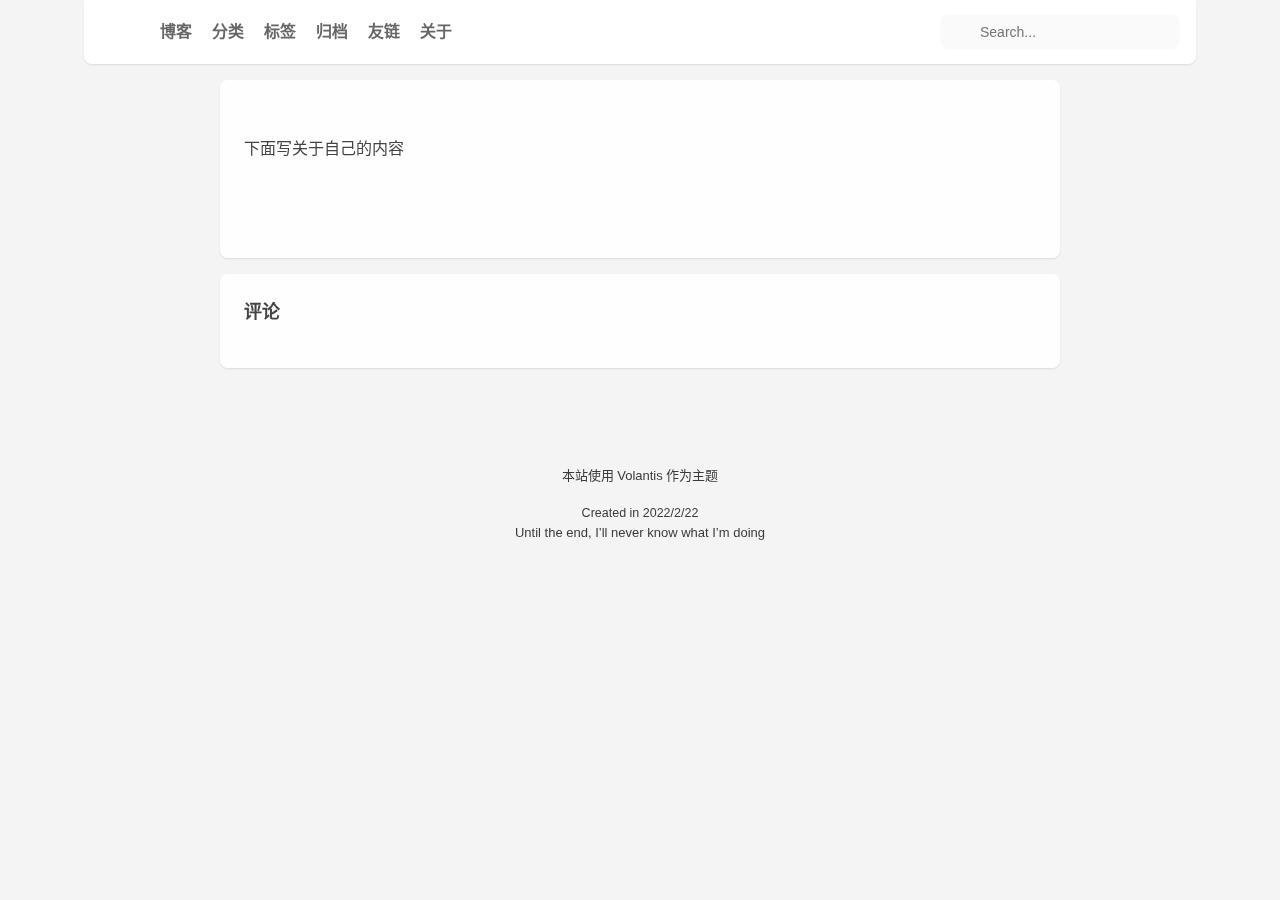
<file: about/index.html>
<!DOCTYPE html>
<html lang="zh-CN">
    <head hexo-theme='https://github.com/volantis-x/hexo-theme-volantis/tree/5.0.0-alpha.111'>
  <meta name="generator" content="Hexo 6.2.0">
  <meta name="Volantis" content="5.0.0-alpha.111">
  <meta charset="utf-8">
  <!-- SEO相关 -->
  
  <link rel="canonical" href="http://example.com/about/"/>
  <!-- 渲染优化 -->
    <meta http-equiv='x-dns-prefetch-control' content='on' />
      <link rel='dns-prefetch' href='https://npm.elemecdn.com'>
      <link rel="preconnect" href="https://npm.elemecdn.com" crossorigin>
  <meta name="renderer" content="webkit">
  <meta name="force-rendering" content="webkit">
  <meta http-equiv="X-UA-Compatible" content="IE=Edge,chrome=1">
    <meta http-equiv="Content-Security-Policy" content=" default-src 'self' https:; block-all-mixed-content; base-uri 'self' https:; form-action 'self' https:; worker-src 'self' https:; connect-src 'self' https: *; img-src 'self' data: https: *; media-src 'self' https: *; font-src 'self' data: https: *; frame-src 'self' https: *; manifest-src 'self' https: *; child-src https:; script-src 'self' https: 'unsafe-inline' *; style-src 'self' https: 'unsafe-inline' *; ">
  <meta name="HandheldFriendly" content="True" >
  <meta name="apple-mobile-web-app-capable" content="yes">
  <meta name="viewport" content="width=device-width, initial-scale=1, maximum-scale=5">
  <meta content="black-translucent" name="apple-mobile-web-app-status-bar-style">
  <meta content="telephone=no" name="format-detection">
  <!-- import head_begin begin -->
  <!-- import head_begin end -->
  <!-- Custom Files headBegin begin-->
  
  <!-- Custom Files headBegin end-->
    <link rel="shortcut icon" type='image/x-icon' href="/img/test2.png">
  <link rel="preload" href="/css/style.6a5bc6eb.css" as="style">
  <link rel="preload" href="https://npm.elemecdn.com/volantis-static@0.0.1649552113628/media/fonts/VarelaRound/VarelaRound-Regular.ttf" as="font" type="font/ttf" crossorigin="anonymous">
<link rel="preload" href="https://npm.elemecdn.com/volantis-static@0.0.1649552113628/media/fonts/UbuntuMono/UbuntuMono-Regular.ttf" as="font" type="font/ttf" crossorigin="anonymous">

  <!-- feed -->
  <!-- 页面元数据 -->
  <title>关于 - UnwillingForget Blog</title>
  <meta name="keywords" content="null">
  <meta desc name="description" content="这是我的hexo博客 - UnwillingForget - UnwillingForget Blog">
  
<meta property="og:type" content="website">
<meta property="og:title" content="UnwillingForget Blog">
<meta property="og:url" content="http://example.com/about/index.html">
<meta property="og:site_name" content="UnwillingForget Blog">
<meta property="og:description" content="下面写关于自己的内容">
<meta property="og:locale" content="zh_CN">
<meta property="og:image" content="https://npm.elemecdn.com/volantis-static@0.0.1649552113628/media/org.volantis/blog/favicon/android-chrome-192x192.png">
<meta property="article:published_time" content="2022-05-14T09:31:31.723Z">
<meta property="article:modified_time" content="2022-04-27T06:06:54.942Z">
<meta property="article:author" content="UnwillingForget">
<meta name="twitter:card" content="summary">
<meta name="twitter:image" content="https://npm.elemecdn.com/volantis-static@0.0.1649552113628/media/org.volantis/blog/favicon/android-chrome-192x192.png">
  <style>
    /* 首屏样式 */
    #safearea {
  display: none;
}
/*
  * Workaround for Chrome bug, part 1
  * Chunk rendering for all but the first article.
  * /layout/_partial/scripts/content-visibility-scroll-fix.ejs
*/
.post-story + .post-story {
  content-visibility: auto;
  contain-intrinsic-size: 10px 500px;
}
:root {
  --color-site-body: #f4f4f4;
  --color-site-bg: #f4f4f4;
  --color-site-inner: #fff;
  --color-site-footer: #3a3a3a;
  --color-card: #fff;
  --color-text: #444;
  --color-block: #f6f6f6;
  --color-inlinecode: #c74f00;
  --color-codeblock: #fff7ea;
  --color-h1: #3a3a3a;
  --color-h2: #3a3a3a;
  --color-h3: #333;
  --color-h4: #444;
  --color-h5: #555;
  --color-h6: #666;
  --color-p: #444;
  --color-list: #666;
  --color-list-hl: #30ad91;
  --color-meta: #888;
  --color-read-bkg: #e0d8c8;
  --color-read-post: #f8f1e2;
}
* {
  box-sizing: border-box;
  -webkit-box-sizing: border-box;
  -moz-box-sizing: border-box;
  outline: none;
  margin: 0;
  padding: 0;
}
*::-webkit-scrollbar {
  height: 4px;
  width: 4px;
}
*::-webkit-scrollbar-track-piece {
  background: transparent;
}
*::-webkit-scrollbar-thumb {
  background: #3dd9b6;
  cursor: pointer;
  border-radius: 2px;
  -webkit-border-radius: 2px;
}
*::-webkit-scrollbar-thumb:hover {
  background: #ff5722;
}
html {
  color: var(--color-text);
  width: 100%;
  height: 100%;
  font-family: UbuntuMono, "Varela Round", "PingFang SC", "Microsoft YaHei", Helvetica, Arial, Menlo, Monaco, monospace, sans-serif;
  font-size: 16px;
}
html >::-webkit-scrollbar {
  height: 4px;
  width: 4px;
}
html >::-webkit-scrollbar-track-piece {
  background: transparent;
}
html >::-webkit-scrollbar-thumb {
  background: #3dd9b6;
  cursor: pointer;
  border-radius: 2px;
  -webkit-border-radius: 2px;
}
html >::-webkit-scrollbar-thumb:hover {
  background: #ff5722;
}
body {
  background-color: var(--color-site-body);
  text-rendering: optimizelegibility;
  -webkit-tap-highlight-color: rgba(0,0,0,0);
  line-height: 1.6;
  -webkit-text-size-adjust: 100%;
  -ms-text-size-adjust: 100%;
}
body.modal-active {
  overflow: hidden;
}
@media screen and (max-width: 680px) {
  body.modal-active {
    position: fixed;
    top: 0;
    right: 0;
    bottom: 0;
    left: 0;
  }
}
a {
  color: #2092ec;
  cursor: pointer;
  text-decoration: none;
  transition: all 0.28s ease;
  -webkit-transition: all 0.28s ease;
  -khtml-transition: all 0.28s ease;
  -moz-transition: all 0.28s ease;
  -o-transition: all 0.28s ease;
  -ms-transition: all 0.28s ease;
}
a:hover {
  color: #ff5722;
}
a:active,
a:hover {
  outline: 0;
}
ul,
ol {
  padding-left: 0;
}
ul li,
ol li {
  list-style: none;
}
header {
  display: -webkit-box /* OLD - iOS 6-, Safari 3.1-6 */;
  display: -moz-box /* OLD - Firefox 19- (buggy but mostly works) */;
  display: block;
}
img {
  border: 0;
  background: none;
  max-width: 100%;
}
svg:not(:root) {
  overflow: hidden;
}
hr {
  -moz-box-sizing: content-box;
  box-sizing: content-box;
  -webkit-box-sizing: content-box;
  -moz-box-sizing: content-box;
  height: 0;
  border: 0;
  border-radius: 1px;
  -webkit-border-radius: 1px;
  border-bottom: 1px solid rgba(68,68,68,0.1);
}
button,
input {
  color: inherit;
  font: inherit;
  margin: 0;
}
button {
  overflow: visible;
  text-transform: none;
  -webkit-appearance: button;
  cursor: pointer;
}
@supports (backdrop-filter: blur(20px)) {
  .blur {
    background: rgba(255,255,255,0.9) !important;
    backdrop-filter: saturate(200%) blur(20px);
  }
}
.shadow {
  box-shadow: 0 1px 2px 0px rgba(0,0,0,0.1);
  -webkit-box-shadow: 0 1px 2px 0px rgba(0,0,0,0.1);
}
.shadow.floatable {
  transition: all 0.28s ease;
  -webkit-transition: all 0.28s ease;
  -khtml-transition: all 0.28s ease;
  -moz-transition: all 0.28s ease;
  -o-transition: all 0.28s ease;
  -ms-transition: all 0.28s ease;
}
.shadow.floatable:hover {
  box-shadow: 0 2px 4px 0px rgba(0,0,0,0.1), 0 4px 8px 0px rgba(0,0,0,0.1), 0 8px 16px 0px rgba(0,0,0,0.1);
  -webkit-box-shadow: 0 2px 4px 0px rgba(0,0,0,0.1), 0 4px 8px 0px rgba(0,0,0,0.1), 0 8px 16px 0px rgba(0,0,0,0.1);
}
#l_cover {
  min-height: 64px;
}
.cover-wrapper {
  top: 0;
  left: 0;
  max-width: 100%;
  height: 100vh;
  display: -webkit-box /* OLD - iOS 6-, Safari 3.1-6 */;
  display: -moz-box /* OLD - Firefox 19- (buggy but mostly works) */;
  display: -ms-flexbox /* TWEENER - IE 10 */;
  display: -webkit-flex /* NEW - Chrome */;
  display: flex /* NEW, Spec - Opera 12.1, Firefox 20+ */;
  display: flex;
  flex-wrap: nowrap;
  -webkit-flex-wrap: nowrap;
  -khtml-flex-wrap: nowrap;
  -moz-flex-wrap: nowrap;
  -o-flex-wrap: nowrap;
  -ms-flex-wrap: nowrap;
  -webkit-box-direction: normal;
  -moz-box-direction: normal;
  -webkit-box-orient: vertical;
  -moz-box-orient: vertical;
  -webkit-flex-direction: column;
  -ms-flex-direction: column;
  flex-direction: column;
  align-items: center;
  align-self: center;
  align-content: center;
  color: var(--color-site-inner);
  padding: 0 16px;
  user-select: none;
  -webkit-user-select: none;
  -moz-user-select: none;
  -ms-user-select: none;
  position: relative;
  overflow: hidden;
  margin-bottom: -100px;
}
.cover-wrapper .cover-body {
  z-index: 1;
  position: relative;
  width: 100%;
  height: 100%;
}
.cover-wrapper#full {
  height: calc(100vh + 100px);
  padding-bottom: 100px;
}
.cover-wrapper#half {
  max-height: 640px;
  min-height: 400px;
  height: calc(36vh - 64px + 200px);
}
.cover-wrapper #scroll-down {
  width: 100%;
  height: 64px;
  position: absolute;
  bottom: 100px;
  text-align: center;
  cursor: pointer;
}
.cover-wrapper #scroll-down .scroll-down-effects {
  color: #fff;
  font-size: 24px;
  line-height: 64px;
  position: absolute;
  width: 24px;
  left: calc(50% - 12px);
  text-shadow: 0 1px 2px rgba(0,0,0,0.1);
  animation: scroll-down-effect 1.5s infinite;
  -webkit-animation: scroll-down-effect 1.5s infinite;
  -khtml-animation: scroll-down-effect 1.5s infinite;
  -moz-animation: scroll-down-effect 1.5s infinite;
  -o-animation: scroll-down-effect 1.5s infinite;
  -ms-animation: scroll-down-effect 1.5s infinite;
}
@-moz-keyframes scroll-down-effect {
  0% {
    top: 0;
    opacity: 1;
    -webkit-opacity: 1;
    -moz-opacity: 1;
  }
  50% {
    top: -16px;
    opacity: 0.4;
    -webkit-opacity: 0.4;
    -moz-opacity: 0.4;
  }
  100% {
    top: 0;
    opacity: 1;
    -webkit-opacity: 1;
    -moz-opacity: 1;
  }
}
@-webkit-keyframes scroll-down-effect {
  0% {
    top: 0;
    opacity: 1;
    -webkit-opacity: 1;
    -moz-opacity: 1;
  }
  50% {
    top: -16px;
    opacity: 0.4;
    -webkit-opacity: 0.4;
    -moz-opacity: 0.4;
  }
  100% {
    top: 0;
    opacity: 1;
    -webkit-opacity: 1;
    -moz-opacity: 1;
  }
}
@-o-keyframes scroll-down-effect {
  0% {
    top: 0;
    opacity: 1;
    -webkit-opacity: 1;
    -moz-opacity: 1;
  }
  50% {
    top: -16px;
    opacity: 0.4;
    -webkit-opacity: 0.4;
    -moz-opacity: 0.4;
  }
  100% {
    top: 0;
    opacity: 1;
    -webkit-opacity: 1;
    -moz-opacity: 1;
  }
}
@keyframes scroll-down-effect {
  0% {
    top: 0;
    opacity: 1;
    -webkit-opacity: 1;
    -moz-opacity: 1;
  }
  50% {
    top: -16px;
    opacity: 0.4;
    -webkit-opacity: 0.4;
    -moz-opacity: 0.4;
  }
  100% {
    top: 0;
    opacity: 1;
    -webkit-opacity: 1;
    -moz-opacity: 1;
  }
}
.cover-wrapper .cover-body {
  margin-top: 64px;
  margin-bottom: 100px;
}
.cover-wrapper .cover-body,
.cover-wrapper .cover-body .top,
.cover-wrapper .cover-body .bottom {
  display: -webkit-box /* OLD - iOS 6-, Safari 3.1-6 */;
  display: -moz-box /* OLD - Firefox 19- (buggy but mostly works) */;
  display: -ms-flexbox /* TWEENER - IE 10 */;
  display: -webkit-flex /* NEW - Chrome */;
  display: flex /* NEW, Spec - Opera 12.1, Firefox 20+ */;
  display: flex;
  -webkit-box-direction: normal;
  -moz-box-direction: normal;
  -webkit-box-orient: vertical;
  -moz-box-orient: vertical;
  -webkit-flex-direction: column;
  -ms-flex-direction: column;
  flex-direction: column;
  align-items: center;
  justify-content: center;
  -webkit-justify-content: center;
  -khtml-justify-content: center;
  -moz-justify-content: center;
  -o-justify-content: center;
  -ms-justify-content: center;
  max-width: 100%;
}
.cover-wrapper .cover-body .bottom {
  margin-top: 32px;
}
.cover-wrapper .cover-body .title {
  font-family: "Varela Round", "PingFang SC", "Microsoft YaHei", Helvetica, Arial, Helvetica, monospace;
  font-size: 3.125rem;
  line-height: 1.2;
  text-shadow: 0 1px 2px rgba(0,0,0,0.1);
}
.cover-wrapper .cover-body .subtitle {
  font-size: 20px;
}
.cover-wrapper .cover-body .logo {
  max-height: 120px;
  max-width: calc(100% - 4 * 16px);
}
@media screen and (min-height: 1024px) {
  .cover-wrapper .cover-body .title {
    font-size: 3rem;
  }
  .cover-wrapper .cover-body .subtitle {
    font-size: 1.05rem;
  }
  .cover-wrapper .cover-body .logo {
    max-height: 150px;
  }
}
.cover-wrapper .cover-body .m_search {
  position: relative;
  max-width: calc(100% - 16px);
  width: 320px;
  vertical-align: middle;
}
.cover-wrapper .cover-body .m_search .form {
  position: relative;
  display: -webkit-box /* OLD - iOS 6-, Safari 3.1-6 */;
  display: -moz-box /* OLD - Firefox 19- (buggy but mostly works) */;
  display: block;
  width: 100%;
}
.cover-wrapper .cover-body .m_search .icon,
.cover-wrapper .cover-body .m_search .input {
  transition: all 0.28s ease;
  -webkit-transition: all 0.28s ease;
  -khtml-transition: all 0.28s ease;
  -moz-transition: all 0.28s ease;
  -o-transition: all 0.28s ease;
  -ms-transition: all 0.28s ease;
}
.cover-wrapper .cover-body .m_search .icon {
  position: absolute;
  display: -webkit-box /* OLD - iOS 6-, Safari 3.1-6 */;
  display: -moz-box /* OLD - Firefox 19- (buggy but mostly works) */;
  display: block;
  line-height: 2.5rem;
  width: 32px;
  top: 0;
  left: 5px;
  color: rgba(68,68,68,0.75);
}
.cover-wrapper .cover-body .m_search .input {
  display: -webkit-box /* OLD - iOS 6-, Safari 3.1-6 */;
  display: -moz-box /* OLD - Firefox 19- (buggy but mostly works) */;
  display: block;
  height: 2.5rem;
  width: 100%;
  box-shadow: none;
  -webkit-box-shadow: none;
  box-sizing: border-box;
  -webkit-box-sizing: border-box;
  -moz-box-sizing: border-box;
  font-size: 0.875rem;
  -webkit-appearance: none;
  padding-left: 36px;
  border-radius: 1.4rem;
  -webkit-border-radius: 1.4rem;
  background: rgba(255,255,255,0.6);
  backdrop-filter: blur(10px);
  border: none;
  color: var(--color-text);
}
@media screen and (max-width: 500px) {
  .cover-wrapper .cover-body .m_search .input {
    padding-left: 36px;
  }
}
.cover-wrapper .cover-body .m_search .input:hover {
  background: rgba(255,255,255,0.8);
}
.cover-wrapper .cover-body .m_search .input:focus {
  background: #fff;
}
.cover-wrapper .list-h {
  display: -webkit-box /* OLD - iOS 6-, Safari 3.1-6 */;
  display: -moz-box /* OLD - Firefox 19- (buggy but mostly works) */;
  display: -ms-flexbox /* TWEENER - IE 10 */;
  display: -webkit-flex /* NEW - Chrome */;
  display: flex /* NEW, Spec - Opera 12.1, Firefox 20+ */;
  display: flex;
  -webkit-box-direction: normal;
  -moz-box-direction: normal;
  -webkit-box-orient: horizontal;
  -moz-box-orient: horizontal;
  -webkit-flex-direction: row;
  -ms-flex-direction: row;
  flex-direction: row;
  flex-wrap: wrap;
  -webkit-flex-wrap: wrap;
  -khtml-flex-wrap: wrap;
  -moz-flex-wrap: wrap;
  -o-flex-wrap: wrap;
  -ms-flex-wrap: wrap;
  align-items: stretch;
  border-radius: 4px;
  -webkit-border-radius: 4px;
  user-select: none;
  -webkit-user-select: none;
  -moz-user-select: none;
  -ms-user-select: none;
}
.cover-wrapper .list-h a {
  -webkit-box-flex: 1;
  -moz-box-flex: 1;
  -webkit-flex: 1 0;
  -ms-flex: 1 0;
  flex: 1 0;
  display: -webkit-box /* OLD - iOS 6-, Safari 3.1-6 */;
  display: -moz-box /* OLD - Firefox 19- (buggy but mostly works) */;
  display: -ms-flexbox /* TWEENER - IE 10 */;
  display: -webkit-flex /* NEW - Chrome */;
  display: flex /* NEW, Spec - Opera 12.1, Firefox 20+ */;
  display: flex;
  font-weight: 600;
}
.cover-wrapper .list-h a img {
  display: -webkit-box /* OLD - iOS 6-, Safari 3.1-6 */;
  display: -moz-box /* OLD - Firefox 19- (buggy but mostly works) */;
  display: block;
  border-radius: 2px;
  -webkit-border-radius: 2px;
  margin: 4px;
  min-width: 40px;
  max-width: 44px;
}
@media screen and (max-width: 768px) {
  .cover-wrapper .list-h a img {
    min-width: 36px;
    max-width: 40px;
  }
}
@media screen and (max-width: 500px) {
  .cover-wrapper .list-h a img {
    margin: 2px 4px;
    min-width: 32px;
    max-width: 36px;
  }
}
@media screen and (max-width: 375px) {
  .cover-wrapper .list-h a img {
    min-width: 28px;
    max-width: 32px;
  }
}
.cover-wrapper {
  max-width: 100%;
}
.cover-wrapper.search .bottom .menu {
  margin-top: 16px;
}
.cover-wrapper.search .bottom .menu .list-h a {
  white-space: nowrap;
  -webkit-box-direction: normal;
  -moz-box-direction: normal;
  -webkit-box-orient: horizontal;
  -moz-box-orient: horizontal;
  -webkit-flex-direction: row;
  -ms-flex-direction: row;
  flex-direction: row;
  align-items: baseline;
  padding: 2px;
  margin: 4px;
  color: var(--color-site-inner);
  opacity: 0.75;
  -webkit-opacity: 0.75;
  -moz-opacity: 0.75;
  text-shadow: 0 1px 2px rgba(0,0,0,0.05);
  border-bottom: 2px solid transparent;
}
.cover-wrapper.search .bottom .menu .list-h a i {
  margin-right: 4px;
}
.cover-wrapper.search .bottom .menu .list-h a p {
  font-size: 0.9375rem;
}
.cover-wrapper.search .bottom .menu .list-h a:hover,
.cover-wrapper.search .bottom .menu .list-h a.active,
.cover-wrapper.search .bottom .menu .list-h a:active {
  opacity: 1;
  -webkit-opacity: 1;
  -moz-opacity: 1;
  border-bottom: 2px solid var(--color-site-inner);
}
.cover-wrapper.dock .menu,
.cover-wrapper.featured .menu,
.cover-wrapper.focus .menu {
  border-radius: 6px;
  -webkit-border-radius: 6px;
}
.cover-wrapper.dock .menu .list-h a,
.cover-wrapper.featured .menu .list-h a,
.cover-wrapper.focus .menu .list-h a {
  -webkit-box-direction: normal;
  -moz-box-direction: normal;
  -webkit-box-orient: vertical;
  -moz-box-orient: vertical;
  -webkit-flex-direction: column;
  -ms-flex-direction: column;
  flex-direction: column;
  align-items: center;
  padding: 12px;
  line-height: 24px;
  border-radius: 4px;
  -webkit-border-radius: 4px;
  border-bottom: none;
  text-align: center;
  align-content: flex-end;
  color: rgba(68,68,68,0.7);
  font-size: 1.5rem;
}
@media screen and (max-width: 500px) {
  .cover-wrapper.dock .menu .list-h a,
  .cover-wrapper.featured .menu .list-h a,
  .cover-wrapper.focus .menu .list-h a {
    padding: 12px 8px;
  }
}
.cover-wrapper.dock .menu .list-h a i,
.cover-wrapper.featured .menu .list-h a i,
.cover-wrapper.focus .menu .list-h a i {
  margin: 8px;
}
.cover-wrapper.dock .menu .list-h a p,
.cover-wrapper.featured .menu .list-h a p,
.cover-wrapper.focus .menu .list-h a p {
  font-size: 0.875rem;
}
.cover-wrapper.dock .menu .list-h a.active,
.cover-wrapper.featured .menu .list-h a.active,
.cover-wrapper.focus .menu .list-h a.active {
  background: var(--color-card);
  backdrop-filter: none;
}
.cover-wrapper.dock .menu .list-h a.active i,
.cover-wrapper.featured .menu .list-h a.active i,
.cover-wrapper.focus .menu .list-h a.active i,
.cover-wrapper.dock .menu .list-h a.active i+p,
.cover-wrapper.featured .menu .list-h a.active i+p,
.cover-wrapper.focus .menu .list-h a.active i+p {
  color: #3dd9b6;
}
.cover-wrapper.dock .menu .list-h a.active img+p,
.cover-wrapper.featured .menu .list-h a.active img+p,
.cover-wrapper.focus .menu .list-h a.active img+p {
  color: var(--color-text);
}
.cover-wrapper.dock .menu .list-h a:hover,
.cover-wrapper.featured .menu .list-h a:hover,
.cover-wrapper.focus .menu .list-h a:hover {
  background: var(--color-card);
}
.cover-wrapper.featured .menu .list-h {
  margin: -2px;
}
.cover-wrapper.featured .menu .list-h a {
  margin: 2px;
  background: rgba(255,255,255,0.5);
}
@supports (backdrop-filter: blur(20px)) {
  .cover-wrapper.featured .menu .list-h a {
    background: rgba(255,255,255,0.5);
    backdrop-filter: saturate(200%) blur(20px);
  }
}
.cover-wrapper #parallax-window {
  position: absolute;
  width: 100%;
  height: 100%;
  background: transparent;
}
.parallax-mirror {
  animation-delay: 0s;
  animation-duration: 0.5s;
  animation-fill-mode: forwards;
  animation-timing-function: ease-out;
  animation-name: fadeIn;
}
@-moz-keyframes fadeIn {
  0% {
    opacity: 0;
    -webkit-opacity: 0;
    -moz-opacity: 0;
    filter: blur(12px);
  }
  100% {
    opacity: 1;
    -webkit-opacity: 1;
    -moz-opacity: 1;
  }
}
@-webkit-keyframes fadeIn {
  0% {
    opacity: 0;
    -webkit-opacity: 0;
    -moz-opacity: 0;
    filter: blur(12px);
  }
  100% {
    opacity: 1;
    -webkit-opacity: 1;
    -moz-opacity: 1;
  }
}
@-o-keyframes fadeIn {
  0% {
    opacity: 0;
    -webkit-opacity: 0;
    -moz-opacity: 0;
    filter: blur(12px);
  }
  100% {
    opacity: 1;
    -webkit-opacity: 1;
    -moz-opacity: 1;
  }
}
@keyframes fadeIn {
  0% {
    opacity: 0;
    -webkit-opacity: 0;
    -moz-opacity: 0;
    filter: blur(12px);
  }
  100% {
    opacity: 1;
    -webkit-opacity: 1;
    -moz-opacity: 1;
  }
}
@media (prefers-color-scheme: dark) {
  :root {
    --color-mode: 'dark';
  }
  :root:not([color-scheme]) {
    --color-site-body: #121212;
    --color-read-bkg: #1f1f1f;
    --color-read-post: #262626;
    --color-site-bg: #1f1f1f;
    --color-site-inner: rgba(238,238,238,0.871);
    --color-site-footer: rgba(170,170,170,0.871);
    --color-card: #262626;
    --color-text: rgba(238,238,238,0.871);
    --color-block: #434343;
    --color-codeblock: #1f1f1f;
    --color-inlinecode: #d56d28;
    --color-h1: rgba(255,255,255,0.871);
    --color-h2: rgba(255,255,255,0.871);
    --color-h3: rgba(255,255,255,0.6);
    --color-h4: rgba(255,255,255,0.6);
    --color-h5: rgba(255,255,255,0.6);
    --color-h6: rgba(255,255,255,0.6);
    --color-p: rgba(217,217,217,0.871);
    --color-list: rgba(217,217,217,0.871);
    --color-list-hl: #63e0c4;
    --color-meta: rgba(191,191,191,0.871);
    --color-link: rgba(191,191,191,0.871);
  }
  :root:not([color-scheme]) img {
    filter: brightness(70%) !important;
  }
  :root:not([color-scheme]) .blur {
    background: rgba(31,31,31,0.9) !important;
  }
  :root:not([color-scheme]) .white-box.blur {
    background: rgba(38,38,38,0.9) !important;
  }
  :root:not([color-scheme]) .nav-main .u-search-input {
    background: var(--color-card) !important;
  }
  :root:not([color-scheme]) #l_main .article .prev-next>a {
    background: var(--color-block) !important;
  }
  :root:not([color-scheme]) #l_main .article .prev-next>a:hover {
    background: var(--color-site-bg) !important;
  }
  :root:not([color-scheme]) .article blockquote {
    background: var(--color-block) !important;
  }
  :root:not([color-scheme]) .article-title a {
    color: var(--color-h1) !important;
  }
  :root:not([color-scheme]) details>summary {
    color: var(--color-p) !important;
    background: var(--color-site-bg) !important;
  }
  :root:not([color-scheme]) details {
    border: 1px solid var(--color-site-bg) !important;
    background: var(--color-site-bg) !important;
  }
  :root:not([color-scheme]) #u-search .modal,
  :root:not([color-scheme]) #u-search .modal-header,
  :root:not([color-scheme]) #u-search .modal-body {
    background: var(--color-card) !important;
  }
  :root:not([color-scheme]) #u-search .modal-body .modal-results .result:hover {
    background: var(--color-block) !important;
  }
  :root:not([color-scheme]) .u-search-input:hover {
    background: var(--color-block) !important;
  }
  :root:not([color-scheme]) .u-search-input:focus {
    background: var(--color-site-body) !important;
  }
}
[color-scheme='dark'] {
  --color-site-body: #121212;
  --color-read-bkg: #1f1f1f;
  --color-read-post: #262626;
  --color-site-bg: #1f1f1f;
  --color-site-inner: rgba(238,238,238,0.871);
  --color-site-footer: rgba(170,170,170,0.871);
  --color-card: #262626;
  --color-text: rgba(238,238,238,0.871);
  --color-block: #434343;
  --color-codeblock: #1f1f1f;
  --color-inlinecode: #d56d28;
  --color-h1: rgba(255,255,255,0.871);
  --color-h2: rgba(255,255,255,0.871);
  --color-h3: rgba(255,255,255,0.6);
  --color-h4: rgba(255,255,255,0.6);
  --color-h5: rgba(255,255,255,0.6);
  --color-h6: rgba(255,255,255,0.6);
  --color-p: rgba(217,217,217,0.871);
  --color-list: rgba(217,217,217,0.871);
  --color-list-hl: #63e0c4;
  --color-meta: rgba(191,191,191,0.871);
  --color-link: rgba(191,191,191,0.871);
}
[color-scheme='dark'] img {
  filter: brightness(70%) !important;
}
[color-scheme='dark'] .blur {
  background: rgba(31,31,31,0.9) !important;
}
[color-scheme='dark'] .white-box.blur {
  background: rgba(38,38,38,0.9) !important;
}
[color-scheme='dark'] .nav-main .u-search-input {
  background: var(--color-card) !important;
}
[color-scheme='dark'] #l_main .article .prev-next>a {
  background: var(--color-block) !important;
}
[color-scheme='dark'] #l_main .article .prev-next>a:hover {
  background: var(--color-site-bg) !important;
}
[color-scheme='dark'] .article blockquote {
  background: var(--color-block) !important;
}
[color-scheme='dark'] .article-title a {
  color: var(--color-h1) !important;
}
[color-scheme='dark'] details>summary {
  color: var(--color-p) !important;
  background: var(--color-site-bg) !important;
}
[color-scheme='dark'] details {
  border: 1px solid var(--color-site-bg) !important;
  background: var(--color-site-bg) !important;
}
[color-scheme='dark'] #u-search .modal,
[color-scheme='dark'] #u-search .modal-header,
[color-scheme='dark'] #u-search .modal-body {
  background: var(--color-card) !important;
}
[color-scheme='dark'] #u-search .modal-body .modal-results .result:hover {
  background: var(--color-block) !important;
}
[color-scheme='dark'] .u-search-input:hover {
  background: var(--color-block) !important;
}
[color-scheme='dark'] .u-search-input:focus {
  background: var(--color-site-body) !important;
}
@media screen and (max-width: 500px) {
  [color-scheme='dark'] .l_header .m_search {
    background: var(--color-site-bg) !important;
  }
}
@font-face {
  font-family: 'UbuntuMono';
  src: url("https://npm.elemecdn.com/volantis-static@0.0.1649552113628/media/fonts/UbuntuMono/UbuntuMono-Regular.ttf");
  font-weight: 'normal';
  font-style: 'normal';
  font-display: swap;
}
@font-face {
  font-family: 'Varela Round';
  src: url("https://npm.elemecdn.com/volantis-static@0.0.1649552113628/media/fonts/VarelaRound/VarelaRound-Regular.ttf");
  font-weight: 'normal';
  font-style: 'normal';
  font-display: swap;
}
.l_header {
  position: fixed;
  z-index: 1000;
  top: 0;
  width: 100%;
  height: 64px;
  background: var(--color-card);
  box-shadow: 0 1px 2px 0px rgba(0,0,0,0.1);
  -webkit-box-shadow: 0 1px 2px 0px rgba(0,0,0,0.1);
}
.l_header.auto {
  transition: opacity 0.4s ease;
  -webkit-transition: opacity 0.4s ease;
  -khtml-transition: opacity 0.4s ease;
  -moz-transition: opacity 0.4s ease;
  -o-transition: opacity 0.4s ease;
  -ms-transition: opacity 0.4s ease;
  visibility: hidden;
}
.l_header.auto.show {
  opacity: 1 !important;
  -webkit-opacity: 1 !important;
  -moz-opacity: 1 !important;
  visibility: visible;
}
.l_header .container {
  margin-left: 16px;
  margin-right: 16px;
}
.l_header #wrapper {
  height: 100%;
  user-select: none;
  -webkit-user-select: none;
  -moz-user-select: none;
  -ms-user-select: none;
}
.l_header #wrapper .nav-main,
.l_header #wrapper .nav-sub {
  display: -webkit-box /* OLD - iOS 6-, Safari 3.1-6 */;
  display: -moz-box /* OLD - Firefox 19- (buggy but mostly works) */;
  display: -ms-flexbox /* TWEENER - IE 10 */;
  display: -webkit-flex /* NEW - Chrome */;
  display: flex /* NEW, Spec - Opera 12.1, Firefox 20+ */;
  display: flex;
  flex-wrap: nowrap;
  -webkit-flex-wrap: nowrap;
  -khtml-flex-wrap: nowrap;
  -moz-flex-wrap: nowrap;
  -o-flex-wrap: nowrap;
  -ms-flex-wrap: nowrap;
  justify-content: space-between;
  -webkit-justify-content: space-between;
  -khtml-justify-content: space-between;
  -moz-justify-content: space-between;
  -o-justify-content: space-between;
  -ms-justify-content: space-between;
  align-items: center;
}
.l_header #wrapper .nav-main {
  transition: all 0.28s ease;
  -webkit-transition: all 0.28s ease;
  -khtml-transition: all 0.28s ease;
  -moz-transition: all 0.28s ease;
  -o-transition: all 0.28s ease;
  -ms-transition: all 0.28s ease;
}
.l_header #wrapper.sub .nav-main {
  transform: translateY(-64px);
  -webkit-transform: translateY(-64px);
  -khtml-transform: translateY(-64px);
  -moz-transform: translateY(-64px);
  -o-transform: translateY(-64px);
  -ms-transform: translateY(-64px);
}
.l_header #wrapper .nav-sub {
  transition: all 0.28s ease;
  -webkit-transition: all 0.28s ease;
  -khtml-transition: all 0.28s ease;
  -moz-transition: all 0.28s ease;
  -o-transition: all 0.28s ease;
  -ms-transition: all 0.28s ease;
  opacity: 0;
  -webkit-opacity: 0;
  -moz-opacity: 0;
  height: 64px;
  width: calc(100% - 2 * 16px);
  position: absolute;
}
.l_header #wrapper .nav-sub ::-webkit-scrollbar {
  display: -webkit-box /* OLD - iOS 6-, Safari 3.1-6 */;
  display: -moz-box /* OLD - Firefox 19- (buggy but mostly works) */;
  display: none;
}
@media screen and (min-width: 2048px) {
  .l_header #wrapper .nav-sub {
    max-width: 55vw;
    margin: auto;
  }
}
.l_header #wrapper.sub .nav-sub {
  opacity: 1;
  -webkit-opacity: 1;
  -moz-opacity: 1;
}
.l_header #wrapper .title {
  position: relative;
  color: var(--color-text);
  padding-left: 24px;
  max-height: 64px;
}
.l_header #wrapper .nav-main .title {
  white-space: nowrap;
  overflow: hidden;
  text-overflow: ellipsis;
  flex-shrink: 0;
  line-height: 64px;
  padding: 0 24px;
  font-size: 1.25rem;
  font-family: "Varela Round", "PingFang SC", "Microsoft YaHei", Helvetica, Arial, Helvetica, monospace;
}
.l_header #wrapper .nav-main .title img {
  height: 64px;
}
.l_header .nav-sub {
  max-width: 1080px;
  margin: auto;
}
.l_header .nav-sub .title {
  font-weight: bold;
  font-family: UbuntuMono, "Varela Round", "PingFang SC", "Microsoft YaHei", Helvetica, Arial, Menlo, Monaco, monospace, sans-serif;
  line-height: 1.2;
  max-height: 64px;
  white-space: normal;
  flex-shrink: 1;
}
.l_header .switcher {
  display: -webkit-box /* OLD - iOS 6-, Safari 3.1-6 */;
  display: -moz-box /* OLD - Firefox 19- (buggy but mostly works) */;
  display: none;
  line-height: 64px;
  align-items: center;
}
.l_header .switcher .s-toc {
  display: -webkit-box /* OLD - iOS 6-, Safari 3.1-6 */;
  display: -moz-box /* OLD - Firefox 19- (buggy but mostly works) */;
  display: none;
}
@media screen and (max-width: 768px) {
  .l_header .switcher .s-toc {
    display: -webkit-box /* OLD - iOS 6-, Safari 3.1-6 */;
    display: -moz-box /* OLD - Firefox 19- (buggy but mostly works) */;
    display: -ms-flexbox /* TWEENER - IE 10 */;
    display: -webkit-flex /* NEW - Chrome */;
    display: flex /* NEW, Spec - Opera 12.1, Firefox 20+ */;
    display: flex;
  }
}
.l_header .switcher >li {
  height: 48px;
  transition: all 0.28s ease;
  -webkit-transition: all 0.28s ease;
  -khtml-transition: all 0.28s ease;
  -moz-transition: all 0.28s ease;
  -o-transition: all 0.28s ease;
  -ms-transition: all 0.28s ease;
  margin: 2px;
}
@media screen and (max-width: 500px) {
  .l_header .switcher >li {
    margin: 0 1px;
    height: 48px;
  }
}
.l_header .switcher >li >a {
  display: -webkit-box /* OLD - iOS 6-, Safari 3.1-6 */;
  display: -moz-box /* OLD - Firefox 19- (buggy but mostly works) */;
  display: -ms-flexbox /* TWEENER - IE 10 */;
  display: -webkit-flex /* NEW - Chrome */;
  display: flex /* NEW, Spec - Opera 12.1, Firefox 20+ */;
  display: flex;
  justify-content: center;
  -webkit-justify-content: center;
  -khtml-justify-content: center;
  -moz-justify-content: center;
  -o-justify-content: center;
  -ms-justify-content: center;
  align-items: center;
  width: 48px;
  height: 48px;
  padding: 0.85em 1.1em;
  border-radius: 100px;
  -webkit-border-radius: 100px;
  border: none;
  transition: all 0.28s ease;
  -webkit-transition: all 0.28s ease;
  -khtml-transition: all 0.28s ease;
  -moz-transition: all 0.28s ease;
  -o-transition: all 0.28s ease;
  -ms-transition: all 0.28s ease;
  color: #3dd9b6;
}
.l_header .switcher >li >a:hover {
  border: none;
}
.l_header .switcher >li >a.active,
.l_header .switcher >li >a:active {
  border: none;
  background: var(--color-site-bg);
}
@media screen and (max-width: 500px) {
  .l_header .switcher >li >a {
    width: 36px;
    height: 48px;
  }
}
.l_header .nav-sub .switcher {
  display: -webkit-box /* OLD - iOS 6-, Safari 3.1-6 */;
  display: -moz-box /* OLD - Firefox 19- (buggy but mostly works) */;
  display: -ms-flexbox /* TWEENER - IE 10 */;
  display: -webkit-flex /* NEW - Chrome */;
  display: flex /* NEW, Spec - Opera 12.1, Firefox 20+ */;
  display: flex;
}
.l_header .m_search {
  display: -webkit-box /* OLD - iOS 6-, Safari 3.1-6 */;
  display: -moz-box /* OLD - Firefox 19- (buggy but mostly works) */;
  display: -ms-flexbox /* TWEENER - IE 10 */;
  display: -webkit-flex /* NEW - Chrome */;
  display: flex /* NEW, Spec - Opera 12.1, Firefox 20+ */;
  display: flex;
  height: 64px;
  width: 240px;
  transition: all 0.28s ease;
  -webkit-transition: all 0.28s ease;
  -khtml-transition: all 0.28s ease;
  -moz-transition: all 0.28s ease;
  -o-transition: all 0.28s ease;
  -ms-transition: all 0.28s ease;
}
@media screen and (max-width: 1024px) {
  .l_header .m_search {
    width: 44px;
    min-width: 44px;
  }
  .l_header .m_search input::placeholder {
    opacity: 0;
    -webkit-opacity: 0;
    -moz-opacity: 0;
  }
  .l_header .m_search:hover {
    width: 240px;
  }
  .l_header .m_search:hover input::placeholder {
    opacity: 1;
    -webkit-opacity: 1;
    -moz-opacity: 1;
  }
}
@media screen and (min-width: 500px) {
  .l_header .m_search:hover .input {
    width: 100%;
  }
  .l_header .m_search:hover .input::placeholder {
    opacity: 1;
    -webkit-opacity: 1;
    -moz-opacity: 1;
  }
}
@media screen and (max-width: 500px) {
  .l_header .m_search {
    min-width: 0;
  }
  .l_header .m_search input::placeholder {
    opacity: 1;
    -webkit-opacity: 1;
    -moz-opacity: 1;
  }
}
.l_header .m_search .form {
  position: relative;
  display: -webkit-box /* OLD - iOS 6-, Safari 3.1-6 */;
  display: -moz-box /* OLD - Firefox 19- (buggy but mostly works) */;
  display: -ms-flexbox /* TWEENER - IE 10 */;
  display: -webkit-flex /* NEW - Chrome */;
  display: flex /* NEW, Spec - Opera 12.1, Firefox 20+ */;
  display: flex;
  width: 100%;
  align-items: center;
}
.l_header .m_search .icon {
  position: absolute;
  width: 36px;
  left: 5px;
  color: var(--color-meta);
}
@media screen and (max-width: 500px) {
  .l_header .m_search .icon {
    display: -webkit-box /* OLD - iOS 6-, Safari 3.1-6 */;
    display: -moz-box /* OLD - Firefox 19- (buggy but mostly works) */;
    display: none;
  }
}
.l_header .m_search .input {
  display: -webkit-box /* OLD - iOS 6-, Safari 3.1-6 */;
  display: -moz-box /* OLD - Firefox 19- (buggy but mostly works) */;
  display: block;
  padding-top: 8px;
  padding-bottom: 8px;
  line-height: 1.3;
  width: 100%;
  color: var(--color-text);
  background: #fafafa;
  box-shadow: none;
  -webkit-box-shadow: none;
  box-sizing: border-box;
  -webkit-box-sizing: border-box;
  -moz-box-sizing: border-box;
  padding-left: 40px;
  font-size: 0.875rem;
  border-radius: 8px;
  -webkit-border-radius: 8px;
  border: none;
  transition: all 0.28s ease;
  -webkit-transition: all 0.28s ease;
  -khtml-transition: all 0.28s ease;
  -moz-transition: all 0.28s ease;
  -o-transition: all 0.28s ease;
  -ms-transition: all 0.28s ease;
}
@media screen and (min-width: 500px) {
  .l_header .m_search .input:focus {
    box-shadow: 0 4px 8px 0px rgba(0,0,0,0.1);
    -webkit-box-shadow: 0 4px 8px 0px rgba(0,0,0,0.1);
  }
}
@media screen and (max-width: 500px) {
  .l_header .m_search .input {
    background: var(--color-block);
    padding-left: 8px;
    border: none;
  }
  .l_header .m_search .input:hover,
  .l_header .m_search .input:focus {
    border: none;
  }
}
@media (max-width: 500px) {
  .l_header .m_search {
    left: 0;
    width: 0;
    overflow: hidden;
    position: absolute;
    background: #fff;
    transition: all 0.28s ease;
    -webkit-transition: all 0.28s ease;
    -khtml-transition: all 0.28s ease;
    -moz-transition: all 0.28s ease;
    -o-transition: all 0.28s ease;
    -ms-transition: all 0.28s ease;
  }
  .l_header .m_search .input {
    border-radius: 32px;
    -webkit-border-radius: 32px;
    margin-left: 16px;
    padding-left: 16px;
  }
  .l_header.z_search-open .m_search {
    width: 100%;
  }
  .l_header.z_search-open .m_search .input {
    width: calc(100% - 120px);
  }
}
ul.m-pc >li>a {
  color: inherit;
  border-bottom: 2px solid transparent;
}
ul.m-pc >li>a:active,
ul.m-pc >li>a.active {
  border-bottom: 2px solid #3dd9b6;
}
ul.m-pc li:hover >ul.list-v,
ul.list-v li:hover >ul.list-v {
  display: -webkit-box /* OLD - iOS 6-, Safari 3.1-6 */;
  display: -moz-box /* OLD - Firefox 19- (buggy but mostly works) */;
  display: block;
}
ul.nav-list-h {
  display: -webkit-box /* OLD - iOS 6-, Safari 3.1-6 */;
  display: -moz-box /* OLD - Firefox 19- (buggy but mostly works) */;
  display: -ms-flexbox /* TWEENER - IE 10 */;
  display: -webkit-flex /* NEW - Chrome */;
  display: flex /* NEW, Spec - Opera 12.1, Firefox 20+ */;
  display: flex;
  align-items: stretch;
}
ul.nav-list-h>li {
  position: relative;
  justify-content: center;
  -webkit-justify-content: center;
  -khtml-justify-content: center;
  -moz-justify-content: center;
  -o-justify-content: center;
  -ms-justify-content: center;
  height: 100%;
  line-height: 2.4;
  border-radius: 4px;
  -webkit-border-radius: 4px;
}
ul.nav-list-h>li >a {
  -webkit-font-smoothing: antialiased;
  -moz-osx-font-smoothing: grayscale;
  font-weight: 600;
}
ul.list-v {
  z-index: 1;
  display: -webkit-box /* OLD - iOS 6-, Safari 3.1-6 */;
  display: -moz-box /* OLD - Firefox 19- (buggy but mostly works) */;
  display: none;
  position: absolute;
  background: var(--color-card);
  box-shadow: 0 2px 4px 0px rgba(0,0,0,0.08), 0 4px 8px 0px rgba(0,0,0,0.08), 0 8px 16px 0px rgba(0,0,0,0.08);
  -webkit-box-shadow: 0 2px 4px 0px rgba(0,0,0,0.08), 0 4px 8px 0px rgba(0,0,0,0.08), 0 8px 16px 0px rgba(0,0,0,0.08);
  margin-top: -6px;
  border-radius: 4px;
  -webkit-border-radius: 4px;
  padding: 8px 0;
}
ul.list-v.show {
  display: -webkit-box /* OLD - iOS 6-, Safari 3.1-6 */;
  display: -moz-box /* OLD - Firefox 19- (buggy but mostly works) */;
  display: block;
}
ul.list-v hr {
  margin-top: 8px;
  margin-bottom: 8px;
}
ul.list-v >li {
  white-space: nowrap;
  word-break: keep-all;
}
ul.list-v >li.header {
  font-size: 0.78125rem;
  font-weight: bold;
  line-height: 2em;
  color: var(--color-meta);
  margin: 8px 16px 4px;
}
ul.list-v >li.header i {
  margin-right: 8px;
}
ul.list-v >li ul {
  margin-left: 0;
  display: -webkit-box /* OLD - iOS 6-, Safari 3.1-6 */;
  display: -moz-box /* OLD - Firefox 19- (buggy but mostly works) */;
  display: none;
  margin-top: -40px;
}
ul.list-v .aplayer-container {
  min-height: 64px;
  padding: 6px 16px;
}
ul.list-v >li>a {
  transition: all 0.28s ease;
  -webkit-transition: all 0.28s ease;
  -khtml-transition: all 0.28s ease;
  -moz-transition: all 0.28s ease;
  -o-transition: all 0.28s ease;
  -ms-transition: all 0.28s ease;
  display: -webkit-box /* OLD - iOS 6-, Safari 3.1-6 */;
  display: -moz-box /* OLD - Firefox 19- (buggy but mostly works) */;
  display: block;
  color: var(--color-list);
  font-size: 0.875rem;
  font-weight: bold;
  line-height: 36px;
  padding: 0 20px 0 16px;
  text-overflow: ellipsis;
  margin: 0 4px;
  border-radius: 4px;
  -webkit-border-radius: 4px;
}
@media screen and (max-width: 1024px) {
  ul.list-v >li>a {
    line-height: 40px;
  }
}
ul.list-v >li>a >i {
  margin-right: 8px;
}
ul.list-v >li>a:active,
ul.list-v >li>a.active {
  color: var(--color-list-hl);
}
ul.list-v >li>a:hover {
  color: var(--color-list-hl);
  background: var(--color-site-bg);
}
.l_header .menu >ul>li>a {
  display: -webkit-box /* OLD - iOS 6-, Safari 3.1-6 */;
  display: -moz-box /* OLD - Firefox 19- (buggy but mostly works) */;
  display: block;
  padding: 0 8px;
}
.l_header .menu >ul>li>a >i {
  margin-right: 4px;
}
.l_header ul.nav-list-h>li {
  color: var(--color-list);
  line-height: 64px;
}
.l_header ul.nav-list-h>li >a {
  max-height: 64px;
  overflow: hidden;
  color: inherit;
}
.l_header ul.nav-list-h>li >a:active,
.l_header ul.nav-list-h>li >a.active {
  color: #3dd9b6;
}
.l_header ul.nav-list-h>li:hover>a {
  color: var(--color-list-hl);
}
.l_header ul.nav-list-h>li i.music {
  animation: rotate-effect 1.5s linear infinite;
  -webkit-animation: rotate-effect 1.5s linear infinite;
  -khtml-animation: rotate-effect 1.5s linear infinite;
  -moz-animation: rotate-effect 1.5s linear infinite;
  -o-animation: rotate-effect 1.5s linear infinite;
  -ms-animation: rotate-effect 1.5s linear infinite;
}
@-moz-keyframes rotate-effect {
  0% {
    transform: rotate(0);
    -webkit-transform: rotate(0);
    -khtml-transform: rotate(0);
    -moz-transform: rotate(0);
    -o-transform: rotate(0);
    -ms-transform: rotate(0);
  }
  25% {
    transform: rotate(90deg);
    -webkit-transform: rotate(90deg);
    -khtml-transform: rotate(90deg);
    -moz-transform: rotate(90deg);
    -o-transform: rotate(90deg);
    -ms-transform: rotate(90deg);
  }
  50% {
    transform: rotate(180deg);
    -webkit-transform: rotate(180deg);
    -khtml-transform: rotate(180deg);
    -moz-transform: rotate(180deg);
    -o-transform: rotate(180deg);
    -ms-transform: rotate(180deg);
  }
  75% {
    transform: rotate(270deg);
    -webkit-transform: rotate(270deg);
    -khtml-transform: rotate(270deg);
    -moz-transform: rotate(270deg);
    -o-transform: rotate(270deg);
    -ms-transform: rotate(270deg);
  }
  100% {
    transform: rotate(360deg);
    -webkit-transform: rotate(360deg);
    -khtml-transform: rotate(360deg);
    -moz-transform: rotate(360deg);
    -o-transform: rotate(360deg);
    -ms-transform: rotate(360deg);
  }
}
@-webkit-keyframes rotate-effect {
  0% {
    transform: rotate(0);
    -webkit-transform: rotate(0);
    -khtml-transform: rotate(0);
    -moz-transform: rotate(0);
    -o-transform: rotate(0);
    -ms-transform: rotate(0);
  }
  25% {
    transform: rotate(90deg);
    -webkit-transform: rotate(90deg);
    -khtml-transform: rotate(90deg);
    -moz-transform: rotate(90deg);
    -o-transform: rotate(90deg);
    -ms-transform: rotate(90deg);
  }
  50% {
    transform: rotate(180deg);
    -webkit-transform: rotate(180deg);
    -khtml-transform: rotate(180deg);
    -moz-transform: rotate(180deg);
    -o-transform: rotate(180deg);
    -ms-transform: rotate(180deg);
  }
  75% {
    transform: rotate(270deg);
    -webkit-transform: rotate(270deg);
    -khtml-transform: rotate(270deg);
    -moz-transform: rotate(270deg);
    -o-transform: rotate(270deg);
    -ms-transform: rotate(270deg);
  }
  100% {
    transform: rotate(360deg);
    -webkit-transform: rotate(360deg);
    -khtml-transform: rotate(360deg);
    -moz-transform: rotate(360deg);
    -o-transform: rotate(360deg);
    -ms-transform: rotate(360deg);
  }
}
@-o-keyframes rotate-effect {
  0% {
    transform: rotate(0);
    -webkit-transform: rotate(0);
    -khtml-transform: rotate(0);
    -moz-transform: rotate(0);
    -o-transform: rotate(0);
    -ms-transform: rotate(0);
  }
  25% {
    transform: rotate(90deg);
    -webkit-transform: rotate(90deg);
    -khtml-transform: rotate(90deg);
    -moz-transform: rotate(90deg);
    -o-transform: rotate(90deg);
    -ms-transform: rotate(90deg);
  }
  50% {
    transform: rotate(180deg);
    -webkit-transform: rotate(180deg);
    -khtml-transform: rotate(180deg);
    -moz-transform: rotate(180deg);
    -o-transform: rotate(180deg);
    -ms-transform: rotate(180deg);
  }
  75% {
    transform: rotate(270deg);
    -webkit-transform: rotate(270deg);
    -khtml-transform: rotate(270deg);
    -moz-transform: rotate(270deg);
    -o-transform: rotate(270deg);
    -ms-transform: rotate(270deg);
  }
  100% {
    transform: rotate(360deg);
    -webkit-transform: rotate(360deg);
    -khtml-transform: rotate(360deg);
    -moz-transform: rotate(360deg);
    -o-transform: rotate(360deg);
    -ms-transform: rotate(360deg);
  }
}
@keyframes rotate-effect {
  0% {
    transform: rotate(0);
    -webkit-transform: rotate(0);
    -khtml-transform: rotate(0);
    -moz-transform: rotate(0);
    -o-transform: rotate(0);
    -ms-transform: rotate(0);
  }
  25% {
    transform: rotate(90deg);
    -webkit-transform: rotate(90deg);
    -khtml-transform: rotate(90deg);
    -moz-transform: rotate(90deg);
    -o-transform: rotate(90deg);
    -ms-transform: rotate(90deg);
  }
  50% {
    transform: rotate(180deg);
    -webkit-transform: rotate(180deg);
    -khtml-transform: rotate(180deg);
    -moz-transform: rotate(180deg);
    -o-transform: rotate(180deg);
    -ms-transform: rotate(180deg);
  }
  75% {
    transform: rotate(270deg);
    -webkit-transform: rotate(270deg);
    -khtml-transform: rotate(270deg);
    -moz-transform: rotate(270deg);
    -o-transform: rotate(270deg);
    -ms-transform: rotate(270deg);
  }
  100% {
    transform: rotate(360deg);
    -webkit-transform: rotate(360deg);
    -khtml-transform: rotate(360deg);
    -moz-transform: rotate(360deg);
    -o-transform: rotate(360deg);
    -ms-transform: rotate(360deg);
  }
}
.menu-phone li ul.list-v {
  right: calc(100% - 0.5 * 16px);
}
.menu-phone li ul.list-v ul {
  right: calc(100% - 0.5 * 16px);
}
#wrapper {
  max-width: 1080px;
  margin: auto;
}
@media screen and (min-width: 2048px) {
  #wrapper {
    max-width: 55vw;
  }
}
#wrapper .menu {
  -webkit-box-flex: 1;
  -moz-box-flex: 1;
  -webkit-flex: 1 1;
  -ms-flex: 1 1;
  flex: 1 1;
  margin: 0 16px 0 0;
}
#wrapper .menu .list-v ul {
  left: calc(100% - 0.5 * 16px);
}
.menu-phone {
  display: -webkit-box /* OLD - iOS 6-, Safari 3.1-6 */;
  display: -moz-box /* OLD - Firefox 19- (buggy but mostly works) */;
  display: none;
  margin-top: 16px;
  right: 8px;
  transition: all 0.28s ease;
  -webkit-transition: all 0.28s ease;
  -khtml-transition: all 0.28s ease;
  -moz-transition: all 0.28s ease;
  -o-transition: all 0.28s ease;
  -ms-transition: all 0.28s ease;
}
.menu-phone ul {
  right: calc(100% - 0.5 * 16px);
}
@media screen and (max-width: 500px) {
  .menu-phone {
    display: -webkit-box /* OLD - iOS 6-, Safari 3.1-6 */;
    display: -moz-box /* OLD - Firefox 19- (buggy but mostly works) */;
    display: block;
  }
}
.l_header {
  max-width: 65vw;
  left: calc((100% - 65vw) * 0.5);
  border-bottom-left-radius: 8px;
  border-bottom-right-radius: 8px;
}
@media screen and (max-width: 2048px) {
  .l_header {
    max-width: 1112px;
    left: calc((100% - 1112px) * 0.5);
  }
}
@media screen and (max-width: 1112px) {
  .l_header {
    left: 0;
    border-radius: 0;
    -webkit-border-radius: 0;
    max-width: 100%;
  }
}
@media screen and (max-width: 500px) {
  .l_header .container {
    margin-left: 0;
    margin-right: 0;
  }
  .l_header #wrapper .nav-main .title {
    padding-left: 16px;
    padding-right: 16px;
  }
  .l_header #wrapper .nav-sub {
    width: 100%;
  }
  .l_header #wrapper .nav-sub .title {
    overflow-y: scroll;
    margin-top: 2px;
    padding: 8px 16px;
  }
  .l_header #wrapper .switcher {
    display: -webkit-box /* OLD - iOS 6-, Safari 3.1-6 */;
    display: -moz-box /* OLD - Firefox 19- (buggy but mostly works) */;
    display: -ms-flexbox /* TWEENER - IE 10 */;
    display: -webkit-flex /* NEW - Chrome */;
    display: flex /* NEW, Spec - Opera 12.1, Firefox 20+ */;
    display: flex;
    margin-right: 8px;
  }
  .l_header .menu {
    display: -webkit-box /* OLD - iOS 6-, Safari 3.1-6 */;
    display: -moz-box /* OLD - Firefox 19- (buggy but mostly works) */;
    display: none;
  }
}
@media screen and (max-width: 500px) {
  .list-v li {
    max-width: 270px;
  }
}
#u-search {
  display: -webkit-box /* OLD - iOS 6-, Safari 3.1-6 */;
  display: -moz-box /* OLD - Firefox 19- (buggy but mostly works) */;
  display: none;
  position: fixed;
  top: 0;
  left: 0;
  width: 100%;
  height: 100%;
  padding: 60px 20px;
  z-index: 1001;
}
@media screen and (max-width: 680px) {
  #u-search {
    padding: 0px;
  }
}
@media screen and (prefers-color-scheme: dark) and (max-width: 500px) {
  .l_header .m_search {
    background: var(--color-site-bg) !important;
  }
}

  </style>
  <link rel="stylesheet" href="/css/style.6a5bc6eb.css" media="print" onload="this.media='all';this.onload=null">
  <noscript><link rel="stylesheet" href="/css/style.6a5bc6eb.css"></noscript>
    <script>
      let userColorScheme=localStorage.getItem("color-scheme")
      if(userColorScheme){
        document.documentElement.setAttribute("color-scheme", userColorScheme);
      }
    </script>
  
<script>
if (/*@cc_on!@*/false || (!!window.MSInputMethodContext && !!document.documentMode))
    document.write(
	'<style>'+
		'html{'+
			'overflow-x: hidden !important;'+
			'overflow-y: hidden !important;'+
		'}'+
		'.kill-ie{'+
			'text-align:center;'+
			'height: 100%;'+
			'margin-top: 15%;'+
			'margin-bottom: 5500%;'+
		'}'+
    '.kill-t{'+
      'font-size: 2rem;'+
    '}'+
    '.kill-c{'+
      'font-size: 1.2rem;'+
    '}'+
		'#l_header,#l_body{'+
			'display: none;'+
		'}'+
	'</style>'+
    '<div class="kill-ie">'+
        `<span class="kill-t"><b>抱歉，您的浏览器无法访问本站</b></span><br/>`+
        `<span class="kill-c">微软已经于2016年终止了对 Internet Explorer (IE) 10 及更早版本的支持，<br/>继续使用存在极大的安全隐患，请使用当代主流的浏览器进行访问。</span><br/>`+
        `<a target="_blank" rel="noopener" href="https://www.microsoft.com/zh-cn/WindowsForBusiness/End-of-IE-support"><strong>了解详情 ></strong></a>`+
    '</div>');
</script>


<noscript>
	<style>
		html{
			overflow-x: hidden !important;
			overflow-y: hidden !important;
		}
		.kill-noscript{
			text-align:center;
			height: 100%;
			margin-top: 15%;
			margin-bottom: 5500%;
		}
    .kill-t{
      font-size: 2rem;
    }
    .kill-c{
      font-size: 1.2rem;
    }
		#l_header,#l_body{
			display: none;
		}
	</style>
    <div class="kill-noscript">
        <span class="kill-t"><b>抱歉，您的浏览器无法访问本站</b></span><br/>
        <span class="kill-c">本页面需要浏览器支持（启用）JavaScript</span><br/>
        <a target="_blank" rel="noopener" href="https://www.baidu.com/s?wd=启用JavaScript"><strong>了解详情 ></strong></a>
    </div>
</noscript>


  <script>
  /************这个文件存放不需要重载的全局变量和全局函数*********/
  window.volantis = {}; // volantis 全局变量
  volantis.debug = false; // 开启调试模式
  volantis.dom = {}; // 页面Dom see: /source/js/app.js etc.

  volantis.GLOBAL_CONFIG ={
    debug: false,
    cdn: {"js":{"app":"/js/app.fda82528.js","parallax":"/js/plugins/parallax.8bf0ab10.js","rightMenu":"/js/plugins/rightMenu.d9437285.js","rightMenus":"/js/plugins/rightMenus.cd02aa19.js","sites":"/js/plugins/tags/sites.76bf19b8.js","friends":"/js/plugins/tags/friends.f372da57.js","contributors":"/js/plugins/tags/contributors.aec80453.js","search":"/js/search/hexo.0e52f222.js"},"css":{"style":"/css/style.6a5bc6eb.css"}},
    default: {"avatar":"https://npm.elemecdn.com/volantis-static@0.0.1649552113628/media/placeholder/avatar/round/3442075.svg","link":"https://npm.elemecdn.com/volantis-static@0.0.1649552113628/media/placeholder/link/8f277b4ee0ecd.svg","cover":"https://npm.elemecdn.com/volantis-static@0.0.1649552113628/media/placeholder/cover/76b86c0226ffd.svg","image":"https://npm.elemecdn.com/volantis-static@0.0.1649552113628/media/placeholder/image/2659360.svg"},
    lastupdate: new Date(1673238941253),
    sidebar: {
      for_page: ["blogger","category","tagcloud","donate"],
      for_post: ["toc"],
      webinfo: {
        lastupd: {
          enable: true,
          friendlyShow: true
        },
        runtime: {
          data: "2020/01/01",
          unit: "天"
        }
      }
    },
    plugins: {
      message: {"enable":true,"css":"https://npm.elemecdn.com/volantis-static@0.0.1649552113628/libs/izitoast/dist/css/iziToast.min.css","js":"https://npm.elemecdn.com/volantis-static@0.0.1649552113628/libs/izitoast/dist/js/iziToast.min.js","icon":{"default":"fa-solid fa-info-circle light-blue","quection":"fa-solid fa-question-circle light-blue"},"time":{"default":5000,"quection":20000},"position":"topRight","transitionIn":"bounceInLeft","transitionOut":"fadeOutRight","titleColor":"var(--color-text)","messageColor":"var(--color-text)","backgroundColor":"var(--color-card)","zindex":2147483647,"copyright":{"enable":true,"title":"知识共享许可协议","message":"请遵守 CC BY-NC-SA 4.0 协议。","icon":"far fa-copyright light-blue"},"aplayer":{"enable":true,"play":"fa-solid fa-play","pause":"fa-solid fa-pause"},"rightmenu":{"enable":false,"notice":false}},
      fancybox: {"css":"https://npm.elemecdn.com/volantis-static@0.0.1649552113628/libs/@fancyapps/ui/dist/fancybox.css","js":"https://npm.elemecdn.com/volantis-static@0.0.1649552113628/libs/@fancyapps/ui/dist/fancybox.umd.js"},
      aplayer: {
        id: 3175833810,
        enable:null
      },
      rightmenu: {
        faicon: "fa",
        layout: ["home","hr","help","examples","contributors","hr","source_docs","source_theme","hr","print","darkmode","reading","music"],
        music_alwaysShow: true,
        customPicUrl: {"enable":false,"old":null,"new":null}
      },
      rightmenus: {"enable":false,"order":["plugins.navigation","hr","plugins.inputBox","plugins.seletctText","plugins.elementCheck","plugins.elementImage","menus.link","hr","menus.darkMode","plugins.articlePage","music"],"options":{"iconPrefix":"fa-solid","articleShowLink":false,"musicAlwaysShow":false},"plugins":{"navigation":[{"id":"left","name":"转到上一页","icon":"fa-solid fa-arrow-left","event":"history.back()","group":"navigation"},{"id":"right","name":"转到下一页","icon":"fa-solid fa-arrow-right","event":"history.forward()","group":"navigation"},{"id":"redo","name":"刷新当前页面","icon":"fa-solid fa-redo","event":"window.location.reload()","group":"navigation"},{"id":"up","name":"回到顶部","icon":"fa-solid fa-arrow-up","event":"VolantisApp.scrolltoElement(volantis.dom.bodyAnchor)","group":"navigation"}],"inputBox":[{"id":"copyPaste","name":"粘贴文本","icon":"fa-solid fa-paste","event":"copyPaste","group":"inputBox"},{"id":"copyAll","name":"全选文本","icon":"fa-solid fa-object-ungroup","event":"copyAll","group":"inputBox"},{"id":"copyCut","name":"剪切文本","icon":"fa-solid fa-cut","event":"copyCut","group":"inputBox"}],"seletctText":[{"id":"copyText","name":"复制文本","icon":"fa-solid fa-copy","event":"copyText","group":"seletctText"},{"id":"searchWord","name":"站内搜索","icon":"fa-solid fa-search","event":"OpenSearch(__text__)","group":"seletctText"},{"id":"bingSearch","name":"必应搜索","icon":"fa-solid fa-search","event":"window.open(`https://cn.bing.com/search?q=${__text__}`)","group":"seletctText"}],"elementCheck":[{"id":"openTab","name":"新标签页打开","icon":"fa-solid fa-external-link-square-alt","event":"window.open(__link__)","group":"elementCheck"},{"id":"copyLink","name":"复制链接地址","icon":"fa-solid fa-link","event":"copyLink","group":"elementCheck"}],"elementImage":[{"id":"copyImg","name":"复制图片","icon":"fa-solid fa-image","event":"copyImg","group":"elementImage"},{"id":"googleImg","name":"谷歌识图","icon":"fa-solid fa-images","event":"window.open(`https://www.google.com.hk/searchbyimage?image_url=${__link__}`)","group":"elementImage"}],"articlePage":[{"id":"printMode","name":"打印页面","icon":"fa-solid fa-print","event":"printMode","group":"articlePage"},{"id":"readMode","name":"阅读模式","icon":"fa-solid fa-book-open","event":"readMode","group":"articlePage"}]},"menus":{"link":[{"id":"help","name":"常见问题","icon":"fa-solid fa-question","link":"https://volantis.js.org/faqs/","group":"link"},{"id":"examples","name":"示例博客","icon":"fa-solid fa-rss","link":"https://volantis.js.org/examples/","group":"link"},{"id":"contributors","name":"加入社区","icon":"fa-solid fa-fan","link":"https://volantis.js.org/contributors/","group":"link"},"hr",{"id":"source_docs","name":"本站源码","icon":"fa-solid fa-code-branch","link":"https://github.com/volantis-x/volantis-docs/","group":"link"},{"id":"source_theme","name":"主题源码","icon":"fa-solid fa-code-branch","link":"https://github.com/volantis-x/hexo-theme-volantis/","group":"link"}],"darkMode":[{"id":"darkMode","name":"暗黑模式","icon":"fa-solid fa-moon","event":"volantis.dark.toggle()","group":"darkMode"}]}}
    }
  }

  /******************** volantis.EventListener ********************************/
  // 事件监听器 see: /source/js/app.js
  volantis.EventListener = {}
  // 这里存放pjax切换页面时将被移除的事件监听器
  volantis.EventListener.list = []
  //构造方法
  function volantisEventListener(type, f, ele) {
    this.type = type
    this.f = f
    this.ele = ele
  }
  // 移除事件监听器
  volantis.EventListener.remove = () => {
    volantis.EventListener.list.forEach(function (i) {
      i.ele.removeEventListener(i.type, i.f, false)
    })
    volantis.EventListener.list = []
  }
  /******************** volantis.dom.$ ********************************/
  // 注：这里没有选择器，也没有forEach一次只处理一个dom，这里重新封装主题常用的dom方法，返回的是dom对象，对象包含了以下方法，同时保留dom的原生API
  function volantisDom(ele) {
    if (!ele) ele = document.createElement("div")
    this.ele = ele;
    // ==============================================================
    this.ele.find = (c) => {
      let q = this.ele.querySelector(c)
      if (q)
        return new volantisDom(q)
    }
    // ==============================================================
    this.ele.hasClass = (c) => {
      return this.ele.className.match(new RegExp('(\\s|^)' + c + '(\\s|$)'));
    }
    this.ele.addClass = (c) => {
      this.ele.classList.add(c);
      return this.ele
    }
    this.ele.removeClass = (c) => {
      this.ele.classList.remove(c);
      return this.ele
    }
    this.ele.toggleClass = (c) => {
      if (this.ele.hasClass(c)) {
        this.ele.removeClass(c)
      } else {
        this.ele.addClass(c)
      }
      return this.ele
    }
    // ==============================================================
    // 参数 r 为 true 表示pjax切换页面时事件监听器将被移除，false不移除
    this.ele.on = (c, f, r = 1) => {
      this.ele.addEventListener(c, f, false)
      if (r) {
        volantis.EventListener.list.push(new volantisEventListener(c, f, this.ele))
      }
      return this.ele
    }
    this.ele.click = (f, r) => {
      this.ele.on("click", f, r)
      return this.ele
    }
    this.ele.scroll = (f, r) => {
      this.ele.on("scroll", f, r)
      return this.ele
    }
    // ==============================================================
    this.ele.html = (c) => {
      // if(c=== undefined){
      //   return this.ele.innerHTML
      // }else{
      this.ele.innerHTML = c
      return this.ele
      // }
    }
    // ==============================================================
    this.ele.hide = (c) => {
      this.ele.style.display = "none"
      return this.ele
    }
    this.ele.show = (c) => {
      this.ele.style.display = "block"
      return this.ele
    }
    // ==============================================================
    return this.ele
  }
  volantis.dom.$ = (ele) => {
    return !!ele ? new volantisDom(ele) : null;
  }
  /******************** RunItem ********************************/
  function RunItem() {
    this.list = []; // 存放回调函数
    this.start = () => {
      for (var i = 0; i < this.list.length; i++) {
        this.list[i].run();
      }
    };
    this.push = (fn, name, setRequestAnimationFrame = true) => {
      let myfn = fn
      if (setRequestAnimationFrame) {
        myfn = ()=>{
          volantis.requestAnimationFrame(fn)
        }
      }
      var f = new Item(myfn, name);
      this.list.push(f);
    };
    this.remove = (name) =>{
      for (let index = 0; index < this.list.length; index++) {
        const e = this.list[index];
        if (e.name == name) {
          this.list.splice(index,1);
        }
      }
    }
    // 构造一个可以run的对象
    function Item(fn, name) {
      // 函数名称
      this.name = name || fn.name;
      // run方法
      this.run = () => {
        try {
          fn()
        } catch (error) {
          console.log(error);
        }
      };
    }
  }
  /******************** Pjax ********************************/
  // /layout/_plugins/pjax/index.ejs
  // volantis.pjax.send(callBack[,"callBackName"]) 传入pjax:send回调函数
  // volantis.pjax.push(callBack[,"callBackName"]) 传入pjax:complete回调函数
  // volantis.pjax.error(callBack[,"callBackName"]) 传入pjax:error回调函数
  volantis.pjax = {};
  volantis.pjax.method = {
    complete: new RunItem(),
    error: new RunItem(),
    send: new RunItem(),
  };
  volantis.pjax = Object.assign(volantis.pjax, {
    push: volantis.pjax.method.complete.push,
    error: volantis.pjax.method.error.push,
    send: volantis.pjax.method.send.push,
  });
  /******************** RightMenu ********************************/
  // volantis.rightmenu.handle(callBack[,"callBackName"]) 外部菜单项控制
  // 可在 volantis.mouseEvent 处获取右键事件
  volantis.rightmenu = {};
  volantis.rightmenu.method = {
    handle: new RunItem(),
  }
  volantis.rightmenu = Object.assign(volantis.rightmenu, {
    handle: volantis.rightmenu.method.handle.push,
  });
  /********************  Dark Mode  ********************************/
  // /layout/_partial/scripts/darkmode.ejs
  // volantis.dark.mode 当前模式 dark or light
  // volantis.dark.toggle() 暗黑模式触发器
  // volantis.dark.push(callBack[,"callBackName"]) 传入触发器回调函数
  volantis.dark = {};
  volantis.dark.method = {
    toggle: new RunItem(),
  };
  volantis.dark = Object.assign(volantis.dark, {
    push: volantis.dark.method.toggle.push,
  });
  /********************  Message  ********************************/
  // VolantisApp.message
  /********************  isMobile  ********************************/
  // /source/js/app.js
  // volantis.isMobile
  // volantis.isMobileOld
  /********************脚本动态加载函数********************************/
  // volantis.js(src, cb)  cb 可以传入onload回调函数 或者 JSON对象 例如: volantis.js("src", ()=>{}) 或 volantis.js("src", {defer:true,onload:()=>{}})
  // volantis.css(src)

  // 返回Promise对象，如下方法同步加载资源，这利于处理文件资源之间的依赖关系，例如：APlayer 需要在 MetingJS 之前加载
  // (async () => {
  //     await volantis.js("...theme.plugins.aplayer.js.aplayer...")
  //     await volantis.js("...theme.plugins.aplayer.js.meting...")
  // })();

  // 已经加入了setTimeout
  volantis.js = (src, cb) => {
    return new Promise(resolve => {
      setTimeout(function () {
        var HEAD = document.getElementsByTagName("head")[0] || document.documentElement;
        var script = document.createElement("script");
        script.setAttribute("type", "text/javascript");
        if (cb) {
          if (JSON.stringify(cb)) {
            for (let p in cb) {
              if (p == "onload") {
                script[p] = () => {
                  cb[p]()
                  resolve()
                }
              } else {
                script[p] = cb[p]
                script.onload = resolve
              }
            }
          } else {
            script.onload = () => {
              cb()
              resolve()
            };
          }
        } else {
          script.onload = resolve
        }
        script.setAttribute("src", src);
        HEAD.appendChild(script);
      });
    });
  }
  volantis.css = (src) => {
    return new Promise(resolve => {
      setTimeout(function () {
        var link = document.createElement('link');
        link.rel = "stylesheet";
        link.href = src;
        link.onload = resolve;
        document.getElementsByTagName("head")[0].appendChild(link);
      });
    });
  }
  /********************按需加载的插件********************************/
  // volantis.import.jQuery().then(()=>{})
  volantis.import = {
    jQuery: () => {
      if (typeof jQuery == "undefined") {
        return volantis.js("https://npm.elemecdn.com/volantis-static@0.0.1649552113628/libs/jquery/dist/jquery.min.js")
      } else {
        return new Promise(resolve => {
          resolve()
        });
      }
    }
  }
  /********************** requestAnimationFrame ********************************/
  // 1、requestAnimationFrame 会把每一帧中的所有 DOM 操作集中起来，在一次重绘或回流中就完成，并且重绘或回流的时间间隔紧紧跟随浏览器的刷新频率，一般来说，这个频率为每秒60帧。
  // 2、在隐藏或不可见的元素中，requestAnimationFrame 将不会进行重绘或回流，这当然就意味着更少的的 cpu，gpu 和内存使用量。
  volantis.requestAnimationFrame = (fn)=>{
    if (!window.requestAnimationFrame) {
      window.requestAnimationFrame = window.requestAnimationFrame || window.mozRequestAnimationFrame || window.webkitRequestAnimationFrame;
    }
    window.requestAnimationFrame(fn)
  }
  /************************ layoutHelper *****************************************/
  volantis.layoutHelper = (helper, html, opt)=>{
    opt = Object.assign({clean:false, pjax:true}, opt)
    function myhelper(helper, html, clean) {
      volantis.tempDiv = document.createElement("div");
      volantis.tempDiv.innerHTML = html;
      let layoutHelper = document.querySelector("#layoutHelper-"+helper)
      if (layoutHelper) {
        if (clean) {
          layoutHelper.innerHTML = ""
        }
        layoutHelper.append(volantis.tempDiv);
      }
    }
    myhelper(helper, html, opt.clean)
    if (opt.pjax) {
      volantis.pjax.push(()=>{
        myhelper(helper, html, opt.clean)
      },"layoutHelper-"+helper)
    }
  }
  /****************************** 滚动事件处理 ****************************************/
  volantis.scroll = {
    engine: new RunItem(),
    unengine: new RunItem(),
  };
  volantis.scroll = Object.assign(volantis.scroll, {
    push: volantis.scroll.engine.push,
  });
  // 滚动条距离顶部的距离
  volantis.scroll.getScrollTop = () =>{
    let scrollPos;
    if (window.pageYOffset) {
      scrollPos = window.pageYOffset;
    } else if (document.compatMode && document.compatMode != 'BackCompat') {
      scrollPos = document.documentElement.scrollTop;
    } else if (document.body) {
      scrollPos = document.body.scrollTop;
    }
    return scrollPos;
  }
  // 使用 requestAnimationFrame 处理滚动事件
  // `volantis.scroll.del` 中存储了一个数值, 该数值检测一定时间间隔内滚动条滚动的位移, 数值的检测频率是浏览器的刷新频率. 数值为正数时, 表示向下滚动. 数值为负数时, 表示向上滚动.
  volantis.scroll.handleScrollEvents = () => {
    volantis.scroll.lastScrollTop = volantis.scroll.getScrollTop()
    function loop() {
      const scrollTop = volantis.scroll.getScrollTop();
      if (volantis.scroll.lastScrollTop !== scrollTop) {
        volantis.scroll.del = scrollTop - volantis.scroll.lastScrollTop;
        volantis.scroll.lastScrollTop = scrollTop;
        // if (volantis.scroll.del > 0) {
        //   console.log("向下滚动");
        // } else {
        //   console.log("向上滚动");
        // }
        // 注销过期的unengine未滚动事件
        volantis.scroll.unengine.list=[]
        volantis.scroll.engine.start();
      }else{
        volantis.scroll.unengine.start();
      }
      volantis.requestAnimationFrame(loop)
    }
    volantis.requestAnimationFrame(loop)
  }
  volantis.scroll.handleScrollEvents()
  // 触发页面滚动至目标元素位置
  volantis.scroll.to = (ele, option = {}) =>{
    // 默认配置
    opt = {
      top: ele.getBoundingClientRect().top + document.documentElement.scrollTop,
      behavior: "smooth"
    }
    // 定义配置
    if ("top" in option) {
      opt.top = option.top
    }
    if ("behavior" in option) {
      opt.behavior = option.behavior
    }
    if ("addTop" in option) {
      opt.top += option.addTop
    }
    if (!("observerDic" in option)) {
      option.observerDic = 100
    }
    // 滚动
    window.scrollTo(opt);
    // 监视器
    // 监视并矫正元素滚动到指定位置
    // 用于处理 lazyload 引起的 cls 导致的定位失败问题
    // option.observer = false
    if (option.observer) {
      setTimeout(()=>{
        volantis.scroll.unengine.push(()=>{
          let me = ele.getBoundingClientRect().top
          if(!(me >= -option.observerDic && me <= option.observerDic)){
            volantis.scroll.to(ele, option)
          }
          volantis.scroll.unengine.remove("unengineObserver")
        },"unengineObserver")
      },1000)
    }
  }
  /********************** Content Visibility ********************************/
  // 见 source/css/first.styl 如果遇到任何问题 删除 .post-story 即可
  // 一个元素被声明 content-visibility 属性后 如果元素不在 viewport 中 浏览器不会计算其后代元素样式和属性 从而节省 Style & Layout 耗时
  // content-visibility 的副作用: 锚点失效 等等(实验初期 暂不明确), 使用此方法清除样式
  volantis.cleanContentVisibility = ()=>{
    if (document.querySelector(".post-story")) {
      console.log("cleanContentVisibility");
      document.querySelectorAll(".post-story").forEach(e=>{
        e.classList.remove("post-story")
      })
    }
  }
  /******************************************************************************/
  /******************************************************************************/
  /******************************************************************************/
  //图像加载出错时的处理
  function errorImgAvatar(img) {
    img.src = "https://npm.elemecdn.com/volantis-static@0.0.1649552113628/media/placeholder/avatar/round/3442075.svg";
    img.onerror = null;
  }
  function errorImgCover(img) {
    img.src = "https://npm.elemecdn.com/volantis-static@0.0.1649552113628/media/placeholder/cover/76b86c0226ffd.svg";
    img.onerror = null;
  }
  /******************************************************************************/
</script>

  <!-- import head_end begin -->
  <!-- import head_end end -->
  <!-- Custom Files headEnd begin-->
  
  <!-- Custom Files headEnd end-->
</head>
  <body itemscope itemtype="http://schema.org/WebPage">
    <!-- import body_begin begin-->
    <!-- import body_begin end-->
    <!-- Custom Files bodyBegin begin-->
    
    <!-- Custom Files bodyBegin end-->
    <header itemscope itemtype="http://schema.org/WPHeader" id="l_header" class="l_header auto shadow floatable show" style='opacity: 0' >
  <div class='container'>
  <div id='wrapper'>
    <div class='nav-sub'>
      <p class="title"></p>
      <ul class='switcher nav-list-h m-phone' id="pjax-header-nav-list">
        <li><a id="s-comment" class="fa-solid fa-comments fa-fw" target="_self"  href="/" onclick="return false;" title="comment"></a></li>
        
      </ul>
    </div>
		<div class="nav-main">
      
        
        <a class="title flat-box" target="_self" href='/'>
          
          
          
        </a>
      

			<div class='menu navigation'>
				<ul class='nav-list-h m-pc'>
          
          
          
            
            
              <li>
                <a class="menuitem flat-box faa-parent animated-hover"
                href="/" title="博客"
                  
                  
                  
                    active-action="action-home"
                  >
                  <i class='fa-solid fa-rss fa-fw'></i>博客
                </a>
                
              </li>
            
          
          
            
            
              <li>
                <a class="menuitem flat-box faa-parent animated-hover"
                href="/categories/" title="分类"
                  
                  
                  
                    active-action="action-categories"
                  >
                  <i class='fa-solid fa-folder-open fa-fw'></i>分类
                </a>
                
              </li>
            
          
          
            
            
              <li>
                <a class="menuitem flat-box faa-parent animated-hover"
                href="/tags/" title="标签"
                  
                  
                  
                    active-action="action-tags"
                  >
                  <i class='fa-solid fa-tags fa-fw'></i>标签
                </a>
                
              </li>
            
          
          
            
            
              <li>
                <a class="menuitem flat-box faa-parent animated-hover"
                href="/archives/" title="归档"
                  
                  
                  
                    active-action="action-archives"
                  >
                  <i class='fa-solid fa-archive fa-fw'></i>归档
                </a>
                
              </li>
            
          
          
            
            
              <li>
                <a class="menuitem flat-box faa-parent animated-hover"
                href="/friends/" title="友链"
                  
                  
                  
                    active-action="action-friends"
                  >
                  <i class='fa-solid fa-link fa-fw'></i>友链
                </a>
                
              </li>
            
          
          
            
            
              <li>
                <a class="menuitem flat-box faa-parent animated-hover"
                href="/about/" title="关于"
                  
                  
                  
                    active-action="action-about"
                  >
                  <i class='fa-solid fa-info-circle fa-fw'></i>关于
                </a>
                
              </li>
            
          
          
				</ul>
			</div>
      
      <div class="m_search">
        <form name="searchform" class="form u-search-form">
          <i class="icon fa-solid fa-search fa-fw"></i>
          <input type="text" class="input u-search-input" placeholder="Search..." />
        </form>
      </div>
      

			<ul class='switcher nav-list-h m-phone'>
				
					<li><a class="s-search fa-solid fa-search fa-fw" target="_self" href="/" onclick="return false;" title="search"></a></li>
				
				<li>
          <a class="s-menu fa-solid fa-bars fa-fw" target="_self" href="/" onclick="return false;" title="menu"></a>
          <ul class="menu-phone list-v navigation white-box">
            
              
            
              <li>
                <a class="menuitem flat-box faa-parent animated-hover"
                href="/" title="博客"
                  
                  
                  
                    active-action="action-home"
                  >
                  <i class='fa-solid fa-rss fa-fw'></i>博客
                </a>
                
              </li>
            
          
            
              
            
              <li>
                <a class="menuitem flat-box faa-parent animated-hover"
                href="/categories/" title="分类"
                  
                  
                  
                    active-action="action-categories"
                  >
                  <i class='fa-solid fa-folder-open fa-fw'></i>分类
                </a>
                
              </li>
            
          
            
              
            
              <li>
                <a class="menuitem flat-box faa-parent animated-hover"
                href="/tags/" title="标签"
                  
                  
                  
                    active-action="action-tags"
                  >
                  <i class='fa-solid fa-tags fa-fw'></i>标签
                </a>
                
              </li>
            
          
            
              
            
              <li>
                <a class="menuitem flat-box faa-parent animated-hover"
                href="/archives/" title="归档"
                  
                  
                  
                    active-action="action-archives"
                  >
                  <i class='fa-solid fa-archive fa-fw'></i>归档
                </a>
                
              </li>
            
          
            
              
            
              <li>
                <a class="menuitem flat-box faa-parent animated-hover"
                href="/friends/" title="友链"
                  
                  
                  
                    active-action="action-friends"
                  >
                  <i class='fa-solid fa-link fa-fw'></i>友链
                </a>
                
              </li>
            
          
            
              
            
              <li>
                <a class="menuitem flat-box faa-parent animated-hover"
                href="/about/" title="关于"
                  
                  
                  
                    active-action="action-about"
                  >
                  <i class='fa-solid fa-info-circle fa-fw'></i>关于
                </a>
                
              </li>
            
          
            
          </ul>
        </li>
			</ul>

      <!-- Custom Files header begin -->
      
      <!-- Custom Files header end -->
		</div>
	</div>
  </div>
</header>

    <div id="l_body">
      <div id="l_cover">
  
    
      <!-- see: /layout/_partial/scripts/_ctrl/coverCtrl.ejs -->
      <div id="none" class='cover-wrapper docs featured' style="display: none;">
        
  <div id="parallax-window"></div>

<div class='cover-body'>
  <div class='top'>
    
    
      <p class="title">季節は次々死んでいく</p>
    
    
      <p class="subtitle">Welcome to my blog!</p>
    
  </div>
  <div class='bottom'>
    <div class='menu navigation'>
      <div class='list-h'>
        
          
            <a href="/"
              
              
              active-action="action-home">
              <i class='fa-solid fa-rss fa-fw'></i><p>博客</p>
            </a>
          
            <a href="/categories/"
              
              
              active-action="action-categories">
              <i class='fa-solid fa-folder-open fa-fw'></i><p>分类</p>
            </a>
          
            <a href="/tags/"
              
              
              active-action="action-tags">
              <i class='fa-solid fa-tags fa-fw'></i><p>标签</p>
            </a>
          
            <a href="/archives/"
              
              
              active-action="action-archives">
              <i class='fa-solid fa-archive fa-fw'></i><p>归档</p>
            </a>
          
        
      </div>
    </div>
  </div>
</div>

        <div id="scroll-down" style="display: none;"><i class="fa fa-chevron-down scroll-down-effects"></i></div>
      </div>
    
  
</div>

      <div id="safearea">
        <div class="body-wrapper">
          
<div id="l_main" class=' no_sidebar'>
  <article itemscope itemtype="http://schema.org/Article" class="article post white-box reveal md shadow floatable blur article-type-docs" id="docs" itemscope itemprop="blogPost">
  <link itemprop="mainEntityOfPage" href="http://example.com/about/index.html">
  <span hidden itemprop="publisher" itemscope itemtype="http://schema.org/Organization">
    <meta itemprop="name" content="UnwillingForget Blog">
  </span>
  <span hidden itemprop="post" itemscope itemtype="http://schema.org/Post">
    <meta itemprop="name" content="UnwillingForget Blog">
    <meta itemprop="description" content="这是我的hexo博客">
  </span>
  


  
    <span hidden>
      <meta itemprop="image" content="https://npm.elemecdn.com/volantis-static@0.0.1649552113628/media/org.volantis/blog/favicon/android-chrome-192x192.png">
    </span>
  
  <div class="article-meta" id="top">
    
    
    
      <span hidden itemprop="name headline">
        
      </span>
    
  </div>


  <div id="layoutHelper-page-plugins"></div>
  <div id="post-body" itemprop="articleBody">
    <p>下面写关于自己的内容</p>


  </div>
  
  
    
    <div class='footer'>
      
      
      
      
    </div>
  
  
    


  <div class='article-meta' id="bottom">
    <div class='new-meta-box'>
      
    </div>
    <!-- Custom Files bottomMeta begin -->
    
    <!-- Custom Files bottomMeta end -->
  </div>


  
  

  
  <!-- Custom Files postEnd begin-->
  
  <!-- Custom Files postEnd end-->
</article>


  


  <article class="post white-box shadow floatable blur" id="comments">
    <span hidden>
      <meta itemprop="discussionUrl" content="/about/index.html#comments">
    </span>
    <p ct><i class='fa-solid fa-comments'></i> 评论</p>
    

    <div id="layoutHelper-comments"></div>

  </article>






</div>
<aside id='l_side' itemscope itemtype="http://schema.org/WPSideBar">
  

<!-- 没有 pjax 占位会报错 万恶的 pjax -->

  <div class="pjax">
    <!-- pjax占位 -->
  </div>

  <div class="pjax">
    <!-- pjax占位 -->
  </div>

  <div class="pjax">
    <!-- pjax占位 -->
  </div>

  <div class="pjax">
    <!-- pjax占位 -->
  </div>

  <div class="pjax">
    <!-- pjax占位 -->
  </div>

  <div class="pjax">
    <!-- pjax占位 -->
  </div>

  <div class="pjax">
    <!-- pjax占位 -->
  </div>

  <div class="pjax">
    <!-- pjax占位 -->
  </div>


  <!-- Custom Files side begin -->
  
  <!-- Custom Files side end -->
</aside>



          <!--此文件用来存放一些不方便取值的变量-->
<!--思路大概是将值藏到重加载的区域内-->

<pjax>
<script>
  window.pdata={}
  pdata.ispage=false;
  pdata.commentPath="";
  pdata.commentPlaceholder="";
  pdata.commentConfig={};
  //  see: /layout/_partial/scripts/_ctrl/coverCtrl.ejs
  
    // header
    var l_header=document.getElementById("l_header");
    
    l_header.classList.add("show");
    
    
      // cover
      var cover_wrapper=document.querySelector('#l_cover .cover-wrapper');
      var scroll_down=document.getElementById('scroll-down');
      cover_wrapper.id="none";
      cover_wrapper.style.display="none";
      scroll_down.style.display="none";
    
  
</script>
</pjax>
        </div>
        
  
  <footer class="footer clearfix"  itemscope itemtype="http://schema.org/WPFooter">
    <br><br>
    
      
        <div class="aplayer-container">
          


        </div>
      
    
      
        本站使用
        <a href="https://github.com/volantis-x/hexo-theme-volantis/tree/dev" target="_blank" class="codename">Volantis</a>
        作为主题
      
    
      
        <div class='copyright'>
        <p>Created in 2022&#x2F;2&#x2F;22</p>

        </div>
      
    
      
        
          <div><p>Until the end, I’ll never know what I’m doing</p>
</div>
        
      
    
    <!-- Custom Files footer begin-->
    
    <!-- Custom Files footer end-->
  </footer>


        <a id="s-top" class="fa-solid fa-arrow-up fa-fw" href="/" onclick="return false;" title="top"></a>
      </div>
    </div>
    <div>
      <script>
  /******************** volantis.dom ********************************/
  // 页面选择器 将dom对象缓存起来 see: /source/js/app.js etc.
  volantis.dom.bodyAnchor = volantis.dom.$(document.getElementById("safearea")); // 页面主体
  volantis.dom.topBtn = volantis.dom.$(document.getElementById('s-top')); // 向上
  volantis.dom.wrapper = volantis.dom.$(document.getElementById('wrapper')); // 整个导航栏
  volantis.dom.coverAnchor = volantis.dom.$(document.querySelector('#l_cover .cover-wrapper')); // 1个
  volantis.dom.switcher = volantis.dom.$(document.querySelector('#l_header .switcher .s-search')); // 搜索按钮   移动端 1个
  volantis.dom.header = volantis.dom.$(document.getElementById('l_header')); // 移动端导航栏
  volantis.dom.search = volantis.dom.$(document.querySelector('#l_header .m_search')); // 搜索框 桌面端 移动端 1个
  volantis.dom.mPhoneList = volantis.dom.$(document.querySelectorAll('#l_header .m-phone .list-v')); //  手机端 子菜单 多个
</script>

<script>
  
  volantis.css("https://npm.elemecdn.com/volantis-static@0.0.1649552113628/libs/@fortawesome/fontawesome-free/css/all.min.css");
  
  
  
</script>

<!-- required -->


<!-- internal -->

<script src="/js/app.fda82528.js"></script>






<!-- rightmenu要在darkmode之前（ToggleButton） darkmode要在comments之前（volantis.dark.push）-->

  <script>
const rootElement = document.documentElement;
const darkModeStorageKey = "color-scheme";
const rootElementDarkModeAttributeName = "color-scheme";
const setLS = (k, v) => {
    localStorage.setItem(k, v);
};
const removeLS = (k) => {
    localStorage.removeItem(k);
};
const getLS = (k) => {
    return localStorage.getItem(k);
};
const getModeFromCSSMediaQuery = () => {
  return window.matchMedia("(prefers-color-scheme: dark)").matches
    ? "dark"
    : "light";
};
const resetRootDarkModeAttributeAndLS = () => {
  rootElement.removeAttribute(rootElementDarkModeAttributeName);
  removeLS(darkModeStorageKey);
};
const validColorModeKeys = {
  dark: true,
  light: true,
};
const applyCustomDarkModeSettings = (mode) => {
  const currentSetting = mode || getLS(darkModeStorageKey);
  getCustomDarkMode();
  if (currentSetting === getModeFromCSSMediaQuery()) {
    resetRootDarkModeAttributeAndLS();
  } else if (validColorModeKeys[currentSetting]) {
    rootElement.setAttribute(rootElementDarkModeAttributeName, currentSetting);
  } else {
    resetRootDarkModeAttributeAndLS();
  }
};
const invertDarkModeObj = {
  dark: "light",
  light: "dark",
};
/**
 * get target mode
 */
 const getCustomDarkMode = () => {
  let currentSetting = getLS(darkModeStorageKey);
  if (validColorModeKeys[currentSetting]) {
    currentSetting = invertDarkModeObj[currentSetting];
  } else if (currentSetting === null) {
    currentSetting = invertDarkModeObj[getModeFromCSSMediaQuery()];
  } else {
    return;
  }
  if(currentSetting=="dark"){
    volantis.dark.mode="light";
  }else{
    volantis.dark.mode="dark";
  }
  // console.log(volantis.dark.mode)
};
const toggleCustomDarkMode = () => {
  let currentSetting = getLS(darkModeStorageKey);
  if (validColorModeKeys[currentSetting]) {
    currentSetting = invertDarkModeObj[currentSetting];
  } else if (currentSetting === null) {
    currentSetting = invertDarkModeObj[getModeFromCSSMediaQuery()];
  } else {
    return;
  }
  setLS(darkModeStorageKey, currentSetting);
  return currentSetting;
};
/**
 * 暗黑模式触发器
 */
volantis.dark.toggle=()=>{
  const mode = toggleCustomDarkMode();
  applyCustomDarkModeSettings(mode);
  // 使用 volantis.dark.push 方法传入volantis.dark.toggle回调函数 参见layout/_partial/scripts/global.ejs
  volantis.dark.method.toggle.start();
}
/**
 * bind event for toggle button
 */

function bindToggleButton() {
  var btn= document.querySelectorAll("#wrapper .toggle-mode-btn,#rightmenu-wrapper .toggle-mode-btn")
  btn.forEach(function (e) {
    volantis.dom.$(e).on('click',volantis.dark.toggle);
  })
}
applyCustomDarkModeSettings();
document.addEventListener("DOMContentLoaded", ()=>{
  volantis.requestAnimationFrame(bindToggleButton)
});
volantis.pjax.push(bindToggleButton);

const darkModelListeners={
  dark:(mediaQueryList )=>{
    if(mediaQueryList.matches){
      volantis.dark.mode = "dark";
    }
    volantis.dark.method.toggle.start();
  },
  light:(mediaQueryList)=>{
    if(mediaQueryList.matches){
      volantis.dark.mode = "light";
    }
    volantis.dark.method.toggle.start();
  }
}
window.matchMedia('(prefers-color-scheme: dark)').addListener(darkModelListeners.dark)
window.matchMedia('(prefers-color-scheme: light)').addListener(darkModelListeners.light)
</script>




<script>
  function loadIssuesJS() {
    
      const sites_api = document.getElementById('sites-api');
      if (sites_api != undefined && typeof SitesJS === 'undefined') {
        volantis.js("/js/plugins/tags/sites.76bf19b8.js")
      }
    
    
      const friends_api = document.getElementById('friends-api');
      if (friends_api != undefined && typeof FriendsJS === 'undefined') {
        volantis.js("/js/plugins/tags/friends.f372da57.js")
      }
    
    
      const contributors_api = document.getElementById('contributors-api');
      if (contributors_api != undefined && typeof ContributorsJS === 'undefined') {
        volantis.js("/js/plugins/tags/contributors.aec80453.js")
      }
    
  };
  loadIssuesJS()
  volantis.pjax.push(()=>{
    loadIssuesJS();
  })

</script>




  <script defer src="https://npm.elemecdn.com/volantis-static@0.0.1649552113628/libs/vanilla-lazyload/dist/lazyload.min.js"></script>
<script>
  // https://www.npmjs.com/package/vanilla-lazyload
  // Set the options globally
  // to make LazyLoad self-initialize
  window.lazyLoadOptions = {
    elements_selector: ".lazyload",
    threshold: 0
  };
  // Listen to the initialization event
  // and get the instance of LazyLoad
  window.addEventListener(
    "LazyLoad::Initialized",
    function (event) {
      window.lazyLoadInstance = event.detail.instance;
    },
    false
  );
  document.addEventListener('DOMContentLoaded', function () {
    lazyLoadInstance.update();
  });
  document.addEventListener('pjax:complete', function () {
    lazyLoadInstance.update();
  });
</script>




  

<script>
  window.FPConfig = {
	delay: 0,
	ignoreKeywords: ["#"],
	maxRPS: 6,
	hoverDelay: 0
  };
</script>
<script defer src="https://npm.elemecdn.com/volantis-static@0.0.1649552113628/libs/flying-pages/flying-pages.min.js"></script>





   <script type="text/javascript">
  function pjax_scrollrebeal() {
    ScrollReveal().reveal("#l_main .reveal", {
      distance: "32px",
      duration: "800",
      interval: "20",
      scale: "1",
      easing: "ease-out",
    });
  }
  function init_scrollrebeal() {
    if (typeof ScrollReveal == "undefined") {
      volantis.requestAnimationFrame(init_scrollrebeal);
    } else {
      pjax_scrollrebeal();
    }
  }
  volantis.js("https://npm.elemecdn.com/volantis-static@0.0.1649552113628/libs/scrollreveal/dist/scrollreveal.min.js");
  document.addEventListener("DOMContentLoaded", init_scrollrebeal);
  volantis.pjax.push(
    pjax_scrollrebeal,
    "pjax_scrollrebeal",
    (setRequestAnimationFrame = false)
  );
</script>






      <script>
  volantis.layoutHelper("comments",`<div id="giscus_container"></div>`)

  volantis.giscus = {};

  function check_giscus() {
    if (volantis.dark.mode === "dark") {
      volantis.giscus.Theme = 'dark';
    } else {
      volantis.giscus.Theme = 'light';
    }

    return document.getElementById("giscus_container");
  }

  function pjax_giscus() {
    const HEAD = check_giscus();
    if (!HEAD) return;
    let cfg = Object.assign({"theme":{"light":"light","dark":"dark"}},pdata.commentConfig)
    const script = document.createElement('script');
    script.setAttribute('src', 'https://giscus.app/client.js');
    Object.keys(cfg).forEach(k=>{
      if (k != "theme") {
        script.setAttribute('data-'+k, cfg[k]);
      }
    })
    script.setAttribute('data-theme', volantis.giscus.Theme);
    script.setAttribute('crossorigin', "anonymous");
    HEAD.appendChild(script);
  }

  function dark_giscus() {
    const HEAD = check_giscus();
    if (!HEAD) return;

    const message = {
      setConfig: {
        theme: volantis.giscus.Theme
      }
    };
    const giscusIframe = document.querySelector('iframe.giscus-frame');
    giscusIframe.contentWindow.postMessage({ giscus: message }, 'https://giscus.app');
  }
  pjax_giscus();
  volantis.pjax.push(pjax_giscus);
  volantis.dark.push(dark_giscus);
</script>

    





<!-- optional -->

  <script>
  const SearchServiceDataPathRoot = ("/" || "/").endsWith("/") ?
    "/" || "/" :
    "//" || "/";
  const SearchServiceDataPath = SearchServiceDataPathRoot + "content.json";

  function loadSearchScript() {
    // see: layout/_partial/scripts/_ctrl/cdnCtrl.ejs
    return volantis.js("/js/search/hexo.0e52f222.js");
  }

  function loadSearchService() {
    loadSearchScript();
    document.querySelectorAll(".input.u-search-input").forEach((e) => {
      e.removeEventListener("focus", loadSearchService, false);
    });

    document.querySelectorAll(".u-search-form").forEach((e) => {
      e.addEventListener("submit", (event) => {
        event.preventDefault();
      }, false);
    });
  }

  // 打开并搜索 字符串 s
  function OpenSearch(s) {
    if (typeof SearchService === 'undefined')
      loadSearchScript().then(() => {
        SearchService.setQueryText(s);
        SearchService.search();
      });
    else {
      SearchService.setQueryText(s);
      SearchService.search();
    }
  }

  // 访问含有 ?s=xxx  的链接时打开搜索 // 与搜索引擎 structured data 相关: /scripts/helpers/structured-data/lib/config.js
  if (window.location.search && /^\?s=/g.test(window.location.search)) {
    let queryText = decodeURI(window.location.search)
      .replace(/\ /g, "-")
      .replace(/^\?s=/g, "");
    OpenSearch(queryText);
  }

  // 搜索输入框获取焦点时加载搜索
  document.querySelectorAll(".input.u-search-input").forEach((e) => {
    e.addEventListener("focus", loadSearchService, false);
  });
</script>







  <script>



  function pjax_highlightjs_copyCode(){
    if (!(document.querySelector(".highlight .code pre") ||
      document.querySelector(".article pre code"))) {
      return;
    }
    VolantisApp.utilCopyCode(".highlight .code pre, .article pre code")
  }
  volantis.requestAnimationFrame(pjax_highlightjs_copyCode)
  volantis.pjax.push(pjax_highlightjs_copyCode)

</script>










  <script>
  let imgs = ["img/qwq385.png"];
  let index = 0;
  let IntervalParallax = null;

  function parallax(){
    let ParallaxWindow = document.querySelector("#parallax-window");
    
    Parallax.window = ParallaxWindow;
    Parallax.options.fade = 1500;
    Parallax.cache = 1;
    next_parallax();
    Parallax.init();
    if (imgs.length>1) {
      IntervalParallax = setInterval(function () {
        next_parallax();
      }, '10000');
    }
  }

  function next_parallax() {
    if (typeof Parallax == "undefined") {
      return
    }
    
      if (!document.querySelector("#full")&&!document.querySelector("#half")) {
        return
      }
    
    if (imgs.length>=1) {
      Parallax.options.src = imgs[index % imgs.length];
      Parallax.start();
      index++;
      if (Parallax.cache) {
        fetch(imgs[index % imgs.length] +"?t=" + new Date().getTime());
        if (index == imgs.length) {
          Parallax.cache = 0;
        }
      }
    }
  }
  var runningOnBrowser = typeof window !== "undefined";
  var isBot = runningOnBrowser && !("onscroll" in window) || typeof navigator !== "undefined" && /(gle|ing|ro|msn)bot|crawl|spider|yand|duckgo/i.test(navigator.userAgent);
  if (!isBot) {
    volantis.js('/js/plugins/parallax.8bf0ab10.js').then(()=>{
      parallax()
    })
    volantis.pjax.send(()=>{
      clearInterval(IntervalParallax)
    },"clearIntervalParallax");
    volantis.pjax.push(parallax);
  }
</script>




  <script>
  function load_swiper() {
    if (!document.querySelectorAll(".swiper-container")[0]) return;
    volantis.css("https://npm.elemecdn.com/volantis-static@0.0.1649552113628/libs/swiper/swiper-bundle.min.css");
    volantis.js("https://npm.elemecdn.com/volantis-static@0.0.1649552113628/libs/swiper/swiper-bundle.min.js").then(() => {
      pjax_swiper();
    });
  }

  load_swiper();

  function pjax_swiper() {
    volantis.swiper = new Swiper('.swiper-container', {
      slidesPerView: 'auto',
      spaceBetween: 8,
      centeredSlides: true,
      loop: true,
      pagination: {
        el: '.swiper-pagination',
        clickable: true,
      },
      navigation: {
        nextEl: '.swiper-button-next',
        prevEl: '.swiper-button-prev',
      },
    });
  }

  volantis.pjax.push(() => {
    if (!document.querySelectorAll(".swiper-container")[0]) return;
    if (typeof volantis.swiper === "undefined") {
      load_swiper();
    } else {
      pjax_swiper();
    }
  });
</script>


<!-- pjax 标签必须存在于所有页面 否则 pjax error -->
<pjax>

</pjax>

<script>
  function listennSidebarTOC() {
    const navItems = document.querySelectorAll(".toc li");
    if (!navItems.length) return;
    let targets = []
    const sections = [...navItems].map((element) => {
      const link = element.querySelector(".toc-link");
      const target = document.getElementById(
        decodeURI(link.getAttribute("href")).replace("#", "")
      );
      targets.push(target)
      // 解除 a 标签 href 的 锚点定位, a 标签 href 的 锚点定位 会随机启用?? 产生错位???
      link.setAttribute("onclick","return false;")
      link.setAttribute("toc-action","toc-"+decodeURI(link.getAttribute("href")).replace("#", ""))
      link.setAttribute("href","/")
      // 配置 点击 触发新的锚点定位
      link.addEventListener("click", (event) => {
        event.preventDefault();
        // 这里的 addTop 是通过错位使得 toc 自动展开.
        volantis.scroll.to(target,{addTop: 5, observer:true})
        // Anchor id
        history.pushState(null, document.title, "#" + target.id);
      });
      return target;
    });

    function activateNavByIndex(target) {
      if (target.classList.contains("active-current")) return;

      document.querySelectorAll(".toc .active").forEach((element) => {
        element.classList.remove("active", "active-current");
      });
      target.classList.add("active", "active-current");
      let parent = target.parentNode;
      while (!parent.matches(".toc")) {
        if (parent.matches("li")) parent.classList.add("active");
        parent = parent.parentNode;
      }
    }

    // 方案一：
    volantis.activateNavIndex=0
    activateNavByIndex(navItems[volantis.activateNavIndex])
    volantis.scroll.push(()=>{
      if (targets[0].getBoundingClientRect().top >= 0) {
        volantis.activateNavIndex = 0
      }else if (targets[targets.length-1].getBoundingClientRect().top < 0) {
        volantis.activateNavIndex = targets.length-1
      } else {
        for (let index = 0; index < targets.length; index++) {
          const target0 = targets[index];
          const target1 = targets[(index+1)%targets.length];
          if (target0.getBoundingClientRect().top < 0&&target1.getBoundingClientRect().top >= 0) {
            volantis.activateNavIndex=index
            break;
          }
        }
      }
      activateNavByIndex(navItems[volantis.activateNavIndex])
    })

    // 方案二：
    // IntersectionObserver 不是完美精确到像素级别 也不是低延时性的
    // function findIndex(entries) {
    //   let index = 0;
    //   let entry = entries[index];
    //   if (entry.boundingClientRect.top > 0) {
    //     index = sections.indexOf(entry.target);
    //     return index === 0 ? 0 : index - 1;
    //   }
    //   for (; index < entries.length; index++) {
    //     if (entries[index].boundingClientRect.top <= 0) {
    //       entry = entries[index];
    //     } else {
    //       return sections.indexOf(entry.target);
    //     }
    //   }
    //   return sections.indexOf(entry.target);
    // }
    // function createIntersectionObserver(marginTop) {
    //   marginTop = Math.floor(marginTop + 10000);
    //   let intersectionObserver = new IntersectionObserver(
    //     (entries, observe) => {
    //       let scrollHeight = document.documentElement.scrollHeight;
    //       if (scrollHeight > marginTop) {
    //         observe.disconnect();
    //         createIntersectionObserver(scrollHeight);
    //         return;
    //       }
    //       let index = findIndex(entries);
    //       activateNavByIndex(navItems[index]);
    //     }, {
    //       rootMargin: marginTop + "px 0px -100% 0px",
    //       threshold: 0,
    //     }
    //   );
    //   sections.forEach((element) => {
    //     element && intersectionObserver.observe(element);
    //   });
    // }
    // createIntersectionObserver(document.documentElement.scrollHeight);
  }

  document.addEventListener("DOMContentLoaded", ()=>{
    volantis.requestAnimationFrame(listennSidebarTOC)
  });
  document.addEventListener("pjax:success", ()=>{
    volantis.requestAnimationFrame(listennSidebarTOC)
  });
</script>

<script>
  try {
    // https://web.dev/content-visibility/
    // https://www.caniuse.com/?search=content-visibility
    // https://infrequently.org/2020/12/content-visibility-scroll-fix/
    // https://infrequently.org/2020/12/resize-resilient-deferred-rendering/

    // 备注 目前已知的问题:
    // 动态修改导致的内容高度变化(例如评论框异步渲染的外部盒子高度变化) 无法提前获知, 进而导致的首次滚动条跳动无法去除 (wontfix) 事实上不使用 content-visibility 也会有跳动, 不过是比使用 content-visibility 跳动提前
    // scrollreveal 插件潜在问题 目前尚不明确

    let eqIsh = (a, b, fuzz = 2) => {
      return Math.abs(a - b) <= fuzz;
    };

    let rectNotEQ = (a, b) => {
      return !eqIsh(a.width, b.width) || !eqIsh(a.height, b.height);
    };

    // Keep a map of elements and the dimensions of
    // their place-holders, re-setting the element's
    // intrinsic size when we get updated measurements
    // from observers.
    let spaced = new WeakMap();

    // Only call this when known cheap, post layout
    let reserveSpace = (el, rect = el.getClientBoundingRect()) => {
      let old = spaced.get(el);
      // Set intrinsic size to prevent jumping on un-painting:
      //    https://drafts.csswg.org/css-sizing-4/#intrinsic-size-override
      if (!old || rectNotEQ(old, rect)) {
        spaced.set(el, rect);
        el.style["contain-intrinsic-size"] = `${rect.width}px ${rect.height}px`;
      }
    };

    let iObs = new IntersectionObserver(
      (entries, o) => {
        entries.forEach((entry) => {
          // We don't care if the element is intersecting or
          // has been laid out as our page structure ensures
          // they'll get the right width.
          reserveSpace(entry.target, entry.boundingClientRect);
        });
      },
      { rootMargin: "500px 0px 500px 0px" }
    );

    let rObs = new ResizeObserver((entries, o) => {
      entries.forEach((entry) => {
        reserveSpace(entry.target, entry.contentRect);
      });
    });

    let resizeResilientDeferredRendering = (Selector) => {
      let articles = document.querySelectorAll(Selector);

      if (articles.length) {
        articles.forEach((el) => {
          iObs.observe(el);
          rObs.observe(el);
        });

        // Workaround for Chrome bug, part 2.
        //
        // Re-enable browser management of rendering for the
        // first article after the first paint. Double-rAF
        // to ensure we get called after a layout.
        requestAnimationFrame(() => {
          requestAnimationFrame(() => {
            articles[0].style["content-visibility"] = "auto";
          });
        });
      }
    };

    let contentVisibilityScrollFix = () => {
      if (!("content-visibility" in document.documentElement.style)) {
        return;
      }
      resizeResilientDeferredRendering(".post-story");
    };
    contentVisibilityScrollFix();
    volantis.pjax.push(contentVisibilityScrollFix);
  } catch (error) {
    console.log(error);
  }
</script>



  <script type="application/ld+json">[{"@context":"http://schema.org","@type":"Organization","name":"UnwillingForget Blog","url":"http://example.com/","logo":{"@type":"ImageObject","url":"https://npm.elemecdn.com/volantis-static@0.0.1649552113628/media/org.volantis/blog/favicon/android-chrome-192x192.png","width":192,"height":192}},{"@context":"http://schema.org","@type":"Person","name":"UnwillingForget","image":{"@type":"ImageObject","url":"https://npm.elemecdn.com/volantis-static@0.0.1649552113628/media/org.volantis/blog/favicon/android-chrome-192x192.png"},"url":"http://example.com/","sameAs":["https://github.com/volantis-x"],"description":"这是我的hexo博客"},{"@context":"http://schema.org","@type":"BreadcrumbList","itemListElement":[{"@type":"ListItem","position":1,"item":{"@id":"http://example.com/","name":"UnwillingForget Blog"}}]},{"@context":"http://schema.org","@type":"WebSite","name":"UnwillingForget Blog","url":"http://example.com/","keywords":null,"description":"这是我的hexo博客","author":{"@type":"Person","name":"UnwillingForget","image":{"@type":"ImageObject","url":"https://npm.elemecdn.com/volantis-static@0.0.1649552113628/media/org.volantis/blog/favicon/android-chrome-192x192.png"},"url":"http://example.com/","description":"这是我的hexo博客"},"publisher":{"@type":"Organization","name":"UnwillingForget Blog","url":"http://example.com/","logo":{"@type":"ImageObject","url":"https://npm.elemecdn.com/volantis-static@0.0.1649552113628/media/org.volantis/blog/favicon/android-chrome-192x192.png","width":192,"height":192}},"potentialAction":{"@type":"SearchAction","name":"Site Search","target":{"@type":"EntryPoint","urlTemplate":"http://example.com?s={search_term_string}"},"query-input":"required name=search_term_string"}}]</script>



      
        <!--
  pjax重载区域接口：
  1.  <pjax></pjax> 标签 pjax 标签必须存在于所有页面 否则 pjax error
  2.  script[data-pjax]
  3.  .pjax-reload script
  4.  .pjax
-->



<script src="https://npm.elemecdn.com/volantis-static@0.0.1649552113628/libs/pjax/pjax.min.js"></script>


<script>
    var pjax;
    document.addEventListener('DOMContentLoaded', function () {
      pjax = new Pjax({
        elements: 'a[href]:not([href^="#"]):not([href="javascript:void(0)"]):not([pjax-fancybox]):not([onclick="return false;"]):not([onclick="return!1"]):not([target="_blank"]):not([target="view_window"]):not([href$=".xml"])',
        selectors: [
          "head title",
          "head meta[name=keywords]",
          "head meta[name=description]",
          
          "#l_main",
          "#pjax-header-nav-list",
          ".pjax",
          "pjax", // <pjax></pjax> 标签
          "script[data-pjax], .pjax-reload script" // script标签添加data-pjax 或 script标签外层添加.pjax-reload 的script代码段重载
        ],
        cacheBust: false,   // url 地址追加时间戳，用以避免浏览器缓存
        timeout: 5000,
        
      });
    });

    document.addEventListener('pjax:send', function (e) {
      //window.stop(); // 相当于点击了浏览器的停止按钮

      try {
        var currentUrl = window.location.pathname;
        var targetUrl = e.triggerElement.href;
        var banUrl = [""];
        if (banUrl[0] != "") {
          banUrl.forEach(item => {
            if(currentUrl.indexOf(item) != -1 || targetUrl.indexOf(item) != -1) {
              window.location.href = targetUrl;
            }
          });
        }
      } catch (error) {}

      // 使用 volantis.pjax.send 方法传入pjax:send回调函数 参见layout/_partial/scripts/global.ejs
      volantis.pjax.method.send.start();
    });

    document.addEventListener('pjax:complete', function () {
      // 使用 volantis.pjax.push 方法传入重载函数 参见layout/_partial/scripts/global.ejs
      volantis.pjax.method.complete.start();
    });

    document.addEventListener('pjax:error', function (e) {
      if(volantis.debug) {
        console.error(e);
        console.log('pjax error: \n' + JSON.stringify(e));
      }else{
        // 使用 volantis.pjax.error 方法传入pjax:error回调函数 参见layout/_partial/scripts/global.ejs
        volantis.pjax.method.error.start();
        window.location.href = e.triggerElement.href;
      }
    });
</script>

      
    </div>
    <!-- import body_end begin-->
    <!-- import body_end end-->
    <!-- Custom Files bodyEnd begin-->
    
    <!-- Custom Files bodyEnd end-->
  </body>
</html>
</file>
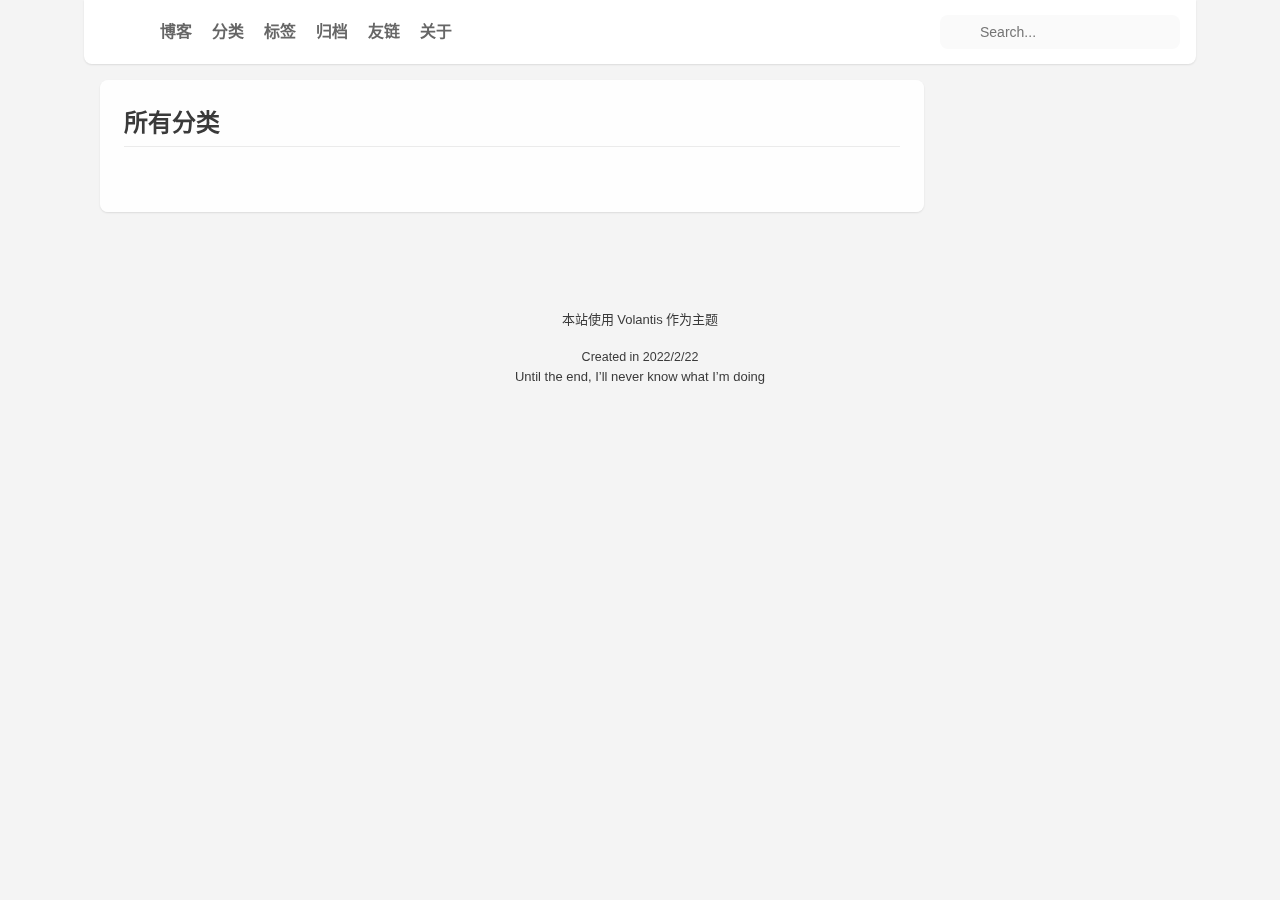
<file: categories/index.html>
<!DOCTYPE html>
<html lang="zh-CN">
    <head hexo-theme='https://github.com/volantis-x/hexo-theme-volantis/tree/5.0.0-alpha.111'>
  <meta name="generator" content="Hexo 6.2.0">
  <meta name="Volantis" content="5.0.0-alpha.111">
  <meta charset="utf-8">
  <!-- SEO相关 -->
  <meta name="robots" content="noindex,follow">
  <link rel="canonical" href="http://example.com/categories/"/>
  <!-- 渲染优化 -->
    <meta http-equiv='x-dns-prefetch-control' content='on' />
      <link rel='dns-prefetch' href='https://npm.elemecdn.com'>
      <link rel="preconnect" href="https://npm.elemecdn.com" crossorigin>
  <meta name="renderer" content="webkit">
  <meta name="force-rendering" content="webkit">
  <meta http-equiv="X-UA-Compatible" content="IE=Edge,chrome=1">
    <meta http-equiv="Content-Security-Policy" content=" default-src 'self' https:; block-all-mixed-content; base-uri 'self' https:; form-action 'self' https:; worker-src 'self' https:; connect-src 'self' https: *; img-src 'self' data: https: *; media-src 'self' https: *; font-src 'self' data: https: *; frame-src 'self' https: *; manifest-src 'self' https: *; child-src https:; script-src 'self' https: 'unsafe-inline' *; style-src 'self' https: 'unsafe-inline' *; ">
  <meta name="HandheldFriendly" content="True" >
  <meta name="apple-mobile-web-app-capable" content="yes">
  <meta name="viewport" content="width=device-width, initial-scale=1, maximum-scale=5">
  <meta content="black-translucent" name="apple-mobile-web-app-status-bar-style">
  <meta content="telephone=no" name="format-detection">
  <!-- import head_begin begin -->
  <!-- import head_begin end -->
  <!-- Custom Files headBegin begin-->
  
  <!-- Custom Files headBegin end-->
    <link rel="shortcut icon" type='image/x-icon' href="/img/test2.png">
  <link rel="preload" href="/css/style.6a5bc6eb.css" as="style">
  <link rel="preload" href="https://npm.elemecdn.com/volantis-static@0.0.1649552113628/media/fonts/VarelaRound/VarelaRound-Regular.ttf" as="font" type="font/ttf" crossorigin="anonymous">
<link rel="preload" href="https://npm.elemecdn.com/volantis-static@0.0.1649552113628/media/fonts/UbuntuMono/UbuntuMono-Regular.ttf" as="font" type="font/ttf" crossorigin="anonymous">

  <!-- feed -->
  <!-- 页面元数据 -->
  <title>所有分类 - UnwillingForget Blog</title>
  <meta name="keywords" content="null">
  <meta desc name="description" content="这是我的hexo博客 - UnwillingForget - UnwillingForget Blog">
  <meta property="og:type" content="website">
<meta property="og:title" content="所有分类">
<meta property="og:url" content="http://example.com/categories/index.html">
<meta property="og:site_name" content="UnwillingForget Blog">
<meta property="og:locale" content="zh_CN">
<meta property="og:image" content="https://npm.elemecdn.com/volantis-static@0.0.1649552113628/media/org.volantis/blog/favicon/android-chrome-192x192.png">
<meta property="article:published_time" content="2022-05-14T09:31:31.741Z">
<meta property="article:modified_time" content="2022-04-27T06:07:05.901Z">
<meta property="article:author" content="UnwillingForget">
<meta name="twitter:card" content="summary">
<meta name="twitter:image" content="https://npm.elemecdn.com/volantis-static@0.0.1649552113628/media/org.volantis/blog/favicon/android-chrome-192x192.png">
  <style>
    /* 首屏样式 */
    #safearea {
  display: none;
}
/*
  * Workaround for Chrome bug, part 1
  * Chunk rendering for all but the first article.
  * /layout/_partial/scripts/content-visibility-scroll-fix.ejs
*/
.post-story + .post-story {
  content-visibility: auto;
  contain-intrinsic-size: 10px 500px;
}
:root {
  --color-site-body: #f4f4f4;
  --color-site-bg: #f4f4f4;
  --color-site-inner: #fff;
  --color-site-footer: #3a3a3a;
  --color-card: #fff;
  --color-text: #444;
  --color-block: #f6f6f6;
  --color-inlinecode: #c74f00;
  --color-codeblock: #fff7ea;
  --color-h1: #3a3a3a;
  --color-h2: #3a3a3a;
  --color-h3: #333;
  --color-h4: #444;
  --color-h5: #555;
  --color-h6: #666;
  --color-p: #444;
  --color-list: #666;
  --color-list-hl: #30ad91;
  --color-meta: #888;
  --color-read-bkg: #e0d8c8;
  --color-read-post: #f8f1e2;
}
* {
  box-sizing: border-box;
  -webkit-box-sizing: border-box;
  -moz-box-sizing: border-box;
  outline: none;
  margin: 0;
  padding: 0;
}
*::-webkit-scrollbar {
  height: 4px;
  width: 4px;
}
*::-webkit-scrollbar-track-piece {
  background: transparent;
}
*::-webkit-scrollbar-thumb {
  background: #3dd9b6;
  cursor: pointer;
  border-radius: 2px;
  -webkit-border-radius: 2px;
}
*::-webkit-scrollbar-thumb:hover {
  background: #ff5722;
}
html {
  color: var(--color-text);
  width: 100%;
  height: 100%;
  font-family: UbuntuMono, "Varela Round", "PingFang SC", "Microsoft YaHei", Helvetica, Arial, Menlo, Monaco, monospace, sans-serif;
  font-size: 16px;
}
html >::-webkit-scrollbar {
  height: 4px;
  width: 4px;
}
html >::-webkit-scrollbar-track-piece {
  background: transparent;
}
html >::-webkit-scrollbar-thumb {
  background: #3dd9b6;
  cursor: pointer;
  border-radius: 2px;
  -webkit-border-radius: 2px;
}
html >::-webkit-scrollbar-thumb:hover {
  background: #ff5722;
}
body {
  background-color: var(--color-site-body);
  text-rendering: optimizelegibility;
  -webkit-tap-highlight-color: rgba(0,0,0,0);
  line-height: 1.6;
  -webkit-text-size-adjust: 100%;
  -ms-text-size-adjust: 100%;
}
body.modal-active {
  overflow: hidden;
}
@media screen and (max-width: 680px) {
  body.modal-active {
    position: fixed;
    top: 0;
    right: 0;
    bottom: 0;
    left: 0;
  }
}
a {
  color: #2092ec;
  cursor: pointer;
  text-decoration: none;
  transition: all 0.28s ease;
  -webkit-transition: all 0.28s ease;
  -khtml-transition: all 0.28s ease;
  -moz-transition: all 0.28s ease;
  -o-transition: all 0.28s ease;
  -ms-transition: all 0.28s ease;
}
a:hover {
  color: #ff5722;
}
a:active,
a:hover {
  outline: 0;
}
ul,
ol {
  padding-left: 0;
}
ul li,
ol li {
  list-style: none;
}
header {
  display: -webkit-box /* OLD - iOS 6-, Safari 3.1-6 */;
  display: -moz-box /* OLD - Firefox 19- (buggy but mostly works) */;
  display: block;
}
img {
  border: 0;
  background: none;
  max-width: 100%;
}
svg:not(:root) {
  overflow: hidden;
}
hr {
  -moz-box-sizing: content-box;
  box-sizing: content-box;
  -webkit-box-sizing: content-box;
  -moz-box-sizing: content-box;
  height: 0;
  border: 0;
  border-radius: 1px;
  -webkit-border-radius: 1px;
  border-bottom: 1px solid rgba(68,68,68,0.1);
}
button,
input {
  color: inherit;
  font: inherit;
  margin: 0;
}
button {
  overflow: visible;
  text-transform: none;
  -webkit-appearance: button;
  cursor: pointer;
}
@supports (backdrop-filter: blur(20px)) {
  .blur {
    background: rgba(255,255,255,0.9) !important;
    backdrop-filter: saturate(200%) blur(20px);
  }
}
.shadow {
  box-shadow: 0 1px 2px 0px rgba(0,0,0,0.1);
  -webkit-box-shadow: 0 1px 2px 0px rgba(0,0,0,0.1);
}
.shadow.floatable {
  transition: all 0.28s ease;
  -webkit-transition: all 0.28s ease;
  -khtml-transition: all 0.28s ease;
  -moz-transition: all 0.28s ease;
  -o-transition: all 0.28s ease;
  -ms-transition: all 0.28s ease;
}
.shadow.floatable:hover {
  box-shadow: 0 2px 4px 0px rgba(0,0,0,0.1), 0 4px 8px 0px rgba(0,0,0,0.1), 0 8px 16px 0px rgba(0,0,0,0.1);
  -webkit-box-shadow: 0 2px 4px 0px rgba(0,0,0,0.1), 0 4px 8px 0px rgba(0,0,0,0.1), 0 8px 16px 0px rgba(0,0,0,0.1);
}
#l_cover {
  min-height: 64px;
}
.cover-wrapper {
  top: 0;
  left: 0;
  max-width: 100%;
  height: 100vh;
  display: -webkit-box /* OLD - iOS 6-, Safari 3.1-6 */;
  display: -moz-box /* OLD - Firefox 19- (buggy but mostly works) */;
  display: -ms-flexbox /* TWEENER - IE 10 */;
  display: -webkit-flex /* NEW - Chrome */;
  display: flex /* NEW, Spec - Opera 12.1, Firefox 20+ */;
  display: flex;
  flex-wrap: nowrap;
  -webkit-flex-wrap: nowrap;
  -khtml-flex-wrap: nowrap;
  -moz-flex-wrap: nowrap;
  -o-flex-wrap: nowrap;
  -ms-flex-wrap: nowrap;
  -webkit-box-direction: normal;
  -moz-box-direction: normal;
  -webkit-box-orient: vertical;
  -moz-box-orient: vertical;
  -webkit-flex-direction: column;
  -ms-flex-direction: column;
  flex-direction: column;
  align-items: center;
  align-self: center;
  align-content: center;
  color: var(--color-site-inner);
  padding: 0 16px;
  user-select: none;
  -webkit-user-select: none;
  -moz-user-select: none;
  -ms-user-select: none;
  position: relative;
  overflow: hidden;
  margin-bottom: -100px;
}
.cover-wrapper .cover-body {
  z-index: 1;
  position: relative;
  width: 100%;
  height: 100%;
}
.cover-wrapper#full {
  height: calc(100vh + 100px);
  padding-bottom: 100px;
}
.cover-wrapper#half {
  max-height: 640px;
  min-height: 400px;
  height: calc(36vh - 64px + 200px);
}
.cover-wrapper #scroll-down {
  width: 100%;
  height: 64px;
  position: absolute;
  bottom: 100px;
  text-align: center;
  cursor: pointer;
}
.cover-wrapper #scroll-down .scroll-down-effects {
  color: #fff;
  font-size: 24px;
  line-height: 64px;
  position: absolute;
  width: 24px;
  left: calc(50% - 12px);
  text-shadow: 0 1px 2px rgba(0,0,0,0.1);
  animation: scroll-down-effect 1.5s infinite;
  -webkit-animation: scroll-down-effect 1.5s infinite;
  -khtml-animation: scroll-down-effect 1.5s infinite;
  -moz-animation: scroll-down-effect 1.5s infinite;
  -o-animation: scroll-down-effect 1.5s infinite;
  -ms-animation: scroll-down-effect 1.5s infinite;
}
@-moz-keyframes scroll-down-effect {
  0% {
    top: 0;
    opacity: 1;
    -webkit-opacity: 1;
    -moz-opacity: 1;
  }
  50% {
    top: -16px;
    opacity: 0.4;
    -webkit-opacity: 0.4;
    -moz-opacity: 0.4;
  }
  100% {
    top: 0;
    opacity: 1;
    -webkit-opacity: 1;
    -moz-opacity: 1;
  }
}
@-webkit-keyframes scroll-down-effect {
  0% {
    top: 0;
    opacity: 1;
    -webkit-opacity: 1;
    -moz-opacity: 1;
  }
  50% {
    top: -16px;
    opacity: 0.4;
    -webkit-opacity: 0.4;
    -moz-opacity: 0.4;
  }
  100% {
    top: 0;
    opacity: 1;
    -webkit-opacity: 1;
    -moz-opacity: 1;
  }
}
@-o-keyframes scroll-down-effect {
  0% {
    top: 0;
    opacity: 1;
    -webkit-opacity: 1;
    -moz-opacity: 1;
  }
  50% {
    top: -16px;
    opacity: 0.4;
    -webkit-opacity: 0.4;
    -moz-opacity: 0.4;
  }
  100% {
    top: 0;
    opacity: 1;
    -webkit-opacity: 1;
    -moz-opacity: 1;
  }
}
@keyframes scroll-down-effect {
  0% {
    top: 0;
    opacity: 1;
    -webkit-opacity: 1;
    -moz-opacity: 1;
  }
  50% {
    top: -16px;
    opacity: 0.4;
    -webkit-opacity: 0.4;
    -moz-opacity: 0.4;
  }
  100% {
    top: 0;
    opacity: 1;
    -webkit-opacity: 1;
    -moz-opacity: 1;
  }
}
.cover-wrapper .cover-body {
  margin-top: 64px;
  margin-bottom: 100px;
}
.cover-wrapper .cover-body,
.cover-wrapper .cover-body .top,
.cover-wrapper .cover-body .bottom {
  display: -webkit-box /* OLD - iOS 6-, Safari 3.1-6 */;
  display: -moz-box /* OLD - Firefox 19- (buggy but mostly works) */;
  display: -ms-flexbox /* TWEENER - IE 10 */;
  display: -webkit-flex /* NEW - Chrome */;
  display: flex /* NEW, Spec - Opera 12.1, Firefox 20+ */;
  display: flex;
  -webkit-box-direction: normal;
  -moz-box-direction: normal;
  -webkit-box-orient: vertical;
  -moz-box-orient: vertical;
  -webkit-flex-direction: column;
  -ms-flex-direction: column;
  flex-direction: column;
  align-items: center;
  justify-content: center;
  -webkit-justify-content: center;
  -khtml-justify-content: center;
  -moz-justify-content: center;
  -o-justify-content: center;
  -ms-justify-content: center;
  max-width: 100%;
}
.cover-wrapper .cover-body .bottom {
  margin-top: 32px;
}
.cover-wrapper .cover-body .title {
  font-family: "Varela Round", "PingFang SC", "Microsoft YaHei", Helvetica, Arial, Helvetica, monospace;
  font-size: 3.125rem;
  line-height: 1.2;
  text-shadow: 0 1px 2px rgba(0,0,0,0.1);
}
.cover-wrapper .cover-body .subtitle {
  font-size: 20px;
}
.cover-wrapper .cover-body .logo {
  max-height: 120px;
  max-width: calc(100% - 4 * 16px);
}
@media screen and (min-height: 1024px) {
  .cover-wrapper .cover-body .title {
    font-size: 3rem;
  }
  .cover-wrapper .cover-body .subtitle {
    font-size: 1.05rem;
  }
  .cover-wrapper .cover-body .logo {
    max-height: 150px;
  }
}
.cover-wrapper .cover-body .m_search {
  position: relative;
  max-width: calc(100% - 16px);
  width: 320px;
  vertical-align: middle;
}
.cover-wrapper .cover-body .m_search .form {
  position: relative;
  display: -webkit-box /* OLD - iOS 6-, Safari 3.1-6 */;
  display: -moz-box /* OLD - Firefox 19- (buggy but mostly works) */;
  display: block;
  width: 100%;
}
.cover-wrapper .cover-body .m_search .icon,
.cover-wrapper .cover-body .m_search .input {
  transition: all 0.28s ease;
  -webkit-transition: all 0.28s ease;
  -khtml-transition: all 0.28s ease;
  -moz-transition: all 0.28s ease;
  -o-transition: all 0.28s ease;
  -ms-transition: all 0.28s ease;
}
.cover-wrapper .cover-body .m_search .icon {
  position: absolute;
  display: -webkit-box /* OLD - iOS 6-, Safari 3.1-6 */;
  display: -moz-box /* OLD - Firefox 19- (buggy but mostly works) */;
  display: block;
  line-height: 2.5rem;
  width: 32px;
  top: 0;
  left: 5px;
  color: rgba(68,68,68,0.75);
}
.cover-wrapper .cover-body .m_search .input {
  display: -webkit-box /* OLD - iOS 6-, Safari 3.1-6 */;
  display: -moz-box /* OLD - Firefox 19- (buggy but mostly works) */;
  display: block;
  height: 2.5rem;
  width: 100%;
  box-shadow: none;
  -webkit-box-shadow: none;
  box-sizing: border-box;
  -webkit-box-sizing: border-box;
  -moz-box-sizing: border-box;
  font-size: 0.875rem;
  -webkit-appearance: none;
  padding-left: 36px;
  border-radius: 1.4rem;
  -webkit-border-radius: 1.4rem;
  background: rgba(255,255,255,0.6);
  backdrop-filter: blur(10px);
  border: none;
  color: var(--color-text);
}
@media screen and (max-width: 500px) {
  .cover-wrapper .cover-body .m_search .input {
    padding-left: 36px;
  }
}
.cover-wrapper .cover-body .m_search .input:hover {
  background: rgba(255,255,255,0.8);
}
.cover-wrapper .cover-body .m_search .input:focus {
  background: #fff;
}
.cover-wrapper .list-h {
  display: -webkit-box /* OLD - iOS 6-, Safari 3.1-6 */;
  display: -moz-box /* OLD - Firefox 19- (buggy but mostly works) */;
  display: -ms-flexbox /* TWEENER - IE 10 */;
  display: -webkit-flex /* NEW - Chrome */;
  display: flex /* NEW, Spec - Opera 12.1, Firefox 20+ */;
  display: flex;
  -webkit-box-direction: normal;
  -moz-box-direction: normal;
  -webkit-box-orient: horizontal;
  -moz-box-orient: horizontal;
  -webkit-flex-direction: row;
  -ms-flex-direction: row;
  flex-direction: row;
  flex-wrap: wrap;
  -webkit-flex-wrap: wrap;
  -khtml-flex-wrap: wrap;
  -moz-flex-wrap: wrap;
  -o-flex-wrap: wrap;
  -ms-flex-wrap: wrap;
  align-items: stretch;
  border-radius: 4px;
  -webkit-border-radius: 4px;
  user-select: none;
  -webkit-user-select: none;
  -moz-user-select: none;
  -ms-user-select: none;
}
.cover-wrapper .list-h a {
  -webkit-box-flex: 1;
  -moz-box-flex: 1;
  -webkit-flex: 1 0;
  -ms-flex: 1 0;
  flex: 1 0;
  display: -webkit-box /* OLD - iOS 6-, Safari 3.1-6 */;
  display: -moz-box /* OLD - Firefox 19- (buggy but mostly works) */;
  display: -ms-flexbox /* TWEENER - IE 10 */;
  display: -webkit-flex /* NEW - Chrome */;
  display: flex /* NEW, Spec - Opera 12.1, Firefox 20+ */;
  display: flex;
  font-weight: 600;
}
.cover-wrapper .list-h a img {
  display: -webkit-box /* OLD - iOS 6-, Safari 3.1-6 */;
  display: -moz-box /* OLD - Firefox 19- (buggy but mostly works) */;
  display: block;
  border-radius: 2px;
  -webkit-border-radius: 2px;
  margin: 4px;
  min-width: 40px;
  max-width: 44px;
}
@media screen and (max-width: 768px) {
  .cover-wrapper .list-h a img {
    min-width: 36px;
    max-width: 40px;
  }
}
@media screen and (max-width: 500px) {
  .cover-wrapper .list-h a img {
    margin: 2px 4px;
    min-width: 32px;
    max-width: 36px;
  }
}
@media screen and (max-width: 375px) {
  .cover-wrapper .list-h a img {
    min-width: 28px;
    max-width: 32px;
  }
}
.cover-wrapper {
  max-width: 100%;
}
.cover-wrapper.search .bottom .menu {
  margin-top: 16px;
}
.cover-wrapper.search .bottom .menu .list-h a {
  white-space: nowrap;
  -webkit-box-direction: normal;
  -moz-box-direction: normal;
  -webkit-box-orient: horizontal;
  -moz-box-orient: horizontal;
  -webkit-flex-direction: row;
  -ms-flex-direction: row;
  flex-direction: row;
  align-items: baseline;
  padding: 2px;
  margin: 4px;
  color: var(--color-site-inner);
  opacity: 0.75;
  -webkit-opacity: 0.75;
  -moz-opacity: 0.75;
  text-shadow: 0 1px 2px rgba(0,0,0,0.05);
  border-bottom: 2px solid transparent;
}
.cover-wrapper.search .bottom .menu .list-h a i {
  margin-right: 4px;
}
.cover-wrapper.search .bottom .menu .list-h a p {
  font-size: 0.9375rem;
}
.cover-wrapper.search .bottom .menu .list-h a:hover,
.cover-wrapper.search .bottom .menu .list-h a.active,
.cover-wrapper.search .bottom .menu .list-h a:active {
  opacity: 1;
  -webkit-opacity: 1;
  -moz-opacity: 1;
  border-bottom: 2px solid var(--color-site-inner);
}
.cover-wrapper.dock .menu,
.cover-wrapper.featured .menu,
.cover-wrapper.focus .menu {
  border-radius: 6px;
  -webkit-border-radius: 6px;
}
.cover-wrapper.dock .menu .list-h a,
.cover-wrapper.featured .menu .list-h a,
.cover-wrapper.focus .menu .list-h a {
  -webkit-box-direction: normal;
  -moz-box-direction: normal;
  -webkit-box-orient: vertical;
  -moz-box-orient: vertical;
  -webkit-flex-direction: column;
  -ms-flex-direction: column;
  flex-direction: column;
  align-items: center;
  padding: 12px;
  line-height: 24px;
  border-radius: 4px;
  -webkit-border-radius: 4px;
  border-bottom: none;
  text-align: center;
  align-content: flex-end;
  color: rgba(68,68,68,0.7);
  font-size: 1.5rem;
}
@media screen and (max-width: 500px) {
  .cover-wrapper.dock .menu .list-h a,
  .cover-wrapper.featured .menu .list-h a,
  .cover-wrapper.focus .menu .list-h a {
    padding: 12px 8px;
  }
}
.cover-wrapper.dock .menu .list-h a i,
.cover-wrapper.featured .menu .list-h a i,
.cover-wrapper.focus .menu .list-h a i {
  margin: 8px;
}
.cover-wrapper.dock .menu .list-h a p,
.cover-wrapper.featured .menu .list-h a p,
.cover-wrapper.focus .menu .list-h a p {
  font-size: 0.875rem;
}
.cover-wrapper.dock .menu .list-h a.active,
.cover-wrapper.featured .menu .list-h a.active,
.cover-wrapper.focus .menu .list-h a.active {
  background: var(--color-card);
  backdrop-filter: none;
}
.cover-wrapper.dock .menu .list-h a.active i,
.cover-wrapper.featured .menu .list-h a.active i,
.cover-wrapper.focus .menu .list-h a.active i,
.cover-wrapper.dock .menu .list-h a.active i+p,
.cover-wrapper.featured .menu .list-h a.active i+p,
.cover-wrapper.focus .menu .list-h a.active i+p {
  color: #3dd9b6;
}
.cover-wrapper.dock .menu .list-h a.active img+p,
.cover-wrapper.featured .menu .list-h a.active img+p,
.cover-wrapper.focus .menu .list-h a.active img+p {
  color: var(--color-text);
}
.cover-wrapper.dock .menu .list-h a:hover,
.cover-wrapper.featured .menu .list-h a:hover,
.cover-wrapper.focus .menu .list-h a:hover {
  background: var(--color-card);
}
.cover-wrapper.featured .menu .list-h {
  margin: -2px;
}
.cover-wrapper.featured .menu .list-h a {
  margin: 2px;
  background: rgba(255,255,255,0.5);
}
@supports (backdrop-filter: blur(20px)) {
  .cover-wrapper.featured .menu .list-h a {
    background: rgba(255,255,255,0.5);
    backdrop-filter: saturate(200%) blur(20px);
  }
}
.cover-wrapper #parallax-window {
  position: absolute;
  width: 100%;
  height: 100%;
  background: transparent;
}
.parallax-mirror {
  animation-delay: 0s;
  animation-duration: 0.5s;
  animation-fill-mode: forwards;
  animation-timing-function: ease-out;
  animation-name: fadeIn;
}
@-moz-keyframes fadeIn {
  0% {
    opacity: 0;
    -webkit-opacity: 0;
    -moz-opacity: 0;
    filter: blur(12px);
  }
  100% {
    opacity: 1;
    -webkit-opacity: 1;
    -moz-opacity: 1;
  }
}
@-webkit-keyframes fadeIn {
  0% {
    opacity: 0;
    -webkit-opacity: 0;
    -moz-opacity: 0;
    filter: blur(12px);
  }
  100% {
    opacity: 1;
    -webkit-opacity: 1;
    -moz-opacity: 1;
  }
}
@-o-keyframes fadeIn {
  0% {
    opacity: 0;
    -webkit-opacity: 0;
    -moz-opacity: 0;
    filter: blur(12px);
  }
  100% {
    opacity: 1;
    -webkit-opacity: 1;
    -moz-opacity: 1;
  }
}
@keyframes fadeIn {
  0% {
    opacity: 0;
    -webkit-opacity: 0;
    -moz-opacity: 0;
    filter: blur(12px);
  }
  100% {
    opacity: 1;
    -webkit-opacity: 1;
    -moz-opacity: 1;
  }
}
@media (prefers-color-scheme: dark) {
  :root {
    --color-mode: 'dark';
  }
  :root:not([color-scheme]) {
    --color-site-body: #121212;
    --color-read-bkg: #1f1f1f;
    --color-read-post: #262626;
    --color-site-bg: #1f1f1f;
    --color-site-inner: rgba(238,238,238,0.871);
    --color-site-footer: rgba(170,170,170,0.871);
    --color-card: #262626;
    --color-text: rgba(238,238,238,0.871);
    --color-block: #434343;
    --color-codeblock: #1f1f1f;
    --color-inlinecode: #d56d28;
    --color-h1: rgba(255,255,255,0.871);
    --color-h2: rgba(255,255,255,0.871);
    --color-h3: rgba(255,255,255,0.6);
    --color-h4: rgba(255,255,255,0.6);
    --color-h5: rgba(255,255,255,0.6);
    --color-h6: rgba(255,255,255,0.6);
    --color-p: rgba(217,217,217,0.871);
    --color-list: rgba(217,217,217,0.871);
    --color-list-hl: #63e0c4;
    --color-meta: rgba(191,191,191,0.871);
    --color-link: rgba(191,191,191,0.871);
  }
  :root:not([color-scheme]) img {
    filter: brightness(70%) !important;
  }
  :root:not([color-scheme]) .blur {
    background: rgba(31,31,31,0.9) !important;
  }
  :root:not([color-scheme]) .white-box.blur {
    background: rgba(38,38,38,0.9) !important;
  }
  :root:not([color-scheme]) .nav-main .u-search-input {
    background: var(--color-card) !important;
  }
  :root:not([color-scheme]) #l_main .article .prev-next>a {
    background: var(--color-block) !important;
  }
  :root:not([color-scheme]) #l_main .article .prev-next>a:hover {
    background: var(--color-site-bg) !important;
  }
  :root:not([color-scheme]) .article blockquote {
    background: var(--color-block) !important;
  }
  :root:not([color-scheme]) .article-title a {
    color: var(--color-h1) !important;
  }
  :root:not([color-scheme]) details>summary {
    color: var(--color-p) !important;
    background: var(--color-site-bg) !important;
  }
  :root:not([color-scheme]) details {
    border: 1px solid var(--color-site-bg) !important;
    background: var(--color-site-bg) !important;
  }
  :root:not([color-scheme]) #u-search .modal,
  :root:not([color-scheme]) #u-search .modal-header,
  :root:not([color-scheme]) #u-search .modal-body {
    background: var(--color-card) !important;
  }
  :root:not([color-scheme]) #u-search .modal-body .modal-results .result:hover {
    background: var(--color-block) !important;
  }
  :root:not([color-scheme]) .u-search-input:hover {
    background: var(--color-block) !important;
  }
  :root:not([color-scheme]) .u-search-input:focus {
    background: var(--color-site-body) !important;
  }
}
[color-scheme='dark'] {
  --color-site-body: #121212;
  --color-read-bkg: #1f1f1f;
  --color-read-post: #262626;
  --color-site-bg: #1f1f1f;
  --color-site-inner: rgba(238,238,238,0.871);
  --color-site-footer: rgba(170,170,170,0.871);
  --color-card: #262626;
  --color-text: rgba(238,238,238,0.871);
  --color-block: #434343;
  --color-codeblock: #1f1f1f;
  --color-inlinecode: #d56d28;
  --color-h1: rgba(255,255,255,0.871);
  --color-h2: rgba(255,255,255,0.871);
  --color-h3: rgba(255,255,255,0.6);
  --color-h4: rgba(255,255,255,0.6);
  --color-h5: rgba(255,255,255,0.6);
  --color-h6: rgba(255,255,255,0.6);
  --color-p: rgba(217,217,217,0.871);
  --color-list: rgba(217,217,217,0.871);
  --color-list-hl: #63e0c4;
  --color-meta: rgba(191,191,191,0.871);
  --color-link: rgba(191,191,191,0.871);
}
[color-scheme='dark'] img {
  filter: brightness(70%) !important;
}
[color-scheme='dark'] .blur {
  background: rgba(31,31,31,0.9) !important;
}
[color-scheme='dark'] .white-box.blur {
  background: rgba(38,38,38,0.9) !important;
}
[color-scheme='dark'] .nav-main .u-search-input {
  background: var(--color-card) !important;
}
[color-scheme='dark'] #l_main .article .prev-next>a {
  background: var(--color-block) !important;
}
[color-scheme='dark'] #l_main .article .prev-next>a:hover {
  background: var(--color-site-bg) !important;
}
[color-scheme='dark'] .article blockquote {
  background: var(--color-block) !important;
}
[color-scheme='dark'] .article-title a {
  color: var(--color-h1) !important;
}
[color-scheme='dark'] details>summary {
  color: var(--color-p) !important;
  background: var(--color-site-bg) !important;
}
[color-scheme='dark'] details {
  border: 1px solid var(--color-site-bg) !important;
  background: var(--color-site-bg) !important;
}
[color-scheme='dark'] #u-search .modal,
[color-scheme='dark'] #u-search .modal-header,
[color-scheme='dark'] #u-search .modal-body {
  background: var(--color-card) !important;
}
[color-scheme='dark'] #u-search .modal-body .modal-results .result:hover {
  background: var(--color-block) !important;
}
[color-scheme='dark'] .u-search-input:hover {
  background: var(--color-block) !important;
}
[color-scheme='dark'] .u-search-input:focus {
  background: var(--color-site-body) !important;
}
@media screen and (max-width: 500px) {
  [color-scheme='dark'] .l_header .m_search {
    background: var(--color-site-bg) !important;
  }
}
@font-face {
  font-family: 'UbuntuMono';
  src: url("https://npm.elemecdn.com/volantis-static@0.0.1649552113628/media/fonts/UbuntuMono/UbuntuMono-Regular.ttf");
  font-weight: 'normal';
  font-style: 'normal';
  font-display: swap;
}
@font-face {
  font-family: 'Varela Round';
  src: url("https://npm.elemecdn.com/volantis-static@0.0.1649552113628/media/fonts/VarelaRound/VarelaRound-Regular.ttf");
  font-weight: 'normal';
  font-style: 'normal';
  font-display: swap;
}
.l_header {
  position: fixed;
  z-index: 1000;
  top: 0;
  width: 100%;
  height: 64px;
  background: var(--color-card);
  box-shadow: 0 1px 2px 0px rgba(0,0,0,0.1);
  -webkit-box-shadow: 0 1px 2px 0px rgba(0,0,0,0.1);
}
.l_header.auto {
  transition: opacity 0.4s ease;
  -webkit-transition: opacity 0.4s ease;
  -khtml-transition: opacity 0.4s ease;
  -moz-transition: opacity 0.4s ease;
  -o-transition: opacity 0.4s ease;
  -ms-transition: opacity 0.4s ease;
  visibility: hidden;
}
.l_header.auto.show {
  opacity: 1 !important;
  -webkit-opacity: 1 !important;
  -moz-opacity: 1 !important;
  visibility: visible;
}
.l_header .container {
  margin-left: 16px;
  margin-right: 16px;
}
.l_header #wrapper {
  height: 100%;
  user-select: none;
  -webkit-user-select: none;
  -moz-user-select: none;
  -ms-user-select: none;
}
.l_header #wrapper .nav-main,
.l_header #wrapper .nav-sub {
  display: -webkit-box /* OLD - iOS 6-, Safari 3.1-6 */;
  display: -moz-box /* OLD - Firefox 19- (buggy but mostly works) */;
  display: -ms-flexbox /* TWEENER - IE 10 */;
  display: -webkit-flex /* NEW - Chrome */;
  display: flex /* NEW, Spec - Opera 12.1, Firefox 20+ */;
  display: flex;
  flex-wrap: nowrap;
  -webkit-flex-wrap: nowrap;
  -khtml-flex-wrap: nowrap;
  -moz-flex-wrap: nowrap;
  -o-flex-wrap: nowrap;
  -ms-flex-wrap: nowrap;
  justify-content: space-between;
  -webkit-justify-content: space-between;
  -khtml-justify-content: space-between;
  -moz-justify-content: space-between;
  -o-justify-content: space-between;
  -ms-justify-content: space-between;
  align-items: center;
}
.l_header #wrapper .nav-main {
  transition: all 0.28s ease;
  -webkit-transition: all 0.28s ease;
  -khtml-transition: all 0.28s ease;
  -moz-transition: all 0.28s ease;
  -o-transition: all 0.28s ease;
  -ms-transition: all 0.28s ease;
}
.l_header #wrapper.sub .nav-main {
  transform: translateY(-64px);
  -webkit-transform: translateY(-64px);
  -khtml-transform: translateY(-64px);
  -moz-transform: translateY(-64px);
  -o-transform: translateY(-64px);
  -ms-transform: translateY(-64px);
}
.l_header #wrapper .nav-sub {
  transition: all 0.28s ease;
  -webkit-transition: all 0.28s ease;
  -khtml-transition: all 0.28s ease;
  -moz-transition: all 0.28s ease;
  -o-transition: all 0.28s ease;
  -ms-transition: all 0.28s ease;
  opacity: 0;
  -webkit-opacity: 0;
  -moz-opacity: 0;
  height: 64px;
  width: calc(100% - 2 * 16px);
  position: absolute;
}
.l_header #wrapper .nav-sub ::-webkit-scrollbar {
  display: -webkit-box /* OLD - iOS 6-, Safari 3.1-6 */;
  display: -moz-box /* OLD - Firefox 19- (buggy but mostly works) */;
  display: none;
}
@media screen and (min-width: 2048px) {
  .l_header #wrapper .nav-sub {
    max-width: 55vw;
    margin: auto;
  }
}
.l_header #wrapper.sub .nav-sub {
  opacity: 1;
  -webkit-opacity: 1;
  -moz-opacity: 1;
}
.l_header #wrapper .title {
  position: relative;
  color: var(--color-text);
  padding-left: 24px;
  max-height: 64px;
}
.l_header #wrapper .nav-main .title {
  white-space: nowrap;
  overflow: hidden;
  text-overflow: ellipsis;
  flex-shrink: 0;
  line-height: 64px;
  padding: 0 24px;
  font-size: 1.25rem;
  font-family: "Varela Round", "PingFang SC", "Microsoft YaHei", Helvetica, Arial, Helvetica, monospace;
}
.l_header #wrapper .nav-main .title img {
  height: 64px;
}
.l_header .nav-sub {
  max-width: 1080px;
  margin: auto;
}
.l_header .nav-sub .title {
  font-weight: bold;
  font-family: UbuntuMono, "Varela Round", "PingFang SC", "Microsoft YaHei", Helvetica, Arial, Menlo, Monaco, monospace, sans-serif;
  line-height: 1.2;
  max-height: 64px;
  white-space: normal;
  flex-shrink: 1;
}
.l_header .switcher {
  display: -webkit-box /* OLD - iOS 6-, Safari 3.1-6 */;
  display: -moz-box /* OLD - Firefox 19- (buggy but mostly works) */;
  display: none;
  line-height: 64px;
  align-items: center;
}
.l_header .switcher .s-toc {
  display: -webkit-box /* OLD - iOS 6-, Safari 3.1-6 */;
  display: -moz-box /* OLD - Firefox 19- (buggy but mostly works) */;
  display: none;
}
@media screen and (max-width: 768px) {
  .l_header .switcher .s-toc {
    display: -webkit-box /* OLD - iOS 6-, Safari 3.1-6 */;
    display: -moz-box /* OLD - Firefox 19- (buggy but mostly works) */;
    display: -ms-flexbox /* TWEENER - IE 10 */;
    display: -webkit-flex /* NEW - Chrome */;
    display: flex /* NEW, Spec - Opera 12.1, Firefox 20+ */;
    display: flex;
  }
}
.l_header .switcher >li {
  height: 48px;
  transition: all 0.28s ease;
  -webkit-transition: all 0.28s ease;
  -khtml-transition: all 0.28s ease;
  -moz-transition: all 0.28s ease;
  -o-transition: all 0.28s ease;
  -ms-transition: all 0.28s ease;
  margin: 2px;
}
@media screen and (max-width: 500px) {
  .l_header .switcher >li {
    margin: 0 1px;
    height: 48px;
  }
}
.l_header .switcher >li >a {
  display: -webkit-box /* OLD - iOS 6-, Safari 3.1-6 */;
  display: -moz-box /* OLD - Firefox 19- (buggy but mostly works) */;
  display: -ms-flexbox /* TWEENER - IE 10 */;
  display: -webkit-flex /* NEW - Chrome */;
  display: flex /* NEW, Spec - Opera 12.1, Firefox 20+ */;
  display: flex;
  justify-content: center;
  -webkit-justify-content: center;
  -khtml-justify-content: center;
  -moz-justify-content: center;
  -o-justify-content: center;
  -ms-justify-content: center;
  align-items: center;
  width: 48px;
  height: 48px;
  padding: 0.85em 1.1em;
  border-radius: 100px;
  -webkit-border-radius: 100px;
  border: none;
  transition: all 0.28s ease;
  -webkit-transition: all 0.28s ease;
  -khtml-transition: all 0.28s ease;
  -moz-transition: all 0.28s ease;
  -o-transition: all 0.28s ease;
  -ms-transition: all 0.28s ease;
  color: #3dd9b6;
}
.l_header .switcher >li >a:hover {
  border: none;
}
.l_header .switcher >li >a.active,
.l_header .switcher >li >a:active {
  border: none;
  background: var(--color-site-bg);
}
@media screen and (max-width: 500px) {
  .l_header .switcher >li >a {
    width: 36px;
    height: 48px;
  }
}
.l_header .nav-sub .switcher {
  display: -webkit-box /* OLD - iOS 6-, Safari 3.1-6 */;
  display: -moz-box /* OLD - Firefox 19- (buggy but mostly works) */;
  display: -ms-flexbox /* TWEENER - IE 10 */;
  display: -webkit-flex /* NEW - Chrome */;
  display: flex /* NEW, Spec - Opera 12.1, Firefox 20+ */;
  display: flex;
}
.l_header .m_search {
  display: -webkit-box /* OLD - iOS 6-, Safari 3.1-6 */;
  display: -moz-box /* OLD - Firefox 19- (buggy but mostly works) */;
  display: -ms-flexbox /* TWEENER - IE 10 */;
  display: -webkit-flex /* NEW - Chrome */;
  display: flex /* NEW, Spec - Opera 12.1, Firefox 20+ */;
  display: flex;
  height: 64px;
  width: 240px;
  transition: all 0.28s ease;
  -webkit-transition: all 0.28s ease;
  -khtml-transition: all 0.28s ease;
  -moz-transition: all 0.28s ease;
  -o-transition: all 0.28s ease;
  -ms-transition: all 0.28s ease;
}
@media screen and (max-width: 1024px) {
  .l_header .m_search {
    width: 44px;
    min-width: 44px;
  }
  .l_header .m_search input::placeholder {
    opacity: 0;
    -webkit-opacity: 0;
    -moz-opacity: 0;
  }
  .l_header .m_search:hover {
    width: 240px;
  }
  .l_header .m_search:hover input::placeholder {
    opacity: 1;
    -webkit-opacity: 1;
    -moz-opacity: 1;
  }
}
@media screen and (min-width: 500px) {
  .l_header .m_search:hover .input {
    width: 100%;
  }
  .l_header .m_search:hover .input::placeholder {
    opacity: 1;
    -webkit-opacity: 1;
    -moz-opacity: 1;
  }
}
@media screen and (max-width: 500px) {
  .l_header .m_search {
    min-width: 0;
  }
  .l_header .m_search input::placeholder {
    opacity: 1;
    -webkit-opacity: 1;
    -moz-opacity: 1;
  }
}
.l_header .m_search .form {
  position: relative;
  display: -webkit-box /* OLD - iOS 6-, Safari 3.1-6 */;
  display: -moz-box /* OLD - Firefox 19- (buggy but mostly works) */;
  display: -ms-flexbox /* TWEENER - IE 10 */;
  display: -webkit-flex /* NEW - Chrome */;
  display: flex /* NEW, Spec - Opera 12.1, Firefox 20+ */;
  display: flex;
  width: 100%;
  align-items: center;
}
.l_header .m_search .icon {
  position: absolute;
  width: 36px;
  left: 5px;
  color: var(--color-meta);
}
@media screen and (max-width: 500px) {
  .l_header .m_search .icon {
    display: -webkit-box /* OLD - iOS 6-, Safari 3.1-6 */;
    display: -moz-box /* OLD - Firefox 19- (buggy but mostly works) */;
    display: none;
  }
}
.l_header .m_search .input {
  display: -webkit-box /* OLD - iOS 6-, Safari 3.1-6 */;
  display: -moz-box /* OLD - Firefox 19- (buggy but mostly works) */;
  display: block;
  padding-top: 8px;
  padding-bottom: 8px;
  line-height: 1.3;
  width: 100%;
  color: var(--color-text);
  background: #fafafa;
  box-shadow: none;
  -webkit-box-shadow: none;
  box-sizing: border-box;
  -webkit-box-sizing: border-box;
  -moz-box-sizing: border-box;
  padding-left: 40px;
  font-size: 0.875rem;
  border-radius: 8px;
  -webkit-border-radius: 8px;
  border: none;
  transition: all 0.28s ease;
  -webkit-transition: all 0.28s ease;
  -khtml-transition: all 0.28s ease;
  -moz-transition: all 0.28s ease;
  -o-transition: all 0.28s ease;
  -ms-transition: all 0.28s ease;
}
@media screen and (min-width: 500px) {
  .l_header .m_search .input:focus {
    box-shadow: 0 4px 8px 0px rgba(0,0,0,0.1);
    -webkit-box-shadow: 0 4px 8px 0px rgba(0,0,0,0.1);
  }
}
@media screen and (max-width: 500px) {
  .l_header .m_search .input {
    background: var(--color-block);
    padding-left: 8px;
    border: none;
  }
  .l_header .m_search .input:hover,
  .l_header .m_search .input:focus {
    border: none;
  }
}
@media (max-width: 500px) {
  .l_header .m_search {
    left: 0;
    width: 0;
    overflow: hidden;
    position: absolute;
    background: #fff;
    transition: all 0.28s ease;
    -webkit-transition: all 0.28s ease;
    -khtml-transition: all 0.28s ease;
    -moz-transition: all 0.28s ease;
    -o-transition: all 0.28s ease;
    -ms-transition: all 0.28s ease;
  }
  .l_header .m_search .input {
    border-radius: 32px;
    -webkit-border-radius: 32px;
    margin-left: 16px;
    padding-left: 16px;
  }
  .l_header.z_search-open .m_search {
    width: 100%;
  }
  .l_header.z_search-open .m_search .input {
    width: calc(100% - 120px);
  }
}
ul.m-pc >li>a {
  color: inherit;
  border-bottom: 2px solid transparent;
}
ul.m-pc >li>a:active,
ul.m-pc >li>a.active {
  border-bottom: 2px solid #3dd9b6;
}
ul.m-pc li:hover >ul.list-v,
ul.list-v li:hover >ul.list-v {
  display: -webkit-box /* OLD - iOS 6-, Safari 3.1-6 */;
  display: -moz-box /* OLD - Firefox 19- (buggy but mostly works) */;
  display: block;
}
ul.nav-list-h {
  display: -webkit-box /* OLD - iOS 6-, Safari 3.1-6 */;
  display: -moz-box /* OLD - Firefox 19- (buggy but mostly works) */;
  display: -ms-flexbox /* TWEENER - IE 10 */;
  display: -webkit-flex /* NEW - Chrome */;
  display: flex /* NEW, Spec - Opera 12.1, Firefox 20+ */;
  display: flex;
  align-items: stretch;
}
ul.nav-list-h>li {
  position: relative;
  justify-content: center;
  -webkit-justify-content: center;
  -khtml-justify-content: center;
  -moz-justify-content: center;
  -o-justify-content: center;
  -ms-justify-content: center;
  height: 100%;
  line-height: 2.4;
  border-radius: 4px;
  -webkit-border-radius: 4px;
}
ul.nav-list-h>li >a {
  -webkit-font-smoothing: antialiased;
  -moz-osx-font-smoothing: grayscale;
  font-weight: 600;
}
ul.list-v {
  z-index: 1;
  display: -webkit-box /* OLD - iOS 6-, Safari 3.1-6 */;
  display: -moz-box /* OLD - Firefox 19- (buggy but mostly works) */;
  display: none;
  position: absolute;
  background: var(--color-card);
  box-shadow: 0 2px 4px 0px rgba(0,0,0,0.08), 0 4px 8px 0px rgba(0,0,0,0.08), 0 8px 16px 0px rgba(0,0,0,0.08);
  -webkit-box-shadow: 0 2px 4px 0px rgba(0,0,0,0.08), 0 4px 8px 0px rgba(0,0,0,0.08), 0 8px 16px 0px rgba(0,0,0,0.08);
  margin-top: -6px;
  border-radius: 4px;
  -webkit-border-radius: 4px;
  padding: 8px 0;
}
ul.list-v.show {
  display: -webkit-box /* OLD - iOS 6-, Safari 3.1-6 */;
  display: -moz-box /* OLD - Firefox 19- (buggy but mostly works) */;
  display: block;
}
ul.list-v hr {
  margin-top: 8px;
  margin-bottom: 8px;
}
ul.list-v >li {
  white-space: nowrap;
  word-break: keep-all;
}
ul.list-v >li.header {
  font-size: 0.78125rem;
  font-weight: bold;
  line-height: 2em;
  color: var(--color-meta);
  margin: 8px 16px 4px;
}
ul.list-v >li.header i {
  margin-right: 8px;
}
ul.list-v >li ul {
  margin-left: 0;
  display: -webkit-box /* OLD - iOS 6-, Safari 3.1-6 */;
  display: -moz-box /* OLD - Firefox 19- (buggy but mostly works) */;
  display: none;
  margin-top: -40px;
}
ul.list-v .aplayer-container {
  min-height: 64px;
  padding: 6px 16px;
}
ul.list-v >li>a {
  transition: all 0.28s ease;
  -webkit-transition: all 0.28s ease;
  -khtml-transition: all 0.28s ease;
  -moz-transition: all 0.28s ease;
  -o-transition: all 0.28s ease;
  -ms-transition: all 0.28s ease;
  display: -webkit-box /* OLD - iOS 6-, Safari 3.1-6 */;
  display: -moz-box /* OLD - Firefox 19- (buggy but mostly works) */;
  display: block;
  color: var(--color-list);
  font-size: 0.875rem;
  font-weight: bold;
  line-height: 36px;
  padding: 0 20px 0 16px;
  text-overflow: ellipsis;
  margin: 0 4px;
  border-radius: 4px;
  -webkit-border-radius: 4px;
}
@media screen and (max-width: 1024px) {
  ul.list-v >li>a {
    line-height: 40px;
  }
}
ul.list-v >li>a >i {
  margin-right: 8px;
}
ul.list-v >li>a:active,
ul.list-v >li>a.active {
  color: var(--color-list-hl);
}
ul.list-v >li>a:hover {
  color: var(--color-list-hl);
  background: var(--color-site-bg);
}
.l_header .menu >ul>li>a {
  display: -webkit-box /* OLD - iOS 6-, Safari 3.1-6 */;
  display: -moz-box /* OLD - Firefox 19- (buggy but mostly works) */;
  display: block;
  padding: 0 8px;
}
.l_header .menu >ul>li>a >i {
  margin-right: 4px;
}
.l_header ul.nav-list-h>li {
  color: var(--color-list);
  line-height: 64px;
}
.l_header ul.nav-list-h>li >a {
  max-height: 64px;
  overflow: hidden;
  color: inherit;
}
.l_header ul.nav-list-h>li >a:active,
.l_header ul.nav-list-h>li >a.active {
  color: #3dd9b6;
}
.l_header ul.nav-list-h>li:hover>a {
  color: var(--color-list-hl);
}
.l_header ul.nav-list-h>li i.music {
  animation: rotate-effect 1.5s linear infinite;
  -webkit-animation: rotate-effect 1.5s linear infinite;
  -khtml-animation: rotate-effect 1.5s linear infinite;
  -moz-animation: rotate-effect 1.5s linear infinite;
  -o-animation: rotate-effect 1.5s linear infinite;
  -ms-animation: rotate-effect 1.5s linear infinite;
}
@-moz-keyframes rotate-effect {
  0% {
    transform: rotate(0);
    -webkit-transform: rotate(0);
    -khtml-transform: rotate(0);
    -moz-transform: rotate(0);
    -o-transform: rotate(0);
    -ms-transform: rotate(0);
  }
  25% {
    transform: rotate(90deg);
    -webkit-transform: rotate(90deg);
    -khtml-transform: rotate(90deg);
    -moz-transform: rotate(90deg);
    -o-transform: rotate(90deg);
    -ms-transform: rotate(90deg);
  }
  50% {
    transform: rotate(180deg);
    -webkit-transform: rotate(180deg);
    -khtml-transform: rotate(180deg);
    -moz-transform: rotate(180deg);
    -o-transform: rotate(180deg);
    -ms-transform: rotate(180deg);
  }
  75% {
    transform: rotate(270deg);
    -webkit-transform: rotate(270deg);
    -khtml-transform: rotate(270deg);
    -moz-transform: rotate(270deg);
    -o-transform: rotate(270deg);
    -ms-transform: rotate(270deg);
  }
  100% {
    transform: rotate(360deg);
    -webkit-transform: rotate(360deg);
    -khtml-transform: rotate(360deg);
    -moz-transform: rotate(360deg);
    -o-transform: rotate(360deg);
    -ms-transform: rotate(360deg);
  }
}
@-webkit-keyframes rotate-effect {
  0% {
    transform: rotate(0);
    -webkit-transform: rotate(0);
    -khtml-transform: rotate(0);
    -moz-transform: rotate(0);
    -o-transform: rotate(0);
    -ms-transform: rotate(0);
  }
  25% {
    transform: rotate(90deg);
    -webkit-transform: rotate(90deg);
    -khtml-transform: rotate(90deg);
    -moz-transform: rotate(90deg);
    -o-transform: rotate(90deg);
    -ms-transform: rotate(90deg);
  }
  50% {
    transform: rotate(180deg);
    -webkit-transform: rotate(180deg);
    -khtml-transform: rotate(180deg);
    -moz-transform: rotate(180deg);
    -o-transform: rotate(180deg);
    -ms-transform: rotate(180deg);
  }
  75% {
    transform: rotate(270deg);
    -webkit-transform: rotate(270deg);
    -khtml-transform: rotate(270deg);
    -moz-transform: rotate(270deg);
    -o-transform: rotate(270deg);
    -ms-transform: rotate(270deg);
  }
  100% {
    transform: rotate(360deg);
    -webkit-transform: rotate(360deg);
    -khtml-transform: rotate(360deg);
    -moz-transform: rotate(360deg);
    -o-transform: rotate(360deg);
    -ms-transform: rotate(360deg);
  }
}
@-o-keyframes rotate-effect {
  0% {
    transform: rotate(0);
    -webkit-transform: rotate(0);
    -khtml-transform: rotate(0);
    -moz-transform: rotate(0);
    -o-transform: rotate(0);
    -ms-transform: rotate(0);
  }
  25% {
    transform: rotate(90deg);
    -webkit-transform: rotate(90deg);
    -khtml-transform: rotate(90deg);
    -moz-transform: rotate(90deg);
    -o-transform: rotate(90deg);
    -ms-transform: rotate(90deg);
  }
  50% {
    transform: rotate(180deg);
    -webkit-transform: rotate(180deg);
    -khtml-transform: rotate(180deg);
    -moz-transform: rotate(180deg);
    -o-transform: rotate(180deg);
    -ms-transform: rotate(180deg);
  }
  75% {
    transform: rotate(270deg);
    -webkit-transform: rotate(270deg);
    -khtml-transform: rotate(270deg);
    -moz-transform: rotate(270deg);
    -o-transform: rotate(270deg);
    -ms-transform: rotate(270deg);
  }
  100% {
    transform: rotate(360deg);
    -webkit-transform: rotate(360deg);
    -khtml-transform: rotate(360deg);
    -moz-transform: rotate(360deg);
    -o-transform: rotate(360deg);
    -ms-transform: rotate(360deg);
  }
}
@keyframes rotate-effect {
  0% {
    transform: rotate(0);
    -webkit-transform: rotate(0);
    -khtml-transform: rotate(0);
    -moz-transform: rotate(0);
    -o-transform: rotate(0);
    -ms-transform: rotate(0);
  }
  25% {
    transform: rotate(90deg);
    -webkit-transform: rotate(90deg);
    -khtml-transform: rotate(90deg);
    -moz-transform: rotate(90deg);
    -o-transform: rotate(90deg);
    -ms-transform: rotate(90deg);
  }
  50% {
    transform: rotate(180deg);
    -webkit-transform: rotate(180deg);
    -khtml-transform: rotate(180deg);
    -moz-transform: rotate(180deg);
    -o-transform: rotate(180deg);
    -ms-transform: rotate(180deg);
  }
  75% {
    transform: rotate(270deg);
    -webkit-transform: rotate(270deg);
    -khtml-transform: rotate(270deg);
    -moz-transform: rotate(270deg);
    -o-transform: rotate(270deg);
    -ms-transform: rotate(270deg);
  }
  100% {
    transform: rotate(360deg);
    -webkit-transform: rotate(360deg);
    -khtml-transform: rotate(360deg);
    -moz-transform: rotate(360deg);
    -o-transform: rotate(360deg);
    -ms-transform: rotate(360deg);
  }
}
.menu-phone li ul.list-v {
  right: calc(100% - 0.5 * 16px);
}
.menu-phone li ul.list-v ul {
  right: calc(100% - 0.5 * 16px);
}
#wrapper {
  max-width: 1080px;
  margin: auto;
}
@media screen and (min-width: 2048px) {
  #wrapper {
    max-width: 55vw;
  }
}
#wrapper .menu {
  -webkit-box-flex: 1;
  -moz-box-flex: 1;
  -webkit-flex: 1 1;
  -ms-flex: 1 1;
  flex: 1 1;
  margin: 0 16px 0 0;
}
#wrapper .menu .list-v ul {
  left: calc(100% - 0.5 * 16px);
}
.menu-phone {
  display: -webkit-box /* OLD - iOS 6-, Safari 3.1-6 */;
  display: -moz-box /* OLD - Firefox 19- (buggy but mostly works) */;
  display: none;
  margin-top: 16px;
  right: 8px;
  transition: all 0.28s ease;
  -webkit-transition: all 0.28s ease;
  -khtml-transition: all 0.28s ease;
  -moz-transition: all 0.28s ease;
  -o-transition: all 0.28s ease;
  -ms-transition: all 0.28s ease;
}
.menu-phone ul {
  right: calc(100% - 0.5 * 16px);
}
@media screen and (max-width: 500px) {
  .menu-phone {
    display: -webkit-box /* OLD - iOS 6-, Safari 3.1-6 */;
    display: -moz-box /* OLD - Firefox 19- (buggy but mostly works) */;
    display: block;
  }
}
.l_header {
  max-width: 65vw;
  left: calc((100% - 65vw) * 0.5);
  border-bottom-left-radius: 8px;
  border-bottom-right-radius: 8px;
}
@media screen and (max-width: 2048px) {
  .l_header {
    max-width: 1112px;
    left: calc((100% - 1112px) * 0.5);
  }
}
@media screen and (max-width: 1112px) {
  .l_header {
    left: 0;
    border-radius: 0;
    -webkit-border-radius: 0;
    max-width: 100%;
  }
}
@media screen and (max-width: 500px) {
  .l_header .container {
    margin-left: 0;
    margin-right: 0;
  }
  .l_header #wrapper .nav-main .title {
    padding-left: 16px;
    padding-right: 16px;
  }
  .l_header #wrapper .nav-sub {
    width: 100%;
  }
  .l_header #wrapper .nav-sub .title {
    overflow-y: scroll;
    margin-top: 2px;
    padding: 8px 16px;
  }
  .l_header #wrapper .switcher {
    display: -webkit-box /* OLD - iOS 6-, Safari 3.1-6 */;
    display: -moz-box /* OLD - Firefox 19- (buggy but mostly works) */;
    display: -ms-flexbox /* TWEENER - IE 10 */;
    display: -webkit-flex /* NEW - Chrome */;
    display: flex /* NEW, Spec - Opera 12.1, Firefox 20+ */;
    display: flex;
    margin-right: 8px;
  }
  .l_header .menu {
    display: -webkit-box /* OLD - iOS 6-, Safari 3.1-6 */;
    display: -moz-box /* OLD - Firefox 19- (buggy but mostly works) */;
    display: none;
  }
}
@media screen and (max-width: 500px) {
  .list-v li {
    max-width: 270px;
  }
}
#u-search {
  display: -webkit-box /* OLD - iOS 6-, Safari 3.1-6 */;
  display: -moz-box /* OLD - Firefox 19- (buggy but mostly works) */;
  display: none;
  position: fixed;
  top: 0;
  left: 0;
  width: 100%;
  height: 100%;
  padding: 60px 20px;
  z-index: 1001;
}
@media screen and (max-width: 680px) {
  #u-search {
    padding: 0px;
  }
}
@media screen and (prefers-color-scheme: dark) and (max-width: 500px) {
  .l_header .m_search {
    background: var(--color-site-bg) !important;
  }
}

  </style>
  <link rel="stylesheet" href="/css/style.6a5bc6eb.css" media="print" onload="this.media='all';this.onload=null">
  <noscript><link rel="stylesheet" href="/css/style.6a5bc6eb.css"></noscript>
    <script>
      let userColorScheme=localStorage.getItem("color-scheme")
      if(userColorScheme){
        document.documentElement.setAttribute("color-scheme", userColorScheme);
      }
    </script>
  
<script>
if (/*@cc_on!@*/false || (!!window.MSInputMethodContext && !!document.documentMode))
    document.write(
	'<style>'+
		'html{'+
			'overflow-x: hidden !important;'+
			'overflow-y: hidden !important;'+
		'}'+
		'.kill-ie{'+
			'text-align:center;'+
			'height: 100%;'+
			'margin-top: 15%;'+
			'margin-bottom: 5500%;'+
		'}'+
    '.kill-t{'+
      'font-size: 2rem;'+
    '}'+
    '.kill-c{'+
      'font-size: 1.2rem;'+
    '}'+
		'#l_header,#l_body{'+
			'display: none;'+
		'}'+
	'</style>'+
    '<div class="kill-ie">'+
        `<span class="kill-t"><b>抱歉，您的浏览器无法访问本站</b></span><br/>`+
        `<span class="kill-c">微软已经于2016年终止了对 Internet Explorer (IE) 10 及更早版本的支持，<br/>继续使用存在极大的安全隐患，请使用当代主流的浏览器进行访问。</span><br/>`+
        `<a target="_blank" rel="noopener" href="https://www.microsoft.com/zh-cn/WindowsForBusiness/End-of-IE-support"><strong>了解详情 ></strong></a>`+
    '</div>');
</script>


<noscript>
	<style>
		html{
			overflow-x: hidden !important;
			overflow-y: hidden !important;
		}
		.kill-noscript{
			text-align:center;
			height: 100%;
			margin-top: 15%;
			margin-bottom: 5500%;
		}
    .kill-t{
      font-size: 2rem;
    }
    .kill-c{
      font-size: 1.2rem;
    }
		#l_header,#l_body{
			display: none;
		}
	</style>
    <div class="kill-noscript">
        <span class="kill-t"><b>抱歉，您的浏览器无法访问本站</b></span><br/>
        <span class="kill-c">本页面需要浏览器支持（启用）JavaScript</span><br/>
        <a target="_blank" rel="noopener" href="https://www.baidu.com/s?wd=启用JavaScript"><strong>了解详情 ></strong></a>
    </div>
</noscript>


  <script>
  /************这个文件存放不需要重载的全局变量和全局函数*********/
  window.volantis = {}; // volantis 全局变量
  volantis.debug = false; // 开启调试模式
  volantis.dom = {}; // 页面Dom see: /source/js/app.js etc.

  volantis.GLOBAL_CONFIG ={
    debug: false,
    cdn: {"js":{"app":"/js/app.fda82528.js","parallax":"/js/plugins/parallax.8bf0ab10.js","rightMenu":"/js/plugins/rightMenu.d9437285.js","rightMenus":"/js/plugins/rightMenus.cd02aa19.js","sites":"/js/plugins/tags/sites.76bf19b8.js","friends":"/js/plugins/tags/friends.f372da57.js","contributors":"/js/plugins/tags/contributors.aec80453.js","search":"/js/search/hexo.0e52f222.js"},"css":{"style":"/css/style.6a5bc6eb.css"}},
    default: {"avatar":"https://npm.elemecdn.com/volantis-static@0.0.1649552113628/media/placeholder/avatar/round/3442075.svg","link":"https://npm.elemecdn.com/volantis-static@0.0.1649552113628/media/placeholder/link/8f277b4ee0ecd.svg","cover":"https://npm.elemecdn.com/volantis-static@0.0.1649552113628/media/placeholder/cover/76b86c0226ffd.svg","image":"https://npm.elemecdn.com/volantis-static@0.0.1649552113628/media/placeholder/image/2659360.svg"},
    lastupdate: new Date(1673238941253),
    sidebar: {
      for_page: ["blogger","category","tagcloud","donate"],
      for_post: ["toc"],
      webinfo: {
        lastupd: {
          enable: true,
          friendlyShow: true
        },
        runtime: {
          data: "2020/01/01",
          unit: "天"
        }
      }
    },
    plugins: {
      message: {"enable":true,"css":"https://npm.elemecdn.com/volantis-static@0.0.1649552113628/libs/izitoast/dist/css/iziToast.min.css","js":"https://npm.elemecdn.com/volantis-static@0.0.1649552113628/libs/izitoast/dist/js/iziToast.min.js","icon":{"default":"fa-solid fa-info-circle light-blue","quection":"fa-solid fa-question-circle light-blue"},"time":{"default":5000,"quection":20000},"position":"topRight","transitionIn":"bounceInLeft","transitionOut":"fadeOutRight","titleColor":"var(--color-text)","messageColor":"var(--color-text)","backgroundColor":"var(--color-card)","zindex":2147483647,"copyright":{"enable":true,"title":"知识共享许可协议","message":"请遵守 CC BY-NC-SA 4.0 协议。","icon":"far fa-copyright light-blue"},"aplayer":{"enable":true,"play":"fa-solid fa-play","pause":"fa-solid fa-pause"},"rightmenu":{"enable":false,"notice":false}},
      fancybox: {"css":"https://npm.elemecdn.com/volantis-static@0.0.1649552113628/libs/@fancyapps/ui/dist/fancybox.css","js":"https://npm.elemecdn.com/volantis-static@0.0.1649552113628/libs/@fancyapps/ui/dist/fancybox.umd.js"},
      aplayer: {
        id: 3175833810,
        enable:null
      },
      rightmenu: {
        faicon: "fa",
        layout: ["home","hr","help","examples","contributors","hr","source_docs","source_theme","hr","print","darkmode","reading","music"],
        music_alwaysShow: true,
        customPicUrl: {"enable":false,"old":null,"new":null}
      },
      rightmenus: {"enable":false,"order":["plugins.navigation","hr","plugins.inputBox","plugins.seletctText","plugins.elementCheck","plugins.elementImage","menus.link","hr","menus.darkMode","plugins.articlePage","music"],"options":{"iconPrefix":"fa-solid","articleShowLink":false,"musicAlwaysShow":false},"plugins":{"navigation":[{"id":"left","name":"转到上一页","icon":"fa-solid fa-arrow-left","event":"history.back()","group":"navigation"},{"id":"right","name":"转到下一页","icon":"fa-solid fa-arrow-right","event":"history.forward()","group":"navigation"},{"id":"redo","name":"刷新当前页面","icon":"fa-solid fa-redo","event":"window.location.reload()","group":"navigation"},{"id":"up","name":"回到顶部","icon":"fa-solid fa-arrow-up","event":"VolantisApp.scrolltoElement(volantis.dom.bodyAnchor)","group":"navigation"}],"inputBox":[{"id":"copyPaste","name":"粘贴文本","icon":"fa-solid fa-paste","event":"copyPaste","group":"inputBox"},{"id":"copyAll","name":"全选文本","icon":"fa-solid fa-object-ungroup","event":"copyAll","group":"inputBox"},{"id":"copyCut","name":"剪切文本","icon":"fa-solid fa-cut","event":"copyCut","group":"inputBox"}],"seletctText":[{"id":"copyText","name":"复制文本","icon":"fa-solid fa-copy","event":"copyText","group":"seletctText"},{"id":"searchWord","name":"站内搜索","icon":"fa-solid fa-search","event":"OpenSearch(__text__)","group":"seletctText"},{"id":"bingSearch","name":"必应搜索","icon":"fa-solid fa-search","event":"window.open(`https://cn.bing.com/search?q=${__text__}`)","group":"seletctText"}],"elementCheck":[{"id":"openTab","name":"新标签页打开","icon":"fa-solid fa-external-link-square-alt","event":"window.open(__link__)","group":"elementCheck"},{"id":"copyLink","name":"复制链接地址","icon":"fa-solid fa-link","event":"copyLink","group":"elementCheck"}],"elementImage":[{"id":"copyImg","name":"复制图片","icon":"fa-solid fa-image","event":"copyImg","group":"elementImage"},{"id":"googleImg","name":"谷歌识图","icon":"fa-solid fa-images","event":"window.open(`https://www.google.com.hk/searchbyimage?image_url=${__link__}`)","group":"elementImage"}],"articlePage":[{"id":"printMode","name":"打印页面","icon":"fa-solid fa-print","event":"printMode","group":"articlePage"},{"id":"readMode","name":"阅读模式","icon":"fa-solid fa-book-open","event":"readMode","group":"articlePage"}]},"menus":{"link":[{"id":"help","name":"常见问题","icon":"fa-solid fa-question","link":"https://volantis.js.org/faqs/","group":"link"},{"id":"examples","name":"示例博客","icon":"fa-solid fa-rss","link":"https://volantis.js.org/examples/","group":"link"},{"id":"contributors","name":"加入社区","icon":"fa-solid fa-fan","link":"https://volantis.js.org/contributors/","group":"link"},"hr",{"id":"source_docs","name":"本站源码","icon":"fa-solid fa-code-branch","link":"https://github.com/volantis-x/volantis-docs/","group":"link"},{"id":"source_theme","name":"主题源码","icon":"fa-solid fa-code-branch","link":"https://github.com/volantis-x/hexo-theme-volantis/","group":"link"}],"darkMode":[{"id":"darkMode","name":"暗黑模式","icon":"fa-solid fa-moon","event":"volantis.dark.toggle()","group":"darkMode"}]}}
    }
  }

  /******************** volantis.EventListener ********************************/
  // 事件监听器 see: /source/js/app.js
  volantis.EventListener = {}
  // 这里存放pjax切换页面时将被移除的事件监听器
  volantis.EventListener.list = []
  //构造方法
  function volantisEventListener(type, f, ele) {
    this.type = type
    this.f = f
    this.ele = ele
  }
  // 移除事件监听器
  volantis.EventListener.remove = () => {
    volantis.EventListener.list.forEach(function (i) {
      i.ele.removeEventListener(i.type, i.f, false)
    })
    volantis.EventListener.list = []
  }
  /******************** volantis.dom.$ ********************************/
  // 注：这里没有选择器，也没有forEach一次只处理一个dom，这里重新封装主题常用的dom方法，返回的是dom对象，对象包含了以下方法，同时保留dom的原生API
  function volantisDom(ele) {
    if (!ele) ele = document.createElement("div")
    this.ele = ele;
    // ==============================================================
    this.ele.find = (c) => {
      let q = this.ele.querySelector(c)
      if (q)
        return new volantisDom(q)
    }
    // ==============================================================
    this.ele.hasClass = (c) => {
      return this.ele.className.match(new RegExp('(\\s|^)' + c + '(\\s|$)'));
    }
    this.ele.addClass = (c) => {
      this.ele.classList.add(c);
      return this.ele
    }
    this.ele.removeClass = (c) => {
      this.ele.classList.remove(c);
      return this.ele
    }
    this.ele.toggleClass = (c) => {
      if (this.ele.hasClass(c)) {
        this.ele.removeClass(c)
      } else {
        this.ele.addClass(c)
      }
      return this.ele
    }
    // ==============================================================
    // 参数 r 为 true 表示pjax切换页面时事件监听器将被移除，false不移除
    this.ele.on = (c, f, r = 1) => {
      this.ele.addEventListener(c, f, false)
      if (r) {
        volantis.EventListener.list.push(new volantisEventListener(c, f, this.ele))
      }
      return this.ele
    }
    this.ele.click = (f, r) => {
      this.ele.on("click", f, r)
      return this.ele
    }
    this.ele.scroll = (f, r) => {
      this.ele.on("scroll", f, r)
      return this.ele
    }
    // ==============================================================
    this.ele.html = (c) => {
      // if(c=== undefined){
      //   return this.ele.innerHTML
      // }else{
      this.ele.innerHTML = c
      return this.ele
      // }
    }
    // ==============================================================
    this.ele.hide = (c) => {
      this.ele.style.display = "none"
      return this.ele
    }
    this.ele.show = (c) => {
      this.ele.style.display = "block"
      return this.ele
    }
    // ==============================================================
    return this.ele
  }
  volantis.dom.$ = (ele) => {
    return !!ele ? new volantisDom(ele) : null;
  }
  /******************** RunItem ********************************/
  function RunItem() {
    this.list = []; // 存放回调函数
    this.start = () => {
      for (var i = 0; i < this.list.length; i++) {
        this.list[i].run();
      }
    };
    this.push = (fn, name, setRequestAnimationFrame = true) => {
      let myfn = fn
      if (setRequestAnimationFrame) {
        myfn = ()=>{
          volantis.requestAnimationFrame(fn)
        }
      }
      var f = new Item(myfn, name);
      this.list.push(f);
    };
    this.remove = (name) =>{
      for (let index = 0; index < this.list.length; index++) {
        const e = this.list[index];
        if (e.name == name) {
          this.list.splice(index,1);
        }
      }
    }
    // 构造一个可以run的对象
    function Item(fn, name) {
      // 函数名称
      this.name = name || fn.name;
      // run方法
      this.run = () => {
        try {
          fn()
        } catch (error) {
          console.log(error);
        }
      };
    }
  }
  /******************** Pjax ********************************/
  // /layout/_plugins/pjax/index.ejs
  // volantis.pjax.send(callBack[,"callBackName"]) 传入pjax:send回调函数
  // volantis.pjax.push(callBack[,"callBackName"]) 传入pjax:complete回调函数
  // volantis.pjax.error(callBack[,"callBackName"]) 传入pjax:error回调函数
  volantis.pjax = {};
  volantis.pjax.method = {
    complete: new RunItem(),
    error: new RunItem(),
    send: new RunItem(),
  };
  volantis.pjax = Object.assign(volantis.pjax, {
    push: volantis.pjax.method.complete.push,
    error: volantis.pjax.method.error.push,
    send: volantis.pjax.method.send.push,
  });
  /******************** RightMenu ********************************/
  // volantis.rightmenu.handle(callBack[,"callBackName"]) 外部菜单项控制
  // 可在 volantis.mouseEvent 处获取右键事件
  volantis.rightmenu = {};
  volantis.rightmenu.method = {
    handle: new RunItem(),
  }
  volantis.rightmenu = Object.assign(volantis.rightmenu, {
    handle: volantis.rightmenu.method.handle.push,
  });
  /********************  Dark Mode  ********************************/
  // /layout/_partial/scripts/darkmode.ejs
  // volantis.dark.mode 当前模式 dark or light
  // volantis.dark.toggle() 暗黑模式触发器
  // volantis.dark.push(callBack[,"callBackName"]) 传入触发器回调函数
  volantis.dark = {};
  volantis.dark.method = {
    toggle: new RunItem(),
  };
  volantis.dark = Object.assign(volantis.dark, {
    push: volantis.dark.method.toggle.push,
  });
  /********************  Message  ********************************/
  // VolantisApp.message
  /********************  isMobile  ********************************/
  // /source/js/app.js
  // volantis.isMobile
  // volantis.isMobileOld
  /********************脚本动态加载函数********************************/
  // volantis.js(src, cb)  cb 可以传入onload回调函数 或者 JSON对象 例如: volantis.js("src", ()=>{}) 或 volantis.js("src", {defer:true,onload:()=>{}})
  // volantis.css(src)

  // 返回Promise对象，如下方法同步加载资源，这利于处理文件资源之间的依赖关系，例如：APlayer 需要在 MetingJS 之前加载
  // (async () => {
  //     await volantis.js("...theme.plugins.aplayer.js.aplayer...")
  //     await volantis.js("...theme.plugins.aplayer.js.meting...")
  // })();

  // 已经加入了setTimeout
  volantis.js = (src, cb) => {
    return new Promise(resolve => {
      setTimeout(function () {
        var HEAD = document.getElementsByTagName("head")[0] || document.documentElement;
        var script = document.createElement("script");
        script.setAttribute("type", "text/javascript");
        if (cb) {
          if (JSON.stringify(cb)) {
            for (let p in cb) {
              if (p == "onload") {
                script[p] = () => {
                  cb[p]()
                  resolve()
                }
              } else {
                script[p] = cb[p]
                script.onload = resolve
              }
            }
          } else {
            script.onload = () => {
              cb()
              resolve()
            };
          }
        } else {
          script.onload = resolve
        }
        script.setAttribute("src", src);
        HEAD.appendChild(script);
      });
    });
  }
  volantis.css = (src) => {
    return new Promise(resolve => {
      setTimeout(function () {
        var link = document.createElement('link');
        link.rel = "stylesheet";
        link.href = src;
        link.onload = resolve;
        document.getElementsByTagName("head")[0].appendChild(link);
      });
    });
  }
  /********************按需加载的插件********************************/
  // volantis.import.jQuery().then(()=>{})
  volantis.import = {
    jQuery: () => {
      if (typeof jQuery == "undefined") {
        return volantis.js("https://npm.elemecdn.com/volantis-static@0.0.1649552113628/libs/jquery/dist/jquery.min.js")
      } else {
        return new Promise(resolve => {
          resolve()
        });
      }
    }
  }
  /********************** requestAnimationFrame ********************************/
  // 1、requestAnimationFrame 会把每一帧中的所有 DOM 操作集中起来，在一次重绘或回流中就完成，并且重绘或回流的时间间隔紧紧跟随浏览器的刷新频率，一般来说，这个频率为每秒60帧。
  // 2、在隐藏或不可见的元素中，requestAnimationFrame 将不会进行重绘或回流，这当然就意味着更少的的 cpu，gpu 和内存使用量。
  volantis.requestAnimationFrame = (fn)=>{
    if (!window.requestAnimationFrame) {
      window.requestAnimationFrame = window.requestAnimationFrame || window.mozRequestAnimationFrame || window.webkitRequestAnimationFrame;
    }
    window.requestAnimationFrame(fn)
  }
  /************************ layoutHelper *****************************************/
  volantis.layoutHelper = (helper, html, opt)=>{
    opt = Object.assign({clean:false, pjax:true}, opt)
    function myhelper(helper, html, clean) {
      volantis.tempDiv = document.createElement("div");
      volantis.tempDiv.innerHTML = html;
      let layoutHelper = document.querySelector("#layoutHelper-"+helper)
      if (layoutHelper) {
        if (clean) {
          layoutHelper.innerHTML = ""
        }
        layoutHelper.append(volantis.tempDiv);
      }
    }
    myhelper(helper, html, opt.clean)
    if (opt.pjax) {
      volantis.pjax.push(()=>{
        myhelper(helper, html, opt.clean)
      },"layoutHelper-"+helper)
    }
  }
  /****************************** 滚动事件处理 ****************************************/
  volantis.scroll = {
    engine: new RunItem(),
    unengine: new RunItem(),
  };
  volantis.scroll = Object.assign(volantis.scroll, {
    push: volantis.scroll.engine.push,
  });
  // 滚动条距离顶部的距离
  volantis.scroll.getScrollTop = () =>{
    let scrollPos;
    if (window.pageYOffset) {
      scrollPos = window.pageYOffset;
    } else if (document.compatMode && document.compatMode != 'BackCompat') {
      scrollPos = document.documentElement.scrollTop;
    } else if (document.body) {
      scrollPos = document.body.scrollTop;
    }
    return scrollPos;
  }
  // 使用 requestAnimationFrame 处理滚动事件
  // `volantis.scroll.del` 中存储了一个数值, 该数值检测一定时间间隔内滚动条滚动的位移, 数值的检测频率是浏览器的刷新频率. 数值为正数时, 表示向下滚动. 数值为负数时, 表示向上滚动.
  volantis.scroll.handleScrollEvents = () => {
    volantis.scroll.lastScrollTop = volantis.scroll.getScrollTop()
    function loop() {
      const scrollTop = volantis.scroll.getScrollTop();
      if (volantis.scroll.lastScrollTop !== scrollTop) {
        volantis.scroll.del = scrollTop - volantis.scroll.lastScrollTop;
        volantis.scroll.lastScrollTop = scrollTop;
        // if (volantis.scroll.del > 0) {
        //   console.log("向下滚动");
        // } else {
        //   console.log("向上滚动");
        // }
        // 注销过期的unengine未滚动事件
        volantis.scroll.unengine.list=[]
        volantis.scroll.engine.start();
      }else{
        volantis.scroll.unengine.start();
      }
      volantis.requestAnimationFrame(loop)
    }
    volantis.requestAnimationFrame(loop)
  }
  volantis.scroll.handleScrollEvents()
  // 触发页面滚动至目标元素位置
  volantis.scroll.to = (ele, option = {}) =>{
    // 默认配置
    opt = {
      top: ele.getBoundingClientRect().top + document.documentElement.scrollTop,
      behavior: "smooth"
    }
    // 定义配置
    if ("top" in option) {
      opt.top = option.top
    }
    if ("behavior" in option) {
      opt.behavior = option.behavior
    }
    if ("addTop" in option) {
      opt.top += option.addTop
    }
    if (!("observerDic" in option)) {
      option.observerDic = 100
    }
    // 滚动
    window.scrollTo(opt);
    // 监视器
    // 监视并矫正元素滚动到指定位置
    // 用于处理 lazyload 引起的 cls 导致的定位失败问题
    // option.observer = false
    if (option.observer) {
      setTimeout(()=>{
        volantis.scroll.unengine.push(()=>{
          let me = ele.getBoundingClientRect().top
          if(!(me >= -option.observerDic && me <= option.observerDic)){
            volantis.scroll.to(ele, option)
          }
          volantis.scroll.unengine.remove("unengineObserver")
        },"unengineObserver")
      },1000)
    }
  }
  /********************** Content Visibility ********************************/
  // 见 source/css/first.styl 如果遇到任何问题 删除 .post-story 即可
  // 一个元素被声明 content-visibility 属性后 如果元素不在 viewport 中 浏览器不会计算其后代元素样式和属性 从而节省 Style & Layout 耗时
  // content-visibility 的副作用: 锚点失效 等等(实验初期 暂不明确), 使用此方法清除样式
  volantis.cleanContentVisibility = ()=>{
    if (document.querySelector(".post-story")) {
      console.log("cleanContentVisibility");
      document.querySelectorAll(".post-story").forEach(e=>{
        e.classList.remove("post-story")
      })
    }
  }
  /******************************************************************************/
  /******************************************************************************/
  /******************************************************************************/
  //图像加载出错时的处理
  function errorImgAvatar(img) {
    img.src = "https://npm.elemecdn.com/volantis-static@0.0.1649552113628/media/placeholder/avatar/round/3442075.svg";
    img.onerror = null;
  }
  function errorImgCover(img) {
    img.src = "https://npm.elemecdn.com/volantis-static@0.0.1649552113628/media/placeholder/cover/76b86c0226ffd.svg";
    img.onerror = null;
  }
  /******************************************************************************/
</script>

  <!-- import head_end begin -->
  <!-- import head_end end -->
  <!-- Custom Files headEnd begin-->
  
  <!-- Custom Files headEnd end-->
</head>
  <body itemscope itemtype="http://schema.org/WebPage">
    <!-- import body_begin begin-->
    <!-- import body_begin end-->
    <!-- Custom Files bodyBegin begin-->
    
    <!-- Custom Files bodyBegin end-->
    <header itemscope itemtype="http://schema.org/WPHeader" id="l_header" class="l_header auto shadow floatable show" style='opacity: 0' >
  <div class='container'>
  <div id='wrapper'>
    <div class='nav-sub'>
      <p class="title"></p>
      <ul class='switcher nav-list-h m-phone' id="pjax-header-nav-list">
        <li><a id="s-comment" class="fa-solid fa-comments fa-fw" target="_self"  href="/" onclick="return false;" title="comment"></a></li>
        
          <li><a id="s-toc" class="s-toc fa-solid fa-list fa-fw" target="_self"  href="/" onclick="return false;" title="toc"></a></li>
        
      </ul>
    </div>
		<div class="nav-main">
      
        
        <a class="title flat-box" target="_self" href='/'>
          
          
          
        </a>
      

			<div class='menu navigation'>
				<ul class='nav-list-h m-pc'>
          
          
          
            
            
              <li>
                <a class="menuitem flat-box faa-parent animated-hover"
                href="/" title="博客"
                  
                  
                  
                    active-action="action-home"
                  >
                  <i class='fa-solid fa-rss fa-fw'></i>博客
                </a>
                
              </li>
            
          
          
            
            
              <li>
                <a class="menuitem flat-box faa-parent animated-hover"
                href="/categories/" title="分类"
                  
                  
                  
                    active-action="action-categories"
                  >
                  <i class='fa-solid fa-folder-open fa-fw'></i>分类
                </a>
                
              </li>
            
          
          
            
            
              <li>
                <a class="menuitem flat-box faa-parent animated-hover"
                href="/tags/" title="标签"
                  
                  
                  
                    active-action="action-tags"
                  >
                  <i class='fa-solid fa-tags fa-fw'></i>标签
                </a>
                
              </li>
            
          
          
            
            
              <li>
                <a class="menuitem flat-box faa-parent animated-hover"
                href="/archives/" title="归档"
                  
                  
                  
                    active-action="action-archives"
                  >
                  <i class='fa-solid fa-archive fa-fw'></i>归档
                </a>
                
              </li>
            
          
          
            
            
              <li>
                <a class="menuitem flat-box faa-parent animated-hover"
                href="/friends/" title="友链"
                  
                  
                  
                    active-action="action-friends"
                  >
                  <i class='fa-solid fa-link fa-fw'></i>友链
                </a>
                
              </li>
            
          
          
            
            
              <li>
                <a class="menuitem flat-box faa-parent animated-hover"
                href="/about/" title="关于"
                  
                  
                  
                    active-action="action-about"
                  >
                  <i class='fa-solid fa-info-circle fa-fw'></i>关于
                </a>
                
              </li>
            
          
          
				</ul>
			</div>
      
      <div class="m_search">
        <form name="searchform" class="form u-search-form">
          <i class="icon fa-solid fa-search fa-fw"></i>
          <input type="text" class="input u-search-input" placeholder="Search..." />
        </form>
      </div>
      

			<ul class='switcher nav-list-h m-phone'>
				
					<li><a class="s-search fa-solid fa-search fa-fw" target="_self" href="/" onclick="return false;" title="search"></a></li>
				
				<li>
          <a class="s-menu fa-solid fa-bars fa-fw" target="_self" href="/" onclick="return false;" title="menu"></a>
          <ul class="menu-phone list-v navigation white-box">
            
              
            
              <li>
                <a class="menuitem flat-box faa-parent animated-hover"
                href="/" title="博客"
                  
                  
                  
                    active-action="action-home"
                  >
                  <i class='fa-solid fa-rss fa-fw'></i>博客
                </a>
                
              </li>
            
          
            
              
            
              <li>
                <a class="menuitem flat-box faa-parent animated-hover"
                href="/categories/" title="分类"
                  
                  
                  
                    active-action="action-categories"
                  >
                  <i class='fa-solid fa-folder-open fa-fw'></i>分类
                </a>
                
              </li>
            
          
            
              
            
              <li>
                <a class="menuitem flat-box faa-parent animated-hover"
                href="/tags/" title="标签"
                  
                  
                  
                    active-action="action-tags"
                  >
                  <i class='fa-solid fa-tags fa-fw'></i>标签
                </a>
                
              </li>
            
          
            
              
            
              <li>
                <a class="menuitem flat-box faa-parent animated-hover"
                href="/archives/" title="归档"
                  
                  
                  
                    active-action="action-archives"
                  >
                  <i class='fa-solid fa-archive fa-fw'></i>归档
                </a>
                
              </li>
            
          
            
              
            
              <li>
                <a class="menuitem flat-box faa-parent animated-hover"
                href="/friends/" title="友链"
                  
                  
                  
                    active-action="action-friends"
                  >
                  <i class='fa-solid fa-link fa-fw'></i>友链
                </a>
                
              </li>
            
          
            
              
            
              <li>
                <a class="menuitem flat-box faa-parent animated-hover"
                href="/about/" title="关于"
                  
                  
                  
                    active-action="action-about"
                  >
                  <i class='fa-solid fa-info-circle fa-fw'></i>关于
                </a>
                
              </li>
            
          
            
          </ul>
        </li>
			</ul>

      <!-- Custom Files header begin -->
      
      <!-- Custom Files header end -->
		</div>
	</div>
  </div>
</header>

    <div id="l_body">
      <div id="l_cover">
  
    
      <!-- see: /layout/_partial/scripts/_ctrl/coverCtrl.ejs -->
      <div id="none" class='cover-wrapper category featured' style="display: none;">
        
  <div id="parallax-window"></div>

<div class='cover-body'>
  <div class='top'>
    
    
      <p class="title">季節は次々死んでいく</p>
    
    
      <p class="subtitle">Welcome to my blog!</p>
    
  </div>
  <div class='bottom'>
    <div class='menu navigation'>
      <div class='list-h'>
        
          
            <a href="/"
              
              
              active-action="action-home">
              <i class='fa-solid fa-rss fa-fw'></i><p>博客</p>
            </a>
          
            <a href="/categories/"
              
              
              active-action="action-categories">
              <i class='fa-solid fa-folder-open fa-fw'></i><p>分类</p>
            </a>
          
            <a href="/tags/"
              
              
              active-action="action-tags">
              <i class='fa-solid fa-tags fa-fw'></i><p>标签</p>
            </a>
          
            <a href="/archives/"
              
              
              active-action="action-archives">
              <i class='fa-solid fa-archive fa-fw'></i><p>归档</p>
            </a>
          
        
      </div>
    </div>
  </div>
</div>

        <div id="scroll-down" style="display: none;"><i class="fa fa-chevron-down scroll-down-effects"></i></div>
      </div>
    
  
</div>

      <div id="safearea">
        <div class="body-wrapper">
          

<div id="l_main" class=''>
  
    
      <div class='post-wrapper'>
        <article id="cat" class="post article white-box reveal shadow floatable blur">
          <h2>所有分类</h2>
          <div class="all-cats">
            
          </div>
          <br>
          

        </article>
      </div>
    
  
</div>
<aside id='l_side' itemscope itemtype="http://schema.org/WPSideBar">
  
  
    
    



  <div class="pjax">
    <!-- pjax占位 -->
  </div>

  


<!-- 没有 pjax 占位会报错 万恶的 pjax -->

  <div class="pjax">
    <!-- pjax占位 -->
  </div>

  <div class="pjax">
    <!-- pjax占位 -->
  </div>

  <div class="pjax">
    <!-- pjax占位 -->
  </div>

  <div class="pjax">
    <!-- pjax占位 -->
  </div>

  <div class="pjax">
    <!-- pjax占位 -->
  </div>

  <div class="pjax">
    <!-- pjax占位 -->
  </div>

  <div class="pjax">
    <!-- pjax占位 -->
  </div>


  <!-- Custom Files side begin -->
  
  <!-- Custom Files side end -->
</aside>


          <!--此文件用来存放一些不方便取值的变量-->
<!--思路大概是将值藏到重加载的区域内-->

<pjax>
<script>
  window.pdata={}
  pdata.ispage=false;
  pdata.commentPath="";
  pdata.commentPlaceholder="";
  pdata.commentConfig={};
  //  see: /layout/_partial/scripts/_ctrl/coverCtrl.ejs
  
    // header
    var l_header=document.getElementById("l_header");
    
    l_header.classList.add("show");
    
    
      // cover
      var cover_wrapper=document.querySelector('#l_cover .cover-wrapper');
      var scroll_down=document.getElementById('scroll-down');
      cover_wrapper.id="none";
      cover_wrapper.style.display="none";
      scroll_down.style.display="none";
    
  
</script>
</pjax>
        </div>
        
  
  <footer class="footer clearfix"  itemscope itemtype="http://schema.org/WPFooter">
    <br><br>
    
      
        <div class="aplayer-container">
          


        </div>
      
    
      
        本站使用
        <a href="https://github.com/volantis-x/hexo-theme-volantis/tree/dev" target="_blank" class="codename">Volantis</a>
        作为主题
      
    
      
        <div class='copyright'>
        <p>Created in 2022&#x2F;2&#x2F;22</p>

        </div>
      
    
      
        
          <div><p>Until the end, I’ll never know what I’m doing</p>
</div>
        
      
    
    <!-- Custom Files footer begin-->
    
    <!-- Custom Files footer end-->
  </footer>


        <a id="s-top" class="fa-solid fa-arrow-up fa-fw" href="/" onclick="return false;" title="top"></a>
      </div>
    </div>
    <div>
      <script>
  /******************** volantis.dom ********************************/
  // 页面选择器 将dom对象缓存起来 see: /source/js/app.js etc.
  volantis.dom.bodyAnchor = volantis.dom.$(document.getElementById("safearea")); // 页面主体
  volantis.dom.topBtn = volantis.dom.$(document.getElementById('s-top')); // 向上
  volantis.dom.wrapper = volantis.dom.$(document.getElementById('wrapper')); // 整个导航栏
  volantis.dom.coverAnchor = volantis.dom.$(document.querySelector('#l_cover .cover-wrapper')); // 1个
  volantis.dom.switcher = volantis.dom.$(document.querySelector('#l_header .switcher .s-search')); // 搜索按钮   移动端 1个
  volantis.dom.header = volantis.dom.$(document.getElementById('l_header')); // 移动端导航栏
  volantis.dom.search = volantis.dom.$(document.querySelector('#l_header .m_search')); // 搜索框 桌面端 移动端 1个
  volantis.dom.mPhoneList = volantis.dom.$(document.querySelectorAll('#l_header .m-phone .list-v')); //  手机端 子菜单 多个
</script>

<script>
  
  volantis.css("https://npm.elemecdn.com/volantis-static@0.0.1649552113628/libs/@fortawesome/fontawesome-free/css/all.min.css");
  
  
  
</script>

<!-- required -->


<!-- internal -->

<script src="/js/app.fda82528.js"></script>






<!-- rightmenu要在darkmode之前（ToggleButton） darkmode要在comments之前（volantis.dark.push）-->

  <script>
const rootElement = document.documentElement;
const darkModeStorageKey = "color-scheme";
const rootElementDarkModeAttributeName = "color-scheme";
const setLS = (k, v) => {
    localStorage.setItem(k, v);
};
const removeLS = (k) => {
    localStorage.removeItem(k);
};
const getLS = (k) => {
    return localStorage.getItem(k);
};
const getModeFromCSSMediaQuery = () => {
  return window.matchMedia("(prefers-color-scheme: dark)").matches
    ? "dark"
    : "light";
};
const resetRootDarkModeAttributeAndLS = () => {
  rootElement.removeAttribute(rootElementDarkModeAttributeName);
  removeLS(darkModeStorageKey);
};
const validColorModeKeys = {
  dark: true,
  light: true,
};
const applyCustomDarkModeSettings = (mode) => {
  const currentSetting = mode || getLS(darkModeStorageKey);
  getCustomDarkMode();
  if (currentSetting === getModeFromCSSMediaQuery()) {
    resetRootDarkModeAttributeAndLS();
  } else if (validColorModeKeys[currentSetting]) {
    rootElement.setAttribute(rootElementDarkModeAttributeName, currentSetting);
  } else {
    resetRootDarkModeAttributeAndLS();
  }
};
const invertDarkModeObj = {
  dark: "light",
  light: "dark",
};
/**
 * get target mode
 */
 const getCustomDarkMode = () => {
  let currentSetting = getLS(darkModeStorageKey);
  if (validColorModeKeys[currentSetting]) {
    currentSetting = invertDarkModeObj[currentSetting];
  } else if (currentSetting === null) {
    currentSetting = invertDarkModeObj[getModeFromCSSMediaQuery()];
  } else {
    return;
  }
  if(currentSetting=="dark"){
    volantis.dark.mode="light";
  }else{
    volantis.dark.mode="dark";
  }
  // console.log(volantis.dark.mode)
};
const toggleCustomDarkMode = () => {
  let currentSetting = getLS(darkModeStorageKey);
  if (validColorModeKeys[currentSetting]) {
    currentSetting = invertDarkModeObj[currentSetting];
  } else if (currentSetting === null) {
    currentSetting = invertDarkModeObj[getModeFromCSSMediaQuery()];
  } else {
    return;
  }
  setLS(darkModeStorageKey, currentSetting);
  return currentSetting;
};
/**
 * 暗黑模式触发器
 */
volantis.dark.toggle=()=>{
  const mode = toggleCustomDarkMode();
  applyCustomDarkModeSettings(mode);
  // 使用 volantis.dark.push 方法传入volantis.dark.toggle回调函数 参见layout/_partial/scripts/global.ejs
  volantis.dark.method.toggle.start();
}
/**
 * bind event for toggle button
 */

function bindToggleButton() {
  var btn= document.querySelectorAll("#wrapper .toggle-mode-btn,#rightmenu-wrapper .toggle-mode-btn")
  btn.forEach(function (e) {
    volantis.dom.$(e).on('click',volantis.dark.toggle);
  })
}
applyCustomDarkModeSettings();
document.addEventListener("DOMContentLoaded", ()=>{
  volantis.requestAnimationFrame(bindToggleButton)
});
volantis.pjax.push(bindToggleButton);

const darkModelListeners={
  dark:(mediaQueryList )=>{
    if(mediaQueryList.matches){
      volantis.dark.mode = "dark";
    }
    volantis.dark.method.toggle.start();
  },
  light:(mediaQueryList)=>{
    if(mediaQueryList.matches){
      volantis.dark.mode = "light";
    }
    volantis.dark.method.toggle.start();
  }
}
window.matchMedia('(prefers-color-scheme: dark)').addListener(darkModelListeners.dark)
window.matchMedia('(prefers-color-scheme: light)').addListener(darkModelListeners.light)
</script>




<script>
  function loadIssuesJS() {
    
      const sites_api = document.getElementById('sites-api');
      if (sites_api != undefined && typeof SitesJS === 'undefined') {
        volantis.js("/js/plugins/tags/sites.76bf19b8.js")
      }
    
    
      const friends_api = document.getElementById('friends-api');
      if (friends_api != undefined && typeof FriendsJS === 'undefined') {
        volantis.js("/js/plugins/tags/friends.f372da57.js")
      }
    
    
      const contributors_api = document.getElementById('contributors-api');
      if (contributors_api != undefined && typeof ContributorsJS === 'undefined') {
        volantis.js("/js/plugins/tags/contributors.aec80453.js")
      }
    
  };
  loadIssuesJS()
  volantis.pjax.push(()=>{
    loadIssuesJS();
  })

</script>




  <script defer src="https://npm.elemecdn.com/volantis-static@0.0.1649552113628/libs/vanilla-lazyload/dist/lazyload.min.js"></script>
<script>
  // https://www.npmjs.com/package/vanilla-lazyload
  // Set the options globally
  // to make LazyLoad self-initialize
  window.lazyLoadOptions = {
    elements_selector: ".lazyload",
    threshold: 0
  };
  // Listen to the initialization event
  // and get the instance of LazyLoad
  window.addEventListener(
    "LazyLoad::Initialized",
    function (event) {
      window.lazyLoadInstance = event.detail.instance;
    },
    false
  );
  document.addEventListener('DOMContentLoaded', function () {
    lazyLoadInstance.update();
  });
  document.addEventListener('pjax:complete', function () {
    lazyLoadInstance.update();
  });
</script>




  

<script>
  window.FPConfig = {
	delay: 0,
	ignoreKeywords: ["#"],
	maxRPS: 6,
	hoverDelay: 0
  };
</script>
<script defer src="https://npm.elemecdn.com/volantis-static@0.0.1649552113628/libs/flying-pages/flying-pages.min.js"></script>





   <script type="text/javascript">
  function pjax_scrollrebeal() {
    ScrollReveal().reveal("#l_main .reveal", {
      distance: "32px",
      duration: "800",
      interval: "20",
      scale: "1",
      easing: "ease-out",
    });
  }
  function init_scrollrebeal() {
    if (typeof ScrollReveal == "undefined") {
      volantis.requestAnimationFrame(init_scrollrebeal);
    } else {
      pjax_scrollrebeal();
    }
  }
  volantis.js("https://npm.elemecdn.com/volantis-static@0.0.1649552113628/libs/scrollreveal/dist/scrollreveal.min.js");
  document.addEventListener("DOMContentLoaded", init_scrollrebeal);
  volantis.pjax.push(
    pjax_scrollrebeal,
    "pjax_scrollrebeal",
    (setRequestAnimationFrame = false)
  );
</script>






      <script>
  volantis.layoutHelper("comments",`<div id="giscus_container"></div>`)

  volantis.giscus = {};

  function check_giscus() {
    if (volantis.dark.mode === "dark") {
      volantis.giscus.Theme = 'dark';
    } else {
      volantis.giscus.Theme = 'light';
    }

    return document.getElementById("giscus_container");
  }

  function pjax_giscus() {
    const HEAD = check_giscus();
    if (!HEAD) return;
    let cfg = Object.assign({"theme":{"light":"light","dark":"dark"}},pdata.commentConfig)
    const script = document.createElement('script');
    script.setAttribute('src', 'https://giscus.app/client.js');
    Object.keys(cfg).forEach(k=>{
      if (k != "theme") {
        script.setAttribute('data-'+k, cfg[k]);
      }
    })
    script.setAttribute('data-theme', volantis.giscus.Theme);
    script.setAttribute('crossorigin', "anonymous");
    HEAD.appendChild(script);
  }

  function dark_giscus() {
    const HEAD = check_giscus();
    if (!HEAD) return;

    const message = {
      setConfig: {
        theme: volantis.giscus.Theme
      }
    };
    const giscusIframe = document.querySelector('iframe.giscus-frame');
    giscusIframe.contentWindow.postMessage({ giscus: message }, 'https://giscus.app');
  }
  pjax_giscus();
  volantis.pjax.push(pjax_giscus);
  volantis.dark.push(dark_giscus);
</script>

    





<!-- optional -->

  <script>
  const SearchServiceDataPathRoot = ("/" || "/").endsWith("/") ?
    "/" || "/" :
    "//" || "/";
  const SearchServiceDataPath = SearchServiceDataPathRoot + "content.json";

  function loadSearchScript() {
    // see: layout/_partial/scripts/_ctrl/cdnCtrl.ejs
    return volantis.js("/js/search/hexo.0e52f222.js");
  }

  function loadSearchService() {
    loadSearchScript();
    document.querySelectorAll(".input.u-search-input").forEach((e) => {
      e.removeEventListener("focus", loadSearchService, false);
    });

    document.querySelectorAll(".u-search-form").forEach((e) => {
      e.addEventListener("submit", (event) => {
        event.preventDefault();
      }, false);
    });
  }

  // 打开并搜索 字符串 s
  function OpenSearch(s) {
    if (typeof SearchService === 'undefined')
      loadSearchScript().then(() => {
        SearchService.setQueryText(s);
        SearchService.search();
      });
    else {
      SearchService.setQueryText(s);
      SearchService.search();
    }
  }

  // 访问含有 ?s=xxx  的链接时打开搜索 // 与搜索引擎 structured data 相关: /scripts/helpers/structured-data/lib/config.js
  if (window.location.search && /^\?s=/g.test(window.location.search)) {
    let queryText = decodeURI(window.location.search)
      .replace(/\ /g, "-")
      .replace(/^\?s=/g, "");
    OpenSearch(queryText);
  }

  // 搜索输入框获取焦点时加载搜索
  document.querySelectorAll(".input.u-search-input").forEach((e) => {
    e.addEventListener("focus", loadSearchService, false);
  });
</script>







  <script>



  function pjax_highlightjs_copyCode(){
    if (!(document.querySelector(".highlight .code pre") ||
      document.querySelector(".article pre code"))) {
      return;
    }
    VolantisApp.utilCopyCode(".highlight .code pre, .article pre code")
  }
  volantis.requestAnimationFrame(pjax_highlightjs_copyCode)
  volantis.pjax.push(pjax_highlightjs_copyCode)

</script>










  <script>
  let imgs = ["img/qwq385.png"];
  let index = 0;
  let IntervalParallax = null;

  function parallax(){
    let ParallaxWindow = document.querySelector("#parallax-window");
    
    Parallax.window = ParallaxWindow;
    Parallax.options.fade = 1500;
    Parallax.cache = 1;
    next_parallax();
    Parallax.init();
    if (imgs.length>1) {
      IntervalParallax = setInterval(function () {
        next_parallax();
      }, '10000');
    }
  }

  function next_parallax() {
    if (typeof Parallax == "undefined") {
      return
    }
    
      if (!document.querySelector("#full")&&!document.querySelector("#half")) {
        return
      }
    
    if (imgs.length>=1) {
      Parallax.options.src = imgs[index % imgs.length];
      Parallax.start();
      index++;
      if (Parallax.cache) {
        fetch(imgs[index % imgs.length] +"?t=" + new Date().getTime());
        if (index == imgs.length) {
          Parallax.cache = 0;
        }
      }
    }
  }
  var runningOnBrowser = typeof window !== "undefined";
  var isBot = runningOnBrowser && !("onscroll" in window) || typeof navigator !== "undefined" && /(gle|ing|ro|msn)bot|crawl|spider|yand|duckgo/i.test(navigator.userAgent);
  if (!isBot) {
    volantis.js('/js/plugins/parallax.8bf0ab10.js').then(()=>{
      parallax()
    })
    volantis.pjax.send(()=>{
      clearInterval(IntervalParallax)
    },"clearIntervalParallax");
    volantis.pjax.push(parallax);
  }
</script>




  <script>
  function load_swiper() {
    if (!document.querySelectorAll(".swiper-container")[0]) return;
    volantis.css("https://npm.elemecdn.com/volantis-static@0.0.1649552113628/libs/swiper/swiper-bundle.min.css");
    volantis.js("https://npm.elemecdn.com/volantis-static@0.0.1649552113628/libs/swiper/swiper-bundle.min.js").then(() => {
      pjax_swiper();
    });
  }

  load_swiper();

  function pjax_swiper() {
    volantis.swiper = new Swiper('.swiper-container', {
      slidesPerView: 'auto',
      spaceBetween: 8,
      centeredSlides: true,
      loop: true,
      pagination: {
        el: '.swiper-pagination',
        clickable: true,
      },
      navigation: {
        nextEl: '.swiper-button-next',
        prevEl: '.swiper-button-prev',
      },
    });
  }

  volantis.pjax.push(() => {
    if (!document.querySelectorAll(".swiper-container")[0]) return;
    if (typeof volantis.swiper === "undefined") {
      load_swiper();
    } else {
      pjax_swiper();
    }
  });
</script>


<!-- pjax 标签必须存在于所有页面 否则 pjax error -->
<pjax>

</pjax>

<script>
  function listennSidebarTOC() {
    const navItems = document.querySelectorAll(".toc li");
    if (!navItems.length) return;
    let targets = []
    const sections = [...navItems].map((element) => {
      const link = element.querySelector(".toc-link");
      const target = document.getElementById(
        decodeURI(link.getAttribute("href")).replace("#", "")
      );
      targets.push(target)
      // 解除 a 标签 href 的 锚点定位, a 标签 href 的 锚点定位 会随机启用?? 产生错位???
      link.setAttribute("onclick","return false;")
      link.setAttribute("toc-action","toc-"+decodeURI(link.getAttribute("href")).replace("#", ""))
      link.setAttribute("href","/")
      // 配置 点击 触发新的锚点定位
      link.addEventListener("click", (event) => {
        event.preventDefault();
        // 这里的 addTop 是通过错位使得 toc 自动展开.
        volantis.scroll.to(target,{addTop: 5, observer:true})
        // Anchor id
        history.pushState(null, document.title, "#" + target.id);
      });
      return target;
    });

    function activateNavByIndex(target) {
      if (target.classList.contains("active-current")) return;

      document.querySelectorAll(".toc .active").forEach((element) => {
        element.classList.remove("active", "active-current");
      });
      target.classList.add("active", "active-current");
      let parent = target.parentNode;
      while (!parent.matches(".toc")) {
        if (parent.matches("li")) parent.classList.add("active");
        parent = parent.parentNode;
      }
    }

    // 方案一：
    volantis.activateNavIndex=0
    activateNavByIndex(navItems[volantis.activateNavIndex])
    volantis.scroll.push(()=>{
      if (targets[0].getBoundingClientRect().top >= 0) {
        volantis.activateNavIndex = 0
      }else if (targets[targets.length-1].getBoundingClientRect().top < 0) {
        volantis.activateNavIndex = targets.length-1
      } else {
        for (let index = 0; index < targets.length; index++) {
          const target0 = targets[index];
          const target1 = targets[(index+1)%targets.length];
          if (target0.getBoundingClientRect().top < 0&&target1.getBoundingClientRect().top >= 0) {
            volantis.activateNavIndex=index
            break;
          }
        }
      }
      activateNavByIndex(navItems[volantis.activateNavIndex])
    })

    // 方案二：
    // IntersectionObserver 不是完美精确到像素级别 也不是低延时性的
    // function findIndex(entries) {
    //   let index = 0;
    //   let entry = entries[index];
    //   if (entry.boundingClientRect.top > 0) {
    //     index = sections.indexOf(entry.target);
    //     return index === 0 ? 0 : index - 1;
    //   }
    //   for (; index < entries.length; index++) {
    //     if (entries[index].boundingClientRect.top <= 0) {
    //       entry = entries[index];
    //     } else {
    //       return sections.indexOf(entry.target);
    //     }
    //   }
    //   return sections.indexOf(entry.target);
    // }
    // function createIntersectionObserver(marginTop) {
    //   marginTop = Math.floor(marginTop + 10000);
    //   let intersectionObserver = new IntersectionObserver(
    //     (entries, observe) => {
    //       let scrollHeight = document.documentElement.scrollHeight;
    //       if (scrollHeight > marginTop) {
    //         observe.disconnect();
    //         createIntersectionObserver(scrollHeight);
    //         return;
    //       }
    //       let index = findIndex(entries);
    //       activateNavByIndex(navItems[index]);
    //     }, {
    //       rootMargin: marginTop + "px 0px -100% 0px",
    //       threshold: 0,
    //     }
    //   );
    //   sections.forEach((element) => {
    //     element && intersectionObserver.observe(element);
    //   });
    // }
    // createIntersectionObserver(document.documentElement.scrollHeight);
  }

  document.addEventListener("DOMContentLoaded", ()=>{
    volantis.requestAnimationFrame(listennSidebarTOC)
  });
  document.addEventListener("pjax:success", ()=>{
    volantis.requestAnimationFrame(listennSidebarTOC)
  });
</script>

<script>
  try {
    // https://web.dev/content-visibility/
    // https://www.caniuse.com/?search=content-visibility
    // https://infrequently.org/2020/12/content-visibility-scroll-fix/
    // https://infrequently.org/2020/12/resize-resilient-deferred-rendering/

    // 备注 目前已知的问题:
    // 动态修改导致的内容高度变化(例如评论框异步渲染的外部盒子高度变化) 无法提前获知, 进而导致的首次滚动条跳动无法去除 (wontfix) 事实上不使用 content-visibility 也会有跳动, 不过是比使用 content-visibility 跳动提前
    // scrollreveal 插件潜在问题 目前尚不明确

    let eqIsh = (a, b, fuzz = 2) => {
      return Math.abs(a - b) <= fuzz;
    };

    let rectNotEQ = (a, b) => {
      return !eqIsh(a.width, b.width) || !eqIsh(a.height, b.height);
    };

    // Keep a map of elements and the dimensions of
    // their place-holders, re-setting the element's
    // intrinsic size when we get updated measurements
    // from observers.
    let spaced = new WeakMap();

    // Only call this when known cheap, post layout
    let reserveSpace = (el, rect = el.getClientBoundingRect()) => {
      let old = spaced.get(el);
      // Set intrinsic size to prevent jumping on un-painting:
      //    https://drafts.csswg.org/css-sizing-4/#intrinsic-size-override
      if (!old || rectNotEQ(old, rect)) {
        spaced.set(el, rect);
        el.style["contain-intrinsic-size"] = `${rect.width}px ${rect.height}px`;
      }
    };

    let iObs = new IntersectionObserver(
      (entries, o) => {
        entries.forEach((entry) => {
          // We don't care if the element is intersecting or
          // has been laid out as our page structure ensures
          // they'll get the right width.
          reserveSpace(entry.target, entry.boundingClientRect);
        });
      },
      { rootMargin: "500px 0px 500px 0px" }
    );

    let rObs = new ResizeObserver((entries, o) => {
      entries.forEach((entry) => {
        reserveSpace(entry.target, entry.contentRect);
      });
    });

    let resizeResilientDeferredRendering = (Selector) => {
      let articles = document.querySelectorAll(Selector);

      if (articles.length) {
        articles.forEach((el) => {
          iObs.observe(el);
          rObs.observe(el);
        });

        // Workaround for Chrome bug, part 2.
        //
        // Re-enable browser management of rendering for the
        // first article after the first paint. Double-rAF
        // to ensure we get called after a layout.
        requestAnimationFrame(() => {
          requestAnimationFrame(() => {
            articles[0].style["content-visibility"] = "auto";
          });
        });
      }
    };

    let contentVisibilityScrollFix = () => {
      if (!("content-visibility" in document.documentElement.style)) {
        return;
      }
      resizeResilientDeferredRendering(".post-story");
    };
    contentVisibilityScrollFix();
    volantis.pjax.push(contentVisibilityScrollFix);
  } catch (error) {
    console.log(error);
  }
</script>



  <script type="application/ld+json">[{"@context":"http://schema.org","@type":"Organization","name":"UnwillingForget Blog","url":"http://example.com/","logo":{"@type":"ImageObject","url":"https://npm.elemecdn.com/volantis-static@0.0.1649552113628/media/org.volantis/blog/favicon/android-chrome-192x192.png","width":192,"height":192}},{"@context":"http://schema.org","@type":"Person","name":"UnwillingForget","image":{"@type":"ImageObject","url":"https://npm.elemecdn.com/volantis-static@0.0.1649552113628/media/org.volantis/blog/favicon/android-chrome-192x192.png"},"url":"http://example.com/","sameAs":["https://github.com/volantis-x"],"description":"这是我的hexo博客"},{"@context":"http://schema.org","@type":"BreadcrumbList","itemListElement":[{"@type":"ListItem","position":1,"item":{"@id":"http://example.com/","name":"UnwillingForget Blog"}}]},{"@context":"http://schema.org","@type":"WebSite","name":"UnwillingForget Blog","url":"http://example.com/","keywords":null,"description":"这是我的hexo博客","author":{"@type":"Person","name":"UnwillingForget","image":{"@type":"ImageObject","url":"https://npm.elemecdn.com/volantis-static@0.0.1649552113628/media/org.volantis/blog/favicon/android-chrome-192x192.png"},"url":"http://example.com/","description":"这是我的hexo博客"},"publisher":{"@type":"Organization","name":"UnwillingForget Blog","url":"http://example.com/","logo":{"@type":"ImageObject","url":"https://npm.elemecdn.com/volantis-static@0.0.1649552113628/media/org.volantis/blog/favicon/android-chrome-192x192.png","width":192,"height":192}},"potentialAction":{"@type":"SearchAction","name":"Site Search","target":{"@type":"EntryPoint","urlTemplate":"http://example.com?s={search_term_string}"},"query-input":"required name=search_term_string"}}]</script>



      
        <!--
  pjax重载区域接口：
  1.  <pjax></pjax> 标签 pjax 标签必须存在于所有页面 否则 pjax error
  2.  script[data-pjax]
  3.  .pjax-reload script
  4.  .pjax
-->



<script src="https://npm.elemecdn.com/volantis-static@0.0.1649552113628/libs/pjax/pjax.min.js"></script>


<script>
    var pjax;
    document.addEventListener('DOMContentLoaded', function () {
      pjax = new Pjax({
        elements: 'a[href]:not([href^="#"]):not([href="javascript:void(0)"]):not([pjax-fancybox]):not([onclick="return false;"]):not([onclick="return!1"]):not([target="_blank"]):not([target="view_window"]):not([href$=".xml"])',
        selectors: [
          "head title",
          "head meta[name=keywords]",
          "head meta[name=description]",
          
          "#l_main",
          "#pjax-header-nav-list",
          ".pjax",
          "pjax", // <pjax></pjax> 标签
          "script[data-pjax], .pjax-reload script" // script标签添加data-pjax 或 script标签外层添加.pjax-reload 的script代码段重载
        ],
        cacheBust: false,   // url 地址追加时间戳，用以避免浏览器缓存
        timeout: 5000,
        
      });
    });

    document.addEventListener('pjax:send', function (e) {
      //window.stop(); // 相当于点击了浏览器的停止按钮

      try {
        var currentUrl = window.location.pathname;
        var targetUrl = e.triggerElement.href;
        var banUrl = [""];
        if (banUrl[0] != "") {
          banUrl.forEach(item => {
            if(currentUrl.indexOf(item) != -1 || targetUrl.indexOf(item) != -1) {
              window.location.href = targetUrl;
            }
          });
        }
      } catch (error) {}

      // 使用 volantis.pjax.send 方法传入pjax:send回调函数 参见layout/_partial/scripts/global.ejs
      volantis.pjax.method.send.start();
    });

    document.addEventListener('pjax:complete', function () {
      // 使用 volantis.pjax.push 方法传入重载函数 参见layout/_partial/scripts/global.ejs
      volantis.pjax.method.complete.start();
    });

    document.addEventListener('pjax:error', function (e) {
      if(volantis.debug) {
        console.error(e);
        console.log('pjax error: \n' + JSON.stringify(e));
      }else{
        // 使用 volantis.pjax.error 方法传入pjax:error回调函数 参见layout/_partial/scripts/global.ejs
        volantis.pjax.method.error.start();
        window.location.href = e.triggerElement.href;
      }
    });
</script>

      
    </div>
    <!-- import body_end begin-->
    <!-- import body_end end-->
    <!-- Custom Files bodyEnd begin-->
    
    <!-- Custom Files bodyEnd end-->
  </body>
</html>
</file>
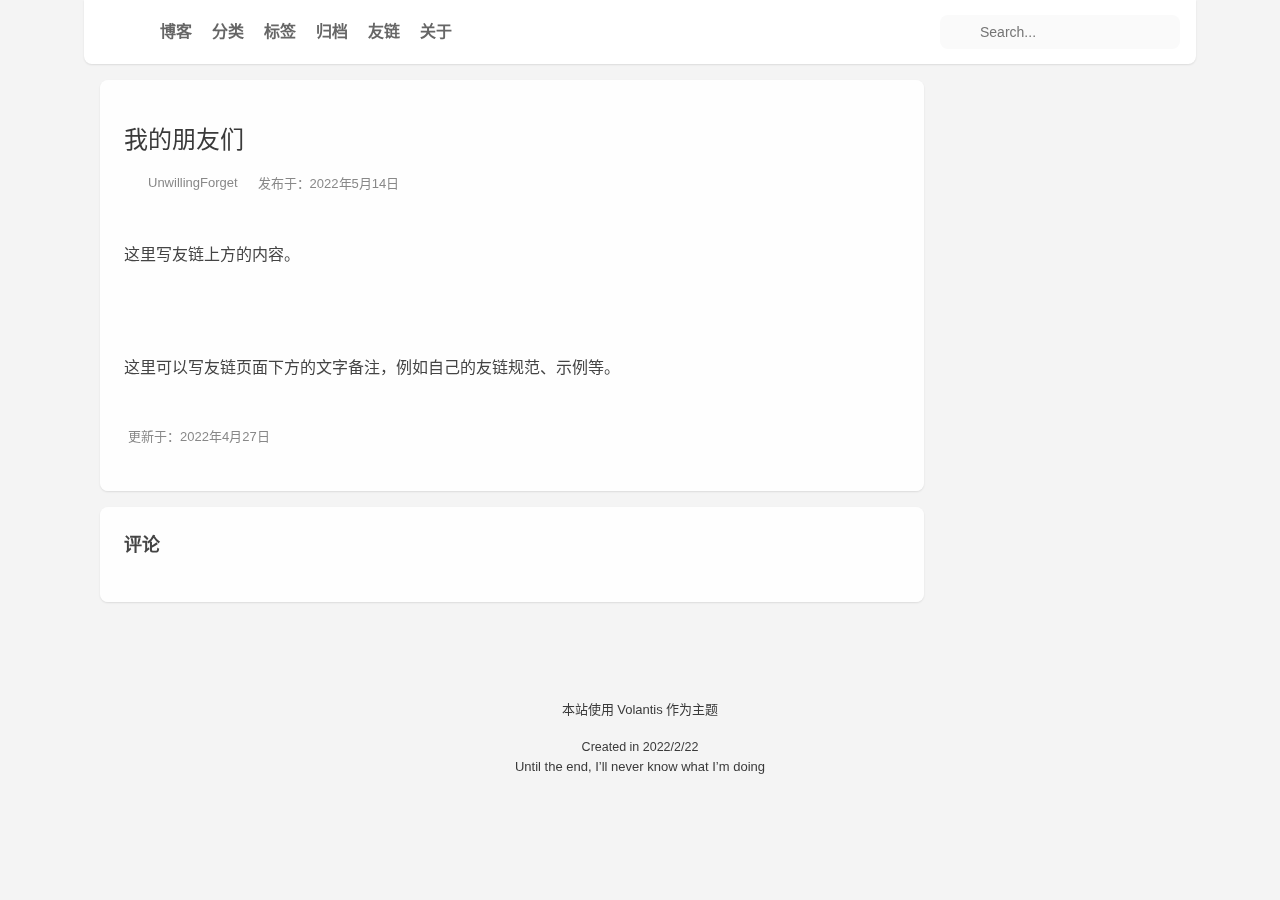
<file: friends/index.html>
<!DOCTYPE html>
<html lang="zh-CN">
    <head hexo-theme='https://github.com/volantis-x/hexo-theme-volantis/tree/5.0.0-alpha.111'>
  <meta name="generator" content="Hexo 6.2.0">
  <meta name="Volantis" content="5.0.0-alpha.111">
  <meta charset="utf-8">
  <!-- SEO相关 -->
  
  <link rel="canonical" href="http://example.com/friends/"/>
  <!-- 渲染优化 -->
    <meta http-equiv='x-dns-prefetch-control' content='on' />
      <link rel='dns-prefetch' href='https://npm.elemecdn.com'>
      <link rel="preconnect" href="https://npm.elemecdn.com" crossorigin>
  <meta name="renderer" content="webkit">
  <meta name="force-rendering" content="webkit">
  <meta http-equiv="X-UA-Compatible" content="IE=Edge,chrome=1">
    <meta http-equiv="Content-Security-Policy" content=" default-src 'self' https:; block-all-mixed-content; base-uri 'self' https:; form-action 'self' https:; worker-src 'self' https:; connect-src 'self' https: *; img-src 'self' data: https: *; media-src 'self' https: *; font-src 'self' data: https: *; frame-src 'self' https: *; manifest-src 'self' https: *; child-src https:; script-src 'self' https: 'unsafe-inline' *; style-src 'self' https: 'unsafe-inline' *; ">
  <meta name="HandheldFriendly" content="True" >
  <meta name="apple-mobile-web-app-capable" content="yes">
  <meta name="viewport" content="width=device-width, initial-scale=1, maximum-scale=5">
  <meta content="black-translucent" name="apple-mobile-web-app-status-bar-style">
  <meta content="telephone=no" name="format-detection">
  <!-- import head_begin begin -->
  <!-- import head_begin end -->
  <!-- Custom Files headBegin begin-->
  
  <!-- Custom Files headBegin end-->
    <link rel="shortcut icon" type='image/x-icon' href="/img/test2.png">
  <link rel="preload" href="/css/style.6a5bc6eb.css" as="style">
  <link rel="preload" href="https://npm.elemecdn.com/volantis-static@0.0.1649552113628/media/fonts/VarelaRound/VarelaRound-Regular.ttf" as="font" type="font/ttf" crossorigin="anonymous">
<link rel="preload" href="https://npm.elemecdn.com/volantis-static@0.0.1649552113628/media/fonts/UbuntuMono/UbuntuMono-Regular.ttf" as="font" type="font/ttf" crossorigin="anonymous">

  <!-- feed -->
  <!-- 页面元数据 -->
  <title>我的朋友们 - UnwillingForget Blog</title>
  <meta name="keywords" content="null">
  <meta desc name="description" content="这里写友链上方的内容。 - UnwillingForget - UnwillingForget Blog">
  
<meta property="og:type" content="website">
<meta property="og:title" content="我的朋友们">
<meta property="og:url" content="http://example.com/friends/index.html">
<meta property="og:site_name" content="UnwillingForget Blog">
<meta property="og:description" content="这里写友链上方的内容。">
<meta property="og:locale" content="zh_CN">
<meta property="og:image" content="https://npm.elemecdn.com/volantis-static@0.0.1649552113628/media/org.volantis/blog/favicon/android-chrome-192x192.png">
<meta property="article:published_time" content="2022-05-14T09:31:31.745Z">
<meta property="article:modified_time" content="2022-04-27T06:10:31.614Z">
<meta property="article:author" content="UnwillingForget">
<meta name="twitter:card" content="summary">
<meta name="twitter:image" content="https://npm.elemecdn.com/volantis-static@0.0.1649552113628/media/org.volantis/blog/favicon/android-chrome-192x192.png">
  <style>
    /* 首屏样式 */
    #safearea {
  display: none;
}
/*
  * Workaround for Chrome bug, part 1
  * Chunk rendering for all but the first article.
  * /layout/_partial/scripts/content-visibility-scroll-fix.ejs
*/
.post-story + .post-story {
  content-visibility: auto;
  contain-intrinsic-size: 10px 500px;
}
:root {
  --color-site-body: #f4f4f4;
  --color-site-bg: #f4f4f4;
  --color-site-inner: #fff;
  --color-site-footer: #3a3a3a;
  --color-card: #fff;
  --color-text: #444;
  --color-block: #f6f6f6;
  --color-inlinecode: #c74f00;
  --color-codeblock: #fff7ea;
  --color-h1: #3a3a3a;
  --color-h2: #3a3a3a;
  --color-h3: #333;
  --color-h4: #444;
  --color-h5: #555;
  --color-h6: #666;
  --color-p: #444;
  --color-list: #666;
  --color-list-hl: #30ad91;
  --color-meta: #888;
  --color-read-bkg: #e0d8c8;
  --color-read-post: #f8f1e2;
}
* {
  box-sizing: border-box;
  -webkit-box-sizing: border-box;
  -moz-box-sizing: border-box;
  outline: none;
  margin: 0;
  padding: 0;
}
*::-webkit-scrollbar {
  height: 4px;
  width: 4px;
}
*::-webkit-scrollbar-track-piece {
  background: transparent;
}
*::-webkit-scrollbar-thumb {
  background: #3dd9b6;
  cursor: pointer;
  border-radius: 2px;
  -webkit-border-radius: 2px;
}
*::-webkit-scrollbar-thumb:hover {
  background: #ff5722;
}
html {
  color: var(--color-text);
  width: 100%;
  height: 100%;
  font-family: UbuntuMono, "Varela Round", "PingFang SC", "Microsoft YaHei", Helvetica, Arial, Menlo, Monaco, monospace, sans-serif;
  font-size: 16px;
}
html >::-webkit-scrollbar {
  height: 4px;
  width: 4px;
}
html >::-webkit-scrollbar-track-piece {
  background: transparent;
}
html >::-webkit-scrollbar-thumb {
  background: #3dd9b6;
  cursor: pointer;
  border-radius: 2px;
  -webkit-border-radius: 2px;
}
html >::-webkit-scrollbar-thumb:hover {
  background: #ff5722;
}
body {
  background-color: var(--color-site-body);
  text-rendering: optimizelegibility;
  -webkit-tap-highlight-color: rgba(0,0,0,0);
  line-height: 1.6;
  -webkit-text-size-adjust: 100%;
  -ms-text-size-adjust: 100%;
}
body.modal-active {
  overflow: hidden;
}
@media screen and (max-width: 680px) {
  body.modal-active {
    position: fixed;
    top: 0;
    right: 0;
    bottom: 0;
    left: 0;
  }
}
a {
  color: #2092ec;
  cursor: pointer;
  text-decoration: none;
  transition: all 0.28s ease;
  -webkit-transition: all 0.28s ease;
  -khtml-transition: all 0.28s ease;
  -moz-transition: all 0.28s ease;
  -o-transition: all 0.28s ease;
  -ms-transition: all 0.28s ease;
}
a:hover {
  color: #ff5722;
}
a:active,
a:hover {
  outline: 0;
}
ul,
ol {
  padding-left: 0;
}
ul li,
ol li {
  list-style: none;
}
header {
  display: -webkit-box /* OLD - iOS 6-, Safari 3.1-6 */;
  display: -moz-box /* OLD - Firefox 19- (buggy but mostly works) */;
  display: block;
}
img {
  border: 0;
  background: none;
  max-width: 100%;
}
svg:not(:root) {
  overflow: hidden;
}
hr {
  -moz-box-sizing: content-box;
  box-sizing: content-box;
  -webkit-box-sizing: content-box;
  -moz-box-sizing: content-box;
  height: 0;
  border: 0;
  border-radius: 1px;
  -webkit-border-radius: 1px;
  border-bottom: 1px solid rgba(68,68,68,0.1);
}
button,
input {
  color: inherit;
  font: inherit;
  margin: 0;
}
button {
  overflow: visible;
  text-transform: none;
  -webkit-appearance: button;
  cursor: pointer;
}
@supports (backdrop-filter: blur(20px)) {
  .blur {
    background: rgba(255,255,255,0.9) !important;
    backdrop-filter: saturate(200%) blur(20px);
  }
}
.shadow {
  box-shadow: 0 1px 2px 0px rgba(0,0,0,0.1);
  -webkit-box-shadow: 0 1px 2px 0px rgba(0,0,0,0.1);
}
.shadow.floatable {
  transition: all 0.28s ease;
  -webkit-transition: all 0.28s ease;
  -khtml-transition: all 0.28s ease;
  -moz-transition: all 0.28s ease;
  -o-transition: all 0.28s ease;
  -ms-transition: all 0.28s ease;
}
.shadow.floatable:hover {
  box-shadow: 0 2px 4px 0px rgba(0,0,0,0.1), 0 4px 8px 0px rgba(0,0,0,0.1), 0 8px 16px 0px rgba(0,0,0,0.1);
  -webkit-box-shadow: 0 2px 4px 0px rgba(0,0,0,0.1), 0 4px 8px 0px rgba(0,0,0,0.1), 0 8px 16px 0px rgba(0,0,0,0.1);
}
#l_cover {
  min-height: 64px;
}
.cover-wrapper {
  top: 0;
  left: 0;
  max-width: 100%;
  height: 100vh;
  display: -webkit-box /* OLD - iOS 6-, Safari 3.1-6 */;
  display: -moz-box /* OLD - Firefox 19- (buggy but mostly works) */;
  display: -ms-flexbox /* TWEENER - IE 10 */;
  display: -webkit-flex /* NEW - Chrome */;
  display: flex /* NEW, Spec - Opera 12.1, Firefox 20+ */;
  display: flex;
  flex-wrap: nowrap;
  -webkit-flex-wrap: nowrap;
  -khtml-flex-wrap: nowrap;
  -moz-flex-wrap: nowrap;
  -o-flex-wrap: nowrap;
  -ms-flex-wrap: nowrap;
  -webkit-box-direction: normal;
  -moz-box-direction: normal;
  -webkit-box-orient: vertical;
  -moz-box-orient: vertical;
  -webkit-flex-direction: column;
  -ms-flex-direction: column;
  flex-direction: column;
  align-items: center;
  align-self: center;
  align-content: center;
  color: var(--color-site-inner);
  padding: 0 16px;
  user-select: none;
  -webkit-user-select: none;
  -moz-user-select: none;
  -ms-user-select: none;
  position: relative;
  overflow: hidden;
  margin-bottom: -100px;
}
.cover-wrapper .cover-body {
  z-index: 1;
  position: relative;
  width: 100%;
  height: 100%;
}
.cover-wrapper#full {
  height: calc(100vh + 100px);
  padding-bottom: 100px;
}
.cover-wrapper#half {
  max-height: 640px;
  min-height: 400px;
  height: calc(36vh - 64px + 200px);
}
.cover-wrapper #scroll-down {
  width: 100%;
  height: 64px;
  position: absolute;
  bottom: 100px;
  text-align: center;
  cursor: pointer;
}
.cover-wrapper #scroll-down .scroll-down-effects {
  color: #fff;
  font-size: 24px;
  line-height: 64px;
  position: absolute;
  width: 24px;
  left: calc(50% - 12px);
  text-shadow: 0 1px 2px rgba(0,0,0,0.1);
  animation: scroll-down-effect 1.5s infinite;
  -webkit-animation: scroll-down-effect 1.5s infinite;
  -khtml-animation: scroll-down-effect 1.5s infinite;
  -moz-animation: scroll-down-effect 1.5s infinite;
  -o-animation: scroll-down-effect 1.5s infinite;
  -ms-animation: scroll-down-effect 1.5s infinite;
}
@-moz-keyframes scroll-down-effect {
  0% {
    top: 0;
    opacity: 1;
    -webkit-opacity: 1;
    -moz-opacity: 1;
  }
  50% {
    top: -16px;
    opacity: 0.4;
    -webkit-opacity: 0.4;
    -moz-opacity: 0.4;
  }
  100% {
    top: 0;
    opacity: 1;
    -webkit-opacity: 1;
    -moz-opacity: 1;
  }
}
@-webkit-keyframes scroll-down-effect {
  0% {
    top: 0;
    opacity: 1;
    -webkit-opacity: 1;
    -moz-opacity: 1;
  }
  50% {
    top: -16px;
    opacity: 0.4;
    -webkit-opacity: 0.4;
    -moz-opacity: 0.4;
  }
  100% {
    top: 0;
    opacity: 1;
    -webkit-opacity: 1;
    -moz-opacity: 1;
  }
}
@-o-keyframes scroll-down-effect {
  0% {
    top: 0;
    opacity: 1;
    -webkit-opacity: 1;
    -moz-opacity: 1;
  }
  50% {
    top: -16px;
    opacity: 0.4;
    -webkit-opacity: 0.4;
    -moz-opacity: 0.4;
  }
  100% {
    top: 0;
    opacity: 1;
    -webkit-opacity: 1;
    -moz-opacity: 1;
  }
}
@keyframes scroll-down-effect {
  0% {
    top: 0;
    opacity: 1;
    -webkit-opacity: 1;
    -moz-opacity: 1;
  }
  50% {
    top: -16px;
    opacity: 0.4;
    -webkit-opacity: 0.4;
    -moz-opacity: 0.4;
  }
  100% {
    top: 0;
    opacity: 1;
    -webkit-opacity: 1;
    -moz-opacity: 1;
  }
}
.cover-wrapper .cover-body {
  margin-top: 64px;
  margin-bottom: 100px;
}
.cover-wrapper .cover-body,
.cover-wrapper .cover-body .top,
.cover-wrapper .cover-body .bottom {
  display: -webkit-box /* OLD - iOS 6-, Safari 3.1-6 */;
  display: -moz-box /* OLD - Firefox 19- (buggy but mostly works) */;
  display: -ms-flexbox /* TWEENER - IE 10 */;
  display: -webkit-flex /* NEW - Chrome */;
  display: flex /* NEW, Spec - Opera 12.1, Firefox 20+ */;
  display: flex;
  -webkit-box-direction: normal;
  -moz-box-direction: normal;
  -webkit-box-orient: vertical;
  -moz-box-orient: vertical;
  -webkit-flex-direction: column;
  -ms-flex-direction: column;
  flex-direction: column;
  align-items: center;
  justify-content: center;
  -webkit-justify-content: center;
  -khtml-justify-content: center;
  -moz-justify-content: center;
  -o-justify-content: center;
  -ms-justify-content: center;
  max-width: 100%;
}
.cover-wrapper .cover-body .bottom {
  margin-top: 32px;
}
.cover-wrapper .cover-body .title {
  font-family: "Varela Round", "PingFang SC", "Microsoft YaHei", Helvetica, Arial, Helvetica, monospace;
  font-size: 3.125rem;
  line-height: 1.2;
  text-shadow: 0 1px 2px rgba(0,0,0,0.1);
}
.cover-wrapper .cover-body .subtitle {
  font-size: 20px;
}
.cover-wrapper .cover-body .logo {
  max-height: 120px;
  max-width: calc(100% - 4 * 16px);
}
@media screen and (min-height: 1024px) {
  .cover-wrapper .cover-body .title {
    font-size: 3rem;
  }
  .cover-wrapper .cover-body .subtitle {
    font-size: 1.05rem;
  }
  .cover-wrapper .cover-body .logo {
    max-height: 150px;
  }
}
.cover-wrapper .cover-body .m_search {
  position: relative;
  max-width: calc(100% - 16px);
  width: 320px;
  vertical-align: middle;
}
.cover-wrapper .cover-body .m_search .form {
  position: relative;
  display: -webkit-box /* OLD - iOS 6-, Safari 3.1-6 */;
  display: -moz-box /* OLD - Firefox 19- (buggy but mostly works) */;
  display: block;
  width: 100%;
}
.cover-wrapper .cover-body .m_search .icon,
.cover-wrapper .cover-body .m_search .input {
  transition: all 0.28s ease;
  -webkit-transition: all 0.28s ease;
  -khtml-transition: all 0.28s ease;
  -moz-transition: all 0.28s ease;
  -o-transition: all 0.28s ease;
  -ms-transition: all 0.28s ease;
}
.cover-wrapper .cover-body .m_search .icon {
  position: absolute;
  display: -webkit-box /* OLD - iOS 6-, Safari 3.1-6 */;
  display: -moz-box /* OLD - Firefox 19- (buggy but mostly works) */;
  display: block;
  line-height: 2.5rem;
  width: 32px;
  top: 0;
  left: 5px;
  color: rgba(68,68,68,0.75);
}
.cover-wrapper .cover-body .m_search .input {
  display: -webkit-box /* OLD - iOS 6-, Safari 3.1-6 */;
  display: -moz-box /* OLD - Firefox 19- (buggy but mostly works) */;
  display: block;
  height: 2.5rem;
  width: 100%;
  box-shadow: none;
  -webkit-box-shadow: none;
  box-sizing: border-box;
  -webkit-box-sizing: border-box;
  -moz-box-sizing: border-box;
  font-size: 0.875rem;
  -webkit-appearance: none;
  padding-left: 36px;
  border-radius: 1.4rem;
  -webkit-border-radius: 1.4rem;
  background: rgba(255,255,255,0.6);
  backdrop-filter: blur(10px);
  border: none;
  color: var(--color-text);
}
@media screen and (max-width: 500px) {
  .cover-wrapper .cover-body .m_search .input {
    padding-left: 36px;
  }
}
.cover-wrapper .cover-body .m_search .input:hover {
  background: rgba(255,255,255,0.8);
}
.cover-wrapper .cover-body .m_search .input:focus {
  background: #fff;
}
.cover-wrapper .list-h {
  display: -webkit-box /* OLD - iOS 6-, Safari 3.1-6 */;
  display: -moz-box /* OLD - Firefox 19- (buggy but mostly works) */;
  display: -ms-flexbox /* TWEENER - IE 10 */;
  display: -webkit-flex /* NEW - Chrome */;
  display: flex /* NEW, Spec - Opera 12.1, Firefox 20+ */;
  display: flex;
  -webkit-box-direction: normal;
  -moz-box-direction: normal;
  -webkit-box-orient: horizontal;
  -moz-box-orient: horizontal;
  -webkit-flex-direction: row;
  -ms-flex-direction: row;
  flex-direction: row;
  flex-wrap: wrap;
  -webkit-flex-wrap: wrap;
  -khtml-flex-wrap: wrap;
  -moz-flex-wrap: wrap;
  -o-flex-wrap: wrap;
  -ms-flex-wrap: wrap;
  align-items: stretch;
  border-radius: 4px;
  -webkit-border-radius: 4px;
  user-select: none;
  -webkit-user-select: none;
  -moz-user-select: none;
  -ms-user-select: none;
}
.cover-wrapper .list-h a {
  -webkit-box-flex: 1;
  -moz-box-flex: 1;
  -webkit-flex: 1 0;
  -ms-flex: 1 0;
  flex: 1 0;
  display: -webkit-box /* OLD - iOS 6-, Safari 3.1-6 */;
  display: -moz-box /* OLD - Firefox 19- (buggy but mostly works) */;
  display: -ms-flexbox /* TWEENER - IE 10 */;
  display: -webkit-flex /* NEW - Chrome */;
  display: flex /* NEW, Spec - Opera 12.1, Firefox 20+ */;
  display: flex;
  font-weight: 600;
}
.cover-wrapper .list-h a img {
  display: -webkit-box /* OLD - iOS 6-, Safari 3.1-6 */;
  display: -moz-box /* OLD - Firefox 19- (buggy but mostly works) */;
  display: block;
  border-radius: 2px;
  -webkit-border-radius: 2px;
  margin: 4px;
  min-width: 40px;
  max-width: 44px;
}
@media screen and (max-width: 768px) {
  .cover-wrapper .list-h a img {
    min-width: 36px;
    max-width: 40px;
  }
}
@media screen and (max-width: 500px) {
  .cover-wrapper .list-h a img {
    margin: 2px 4px;
    min-width: 32px;
    max-width: 36px;
  }
}
@media screen and (max-width: 375px) {
  .cover-wrapper .list-h a img {
    min-width: 28px;
    max-width: 32px;
  }
}
.cover-wrapper {
  max-width: 100%;
}
.cover-wrapper.search .bottom .menu {
  margin-top: 16px;
}
.cover-wrapper.search .bottom .menu .list-h a {
  white-space: nowrap;
  -webkit-box-direction: normal;
  -moz-box-direction: normal;
  -webkit-box-orient: horizontal;
  -moz-box-orient: horizontal;
  -webkit-flex-direction: row;
  -ms-flex-direction: row;
  flex-direction: row;
  align-items: baseline;
  padding: 2px;
  margin: 4px;
  color: var(--color-site-inner);
  opacity: 0.75;
  -webkit-opacity: 0.75;
  -moz-opacity: 0.75;
  text-shadow: 0 1px 2px rgba(0,0,0,0.05);
  border-bottom: 2px solid transparent;
}
.cover-wrapper.search .bottom .menu .list-h a i {
  margin-right: 4px;
}
.cover-wrapper.search .bottom .menu .list-h a p {
  font-size: 0.9375rem;
}
.cover-wrapper.search .bottom .menu .list-h a:hover,
.cover-wrapper.search .bottom .menu .list-h a.active,
.cover-wrapper.search .bottom .menu .list-h a:active {
  opacity: 1;
  -webkit-opacity: 1;
  -moz-opacity: 1;
  border-bottom: 2px solid var(--color-site-inner);
}
.cover-wrapper.dock .menu,
.cover-wrapper.featured .menu,
.cover-wrapper.focus .menu {
  border-radius: 6px;
  -webkit-border-radius: 6px;
}
.cover-wrapper.dock .menu .list-h a,
.cover-wrapper.featured .menu .list-h a,
.cover-wrapper.focus .menu .list-h a {
  -webkit-box-direction: normal;
  -moz-box-direction: normal;
  -webkit-box-orient: vertical;
  -moz-box-orient: vertical;
  -webkit-flex-direction: column;
  -ms-flex-direction: column;
  flex-direction: column;
  align-items: center;
  padding: 12px;
  line-height: 24px;
  border-radius: 4px;
  -webkit-border-radius: 4px;
  border-bottom: none;
  text-align: center;
  align-content: flex-end;
  color: rgba(68,68,68,0.7);
  font-size: 1.5rem;
}
@media screen and (max-width: 500px) {
  .cover-wrapper.dock .menu .list-h a,
  .cover-wrapper.featured .menu .list-h a,
  .cover-wrapper.focus .menu .list-h a {
    padding: 12px 8px;
  }
}
.cover-wrapper.dock .menu .list-h a i,
.cover-wrapper.featured .menu .list-h a i,
.cover-wrapper.focus .menu .list-h a i {
  margin: 8px;
}
.cover-wrapper.dock .menu .list-h a p,
.cover-wrapper.featured .menu .list-h a p,
.cover-wrapper.focus .menu .list-h a p {
  font-size: 0.875rem;
}
.cover-wrapper.dock .menu .list-h a.active,
.cover-wrapper.featured .menu .list-h a.active,
.cover-wrapper.focus .menu .list-h a.active {
  background: var(--color-card);
  backdrop-filter: none;
}
.cover-wrapper.dock .menu .list-h a.active i,
.cover-wrapper.featured .menu .list-h a.active i,
.cover-wrapper.focus .menu .list-h a.active i,
.cover-wrapper.dock .menu .list-h a.active i+p,
.cover-wrapper.featured .menu .list-h a.active i+p,
.cover-wrapper.focus .menu .list-h a.active i+p {
  color: #3dd9b6;
}
.cover-wrapper.dock .menu .list-h a.active img+p,
.cover-wrapper.featured .menu .list-h a.active img+p,
.cover-wrapper.focus .menu .list-h a.active img+p {
  color: var(--color-text);
}
.cover-wrapper.dock .menu .list-h a:hover,
.cover-wrapper.featured .menu .list-h a:hover,
.cover-wrapper.focus .menu .list-h a:hover {
  background: var(--color-card);
}
.cover-wrapper.featured .menu .list-h {
  margin: -2px;
}
.cover-wrapper.featured .menu .list-h a {
  margin: 2px;
  background: rgba(255,255,255,0.5);
}
@supports (backdrop-filter: blur(20px)) {
  .cover-wrapper.featured .menu .list-h a {
    background: rgba(255,255,255,0.5);
    backdrop-filter: saturate(200%) blur(20px);
  }
}
.cover-wrapper #parallax-window {
  position: absolute;
  width: 100%;
  height: 100%;
  background: transparent;
}
.parallax-mirror {
  animation-delay: 0s;
  animation-duration: 0.5s;
  animation-fill-mode: forwards;
  animation-timing-function: ease-out;
  animation-name: fadeIn;
}
@-moz-keyframes fadeIn {
  0% {
    opacity: 0;
    -webkit-opacity: 0;
    -moz-opacity: 0;
    filter: blur(12px);
  }
  100% {
    opacity: 1;
    -webkit-opacity: 1;
    -moz-opacity: 1;
  }
}
@-webkit-keyframes fadeIn {
  0% {
    opacity: 0;
    -webkit-opacity: 0;
    -moz-opacity: 0;
    filter: blur(12px);
  }
  100% {
    opacity: 1;
    -webkit-opacity: 1;
    -moz-opacity: 1;
  }
}
@-o-keyframes fadeIn {
  0% {
    opacity: 0;
    -webkit-opacity: 0;
    -moz-opacity: 0;
    filter: blur(12px);
  }
  100% {
    opacity: 1;
    -webkit-opacity: 1;
    -moz-opacity: 1;
  }
}
@keyframes fadeIn {
  0% {
    opacity: 0;
    -webkit-opacity: 0;
    -moz-opacity: 0;
    filter: blur(12px);
  }
  100% {
    opacity: 1;
    -webkit-opacity: 1;
    -moz-opacity: 1;
  }
}
@media (prefers-color-scheme: dark) {
  :root {
    --color-mode: 'dark';
  }
  :root:not([color-scheme]) {
    --color-site-body: #121212;
    --color-read-bkg: #1f1f1f;
    --color-read-post: #262626;
    --color-site-bg: #1f1f1f;
    --color-site-inner: rgba(238,238,238,0.871);
    --color-site-footer: rgba(170,170,170,0.871);
    --color-card: #262626;
    --color-text: rgba(238,238,238,0.871);
    --color-block: #434343;
    --color-codeblock: #1f1f1f;
    --color-inlinecode: #d56d28;
    --color-h1: rgba(255,255,255,0.871);
    --color-h2: rgba(255,255,255,0.871);
    --color-h3: rgba(255,255,255,0.6);
    --color-h4: rgba(255,255,255,0.6);
    --color-h5: rgba(255,255,255,0.6);
    --color-h6: rgba(255,255,255,0.6);
    --color-p: rgba(217,217,217,0.871);
    --color-list: rgba(217,217,217,0.871);
    --color-list-hl: #63e0c4;
    --color-meta: rgba(191,191,191,0.871);
    --color-link: rgba(191,191,191,0.871);
  }
  :root:not([color-scheme]) img {
    filter: brightness(70%) !important;
  }
  :root:not([color-scheme]) .blur {
    background: rgba(31,31,31,0.9) !important;
  }
  :root:not([color-scheme]) .white-box.blur {
    background: rgba(38,38,38,0.9) !important;
  }
  :root:not([color-scheme]) .nav-main .u-search-input {
    background: var(--color-card) !important;
  }
  :root:not([color-scheme]) #l_main .article .prev-next>a {
    background: var(--color-block) !important;
  }
  :root:not([color-scheme]) #l_main .article .prev-next>a:hover {
    background: var(--color-site-bg) !important;
  }
  :root:not([color-scheme]) .article blockquote {
    background: var(--color-block) !important;
  }
  :root:not([color-scheme]) .article-title a {
    color: var(--color-h1) !important;
  }
  :root:not([color-scheme]) details>summary {
    color: var(--color-p) !important;
    background: var(--color-site-bg) !important;
  }
  :root:not([color-scheme]) details {
    border: 1px solid var(--color-site-bg) !important;
    background: var(--color-site-bg) !important;
  }
  :root:not([color-scheme]) #u-search .modal,
  :root:not([color-scheme]) #u-search .modal-header,
  :root:not([color-scheme]) #u-search .modal-body {
    background: var(--color-card) !important;
  }
  :root:not([color-scheme]) #u-search .modal-body .modal-results .result:hover {
    background: var(--color-block) !important;
  }
  :root:not([color-scheme]) .u-search-input:hover {
    background: var(--color-block) !important;
  }
  :root:not([color-scheme]) .u-search-input:focus {
    background: var(--color-site-body) !important;
  }
}
[color-scheme='dark'] {
  --color-site-body: #121212;
  --color-read-bkg: #1f1f1f;
  --color-read-post: #262626;
  --color-site-bg: #1f1f1f;
  --color-site-inner: rgba(238,238,238,0.871);
  --color-site-footer: rgba(170,170,170,0.871);
  --color-card: #262626;
  --color-text: rgba(238,238,238,0.871);
  --color-block: #434343;
  --color-codeblock: #1f1f1f;
  --color-inlinecode: #d56d28;
  --color-h1: rgba(255,255,255,0.871);
  --color-h2: rgba(255,255,255,0.871);
  --color-h3: rgba(255,255,255,0.6);
  --color-h4: rgba(255,255,255,0.6);
  --color-h5: rgba(255,255,255,0.6);
  --color-h6: rgba(255,255,255,0.6);
  --color-p: rgba(217,217,217,0.871);
  --color-list: rgba(217,217,217,0.871);
  --color-list-hl: #63e0c4;
  --color-meta: rgba(191,191,191,0.871);
  --color-link: rgba(191,191,191,0.871);
}
[color-scheme='dark'] img {
  filter: brightness(70%) !important;
}
[color-scheme='dark'] .blur {
  background: rgba(31,31,31,0.9) !important;
}
[color-scheme='dark'] .white-box.blur {
  background: rgba(38,38,38,0.9) !important;
}
[color-scheme='dark'] .nav-main .u-search-input {
  background: var(--color-card) !important;
}
[color-scheme='dark'] #l_main .article .prev-next>a {
  background: var(--color-block) !important;
}
[color-scheme='dark'] #l_main .article .prev-next>a:hover {
  background: var(--color-site-bg) !important;
}
[color-scheme='dark'] .article blockquote {
  background: var(--color-block) !important;
}
[color-scheme='dark'] .article-title a {
  color: var(--color-h1) !important;
}
[color-scheme='dark'] details>summary {
  color: var(--color-p) !important;
  background: var(--color-site-bg) !important;
}
[color-scheme='dark'] details {
  border: 1px solid var(--color-site-bg) !important;
  background: var(--color-site-bg) !important;
}
[color-scheme='dark'] #u-search .modal,
[color-scheme='dark'] #u-search .modal-header,
[color-scheme='dark'] #u-search .modal-body {
  background: var(--color-card) !important;
}
[color-scheme='dark'] #u-search .modal-body .modal-results .result:hover {
  background: var(--color-block) !important;
}
[color-scheme='dark'] .u-search-input:hover {
  background: var(--color-block) !important;
}
[color-scheme='dark'] .u-search-input:focus {
  background: var(--color-site-body) !important;
}
@media screen and (max-width: 500px) {
  [color-scheme='dark'] .l_header .m_search {
    background: var(--color-site-bg) !important;
  }
}
@font-face {
  font-family: 'UbuntuMono';
  src: url("https://npm.elemecdn.com/volantis-static@0.0.1649552113628/media/fonts/UbuntuMono/UbuntuMono-Regular.ttf");
  font-weight: 'normal';
  font-style: 'normal';
  font-display: swap;
}
@font-face {
  font-family: 'Varela Round';
  src: url("https://npm.elemecdn.com/volantis-static@0.0.1649552113628/media/fonts/VarelaRound/VarelaRound-Regular.ttf");
  font-weight: 'normal';
  font-style: 'normal';
  font-display: swap;
}
.l_header {
  position: fixed;
  z-index: 1000;
  top: 0;
  width: 100%;
  height: 64px;
  background: var(--color-card);
  box-shadow: 0 1px 2px 0px rgba(0,0,0,0.1);
  -webkit-box-shadow: 0 1px 2px 0px rgba(0,0,0,0.1);
}
.l_header.auto {
  transition: opacity 0.4s ease;
  -webkit-transition: opacity 0.4s ease;
  -khtml-transition: opacity 0.4s ease;
  -moz-transition: opacity 0.4s ease;
  -o-transition: opacity 0.4s ease;
  -ms-transition: opacity 0.4s ease;
  visibility: hidden;
}
.l_header.auto.show {
  opacity: 1 !important;
  -webkit-opacity: 1 !important;
  -moz-opacity: 1 !important;
  visibility: visible;
}
.l_header .container {
  margin-left: 16px;
  margin-right: 16px;
}
.l_header #wrapper {
  height: 100%;
  user-select: none;
  -webkit-user-select: none;
  -moz-user-select: none;
  -ms-user-select: none;
}
.l_header #wrapper .nav-main,
.l_header #wrapper .nav-sub {
  display: -webkit-box /* OLD - iOS 6-, Safari 3.1-6 */;
  display: -moz-box /* OLD - Firefox 19- (buggy but mostly works) */;
  display: -ms-flexbox /* TWEENER - IE 10 */;
  display: -webkit-flex /* NEW - Chrome */;
  display: flex /* NEW, Spec - Opera 12.1, Firefox 20+ */;
  display: flex;
  flex-wrap: nowrap;
  -webkit-flex-wrap: nowrap;
  -khtml-flex-wrap: nowrap;
  -moz-flex-wrap: nowrap;
  -o-flex-wrap: nowrap;
  -ms-flex-wrap: nowrap;
  justify-content: space-between;
  -webkit-justify-content: space-between;
  -khtml-justify-content: space-between;
  -moz-justify-content: space-between;
  -o-justify-content: space-between;
  -ms-justify-content: space-between;
  align-items: center;
}
.l_header #wrapper .nav-main {
  transition: all 0.28s ease;
  -webkit-transition: all 0.28s ease;
  -khtml-transition: all 0.28s ease;
  -moz-transition: all 0.28s ease;
  -o-transition: all 0.28s ease;
  -ms-transition: all 0.28s ease;
}
.l_header #wrapper.sub .nav-main {
  transform: translateY(-64px);
  -webkit-transform: translateY(-64px);
  -khtml-transform: translateY(-64px);
  -moz-transform: translateY(-64px);
  -o-transform: translateY(-64px);
  -ms-transform: translateY(-64px);
}
.l_header #wrapper .nav-sub {
  transition: all 0.28s ease;
  -webkit-transition: all 0.28s ease;
  -khtml-transition: all 0.28s ease;
  -moz-transition: all 0.28s ease;
  -o-transition: all 0.28s ease;
  -ms-transition: all 0.28s ease;
  opacity: 0;
  -webkit-opacity: 0;
  -moz-opacity: 0;
  height: 64px;
  width: calc(100% - 2 * 16px);
  position: absolute;
}
.l_header #wrapper .nav-sub ::-webkit-scrollbar {
  display: -webkit-box /* OLD - iOS 6-, Safari 3.1-6 */;
  display: -moz-box /* OLD - Firefox 19- (buggy but mostly works) */;
  display: none;
}
@media screen and (min-width: 2048px) {
  .l_header #wrapper .nav-sub {
    max-width: 55vw;
    margin: auto;
  }
}
.l_header #wrapper.sub .nav-sub {
  opacity: 1;
  -webkit-opacity: 1;
  -moz-opacity: 1;
}
.l_header #wrapper .title {
  position: relative;
  color: var(--color-text);
  padding-left: 24px;
  max-height: 64px;
}
.l_header #wrapper .nav-main .title {
  white-space: nowrap;
  overflow: hidden;
  text-overflow: ellipsis;
  flex-shrink: 0;
  line-height: 64px;
  padding: 0 24px;
  font-size: 1.25rem;
  font-family: "Varela Round", "PingFang SC", "Microsoft YaHei", Helvetica, Arial, Helvetica, monospace;
}
.l_header #wrapper .nav-main .title img {
  height: 64px;
}
.l_header .nav-sub {
  max-width: 1080px;
  margin: auto;
}
.l_header .nav-sub .title {
  font-weight: bold;
  font-family: UbuntuMono, "Varela Round", "PingFang SC", "Microsoft YaHei", Helvetica, Arial, Menlo, Monaco, monospace, sans-serif;
  line-height: 1.2;
  max-height: 64px;
  white-space: normal;
  flex-shrink: 1;
}
.l_header .switcher {
  display: -webkit-box /* OLD - iOS 6-, Safari 3.1-6 */;
  display: -moz-box /* OLD - Firefox 19- (buggy but mostly works) */;
  display: none;
  line-height: 64px;
  align-items: center;
}
.l_header .switcher .s-toc {
  display: -webkit-box /* OLD - iOS 6-, Safari 3.1-6 */;
  display: -moz-box /* OLD - Firefox 19- (buggy but mostly works) */;
  display: none;
}
@media screen and (max-width: 768px) {
  .l_header .switcher .s-toc {
    display: -webkit-box /* OLD - iOS 6-, Safari 3.1-6 */;
    display: -moz-box /* OLD - Firefox 19- (buggy but mostly works) */;
    display: -ms-flexbox /* TWEENER - IE 10 */;
    display: -webkit-flex /* NEW - Chrome */;
    display: flex /* NEW, Spec - Opera 12.1, Firefox 20+ */;
    display: flex;
  }
}
.l_header .switcher >li {
  height: 48px;
  transition: all 0.28s ease;
  -webkit-transition: all 0.28s ease;
  -khtml-transition: all 0.28s ease;
  -moz-transition: all 0.28s ease;
  -o-transition: all 0.28s ease;
  -ms-transition: all 0.28s ease;
  margin: 2px;
}
@media screen and (max-width: 500px) {
  .l_header .switcher >li {
    margin: 0 1px;
    height: 48px;
  }
}
.l_header .switcher >li >a {
  display: -webkit-box /* OLD - iOS 6-, Safari 3.1-6 */;
  display: -moz-box /* OLD - Firefox 19- (buggy but mostly works) */;
  display: -ms-flexbox /* TWEENER - IE 10 */;
  display: -webkit-flex /* NEW - Chrome */;
  display: flex /* NEW, Spec - Opera 12.1, Firefox 20+ */;
  display: flex;
  justify-content: center;
  -webkit-justify-content: center;
  -khtml-justify-content: center;
  -moz-justify-content: center;
  -o-justify-content: center;
  -ms-justify-content: center;
  align-items: center;
  width: 48px;
  height: 48px;
  padding: 0.85em 1.1em;
  border-radius: 100px;
  -webkit-border-radius: 100px;
  border: none;
  transition: all 0.28s ease;
  -webkit-transition: all 0.28s ease;
  -khtml-transition: all 0.28s ease;
  -moz-transition: all 0.28s ease;
  -o-transition: all 0.28s ease;
  -ms-transition: all 0.28s ease;
  color: #3dd9b6;
}
.l_header .switcher >li >a:hover {
  border: none;
}
.l_header .switcher >li >a.active,
.l_header .switcher >li >a:active {
  border: none;
  background: var(--color-site-bg);
}
@media screen and (max-width: 500px) {
  .l_header .switcher >li >a {
    width: 36px;
    height: 48px;
  }
}
.l_header .nav-sub .switcher {
  display: -webkit-box /* OLD - iOS 6-, Safari 3.1-6 */;
  display: -moz-box /* OLD - Firefox 19- (buggy but mostly works) */;
  display: -ms-flexbox /* TWEENER - IE 10 */;
  display: -webkit-flex /* NEW - Chrome */;
  display: flex /* NEW, Spec - Opera 12.1, Firefox 20+ */;
  display: flex;
}
.l_header .m_search {
  display: -webkit-box /* OLD - iOS 6-, Safari 3.1-6 */;
  display: -moz-box /* OLD - Firefox 19- (buggy but mostly works) */;
  display: -ms-flexbox /* TWEENER - IE 10 */;
  display: -webkit-flex /* NEW - Chrome */;
  display: flex /* NEW, Spec - Opera 12.1, Firefox 20+ */;
  display: flex;
  height: 64px;
  width: 240px;
  transition: all 0.28s ease;
  -webkit-transition: all 0.28s ease;
  -khtml-transition: all 0.28s ease;
  -moz-transition: all 0.28s ease;
  -o-transition: all 0.28s ease;
  -ms-transition: all 0.28s ease;
}
@media screen and (max-width: 1024px) {
  .l_header .m_search {
    width: 44px;
    min-width: 44px;
  }
  .l_header .m_search input::placeholder {
    opacity: 0;
    -webkit-opacity: 0;
    -moz-opacity: 0;
  }
  .l_header .m_search:hover {
    width: 240px;
  }
  .l_header .m_search:hover input::placeholder {
    opacity: 1;
    -webkit-opacity: 1;
    -moz-opacity: 1;
  }
}
@media screen and (min-width: 500px) {
  .l_header .m_search:hover .input {
    width: 100%;
  }
  .l_header .m_search:hover .input::placeholder {
    opacity: 1;
    -webkit-opacity: 1;
    -moz-opacity: 1;
  }
}
@media screen and (max-width: 500px) {
  .l_header .m_search {
    min-width: 0;
  }
  .l_header .m_search input::placeholder {
    opacity: 1;
    -webkit-opacity: 1;
    -moz-opacity: 1;
  }
}
.l_header .m_search .form {
  position: relative;
  display: -webkit-box /* OLD - iOS 6-, Safari 3.1-6 */;
  display: -moz-box /* OLD - Firefox 19- (buggy but mostly works) */;
  display: -ms-flexbox /* TWEENER - IE 10 */;
  display: -webkit-flex /* NEW - Chrome */;
  display: flex /* NEW, Spec - Opera 12.1, Firefox 20+ */;
  display: flex;
  width: 100%;
  align-items: center;
}
.l_header .m_search .icon {
  position: absolute;
  width: 36px;
  left: 5px;
  color: var(--color-meta);
}
@media screen and (max-width: 500px) {
  .l_header .m_search .icon {
    display: -webkit-box /* OLD - iOS 6-, Safari 3.1-6 */;
    display: -moz-box /* OLD - Firefox 19- (buggy but mostly works) */;
    display: none;
  }
}
.l_header .m_search .input {
  display: -webkit-box /* OLD - iOS 6-, Safari 3.1-6 */;
  display: -moz-box /* OLD - Firefox 19- (buggy but mostly works) */;
  display: block;
  padding-top: 8px;
  padding-bottom: 8px;
  line-height: 1.3;
  width: 100%;
  color: var(--color-text);
  background: #fafafa;
  box-shadow: none;
  -webkit-box-shadow: none;
  box-sizing: border-box;
  -webkit-box-sizing: border-box;
  -moz-box-sizing: border-box;
  padding-left: 40px;
  font-size: 0.875rem;
  border-radius: 8px;
  -webkit-border-radius: 8px;
  border: none;
  transition: all 0.28s ease;
  -webkit-transition: all 0.28s ease;
  -khtml-transition: all 0.28s ease;
  -moz-transition: all 0.28s ease;
  -o-transition: all 0.28s ease;
  -ms-transition: all 0.28s ease;
}
@media screen and (min-width: 500px) {
  .l_header .m_search .input:focus {
    box-shadow: 0 4px 8px 0px rgba(0,0,0,0.1);
    -webkit-box-shadow: 0 4px 8px 0px rgba(0,0,0,0.1);
  }
}
@media screen and (max-width: 500px) {
  .l_header .m_search .input {
    background: var(--color-block);
    padding-left: 8px;
    border: none;
  }
  .l_header .m_search .input:hover,
  .l_header .m_search .input:focus {
    border: none;
  }
}
@media (max-width: 500px) {
  .l_header .m_search {
    left: 0;
    width: 0;
    overflow: hidden;
    position: absolute;
    background: #fff;
    transition: all 0.28s ease;
    -webkit-transition: all 0.28s ease;
    -khtml-transition: all 0.28s ease;
    -moz-transition: all 0.28s ease;
    -o-transition: all 0.28s ease;
    -ms-transition: all 0.28s ease;
  }
  .l_header .m_search .input {
    border-radius: 32px;
    -webkit-border-radius: 32px;
    margin-left: 16px;
    padding-left: 16px;
  }
  .l_header.z_search-open .m_search {
    width: 100%;
  }
  .l_header.z_search-open .m_search .input {
    width: calc(100% - 120px);
  }
}
ul.m-pc >li>a {
  color: inherit;
  border-bottom: 2px solid transparent;
}
ul.m-pc >li>a:active,
ul.m-pc >li>a.active {
  border-bottom: 2px solid #3dd9b6;
}
ul.m-pc li:hover >ul.list-v,
ul.list-v li:hover >ul.list-v {
  display: -webkit-box /* OLD - iOS 6-, Safari 3.1-6 */;
  display: -moz-box /* OLD - Firefox 19- (buggy but mostly works) */;
  display: block;
}
ul.nav-list-h {
  display: -webkit-box /* OLD - iOS 6-, Safari 3.1-6 */;
  display: -moz-box /* OLD - Firefox 19- (buggy but mostly works) */;
  display: -ms-flexbox /* TWEENER - IE 10 */;
  display: -webkit-flex /* NEW - Chrome */;
  display: flex /* NEW, Spec - Opera 12.1, Firefox 20+ */;
  display: flex;
  align-items: stretch;
}
ul.nav-list-h>li {
  position: relative;
  justify-content: center;
  -webkit-justify-content: center;
  -khtml-justify-content: center;
  -moz-justify-content: center;
  -o-justify-content: center;
  -ms-justify-content: center;
  height: 100%;
  line-height: 2.4;
  border-radius: 4px;
  -webkit-border-radius: 4px;
}
ul.nav-list-h>li >a {
  -webkit-font-smoothing: antialiased;
  -moz-osx-font-smoothing: grayscale;
  font-weight: 600;
}
ul.list-v {
  z-index: 1;
  display: -webkit-box /* OLD - iOS 6-, Safari 3.1-6 */;
  display: -moz-box /* OLD - Firefox 19- (buggy but mostly works) */;
  display: none;
  position: absolute;
  background: var(--color-card);
  box-shadow: 0 2px 4px 0px rgba(0,0,0,0.08), 0 4px 8px 0px rgba(0,0,0,0.08), 0 8px 16px 0px rgba(0,0,0,0.08);
  -webkit-box-shadow: 0 2px 4px 0px rgba(0,0,0,0.08), 0 4px 8px 0px rgba(0,0,0,0.08), 0 8px 16px 0px rgba(0,0,0,0.08);
  margin-top: -6px;
  border-radius: 4px;
  -webkit-border-radius: 4px;
  padding: 8px 0;
}
ul.list-v.show {
  display: -webkit-box /* OLD - iOS 6-, Safari 3.1-6 */;
  display: -moz-box /* OLD - Firefox 19- (buggy but mostly works) */;
  display: block;
}
ul.list-v hr {
  margin-top: 8px;
  margin-bottom: 8px;
}
ul.list-v >li {
  white-space: nowrap;
  word-break: keep-all;
}
ul.list-v >li.header {
  font-size: 0.78125rem;
  font-weight: bold;
  line-height: 2em;
  color: var(--color-meta);
  margin: 8px 16px 4px;
}
ul.list-v >li.header i {
  margin-right: 8px;
}
ul.list-v >li ul {
  margin-left: 0;
  display: -webkit-box /* OLD - iOS 6-, Safari 3.1-6 */;
  display: -moz-box /* OLD - Firefox 19- (buggy but mostly works) */;
  display: none;
  margin-top: -40px;
}
ul.list-v .aplayer-container {
  min-height: 64px;
  padding: 6px 16px;
}
ul.list-v >li>a {
  transition: all 0.28s ease;
  -webkit-transition: all 0.28s ease;
  -khtml-transition: all 0.28s ease;
  -moz-transition: all 0.28s ease;
  -o-transition: all 0.28s ease;
  -ms-transition: all 0.28s ease;
  display: -webkit-box /* OLD - iOS 6-, Safari 3.1-6 */;
  display: -moz-box /* OLD - Firefox 19- (buggy but mostly works) */;
  display: block;
  color: var(--color-list);
  font-size: 0.875rem;
  font-weight: bold;
  line-height: 36px;
  padding: 0 20px 0 16px;
  text-overflow: ellipsis;
  margin: 0 4px;
  border-radius: 4px;
  -webkit-border-radius: 4px;
}
@media screen and (max-width: 1024px) {
  ul.list-v >li>a {
    line-height: 40px;
  }
}
ul.list-v >li>a >i {
  margin-right: 8px;
}
ul.list-v >li>a:active,
ul.list-v >li>a.active {
  color: var(--color-list-hl);
}
ul.list-v >li>a:hover {
  color: var(--color-list-hl);
  background: var(--color-site-bg);
}
.l_header .menu >ul>li>a {
  display: -webkit-box /* OLD - iOS 6-, Safari 3.1-6 */;
  display: -moz-box /* OLD - Firefox 19- (buggy but mostly works) */;
  display: block;
  padding: 0 8px;
}
.l_header .menu >ul>li>a >i {
  margin-right: 4px;
}
.l_header ul.nav-list-h>li {
  color: var(--color-list);
  line-height: 64px;
}
.l_header ul.nav-list-h>li >a {
  max-height: 64px;
  overflow: hidden;
  color: inherit;
}
.l_header ul.nav-list-h>li >a:active,
.l_header ul.nav-list-h>li >a.active {
  color: #3dd9b6;
}
.l_header ul.nav-list-h>li:hover>a {
  color: var(--color-list-hl);
}
.l_header ul.nav-list-h>li i.music {
  animation: rotate-effect 1.5s linear infinite;
  -webkit-animation: rotate-effect 1.5s linear infinite;
  -khtml-animation: rotate-effect 1.5s linear infinite;
  -moz-animation: rotate-effect 1.5s linear infinite;
  -o-animation: rotate-effect 1.5s linear infinite;
  -ms-animation: rotate-effect 1.5s linear infinite;
}
@-moz-keyframes rotate-effect {
  0% {
    transform: rotate(0);
    -webkit-transform: rotate(0);
    -khtml-transform: rotate(0);
    -moz-transform: rotate(0);
    -o-transform: rotate(0);
    -ms-transform: rotate(0);
  }
  25% {
    transform: rotate(90deg);
    -webkit-transform: rotate(90deg);
    -khtml-transform: rotate(90deg);
    -moz-transform: rotate(90deg);
    -o-transform: rotate(90deg);
    -ms-transform: rotate(90deg);
  }
  50% {
    transform: rotate(180deg);
    -webkit-transform: rotate(180deg);
    -khtml-transform: rotate(180deg);
    -moz-transform: rotate(180deg);
    -o-transform: rotate(180deg);
    -ms-transform: rotate(180deg);
  }
  75% {
    transform: rotate(270deg);
    -webkit-transform: rotate(270deg);
    -khtml-transform: rotate(270deg);
    -moz-transform: rotate(270deg);
    -o-transform: rotate(270deg);
    -ms-transform: rotate(270deg);
  }
  100% {
    transform: rotate(360deg);
    -webkit-transform: rotate(360deg);
    -khtml-transform: rotate(360deg);
    -moz-transform: rotate(360deg);
    -o-transform: rotate(360deg);
    -ms-transform: rotate(360deg);
  }
}
@-webkit-keyframes rotate-effect {
  0% {
    transform: rotate(0);
    -webkit-transform: rotate(0);
    -khtml-transform: rotate(0);
    -moz-transform: rotate(0);
    -o-transform: rotate(0);
    -ms-transform: rotate(0);
  }
  25% {
    transform: rotate(90deg);
    -webkit-transform: rotate(90deg);
    -khtml-transform: rotate(90deg);
    -moz-transform: rotate(90deg);
    -o-transform: rotate(90deg);
    -ms-transform: rotate(90deg);
  }
  50% {
    transform: rotate(180deg);
    -webkit-transform: rotate(180deg);
    -khtml-transform: rotate(180deg);
    -moz-transform: rotate(180deg);
    -o-transform: rotate(180deg);
    -ms-transform: rotate(180deg);
  }
  75% {
    transform: rotate(270deg);
    -webkit-transform: rotate(270deg);
    -khtml-transform: rotate(270deg);
    -moz-transform: rotate(270deg);
    -o-transform: rotate(270deg);
    -ms-transform: rotate(270deg);
  }
  100% {
    transform: rotate(360deg);
    -webkit-transform: rotate(360deg);
    -khtml-transform: rotate(360deg);
    -moz-transform: rotate(360deg);
    -o-transform: rotate(360deg);
    -ms-transform: rotate(360deg);
  }
}
@-o-keyframes rotate-effect {
  0% {
    transform: rotate(0);
    -webkit-transform: rotate(0);
    -khtml-transform: rotate(0);
    -moz-transform: rotate(0);
    -o-transform: rotate(0);
    -ms-transform: rotate(0);
  }
  25% {
    transform: rotate(90deg);
    -webkit-transform: rotate(90deg);
    -khtml-transform: rotate(90deg);
    -moz-transform: rotate(90deg);
    -o-transform: rotate(90deg);
    -ms-transform: rotate(90deg);
  }
  50% {
    transform: rotate(180deg);
    -webkit-transform: rotate(180deg);
    -khtml-transform: rotate(180deg);
    -moz-transform: rotate(180deg);
    -o-transform: rotate(180deg);
    -ms-transform: rotate(180deg);
  }
  75% {
    transform: rotate(270deg);
    -webkit-transform: rotate(270deg);
    -khtml-transform: rotate(270deg);
    -moz-transform: rotate(270deg);
    -o-transform: rotate(270deg);
    -ms-transform: rotate(270deg);
  }
  100% {
    transform: rotate(360deg);
    -webkit-transform: rotate(360deg);
    -khtml-transform: rotate(360deg);
    -moz-transform: rotate(360deg);
    -o-transform: rotate(360deg);
    -ms-transform: rotate(360deg);
  }
}
@keyframes rotate-effect {
  0% {
    transform: rotate(0);
    -webkit-transform: rotate(0);
    -khtml-transform: rotate(0);
    -moz-transform: rotate(0);
    -o-transform: rotate(0);
    -ms-transform: rotate(0);
  }
  25% {
    transform: rotate(90deg);
    -webkit-transform: rotate(90deg);
    -khtml-transform: rotate(90deg);
    -moz-transform: rotate(90deg);
    -o-transform: rotate(90deg);
    -ms-transform: rotate(90deg);
  }
  50% {
    transform: rotate(180deg);
    -webkit-transform: rotate(180deg);
    -khtml-transform: rotate(180deg);
    -moz-transform: rotate(180deg);
    -o-transform: rotate(180deg);
    -ms-transform: rotate(180deg);
  }
  75% {
    transform: rotate(270deg);
    -webkit-transform: rotate(270deg);
    -khtml-transform: rotate(270deg);
    -moz-transform: rotate(270deg);
    -o-transform: rotate(270deg);
    -ms-transform: rotate(270deg);
  }
  100% {
    transform: rotate(360deg);
    -webkit-transform: rotate(360deg);
    -khtml-transform: rotate(360deg);
    -moz-transform: rotate(360deg);
    -o-transform: rotate(360deg);
    -ms-transform: rotate(360deg);
  }
}
.menu-phone li ul.list-v {
  right: calc(100% - 0.5 * 16px);
}
.menu-phone li ul.list-v ul {
  right: calc(100% - 0.5 * 16px);
}
#wrapper {
  max-width: 1080px;
  margin: auto;
}
@media screen and (min-width: 2048px) {
  #wrapper {
    max-width: 55vw;
  }
}
#wrapper .menu {
  -webkit-box-flex: 1;
  -moz-box-flex: 1;
  -webkit-flex: 1 1;
  -ms-flex: 1 1;
  flex: 1 1;
  margin: 0 16px 0 0;
}
#wrapper .menu .list-v ul {
  left: calc(100% - 0.5 * 16px);
}
.menu-phone {
  display: -webkit-box /* OLD - iOS 6-, Safari 3.1-6 */;
  display: -moz-box /* OLD - Firefox 19- (buggy but mostly works) */;
  display: none;
  margin-top: 16px;
  right: 8px;
  transition: all 0.28s ease;
  -webkit-transition: all 0.28s ease;
  -khtml-transition: all 0.28s ease;
  -moz-transition: all 0.28s ease;
  -o-transition: all 0.28s ease;
  -ms-transition: all 0.28s ease;
}
.menu-phone ul {
  right: calc(100% - 0.5 * 16px);
}
@media screen and (max-width: 500px) {
  .menu-phone {
    display: -webkit-box /* OLD - iOS 6-, Safari 3.1-6 */;
    display: -moz-box /* OLD - Firefox 19- (buggy but mostly works) */;
    display: block;
  }
}
.l_header {
  max-width: 65vw;
  left: calc((100% - 65vw) * 0.5);
  border-bottom-left-radius: 8px;
  border-bottom-right-radius: 8px;
}
@media screen and (max-width: 2048px) {
  .l_header {
    max-width: 1112px;
    left: calc((100% - 1112px) * 0.5);
  }
}
@media screen and (max-width: 1112px) {
  .l_header {
    left: 0;
    border-radius: 0;
    -webkit-border-radius: 0;
    max-width: 100%;
  }
}
@media screen and (max-width: 500px) {
  .l_header .container {
    margin-left: 0;
    margin-right: 0;
  }
  .l_header #wrapper .nav-main .title {
    padding-left: 16px;
    padding-right: 16px;
  }
  .l_header #wrapper .nav-sub {
    width: 100%;
  }
  .l_header #wrapper .nav-sub .title {
    overflow-y: scroll;
    margin-top: 2px;
    padding: 8px 16px;
  }
  .l_header #wrapper .switcher {
    display: -webkit-box /* OLD - iOS 6-, Safari 3.1-6 */;
    display: -moz-box /* OLD - Firefox 19- (buggy but mostly works) */;
    display: -ms-flexbox /* TWEENER - IE 10 */;
    display: -webkit-flex /* NEW - Chrome */;
    display: flex /* NEW, Spec - Opera 12.1, Firefox 20+ */;
    display: flex;
    margin-right: 8px;
  }
  .l_header .menu {
    display: -webkit-box /* OLD - iOS 6-, Safari 3.1-6 */;
    display: -moz-box /* OLD - Firefox 19- (buggy but mostly works) */;
    display: none;
  }
}
@media screen and (max-width: 500px) {
  .list-v li {
    max-width: 270px;
  }
}
#u-search {
  display: -webkit-box /* OLD - iOS 6-, Safari 3.1-6 */;
  display: -moz-box /* OLD - Firefox 19- (buggy but mostly works) */;
  display: none;
  position: fixed;
  top: 0;
  left: 0;
  width: 100%;
  height: 100%;
  padding: 60px 20px;
  z-index: 1001;
}
@media screen and (max-width: 680px) {
  #u-search {
    padding: 0px;
  }
}
@media screen and (prefers-color-scheme: dark) and (max-width: 500px) {
  .l_header .m_search {
    background: var(--color-site-bg) !important;
  }
}

  </style>
  <link rel="stylesheet" href="/css/style.6a5bc6eb.css" media="print" onload="this.media='all';this.onload=null">
  <noscript><link rel="stylesheet" href="/css/style.6a5bc6eb.css"></noscript>
    <script>
      let userColorScheme=localStorage.getItem("color-scheme")
      if(userColorScheme){
        document.documentElement.setAttribute("color-scheme", userColorScheme);
      }
    </script>
  
<script>
if (/*@cc_on!@*/false || (!!window.MSInputMethodContext && !!document.documentMode))
    document.write(
	'<style>'+
		'html{'+
			'overflow-x: hidden !important;'+
			'overflow-y: hidden !important;'+
		'}'+
		'.kill-ie{'+
			'text-align:center;'+
			'height: 100%;'+
			'margin-top: 15%;'+
			'margin-bottom: 5500%;'+
		'}'+
    '.kill-t{'+
      'font-size: 2rem;'+
    '}'+
    '.kill-c{'+
      'font-size: 1.2rem;'+
    '}'+
		'#l_header,#l_body{'+
			'display: none;'+
		'}'+
	'</style>'+
    '<div class="kill-ie">'+
        `<span class="kill-t"><b>抱歉，您的浏览器无法访问本站</b></span><br/>`+
        `<span class="kill-c">微软已经于2016年终止了对 Internet Explorer (IE) 10 及更早版本的支持，<br/>继续使用存在极大的安全隐患，请使用当代主流的浏览器进行访问。</span><br/>`+
        `<a target="_blank" rel="noopener" href="https://www.microsoft.com/zh-cn/WindowsForBusiness/End-of-IE-support"><strong>了解详情 ></strong></a>`+
    '</div>');
</script>


<noscript>
	<style>
		html{
			overflow-x: hidden !important;
			overflow-y: hidden !important;
		}
		.kill-noscript{
			text-align:center;
			height: 100%;
			margin-top: 15%;
			margin-bottom: 5500%;
		}
    .kill-t{
      font-size: 2rem;
    }
    .kill-c{
      font-size: 1.2rem;
    }
		#l_header,#l_body{
			display: none;
		}
	</style>
    <div class="kill-noscript">
        <span class="kill-t"><b>抱歉，您的浏览器无法访问本站</b></span><br/>
        <span class="kill-c">本页面需要浏览器支持（启用）JavaScript</span><br/>
        <a target="_blank" rel="noopener" href="https://www.baidu.com/s?wd=启用JavaScript"><strong>了解详情 ></strong></a>
    </div>
</noscript>


  <script>
  /************这个文件存放不需要重载的全局变量和全局函数*********/
  window.volantis = {}; // volantis 全局变量
  volantis.debug = false; // 开启调试模式
  volantis.dom = {}; // 页面Dom see: /source/js/app.js etc.

  volantis.GLOBAL_CONFIG ={
    debug: false,
    cdn: {"js":{"app":"/js/app.fda82528.js","parallax":"/js/plugins/parallax.8bf0ab10.js","rightMenu":"/js/plugins/rightMenu.d9437285.js","rightMenus":"/js/plugins/rightMenus.cd02aa19.js","sites":"/js/plugins/tags/sites.76bf19b8.js","friends":"/js/plugins/tags/friends.f372da57.js","contributors":"/js/plugins/tags/contributors.aec80453.js","search":"/js/search/hexo.0e52f222.js"},"css":{"style":"/css/style.6a5bc6eb.css"}},
    default: {"avatar":"https://npm.elemecdn.com/volantis-static@0.0.1649552113628/media/placeholder/avatar/round/3442075.svg","link":"https://npm.elemecdn.com/volantis-static@0.0.1649552113628/media/placeholder/link/8f277b4ee0ecd.svg","cover":"https://npm.elemecdn.com/volantis-static@0.0.1649552113628/media/placeholder/cover/76b86c0226ffd.svg","image":"https://npm.elemecdn.com/volantis-static@0.0.1649552113628/media/placeholder/image/2659360.svg"},
    lastupdate: new Date(1673238941253),
    sidebar: {
      for_page: ["blogger","category","tagcloud","donate"],
      for_post: ["toc"],
      webinfo: {
        lastupd: {
          enable: true,
          friendlyShow: true
        },
        runtime: {
          data: "2020/01/01",
          unit: "天"
        }
      }
    },
    plugins: {
      message: {"enable":true,"css":"https://npm.elemecdn.com/volantis-static@0.0.1649552113628/libs/izitoast/dist/css/iziToast.min.css","js":"https://npm.elemecdn.com/volantis-static@0.0.1649552113628/libs/izitoast/dist/js/iziToast.min.js","icon":{"default":"fa-solid fa-info-circle light-blue","quection":"fa-solid fa-question-circle light-blue"},"time":{"default":5000,"quection":20000},"position":"topRight","transitionIn":"bounceInLeft","transitionOut":"fadeOutRight","titleColor":"var(--color-text)","messageColor":"var(--color-text)","backgroundColor":"var(--color-card)","zindex":2147483647,"copyright":{"enable":true,"title":"知识共享许可协议","message":"请遵守 CC BY-NC-SA 4.0 协议。","icon":"far fa-copyright light-blue"},"aplayer":{"enable":true,"play":"fa-solid fa-play","pause":"fa-solid fa-pause"},"rightmenu":{"enable":false,"notice":false}},
      fancybox: {"css":"https://npm.elemecdn.com/volantis-static@0.0.1649552113628/libs/@fancyapps/ui/dist/fancybox.css","js":"https://npm.elemecdn.com/volantis-static@0.0.1649552113628/libs/@fancyapps/ui/dist/fancybox.umd.js"},
      aplayer: {
        id: 3175833810,
        enable:null
      },
      rightmenu: {
        faicon: "fa",
        layout: ["home","hr","help","examples","contributors","hr","source_docs","source_theme","hr","print","darkmode","reading","music"],
        music_alwaysShow: true,
        customPicUrl: {"enable":false,"old":null,"new":null}
      },
      rightmenus: {"enable":false,"order":["plugins.navigation","hr","plugins.inputBox","plugins.seletctText","plugins.elementCheck","plugins.elementImage","menus.link","hr","menus.darkMode","plugins.articlePage","music"],"options":{"iconPrefix":"fa-solid","articleShowLink":false,"musicAlwaysShow":false},"plugins":{"navigation":[{"id":"left","name":"转到上一页","icon":"fa-solid fa-arrow-left","event":"history.back()","group":"navigation"},{"id":"right","name":"转到下一页","icon":"fa-solid fa-arrow-right","event":"history.forward()","group":"navigation"},{"id":"redo","name":"刷新当前页面","icon":"fa-solid fa-redo","event":"window.location.reload()","group":"navigation"},{"id":"up","name":"回到顶部","icon":"fa-solid fa-arrow-up","event":"VolantisApp.scrolltoElement(volantis.dom.bodyAnchor)","group":"navigation"}],"inputBox":[{"id":"copyPaste","name":"粘贴文本","icon":"fa-solid fa-paste","event":"copyPaste","group":"inputBox"},{"id":"copyAll","name":"全选文本","icon":"fa-solid fa-object-ungroup","event":"copyAll","group":"inputBox"},{"id":"copyCut","name":"剪切文本","icon":"fa-solid fa-cut","event":"copyCut","group":"inputBox"}],"seletctText":[{"id":"copyText","name":"复制文本","icon":"fa-solid fa-copy","event":"copyText","group":"seletctText"},{"id":"searchWord","name":"站内搜索","icon":"fa-solid fa-search","event":"OpenSearch(__text__)","group":"seletctText"},{"id":"bingSearch","name":"必应搜索","icon":"fa-solid fa-search","event":"window.open(`https://cn.bing.com/search?q=${__text__}`)","group":"seletctText"}],"elementCheck":[{"id":"openTab","name":"新标签页打开","icon":"fa-solid fa-external-link-square-alt","event":"window.open(__link__)","group":"elementCheck"},{"id":"copyLink","name":"复制链接地址","icon":"fa-solid fa-link","event":"copyLink","group":"elementCheck"}],"elementImage":[{"id":"copyImg","name":"复制图片","icon":"fa-solid fa-image","event":"copyImg","group":"elementImage"},{"id":"googleImg","name":"谷歌识图","icon":"fa-solid fa-images","event":"window.open(`https://www.google.com.hk/searchbyimage?image_url=${__link__}`)","group":"elementImage"}],"articlePage":[{"id":"printMode","name":"打印页面","icon":"fa-solid fa-print","event":"printMode","group":"articlePage"},{"id":"readMode","name":"阅读模式","icon":"fa-solid fa-book-open","event":"readMode","group":"articlePage"}]},"menus":{"link":[{"id":"help","name":"常见问题","icon":"fa-solid fa-question","link":"https://volantis.js.org/faqs/","group":"link"},{"id":"examples","name":"示例博客","icon":"fa-solid fa-rss","link":"https://volantis.js.org/examples/","group":"link"},{"id":"contributors","name":"加入社区","icon":"fa-solid fa-fan","link":"https://volantis.js.org/contributors/","group":"link"},"hr",{"id":"source_docs","name":"本站源码","icon":"fa-solid fa-code-branch","link":"https://github.com/volantis-x/volantis-docs/","group":"link"},{"id":"source_theme","name":"主题源码","icon":"fa-solid fa-code-branch","link":"https://github.com/volantis-x/hexo-theme-volantis/","group":"link"}],"darkMode":[{"id":"darkMode","name":"暗黑模式","icon":"fa-solid fa-moon","event":"volantis.dark.toggle()","group":"darkMode"}]}}
    }
  }

  /******************** volantis.EventListener ********************************/
  // 事件监听器 see: /source/js/app.js
  volantis.EventListener = {}
  // 这里存放pjax切换页面时将被移除的事件监听器
  volantis.EventListener.list = []
  //构造方法
  function volantisEventListener(type, f, ele) {
    this.type = type
    this.f = f
    this.ele = ele
  }
  // 移除事件监听器
  volantis.EventListener.remove = () => {
    volantis.EventListener.list.forEach(function (i) {
      i.ele.removeEventListener(i.type, i.f, false)
    })
    volantis.EventListener.list = []
  }
  /******************** volantis.dom.$ ********************************/
  // 注：这里没有选择器，也没有forEach一次只处理一个dom，这里重新封装主题常用的dom方法，返回的是dom对象，对象包含了以下方法，同时保留dom的原生API
  function volantisDom(ele) {
    if (!ele) ele = document.createElement("div")
    this.ele = ele;
    // ==============================================================
    this.ele.find = (c) => {
      let q = this.ele.querySelector(c)
      if (q)
        return new volantisDom(q)
    }
    // ==============================================================
    this.ele.hasClass = (c) => {
      return this.ele.className.match(new RegExp('(\\s|^)' + c + '(\\s|$)'));
    }
    this.ele.addClass = (c) => {
      this.ele.classList.add(c);
      return this.ele
    }
    this.ele.removeClass = (c) => {
      this.ele.classList.remove(c);
      return this.ele
    }
    this.ele.toggleClass = (c) => {
      if (this.ele.hasClass(c)) {
        this.ele.removeClass(c)
      } else {
        this.ele.addClass(c)
      }
      return this.ele
    }
    // ==============================================================
    // 参数 r 为 true 表示pjax切换页面时事件监听器将被移除，false不移除
    this.ele.on = (c, f, r = 1) => {
      this.ele.addEventListener(c, f, false)
      if (r) {
        volantis.EventListener.list.push(new volantisEventListener(c, f, this.ele))
      }
      return this.ele
    }
    this.ele.click = (f, r) => {
      this.ele.on("click", f, r)
      return this.ele
    }
    this.ele.scroll = (f, r) => {
      this.ele.on("scroll", f, r)
      return this.ele
    }
    // ==============================================================
    this.ele.html = (c) => {
      // if(c=== undefined){
      //   return this.ele.innerHTML
      // }else{
      this.ele.innerHTML = c
      return this.ele
      // }
    }
    // ==============================================================
    this.ele.hide = (c) => {
      this.ele.style.display = "none"
      return this.ele
    }
    this.ele.show = (c) => {
      this.ele.style.display = "block"
      return this.ele
    }
    // ==============================================================
    return this.ele
  }
  volantis.dom.$ = (ele) => {
    return !!ele ? new volantisDom(ele) : null;
  }
  /******************** RunItem ********************************/
  function RunItem() {
    this.list = []; // 存放回调函数
    this.start = () => {
      for (var i = 0; i < this.list.length; i++) {
        this.list[i].run();
      }
    };
    this.push = (fn, name, setRequestAnimationFrame = true) => {
      let myfn = fn
      if (setRequestAnimationFrame) {
        myfn = ()=>{
          volantis.requestAnimationFrame(fn)
        }
      }
      var f = new Item(myfn, name);
      this.list.push(f);
    };
    this.remove = (name) =>{
      for (let index = 0; index < this.list.length; index++) {
        const e = this.list[index];
        if (e.name == name) {
          this.list.splice(index,1);
        }
      }
    }
    // 构造一个可以run的对象
    function Item(fn, name) {
      // 函数名称
      this.name = name || fn.name;
      // run方法
      this.run = () => {
        try {
          fn()
        } catch (error) {
          console.log(error);
        }
      };
    }
  }
  /******************** Pjax ********************************/
  // /layout/_plugins/pjax/index.ejs
  // volantis.pjax.send(callBack[,"callBackName"]) 传入pjax:send回调函数
  // volantis.pjax.push(callBack[,"callBackName"]) 传入pjax:complete回调函数
  // volantis.pjax.error(callBack[,"callBackName"]) 传入pjax:error回调函数
  volantis.pjax = {};
  volantis.pjax.method = {
    complete: new RunItem(),
    error: new RunItem(),
    send: new RunItem(),
  };
  volantis.pjax = Object.assign(volantis.pjax, {
    push: volantis.pjax.method.complete.push,
    error: volantis.pjax.method.error.push,
    send: volantis.pjax.method.send.push,
  });
  /******************** RightMenu ********************************/
  // volantis.rightmenu.handle(callBack[,"callBackName"]) 外部菜单项控制
  // 可在 volantis.mouseEvent 处获取右键事件
  volantis.rightmenu = {};
  volantis.rightmenu.method = {
    handle: new RunItem(),
  }
  volantis.rightmenu = Object.assign(volantis.rightmenu, {
    handle: volantis.rightmenu.method.handle.push,
  });
  /********************  Dark Mode  ********************************/
  // /layout/_partial/scripts/darkmode.ejs
  // volantis.dark.mode 当前模式 dark or light
  // volantis.dark.toggle() 暗黑模式触发器
  // volantis.dark.push(callBack[,"callBackName"]) 传入触发器回调函数
  volantis.dark = {};
  volantis.dark.method = {
    toggle: new RunItem(),
  };
  volantis.dark = Object.assign(volantis.dark, {
    push: volantis.dark.method.toggle.push,
  });
  /********************  Message  ********************************/
  // VolantisApp.message
  /********************  isMobile  ********************************/
  // /source/js/app.js
  // volantis.isMobile
  // volantis.isMobileOld
  /********************脚本动态加载函数********************************/
  // volantis.js(src, cb)  cb 可以传入onload回调函数 或者 JSON对象 例如: volantis.js("src", ()=>{}) 或 volantis.js("src", {defer:true,onload:()=>{}})
  // volantis.css(src)

  // 返回Promise对象，如下方法同步加载资源，这利于处理文件资源之间的依赖关系，例如：APlayer 需要在 MetingJS 之前加载
  // (async () => {
  //     await volantis.js("...theme.plugins.aplayer.js.aplayer...")
  //     await volantis.js("...theme.plugins.aplayer.js.meting...")
  // })();

  // 已经加入了setTimeout
  volantis.js = (src, cb) => {
    return new Promise(resolve => {
      setTimeout(function () {
        var HEAD = document.getElementsByTagName("head")[0] || document.documentElement;
        var script = document.createElement("script");
        script.setAttribute("type", "text/javascript");
        if (cb) {
          if (JSON.stringify(cb)) {
            for (let p in cb) {
              if (p == "onload") {
                script[p] = () => {
                  cb[p]()
                  resolve()
                }
              } else {
                script[p] = cb[p]
                script.onload = resolve
              }
            }
          } else {
            script.onload = () => {
              cb()
              resolve()
            };
          }
        } else {
          script.onload = resolve
        }
        script.setAttribute("src", src);
        HEAD.appendChild(script);
      });
    });
  }
  volantis.css = (src) => {
    return new Promise(resolve => {
      setTimeout(function () {
        var link = document.createElement('link');
        link.rel = "stylesheet";
        link.href = src;
        link.onload = resolve;
        document.getElementsByTagName("head")[0].appendChild(link);
      });
    });
  }
  /********************按需加载的插件********************************/
  // volantis.import.jQuery().then(()=>{})
  volantis.import = {
    jQuery: () => {
      if (typeof jQuery == "undefined") {
        return volantis.js("https://npm.elemecdn.com/volantis-static@0.0.1649552113628/libs/jquery/dist/jquery.min.js")
      } else {
        return new Promise(resolve => {
          resolve()
        });
      }
    }
  }
  /********************** requestAnimationFrame ********************************/
  // 1、requestAnimationFrame 会把每一帧中的所有 DOM 操作集中起来，在一次重绘或回流中就完成，并且重绘或回流的时间间隔紧紧跟随浏览器的刷新频率，一般来说，这个频率为每秒60帧。
  // 2、在隐藏或不可见的元素中，requestAnimationFrame 将不会进行重绘或回流，这当然就意味着更少的的 cpu，gpu 和内存使用量。
  volantis.requestAnimationFrame = (fn)=>{
    if (!window.requestAnimationFrame) {
      window.requestAnimationFrame = window.requestAnimationFrame || window.mozRequestAnimationFrame || window.webkitRequestAnimationFrame;
    }
    window.requestAnimationFrame(fn)
  }
  /************************ layoutHelper *****************************************/
  volantis.layoutHelper = (helper, html, opt)=>{
    opt = Object.assign({clean:false, pjax:true}, opt)
    function myhelper(helper, html, clean) {
      volantis.tempDiv = document.createElement("div");
      volantis.tempDiv.innerHTML = html;
      let layoutHelper = document.querySelector("#layoutHelper-"+helper)
      if (layoutHelper) {
        if (clean) {
          layoutHelper.innerHTML = ""
        }
        layoutHelper.append(volantis.tempDiv);
      }
    }
    myhelper(helper, html, opt.clean)
    if (opt.pjax) {
      volantis.pjax.push(()=>{
        myhelper(helper, html, opt.clean)
      },"layoutHelper-"+helper)
    }
  }
  /****************************** 滚动事件处理 ****************************************/
  volantis.scroll = {
    engine: new RunItem(),
    unengine: new RunItem(),
  };
  volantis.scroll = Object.assign(volantis.scroll, {
    push: volantis.scroll.engine.push,
  });
  // 滚动条距离顶部的距离
  volantis.scroll.getScrollTop = () =>{
    let scrollPos;
    if (window.pageYOffset) {
      scrollPos = window.pageYOffset;
    } else if (document.compatMode && document.compatMode != 'BackCompat') {
      scrollPos = document.documentElement.scrollTop;
    } else if (document.body) {
      scrollPos = document.body.scrollTop;
    }
    return scrollPos;
  }
  // 使用 requestAnimationFrame 处理滚动事件
  // `volantis.scroll.del` 中存储了一个数值, 该数值检测一定时间间隔内滚动条滚动的位移, 数值的检测频率是浏览器的刷新频率. 数值为正数时, 表示向下滚动. 数值为负数时, 表示向上滚动.
  volantis.scroll.handleScrollEvents = () => {
    volantis.scroll.lastScrollTop = volantis.scroll.getScrollTop()
    function loop() {
      const scrollTop = volantis.scroll.getScrollTop();
      if (volantis.scroll.lastScrollTop !== scrollTop) {
        volantis.scroll.del = scrollTop - volantis.scroll.lastScrollTop;
        volantis.scroll.lastScrollTop = scrollTop;
        // if (volantis.scroll.del > 0) {
        //   console.log("向下滚动");
        // } else {
        //   console.log("向上滚动");
        // }
        // 注销过期的unengine未滚动事件
        volantis.scroll.unengine.list=[]
        volantis.scroll.engine.start();
      }else{
        volantis.scroll.unengine.start();
      }
      volantis.requestAnimationFrame(loop)
    }
    volantis.requestAnimationFrame(loop)
  }
  volantis.scroll.handleScrollEvents()
  // 触发页面滚动至目标元素位置
  volantis.scroll.to = (ele, option = {}) =>{
    // 默认配置
    opt = {
      top: ele.getBoundingClientRect().top + document.documentElement.scrollTop,
      behavior: "smooth"
    }
    // 定义配置
    if ("top" in option) {
      opt.top = option.top
    }
    if ("behavior" in option) {
      opt.behavior = option.behavior
    }
    if ("addTop" in option) {
      opt.top += option.addTop
    }
    if (!("observerDic" in option)) {
      option.observerDic = 100
    }
    // 滚动
    window.scrollTo(opt);
    // 监视器
    // 监视并矫正元素滚动到指定位置
    // 用于处理 lazyload 引起的 cls 导致的定位失败问题
    // option.observer = false
    if (option.observer) {
      setTimeout(()=>{
        volantis.scroll.unengine.push(()=>{
          let me = ele.getBoundingClientRect().top
          if(!(me >= -option.observerDic && me <= option.observerDic)){
            volantis.scroll.to(ele, option)
          }
          volantis.scroll.unengine.remove("unengineObserver")
        },"unengineObserver")
      },1000)
    }
  }
  /********************** Content Visibility ********************************/
  // 见 source/css/first.styl 如果遇到任何问题 删除 .post-story 即可
  // 一个元素被声明 content-visibility 属性后 如果元素不在 viewport 中 浏览器不会计算其后代元素样式和属性 从而节省 Style & Layout 耗时
  // content-visibility 的副作用: 锚点失效 等等(实验初期 暂不明确), 使用此方法清除样式
  volantis.cleanContentVisibility = ()=>{
    if (document.querySelector(".post-story")) {
      console.log("cleanContentVisibility");
      document.querySelectorAll(".post-story").forEach(e=>{
        e.classList.remove("post-story")
      })
    }
  }
  /******************************************************************************/
  /******************************************************************************/
  /******************************************************************************/
  //图像加载出错时的处理
  function errorImgAvatar(img) {
    img.src = "https://npm.elemecdn.com/volantis-static@0.0.1649552113628/media/placeholder/avatar/round/3442075.svg";
    img.onerror = null;
  }
  function errorImgCover(img) {
    img.src = "https://npm.elemecdn.com/volantis-static@0.0.1649552113628/media/placeholder/cover/76b86c0226ffd.svg";
    img.onerror = null;
  }
  /******************************************************************************/
</script>

  <!-- import head_end begin -->
  <!-- import head_end end -->
  <!-- Custom Files headEnd begin-->
  
  <!-- Custom Files headEnd end-->
</head>
  <body itemscope itemtype="http://schema.org/WebPage">
    <!-- import body_begin begin-->
    <!-- import body_begin end-->
    <!-- Custom Files bodyBegin begin-->
    
    <!-- Custom Files bodyBegin end-->
    <header itemscope itemtype="http://schema.org/WPHeader" id="l_header" class="l_header auto shadow floatable show" style='opacity: 0' >
  <div class='container'>
  <div id='wrapper'>
    <div class='nav-sub'>
      <p class="title"></p>
      <ul class='switcher nav-list-h m-phone' id="pjax-header-nav-list">
        <li><a id="s-comment" class="fa-solid fa-comments fa-fw" target="_self"  href="/" onclick="return false;" title="comment"></a></li>
        
          <li><a id="s-toc" class="s-toc fa-solid fa-list fa-fw" target="_self"  href="/" onclick="return false;" title="toc"></a></li>
        
      </ul>
    </div>
		<div class="nav-main">
      
        
        <a class="title flat-box" target="_self" href='/'>
          
          
          
        </a>
      

			<div class='menu navigation'>
				<ul class='nav-list-h m-pc'>
          
          
          
            
            
              <li>
                <a class="menuitem flat-box faa-parent animated-hover"
                href="/" title="博客"
                  
                  
                  
                    active-action="action-home"
                  >
                  <i class='fa-solid fa-rss fa-fw'></i>博客
                </a>
                
              </li>
            
          
          
            
            
              <li>
                <a class="menuitem flat-box faa-parent animated-hover"
                href="/categories/" title="分类"
                  
                  
                  
                    active-action="action-categories"
                  >
                  <i class='fa-solid fa-folder-open fa-fw'></i>分类
                </a>
                
              </li>
            
          
          
            
            
              <li>
                <a class="menuitem flat-box faa-parent animated-hover"
                href="/tags/" title="标签"
                  
                  
                  
                    active-action="action-tags"
                  >
                  <i class='fa-solid fa-tags fa-fw'></i>标签
                </a>
                
              </li>
            
          
          
            
            
              <li>
                <a class="menuitem flat-box faa-parent animated-hover"
                href="/archives/" title="归档"
                  
                  
                  
                    active-action="action-archives"
                  >
                  <i class='fa-solid fa-archive fa-fw'></i>归档
                </a>
                
              </li>
            
          
          
            
            
              <li>
                <a class="menuitem flat-box faa-parent animated-hover"
                href="/friends/" title="友链"
                  
                  
                  
                    active-action="action-friends"
                  >
                  <i class='fa-solid fa-link fa-fw'></i>友链
                </a>
                
              </li>
            
          
          
            
            
              <li>
                <a class="menuitem flat-box faa-parent animated-hover"
                href="/about/" title="关于"
                  
                  
                  
                    active-action="action-about"
                  >
                  <i class='fa-solid fa-info-circle fa-fw'></i>关于
                </a>
                
              </li>
            
          
          
				</ul>
			</div>
      
      <div class="m_search">
        <form name="searchform" class="form u-search-form">
          <i class="icon fa-solid fa-search fa-fw"></i>
          <input type="text" class="input u-search-input" placeholder="Search..." />
        </form>
      </div>
      

			<ul class='switcher nav-list-h m-phone'>
				
					<li><a class="s-search fa-solid fa-search fa-fw" target="_self" href="/" onclick="return false;" title="search"></a></li>
				
				<li>
          <a class="s-menu fa-solid fa-bars fa-fw" target="_self" href="/" onclick="return false;" title="menu"></a>
          <ul class="menu-phone list-v navigation white-box">
            
              
            
              <li>
                <a class="menuitem flat-box faa-parent animated-hover"
                href="/" title="博客"
                  
                  
                  
                    active-action="action-home"
                  >
                  <i class='fa-solid fa-rss fa-fw'></i>博客
                </a>
                
              </li>
            
          
            
              
            
              <li>
                <a class="menuitem flat-box faa-parent animated-hover"
                href="/categories/" title="分类"
                  
                  
                  
                    active-action="action-categories"
                  >
                  <i class='fa-solid fa-folder-open fa-fw'></i>分类
                </a>
                
              </li>
            
          
            
              
            
              <li>
                <a class="menuitem flat-box faa-parent animated-hover"
                href="/tags/" title="标签"
                  
                  
                  
                    active-action="action-tags"
                  >
                  <i class='fa-solid fa-tags fa-fw'></i>标签
                </a>
                
              </li>
            
          
            
              
            
              <li>
                <a class="menuitem flat-box faa-parent animated-hover"
                href="/archives/" title="归档"
                  
                  
                  
                    active-action="action-archives"
                  >
                  <i class='fa-solid fa-archive fa-fw'></i>归档
                </a>
                
              </li>
            
          
            
              
            
              <li>
                <a class="menuitem flat-box faa-parent animated-hover"
                href="/friends/" title="友链"
                  
                  
                  
                    active-action="action-friends"
                  >
                  <i class='fa-solid fa-link fa-fw'></i>友链
                </a>
                
              </li>
            
          
            
              
            
              <li>
                <a class="menuitem flat-box faa-parent animated-hover"
                href="/about/" title="关于"
                  
                  
                  
                    active-action="action-about"
                  >
                  <i class='fa-solid fa-info-circle fa-fw'></i>关于
                </a>
                
              </li>
            
          
            
          </ul>
        </li>
			</ul>

      <!-- Custom Files header begin -->
      
      <!-- Custom Files header end -->
		</div>
	</div>
  </div>
</header>

    <div id="l_body">
      <div id="l_cover">
  
    
      <!-- see: /layout/_partial/scripts/_ctrl/coverCtrl.ejs -->
      <div id="none" class='cover-wrapper friends featured' style="display: none;">
        
  <div id="parallax-window"></div>

<div class='cover-body'>
  <div class='top'>
    
    
      <p class="title">季節は次々死んでいく</p>
    
    
      <p class="subtitle">Welcome to my blog!</p>
    
  </div>
  <div class='bottom'>
    <div class='menu navigation'>
      <div class='list-h'>
        
          
            <a href="/"
              
              
              active-action="action-home">
              <i class='fa-solid fa-rss fa-fw'></i><p>博客</p>
            </a>
          
            <a href="/categories/"
              
              
              active-action="action-categories">
              <i class='fa-solid fa-folder-open fa-fw'></i><p>分类</p>
            </a>
          
            <a href="/tags/"
              
              
              active-action="action-tags">
              <i class='fa-solid fa-tags fa-fw'></i><p>标签</p>
            </a>
          
            <a href="/archives/"
              
              
              active-action="action-archives">
              <i class='fa-solid fa-archive fa-fw'></i><p>归档</p>
            </a>
          
        
      </div>
    </div>
  </div>
</div>

        <div id="scroll-down" style="display: none;"><i class="fa fa-chevron-down scroll-down-effects"></i></div>
      </div>
    
  
</div>

      <div id="safearea">
        <div class="body-wrapper">
          
<div id="l_main" class=''>
  <article id="friends" class="md post article article-entry l_friends white-box reveal shadow floatable blur article-type-friends" itemscope itemprop="blogPost">
    


  
    <span hidden>
      <meta itemprop="image" content="https://npm.elemecdn.com/volantis-static@0.0.1649552113628/media/org.volantis/blog/favicon/android-chrome-192x192.png">
    </span>
  
  <div class="article-meta" id="top">
    
    
    
      <h1 class="title" itemprop="name headline">
        我的朋友们
      </h1>
      <div class='new-meta-box'>
        
          
            
<div class='new-meta-item author' itemprop="author" itemscope itemtype="http://schema.org/Person">
  <a itemprop="url" class='author' href="/" rel="nofollow">
    <img itemprop="image" src="https://npm.elemecdn.com/volantis-static@0.0.1649552113628/media/org.volantis/blog/favicon/apple-touch-icon.png" class="lazyload" data-srcset="https://npm.elemecdn.com/volantis-static@0.0.1649552113628/media/org.volantis/blog/favicon/apple-touch-icon.png" srcset="[data-uri]">
    <p itemprop="name">UnwillingForget</p>
  </a>
</div>

          
        
          
            

          
        
          
            <div class="new-meta-item date" itemprop="dateCreated datePublished" datetime="2022-05-14T17:31:31+08:00">
  <a class='notlink'>
    <i class="fa-solid fa-calendar-alt fa-fw" aria-hidden="true"></i>
    <p>发布于：2022年5月14日</p>
  </a>
</div>

          
        
          
        
        <!-- Custom Files topMeta begin-->
        
        <!-- Custom Files topMeta end-->
      </div>
    
  </div>


    <p>这里写友链上方的内容。</p>
    
    <br><br>
    <p>这里可以写友链页面下方的文字备注，例如自己的友链规范、示例等。</p>
    


  <div class='article-meta' id="bottom">
    <div class='new-meta-box'>
      
        
          <div class="new-meta-item date" itemprop="dateModified" datetime="2022-04-27T14:10:31+08:00">
  <a class='notlink'>
    <i class="fa-solid fa-edit fa-fw" aria-hidden="true"></i>
    <p>更新于：2022年4月27日</p>
  </a>
</div>

        
      
        
          

        
      
        
      
    </div>
    <!-- Custom Files bottomMeta begin -->
    
    <!-- Custom Files bottomMeta end -->
  </div>


  </article>

  


  <article class="post white-box shadow floatable blur" id="comments">
    <span hidden>
      <meta itemprop="discussionUrl" content="/friends/index.html#comments">
    </span>
    <p ct><i class='fa-solid fa-comments'></i> 评论</p>
    

    <div id="layoutHelper-comments"></div>

  </article>




</div>
<aside id='l_side' itemscope itemtype="http://schema.org/WPSideBar">
  
  
    
    



  <div class="pjax">
    <!-- pjax占位 -->
  </div>

  


<!-- 没有 pjax 占位会报错 万恶的 pjax -->

  <div class="pjax">
    <!-- pjax占位 -->
  </div>

  <div class="pjax">
    <!-- pjax占位 -->
  </div>

  <div class="pjax">
    <!-- pjax占位 -->
  </div>

  <div class="pjax">
    <!-- pjax占位 -->
  </div>

  <div class="pjax">
    <!-- pjax占位 -->
  </div>

  <div class="pjax">
    <!-- pjax占位 -->
  </div>

  <div class="pjax">
    <!-- pjax占位 -->
  </div>


  <!-- Custom Files side begin -->
  
  <!-- Custom Files side end -->
</aside>


          <!--此文件用来存放一些不方便取值的变量-->
<!--思路大概是将值藏到重加载的区域内-->

<pjax>
<script>
  window.pdata={}
  pdata.ispage=false;
  pdata.commentPath="";
  pdata.commentPlaceholder="";
  pdata.commentConfig={};
  //  see: /layout/_partial/scripts/_ctrl/coverCtrl.ejs
  
    // header
    var l_header=document.getElementById("l_header");
    
    l_header.classList.add("show");
    
    
      // cover
      var cover_wrapper=document.querySelector('#l_cover .cover-wrapper');
      var scroll_down=document.getElementById('scroll-down');
      cover_wrapper.id="none";
      cover_wrapper.style.display="none";
      scroll_down.style.display="none";
    
  
</script>
</pjax>
        </div>
        
  
  <footer class="footer clearfix"  itemscope itemtype="http://schema.org/WPFooter">
    <br><br>
    
      
        <div class="aplayer-container">
          


        </div>
      
    
      
        本站使用
        <a href="https://github.com/volantis-x/hexo-theme-volantis/tree/dev" target="_blank" class="codename">Volantis</a>
        作为主题
      
    
      
        <div class='copyright'>
        <p>Created in 2022&#x2F;2&#x2F;22</p>

        </div>
      
    
      
        
          <div><p>Until the end, I’ll never know what I’m doing</p>
</div>
        
      
    
    <!-- Custom Files footer begin-->
    
    <!-- Custom Files footer end-->
  </footer>


        <a id="s-top" class="fa-solid fa-arrow-up fa-fw" href="/" onclick="return false;" title="top"></a>
      </div>
    </div>
    <div>
      <script>
  /******************** volantis.dom ********************************/
  // 页面选择器 将dom对象缓存起来 see: /source/js/app.js etc.
  volantis.dom.bodyAnchor = volantis.dom.$(document.getElementById("safearea")); // 页面主体
  volantis.dom.topBtn = volantis.dom.$(document.getElementById('s-top')); // 向上
  volantis.dom.wrapper = volantis.dom.$(document.getElementById('wrapper')); // 整个导航栏
  volantis.dom.coverAnchor = volantis.dom.$(document.querySelector('#l_cover .cover-wrapper')); // 1个
  volantis.dom.switcher = volantis.dom.$(document.querySelector('#l_header .switcher .s-search')); // 搜索按钮   移动端 1个
  volantis.dom.header = volantis.dom.$(document.getElementById('l_header')); // 移动端导航栏
  volantis.dom.search = volantis.dom.$(document.querySelector('#l_header .m_search')); // 搜索框 桌面端 移动端 1个
  volantis.dom.mPhoneList = volantis.dom.$(document.querySelectorAll('#l_header .m-phone .list-v')); //  手机端 子菜单 多个
</script>

<script>
  
  volantis.css("https://npm.elemecdn.com/volantis-static@0.0.1649552113628/libs/@fortawesome/fontawesome-free/css/all.min.css");
  
  
  
</script>

<!-- required -->


<!-- internal -->

<script src="/js/app.fda82528.js"></script>






<!-- rightmenu要在darkmode之前（ToggleButton） darkmode要在comments之前（volantis.dark.push）-->

  <script>
const rootElement = document.documentElement;
const darkModeStorageKey = "color-scheme";
const rootElementDarkModeAttributeName = "color-scheme";
const setLS = (k, v) => {
    localStorage.setItem(k, v);
};
const removeLS = (k) => {
    localStorage.removeItem(k);
};
const getLS = (k) => {
    return localStorage.getItem(k);
};
const getModeFromCSSMediaQuery = () => {
  return window.matchMedia("(prefers-color-scheme: dark)").matches
    ? "dark"
    : "light";
};
const resetRootDarkModeAttributeAndLS = () => {
  rootElement.removeAttribute(rootElementDarkModeAttributeName);
  removeLS(darkModeStorageKey);
};
const validColorModeKeys = {
  dark: true,
  light: true,
};
const applyCustomDarkModeSettings = (mode) => {
  const currentSetting = mode || getLS(darkModeStorageKey);
  getCustomDarkMode();
  if (currentSetting === getModeFromCSSMediaQuery()) {
    resetRootDarkModeAttributeAndLS();
  } else if (validColorModeKeys[currentSetting]) {
    rootElement.setAttribute(rootElementDarkModeAttributeName, currentSetting);
  } else {
    resetRootDarkModeAttributeAndLS();
  }
};
const invertDarkModeObj = {
  dark: "light",
  light: "dark",
};
/**
 * get target mode
 */
 const getCustomDarkMode = () => {
  let currentSetting = getLS(darkModeStorageKey);
  if (validColorModeKeys[currentSetting]) {
    currentSetting = invertDarkModeObj[currentSetting];
  } else if (currentSetting === null) {
    currentSetting = invertDarkModeObj[getModeFromCSSMediaQuery()];
  } else {
    return;
  }
  if(currentSetting=="dark"){
    volantis.dark.mode="light";
  }else{
    volantis.dark.mode="dark";
  }
  // console.log(volantis.dark.mode)
};
const toggleCustomDarkMode = () => {
  let currentSetting = getLS(darkModeStorageKey);
  if (validColorModeKeys[currentSetting]) {
    currentSetting = invertDarkModeObj[currentSetting];
  } else if (currentSetting === null) {
    currentSetting = invertDarkModeObj[getModeFromCSSMediaQuery()];
  } else {
    return;
  }
  setLS(darkModeStorageKey, currentSetting);
  return currentSetting;
};
/**
 * 暗黑模式触发器
 */
volantis.dark.toggle=()=>{
  const mode = toggleCustomDarkMode();
  applyCustomDarkModeSettings(mode);
  // 使用 volantis.dark.push 方法传入volantis.dark.toggle回调函数 参见layout/_partial/scripts/global.ejs
  volantis.dark.method.toggle.start();
}
/**
 * bind event for toggle button
 */

function bindToggleButton() {
  var btn= document.querySelectorAll("#wrapper .toggle-mode-btn,#rightmenu-wrapper .toggle-mode-btn")
  btn.forEach(function (e) {
    volantis.dom.$(e).on('click',volantis.dark.toggle);
  })
}
applyCustomDarkModeSettings();
document.addEventListener("DOMContentLoaded", ()=>{
  volantis.requestAnimationFrame(bindToggleButton)
});
volantis.pjax.push(bindToggleButton);

const darkModelListeners={
  dark:(mediaQueryList )=>{
    if(mediaQueryList.matches){
      volantis.dark.mode = "dark";
    }
    volantis.dark.method.toggle.start();
  },
  light:(mediaQueryList)=>{
    if(mediaQueryList.matches){
      volantis.dark.mode = "light";
    }
    volantis.dark.method.toggle.start();
  }
}
window.matchMedia('(prefers-color-scheme: dark)').addListener(darkModelListeners.dark)
window.matchMedia('(prefers-color-scheme: light)').addListener(darkModelListeners.light)
</script>




<script>
  function loadIssuesJS() {
    
      const sites_api = document.getElementById('sites-api');
      if (sites_api != undefined && typeof SitesJS === 'undefined') {
        volantis.js("/js/plugins/tags/sites.76bf19b8.js")
      }
    
    
      const friends_api = document.getElementById('friends-api');
      if (friends_api != undefined && typeof FriendsJS === 'undefined') {
        volantis.js("/js/plugins/tags/friends.f372da57.js")
      }
    
    
      const contributors_api = document.getElementById('contributors-api');
      if (contributors_api != undefined && typeof ContributorsJS === 'undefined') {
        volantis.js("/js/plugins/tags/contributors.aec80453.js")
      }
    
  };
  loadIssuesJS()
  volantis.pjax.push(()=>{
    loadIssuesJS();
  })

</script>




  <script defer src="https://npm.elemecdn.com/volantis-static@0.0.1649552113628/libs/vanilla-lazyload/dist/lazyload.min.js"></script>
<script>
  // https://www.npmjs.com/package/vanilla-lazyload
  // Set the options globally
  // to make LazyLoad self-initialize
  window.lazyLoadOptions = {
    elements_selector: ".lazyload",
    threshold: 0
  };
  // Listen to the initialization event
  // and get the instance of LazyLoad
  window.addEventListener(
    "LazyLoad::Initialized",
    function (event) {
      window.lazyLoadInstance = event.detail.instance;
    },
    false
  );
  document.addEventListener('DOMContentLoaded', function () {
    lazyLoadInstance.update();
  });
  document.addEventListener('pjax:complete', function () {
    lazyLoadInstance.update();
  });
</script>




  

<script>
  window.FPConfig = {
	delay: 0,
	ignoreKeywords: ["#"],
	maxRPS: 6,
	hoverDelay: 0
  };
</script>
<script defer src="https://npm.elemecdn.com/volantis-static@0.0.1649552113628/libs/flying-pages/flying-pages.min.js"></script>





   <script type="text/javascript">
  function pjax_scrollrebeal() {
    ScrollReveal().reveal("#l_main .reveal", {
      distance: "32px",
      duration: "800",
      interval: "20",
      scale: "1",
      easing: "ease-out",
    });
  }
  function init_scrollrebeal() {
    if (typeof ScrollReveal == "undefined") {
      volantis.requestAnimationFrame(init_scrollrebeal);
    } else {
      pjax_scrollrebeal();
    }
  }
  volantis.js("https://npm.elemecdn.com/volantis-static@0.0.1649552113628/libs/scrollreveal/dist/scrollreveal.min.js");
  document.addEventListener("DOMContentLoaded", init_scrollrebeal);
  volantis.pjax.push(
    pjax_scrollrebeal,
    "pjax_scrollrebeal",
    (setRequestAnimationFrame = false)
  );
</script>






      <script>
  volantis.layoutHelper("comments",`<div id="giscus_container"></div>`)

  volantis.giscus = {};

  function check_giscus() {
    if (volantis.dark.mode === "dark") {
      volantis.giscus.Theme = 'dark';
    } else {
      volantis.giscus.Theme = 'light';
    }

    return document.getElementById("giscus_container");
  }

  function pjax_giscus() {
    const HEAD = check_giscus();
    if (!HEAD) return;
    let cfg = Object.assign({"theme":{"light":"light","dark":"dark"}},pdata.commentConfig)
    const script = document.createElement('script');
    script.setAttribute('src', 'https://giscus.app/client.js');
    Object.keys(cfg).forEach(k=>{
      if (k != "theme") {
        script.setAttribute('data-'+k, cfg[k]);
      }
    })
    script.setAttribute('data-theme', volantis.giscus.Theme);
    script.setAttribute('crossorigin', "anonymous");
    HEAD.appendChild(script);
  }

  function dark_giscus() {
    const HEAD = check_giscus();
    if (!HEAD) return;

    const message = {
      setConfig: {
        theme: volantis.giscus.Theme
      }
    };
    const giscusIframe = document.querySelector('iframe.giscus-frame');
    giscusIframe.contentWindow.postMessage({ giscus: message }, 'https://giscus.app');
  }
  pjax_giscus();
  volantis.pjax.push(pjax_giscus);
  volantis.dark.push(dark_giscus);
</script>

    





<!-- optional -->

  <script>
  const SearchServiceDataPathRoot = ("/" || "/").endsWith("/") ?
    "/" || "/" :
    "//" || "/";
  const SearchServiceDataPath = SearchServiceDataPathRoot + "content.json";

  function loadSearchScript() {
    // see: layout/_partial/scripts/_ctrl/cdnCtrl.ejs
    return volantis.js("/js/search/hexo.0e52f222.js");
  }

  function loadSearchService() {
    loadSearchScript();
    document.querySelectorAll(".input.u-search-input").forEach((e) => {
      e.removeEventListener("focus", loadSearchService, false);
    });

    document.querySelectorAll(".u-search-form").forEach((e) => {
      e.addEventListener("submit", (event) => {
        event.preventDefault();
      }, false);
    });
  }

  // 打开并搜索 字符串 s
  function OpenSearch(s) {
    if (typeof SearchService === 'undefined')
      loadSearchScript().then(() => {
        SearchService.setQueryText(s);
        SearchService.search();
      });
    else {
      SearchService.setQueryText(s);
      SearchService.search();
    }
  }

  // 访问含有 ?s=xxx  的链接时打开搜索 // 与搜索引擎 structured data 相关: /scripts/helpers/structured-data/lib/config.js
  if (window.location.search && /^\?s=/g.test(window.location.search)) {
    let queryText = decodeURI(window.location.search)
      .replace(/\ /g, "-")
      .replace(/^\?s=/g, "");
    OpenSearch(queryText);
  }

  // 搜索输入框获取焦点时加载搜索
  document.querySelectorAll(".input.u-search-input").forEach((e) => {
    e.addEventListener("focus", loadSearchService, false);
  });
</script>







  <script>



  function pjax_highlightjs_copyCode(){
    if (!(document.querySelector(".highlight .code pre") ||
      document.querySelector(".article pre code"))) {
      return;
    }
    VolantisApp.utilCopyCode(".highlight .code pre, .article pre code")
  }
  volantis.requestAnimationFrame(pjax_highlightjs_copyCode)
  volantis.pjax.push(pjax_highlightjs_copyCode)

</script>










  <script>
  let imgs = ["img/qwq385.png"];
  let index = 0;
  let IntervalParallax = null;

  function parallax(){
    let ParallaxWindow = document.querySelector("#parallax-window");
    
    Parallax.window = ParallaxWindow;
    Parallax.options.fade = 1500;
    Parallax.cache = 1;
    next_parallax();
    Parallax.init();
    if (imgs.length>1) {
      IntervalParallax = setInterval(function () {
        next_parallax();
      }, '10000');
    }
  }

  function next_parallax() {
    if (typeof Parallax == "undefined") {
      return
    }
    
      if (!document.querySelector("#full")&&!document.querySelector("#half")) {
        return
      }
    
    if (imgs.length>=1) {
      Parallax.options.src = imgs[index % imgs.length];
      Parallax.start();
      index++;
      if (Parallax.cache) {
        fetch(imgs[index % imgs.length] +"?t=" + new Date().getTime());
        if (index == imgs.length) {
          Parallax.cache = 0;
        }
      }
    }
  }
  var runningOnBrowser = typeof window !== "undefined";
  var isBot = runningOnBrowser && !("onscroll" in window) || typeof navigator !== "undefined" && /(gle|ing|ro|msn)bot|crawl|spider|yand|duckgo/i.test(navigator.userAgent);
  if (!isBot) {
    volantis.js('/js/plugins/parallax.8bf0ab10.js').then(()=>{
      parallax()
    })
    volantis.pjax.send(()=>{
      clearInterval(IntervalParallax)
    },"clearIntervalParallax");
    volantis.pjax.push(parallax);
  }
</script>




  <script>
  function load_swiper() {
    if (!document.querySelectorAll(".swiper-container")[0]) return;
    volantis.css("https://npm.elemecdn.com/volantis-static@0.0.1649552113628/libs/swiper/swiper-bundle.min.css");
    volantis.js("https://npm.elemecdn.com/volantis-static@0.0.1649552113628/libs/swiper/swiper-bundle.min.js").then(() => {
      pjax_swiper();
    });
  }

  load_swiper();

  function pjax_swiper() {
    volantis.swiper = new Swiper('.swiper-container', {
      slidesPerView: 'auto',
      spaceBetween: 8,
      centeredSlides: true,
      loop: true,
      pagination: {
        el: '.swiper-pagination',
        clickable: true,
      },
      navigation: {
        nextEl: '.swiper-button-next',
        prevEl: '.swiper-button-prev',
      },
    });
  }

  volantis.pjax.push(() => {
    if (!document.querySelectorAll(".swiper-container")[0]) return;
    if (typeof volantis.swiper === "undefined") {
      load_swiper();
    } else {
      pjax_swiper();
    }
  });
</script>


<!-- pjax 标签必须存在于所有页面 否则 pjax error -->
<pjax>

</pjax>

<script>
  function listennSidebarTOC() {
    const navItems = document.querySelectorAll(".toc li");
    if (!navItems.length) return;
    let targets = []
    const sections = [...navItems].map((element) => {
      const link = element.querySelector(".toc-link");
      const target = document.getElementById(
        decodeURI(link.getAttribute("href")).replace("#", "")
      );
      targets.push(target)
      // 解除 a 标签 href 的 锚点定位, a 标签 href 的 锚点定位 会随机启用?? 产生错位???
      link.setAttribute("onclick","return false;")
      link.setAttribute("toc-action","toc-"+decodeURI(link.getAttribute("href")).replace("#", ""))
      link.setAttribute("href","/")
      // 配置 点击 触发新的锚点定位
      link.addEventListener("click", (event) => {
        event.preventDefault();
        // 这里的 addTop 是通过错位使得 toc 自动展开.
        volantis.scroll.to(target,{addTop: 5, observer:true})
        // Anchor id
        history.pushState(null, document.title, "#" + target.id);
      });
      return target;
    });

    function activateNavByIndex(target) {
      if (target.classList.contains("active-current")) return;

      document.querySelectorAll(".toc .active").forEach((element) => {
        element.classList.remove("active", "active-current");
      });
      target.classList.add("active", "active-current");
      let parent = target.parentNode;
      while (!parent.matches(".toc")) {
        if (parent.matches("li")) parent.classList.add("active");
        parent = parent.parentNode;
      }
    }

    // 方案一：
    volantis.activateNavIndex=0
    activateNavByIndex(navItems[volantis.activateNavIndex])
    volantis.scroll.push(()=>{
      if (targets[0].getBoundingClientRect().top >= 0) {
        volantis.activateNavIndex = 0
      }else if (targets[targets.length-1].getBoundingClientRect().top < 0) {
        volantis.activateNavIndex = targets.length-1
      } else {
        for (let index = 0; index < targets.length; index++) {
          const target0 = targets[index];
          const target1 = targets[(index+1)%targets.length];
          if (target0.getBoundingClientRect().top < 0&&target1.getBoundingClientRect().top >= 0) {
            volantis.activateNavIndex=index
            break;
          }
        }
      }
      activateNavByIndex(navItems[volantis.activateNavIndex])
    })

    // 方案二：
    // IntersectionObserver 不是完美精确到像素级别 也不是低延时性的
    // function findIndex(entries) {
    //   let index = 0;
    //   let entry = entries[index];
    //   if (entry.boundingClientRect.top > 0) {
    //     index = sections.indexOf(entry.target);
    //     return index === 0 ? 0 : index - 1;
    //   }
    //   for (; index < entries.length; index++) {
    //     if (entries[index].boundingClientRect.top <= 0) {
    //       entry = entries[index];
    //     } else {
    //       return sections.indexOf(entry.target);
    //     }
    //   }
    //   return sections.indexOf(entry.target);
    // }
    // function createIntersectionObserver(marginTop) {
    //   marginTop = Math.floor(marginTop + 10000);
    //   let intersectionObserver = new IntersectionObserver(
    //     (entries, observe) => {
    //       let scrollHeight = document.documentElement.scrollHeight;
    //       if (scrollHeight > marginTop) {
    //         observe.disconnect();
    //         createIntersectionObserver(scrollHeight);
    //         return;
    //       }
    //       let index = findIndex(entries);
    //       activateNavByIndex(navItems[index]);
    //     }, {
    //       rootMargin: marginTop + "px 0px -100% 0px",
    //       threshold: 0,
    //     }
    //   );
    //   sections.forEach((element) => {
    //     element && intersectionObserver.observe(element);
    //   });
    // }
    // createIntersectionObserver(document.documentElement.scrollHeight);
  }

  document.addEventListener("DOMContentLoaded", ()=>{
    volantis.requestAnimationFrame(listennSidebarTOC)
  });
  document.addEventListener("pjax:success", ()=>{
    volantis.requestAnimationFrame(listennSidebarTOC)
  });
</script>

<script>
  try {
    // https://web.dev/content-visibility/
    // https://www.caniuse.com/?search=content-visibility
    // https://infrequently.org/2020/12/content-visibility-scroll-fix/
    // https://infrequently.org/2020/12/resize-resilient-deferred-rendering/

    // 备注 目前已知的问题:
    // 动态修改导致的内容高度变化(例如评论框异步渲染的外部盒子高度变化) 无法提前获知, 进而导致的首次滚动条跳动无法去除 (wontfix) 事实上不使用 content-visibility 也会有跳动, 不过是比使用 content-visibility 跳动提前
    // scrollreveal 插件潜在问题 目前尚不明确

    let eqIsh = (a, b, fuzz = 2) => {
      return Math.abs(a - b) <= fuzz;
    };

    let rectNotEQ = (a, b) => {
      return !eqIsh(a.width, b.width) || !eqIsh(a.height, b.height);
    };

    // Keep a map of elements and the dimensions of
    // their place-holders, re-setting the element's
    // intrinsic size when we get updated measurements
    // from observers.
    let spaced = new WeakMap();

    // Only call this when known cheap, post layout
    let reserveSpace = (el, rect = el.getClientBoundingRect()) => {
      let old = spaced.get(el);
      // Set intrinsic size to prevent jumping on un-painting:
      //    https://drafts.csswg.org/css-sizing-4/#intrinsic-size-override
      if (!old || rectNotEQ(old, rect)) {
        spaced.set(el, rect);
        el.style["contain-intrinsic-size"] = `${rect.width}px ${rect.height}px`;
      }
    };

    let iObs = new IntersectionObserver(
      (entries, o) => {
        entries.forEach((entry) => {
          // We don't care if the element is intersecting or
          // has been laid out as our page structure ensures
          // they'll get the right width.
          reserveSpace(entry.target, entry.boundingClientRect);
        });
      },
      { rootMargin: "500px 0px 500px 0px" }
    );

    let rObs = new ResizeObserver((entries, o) => {
      entries.forEach((entry) => {
        reserveSpace(entry.target, entry.contentRect);
      });
    });

    let resizeResilientDeferredRendering = (Selector) => {
      let articles = document.querySelectorAll(Selector);

      if (articles.length) {
        articles.forEach((el) => {
          iObs.observe(el);
          rObs.observe(el);
        });

        // Workaround for Chrome bug, part 2.
        //
        // Re-enable browser management of rendering for the
        // first article after the first paint. Double-rAF
        // to ensure we get called after a layout.
        requestAnimationFrame(() => {
          requestAnimationFrame(() => {
            articles[0].style["content-visibility"] = "auto";
          });
        });
      }
    };

    let contentVisibilityScrollFix = () => {
      if (!("content-visibility" in document.documentElement.style)) {
        return;
      }
      resizeResilientDeferredRendering(".post-story");
    };
    contentVisibilityScrollFix();
    volantis.pjax.push(contentVisibilityScrollFix);
  } catch (error) {
    console.log(error);
  }
</script>



  <script type="application/ld+json">[{"@context":"http://schema.org","@type":"Organization","name":"UnwillingForget Blog","url":"http://example.com/","logo":{"@type":"ImageObject","url":"https://npm.elemecdn.com/volantis-static@0.0.1649552113628/media/org.volantis/blog/favicon/android-chrome-192x192.png","width":192,"height":192}},{"@context":"http://schema.org","@type":"Person","name":"UnwillingForget","image":{"@type":"ImageObject","url":"https://npm.elemecdn.com/volantis-static@0.0.1649552113628/media/org.volantis/blog/favicon/android-chrome-192x192.png"},"url":"http://example.com/","sameAs":["https://github.com/volantis-x"],"description":"这是我的hexo博客"},{"@context":"http://schema.org","@type":"BreadcrumbList","itemListElement":[{"@type":"ListItem","position":1,"item":{"@id":"http://example.com/","name":"UnwillingForget Blog"}}]},{"@context":"http://schema.org","@type":"WebSite","name":"UnwillingForget Blog","url":"http://example.com/","keywords":null,"description":"这是我的hexo博客","author":{"@type":"Person","name":"UnwillingForget","image":{"@type":"ImageObject","url":"https://npm.elemecdn.com/volantis-static@0.0.1649552113628/media/org.volantis/blog/favicon/android-chrome-192x192.png"},"url":"http://example.com/","description":"这是我的hexo博客"},"publisher":{"@type":"Organization","name":"UnwillingForget Blog","url":"http://example.com/","logo":{"@type":"ImageObject","url":"https://npm.elemecdn.com/volantis-static@0.0.1649552113628/media/org.volantis/blog/favicon/android-chrome-192x192.png","width":192,"height":192}},"potentialAction":{"@type":"SearchAction","name":"Site Search","target":{"@type":"EntryPoint","urlTemplate":"http://example.com?s={search_term_string}"},"query-input":"required name=search_term_string"}}]</script>



      
        <!--
  pjax重载区域接口：
  1.  <pjax></pjax> 标签 pjax 标签必须存在于所有页面 否则 pjax error
  2.  script[data-pjax]
  3.  .pjax-reload script
  4.  .pjax
-->



<script src="https://npm.elemecdn.com/volantis-static@0.0.1649552113628/libs/pjax/pjax.min.js"></script>


<script>
    var pjax;
    document.addEventListener('DOMContentLoaded', function () {
      pjax = new Pjax({
        elements: 'a[href]:not([href^="#"]):not([href="javascript:void(0)"]):not([pjax-fancybox]):not([onclick="return false;"]):not([onclick="return!1"]):not([target="_blank"]):not([target="view_window"]):not([href$=".xml"])',
        selectors: [
          "head title",
          "head meta[name=keywords]",
          "head meta[name=description]",
          
          "#l_main",
          "#pjax-header-nav-list",
          ".pjax",
          "pjax", // <pjax></pjax> 标签
          "script[data-pjax], .pjax-reload script" // script标签添加data-pjax 或 script标签外层添加.pjax-reload 的script代码段重载
        ],
        cacheBust: false,   // url 地址追加时间戳，用以避免浏览器缓存
        timeout: 5000,
        
      });
    });

    document.addEventListener('pjax:send', function (e) {
      //window.stop(); // 相当于点击了浏览器的停止按钮

      try {
        var currentUrl = window.location.pathname;
        var targetUrl = e.triggerElement.href;
        var banUrl = [""];
        if (banUrl[0] != "") {
          banUrl.forEach(item => {
            if(currentUrl.indexOf(item) != -1 || targetUrl.indexOf(item) != -1) {
              window.location.href = targetUrl;
            }
          });
        }
      } catch (error) {}

      // 使用 volantis.pjax.send 方法传入pjax:send回调函数 参见layout/_partial/scripts/global.ejs
      volantis.pjax.method.send.start();
    });

    document.addEventListener('pjax:complete', function () {
      // 使用 volantis.pjax.push 方法传入重载函数 参见layout/_partial/scripts/global.ejs
      volantis.pjax.method.complete.start();
    });

    document.addEventListener('pjax:error', function (e) {
      if(volantis.debug) {
        console.error(e);
        console.log('pjax error: \n' + JSON.stringify(e));
      }else{
        // 使用 volantis.pjax.error 方法传入pjax:error回调函数 参见layout/_partial/scripts/global.ejs
        volantis.pjax.method.error.start();
        window.location.href = e.triggerElement.href;
      }
    });
</script>

      
    </div>
    <!-- import body_end begin-->
    <!-- import body_end end-->
    <!-- Custom Files bodyEnd begin-->
    
    <!-- Custom Files bodyEnd end-->
  </body>
</html>
</file>
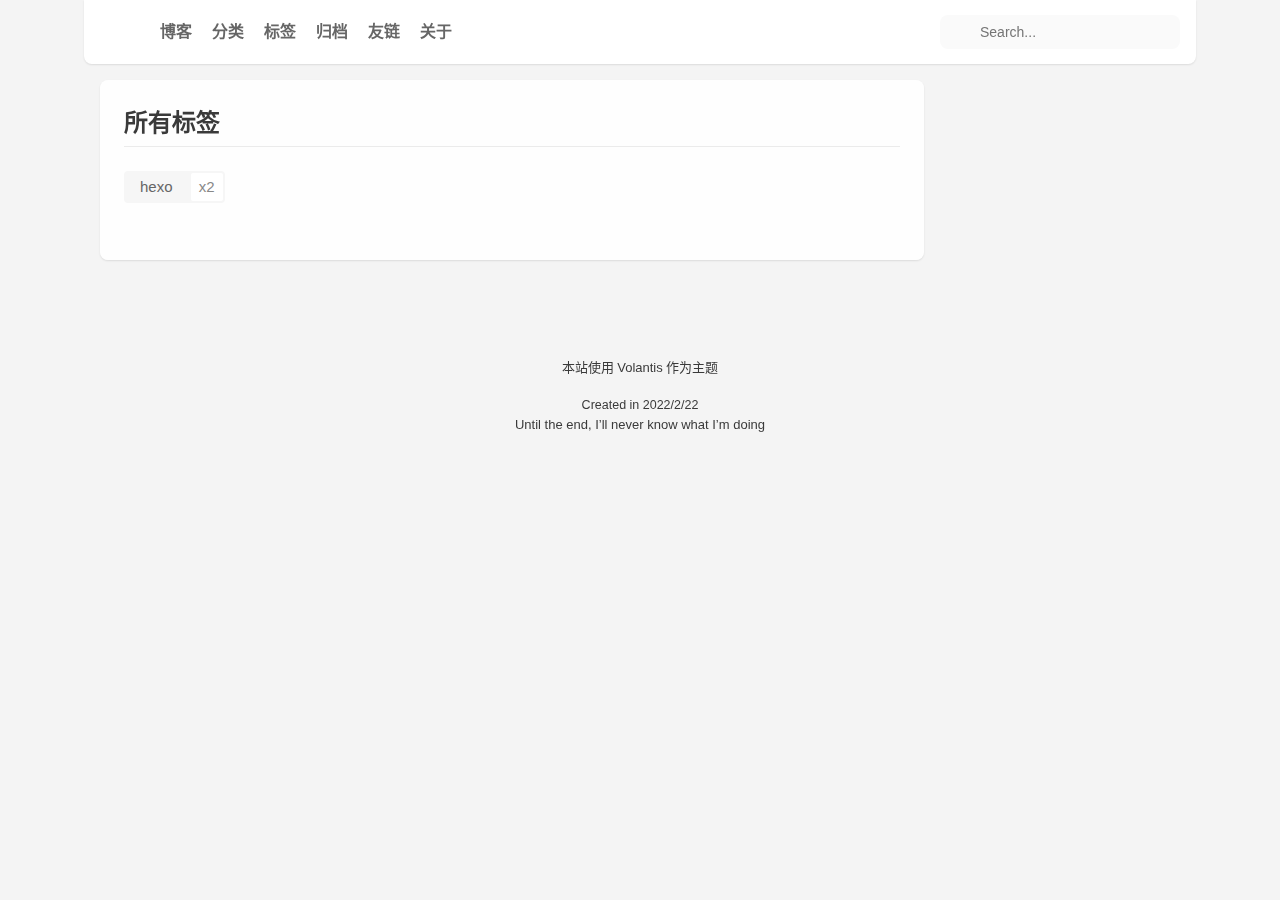
<file: tags/index.html>
<!DOCTYPE html>
<html lang="zh-CN">
    <head hexo-theme='https://github.com/volantis-x/hexo-theme-volantis/tree/5.0.0-alpha.111'>
  <meta name="generator" content="Hexo 6.2.0">
  <meta name="Volantis" content="5.0.0-alpha.111">
  <meta charset="utf-8">
  <!-- SEO相关 -->
  <meta name="robots" content="noindex,follow">
  <link rel="canonical" href="http://example.com/tags/"/>
  <!-- 渲染优化 -->
    <meta http-equiv='x-dns-prefetch-control' content='on' />
      <link rel='dns-prefetch' href='https://npm.elemecdn.com'>
      <link rel="preconnect" href="https://npm.elemecdn.com" crossorigin>
  <meta name="renderer" content="webkit">
  <meta name="force-rendering" content="webkit">
  <meta http-equiv="X-UA-Compatible" content="IE=Edge,chrome=1">
    <meta http-equiv="Content-Security-Policy" content=" default-src 'self' https:; block-all-mixed-content; base-uri 'self' https:; form-action 'self' https:; worker-src 'self' https:; connect-src 'self' https: *; img-src 'self' data: https: *; media-src 'self' https: *; font-src 'self' data: https: *; frame-src 'self' https: *; manifest-src 'self' https: *; child-src https:; script-src 'self' https: 'unsafe-inline' *; style-src 'self' https: 'unsafe-inline' *; ">
  <meta name="HandheldFriendly" content="True" >
  <meta name="apple-mobile-web-app-capable" content="yes">
  <meta name="viewport" content="width=device-width, initial-scale=1, maximum-scale=5">
  <meta content="black-translucent" name="apple-mobile-web-app-status-bar-style">
  <meta content="telephone=no" name="format-detection">
  <!-- import head_begin begin -->
  <!-- import head_begin end -->
  <!-- Custom Files headBegin begin-->
  
  <!-- Custom Files headBegin end-->
    <link rel="shortcut icon" type='image/x-icon' href="/img/test2.png">
  <link rel="preload" href="/css/style.6a5bc6eb.css" as="style">
  <link rel="preload" href="https://npm.elemecdn.com/volantis-static@0.0.1649552113628/media/fonts/VarelaRound/VarelaRound-Regular.ttf" as="font" type="font/ttf" crossorigin="anonymous">
<link rel="preload" href="https://npm.elemecdn.com/volantis-static@0.0.1649552113628/media/fonts/UbuntuMono/UbuntuMono-Regular.ttf" as="font" type="font/ttf" crossorigin="anonymous">

  <!-- feed -->
  <!-- 页面元数据 -->
  <title>所有标签 - UnwillingForget Blog</title>
  <meta name="keywords" content="null">
  <meta desc name="description" content="这是我的hexo博客 - UnwillingForget - UnwillingForget Blog">
  <meta property="og:type" content="website">
<meta property="og:title" content="所有标签">
<meta property="og:url" content="http://example.com/tags/index.html">
<meta property="og:site_name" content="UnwillingForget Blog">
<meta property="og:locale" content="zh_CN">
<meta property="og:image" content="https://npm.elemecdn.com/volantis-static@0.0.1649552113628/media/org.volantis/blog/favicon/android-chrome-192x192.png">
<meta property="article:published_time" content="2022-05-14T09:31:31.746Z">
<meta property="article:modified_time" content="2022-04-27T06:05:37.341Z">
<meta property="article:author" content="UnwillingForget">
<meta name="twitter:card" content="summary">
<meta name="twitter:image" content="https://npm.elemecdn.com/volantis-static@0.0.1649552113628/media/org.volantis/blog/favicon/android-chrome-192x192.png">
  <style>
    /* 首屏样式 */
    #safearea {
  display: none;
}
/*
  * Workaround for Chrome bug, part 1
  * Chunk rendering for all but the first article.
  * /layout/_partial/scripts/content-visibility-scroll-fix.ejs
*/
.post-story + .post-story {
  content-visibility: auto;
  contain-intrinsic-size: 10px 500px;
}
:root {
  --color-site-body: #f4f4f4;
  --color-site-bg: #f4f4f4;
  --color-site-inner: #fff;
  --color-site-footer: #3a3a3a;
  --color-card: #fff;
  --color-text: #444;
  --color-block: #f6f6f6;
  --color-inlinecode: #c74f00;
  --color-codeblock: #fff7ea;
  --color-h1: #3a3a3a;
  --color-h2: #3a3a3a;
  --color-h3: #333;
  --color-h4: #444;
  --color-h5: #555;
  --color-h6: #666;
  --color-p: #444;
  --color-list: #666;
  --color-list-hl: #30ad91;
  --color-meta: #888;
  --color-read-bkg: #e0d8c8;
  --color-read-post: #f8f1e2;
}
* {
  box-sizing: border-box;
  -webkit-box-sizing: border-box;
  -moz-box-sizing: border-box;
  outline: none;
  margin: 0;
  padding: 0;
}
*::-webkit-scrollbar {
  height: 4px;
  width: 4px;
}
*::-webkit-scrollbar-track-piece {
  background: transparent;
}
*::-webkit-scrollbar-thumb {
  background: #3dd9b6;
  cursor: pointer;
  border-radius: 2px;
  -webkit-border-radius: 2px;
}
*::-webkit-scrollbar-thumb:hover {
  background: #ff5722;
}
html {
  color: var(--color-text);
  width: 100%;
  height: 100%;
  font-family: UbuntuMono, "Varela Round", "PingFang SC", "Microsoft YaHei", Helvetica, Arial, Menlo, Monaco, monospace, sans-serif;
  font-size: 16px;
}
html >::-webkit-scrollbar {
  height: 4px;
  width: 4px;
}
html >::-webkit-scrollbar-track-piece {
  background: transparent;
}
html >::-webkit-scrollbar-thumb {
  background: #3dd9b6;
  cursor: pointer;
  border-radius: 2px;
  -webkit-border-radius: 2px;
}
html >::-webkit-scrollbar-thumb:hover {
  background: #ff5722;
}
body {
  background-color: var(--color-site-body);
  text-rendering: optimizelegibility;
  -webkit-tap-highlight-color: rgba(0,0,0,0);
  line-height: 1.6;
  -webkit-text-size-adjust: 100%;
  -ms-text-size-adjust: 100%;
}
body.modal-active {
  overflow: hidden;
}
@media screen and (max-width: 680px) {
  body.modal-active {
    position: fixed;
    top: 0;
    right: 0;
    bottom: 0;
    left: 0;
  }
}
a {
  color: #2092ec;
  cursor: pointer;
  text-decoration: none;
  transition: all 0.28s ease;
  -webkit-transition: all 0.28s ease;
  -khtml-transition: all 0.28s ease;
  -moz-transition: all 0.28s ease;
  -o-transition: all 0.28s ease;
  -ms-transition: all 0.28s ease;
}
a:hover {
  color: #ff5722;
}
a:active,
a:hover {
  outline: 0;
}
ul,
ol {
  padding-left: 0;
}
ul li,
ol li {
  list-style: none;
}
header {
  display: -webkit-box /* OLD - iOS 6-, Safari 3.1-6 */;
  display: -moz-box /* OLD - Firefox 19- (buggy but mostly works) */;
  display: block;
}
img {
  border: 0;
  background: none;
  max-width: 100%;
}
svg:not(:root) {
  overflow: hidden;
}
hr {
  -moz-box-sizing: content-box;
  box-sizing: content-box;
  -webkit-box-sizing: content-box;
  -moz-box-sizing: content-box;
  height: 0;
  border: 0;
  border-radius: 1px;
  -webkit-border-radius: 1px;
  border-bottom: 1px solid rgba(68,68,68,0.1);
}
button,
input {
  color: inherit;
  font: inherit;
  margin: 0;
}
button {
  overflow: visible;
  text-transform: none;
  -webkit-appearance: button;
  cursor: pointer;
}
@supports (backdrop-filter: blur(20px)) {
  .blur {
    background: rgba(255,255,255,0.9) !important;
    backdrop-filter: saturate(200%) blur(20px);
  }
}
.shadow {
  box-shadow: 0 1px 2px 0px rgba(0,0,0,0.1);
  -webkit-box-shadow: 0 1px 2px 0px rgba(0,0,0,0.1);
}
.shadow.floatable {
  transition: all 0.28s ease;
  -webkit-transition: all 0.28s ease;
  -khtml-transition: all 0.28s ease;
  -moz-transition: all 0.28s ease;
  -o-transition: all 0.28s ease;
  -ms-transition: all 0.28s ease;
}
.shadow.floatable:hover {
  box-shadow: 0 2px 4px 0px rgba(0,0,0,0.1), 0 4px 8px 0px rgba(0,0,0,0.1), 0 8px 16px 0px rgba(0,0,0,0.1);
  -webkit-box-shadow: 0 2px 4px 0px rgba(0,0,0,0.1), 0 4px 8px 0px rgba(0,0,0,0.1), 0 8px 16px 0px rgba(0,0,0,0.1);
}
#l_cover {
  min-height: 64px;
}
.cover-wrapper {
  top: 0;
  left: 0;
  max-width: 100%;
  height: 100vh;
  display: -webkit-box /* OLD - iOS 6-, Safari 3.1-6 */;
  display: -moz-box /* OLD - Firefox 19- (buggy but mostly works) */;
  display: -ms-flexbox /* TWEENER - IE 10 */;
  display: -webkit-flex /* NEW - Chrome */;
  display: flex /* NEW, Spec - Opera 12.1, Firefox 20+ */;
  display: flex;
  flex-wrap: nowrap;
  -webkit-flex-wrap: nowrap;
  -khtml-flex-wrap: nowrap;
  -moz-flex-wrap: nowrap;
  -o-flex-wrap: nowrap;
  -ms-flex-wrap: nowrap;
  -webkit-box-direction: normal;
  -moz-box-direction: normal;
  -webkit-box-orient: vertical;
  -moz-box-orient: vertical;
  -webkit-flex-direction: column;
  -ms-flex-direction: column;
  flex-direction: column;
  align-items: center;
  align-self: center;
  align-content: center;
  color: var(--color-site-inner);
  padding: 0 16px;
  user-select: none;
  -webkit-user-select: none;
  -moz-user-select: none;
  -ms-user-select: none;
  position: relative;
  overflow: hidden;
  margin-bottom: -100px;
}
.cover-wrapper .cover-body {
  z-index: 1;
  position: relative;
  width: 100%;
  height: 100%;
}
.cover-wrapper#full {
  height: calc(100vh + 100px);
  padding-bottom: 100px;
}
.cover-wrapper#half {
  max-height: 640px;
  min-height: 400px;
  height: calc(36vh - 64px + 200px);
}
.cover-wrapper #scroll-down {
  width: 100%;
  height: 64px;
  position: absolute;
  bottom: 100px;
  text-align: center;
  cursor: pointer;
}
.cover-wrapper #scroll-down .scroll-down-effects {
  color: #fff;
  font-size: 24px;
  line-height: 64px;
  position: absolute;
  width: 24px;
  left: calc(50% - 12px);
  text-shadow: 0 1px 2px rgba(0,0,0,0.1);
  animation: scroll-down-effect 1.5s infinite;
  -webkit-animation: scroll-down-effect 1.5s infinite;
  -khtml-animation: scroll-down-effect 1.5s infinite;
  -moz-animation: scroll-down-effect 1.5s infinite;
  -o-animation: scroll-down-effect 1.5s infinite;
  -ms-animation: scroll-down-effect 1.5s infinite;
}
@-moz-keyframes scroll-down-effect {
  0% {
    top: 0;
    opacity: 1;
    -webkit-opacity: 1;
    -moz-opacity: 1;
  }
  50% {
    top: -16px;
    opacity: 0.4;
    -webkit-opacity: 0.4;
    -moz-opacity: 0.4;
  }
  100% {
    top: 0;
    opacity: 1;
    -webkit-opacity: 1;
    -moz-opacity: 1;
  }
}
@-webkit-keyframes scroll-down-effect {
  0% {
    top: 0;
    opacity: 1;
    -webkit-opacity: 1;
    -moz-opacity: 1;
  }
  50% {
    top: -16px;
    opacity: 0.4;
    -webkit-opacity: 0.4;
    -moz-opacity: 0.4;
  }
  100% {
    top: 0;
    opacity: 1;
    -webkit-opacity: 1;
    -moz-opacity: 1;
  }
}
@-o-keyframes scroll-down-effect {
  0% {
    top: 0;
    opacity: 1;
    -webkit-opacity: 1;
    -moz-opacity: 1;
  }
  50% {
    top: -16px;
    opacity: 0.4;
    -webkit-opacity: 0.4;
    -moz-opacity: 0.4;
  }
  100% {
    top: 0;
    opacity: 1;
    -webkit-opacity: 1;
    -moz-opacity: 1;
  }
}
@keyframes scroll-down-effect {
  0% {
    top: 0;
    opacity: 1;
    -webkit-opacity: 1;
    -moz-opacity: 1;
  }
  50% {
    top: -16px;
    opacity: 0.4;
    -webkit-opacity: 0.4;
    -moz-opacity: 0.4;
  }
  100% {
    top: 0;
    opacity: 1;
    -webkit-opacity: 1;
    -moz-opacity: 1;
  }
}
.cover-wrapper .cover-body {
  margin-top: 64px;
  margin-bottom: 100px;
}
.cover-wrapper .cover-body,
.cover-wrapper .cover-body .top,
.cover-wrapper .cover-body .bottom {
  display: -webkit-box /* OLD - iOS 6-, Safari 3.1-6 */;
  display: -moz-box /* OLD - Firefox 19- (buggy but mostly works) */;
  display: -ms-flexbox /* TWEENER - IE 10 */;
  display: -webkit-flex /* NEW - Chrome */;
  display: flex /* NEW, Spec - Opera 12.1, Firefox 20+ */;
  display: flex;
  -webkit-box-direction: normal;
  -moz-box-direction: normal;
  -webkit-box-orient: vertical;
  -moz-box-orient: vertical;
  -webkit-flex-direction: column;
  -ms-flex-direction: column;
  flex-direction: column;
  align-items: center;
  justify-content: center;
  -webkit-justify-content: center;
  -khtml-justify-content: center;
  -moz-justify-content: center;
  -o-justify-content: center;
  -ms-justify-content: center;
  max-width: 100%;
}
.cover-wrapper .cover-body .bottom {
  margin-top: 32px;
}
.cover-wrapper .cover-body .title {
  font-family: "Varela Round", "PingFang SC", "Microsoft YaHei", Helvetica, Arial, Helvetica, monospace;
  font-size: 3.125rem;
  line-height: 1.2;
  text-shadow: 0 1px 2px rgba(0,0,0,0.1);
}
.cover-wrapper .cover-body .subtitle {
  font-size: 20px;
}
.cover-wrapper .cover-body .logo {
  max-height: 120px;
  max-width: calc(100% - 4 * 16px);
}
@media screen and (min-height: 1024px) {
  .cover-wrapper .cover-body .title {
    font-size: 3rem;
  }
  .cover-wrapper .cover-body .subtitle {
    font-size: 1.05rem;
  }
  .cover-wrapper .cover-body .logo {
    max-height: 150px;
  }
}
.cover-wrapper .cover-body .m_search {
  position: relative;
  max-width: calc(100% - 16px);
  width: 320px;
  vertical-align: middle;
}
.cover-wrapper .cover-body .m_search .form {
  position: relative;
  display: -webkit-box /* OLD - iOS 6-, Safari 3.1-6 */;
  display: -moz-box /* OLD - Firefox 19- (buggy but mostly works) */;
  display: block;
  width: 100%;
}
.cover-wrapper .cover-body .m_search .icon,
.cover-wrapper .cover-body .m_search .input {
  transition: all 0.28s ease;
  -webkit-transition: all 0.28s ease;
  -khtml-transition: all 0.28s ease;
  -moz-transition: all 0.28s ease;
  -o-transition: all 0.28s ease;
  -ms-transition: all 0.28s ease;
}
.cover-wrapper .cover-body .m_search .icon {
  position: absolute;
  display: -webkit-box /* OLD - iOS 6-, Safari 3.1-6 */;
  display: -moz-box /* OLD - Firefox 19- (buggy but mostly works) */;
  display: block;
  line-height: 2.5rem;
  width: 32px;
  top: 0;
  left: 5px;
  color: rgba(68,68,68,0.75);
}
.cover-wrapper .cover-body .m_search .input {
  display: -webkit-box /* OLD - iOS 6-, Safari 3.1-6 */;
  display: -moz-box /* OLD - Firefox 19- (buggy but mostly works) */;
  display: block;
  height: 2.5rem;
  width: 100%;
  box-shadow: none;
  -webkit-box-shadow: none;
  box-sizing: border-box;
  -webkit-box-sizing: border-box;
  -moz-box-sizing: border-box;
  font-size: 0.875rem;
  -webkit-appearance: none;
  padding-left: 36px;
  border-radius: 1.4rem;
  -webkit-border-radius: 1.4rem;
  background: rgba(255,255,255,0.6);
  backdrop-filter: blur(10px);
  border: none;
  color: var(--color-text);
}
@media screen and (max-width: 500px) {
  .cover-wrapper .cover-body .m_search .input {
    padding-left: 36px;
  }
}
.cover-wrapper .cover-body .m_search .input:hover {
  background: rgba(255,255,255,0.8);
}
.cover-wrapper .cover-body .m_search .input:focus {
  background: #fff;
}
.cover-wrapper .list-h {
  display: -webkit-box /* OLD - iOS 6-, Safari 3.1-6 */;
  display: -moz-box /* OLD - Firefox 19- (buggy but mostly works) */;
  display: -ms-flexbox /* TWEENER - IE 10 */;
  display: -webkit-flex /* NEW - Chrome */;
  display: flex /* NEW, Spec - Opera 12.1, Firefox 20+ */;
  display: flex;
  -webkit-box-direction: normal;
  -moz-box-direction: normal;
  -webkit-box-orient: horizontal;
  -moz-box-orient: horizontal;
  -webkit-flex-direction: row;
  -ms-flex-direction: row;
  flex-direction: row;
  flex-wrap: wrap;
  -webkit-flex-wrap: wrap;
  -khtml-flex-wrap: wrap;
  -moz-flex-wrap: wrap;
  -o-flex-wrap: wrap;
  -ms-flex-wrap: wrap;
  align-items: stretch;
  border-radius: 4px;
  -webkit-border-radius: 4px;
  user-select: none;
  -webkit-user-select: none;
  -moz-user-select: none;
  -ms-user-select: none;
}
.cover-wrapper .list-h a {
  -webkit-box-flex: 1;
  -moz-box-flex: 1;
  -webkit-flex: 1 0;
  -ms-flex: 1 0;
  flex: 1 0;
  display: -webkit-box /* OLD - iOS 6-, Safari 3.1-6 */;
  display: -moz-box /* OLD - Firefox 19- (buggy but mostly works) */;
  display: -ms-flexbox /* TWEENER - IE 10 */;
  display: -webkit-flex /* NEW - Chrome */;
  display: flex /* NEW, Spec - Opera 12.1, Firefox 20+ */;
  display: flex;
  font-weight: 600;
}
.cover-wrapper .list-h a img {
  display: -webkit-box /* OLD - iOS 6-, Safari 3.1-6 */;
  display: -moz-box /* OLD - Firefox 19- (buggy but mostly works) */;
  display: block;
  border-radius: 2px;
  -webkit-border-radius: 2px;
  margin: 4px;
  min-width: 40px;
  max-width: 44px;
}
@media screen and (max-width: 768px) {
  .cover-wrapper .list-h a img {
    min-width: 36px;
    max-width: 40px;
  }
}
@media screen and (max-width: 500px) {
  .cover-wrapper .list-h a img {
    margin: 2px 4px;
    min-width: 32px;
    max-width: 36px;
  }
}
@media screen and (max-width: 375px) {
  .cover-wrapper .list-h a img {
    min-width: 28px;
    max-width: 32px;
  }
}
.cover-wrapper {
  max-width: 100%;
}
.cover-wrapper.search .bottom .menu {
  margin-top: 16px;
}
.cover-wrapper.search .bottom .menu .list-h a {
  white-space: nowrap;
  -webkit-box-direction: normal;
  -moz-box-direction: normal;
  -webkit-box-orient: horizontal;
  -moz-box-orient: horizontal;
  -webkit-flex-direction: row;
  -ms-flex-direction: row;
  flex-direction: row;
  align-items: baseline;
  padding: 2px;
  margin: 4px;
  color: var(--color-site-inner);
  opacity: 0.75;
  -webkit-opacity: 0.75;
  -moz-opacity: 0.75;
  text-shadow: 0 1px 2px rgba(0,0,0,0.05);
  border-bottom: 2px solid transparent;
}
.cover-wrapper.search .bottom .menu .list-h a i {
  margin-right: 4px;
}
.cover-wrapper.search .bottom .menu .list-h a p {
  font-size: 0.9375rem;
}
.cover-wrapper.search .bottom .menu .list-h a:hover,
.cover-wrapper.search .bottom .menu .list-h a.active,
.cover-wrapper.search .bottom .menu .list-h a:active {
  opacity: 1;
  -webkit-opacity: 1;
  -moz-opacity: 1;
  border-bottom: 2px solid var(--color-site-inner);
}
.cover-wrapper.dock .menu,
.cover-wrapper.featured .menu,
.cover-wrapper.focus .menu {
  border-radius: 6px;
  -webkit-border-radius: 6px;
}
.cover-wrapper.dock .menu .list-h a,
.cover-wrapper.featured .menu .list-h a,
.cover-wrapper.focus .menu .list-h a {
  -webkit-box-direction: normal;
  -moz-box-direction: normal;
  -webkit-box-orient: vertical;
  -moz-box-orient: vertical;
  -webkit-flex-direction: column;
  -ms-flex-direction: column;
  flex-direction: column;
  align-items: center;
  padding: 12px;
  line-height: 24px;
  border-radius: 4px;
  -webkit-border-radius: 4px;
  border-bottom: none;
  text-align: center;
  align-content: flex-end;
  color: rgba(68,68,68,0.7);
  font-size: 1.5rem;
}
@media screen and (max-width: 500px) {
  .cover-wrapper.dock .menu .list-h a,
  .cover-wrapper.featured .menu .list-h a,
  .cover-wrapper.focus .menu .list-h a {
    padding: 12px 8px;
  }
}
.cover-wrapper.dock .menu .list-h a i,
.cover-wrapper.featured .menu .list-h a i,
.cover-wrapper.focus .menu .list-h a i {
  margin: 8px;
}
.cover-wrapper.dock .menu .list-h a p,
.cover-wrapper.featured .menu .list-h a p,
.cover-wrapper.focus .menu .list-h a p {
  font-size: 0.875rem;
}
.cover-wrapper.dock .menu .list-h a.active,
.cover-wrapper.featured .menu .list-h a.active,
.cover-wrapper.focus .menu .list-h a.active {
  background: var(--color-card);
  backdrop-filter: none;
}
.cover-wrapper.dock .menu .list-h a.active i,
.cover-wrapper.featured .menu .list-h a.active i,
.cover-wrapper.focus .menu .list-h a.active i,
.cover-wrapper.dock .menu .list-h a.active i+p,
.cover-wrapper.featured .menu .list-h a.active i+p,
.cover-wrapper.focus .menu .list-h a.active i+p {
  color: #3dd9b6;
}
.cover-wrapper.dock .menu .list-h a.active img+p,
.cover-wrapper.featured .menu .list-h a.active img+p,
.cover-wrapper.focus .menu .list-h a.active img+p {
  color: var(--color-text);
}
.cover-wrapper.dock .menu .list-h a:hover,
.cover-wrapper.featured .menu .list-h a:hover,
.cover-wrapper.focus .menu .list-h a:hover {
  background: var(--color-card);
}
.cover-wrapper.featured .menu .list-h {
  margin: -2px;
}
.cover-wrapper.featured .menu .list-h a {
  margin: 2px;
  background: rgba(255,255,255,0.5);
}
@supports (backdrop-filter: blur(20px)) {
  .cover-wrapper.featured .menu .list-h a {
    background: rgba(255,255,255,0.5);
    backdrop-filter: saturate(200%) blur(20px);
  }
}
.cover-wrapper #parallax-window {
  position: absolute;
  width: 100%;
  height: 100%;
  background: transparent;
}
.parallax-mirror {
  animation-delay: 0s;
  animation-duration: 0.5s;
  animation-fill-mode: forwards;
  animation-timing-function: ease-out;
  animation-name: fadeIn;
}
@-moz-keyframes fadeIn {
  0% {
    opacity: 0;
    -webkit-opacity: 0;
    -moz-opacity: 0;
    filter: blur(12px);
  }
  100% {
    opacity: 1;
    -webkit-opacity: 1;
    -moz-opacity: 1;
  }
}
@-webkit-keyframes fadeIn {
  0% {
    opacity: 0;
    -webkit-opacity: 0;
    -moz-opacity: 0;
    filter: blur(12px);
  }
  100% {
    opacity: 1;
    -webkit-opacity: 1;
    -moz-opacity: 1;
  }
}
@-o-keyframes fadeIn {
  0% {
    opacity: 0;
    -webkit-opacity: 0;
    -moz-opacity: 0;
    filter: blur(12px);
  }
  100% {
    opacity: 1;
    -webkit-opacity: 1;
    -moz-opacity: 1;
  }
}
@keyframes fadeIn {
  0% {
    opacity: 0;
    -webkit-opacity: 0;
    -moz-opacity: 0;
    filter: blur(12px);
  }
  100% {
    opacity: 1;
    -webkit-opacity: 1;
    -moz-opacity: 1;
  }
}
@media (prefers-color-scheme: dark) {
  :root {
    --color-mode: 'dark';
  }
  :root:not([color-scheme]) {
    --color-site-body: #121212;
    --color-read-bkg: #1f1f1f;
    --color-read-post: #262626;
    --color-site-bg: #1f1f1f;
    --color-site-inner: rgba(238,238,238,0.871);
    --color-site-footer: rgba(170,170,170,0.871);
    --color-card: #262626;
    --color-text: rgba(238,238,238,0.871);
    --color-block: #434343;
    --color-codeblock: #1f1f1f;
    --color-inlinecode: #d56d28;
    --color-h1: rgba(255,255,255,0.871);
    --color-h2: rgba(255,255,255,0.871);
    --color-h3: rgba(255,255,255,0.6);
    --color-h4: rgba(255,255,255,0.6);
    --color-h5: rgba(255,255,255,0.6);
    --color-h6: rgba(255,255,255,0.6);
    --color-p: rgba(217,217,217,0.871);
    --color-list: rgba(217,217,217,0.871);
    --color-list-hl: #63e0c4;
    --color-meta: rgba(191,191,191,0.871);
    --color-link: rgba(191,191,191,0.871);
  }
  :root:not([color-scheme]) img {
    filter: brightness(70%) !important;
  }
  :root:not([color-scheme]) .blur {
    background: rgba(31,31,31,0.9) !important;
  }
  :root:not([color-scheme]) .white-box.blur {
    background: rgba(38,38,38,0.9) !important;
  }
  :root:not([color-scheme]) .nav-main .u-search-input {
    background: var(--color-card) !important;
  }
  :root:not([color-scheme]) #l_main .article .prev-next>a {
    background: var(--color-block) !important;
  }
  :root:not([color-scheme]) #l_main .article .prev-next>a:hover {
    background: var(--color-site-bg) !important;
  }
  :root:not([color-scheme]) .article blockquote {
    background: var(--color-block) !important;
  }
  :root:not([color-scheme]) .article-title a {
    color: var(--color-h1) !important;
  }
  :root:not([color-scheme]) details>summary {
    color: var(--color-p) !important;
    background: var(--color-site-bg) !important;
  }
  :root:not([color-scheme]) details {
    border: 1px solid var(--color-site-bg) !important;
    background: var(--color-site-bg) !important;
  }
  :root:not([color-scheme]) #u-search .modal,
  :root:not([color-scheme]) #u-search .modal-header,
  :root:not([color-scheme]) #u-search .modal-body {
    background: var(--color-card) !important;
  }
  :root:not([color-scheme]) #u-search .modal-body .modal-results .result:hover {
    background: var(--color-block) !important;
  }
  :root:not([color-scheme]) .u-search-input:hover {
    background: var(--color-block) !important;
  }
  :root:not([color-scheme]) .u-search-input:focus {
    background: var(--color-site-body) !important;
  }
}
[color-scheme='dark'] {
  --color-site-body: #121212;
  --color-read-bkg: #1f1f1f;
  --color-read-post: #262626;
  --color-site-bg: #1f1f1f;
  --color-site-inner: rgba(238,238,238,0.871);
  --color-site-footer: rgba(170,170,170,0.871);
  --color-card: #262626;
  --color-text: rgba(238,238,238,0.871);
  --color-block: #434343;
  --color-codeblock: #1f1f1f;
  --color-inlinecode: #d56d28;
  --color-h1: rgba(255,255,255,0.871);
  --color-h2: rgba(255,255,255,0.871);
  --color-h3: rgba(255,255,255,0.6);
  --color-h4: rgba(255,255,255,0.6);
  --color-h5: rgba(255,255,255,0.6);
  --color-h6: rgba(255,255,255,0.6);
  --color-p: rgba(217,217,217,0.871);
  --color-list: rgba(217,217,217,0.871);
  --color-list-hl: #63e0c4;
  --color-meta: rgba(191,191,191,0.871);
  --color-link: rgba(191,191,191,0.871);
}
[color-scheme='dark'] img {
  filter: brightness(70%) !important;
}
[color-scheme='dark'] .blur {
  background: rgba(31,31,31,0.9) !important;
}
[color-scheme='dark'] .white-box.blur {
  background: rgba(38,38,38,0.9) !important;
}
[color-scheme='dark'] .nav-main .u-search-input {
  background: var(--color-card) !important;
}
[color-scheme='dark'] #l_main .article .prev-next>a {
  background: var(--color-block) !important;
}
[color-scheme='dark'] #l_main .article .prev-next>a:hover {
  background: var(--color-site-bg) !important;
}
[color-scheme='dark'] .article blockquote {
  background: var(--color-block) !important;
}
[color-scheme='dark'] .article-title a {
  color: var(--color-h1) !important;
}
[color-scheme='dark'] details>summary {
  color: var(--color-p) !important;
  background: var(--color-site-bg) !important;
}
[color-scheme='dark'] details {
  border: 1px solid var(--color-site-bg) !important;
  background: var(--color-site-bg) !important;
}
[color-scheme='dark'] #u-search .modal,
[color-scheme='dark'] #u-search .modal-header,
[color-scheme='dark'] #u-search .modal-body {
  background: var(--color-card) !important;
}
[color-scheme='dark'] #u-search .modal-body .modal-results .result:hover {
  background: var(--color-block) !important;
}
[color-scheme='dark'] .u-search-input:hover {
  background: var(--color-block) !important;
}
[color-scheme='dark'] .u-search-input:focus {
  background: var(--color-site-body) !important;
}
@media screen and (max-width: 500px) {
  [color-scheme='dark'] .l_header .m_search {
    background: var(--color-site-bg) !important;
  }
}
@font-face {
  font-family: 'UbuntuMono';
  src: url("https://npm.elemecdn.com/volantis-static@0.0.1649552113628/media/fonts/UbuntuMono/UbuntuMono-Regular.ttf");
  font-weight: 'normal';
  font-style: 'normal';
  font-display: swap;
}
@font-face {
  font-family: 'Varela Round';
  src: url("https://npm.elemecdn.com/volantis-static@0.0.1649552113628/media/fonts/VarelaRound/VarelaRound-Regular.ttf");
  font-weight: 'normal';
  font-style: 'normal';
  font-display: swap;
}
.l_header {
  position: fixed;
  z-index: 1000;
  top: 0;
  width: 100%;
  height: 64px;
  background: var(--color-card);
  box-shadow: 0 1px 2px 0px rgba(0,0,0,0.1);
  -webkit-box-shadow: 0 1px 2px 0px rgba(0,0,0,0.1);
}
.l_header.auto {
  transition: opacity 0.4s ease;
  -webkit-transition: opacity 0.4s ease;
  -khtml-transition: opacity 0.4s ease;
  -moz-transition: opacity 0.4s ease;
  -o-transition: opacity 0.4s ease;
  -ms-transition: opacity 0.4s ease;
  visibility: hidden;
}
.l_header.auto.show {
  opacity: 1 !important;
  -webkit-opacity: 1 !important;
  -moz-opacity: 1 !important;
  visibility: visible;
}
.l_header .container {
  margin-left: 16px;
  margin-right: 16px;
}
.l_header #wrapper {
  height: 100%;
  user-select: none;
  -webkit-user-select: none;
  -moz-user-select: none;
  -ms-user-select: none;
}
.l_header #wrapper .nav-main,
.l_header #wrapper .nav-sub {
  display: -webkit-box /* OLD - iOS 6-, Safari 3.1-6 */;
  display: -moz-box /* OLD - Firefox 19- (buggy but mostly works) */;
  display: -ms-flexbox /* TWEENER - IE 10 */;
  display: -webkit-flex /* NEW - Chrome */;
  display: flex /* NEW, Spec - Opera 12.1, Firefox 20+ */;
  display: flex;
  flex-wrap: nowrap;
  -webkit-flex-wrap: nowrap;
  -khtml-flex-wrap: nowrap;
  -moz-flex-wrap: nowrap;
  -o-flex-wrap: nowrap;
  -ms-flex-wrap: nowrap;
  justify-content: space-between;
  -webkit-justify-content: space-between;
  -khtml-justify-content: space-between;
  -moz-justify-content: space-between;
  -o-justify-content: space-between;
  -ms-justify-content: space-between;
  align-items: center;
}
.l_header #wrapper .nav-main {
  transition: all 0.28s ease;
  -webkit-transition: all 0.28s ease;
  -khtml-transition: all 0.28s ease;
  -moz-transition: all 0.28s ease;
  -o-transition: all 0.28s ease;
  -ms-transition: all 0.28s ease;
}
.l_header #wrapper.sub .nav-main {
  transform: translateY(-64px);
  -webkit-transform: translateY(-64px);
  -khtml-transform: translateY(-64px);
  -moz-transform: translateY(-64px);
  -o-transform: translateY(-64px);
  -ms-transform: translateY(-64px);
}
.l_header #wrapper .nav-sub {
  transition: all 0.28s ease;
  -webkit-transition: all 0.28s ease;
  -khtml-transition: all 0.28s ease;
  -moz-transition: all 0.28s ease;
  -o-transition: all 0.28s ease;
  -ms-transition: all 0.28s ease;
  opacity: 0;
  -webkit-opacity: 0;
  -moz-opacity: 0;
  height: 64px;
  width: calc(100% - 2 * 16px);
  position: absolute;
}
.l_header #wrapper .nav-sub ::-webkit-scrollbar {
  display: -webkit-box /* OLD - iOS 6-, Safari 3.1-6 */;
  display: -moz-box /* OLD - Firefox 19- (buggy but mostly works) */;
  display: none;
}
@media screen and (min-width: 2048px) {
  .l_header #wrapper .nav-sub {
    max-width: 55vw;
    margin: auto;
  }
}
.l_header #wrapper.sub .nav-sub {
  opacity: 1;
  -webkit-opacity: 1;
  -moz-opacity: 1;
}
.l_header #wrapper .title {
  position: relative;
  color: var(--color-text);
  padding-left: 24px;
  max-height: 64px;
}
.l_header #wrapper .nav-main .title {
  white-space: nowrap;
  overflow: hidden;
  text-overflow: ellipsis;
  flex-shrink: 0;
  line-height: 64px;
  padding: 0 24px;
  font-size: 1.25rem;
  font-family: "Varela Round", "PingFang SC", "Microsoft YaHei", Helvetica, Arial, Helvetica, monospace;
}
.l_header #wrapper .nav-main .title img {
  height: 64px;
}
.l_header .nav-sub {
  max-width: 1080px;
  margin: auto;
}
.l_header .nav-sub .title {
  font-weight: bold;
  font-family: UbuntuMono, "Varela Round", "PingFang SC", "Microsoft YaHei", Helvetica, Arial, Menlo, Monaco, monospace, sans-serif;
  line-height: 1.2;
  max-height: 64px;
  white-space: normal;
  flex-shrink: 1;
}
.l_header .switcher {
  display: -webkit-box /* OLD - iOS 6-, Safari 3.1-6 */;
  display: -moz-box /* OLD - Firefox 19- (buggy but mostly works) */;
  display: none;
  line-height: 64px;
  align-items: center;
}
.l_header .switcher .s-toc {
  display: -webkit-box /* OLD - iOS 6-, Safari 3.1-6 */;
  display: -moz-box /* OLD - Firefox 19- (buggy but mostly works) */;
  display: none;
}
@media screen and (max-width: 768px) {
  .l_header .switcher .s-toc {
    display: -webkit-box /* OLD - iOS 6-, Safari 3.1-6 */;
    display: -moz-box /* OLD - Firefox 19- (buggy but mostly works) */;
    display: -ms-flexbox /* TWEENER - IE 10 */;
    display: -webkit-flex /* NEW - Chrome */;
    display: flex /* NEW, Spec - Opera 12.1, Firefox 20+ */;
    display: flex;
  }
}
.l_header .switcher >li {
  height: 48px;
  transition: all 0.28s ease;
  -webkit-transition: all 0.28s ease;
  -khtml-transition: all 0.28s ease;
  -moz-transition: all 0.28s ease;
  -o-transition: all 0.28s ease;
  -ms-transition: all 0.28s ease;
  margin: 2px;
}
@media screen and (max-width: 500px) {
  .l_header .switcher >li {
    margin: 0 1px;
    height: 48px;
  }
}
.l_header .switcher >li >a {
  display: -webkit-box /* OLD - iOS 6-, Safari 3.1-6 */;
  display: -moz-box /* OLD - Firefox 19- (buggy but mostly works) */;
  display: -ms-flexbox /* TWEENER - IE 10 */;
  display: -webkit-flex /* NEW - Chrome */;
  display: flex /* NEW, Spec - Opera 12.1, Firefox 20+ */;
  display: flex;
  justify-content: center;
  -webkit-justify-content: center;
  -khtml-justify-content: center;
  -moz-justify-content: center;
  -o-justify-content: center;
  -ms-justify-content: center;
  align-items: center;
  width: 48px;
  height: 48px;
  padding: 0.85em 1.1em;
  border-radius: 100px;
  -webkit-border-radius: 100px;
  border: none;
  transition: all 0.28s ease;
  -webkit-transition: all 0.28s ease;
  -khtml-transition: all 0.28s ease;
  -moz-transition: all 0.28s ease;
  -o-transition: all 0.28s ease;
  -ms-transition: all 0.28s ease;
  color: #3dd9b6;
}
.l_header .switcher >li >a:hover {
  border: none;
}
.l_header .switcher >li >a.active,
.l_header .switcher >li >a:active {
  border: none;
  background: var(--color-site-bg);
}
@media screen and (max-width: 500px) {
  .l_header .switcher >li >a {
    width: 36px;
    height: 48px;
  }
}
.l_header .nav-sub .switcher {
  display: -webkit-box /* OLD - iOS 6-, Safari 3.1-6 */;
  display: -moz-box /* OLD - Firefox 19- (buggy but mostly works) */;
  display: -ms-flexbox /* TWEENER - IE 10 */;
  display: -webkit-flex /* NEW - Chrome */;
  display: flex /* NEW, Spec - Opera 12.1, Firefox 20+ */;
  display: flex;
}
.l_header .m_search {
  display: -webkit-box /* OLD - iOS 6-, Safari 3.1-6 */;
  display: -moz-box /* OLD - Firefox 19- (buggy but mostly works) */;
  display: -ms-flexbox /* TWEENER - IE 10 */;
  display: -webkit-flex /* NEW - Chrome */;
  display: flex /* NEW, Spec - Opera 12.1, Firefox 20+ */;
  display: flex;
  height: 64px;
  width: 240px;
  transition: all 0.28s ease;
  -webkit-transition: all 0.28s ease;
  -khtml-transition: all 0.28s ease;
  -moz-transition: all 0.28s ease;
  -o-transition: all 0.28s ease;
  -ms-transition: all 0.28s ease;
}
@media screen and (max-width: 1024px) {
  .l_header .m_search {
    width: 44px;
    min-width: 44px;
  }
  .l_header .m_search input::placeholder {
    opacity: 0;
    -webkit-opacity: 0;
    -moz-opacity: 0;
  }
  .l_header .m_search:hover {
    width: 240px;
  }
  .l_header .m_search:hover input::placeholder {
    opacity: 1;
    -webkit-opacity: 1;
    -moz-opacity: 1;
  }
}
@media screen and (min-width: 500px) {
  .l_header .m_search:hover .input {
    width: 100%;
  }
  .l_header .m_search:hover .input::placeholder {
    opacity: 1;
    -webkit-opacity: 1;
    -moz-opacity: 1;
  }
}
@media screen and (max-width: 500px) {
  .l_header .m_search {
    min-width: 0;
  }
  .l_header .m_search input::placeholder {
    opacity: 1;
    -webkit-opacity: 1;
    -moz-opacity: 1;
  }
}
.l_header .m_search .form {
  position: relative;
  display: -webkit-box /* OLD - iOS 6-, Safari 3.1-6 */;
  display: -moz-box /* OLD - Firefox 19- (buggy but mostly works) */;
  display: -ms-flexbox /* TWEENER - IE 10 */;
  display: -webkit-flex /* NEW - Chrome */;
  display: flex /* NEW, Spec - Opera 12.1, Firefox 20+ */;
  display: flex;
  width: 100%;
  align-items: center;
}
.l_header .m_search .icon {
  position: absolute;
  width: 36px;
  left: 5px;
  color: var(--color-meta);
}
@media screen and (max-width: 500px) {
  .l_header .m_search .icon {
    display: -webkit-box /* OLD - iOS 6-, Safari 3.1-6 */;
    display: -moz-box /* OLD - Firefox 19- (buggy but mostly works) */;
    display: none;
  }
}
.l_header .m_search .input {
  display: -webkit-box /* OLD - iOS 6-, Safari 3.1-6 */;
  display: -moz-box /* OLD - Firefox 19- (buggy but mostly works) */;
  display: block;
  padding-top: 8px;
  padding-bottom: 8px;
  line-height: 1.3;
  width: 100%;
  color: var(--color-text);
  background: #fafafa;
  box-shadow: none;
  -webkit-box-shadow: none;
  box-sizing: border-box;
  -webkit-box-sizing: border-box;
  -moz-box-sizing: border-box;
  padding-left: 40px;
  font-size: 0.875rem;
  border-radius: 8px;
  -webkit-border-radius: 8px;
  border: none;
  transition: all 0.28s ease;
  -webkit-transition: all 0.28s ease;
  -khtml-transition: all 0.28s ease;
  -moz-transition: all 0.28s ease;
  -o-transition: all 0.28s ease;
  -ms-transition: all 0.28s ease;
}
@media screen and (min-width: 500px) {
  .l_header .m_search .input:focus {
    box-shadow: 0 4px 8px 0px rgba(0,0,0,0.1);
    -webkit-box-shadow: 0 4px 8px 0px rgba(0,0,0,0.1);
  }
}
@media screen and (max-width: 500px) {
  .l_header .m_search .input {
    background: var(--color-block);
    padding-left: 8px;
    border: none;
  }
  .l_header .m_search .input:hover,
  .l_header .m_search .input:focus {
    border: none;
  }
}
@media (max-width: 500px) {
  .l_header .m_search {
    left: 0;
    width: 0;
    overflow: hidden;
    position: absolute;
    background: #fff;
    transition: all 0.28s ease;
    -webkit-transition: all 0.28s ease;
    -khtml-transition: all 0.28s ease;
    -moz-transition: all 0.28s ease;
    -o-transition: all 0.28s ease;
    -ms-transition: all 0.28s ease;
  }
  .l_header .m_search .input {
    border-radius: 32px;
    -webkit-border-radius: 32px;
    margin-left: 16px;
    padding-left: 16px;
  }
  .l_header.z_search-open .m_search {
    width: 100%;
  }
  .l_header.z_search-open .m_search .input {
    width: calc(100% - 120px);
  }
}
ul.m-pc >li>a {
  color: inherit;
  border-bottom: 2px solid transparent;
}
ul.m-pc >li>a:active,
ul.m-pc >li>a.active {
  border-bottom: 2px solid #3dd9b6;
}
ul.m-pc li:hover >ul.list-v,
ul.list-v li:hover >ul.list-v {
  display: -webkit-box /* OLD - iOS 6-, Safari 3.1-6 */;
  display: -moz-box /* OLD - Firefox 19- (buggy but mostly works) */;
  display: block;
}
ul.nav-list-h {
  display: -webkit-box /* OLD - iOS 6-, Safari 3.1-6 */;
  display: -moz-box /* OLD - Firefox 19- (buggy but mostly works) */;
  display: -ms-flexbox /* TWEENER - IE 10 */;
  display: -webkit-flex /* NEW - Chrome */;
  display: flex /* NEW, Spec - Opera 12.1, Firefox 20+ */;
  display: flex;
  align-items: stretch;
}
ul.nav-list-h>li {
  position: relative;
  justify-content: center;
  -webkit-justify-content: center;
  -khtml-justify-content: center;
  -moz-justify-content: center;
  -o-justify-content: center;
  -ms-justify-content: center;
  height: 100%;
  line-height: 2.4;
  border-radius: 4px;
  -webkit-border-radius: 4px;
}
ul.nav-list-h>li >a {
  -webkit-font-smoothing: antialiased;
  -moz-osx-font-smoothing: grayscale;
  font-weight: 600;
}
ul.list-v {
  z-index: 1;
  display: -webkit-box /* OLD - iOS 6-, Safari 3.1-6 */;
  display: -moz-box /* OLD - Firefox 19- (buggy but mostly works) */;
  display: none;
  position: absolute;
  background: var(--color-card);
  box-shadow: 0 2px 4px 0px rgba(0,0,0,0.08), 0 4px 8px 0px rgba(0,0,0,0.08), 0 8px 16px 0px rgba(0,0,0,0.08);
  -webkit-box-shadow: 0 2px 4px 0px rgba(0,0,0,0.08), 0 4px 8px 0px rgba(0,0,0,0.08), 0 8px 16px 0px rgba(0,0,0,0.08);
  margin-top: -6px;
  border-radius: 4px;
  -webkit-border-radius: 4px;
  padding: 8px 0;
}
ul.list-v.show {
  display: -webkit-box /* OLD - iOS 6-, Safari 3.1-6 */;
  display: -moz-box /* OLD - Firefox 19- (buggy but mostly works) */;
  display: block;
}
ul.list-v hr {
  margin-top: 8px;
  margin-bottom: 8px;
}
ul.list-v >li {
  white-space: nowrap;
  word-break: keep-all;
}
ul.list-v >li.header {
  font-size: 0.78125rem;
  font-weight: bold;
  line-height: 2em;
  color: var(--color-meta);
  margin: 8px 16px 4px;
}
ul.list-v >li.header i {
  margin-right: 8px;
}
ul.list-v >li ul {
  margin-left: 0;
  display: -webkit-box /* OLD - iOS 6-, Safari 3.1-6 */;
  display: -moz-box /* OLD - Firefox 19- (buggy but mostly works) */;
  display: none;
  margin-top: -40px;
}
ul.list-v .aplayer-container {
  min-height: 64px;
  padding: 6px 16px;
}
ul.list-v >li>a {
  transition: all 0.28s ease;
  -webkit-transition: all 0.28s ease;
  -khtml-transition: all 0.28s ease;
  -moz-transition: all 0.28s ease;
  -o-transition: all 0.28s ease;
  -ms-transition: all 0.28s ease;
  display: -webkit-box /* OLD - iOS 6-, Safari 3.1-6 */;
  display: -moz-box /* OLD - Firefox 19- (buggy but mostly works) */;
  display: block;
  color: var(--color-list);
  font-size: 0.875rem;
  font-weight: bold;
  line-height: 36px;
  padding: 0 20px 0 16px;
  text-overflow: ellipsis;
  margin: 0 4px;
  border-radius: 4px;
  -webkit-border-radius: 4px;
}
@media screen and (max-width: 1024px) {
  ul.list-v >li>a {
    line-height: 40px;
  }
}
ul.list-v >li>a >i {
  margin-right: 8px;
}
ul.list-v >li>a:active,
ul.list-v >li>a.active {
  color: var(--color-list-hl);
}
ul.list-v >li>a:hover {
  color: var(--color-list-hl);
  background: var(--color-site-bg);
}
.l_header .menu >ul>li>a {
  display: -webkit-box /* OLD - iOS 6-, Safari 3.1-6 */;
  display: -moz-box /* OLD - Firefox 19- (buggy but mostly works) */;
  display: block;
  padding: 0 8px;
}
.l_header .menu >ul>li>a >i {
  margin-right: 4px;
}
.l_header ul.nav-list-h>li {
  color: var(--color-list);
  line-height: 64px;
}
.l_header ul.nav-list-h>li >a {
  max-height: 64px;
  overflow: hidden;
  color: inherit;
}
.l_header ul.nav-list-h>li >a:active,
.l_header ul.nav-list-h>li >a.active {
  color: #3dd9b6;
}
.l_header ul.nav-list-h>li:hover>a {
  color: var(--color-list-hl);
}
.l_header ul.nav-list-h>li i.music {
  animation: rotate-effect 1.5s linear infinite;
  -webkit-animation: rotate-effect 1.5s linear infinite;
  -khtml-animation: rotate-effect 1.5s linear infinite;
  -moz-animation: rotate-effect 1.5s linear infinite;
  -o-animation: rotate-effect 1.5s linear infinite;
  -ms-animation: rotate-effect 1.5s linear infinite;
}
@-moz-keyframes rotate-effect {
  0% {
    transform: rotate(0);
    -webkit-transform: rotate(0);
    -khtml-transform: rotate(0);
    -moz-transform: rotate(0);
    -o-transform: rotate(0);
    -ms-transform: rotate(0);
  }
  25% {
    transform: rotate(90deg);
    -webkit-transform: rotate(90deg);
    -khtml-transform: rotate(90deg);
    -moz-transform: rotate(90deg);
    -o-transform: rotate(90deg);
    -ms-transform: rotate(90deg);
  }
  50% {
    transform: rotate(180deg);
    -webkit-transform: rotate(180deg);
    -khtml-transform: rotate(180deg);
    -moz-transform: rotate(180deg);
    -o-transform: rotate(180deg);
    -ms-transform: rotate(180deg);
  }
  75% {
    transform: rotate(270deg);
    -webkit-transform: rotate(270deg);
    -khtml-transform: rotate(270deg);
    -moz-transform: rotate(270deg);
    -o-transform: rotate(270deg);
    -ms-transform: rotate(270deg);
  }
  100% {
    transform: rotate(360deg);
    -webkit-transform: rotate(360deg);
    -khtml-transform: rotate(360deg);
    -moz-transform: rotate(360deg);
    -o-transform: rotate(360deg);
    -ms-transform: rotate(360deg);
  }
}
@-webkit-keyframes rotate-effect {
  0% {
    transform: rotate(0);
    -webkit-transform: rotate(0);
    -khtml-transform: rotate(0);
    -moz-transform: rotate(0);
    -o-transform: rotate(0);
    -ms-transform: rotate(0);
  }
  25% {
    transform: rotate(90deg);
    -webkit-transform: rotate(90deg);
    -khtml-transform: rotate(90deg);
    -moz-transform: rotate(90deg);
    -o-transform: rotate(90deg);
    -ms-transform: rotate(90deg);
  }
  50% {
    transform: rotate(180deg);
    -webkit-transform: rotate(180deg);
    -khtml-transform: rotate(180deg);
    -moz-transform: rotate(180deg);
    -o-transform: rotate(180deg);
    -ms-transform: rotate(180deg);
  }
  75% {
    transform: rotate(270deg);
    -webkit-transform: rotate(270deg);
    -khtml-transform: rotate(270deg);
    -moz-transform: rotate(270deg);
    -o-transform: rotate(270deg);
    -ms-transform: rotate(270deg);
  }
  100% {
    transform: rotate(360deg);
    -webkit-transform: rotate(360deg);
    -khtml-transform: rotate(360deg);
    -moz-transform: rotate(360deg);
    -o-transform: rotate(360deg);
    -ms-transform: rotate(360deg);
  }
}
@-o-keyframes rotate-effect {
  0% {
    transform: rotate(0);
    -webkit-transform: rotate(0);
    -khtml-transform: rotate(0);
    -moz-transform: rotate(0);
    -o-transform: rotate(0);
    -ms-transform: rotate(0);
  }
  25% {
    transform: rotate(90deg);
    -webkit-transform: rotate(90deg);
    -khtml-transform: rotate(90deg);
    -moz-transform: rotate(90deg);
    -o-transform: rotate(90deg);
    -ms-transform: rotate(90deg);
  }
  50% {
    transform: rotate(180deg);
    -webkit-transform: rotate(180deg);
    -khtml-transform: rotate(180deg);
    -moz-transform: rotate(180deg);
    -o-transform: rotate(180deg);
    -ms-transform: rotate(180deg);
  }
  75% {
    transform: rotate(270deg);
    -webkit-transform: rotate(270deg);
    -khtml-transform: rotate(270deg);
    -moz-transform: rotate(270deg);
    -o-transform: rotate(270deg);
    -ms-transform: rotate(270deg);
  }
  100% {
    transform: rotate(360deg);
    -webkit-transform: rotate(360deg);
    -khtml-transform: rotate(360deg);
    -moz-transform: rotate(360deg);
    -o-transform: rotate(360deg);
    -ms-transform: rotate(360deg);
  }
}
@keyframes rotate-effect {
  0% {
    transform: rotate(0);
    -webkit-transform: rotate(0);
    -khtml-transform: rotate(0);
    -moz-transform: rotate(0);
    -o-transform: rotate(0);
    -ms-transform: rotate(0);
  }
  25% {
    transform: rotate(90deg);
    -webkit-transform: rotate(90deg);
    -khtml-transform: rotate(90deg);
    -moz-transform: rotate(90deg);
    -o-transform: rotate(90deg);
    -ms-transform: rotate(90deg);
  }
  50% {
    transform: rotate(180deg);
    -webkit-transform: rotate(180deg);
    -khtml-transform: rotate(180deg);
    -moz-transform: rotate(180deg);
    -o-transform: rotate(180deg);
    -ms-transform: rotate(180deg);
  }
  75% {
    transform: rotate(270deg);
    -webkit-transform: rotate(270deg);
    -khtml-transform: rotate(270deg);
    -moz-transform: rotate(270deg);
    -o-transform: rotate(270deg);
    -ms-transform: rotate(270deg);
  }
  100% {
    transform: rotate(360deg);
    -webkit-transform: rotate(360deg);
    -khtml-transform: rotate(360deg);
    -moz-transform: rotate(360deg);
    -o-transform: rotate(360deg);
    -ms-transform: rotate(360deg);
  }
}
.menu-phone li ul.list-v {
  right: calc(100% - 0.5 * 16px);
}
.menu-phone li ul.list-v ul {
  right: calc(100% - 0.5 * 16px);
}
#wrapper {
  max-width: 1080px;
  margin: auto;
}
@media screen and (min-width: 2048px) {
  #wrapper {
    max-width: 55vw;
  }
}
#wrapper .menu {
  -webkit-box-flex: 1;
  -moz-box-flex: 1;
  -webkit-flex: 1 1;
  -ms-flex: 1 1;
  flex: 1 1;
  margin: 0 16px 0 0;
}
#wrapper .menu .list-v ul {
  left: calc(100% - 0.5 * 16px);
}
.menu-phone {
  display: -webkit-box /* OLD - iOS 6-, Safari 3.1-6 */;
  display: -moz-box /* OLD - Firefox 19- (buggy but mostly works) */;
  display: none;
  margin-top: 16px;
  right: 8px;
  transition: all 0.28s ease;
  -webkit-transition: all 0.28s ease;
  -khtml-transition: all 0.28s ease;
  -moz-transition: all 0.28s ease;
  -o-transition: all 0.28s ease;
  -ms-transition: all 0.28s ease;
}
.menu-phone ul {
  right: calc(100% - 0.5 * 16px);
}
@media screen and (max-width: 500px) {
  .menu-phone {
    display: -webkit-box /* OLD - iOS 6-, Safari 3.1-6 */;
    display: -moz-box /* OLD - Firefox 19- (buggy but mostly works) */;
    display: block;
  }
}
.l_header {
  max-width: 65vw;
  left: calc((100% - 65vw) * 0.5);
  border-bottom-left-radius: 8px;
  border-bottom-right-radius: 8px;
}
@media screen and (max-width: 2048px) {
  .l_header {
    max-width: 1112px;
    left: calc((100% - 1112px) * 0.5);
  }
}
@media screen and (max-width: 1112px) {
  .l_header {
    left: 0;
    border-radius: 0;
    -webkit-border-radius: 0;
    max-width: 100%;
  }
}
@media screen and (max-width: 500px) {
  .l_header .container {
    margin-left: 0;
    margin-right: 0;
  }
  .l_header #wrapper .nav-main .title {
    padding-left: 16px;
    padding-right: 16px;
  }
  .l_header #wrapper .nav-sub {
    width: 100%;
  }
  .l_header #wrapper .nav-sub .title {
    overflow-y: scroll;
    margin-top: 2px;
    padding: 8px 16px;
  }
  .l_header #wrapper .switcher {
    display: -webkit-box /* OLD - iOS 6-, Safari 3.1-6 */;
    display: -moz-box /* OLD - Firefox 19- (buggy but mostly works) */;
    display: -ms-flexbox /* TWEENER - IE 10 */;
    display: -webkit-flex /* NEW - Chrome */;
    display: flex /* NEW, Spec - Opera 12.1, Firefox 20+ */;
    display: flex;
    margin-right: 8px;
  }
  .l_header .menu {
    display: -webkit-box /* OLD - iOS 6-, Safari 3.1-6 */;
    display: -moz-box /* OLD - Firefox 19- (buggy but mostly works) */;
    display: none;
  }
}
@media screen and (max-width: 500px) {
  .list-v li {
    max-width: 270px;
  }
}
#u-search {
  display: -webkit-box /* OLD - iOS 6-, Safari 3.1-6 */;
  display: -moz-box /* OLD - Firefox 19- (buggy but mostly works) */;
  display: none;
  position: fixed;
  top: 0;
  left: 0;
  width: 100%;
  height: 100%;
  padding: 60px 20px;
  z-index: 1001;
}
@media screen and (max-width: 680px) {
  #u-search {
    padding: 0px;
  }
}
@media screen and (prefers-color-scheme: dark) and (max-width: 500px) {
  .l_header .m_search {
    background: var(--color-site-bg) !important;
  }
}

  </style>
  <link rel="stylesheet" href="/css/style.6a5bc6eb.css" media="print" onload="this.media='all';this.onload=null">
  <noscript><link rel="stylesheet" href="/css/style.6a5bc6eb.css"></noscript>
    <script>
      let userColorScheme=localStorage.getItem("color-scheme")
      if(userColorScheme){
        document.documentElement.setAttribute("color-scheme", userColorScheme);
      }
    </script>
  
<script>
if (/*@cc_on!@*/false || (!!window.MSInputMethodContext && !!document.documentMode))
    document.write(
	'<style>'+
		'html{'+
			'overflow-x: hidden !important;'+
			'overflow-y: hidden !important;'+
		'}'+
		'.kill-ie{'+
			'text-align:center;'+
			'height: 100%;'+
			'margin-top: 15%;'+
			'margin-bottom: 5500%;'+
		'}'+
    '.kill-t{'+
      'font-size: 2rem;'+
    '}'+
    '.kill-c{'+
      'font-size: 1.2rem;'+
    '}'+
		'#l_header,#l_body{'+
			'display: none;'+
		'}'+
	'</style>'+
    '<div class="kill-ie">'+
        `<span class="kill-t"><b>抱歉，您的浏览器无法访问本站</b></span><br/>`+
        `<span class="kill-c">微软已经于2016年终止了对 Internet Explorer (IE) 10 及更早版本的支持，<br/>继续使用存在极大的安全隐患，请使用当代主流的浏览器进行访问。</span><br/>`+
        `<a target="_blank" rel="noopener" href="https://www.microsoft.com/zh-cn/WindowsForBusiness/End-of-IE-support"><strong>了解详情 ></strong></a>`+
    '</div>');
</script>


<noscript>
	<style>
		html{
			overflow-x: hidden !important;
			overflow-y: hidden !important;
		}
		.kill-noscript{
			text-align:center;
			height: 100%;
			margin-top: 15%;
			margin-bottom: 5500%;
		}
    .kill-t{
      font-size: 2rem;
    }
    .kill-c{
      font-size: 1.2rem;
    }
		#l_header,#l_body{
			display: none;
		}
	</style>
    <div class="kill-noscript">
        <span class="kill-t"><b>抱歉，您的浏览器无法访问本站</b></span><br/>
        <span class="kill-c">本页面需要浏览器支持（启用）JavaScript</span><br/>
        <a target="_blank" rel="noopener" href="https://www.baidu.com/s?wd=启用JavaScript"><strong>了解详情 ></strong></a>
    </div>
</noscript>


  <script>
  /************这个文件存放不需要重载的全局变量和全局函数*********/
  window.volantis = {}; // volantis 全局变量
  volantis.debug = false; // 开启调试模式
  volantis.dom = {}; // 页面Dom see: /source/js/app.js etc.

  volantis.GLOBAL_CONFIG ={
    debug: false,
    cdn: {"js":{"app":"/js/app.fda82528.js","parallax":"/js/plugins/parallax.8bf0ab10.js","rightMenu":"/js/plugins/rightMenu.d9437285.js","rightMenus":"/js/plugins/rightMenus.cd02aa19.js","sites":"/js/plugins/tags/sites.76bf19b8.js","friends":"/js/plugins/tags/friends.f372da57.js","contributors":"/js/plugins/tags/contributors.aec80453.js","search":"/js/search/hexo.0e52f222.js"},"css":{"style":"/css/style.6a5bc6eb.css"}},
    default: {"avatar":"https://npm.elemecdn.com/volantis-static@0.0.1649552113628/media/placeholder/avatar/round/3442075.svg","link":"https://npm.elemecdn.com/volantis-static@0.0.1649552113628/media/placeholder/link/8f277b4ee0ecd.svg","cover":"https://npm.elemecdn.com/volantis-static@0.0.1649552113628/media/placeholder/cover/76b86c0226ffd.svg","image":"https://npm.elemecdn.com/volantis-static@0.0.1649552113628/media/placeholder/image/2659360.svg"},
    lastupdate: new Date(1673238941253),
    sidebar: {
      for_page: ["blogger","category","tagcloud","donate"],
      for_post: ["toc"],
      webinfo: {
        lastupd: {
          enable: true,
          friendlyShow: true
        },
        runtime: {
          data: "2020/01/01",
          unit: "天"
        }
      }
    },
    plugins: {
      message: {"enable":true,"css":"https://npm.elemecdn.com/volantis-static@0.0.1649552113628/libs/izitoast/dist/css/iziToast.min.css","js":"https://npm.elemecdn.com/volantis-static@0.0.1649552113628/libs/izitoast/dist/js/iziToast.min.js","icon":{"default":"fa-solid fa-info-circle light-blue","quection":"fa-solid fa-question-circle light-blue"},"time":{"default":5000,"quection":20000},"position":"topRight","transitionIn":"bounceInLeft","transitionOut":"fadeOutRight","titleColor":"var(--color-text)","messageColor":"var(--color-text)","backgroundColor":"var(--color-card)","zindex":2147483647,"copyright":{"enable":true,"title":"知识共享许可协议","message":"请遵守 CC BY-NC-SA 4.0 协议。","icon":"far fa-copyright light-blue"},"aplayer":{"enable":true,"play":"fa-solid fa-play","pause":"fa-solid fa-pause"},"rightmenu":{"enable":false,"notice":false}},
      fancybox: {"css":"https://npm.elemecdn.com/volantis-static@0.0.1649552113628/libs/@fancyapps/ui/dist/fancybox.css","js":"https://npm.elemecdn.com/volantis-static@0.0.1649552113628/libs/@fancyapps/ui/dist/fancybox.umd.js"},
      aplayer: {
        id: 3175833810,
        enable:null
      },
      rightmenu: {
        faicon: "fa",
        layout: ["home","hr","help","examples","contributors","hr","source_docs","source_theme","hr","print","darkmode","reading","music"],
        music_alwaysShow: true,
        customPicUrl: {"enable":false,"old":null,"new":null}
      },
      rightmenus: {"enable":false,"order":["plugins.navigation","hr","plugins.inputBox","plugins.seletctText","plugins.elementCheck","plugins.elementImage","menus.link","hr","menus.darkMode","plugins.articlePage","music"],"options":{"iconPrefix":"fa-solid","articleShowLink":false,"musicAlwaysShow":false},"plugins":{"navigation":[{"id":"left","name":"转到上一页","icon":"fa-solid fa-arrow-left","event":"history.back()","group":"navigation"},{"id":"right","name":"转到下一页","icon":"fa-solid fa-arrow-right","event":"history.forward()","group":"navigation"},{"id":"redo","name":"刷新当前页面","icon":"fa-solid fa-redo","event":"window.location.reload()","group":"navigation"},{"id":"up","name":"回到顶部","icon":"fa-solid fa-arrow-up","event":"VolantisApp.scrolltoElement(volantis.dom.bodyAnchor)","group":"navigation"}],"inputBox":[{"id":"copyPaste","name":"粘贴文本","icon":"fa-solid fa-paste","event":"copyPaste","group":"inputBox"},{"id":"copyAll","name":"全选文本","icon":"fa-solid fa-object-ungroup","event":"copyAll","group":"inputBox"},{"id":"copyCut","name":"剪切文本","icon":"fa-solid fa-cut","event":"copyCut","group":"inputBox"}],"seletctText":[{"id":"copyText","name":"复制文本","icon":"fa-solid fa-copy","event":"copyText","group":"seletctText"},{"id":"searchWord","name":"站内搜索","icon":"fa-solid fa-search","event":"OpenSearch(__text__)","group":"seletctText"},{"id":"bingSearch","name":"必应搜索","icon":"fa-solid fa-search","event":"window.open(`https://cn.bing.com/search?q=${__text__}`)","group":"seletctText"}],"elementCheck":[{"id":"openTab","name":"新标签页打开","icon":"fa-solid fa-external-link-square-alt","event":"window.open(__link__)","group":"elementCheck"},{"id":"copyLink","name":"复制链接地址","icon":"fa-solid fa-link","event":"copyLink","group":"elementCheck"}],"elementImage":[{"id":"copyImg","name":"复制图片","icon":"fa-solid fa-image","event":"copyImg","group":"elementImage"},{"id":"googleImg","name":"谷歌识图","icon":"fa-solid fa-images","event":"window.open(`https://www.google.com.hk/searchbyimage?image_url=${__link__}`)","group":"elementImage"}],"articlePage":[{"id":"printMode","name":"打印页面","icon":"fa-solid fa-print","event":"printMode","group":"articlePage"},{"id":"readMode","name":"阅读模式","icon":"fa-solid fa-book-open","event":"readMode","group":"articlePage"}]},"menus":{"link":[{"id":"help","name":"常见问题","icon":"fa-solid fa-question","link":"https://volantis.js.org/faqs/","group":"link"},{"id":"examples","name":"示例博客","icon":"fa-solid fa-rss","link":"https://volantis.js.org/examples/","group":"link"},{"id":"contributors","name":"加入社区","icon":"fa-solid fa-fan","link":"https://volantis.js.org/contributors/","group":"link"},"hr",{"id":"source_docs","name":"本站源码","icon":"fa-solid fa-code-branch","link":"https://github.com/volantis-x/volantis-docs/","group":"link"},{"id":"source_theme","name":"主题源码","icon":"fa-solid fa-code-branch","link":"https://github.com/volantis-x/hexo-theme-volantis/","group":"link"}],"darkMode":[{"id":"darkMode","name":"暗黑模式","icon":"fa-solid fa-moon","event":"volantis.dark.toggle()","group":"darkMode"}]}}
    }
  }

  /******************** volantis.EventListener ********************************/
  // 事件监听器 see: /source/js/app.js
  volantis.EventListener = {}
  // 这里存放pjax切换页面时将被移除的事件监听器
  volantis.EventListener.list = []
  //构造方法
  function volantisEventListener(type, f, ele) {
    this.type = type
    this.f = f
    this.ele = ele
  }
  // 移除事件监听器
  volantis.EventListener.remove = () => {
    volantis.EventListener.list.forEach(function (i) {
      i.ele.removeEventListener(i.type, i.f, false)
    })
    volantis.EventListener.list = []
  }
  /******************** volantis.dom.$ ********************************/
  // 注：这里没有选择器，也没有forEach一次只处理一个dom，这里重新封装主题常用的dom方法，返回的是dom对象，对象包含了以下方法，同时保留dom的原生API
  function volantisDom(ele) {
    if (!ele) ele = document.createElement("div")
    this.ele = ele;
    // ==============================================================
    this.ele.find = (c) => {
      let q = this.ele.querySelector(c)
      if (q)
        return new volantisDom(q)
    }
    // ==============================================================
    this.ele.hasClass = (c) => {
      return this.ele.className.match(new RegExp('(\\s|^)' + c + '(\\s|$)'));
    }
    this.ele.addClass = (c) => {
      this.ele.classList.add(c);
      return this.ele
    }
    this.ele.removeClass = (c) => {
      this.ele.classList.remove(c);
      return this.ele
    }
    this.ele.toggleClass = (c) => {
      if (this.ele.hasClass(c)) {
        this.ele.removeClass(c)
      } else {
        this.ele.addClass(c)
      }
      return this.ele
    }
    // ==============================================================
    // 参数 r 为 true 表示pjax切换页面时事件监听器将被移除，false不移除
    this.ele.on = (c, f, r = 1) => {
      this.ele.addEventListener(c, f, false)
      if (r) {
        volantis.EventListener.list.push(new volantisEventListener(c, f, this.ele))
      }
      return this.ele
    }
    this.ele.click = (f, r) => {
      this.ele.on("click", f, r)
      return this.ele
    }
    this.ele.scroll = (f, r) => {
      this.ele.on("scroll", f, r)
      return this.ele
    }
    // ==============================================================
    this.ele.html = (c) => {
      // if(c=== undefined){
      //   return this.ele.innerHTML
      // }else{
      this.ele.innerHTML = c
      return this.ele
      // }
    }
    // ==============================================================
    this.ele.hide = (c) => {
      this.ele.style.display = "none"
      return this.ele
    }
    this.ele.show = (c) => {
      this.ele.style.display = "block"
      return this.ele
    }
    // ==============================================================
    return this.ele
  }
  volantis.dom.$ = (ele) => {
    return !!ele ? new volantisDom(ele) : null;
  }
  /******************** RunItem ********************************/
  function RunItem() {
    this.list = []; // 存放回调函数
    this.start = () => {
      for (var i = 0; i < this.list.length; i++) {
        this.list[i].run();
      }
    };
    this.push = (fn, name, setRequestAnimationFrame = true) => {
      let myfn = fn
      if (setRequestAnimationFrame) {
        myfn = ()=>{
          volantis.requestAnimationFrame(fn)
        }
      }
      var f = new Item(myfn, name);
      this.list.push(f);
    };
    this.remove = (name) =>{
      for (let index = 0; index < this.list.length; index++) {
        const e = this.list[index];
        if (e.name == name) {
          this.list.splice(index,1);
        }
      }
    }
    // 构造一个可以run的对象
    function Item(fn, name) {
      // 函数名称
      this.name = name || fn.name;
      // run方法
      this.run = () => {
        try {
          fn()
        } catch (error) {
          console.log(error);
        }
      };
    }
  }
  /******************** Pjax ********************************/
  // /layout/_plugins/pjax/index.ejs
  // volantis.pjax.send(callBack[,"callBackName"]) 传入pjax:send回调函数
  // volantis.pjax.push(callBack[,"callBackName"]) 传入pjax:complete回调函数
  // volantis.pjax.error(callBack[,"callBackName"]) 传入pjax:error回调函数
  volantis.pjax = {};
  volantis.pjax.method = {
    complete: new RunItem(),
    error: new RunItem(),
    send: new RunItem(),
  };
  volantis.pjax = Object.assign(volantis.pjax, {
    push: volantis.pjax.method.complete.push,
    error: volantis.pjax.method.error.push,
    send: volantis.pjax.method.send.push,
  });
  /******************** RightMenu ********************************/
  // volantis.rightmenu.handle(callBack[,"callBackName"]) 外部菜单项控制
  // 可在 volantis.mouseEvent 处获取右键事件
  volantis.rightmenu = {};
  volantis.rightmenu.method = {
    handle: new RunItem(),
  }
  volantis.rightmenu = Object.assign(volantis.rightmenu, {
    handle: volantis.rightmenu.method.handle.push,
  });
  /********************  Dark Mode  ********************************/
  // /layout/_partial/scripts/darkmode.ejs
  // volantis.dark.mode 当前模式 dark or light
  // volantis.dark.toggle() 暗黑模式触发器
  // volantis.dark.push(callBack[,"callBackName"]) 传入触发器回调函数
  volantis.dark = {};
  volantis.dark.method = {
    toggle: new RunItem(),
  };
  volantis.dark = Object.assign(volantis.dark, {
    push: volantis.dark.method.toggle.push,
  });
  /********************  Message  ********************************/
  // VolantisApp.message
  /********************  isMobile  ********************************/
  // /source/js/app.js
  // volantis.isMobile
  // volantis.isMobileOld
  /********************脚本动态加载函数********************************/
  // volantis.js(src, cb)  cb 可以传入onload回调函数 或者 JSON对象 例如: volantis.js("src", ()=>{}) 或 volantis.js("src", {defer:true,onload:()=>{}})
  // volantis.css(src)

  // 返回Promise对象，如下方法同步加载资源，这利于处理文件资源之间的依赖关系，例如：APlayer 需要在 MetingJS 之前加载
  // (async () => {
  //     await volantis.js("...theme.plugins.aplayer.js.aplayer...")
  //     await volantis.js("...theme.plugins.aplayer.js.meting...")
  // })();

  // 已经加入了setTimeout
  volantis.js = (src, cb) => {
    return new Promise(resolve => {
      setTimeout(function () {
        var HEAD = document.getElementsByTagName("head")[0] || document.documentElement;
        var script = document.createElement("script");
        script.setAttribute("type", "text/javascript");
        if (cb) {
          if (JSON.stringify(cb)) {
            for (let p in cb) {
              if (p == "onload") {
                script[p] = () => {
                  cb[p]()
                  resolve()
                }
              } else {
                script[p] = cb[p]
                script.onload = resolve
              }
            }
          } else {
            script.onload = () => {
              cb()
              resolve()
            };
          }
        } else {
          script.onload = resolve
        }
        script.setAttribute("src", src);
        HEAD.appendChild(script);
      });
    });
  }
  volantis.css = (src) => {
    return new Promise(resolve => {
      setTimeout(function () {
        var link = document.createElement('link');
        link.rel = "stylesheet";
        link.href = src;
        link.onload = resolve;
        document.getElementsByTagName("head")[0].appendChild(link);
      });
    });
  }
  /********************按需加载的插件********************************/
  // volantis.import.jQuery().then(()=>{})
  volantis.import = {
    jQuery: () => {
      if (typeof jQuery == "undefined") {
        return volantis.js("https://npm.elemecdn.com/volantis-static@0.0.1649552113628/libs/jquery/dist/jquery.min.js")
      } else {
        return new Promise(resolve => {
          resolve()
        });
      }
    }
  }
  /********************** requestAnimationFrame ********************************/
  // 1、requestAnimationFrame 会把每一帧中的所有 DOM 操作集中起来，在一次重绘或回流中就完成，并且重绘或回流的时间间隔紧紧跟随浏览器的刷新频率，一般来说，这个频率为每秒60帧。
  // 2、在隐藏或不可见的元素中，requestAnimationFrame 将不会进行重绘或回流，这当然就意味着更少的的 cpu，gpu 和内存使用量。
  volantis.requestAnimationFrame = (fn)=>{
    if (!window.requestAnimationFrame) {
      window.requestAnimationFrame = window.requestAnimationFrame || window.mozRequestAnimationFrame || window.webkitRequestAnimationFrame;
    }
    window.requestAnimationFrame(fn)
  }
  /************************ layoutHelper *****************************************/
  volantis.layoutHelper = (helper, html, opt)=>{
    opt = Object.assign({clean:false, pjax:true}, opt)
    function myhelper(helper, html, clean) {
      volantis.tempDiv = document.createElement("div");
      volantis.tempDiv.innerHTML = html;
      let layoutHelper = document.querySelector("#layoutHelper-"+helper)
      if (layoutHelper) {
        if (clean) {
          layoutHelper.innerHTML = ""
        }
        layoutHelper.append(volantis.tempDiv);
      }
    }
    myhelper(helper, html, opt.clean)
    if (opt.pjax) {
      volantis.pjax.push(()=>{
        myhelper(helper, html, opt.clean)
      },"layoutHelper-"+helper)
    }
  }
  /****************************** 滚动事件处理 ****************************************/
  volantis.scroll = {
    engine: new RunItem(),
    unengine: new RunItem(),
  };
  volantis.scroll = Object.assign(volantis.scroll, {
    push: volantis.scroll.engine.push,
  });
  // 滚动条距离顶部的距离
  volantis.scroll.getScrollTop = () =>{
    let scrollPos;
    if (window.pageYOffset) {
      scrollPos = window.pageYOffset;
    } else if (document.compatMode && document.compatMode != 'BackCompat') {
      scrollPos = document.documentElement.scrollTop;
    } else if (document.body) {
      scrollPos = document.body.scrollTop;
    }
    return scrollPos;
  }
  // 使用 requestAnimationFrame 处理滚动事件
  // `volantis.scroll.del` 中存储了一个数值, 该数值检测一定时间间隔内滚动条滚动的位移, 数值的检测频率是浏览器的刷新频率. 数值为正数时, 表示向下滚动. 数值为负数时, 表示向上滚动.
  volantis.scroll.handleScrollEvents = () => {
    volantis.scroll.lastScrollTop = volantis.scroll.getScrollTop()
    function loop() {
      const scrollTop = volantis.scroll.getScrollTop();
      if (volantis.scroll.lastScrollTop !== scrollTop) {
        volantis.scroll.del = scrollTop - volantis.scroll.lastScrollTop;
        volantis.scroll.lastScrollTop = scrollTop;
        // if (volantis.scroll.del > 0) {
        //   console.log("向下滚动");
        // } else {
        //   console.log("向上滚动");
        // }
        // 注销过期的unengine未滚动事件
        volantis.scroll.unengine.list=[]
        volantis.scroll.engine.start();
      }else{
        volantis.scroll.unengine.start();
      }
      volantis.requestAnimationFrame(loop)
    }
    volantis.requestAnimationFrame(loop)
  }
  volantis.scroll.handleScrollEvents()
  // 触发页面滚动至目标元素位置
  volantis.scroll.to = (ele, option = {}) =>{
    // 默认配置
    opt = {
      top: ele.getBoundingClientRect().top + document.documentElement.scrollTop,
      behavior: "smooth"
    }
    // 定义配置
    if ("top" in option) {
      opt.top = option.top
    }
    if ("behavior" in option) {
      opt.behavior = option.behavior
    }
    if ("addTop" in option) {
      opt.top += option.addTop
    }
    if (!("observerDic" in option)) {
      option.observerDic = 100
    }
    // 滚动
    window.scrollTo(opt);
    // 监视器
    // 监视并矫正元素滚动到指定位置
    // 用于处理 lazyload 引起的 cls 导致的定位失败问题
    // option.observer = false
    if (option.observer) {
      setTimeout(()=>{
        volantis.scroll.unengine.push(()=>{
          let me = ele.getBoundingClientRect().top
          if(!(me >= -option.observerDic && me <= option.observerDic)){
            volantis.scroll.to(ele, option)
          }
          volantis.scroll.unengine.remove("unengineObserver")
        },"unengineObserver")
      },1000)
    }
  }
  /********************** Content Visibility ********************************/
  // 见 source/css/first.styl 如果遇到任何问题 删除 .post-story 即可
  // 一个元素被声明 content-visibility 属性后 如果元素不在 viewport 中 浏览器不会计算其后代元素样式和属性 从而节省 Style & Layout 耗时
  // content-visibility 的副作用: 锚点失效 等等(实验初期 暂不明确), 使用此方法清除样式
  volantis.cleanContentVisibility = ()=>{
    if (document.querySelector(".post-story")) {
      console.log("cleanContentVisibility");
      document.querySelectorAll(".post-story").forEach(e=>{
        e.classList.remove("post-story")
      })
    }
  }
  /******************************************************************************/
  /******************************************************************************/
  /******************************************************************************/
  //图像加载出错时的处理
  function errorImgAvatar(img) {
    img.src = "https://npm.elemecdn.com/volantis-static@0.0.1649552113628/media/placeholder/avatar/round/3442075.svg";
    img.onerror = null;
  }
  function errorImgCover(img) {
    img.src = "https://npm.elemecdn.com/volantis-static@0.0.1649552113628/media/placeholder/cover/76b86c0226ffd.svg";
    img.onerror = null;
  }
  /******************************************************************************/
</script>

  <!-- import head_end begin -->
  <!-- import head_end end -->
  <!-- Custom Files headEnd begin-->
  
  <!-- Custom Files headEnd end-->
</head>
  <body itemscope itemtype="http://schema.org/WebPage">
    <!-- import body_begin begin-->
    <!-- import body_begin end-->
    <!-- Custom Files bodyBegin begin-->
    
    <!-- Custom Files bodyBegin end-->
    <header itemscope itemtype="http://schema.org/WPHeader" id="l_header" class="l_header auto shadow floatable show" style='opacity: 0' >
  <div class='container'>
  <div id='wrapper'>
    <div class='nav-sub'>
      <p class="title"></p>
      <ul class='switcher nav-list-h m-phone' id="pjax-header-nav-list">
        <li><a id="s-comment" class="fa-solid fa-comments fa-fw" target="_self"  href="/" onclick="return false;" title="comment"></a></li>
        
          <li><a id="s-toc" class="s-toc fa-solid fa-list fa-fw" target="_self"  href="/" onclick="return false;" title="toc"></a></li>
        
      </ul>
    </div>
		<div class="nav-main">
      
        
        <a class="title flat-box" target="_self" href='/'>
          
          
          
        </a>
      

			<div class='menu navigation'>
				<ul class='nav-list-h m-pc'>
          
          
          
            
            
              <li>
                <a class="menuitem flat-box faa-parent animated-hover"
                href="/" title="博客"
                  
                  
                  
                    active-action="action-home"
                  >
                  <i class='fa-solid fa-rss fa-fw'></i>博客
                </a>
                
              </li>
            
          
          
            
            
              <li>
                <a class="menuitem flat-box faa-parent animated-hover"
                href="/categories/" title="分类"
                  
                  
                  
                    active-action="action-categories"
                  >
                  <i class='fa-solid fa-folder-open fa-fw'></i>分类
                </a>
                
              </li>
            
          
          
            
            
              <li>
                <a class="menuitem flat-box faa-parent animated-hover"
                href="/tags/" title="标签"
                  
                  
                  
                    active-action="action-tags"
                  >
                  <i class='fa-solid fa-tags fa-fw'></i>标签
                </a>
                
              </li>
            
          
          
            
            
              <li>
                <a class="menuitem flat-box faa-parent animated-hover"
                href="/archives/" title="归档"
                  
                  
                  
                    active-action="action-archives"
                  >
                  <i class='fa-solid fa-archive fa-fw'></i>归档
                </a>
                
              </li>
            
          
          
            
            
              <li>
                <a class="menuitem flat-box faa-parent animated-hover"
                href="/friends/" title="友链"
                  
                  
                  
                    active-action="action-friends"
                  >
                  <i class='fa-solid fa-link fa-fw'></i>友链
                </a>
                
              </li>
            
          
          
            
            
              <li>
                <a class="menuitem flat-box faa-parent animated-hover"
                href="/about/" title="关于"
                  
                  
                  
                    active-action="action-about"
                  >
                  <i class='fa-solid fa-info-circle fa-fw'></i>关于
                </a>
                
              </li>
            
          
          
				</ul>
			</div>
      
      <div class="m_search">
        <form name="searchform" class="form u-search-form">
          <i class="icon fa-solid fa-search fa-fw"></i>
          <input type="text" class="input u-search-input" placeholder="Search..." />
        </form>
      </div>
      

			<ul class='switcher nav-list-h m-phone'>
				
					<li><a class="s-search fa-solid fa-search fa-fw" target="_self" href="/" onclick="return false;" title="search"></a></li>
				
				<li>
          <a class="s-menu fa-solid fa-bars fa-fw" target="_self" href="/" onclick="return false;" title="menu"></a>
          <ul class="menu-phone list-v navigation white-box">
            
              
            
              <li>
                <a class="menuitem flat-box faa-parent animated-hover"
                href="/" title="博客"
                  
                  
                  
                    active-action="action-home"
                  >
                  <i class='fa-solid fa-rss fa-fw'></i>博客
                </a>
                
              </li>
            
          
            
              
            
              <li>
                <a class="menuitem flat-box faa-parent animated-hover"
                href="/categories/" title="分类"
                  
                  
                  
                    active-action="action-categories"
                  >
                  <i class='fa-solid fa-folder-open fa-fw'></i>分类
                </a>
                
              </li>
            
          
            
              
            
              <li>
                <a class="menuitem flat-box faa-parent animated-hover"
                href="/tags/" title="标签"
                  
                  
                  
                    active-action="action-tags"
                  >
                  <i class='fa-solid fa-tags fa-fw'></i>标签
                </a>
                
              </li>
            
          
            
              
            
              <li>
                <a class="menuitem flat-box faa-parent animated-hover"
                href="/archives/" title="归档"
                  
                  
                  
                    active-action="action-archives"
                  >
                  <i class='fa-solid fa-archive fa-fw'></i>归档
                </a>
                
              </li>
            
          
            
              
            
              <li>
                <a class="menuitem flat-box faa-parent animated-hover"
                href="/friends/" title="友链"
                  
                  
                  
                    active-action="action-friends"
                  >
                  <i class='fa-solid fa-link fa-fw'></i>友链
                </a>
                
              </li>
            
          
            
              
            
              <li>
                <a class="menuitem flat-box faa-parent animated-hover"
                href="/about/" title="关于"
                  
                  
                  
                    active-action="action-about"
                  >
                  <i class='fa-solid fa-info-circle fa-fw'></i>关于
                </a>
                
              </li>
            
          
            
          </ul>
        </li>
			</ul>

      <!-- Custom Files header begin -->
      
      <!-- Custom Files header end -->
		</div>
	</div>
  </div>
</header>

    <div id="l_body">
      <div id="l_cover">
  
    
      <!-- see: /layout/_partial/scripts/_ctrl/coverCtrl.ejs -->
      <div id="none" class='cover-wrapper tag featured' style="display: none;">
        
  <div id="parallax-window"></div>

<div class='cover-body'>
  <div class='top'>
    
    
      <p class="title">季節は次々死んでいく</p>
    
    
      <p class="subtitle">Welcome to my blog!</p>
    
  </div>
  <div class='bottom'>
    <div class='menu navigation'>
      <div class='list-h'>
        
          
            <a href="/"
              
              
              active-action="action-home">
              <i class='fa-solid fa-rss fa-fw'></i><p>博客</p>
            </a>
          
            <a href="/categories/"
              
              
              active-action="action-categories">
              <i class='fa-solid fa-folder-open fa-fw'></i><p>分类</p>
            </a>
          
            <a href="/tags/"
              
              
              active-action="action-tags">
              <i class='fa-solid fa-tags fa-fw'></i><p>标签</p>
            </a>
          
            <a href="/archives/"
              
              
              active-action="action-archives">
              <i class='fa-solid fa-archive fa-fw'></i><p>归档</p>
            </a>
          
        
      </div>
    </div>
  </div>
</div>

        <div id="scroll-down" style="display: none;"><i class="fa fa-chevron-down scroll-down-effects"></i></div>
      </div>
    
  
</div>

      <div id="safearea">
        <div class="body-wrapper">
          

<div id="l_main" class=''>
  
    
      <div class='post-wrapper'>
        <article id="tag" class="post article white-box reveal shadow floatable blur">
          <h2>所有标签</h2>
          <div class="all-tags">
            
            <ul class="tag-list" itemprop="keywords"><li class="tag-list-item"><a class="tag-list-link" href="/tags/hexo/" rel="tag">hexo</a><span class="tag-list-count">2</span></li></ul>
          </div>
          <br>
          

        </article>
      </div>
    
  
</div>
<aside id='l_side' itemscope itemtype="http://schema.org/WPSideBar">
  
  
    
    



  <div class="pjax">
    <!-- pjax占位 -->
  </div>

  


<!-- 没有 pjax 占位会报错 万恶的 pjax -->

  <div class="pjax">
    <!-- pjax占位 -->
  </div>

  <div class="pjax">
    <!-- pjax占位 -->
  </div>

  <div class="pjax">
    <!-- pjax占位 -->
  </div>

  <div class="pjax">
    <!-- pjax占位 -->
  </div>

  <div class="pjax">
    <!-- pjax占位 -->
  </div>

  <div class="pjax">
    <!-- pjax占位 -->
  </div>

  <div class="pjax">
    <!-- pjax占位 -->
  </div>


  <!-- Custom Files side begin -->
  
  <!-- Custom Files side end -->
</aside>


          <!--此文件用来存放一些不方便取值的变量-->
<!--思路大概是将值藏到重加载的区域内-->

<pjax>
<script>
  window.pdata={}
  pdata.ispage=false;
  pdata.commentPath="";
  pdata.commentPlaceholder="";
  pdata.commentConfig={};
  //  see: /layout/_partial/scripts/_ctrl/coverCtrl.ejs
  
    // header
    var l_header=document.getElementById("l_header");
    
    l_header.classList.add("show");
    
    
      // cover
      var cover_wrapper=document.querySelector('#l_cover .cover-wrapper');
      var scroll_down=document.getElementById('scroll-down');
      cover_wrapper.id="none";
      cover_wrapper.style.display="none";
      scroll_down.style.display="none";
    
  
</script>
</pjax>
        </div>
        
  
  <footer class="footer clearfix"  itemscope itemtype="http://schema.org/WPFooter">
    <br><br>
    
      
        <div class="aplayer-container">
          


        </div>
      
    
      
        本站使用
        <a href="https://github.com/volantis-x/hexo-theme-volantis/tree/dev" target="_blank" class="codename">Volantis</a>
        作为主题
      
    
      
        <div class='copyright'>
        <p>Created in 2022&#x2F;2&#x2F;22</p>

        </div>
      
    
      
        
          <div><p>Until the end, I’ll never know what I’m doing</p>
</div>
        
      
    
    <!-- Custom Files footer begin-->
    
    <!-- Custom Files footer end-->
  </footer>


        <a id="s-top" class="fa-solid fa-arrow-up fa-fw" href="/" onclick="return false;" title="top"></a>
      </div>
    </div>
    <div>
      <script>
  /******************** volantis.dom ********************************/
  // 页面选择器 将dom对象缓存起来 see: /source/js/app.js etc.
  volantis.dom.bodyAnchor = volantis.dom.$(document.getElementById("safearea")); // 页面主体
  volantis.dom.topBtn = volantis.dom.$(document.getElementById('s-top')); // 向上
  volantis.dom.wrapper = volantis.dom.$(document.getElementById('wrapper')); // 整个导航栏
  volantis.dom.coverAnchor = volantis.dom.$(document.querySelector('#l_cover .cover-wrapper')); // 1个
  volantis.dom.switcher = volantis.dom.$(document.querySelector('#l_header .switcher .s-search')); // 搜索按钮   移动端 1个
  volantis.dom.header = volantis.dom.$(document.getElementById('l_header')); // 移动端导航栏
  volantis.dom.search = volantis.dom.$(document.querySelector('#l_header .m_search')); // 搜索框 桌面端 移动端 1个
  volantis.dom.mPhoneList = volantis.dom.$(document.querySelectorAll('#l_header .m-phone .list-v')); //  手机端 子菜单 多个
</script>

<script>
  
  volantis.css("https://npm.elemecdn.com/volantis-static@0.0.1649552113628/libs/@fortawesome/fontawesome-free/css/all.min.css");
  
  
  
</script>

<!-- required -->


<!-- internal -->

<script src="/js/app.fda82528.js"></script>






<!-- rightmenu要在darkmode之前（ToggleButton） darkmode要在comments之前（volantis.dark.push）-->

  <script>
const rootElement = document.documentElement;
const darkModeStorageKey = "color-scheme";
const rootElementDarkModeAttributeName = "color-scheme";
const setLS = (k, v) => {
    localStorage.setItem(k, v);
};
const removeLS = (k) => {
    localStorage.removeItem(k);
};
const getLS = (k) => {
    return localStorage.getItem(k);
};
const getModeFromCSSMediaQuery = () => {
  return window.matchMedia("(prefers-color-scheme: dark)").matches
    ? "dark"
    : "light";
};
const resetRootDarkModeAttributeAndLS = () => {
  rootElement.removeAttribute(rootElementDarkModeAttributeName);
  removeLS(darkModeStorageKey);
};
const validColorModeKeys = {
  dark: true,
  light: true,
};
const applyCustomDarkModeSettings = (mode) => {
  const currentSetting = mode || getLS(darkModeStorageKey);
  getCustomDarkMode();
  if (currentSetting === getModeFromCSSMediaQuery()) {
    resetRootDarkModeAttributeAndLS();
  } else if (validColorModeKeys[currentSetting]) {
    rootElement.setAttribute(rootElementDarkModeAttributeName, currentSetting);
  } else {
    resetRootDarkModeAttributeAndLS();
  }
};
const invertDarkModeObj = {
  dark: "light",
  light: "dark",
};
/**
 * get target mode
 */
 const getCustomDarkMode = () => {
  let currentSetting = getLS(darkModeStorageKey);
  if (validColorModeKeys[currentSetting]) {
    currentSetting = invertDarkModeObj[currentSetting];
  } else if (currentSetting === null) {
    currentSetting = invertDarkModeObj[getModeFromCSSMediaQuery()];
  } else {
    return;
  }
  if(currentSetting=="dark"){
    volantis.dark.mode="light";
  }else{
    volantis.dark.mode="dark";
  }
  // console.log(volantis.dark.mode)
};
const toggleCustomDarkMode = () => {
  let currentSetting = getLS(darkModeStorageKey);
  if (validColorModeKeys[currentSetting]) {
    currentSetting = invertDarkModeObj[currentSetting];
  } else if (currentSetting === null) {
    currentSetting = invertDarkModeObj[getModeFromCSSMediaQuery()];
  } else {
    return;
  }
  setLS(darkModeStorageKey, currentSetting);
  return currentSetting;
};
/**
 * 暗黑模式触发器
 */
volantis.dark.toggle=()=>{
  const mode = toggleCustomDarkMode();
  applyCustomDarkModeSettings(mode);
  // 使用 volantis.dark.push 方法传入volantis.dark.toggle回调函数 参见layout/_partial/scripts/global.ejs
  volantis.dark.method.toggle.start();
}
/**
 * bind event for toggle button
 */

function bindToggleButton() {
  var btn= document.querySelectorAll("#wrapper .toggle-mode-btn,#rightmenu-wrapper .toggle-mode-btn")
  btn.forEach(function (e) {
    volantis.dom.$(e).on('click',volantis.dark.toggle);
  })
}
applyCustomDarkModeSettings();
document.addEventListener("DOMContentLoaded", ()=>{
  volantis.requestAnimationFrame(bindToggleButton)
});
volantis.pjax.push(bindToggleButton);

const darkModelListeners={
  dark:(mediaQueryList )=>{
    if(mediaQueryList.matches){
      volantis.dark.mode = "dark";
    }
    volantis.dark.method.toggle.start();
  },
  light:(mediaQueryList)=>{
    if(mediaQueryList.matches){
      volantis.dark.mode = "light";
    }
    volantis.dark.method.toggle.start();
  }
}
window.matchMedia('(prefers-color-scheme: dark)').addListener(darkModelListeners.dark)
window.matchMedia('(prefers-color-scheme: light)').addListener(darkModelListeners.light)
</script>




<script>
  function loadIssuesJS() {
    
      const sites_api = document.getElementById('sites-api');
      if (sites_api != undefined && typeof SitesJS === 'undefined') {
        volantis.js("/js/plugins/tags/sites.76bf19b8.js")
      }
    
    
      const friends_api = document.getElementById('friends-api');
      if (friends_api != undefined && typeof FriendsJS === 'undefined') {
        volantis.js("/js/plugins/tags/friends.f372da57.js")
      }
    
    
      const contributors_api = document.getElementById('contributors-api');
      if (contributors_api != undefined && typeof ContributorsJS === 'undefined') {
        volantis.js("/js/plugins/tags/contributors.aec80453.js")
      }
    
  };
  loadIssuesJS()
  volantis.pjax.push(()=>{
    loadIssuesJS();
  })

</script>




  <script defer src="https://npm.elemecdn.com/volantis-static@0.0.1649552113628/libs/vanilla-lazyload/dist/lazyload.min.js"></script>
<script>
  // https://www.npmjs.com/package/vanilla-lazyload
  // Set the options globally
  // to make LazyLoad self-initialize
  window.lazyLoadOptions = {
    elements_selector: ".lazyload",
    threshold: 0
  };
  // Listen to the initialization event
  // and get the instance of LazyLoad
  window.addEventListener(
    "LazyLoad::Initialized",
    function (event) {
      window.lazyLoadInstance = event.detail.instance;
    },
    false
  );
  document.addEventListener('DOMContentLoaded', function () {
    lazyLoadInstance.update();
  });
  document.addEventListener('pjax:complete', function () {
    lazyLoadInstance.update();
  });
</script>




  

<script>
  window.FPConfig = {
	delay: 0,
	ignoreKeywords: ["#"],
	maxRPS: 6,
	hoverDelay: 0
  };
</script>
<script defer src="https://npm.elemecdn.com/volantis-static@0.0.1649552113628/libs/flying-pages/flying-pages.min.js"></script>





   <script type="text/javascript">
  function pjax_scrollrebeal() {
    ScrollReveal().reveal("#l_main .reveal", {
      distance: "32px",
      duration: "800",
      interval: "20",
      scale: "1",
      easing: "ease-out",
    });
  }
  function init_scrollrebeal() {
    if (typeof ScrollReveal == "undefined") {
      volantis.requestAnimationFrame(init_scrollrebeal);
    } else {
      pjax_scrollrebeal();
    }
  }
  volantis.js("https://npm.elemecdn.com/volantis-static@0.0.1649552113628/libs/scrollreveal/dist/scrollreveal.min.js");
  document.addEventListener("DOMContentLoaded", init_scrollrebeal);
  volantis.pjax.push(
    pjax_scrollrebeal,
    "pjax_scrollrebeal",
    (setRequestAnimationFrame = false)
  );
</script>






      <script>
  volantis.layoutHelper("comments",`<div id="giscus_container"></div>`)

  volantis.giscus = {};

  function check_giscus() {
    if (volantis.dark.mode === "dark") {
      volantis.giscus.Theme = 'dark';
    } else {
      volantis.giscus.Theme = 'light';
    }

    return document.getElementById("giscus_container");
  }

  function pjax_giscus() {
    const HEAD = check_giscus();
    if (!HEAD) return;
    let cfg = Object.assign({"theme":{"light":"light","dark":"dark"}},pdata.commentConfig)
    const script = document.createElement('script');
    script.setAttribute('src', 'https://giscus.app/client.js');
    Object.keys(cfg).forEach(k=>{
      if (k != "theme") {
        script.setAttribute('data-'+k, cfg[k]);
      }
    })
    script.setAttribute('data-theme', volantis.giscus.Theme);
    script.setAttribute('crossorigin', "anonymous");
    HEAD.appendChild(script);
  }

  function dark_giscus() {
    const HEAD = check_giscus();
    if (!HEAD) return;

    const message = {
      setConfig: {
        theme: volantis.giscus.Theme
      }
    };
    const giscusIframe = document.querySelector('iframe.giscus-frame');
    giscusIframe.contentWindow.postMessage({ giscus: message }, 'https://giscus.app');
  }
  pjax_giscus();
  volantis.pjax.push(pjax_giscus);
  volantis.dark.push(dark_giscus);
</script>

    





<!-- optional -->

  <script>
  const SearchServiceDataPathRoot = ("/" || "/").endsWith("/") ?
    "/" || "/" :
    "//" || "/";
  const SearchServiceDataPath = SearchServiceDataPathRoot + "content.json";

  function loadSearchScript() {
    // see: layout/_partial/scripts/_ctrl/cdnCtrl.ejs
    return volantis.js("/js/search/hexo.0e52f222.js");
  }

  function loadSearchService() {
    loadSearchScript();
    document.querySelectorAll(".input.u-search-input").forEach((e) => {
      e.removeEventListener("focus", loadSearchService, false);
    });

    document.querySelectorAll(".u-search-form").forEach((e) => {
      e.addEventListener("submit", (event) => {
        event.preventDefault();
      }, false);
    });
  }

  // 打开并搜索 字符串 s
  function OpenSearch(s) {
    if (typeof SearchService === 'undefined')
      loadSearchScript().then(() => {
        SearchService.setQueryText(s);
        SearchService.search();
      });
    else {
      SearchService.setQueryText(s);
      SearchService.search();
    }
  }

  // 访问含有 ?s=xxx  的链接时打开搜索 // 与搜索引擎 structured data 相关: /scripts/helpers/structured-data/lib/config.js
  if (window.location.search && /^\?s=/g.test(window.location.search)) {
    let queryText = decodeURI(window.location.search)
      .replace(/\ /g, "-")
      .replace(/^\?s=/g, "");
    OpenSearch(queryText);
  }

  // 搜索输入框获取焦点时加载搜索
  document.querySelectorAll(".input.u-search-input").forEach((e) => {
    e.addEventListener("focus", loadSearchService, false);
  });
</script>







  <script>



  function pjax_highlightjs_copyCode(){
    if (!(document.querySelector(".highlight .code pre") ||
      document.querySelector(".article pre code"))) {
      return;
    }
    VolantisApp.utilCopyCode(".highlight .code pre, .article pre code")
  }
  volantis.requestAnimationFrame(pjax_highlightjs_copyCode)
  volantis.pjax.push(pjax_highlightjs_copyCode)

</script>










  <script>
  let imgs = ["img/qwq385.png"];
  let index = 0;
  let IntervalParallax = null;

  function parallax(){
    let ParallaxWindow = document.querySelector("#parallax-window");
    
    Parallax.window = ParallaxWindow;
    Parallax.options.fade = 1500;
    Parallax.cache = 1;
    next_parallax();
    Parallax.init();
    if (imgs.length>1) {
      IntervalParallax = setInterval(function () {
        next_parallax();
      }, '10000');
    }
  }

  function next_parallax() {
    if (typeof Parallax == "undefined") {
      return
    }
    
      if (!document.querySelector("#full")&&!document.querySelector("#half")) {
        return
      }
    
    if (imgs.length>=1) {
      Parallax.options.src = imgs[index % imgs.length];
      Parallax.start();
      index++;
      if (Parallax.cache) {
        fetch(imgs[index % imgs.length] +"?t=" + new Date().getTime());
        if (index == imgs.length) {
          Parallax.cache = 0;
        }
      }
    }
  }
  var runningOnBrowser = typeof window !== "undefined";
  var isBot = runningOnBrowser && !("onscroll" in window) || typeof navigator !== "undefined" && /(gle|ing|ro|msn)bot|crawl|spider|yand|duckgo/i.test(navigator.userAgent);
  if (!isBot) {
    volantis.js('/js/plugins/parallax.8bf0ab10.js').then(()=>{
      parallax()
    })
    volantis.pjax.send(()=>{
      clearInterval(IntervalParallax)
    },"clearIntervalParallax");
    volantis.pjax.push(parallax);
  }
</script>




  <script>
  function load_swiper() {
    if (!document.querySelectorAll(".swiper-container")[0]) return;
    volantis.css("https://npm.elemecdn.com/volantis-static@0.0.1649552113628/libs/swiper/swiper-bundle.min.css");
    volantis.js("https://npm.elemecdn.com/volantis-static@0.0.1649552113628/libs/swiper/swiper-bundle.min.js").then(() => {
      pjax_swiper();
    });
  }

  load_swiper();

  function pjax_swiper() {
    volantis.swiper = new Swiper('.swiper-container', {
      slidesPerView: 'auto',
      spaceBetween: 8,
      centeredSlides: true,
      loop: true,
      pagination: {
        el: '.swiper-pagination',
        clickable: true,
      },
      navigation: {
        nextEl: '.swiper-button-next',
        prevEl: '.swiper-button-prev',
      },
    });
  }

  volantis.pjax.push(() => {
    if (!document.querySelectorAll(".swiper-container")[0]) return;
    if (typeof volantis.swiper === "undefined") {
      load_swiper();
    } else {
      pjax_swiper();
    }
  });
</script>


<!-- pjax 标签必须存在于所有页面 否则 pjax error -->
<pjax>

</pjax>

<script>
  function listennSidebarTOC() {
    const navItems = document.querySelectorAll(".toc li");
    if (!navItems.length) return;
    let targets = []
    const sections = [...navItems].map((element) => {
      const link = element.querySelector(".toc-link");
      const target = document.getElementById(
        decodeURI(link.getAttribute("href")).replace("#", "")
      );
      targets.push(target)
      // 解除 a 标签 href 的 锚点定位, a 标签 href 的 锚点定位 会随机启用?? 产生错位???
      link.setAttribute("onclick","return false;")
      link.setAttribute("toc-action","toc-"+decodeURI(link.getAttribute("href")).replace("#", ""))
      link.setAttribute("href","/")
      // 配置 点击 触发新的锚点定位
      link.addEventListener("click", (event) => {
        event.preventDefault();
        // 这里的 addTop 是通过错位使得 toc 自动展开.
        volantis.scroll.to(target,{addTop: 5, observer:true})
        // Anchor id
        history.pushState(null, document.title, "#" + target.id);
      });
      return target;
    });

    function activateNavByIndex(target) {
      if (target.classList.contains("active-current")) return;

      document.querySelectorAll(".toc .active").forEach((element) => {
        element.classList.remove("active", "active-current");
      });
      target.classList.add("active", "active-current");
      let parent = target.parentNode;
      while (!parent.matches(".toc")) {
        if (parent.matches("li")) parent.classList.add("active");
        parent = parent.parentNode;
      }
    }

    // 方案一：
    volantis.activateNavIndex=0
    activateNavByIndex(navItems[volantis.activateNavIndex])
    volantis.scroll.push(()=>{
      if (targets[0].getBoundingClientRect().top >= 0) {
        volantis.activateNavIndex = 0
      }else if (targets[targets.length-1].getBoundingClientRect().top < 0) {
        volantis.activateNavIndex = targets.length-1
      } else {
        for (let index = 0; index < targets.length; index++) {
          const target0 = targets[index];
          const target1 = targets[(index+1)%targets.length];
          if (target0.getBoundingClientRect().top < 0&&target1.getBoundingClientRect().top >= 0) {
            volantis.activateNavIndex=index
            break;
          }
        }
      }
      activateNavByIndex(navItems[volantis.activateNavIndex])
    })

    // 方案二：
    // IntersectionObserver 不是完美精确到像素级别 也不是低延时性的
    // function findIndex(entries) {
    //   let index = 0;
    //   let entry = entries[index];
    //   if (entry.boundingClientRect.top > 0) {
    //     index = sections.indexOf(entry.target);
    //     return index === 0 ? 0 : index - 1;
    //   }
    //   for (; index < entries.length; index++) {
    //     if (entries[index].boundingClientRect.top <= 0) {
    //       entry = entries[index];
    //     } else {
    //       return sections.indexOf(entry.target);
    //     }
    //   }
    //   return sections.indexOf(entry.target);
    // }
    // function createIntersectionObserver(marginTop) {
    //   marginTop = Math.floor(marginTop + 10000);
    //   let intersectionObserver = new IntersectionObserver(
    //     (entries, observe) => {
    //       let scrollHeight = document.documentElement.scrollHeight;
    //       if (scrollHeight > marginTop) {
    //         observe.disconnect();
    //         createIntersectionObserver(scrollHeight);
    //         return;
    //       }
    //       let index = findIndex(entries);
    //       activateNavByIndex(navItems[index]);
    //     }, {
    //       rootMargin: marginTop + "px 0px -100% 0px",
    //       threshold: 0,
    //     }
    //   );
    //   sections.forEach((element) => {
    //     element && intersectionObserver.observe(element);
    //   });
    // }
    // createIntersectionObserver(document.documentElement.scrollHeight);
  }

  document.addEventListener("DOMContentLoaded", ()=>{
    volantis.requestAnimationFrame(listennSidebarTOC)
  });
  document.addEventListener("pjax:success", ()=>{
    volantis.requestAnimationFrame(listennSidebarTOC)
  });
</script>

<script>
  try {
    // https://web.dev/content-visibility/
    // https://www.caniuse.com/?search=content-visibility
    // https://infrequently.org/2020/12/content-visibility-scroll-fix/
    // https://infrequently.org/2020/12/resize-resilient-deferred-rendering/

    // 备注 目前已知的问题:
    // 动态修改导致的内容高度变化(例如评论框异步渲染的外部盒子高度变化) 无法提前获知, 进而导致的首次滚动条跳动无法去除 (wontfix) 事实上不使用 content-visibility 也会有跳动, 不过是比使用 content-visibility 跳动提前
    // scrollreveal 插件潜在问题 目前尚不明确

    let eqIsh = (a, b, fuzz = 2) => {
      return Math.abs(a - b) <= fuzz;
    };

    let rectNotEQ = (a, b) => {
      return !eqIsh(a.width, b.width) || !eqIsh(a.height, b.height);
    };

    // Keep a map of elements and the dimensions of
    // their place-holders, re-setting the element's
    // intrinsic size when we get updated measurements
    // from observers.
    let spaced = new WeakMap();

    // Only call this when known cheap, post layout
    let reserveSpace = (el, rect = el.getClientBoundingRect()) => {
      let old = spaced.get(el);
      // Set intrinsic size to prevent jumping on un-painting:
      //    https://drafts.csswg.org/css-sizing-4/#intrinsic-size-override
      if (!old || rectNotEQ(old, rect)) {
        spaced.set(el, rect);
        el.style["contain-intrinsic-size"] = `${rect.width}px ${rect.height}px`;
      }
    };

    let iObs = new IntersectionObserver(
      (entries, o) => {
        entries.forEach((entry) => {
          // We don't care if the element is intersecting or
          // has been laid out as our page structure ensures
          // they'll get the right width.
          reserveSpace(entry.target, entry.boundingClientRect);
        });
      },
      { rootMargin: "500px 0px 500px 0px" }
    );

    let rObs = new ResizeObserver((entries, o) => {
      entries.forEach((entry) => {
        reserveSpace(entry.target, entry.contentRect);
      });
    });

    let resizeResilientDeferredRendering = (Selector) => {
      let articles = document.querySelectorAll(Selector);

      if (articles.length) {
        articles.forEach((el) => {
          iObs.observe(el);
          rObs.observe(el);
        });

        // Workaround for Chrome bug, part 2.
        //
        // Re-enable browser management of rendering for the
        // first article after the first paint. Double-rAF
        // to ensure we get called after a layout.
        requestAnimationFrame(() => {
          requestAnimationFrame(() => {
            articles[0].style["content-visibility"] = "auto";
          });
        });
      }
    };

    let contentVisibilityScrollFix = () => {
      if (!("content-visibility" in document.documentElement.style)) {
        return;
      }
      resizeResilientDeferredRendering(".post-story");
    };
    contentVisibilityScrollFix();
    volantis.pjax.push(contentVisibilityScrollFix);
  } catch (error) {
    console.log(error);
  }
</script>



  <script type="application/ld+json">[{"@context":"http://schema.org","@type":"Organization","name":"UnwillingForget Blog","url":"http://example.com/","logo":{"@type":"ImageObject","url":"https://npm.elemecdn.com/volantis-static@0.0.1649552113628/media/org.volantis/blog/favicon/android-chrome-192x192.png","width":192,"height":192}},{"@context":"http://schema.org","@type":"Person","name":"UnwillingForget","image":{"@type":"ImageObject","url":"https://npm.elemecdn.com/volantis-static@0.0.1649552113628/media/org.volantis/blog/favicon/android-chrome-192x192.png"},"url":"http://example.com/","sameAs":["https://github.com/volantis-x"],"description":"这是我的hexo博客"},{"@context":"http://schema.org","@type":"BreadcrumbList","itemListElement":[{"@type":"ListItem","position":1,"item":{"@id":"http://example.com/","name":"UnwillingForget Blog"}}]},{"@context":"http://schema.org","@type":"WebSite","name":"UnwillingForget Blog","url":"http://example.com/","keywords":null,"description":"这是我的hexo博客","author":{"@type":"Person","name":"UnwillingForget","image":{"@type":"ImageObject","url":"https://npm.elemecdn.com/volantis-static@0.0.1649552113628/media/org.volantis/blog/favicon/android-chrome-192x192.png"},"url":"http://example.com/","description":"这是我的hexo博客"},"publisher":{"@type":"Organization","name":"UnwillingForget Blog","url":"http://example.com/","logo":{"@type":"ImageObject","url":"https://npm.elemecdn.com/volantis-static@0.0.1649552113628/media/org.volantis/blog/favicon/android-chrome-192x192.png","width":192,"height":192}},"potentialAction":{"@type":"SearchAction","name":"Site Search","target":{"@type":"EntryPoint","urlTemplate":"http://example.com?s={search_term_string}"},"query-input":"required name=search_term_string"}}]</script>



      
        <!--
  pjax重载区域接口：
  1.  <pjax></pjax> 标签 pjax 标签必须存在于所有页面 否则 pjax error
  2.  script[data-pjax]
  3.  .pjax-reload script
  4.  .pjax
-->



<script src="https://npm.elemecdn.com/volantis-static@0.0.1649552113628/libs/pjax/pjax.min.js"></script>


<script>
    var pjax;
    document.addEventListener('DOMContentLoaded', function () {
      pjax = new Pjax({
        elements: 'a[href]:not([href^="#"]):not([href="javascript:void(0)"]):not([pjax-fancybox]):not([onclick="return false;"]):not([onclick="return!1"]):not([target="_blank"]):not([target="view_window"]):not([href$=".xml"])',
        selectors: [
          "head title",
          "head meta[name=keywords]",
          "head meta[name=description]",
          
          "#l_main",
          "#pjax-header-nav-list",
          ".pjax",
          "pjax", // <pjax></pjax> 标签
          "script[data-pjax], .pjax-reload script" // script标签添加data-pjax 或 script标签外层添加.pjax-reload 的script代码段重载
        ],
        cacheBust: false,   // url 地址追加时间戳，用以避免浏览器缓存
        timeout: 5000,
        
      });
    });

    document.addEventListener('pjax:send', function (e) {
      //window.stop(); // 相当于点击了浏览器的停止按钮

      try {
        var currentUrl = window.location.pathname;
        var targetUrl = e.triggerElement.href;
        var banUrl = [""];
        if (banUrl[0] != "") {
          banUrl.forEach(item => {
            if(currentUrl.indexOf(item) != -1 || targetUrl.indexOf(item) != -1) {
              window.location.href = targetUrl;
            }
          });
        }
      } catch (error) {}

      // 使用 volantis.pjax.send 方法传入pjax:send回调函数 参见layout/_partial/scripts/global.ejs
      volantis.pjax.method.send.start();
    });

    document.addEventListener('pjax:complete', function () {
      // 使用 volantis.pjax.push 方法传入重载函数 参见layout/_partial/scripts/global.ejs
      volantis.pjax.method.complete.start();
    });

    document.addEventListener('pjax:error', function (e) {
      if(volantis.debug) {
        console.error(e);
        console.log('pjax error: \n' + JSON.stringify(e));
      }else{
        // 使用 volantis.pjax.error 方法传入pjax:error回调函数 参见layout/_partial/scripts/global.ejs
        volantis.pjax.method.error.start();
        window.location.href = e.triggerElement.href;
      }
    });
</script>

      
    </div>
    <!-- import body_end begin-->
    <!-- import body_end end-->
    <!-- Custom Files bodyEnd begin-->
    
    <!-- Custom Files bodyEnd end-->
  </body>
</html>
</file>
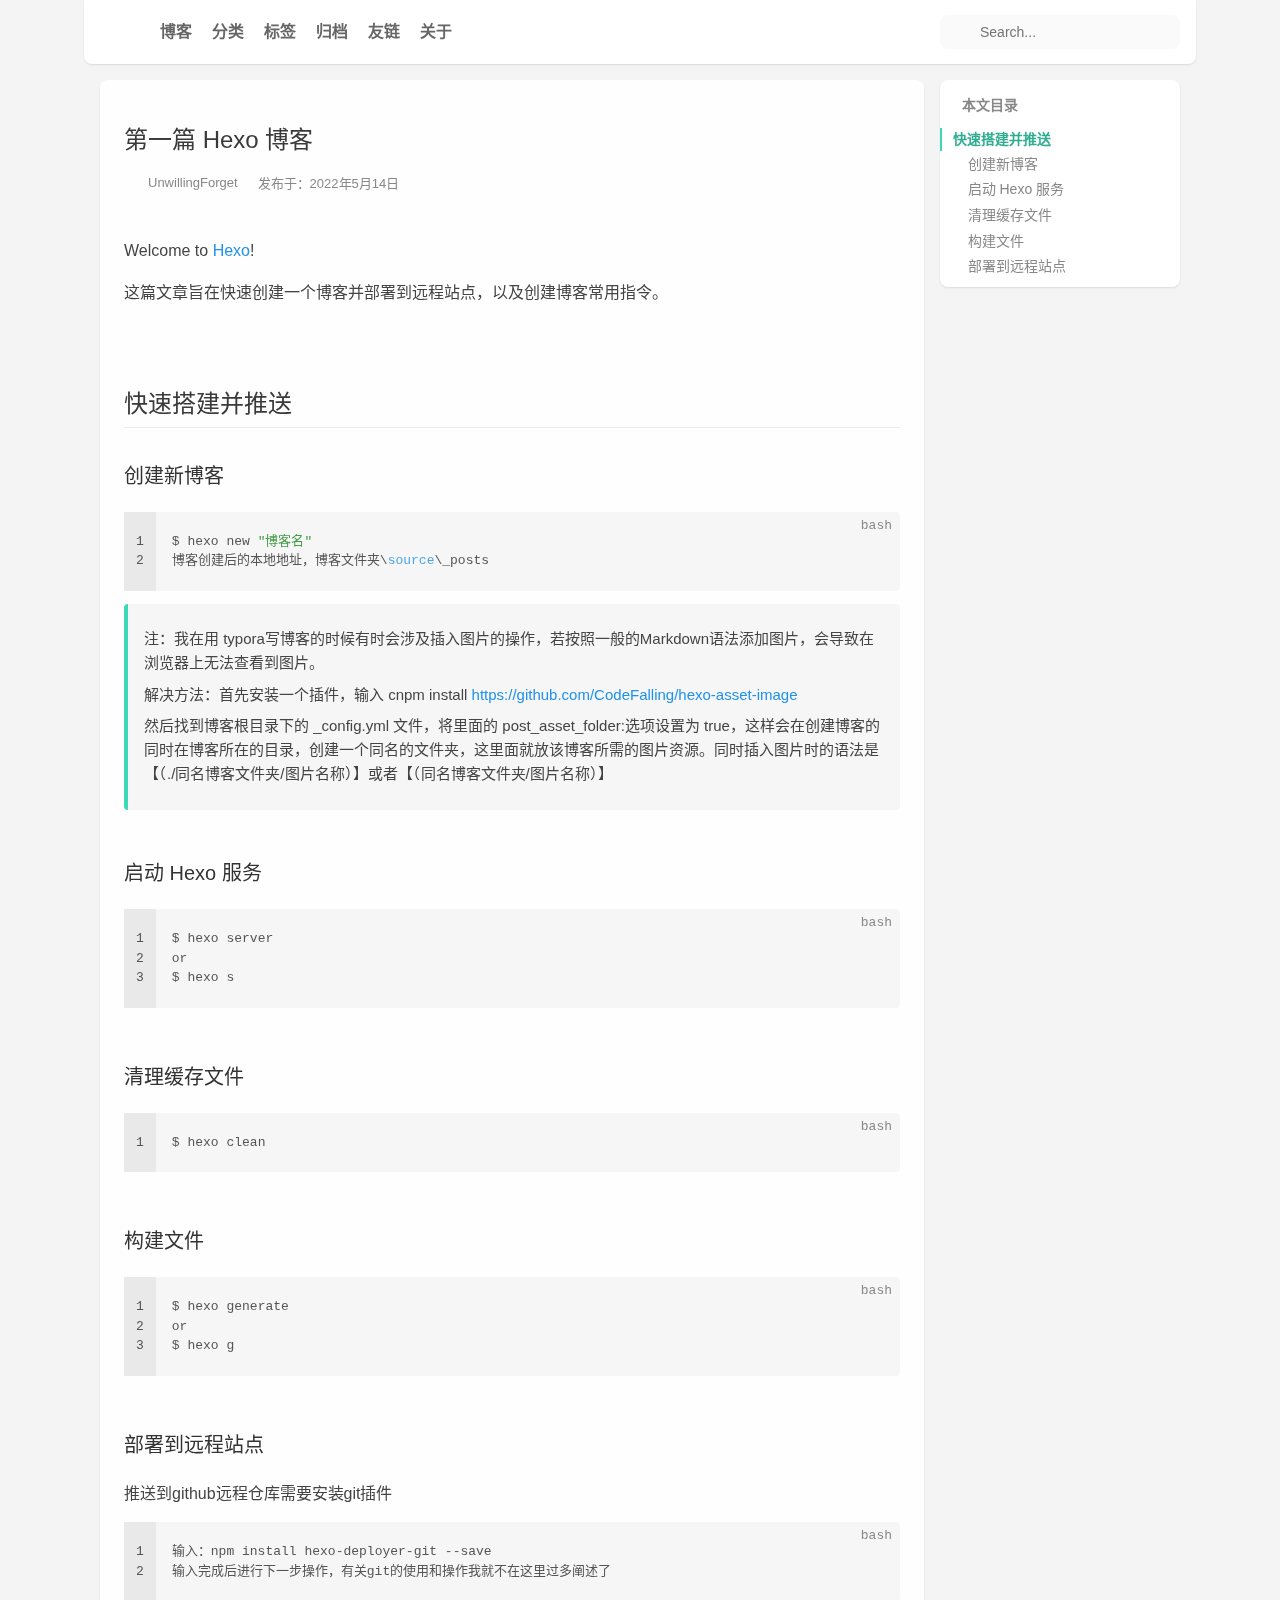
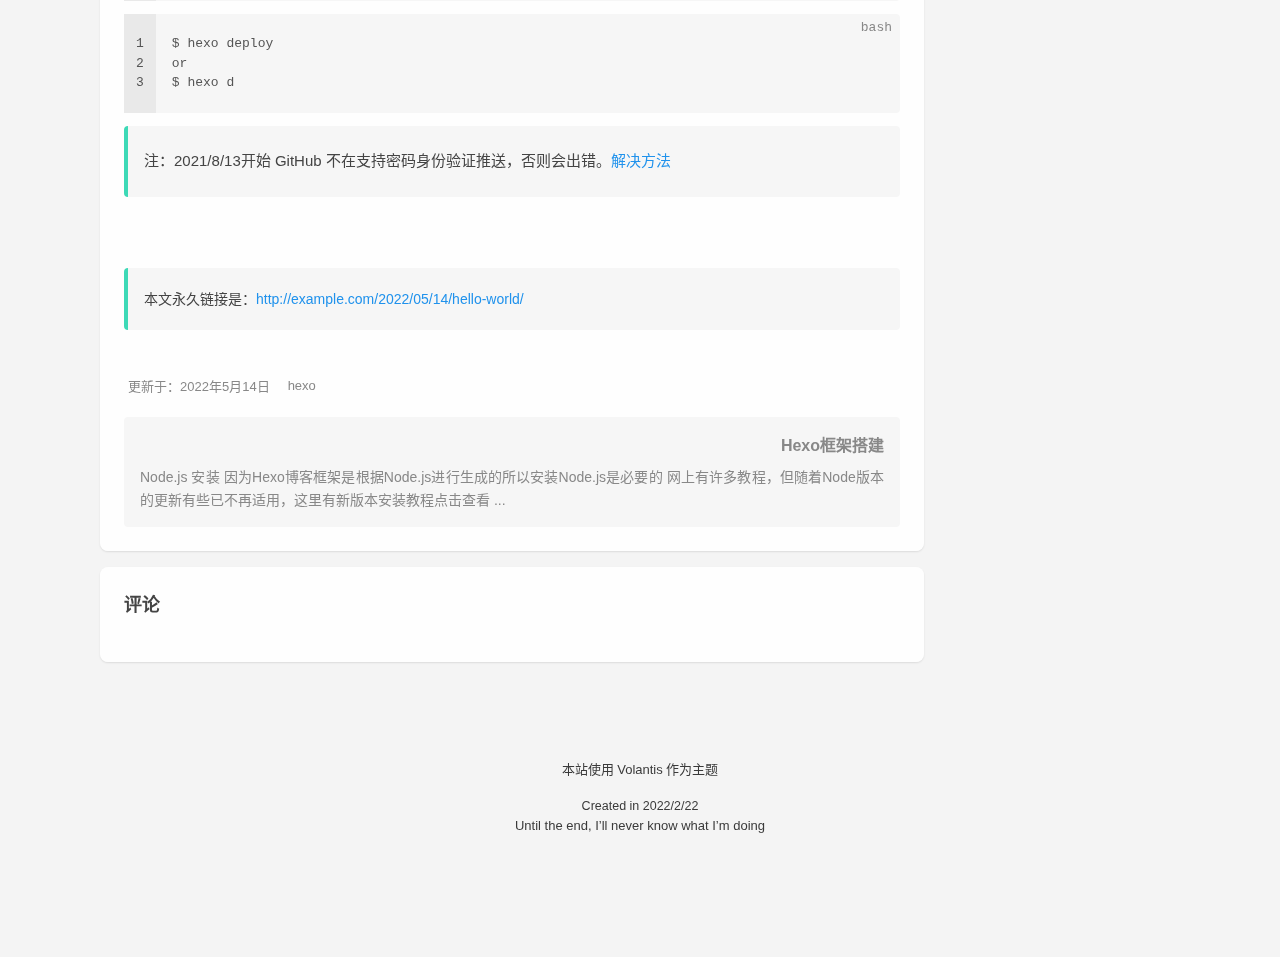
<file: 2022/05/14/hello-world/index.html>
<!DOCTYPE html>
<html lang="zh-CN">
    <head hexo-theme='https://github.com/volantis-x/hexo-theme-volantis/tree/5.0.0-alpha.111'>
  <meta name="generator" content="Hexo 6.2.0">
  <meta name="Volantis" content="5.0.0-alpha.111">
  <meta charset="utf-8">
  <!-- SEO相关 -->
  
  <link rel="canonical" href="http://example.com/2022/05/14/hello-world/"/>
  <!-- 渲染优化 -->
    <meta http-equiv='x-dns-prefetch-control' content='on' />
      <link rel='dns-prefetch' href='https://npm.elemecdn.com'>
      <link rel="preconnect" href="https://npm.elemecdn.com" crossorigin>
  <meta name="renderer" content="webkit">
  <meta name="force-rendering" content="webkit">
  <meta http-equiv="X-UA-Compatible" content="IE=Edge,chrome=1">
    <meta http-equiv="Content-Security-Policy" content=" default-src 'self' https:; block-all-mixed-content; base-uri 'self' https:; form-action 'self' https:; worker-src 'self' https:; connect-src 'self' https: *; img-src 'self' data: https: *; media-src 'self' https: *; font-src 'self' data: https: *; frame-src 'self' https: *; manifest-src 'self' https: *; child-src https:; script-src 'self' https: 'unsafe-inline' *; style-src 'self' https: 'unsafe-inline' *; ">
  <meta name="HandheldFriendly" content="True" >
  <meta name="apple-mobile-web-app-capable" content="yes">
  <meta name="viewport" content="width=device-width, initial-scale=1, maximum-scale=5">
  <meta content="black-translucent" name="apple-mobile-web-app-status-bar-style">
  <meta content="telephone=no" name="format-detection">
  <!-- import head_begin begin -->
  <!-- import head_begin end -->
  <!-- Custom Files headBegin begin-->
  
  <!-- Custom Files headBegin end-->
    <link rel="shortcut icon" type='image/x-icon' href="/img/test2.png">
  <link rel="preload" href="/css/style.6a5bc6eb.css" as="style">
  <link rel="preload" href="https://npm.elemecdn.com/volantis-static@0.0.1649552113628/media/fonts/VarelaRound/VarelaRound-Regular.ttf" as="font" type="font/ttf" crossorigin="anonymous">
<link rel="preload" href="https://npm.elemecdn.com/volantis-static@0.0.1649552113628/media/fonts/UbuntuMono/UbuntuMono-Regular.ttf" as="font" type="font/ttf" crossorigin="anonymous">

  <!-- feed -->
  <!-- 页面元数据 -->
  <title>第一篇 Hexo 博客 - UnwillingForget Blog</title>
  <meta name="keywords" content="hexo,null">
  <meta desc name="description" content="Welcome to Hexo! 
这篇文章旨在快速创建一个博客并部署到远程站点，以及创建博客常用指令。 - UnwillingForget - UnwillingForget Blog">
  
<meta property="og:type" content="article">
<meta property="og:title" content="第一篇 Hexo 博客">
<meta property="og:url" content="http://example.com/2022/05/14/hello-world/index.html">
<meta property="og:site_name" content="UnwillingForget Blog">
<meta property="og:description" content="Welcome to Hexo!  这篇文章旨在快速创建一个博客并部署到远程站点，以及创建博客常用指令。">
<meta property="og:locale" content="zh_CN">
<meta property="og:image" content="https://npm.elemecdn.com/volantis-static@0.0.1649552113628/media/org.volantis/blog/favicon/android-chrome-192x192.png">
<meta property="article:published_time" content="2022-05-14T05:56:01.000Z">
<meta property="article:modified_time" content="2022-05-14T10:57:02.682Z">
<meta property="article:author" content="UnwillingForget">
<meta property="article:tag" content="hexo">
<meta name="twitter:card" content="summary">
<meta name="twitter:image" content="https://npm.elemecdn.com/volantis-static@0.0.1649552113628/media/org.volantis/blog/favicon/android-chrome-192x192.png">
  <style>
    /* 首屏样式 */
    #safearea {
  display: none;
}
/*
  * Workaround for Chrome bug, part 1
  * Chunk rendering for all but the first article.
  * /layout/_partial/scripts/content-visibility-scroll-fix.ejs
*/
.post-story + .post-story {
  content-visibility: auto;
  contain-intrinsic-size: 10px 500px;
}
:root {
  --color-site-body: #f4f4f4;
  --color-site-bg: #f4f4f4;
  --color-site-inner: #fff;
  --color-site-footer: #3a3a3a;
  --color-card: #fff;
  --color-text: #444;
  --color-block: #f6f6f6;
  --color-inlinecode: #c74f00;
  --color-codeblock: #fff7ea;
  --color-h1: #3a3a3a;
  --color-h2: #3a3a3a;
  --color-h3: #333;
  --color-h4: #444;
  --color-h5: #555;
  --color-h6: #666;
  --color-p: #444;
  --color-list: #666;
  --color-list-hl: #30ad91;
  --color-meta: #888;
  --color-read-bkg: #e0d8c8;
  --color-read-post: #f8f1e2;
}
* {
  box-sizing: border-box;
  -webkit-box-sizing: border-box;
  -moz-box-sizing: border-box;
  outline: none;
  margin: 0;
  padding: 0;
}
*::-webkit-scrollbar {
  height: 4px;
  width: 4px;
}
*::-webkit-scrollbar-track-piece {
  background: transparent;
}
*::-webkit-scrollbar-thumb {
  background: #3dd9b6;
  cursor: pointer;
  border-radius: 2px;
  -webkit-border-radius: 2px;
}
*::-webkit-scrollbar-thumb:hover {
  background: #ff5722;
}
html {
  color: var(--color-text);
  width: 100%;
  height: 100%;
  font-family: UbuntuMono, "Varela Round", "PingFang SC", "Microsoft YaHei", Helvetica, Arial, Menlo, Monaco, monospace, sans-serif;
  font-size: 16px;
}
html >::-webkit-scrollbar {
  height: 4px;
  width: 4px;
}
html >::-webkit-scrollbar-track-piece {
  background: transparent;
}
html >::-webkit-scrollbar-thumb {
  background: #3dd9b6;
  cursor: pointer;
  border-radius: 2px;
  -webkit-border-radius: 2px;
}
html >::-webkit-scrollbar-thumb:hover {
  background: #ff5722;
}
body {
  background-color: var(--color-site-body);
  text-rendering: optimizelegibility;
  -webkit-tap-highlight-color: rgba(0,0,0,0);
  line-height: 1.6;
  -webkit-text-size-adjust: 100%;
  -ms-text-size-adjust: 100%;
}
body.modal-active {
  overflow: hidden;
}
@media screen and (max-width: 680px) {
  body.modal-active {
    position: fixed;
    top: 0;
    right: 0;
    bottom: 0;
    left: 0;
  }
}
a {
  color: #2092ec;
  cursor: pointer;
  text-decoration: none;
  transition: all 0.28s ease;
  -webkit-transition: all 0.28s ease;
  -khtml-transition: all 0.28s ease;
  -moz-transition: all 0.28s ease;
  -o-transition: all 0.28s ease;
  -ms-transition: all 0.28s ease;
}
a:hover {
  color: #ff5722;
}
a:active,
a:hover {
  outline: 0;
}
ul,
ol {
  padding-left: 0;
}
ul li,
ol li {
  list-style: none;
}
header {
  display: -webkit-box /* OLD - iOS 6-, Safari 3.1-6 */;
  display: -moz-box /* OLD - Firefox 19- (buggy but mostly works) */;
  display: block;
}
img {
  border: 0;
  background: none;
  max-width: 100%;
}
svg:not(:root) {
  overflow: hidden;
}
hr {
  -moz-box-sizing: content-box;
  box-sizing: content-box;
  -webkit-box-sizing: content-box;
  -moz-box-sizing: content-box;
  height: 0;
  border: 0;
  border-radius: 1px;
  -webkit-border-radius: 1px;
  border-bottom: 1px solid rgba(68,68,68,0.1);
}
button,
input {
  color: inherit;
  font: inherit;
  margin: 0;
}
button {
  overflow: visible;
  text-transform: none;
  -webkit-appearance: button;
  cursor: pointer;
}
@supports (backdrop-filter: blur(20px)) {
  .blur {
    background: rgba(255,255,255,0.9) !important;
    backdrop-filter: saturate(200%) blur(20px);
  }
}
.shadow {
  box-shadow: 0 1px 2px 0px rgba(0,0,0,0.1);
  -webkit-box-shadow: 0 1px 2px 0px rgba(0,0,0,0.1);
}
.shadow.floatable {
  transition: all 0.28s ease;
  -webkit-transition: all 0.28s ease;
  -khtml-transition: all 0.28s ease;
  -moz-transition: all 0.28s ease;
  -o-transition: all 0.28s ease;
  -ms-transition: all 0.28s ease;
}
.shadow.floatable:hover {
  box-shadow: 0 2px 4px 0px rgba(0,0,0,0.1), 0 4px 8px 0px rgba(0,0,0,0.1), 0 8px 16px 0px rgba(0,0,0,0.1);
  -webkit-box-shadow: 0 2px 4px 0px rgba(0,0,0,0.1), 0 4px 8px 0px rgba(0,0,0,0.1), 0 8px 16px 0px rgba(0,0,0,0.1);
}
#l_cover {
  min-height: 64px;
}
.cover-wrapper {
  top: 0;
  left: 0;
  max-width: 100%;
  height: 100vh;
  display: -webkit-box /* OLD - iOS 6-, Safari 3.1-6 */;
  display: -moz-box /* OLD - Firefox 19- (buggy but mostly works) */;
  display: -ms-flexbox /* TWEENER - IE 10 */;
  display: -webkit-flex /* NEW - Chrome */;
  display: flex /* NEW, Spec - Opera 12.1, Firefox 20+ */;
  display: flex;
  flex-wrap: nowrap;
  -webkit-flex-wrap: nowrap;
  -khtml-flex-wrap: nowrap;
  -moz-flex-wrap: nowrap;
  -o-flex-wrap: nowrap;
  -ms-flex-wrap: nowrap;
  -webkit-box-direction: normal;
  -moz-box-direction: normal;
  -webkit-box-orient: vertical;
  -moz-box-orient: vertical;
  -webkit-flex-direction: column;
  -ms-flex-direction: column;
  flex-direction: column;
  align-items: center;
  align-self: center;
  align-content: center;
  color: var(--color-site-inner);
  padding: 0 16px;
  user-select: none;
  -webkit-user-select: none;
  -moz-user-select: none;
  -ms-user-select: none;
  position: relative;
  overflow: hidden;
  margin-bottom: -100px;
}
.cover-wrapper .cover-body {
  z-index: 1;
  position: relative;
  width: 100%;
  height: 100%;
}
.cover-wrapper#full {
  height: calc(100vh + 100px);
  padding-bottom: 100px;
}
.cover-wrapper#half {
  max-height: 640px;
  min-height: 400px;
  height: calc(36vh - 64px + 200px);
}
.cover-wrapper #scroll-down {
  width: 100%;
  height: 64px;
  position: absolute;
  bottom: 100px;
  text-align: center;
  cursor: pointer;
}
.cover-wrapper #scroll-down .scroll-down-effects {
  color: #fff;
  font-size: 24px;
  line-height: 64px;
  position: absolute;
  width: 24px;
  left: calc(50% - 12px);
  text-shadow: 0 1px 2px rgba(0,0,0,0.1);
  animation: scroll-down-effect 1.5s infinite;
  -webkit-animation: scroll-down-effect 1.5s infinite;
  -khtml-animation: scroll-down-effect 1.5s infinite;
  -moz-animation: scroll-down-effect 1.5s infinite;
  -o-animation: scroll-down-effect 1.5s infinite;
  -ms-animation: scroll-down-effect 1.5s infinite;
}
@-moz-keyframes scroll-down-effect {
  0% {
    top: 0;
    opacity: 1;
    -webkit-opacity: 1;
    -moz-opacity: 1;
  }
  50% {
    top: -16px;
    opacity: 0.4;
    -webkit-opacity: 0.4;
    -moz-opacity: 0.4;
  }
  100% {
    top: 0;
    opacity: 1;
    -webkit-opacity: 1;
    -moz-opacity: 1;
  }
}
@-webkit-keyframes scroll-down-effect {
  0% {
    top: 0;
    opacity: 1;
    -webkit-opacity: 1;
    -moz-opacity: 1;
  }
  50% {
    top: -16px;
    opacity: 0.4;
    -webkit-opacity: 0.4;
    -moz-opacity: 0.4;
  }
  100% {
    top: 0;
    opacity: 1;
    -webkit-opacity: 1;
    -moz-opacity: 1;
  }
}
@-o-keyframes scroll-down-effect {
  0% {
    top: 0;
    opacity: 1;
    -webkit-opacity: 1;
    -moz-opacity: 1;
  }
  50% {
    top: -16px;
    opacity: 0.4;
    -webkit-opacity: 0.4;
    -moz-opacity: 0.4;
  }
  100% {
    top: 0;
    opacity: 1;
    -webkit-opacity: 1;
    -moz-opacity: 1;
  }
}
@keyframes scroll-down-effect {
  0% {
    top: 0;
    opacity: 1;
    -webkit-opacity: 1;
    -moz-opacity: 1;
  }
  50% {
    top: -16px;
    opacity: 0.4;
    -webkit-opacity: 0.4;
    -moz-opacity: 0.4;
  }
  100% {
    top: 0;
    opacity: 1;
    -webkit-opacity: 1;
    -moz-opacity: 1;
  }
}
.cover-wrapper .cover-body {
  margin-top: 64px;
  margin-bottom: 100px;
}
.cover-wrapper .cover-body,
.cover-wrapper .cover-body .top,
.cover-wrapper .cover-body .bottom {
  display: -webkit-box /* OLD - iOS 6-, Safari 3.1-6 */;
  display: -moz-box /* OLD - Firefox 19- (buggy but mostly works) */;
  display: -ms-flexbox /* TWEENER - IE 10 */;
  display: -webkit-flex /* NEW - Chrome */;
  display: flex /* NEW, Spec - Opera 12.1, Firefox 20+ */;
  display: flex;
  -webkit-box-direction: normal;
  -moz-box-direction: normal;
  -webkit-box-orient: vertical;
  -moz-box-orient: vertical;
  -webkit-flex-direction: column;
  -ms-flex-direction: column;
  flex-direction: column;
  align-items: center;
  justify-content: center;
  -webkit-justify-content: center;
  -khtml-justify-content: center;
  -moz-justify-content: center;
  -o-justify-content: center;
  -ms-justify-content: center;
  max-width: 100%;
}
.cover-wrapper .cover-body .bottom {
  margin-top: 32px;
}
.cover-wrapper .cover-body .title {
  font-family: "Varela Round", "PingFang SC", "Microsoft YaHei", Helvetica, Arial, Helvetica, monospace;
  font-size: 3.125rem;
  line-height: 1.2;
  text-shadow: 0 1px 2px rgba(0,0,0,0.1);
}
.cover-wrapper .cover-body .subtitle {
  font-size: 20px;
}
.cover-wrapper .cover-body .logo {
  max-height: 120px;
  max-width: calc(100% - 4 * 16px);
}
@media screen and (min-height: 1024px) {
  .cover-wrapper .cover-body .title {
    font-size: 3rem;
  }
  .cover-wrapper .cover-body .subtitle {
    font-size: 1.05rem;
  }
  .cover-wrapper .cover-body .logo {
    max-height: 150px;
  }
}
.cover-wrapper .cover-body .m_search {
  position: relative;
  max-width: calc(100% - 16px);
  width: 320px;
  vertical-align: middle;
}
.cover-wrapper .cover-body .m_search .form {
  position: relative;
  display: -webkit-box /* OLD - iOS 6-, Safari 3.1-6 */;
  display: -moz-box /* OLD - Firefox 19- (buggy but mostly works) */;
  display: block;
  width: 100%;
}
.cover-wrapper .cover-body .m_search .icon,
.cover-wrapper .cover-body .m_search .input {
  transition: all 0.28s ease;
  -webkit-transition: all 0.28s ease;
  -khtml-transition: all 0.28s ease;
  -moz-transition: all 0.28s ease;
  -o-transition: all 0.28s ease;
  -ms-transition: all 0.28s ease;
}
.cover-wrapper .cover-body .m_search .icon {
  position: absolute;
  display: -webkit-box /* OLD - iOS 6-, Safari 3.1-6 */;
  display: -moz-box /* OLD - Firefox 19- (buggy but mostly works) */;
  display: block;
  line-height: 2.5rem;
  width: 32px;
  top: 0;
  left: 5px;
  color: rgba(68,68,68,0.75);
}
.cover-wrapper .cover-body .m_search .input {
  display: -webkit-box /* OLD - iOS 6-, Safari 3.1-6 */;
  display: -moz-box /* OLD - Firefox 19- (buggy but mostly works) */;
  display: block;
  height: 2.5rem;
  width: 100%;
  box-shadow: none;
  -webkit-box-shadow: none;
  box-sizing: border-box;
  -webkit-box-sizing: border-box;
  -moz-box-sizing: border-box;
  font-size: 0.875rem;
  -webkit-appearance: none;
  padding-left: 36px;
  border-radius: 1.4rem;
  -webkit-border-radius: 1.4rem;
  background: rgba(255,255,255,0.6);
  backdrop-filter: blur(10px);
  border: none;
  color: var(--color-text);
}
@media screen and (max-width: 500px) {
  .cover-wrapper .cover-body .m_search .input {
    padding-left: 36px;
  }
}
.cover-wrapper .cover-body .m_search .input:hover {
  background: rgba(255,255,255,0.8);
}
.cover-wrapper .cover-body .m_search .input:focus {
  background: #fff;
}
.cover-wrapper .list-h {
  display: -webkit-box /* OLD - iOS 6-, Safari 3.1-6 */;
  display: -moz-box /* OLD - Firefox 19- (buggy but mostly works) */;
  display: -ms-flexbox /* TWEENER - IE 10 */;
  display: -webkit-flex /* NEW - Chrome */;
  display: flex /* NEW, Spec - Opera 12.1, Firefox 20+ */;
  display: flex;
  -webkit-box-direction: normal;
  -moz-box-direction: normal;
  -webkit-box-orient: horizontal;
  -moz-box-orient: horizontal;
  -webkit-flex-direction: row;
  -ms-flex-direction: row;
  flex-direction: row;
  flex-wrap: wrap;
  -webkit-flex-wrap: wrap;
  -khtml-flex-wrap: wrap;
  -moz-flex-wrap: wrap;
  -o-flex-wrap: wrap;
  -ms-flex-wrap: wrap;
  align-items: stretch;
  border-radius: 4px;
  -webkit-border-radius: 4px;
  user-select: none;
  -webkit-user-select: none;
  -moz-user-select: none;
  -ms-user-select: none;
}
.cover-wrapper .list-h a {
  -webkit-box-flex: 1;
  -moz-box-flex: 1;
  -webkit-flex: 1 0;
  -ms-flex: 1 0;
  flex: 1 0;
  display: -webkit-box /* OLD - iOS 6-, Safari 3.1-6 */;
  display: -moz-box /* OLD - Firefox 19- (buggy but mostly works) */;
  display: -ms-flexbox /* TWEENER - IE 10 */;
  display: -webkit-flex /* NEW - Chrome */;
  display: flex /* NEW, Spec - Opera 12.1, Firefox 20+ */;
  display: flex;
  font-weight: 600;
}
.cover-wrapper .list-h a img {
  display: -webkit-box /* OLD - iOS 6-, Safari 3.1-6 */;
  display: -moz-box /* OLD - Firefox 19- (buggy but mostly works) */;
  display: block;
  border-radius: 2px;
  -webkit-border-radius: 2px;
  margin: 4px;
  min-width: 40px;
  max-width: 44px;
}
@media screen and (max-width: 768px) {
  .cover-wrapper .list-h a img {
    min-width: 36px;
    max-width: 40px;
  }
}
@media screen and (max-width: 500px) {
  .cover-wrapper .list-h a img {
    margin: 2px 4px;
    min-width: 32px;
    max-width: 36px;
  }
}
@media screen and (max-width: 375px) {
  .cover-wrapper .list-h a img {
    min-width: 28px;
    max-width: 32px;
  }
}
.cover-wrapper {
  max-width: 100%;
}
.cover-wrapper.search .bottom .menu {
  margin-top: 16px;
}
.cover-wrapper.search .bottom .menu .list-h a {
  white-space: nowrap;
  -webkit-box-direction: normal;
  -moz-box-direction: normal;
  -webkit-box-orient: horizontal;
  -moz-box-orient: horizontal;
  -webkit-flex-direction: row;
  -ms-flex-direction: row;
  flex-direction: row;
  align-items: baseline;
  padding: 2px;
  margin: 4px;
  color: var(--color-site-inner);
  opacity: 0.75;
  -webkit-opacity: 0.75;
  -moz-opacity: 0.75;
  text-shadow: 0 1px 2px rgba(0,0,0,0.05);
  border-bottom: 2px solid transparent;
}
.cover-wrapper.search .bottom .menu .list-h a i {
  margin-right: 4px;
}
.cover-wrapper.search .bottom .menu .list-h a p {
  font-size: 0.9375rem;
}
.cover-wrapper.search .bottom .menu .list-h a:hover,
.cover-wrapper.search .bottom .menu .list-h a.active,
.cover-wrapper.search .bottom .menu .list-h a:active {
  opacity: 1;
  -webkit-opacity: 1;
  -moz-opacity: 1;
  border-bottom: 2px solid var(--color-site-inner);
}
.cover-wrapper.dock .menu,
.cover-wrapper.featured .menu,
.cover-wrapper.focus .menu {
  border-radius: 6px;
  -webkit-border-radius: 6px;
}
.cover-wrapper.dock .menu .list-h a,
.cover-wrapper.featured .menu .list-h a,
.cover-wrapper.focus .menu .list-h a {
  -webkit-box-direction: normal;
  -moz-box-direction: normal;
  -webkit-box-orient: vertical;
  -moz-box-orient: vertical;
  -webkit-flex-direction: column;
  -ms-flex-direction: column;
  flex-direction: column;
  align-items: center;
  padding: 12px;
  line-height: 24px;
  border-radius: 4px;
  -webkit-border-radius: 4px;
  border-bottom: none;
  text-align: center;
  align-content: flex-end;
  color: rgba(68,68,68,0.7);
  font-size: 1.5rem;
}
@media screen and (max-width: 500px) {
  .cover-wrapper.dock .menu .list-h a,
  .cover-wrapper.featured .menu .list-h a,
  .cover-wrapper.focus .menu .list-h a {
    padding: 12px 8px;
  }
}
.cover-wrapper.dock .menu .list-h a i,
.cover-wrapper.featured .menu .list-h a i,
.cover-wrapper.focus .menu .list-h a i {
  margin: 8px;
}
.cover-wrapper.dock .menu .list-h a p,
.cover-wrapper.featured .menu .list-h a p,
.cover-wrapper.focus .menu .list-h a p {
  font-size: 0.875rem;
}
.cover-wrapper.dock .menu .list-h a.active,
.cover-wrapper.featured .menu .list-h a.active,
.cover-wrapper.focus .menu .list-h a.active {
  background: var(--color-card);
  backdrop-filter: none;
}
.cover-wrapper.dock .menu .list-h a.active i,
.cover-wrapper.featured .menu .list-h a.active i,
.cover-wrapper.focus .menu .list-h a.active i,
.cover-wrapper.dock .menu .list-h a.active i+p,
.cover-wrapper.featured .menu .list-h a.active i+p,
.cover-wrapper.focus .menu .list-h a.active i+p {
  color: #3dd9b6;
}
.cover-wrapper.dock .menu .list-h a.active img+p,
.cover-wrapper.featured .menu .list-h a.active img+p,
.cover-wrapper.focus .menu .list-h a.active img+p {
  color: var(--color-text);
}
.cover-wrapper.dock .menu .list-h a:hover,
.cover-wrapper.featured .menu .list-h a:hover,
.cover-wrapper.focus .menu .list-h a:hover {
  background: var(--color-card);
}
.cover-wrapper.featured .menu .list-h {
  margin: -2px;
}
.cover-wrapper.featured .menu .list-h a {
  margin: 2px;
  background: rgba(255,255,255,0.5);
}
@supports (backdrop-filter: blur(20px)) {
  .cover-wrapper.featured .menu .list-h a {
    background: rgba(255,255,255,0.5);
    backdrop-filter: saturate(200%) blur(20px);
  }
}
.cover-wrapper #parallax-window {
  position: absolute;
  width: 100%;
  height: 100%;
  background: transparent;
}
.parallax-mirror {
  animation-delay: 0s;
  animation-duration: 0.5s;
  animation-fill-mode: forwards;
  animation-timing-function: ease-out;
  animation-name: fadeIn;
}
@-moz-keyframes fadeIn {
  0% {
    opacity: 0;
    -webkit-opacity: 0;
    -moz-opacity: 0;
    filter: blur(12px);
  }
  100% {
    opacity: 1;
    -webkit-opacity: 1;
    -moz-opacity: 1;
  }
}
@-webkit-keyframes fadeIn {
  0% {
    opacity: 0;
    -webkit-opacity: 0;
    -moz-opacity: 0;
    filter: blur(12px);
  }
  100% {
    opacity: 1;
    -webkit-opacity: 1;
    -moz-opacity: 1;
  }
}
@-o-keyframes fadeIn {
  0% {
    opacity: 0;
    -webkit-opacity: 0;
    -moz-opacity: 0;
    filter: blur(12px);
  }
  100% {
    opacity: 1;
    -webkit-opacity: 1;
    -moz-opacity: 1;
  }
}
@keyframes fadeIn {
  0% {
    opacity: 0;
    -webkit-opacity: 0;
    -moz-opacity: 0;
    filter: blur(12px);
  }
  100% {
    opacity: 1;
    -webkit-opacity: 1;
    -moz-opacity: 1;
  }
}
@media (prefers-color-scheme: dark) {
  :root {
    --color-mode: 'dark';
  }
  :root:not([color-scheme]) {
    --color-site-body: #121212;
    --color-read-bkg: #1f1f1f;
    --color-read-post: #262626;
    --color-site-bg: #1f1f1f;
    --color-site-inner: rgba(238,238,238,0.871);
    --color-site-footer: rgba(170,170,170,0.871);
    --color-card: #262626;
    --color-text: rgba(238,238,238,0.871);
    --color-block: #434343;
    --color-codeblock: #1f1f1f;
    --color-inlinecode: #d56d28;
    --color-h1: rgba(255,255,255,0.871);
    --color-h2: rgba(255,255,255,0.871);
    --color-h3: rgba(255,255,255,0.6);
    --color-h4: rgba(255,255,255,0.6);
    --color-h5: rgba(255,255,255,0.6);
    --color-h6: rgba(255,255,255,0.6);
    --color-p: rgba(217,217,217,0.871);
    --color-list: rgba(217,217,217,0.871);
    --color-list-hl: #63e0c4;
    --color-meta: rgba(191,191,191,0.871);
    --color-link: rgba(191,191,191,0.871);
  }
  :root:not([color-scheme]) img {
    filter: brightness(70%) !important;
  }
  :root:not([color-scheme]) .blur {
    background: rgba(31,31,31,0.9) !important;
  }
  :root:not([color-scheme]) .white-box.blur {
    background: rgba(38,38,38,0.9) !important;
  }
  :root:not([color-scheme]) .nav-main .u-search-input {
    background: var(--color-card) !important;
  }
  :root:not([color-scheme]) #l_main .article .prev-next>a {
    background: var(--color-block) !important;
  }
  :root:not([color-scheme]) #l_main .article .prev-next>a:hover {
    background: var(--color-site-bg) !important;
  }
  :root:not([color-scheme]) .article blockquote {
    background: var(--color-block) !important;
  }
  :root:not([color-scheme]) .article-title a {
    color: var(--color-h1) !important;
  }
  :root:not([color-scheme]) details>summary {
    color: var(--color-p) !important;
    background: var(--color-site-bg) !important;
  }
  :root:not([color-scheme]) details {
    border: 1px solid var(--color-site-bg) !important;
    background: var(--color-site-bg) !important;
  }
  :root:not([color-scheme]) #u-search .modal,
  :root:not([color-scheme]) #u-search .modal-header,
  :root:not([color-scheme]) #u-search .modal-body {
    background: var(--color-card) !important;
  }
  :root:not([color-scheme]) #u-search .modal-body .modal-results .result:hover {
    background: var(--color-block) !important;
  }
  :root:not([color-scheme]) .u-search-input:hover {
    background: var(--color-block) !important;
  }
  :root:not([color-scheme]) .u-search-input:focus {
    background: var(--color-site-body) !important;
  }
}
[color-scheme='dark'] {
  --color-site-body: #121212;
  --color-read-bkg: #1f1f1f;
  --color-read-post: #262626;
  --color-site-bg: #1f1f1f;
  --color-site-inner: rgba(238,238,238,0.871);
  --color-site-footer: rgba(170,170,170,0.871);
  --color-card: #262626;
  --color-text: rgba(238,238,238,0.871);
  --color-block: #434343;
  --color-codeblock: #1f1f1f;
  --color-inlinecode: #d56d28;
  --color-h1: rgba(255,255,255,0.871);
  --color-h2: rgba(255,255,255,0.871);
  --color-h3: rgba(255,255,255,0.6);
  --color-h4: rgba(255,255,255,0.6);
  --color-h5: rgba(255,255,255,0.6);
  --color-h6: rgba(255,255,255,0.6);
  --color-p: rgba(217,217,217,0.871);
  --color-list: rgba(217,217,217,0.871);
  --color-list-hl: #63e0c4;
  --color-meta: rgba(191,191,191,0.871);
  --color-link: rgba(191,191,191,0.871);
}
[color-scheme='dark'] img {
  filter: brightness(70%) !important;
}
[color-scheme='dark'] .blur {
  background: rgba(31,31,31,0.9) !important;
}
[color-scheme='dark'] .white-box.blur {
  background: rgba(38,38,38,0.9) !important;
}
[color-scheme='dark'] .nav-main .u-search-input {
  background: var(--color-card) !important;
}
[color-scheme='dark'] #l_main .article .prev-next>a {
  background: var(--color-block) !important;
}
[color-scheme='dark'] #l_main .article .prev-next>a:hover {
  background: var(--color-site-bg) !important;
}
[color-scheme='dark'] .article blockquote {
  background: var(--color-block) !important;
}
[color-scheme='dark'] .article-title a {
  color: var(--color-h1) !important;
}
[color-scheme='dark'] details>summary {
  color: var(--color-p) !important;
  background: var(--color-site-bg) !important;
}
[color-scheme='dark'] details {
  border: 1px solid var(--color-site-bg) !important;
  background: var(--color-site-bg) !important;
}
[color-scheme='dark'] #u-search .modal,
[color-scheme='dark'] #u-search .modal-header,
[color-scheme='dark'] #u-search .modal-body {
  background: var(--color-card) !important;
}
[color-scheme='dark'] #u-search .modal-body .modal-results .result:hover {
  background: var(--color-block) !important;
}
[color-scheme='dark'] .u-search-input:hover {
  background: var(--color-block) !important;
}
[color-scheme='dark'] .u-search-input:focus {
  background: var(--color-site-body) !important;
}
@media screen and (max-width: 500px) {
  [color-scheme='dark'] .l_header .m_search {
    background: var(--color-site-bg) !important;
  }
}
@font-face {
  font-family: 'UbuntuMono';
  src: url("https://npm.elemecdn.com/volantis-static@0.0.1649552113628/media/fonts/UbuntuMono/UbuntuMono-Regular.ttf");
  font-weight: 'normal';
  font-style: 'normal';
  font-display: swap;
}
@font-face {
  font-family: 'Varela Round';
  src: url("https://npm.elemecdn.com/volantis-static@0.0.1649552113628/media/fonts/VarelaRound/VarelaRound-Regular.ttf");
  font-weight: 'normal';
  font-style: 'normal';
  font-display: swap;
}
.l_header {
  position: fixed;
  z-index: 1000;
  top: 0;
  width: 100%;
  height: 64px;
  background: var(--color-card);
  box-shadow: 0 1px 2px 0px rgba(0,0,0,0.1);
  -webkit-box-shadow: 0 1px 2px 0px rgba(0,0,0,0.1);
}
.l_header.auto {
  transition: opacity 0.4s ease;
  -webkit-transition: opacity 0.4s ease;
  -khtml-transition: opacity 0.4s ease;
  -moz-transition: opacity 0.4s ease;
  -o-transition: opacity 0.4s ease;
  -ms-transition: opacity 0.4s ease;
  visibility: hidden;
}
.l_header.auto.show {
  opacity: 1 !important;
  -webkit-opacity: 1 !important;
  -moz-opacity: 1 !important;
  visibility: visible;
}
.l_header .container {
  margin-left: 16px;
  margin-right: 16px;
}
.l_header #wrapper {
  height: 100%;
  user-select: none;
  -webkit-user-select: none;
  -moz-user-select: none;
  -ms-user-select: none;
}
.l_header #wrapper .nav-main,
.l_header #wrapper .nav-sub {
  display: -webkit-box /* OLD - iOS 6-, Safari 3.1-6 */;
  display: -moz-box /* OLD - Firefox 19- (buggy but mostly works) */;
  display: -ms-flexbox /* TWEENER - IE 10 */;
  display: -webkit-flex /* NEW - Chrome */;
  display: flex /* NEW, Spec - Opera 12.1, Firefox 20+ */;
  display: flex;
  flex-wrap: nowrap;
  -webkit-flex-wrap: nowrap;
  -khtml-flex-wrap: nowrap;
  -moz-flex-wrap: nowrap;
  -o-flex-wrap: nowrap;
  -ms-flex-wrap: nowrap;
  justify-content: space-between;
  -webkit-justify-content: space-between;
  -khtml-justify-content: space-between;
  -moz-justify-content: space-between;
  -o-justify-content: space-between;
  -ms-justify-content: space-between;
  align-items: center;
}
.l_header #wrapper .nav-main {
  transition: all 0.28s ease;
  -webkit-transition: all 0.28s ease;
  -khtml-transition: all 0.28s ease;
  -moz-transition: all 0.28s ease;
  -o-transition: all 0.28s ease;
  -ms-transition: all 0.28s ease;
}
.l_header #wrapper.sub .nav-main {
  transform: translateY(-64px);
  -webkit-transform: translateY(-64px);
  -khtml-transform: translateY(-64px);
  -moz-transform: translateY(-64px);
  -o-transform: translateY(-64px);
  -ms-transform: translateY(-64px);
}
.l_header #wrapper .nav-sub {
  transition: all 0.28s ease;
  -webkit-transition: all 0.28s ease;
  -khtml-transition: all 0.28s ease;
  -moz-transition: all 0.28s ease;
  -o-transition: all 0.28s ease;
  -ms-transition: all 0.28s ease;
  opacity: 0;
  -webkit-opacity: 0;
  -moz-opacity: 0;
  height: 64px;
  width: calc(100% - 2 * 16px);
  position: absolute;
}
.l_header #wrapper .nav-sub ::-webkit-scrollbar {
  display: -webkit-box /* OLD - iOS 6-, Safari 3.1-6 */;
  display: -moz-box /* OLD - Firefox 19- (buggy but mostly works) */;
  display: none;
}
@media screen and (min-width: 2048px) {
  .l_header #wrapper .nav-sub {
    max-width: 55vw;
    margin: auto;
  }
}
.l_header #wrapper.sub .nav-sub {
  opacity: 1;
  -webkit-opacity: 1;
  -moz-opacity: 1;
}
.l_header #wrapper .title {
  position: relative;
  color: var(--color-text);
  padding-left: 24px;
  max-height: 64px;
}
.l_header #wrapper .nav-main .title {
  white-space: nowrap;
  overflow: hidden;
  text-overflow: ellipsis;
  flex-shrink: 0;
  line-height: 64px;
  padding: 0 24px;
  font-size: 1.25rem;
  font-family: "Varela Round", "PingFang SC", "Microsoft YaHei", Helvetica, Arial, Helvetica, monospace;
}
.l_header #wrapper .nav-main .title img {
  height: 64px;
}
.l_header .nav-sub {
  max-width: 1080px;
  margin: auto;
}
.l_header .nav-sub .title {
  font-weight: bold;
  font-family: UbuntuMono, "Varela Round", "PingFang SC", "Microsoft YaHei", Helvetica, Arial, Menlo, Monaco, monospace, sans-serif;
  line-height: 1.2;
  max-height: 64px;
  white-space: normal;
  flex-shrink: 1;
}
.l_header .switcher {
  display: -webkit-box /* OLD - iOS 6-, Safari 3.1-6 */;
  display: -moz-box /* OLD - Firefox 19- (buggy but mostly works) */;
  display: none;
  line-height: 64px;
  align-items: center;
}
.l_header .switcher .s-toc {
  display: -webkit-box /* OLD - iOS 6-, Safari 3.1-6 */;
  display: -moz-box /* OLD - Firefox 19- (buggy but mostly works) */;
  display: none;
}
@media screen and (max-width: 768px) {
  .l_header .switcher .s-toc {
    display: -webkit-box /* OLD - iOS 6-, Safari 3.1-6 */;
    display: -moz-box /* OLD - Firefox 19- (buggy but mostly works) */;
    display: -ms-flexbox /* TWEENER - IE 10 */;
    display: -webkit-flex /* NEW - Chrome */;
    display: flex /* NEW, Spec - Opera 12.1, Firefox 20+ */;
    display: flex;
  }
}
.l_header .switcher >li {
  height: 48px;
  transition: all 0.28s ease;
  -webkit-transition: all 0.28s ease;
  -khtml-transition: all 0.28s ease;
  -moz-transition: all 0.28s ease;
  -o-transition: all 0.28s ease;
  -ms-transition: all 0.28s ease;
  margin: 2px;
}
@media screen and (max-width: 500px) {
  .l_header .switcher >li {
    margin: 0 1px;
    height: 48px;
  }
}
.l_header .switcher >li >a {
  display: -webkit-box /* OLD - iOS 6-, Safari 3.1-6 */;
  display: -moz-box /* OLD - Firefox 19- (buggy but mostly works) */;
  display: -ms-flexbox /* TWEENER - IE 10 */;
  display: -webkit-flex /* NEW - Chrome */;
  display: flex /* NEW, Spec - Opera 12.1, Firefox 20+ */;
  display: flex;
  justify-content: center;
  -webkit-justify-content: center;
  -khtml-justify-content: center;
  -moz-justify-content: center;
  -o-justify-content: center;
  -ms-justify-content: center;
  align-items: center;
  width: 48px;
  height: 48px;
  padding: 0.85em 1.1em;
  border-radius: 100px;
  -webkit-border-radius: 100px;
  border: none;
  transition: all 0.28s ease;
  -webkit-transition: all 0.28s ease;
  -khtml-transition: all 0.28s ease;
  -moz-transition: all 0.28s ease;
  -o-transition: all 0.28s ease;
  -ms-transition: all 0.28s ease;
  color: #3dd9b6;
}
.l_header .switcher >li >a:hover {
  border: none;
}
.l_header .switcher >li >a.active,
.l_header .switcher >li >a:active {
  border: none;
  background: var(--color-site-bg);
}
@media screen and (max-width: 500px) {
  .l_header .switcher >li >a {
    width: 36px;
    height: 48px;
  }
}
.l_header .nav-sub .switcher {
  display: -webkit-box /* OLD - iOS 6-, Safari 3.1-6 */;
  display: -moz-box /* OLD - Firefox 19- (buggy but mostly works) */;
  display: -ms-flexbox /* TWEENER - IE 10 */;
  display: -webkit-flex /* NEW - Chrome */;
  display: flex /* NEW, Spec - Opera 12.1, Firefox 20+ */;
  display: flex;
}
.l_header .m_search {
  display: -webkit-box /* OLD - iOS 6-, Safari 3.1-6 */;
  display: -moz-box /* OLD - Firefox 19- (buggy but mostly works) */;
  display: -ms-flexbox /* TWEENER - IE 10 */;
  display: -webkit-flex /* NEW - Chrome */;
  display: flex /* NEW, Spec - Opera 12.1, Firefox 20+ */;
  display: flex;
  height: 64px;
  width: 240px;
  transition: all 0.28s ease;
  -webkit-transition: all 0.28s ease;
  -khtml-transition: all 0.28s ease;
  -moz-transition: all 0.28s ease;
  -o-transition: all 0.28s ease;
  -ms-transition: all 0.28s ease;
}
@media screen and (max-width: 1024px) {
  .l_header .m_search {
    width: 44px;
    min-width: 44px;
  }
  .l_header .m_search input::placeholder {
    opacity: 0;
    -webkit-opacity: 0;
    -moz-opacity: 0;
  }
  .l_header .m_search:hover {
    width: 240px;
  }
  .l_header .m_search:hover input::placeholder {
    opacity: 1;
    -webkit-opacity: 1;
    -moz-opacity: 1;
  }
}
@media screen and (min-width: 500px) {
  .l_header .m_search:hover .input {
    width: 100%;
  }
  .l_header .m_search:hover .input::placeholder {
    opacity: 1;
    -webkit-opacity: 1;
    -moz-opacity: 1;
  }
}
@media screen and (max-width: 500px) {
  .l_header .m_search {
    min-width: 0;
  }
  .l_header .m_search input::placeholder {
    opacity: 1;
    -webkit-opacity: 1;
    -moz-opacity: 1;
  }
}
.l_header .m_search .form {
  position: relative;
  display: -webkit-box /* OLD - iOS 6-, Safari 3.1-6 */;
  display: -moz-box /* OLD - Firefox 19- (buggy but mostly works) */;
  display: -ms-flexbox /* TWEENER - IE 10 */;
  display: -webkit-flex /* NEW - Chrome */;
  display: flex /* NEW, Spec - Opera 12.1, Firefox 20+ */;
  display: flex;
  width: 100%;
  align-items: center;
}
.l_header .m_search .icon {
  position: absolute;
  width: 36px;
  left: 5px;
  color: var(--color-meta);
}
@media screen and (max-width: 500px) {
  .l_header .m_search .icon {
    display: -webkit-box /* OLD - iOS 6-, Safari 3.1-6 */;
    display: -moz-box /* OLD - Firefox 19- (buggy but mostly works) */;
    display: none;
  }
}
.l_header .m_search .input {
  display: -webkit-box /* OLD - iOS 6-, Safari 3.1-6 */;
  display: -moz-box /* OLD - Firefox 19- (buggy but mostly works) */;
  display: block;
  padding-top: 8px;
  padding-bottom: 8px;
  line-height: 1.3;
  width: 100%;
  color: var(--color-text);
  background: #fafafa;
  box-shadow: none;
  -webkit-box-shadow: none;
  box-sizing: border-box;
  -webkit-box-sizing: border-box;
  -moz-box-sizing: border-box;
  padding-left: 40px;
  font-size: 0.875rem;
  border-radius: 8px;
  -webkit-border-radius: 8px;
  border: none;
  transition: all 0.28s ease;
  -webkit-transition: all 0.28s ease;
  -khtml-transition: all 0.28s ease;
  -moz-transition: all 0.28s ease;
  -o-transition: all 0.28s ease;
  -ms-transition: all 0.28s ease;
}
@media screen and (min-width: 500px) {
  .l_header .m_search .input:focus {
    box-shadow: 0 4px 8px 0px rgba(0,0,0,0.1);
    -webkit-box-shadow: 0 4px 8px 0px rgba(0,0,0,0.1);
  }
}
@media screen and (max-width: 500px) {
  .l_header .m_search .input {
    background: var(--color-block);
    padding-left: 8px;
    border: none;
  }
  .l_header .m_search .input:hover,
  .l_header .m_search .input:focus {
    border: none;
  }
}
@media (max-width: 500px) {
  .l_header .m_search {
    left: 0;
    width: 0;
    overflow: hidden;
    position: absolute;
    background: #fff;
    transition: all 0.28s ease;
    -webkit-transition: all 0.28s ease;
    -khtml-transition: all 0.28s ease;
    -moz-transition: all 0.28s ease;
    -o-transition: all 0.28s ease;
    -ms-transition: all 0.28s ease;
  }
  .l_header .m_search .input {
    border-radius: 32px;
    -webkit-border-radius: 32px;
    margin-left: 16px;
    padding-left: 16px;
  }
  .l_header.z_search-open .m_search {
    width: 100%;
  }
  .l_header.z_search-open .m_search .input {
    width: calc(100% - 120px);
  }
}
ul.m-pc >li>a {
  color: inherit;
  border-bottom: 2px solid transparent;
}
ul.m-pc >li>a:active,
ul.m-pc >li>a.active {
  border-bottom: 2px solid #3dd9b6;
}
ul.m-pc li:hover >ul.list-v,
ul.list-v li:hover >ul.list-v {
  display: -webkit-box /* OLD - iOS 6-, Safari 3.1-6 */;
  display: -moz-box /* OLD - Firefox 19- (buggy but mostly works) */;
  display: block;
}
ul.nav-list-h {
  display: -webkit-box /* OLD - iOS 6-, Safari 3.1-6 */;
  display: -moz-box /* OLD - Firefox 19- (buggy but mostly works) */;
  display: -ms-flexbox /* TWEENER - IE 10 */;
  display: -webkit-flex /* NEW - Chrome */;
  display: flex /* NEW, Spec - Opera 12.1, Firefox 20+ */;
  display: flex;
  align-items: stretch;
}
ul.nav-list-h>li {
  position: relative;
  justify-content: center;
  -webkit-justify-content: center;
  -khtml-justify-content: center;
  -moz-justify-content: center;
  -o-justify-content: center;
  -ms-justify-content: center;
  height: 100%;
  line-height: 2.4;
  border-radius: 4px;
  -webkit-border-radius: 4px;
}
ul.nav-list-h>li >a {
  -webkit-font-smoothing: antialiased;
  -moz-osx-font-smoothing: grayscale;
  font-weight: 600;
}
ul.list-v {
  z-index: 1;
  display: -webkit-box /* OLD - iOS 6-, Safari 3.1-6 */;
  display: -moz-box /* OLD - Firefox 19- (buggy but mostly works) */;
  display: none;
  position: absolute;
  background: var(--color-card);
  box-shadow: 0 2px 4px 0px rgba(0,0,0,0.08), 0 4px 8px 0px rgba(0,0,0,0.08), 0 8px 16px 0px rgba(0,0,0,0.08);
  -webkit-box-shadow: 0 2px 4px 0px rgba(0,0,0,0.08), 0 4px 8px 0px rgba(0,0,0,0.08), 0 8px 16px 0px rgba(0,0,0,0.08);
  margin-top: -6px;
  border-radius: 4px;
  -webkit-border-radius: 4px;
  padding: 8px 0;
}
ul.list-v.show {
  display: -webkit-box /* OLD - iOS 6-, Safari 3.1-6 */;
  display: -moz-box /* OLD - Firefox 19- (buggy but mostly works) */;
  display: block;
}
ul.list-v hr {
  margin-top: 8px;
  margin-bottom: 8px;
}
ul.list-v >li {
  white-space: nowrap;
  word-break: keep-all;
}
ul.list-v >li.header {
  font-size: 0.78125rem;
  font-weight: bold;
  line-height: 2em;
  color: var(--color-meta);
  margin: 8px 16px 4px;
}
ul.list-v >li.header i {
  margin-right: 8px;
}
ul.list-v >li ul {
  margin-left: 0;
  display: -webkit-box /* OLD - iOS 6-, Safari 3.1-6 */;
  display: -moz-box /* OLD - Firefox 19- (buggy but mostly works) */;
  display: none;
  margin-top: -40px;
}
ul.list-v .aplayer-container {
  min-height: 64px;
  padding: 6px 16px;
}
ul.list-v >li>a {
  transition: all 0.28s ease;
  -webkit-transition: all 0.28s ease;
  -khtml-transition: all 0.28s ease;
  -moz-transition: all 0.28s ease;
  -o-transition: all 0.28s ease;
  -ms-transition: all 0.28s ease;
  display: -webkit-box /* OLD - iOS 6-, Safari 3.1-6 */;
  display: -moz-box /* OLD - Firefox 19- (buggy but mostly works) */;
  display: block;
  color: var(--color-list);
  font-size: 0.875rem;
  font-weight: bold;
  line-height: 36px;
  padding: 0 20px 0 16px;
  text-overflow: ellipsis;
  margin: 0 4px;
  border-radius: 4px;
  -webkit-border-radius: 4px;
}
@media screen and (max-width: 1024px) {
  ul.list-v >li>a {
    line-height: 40px;
  }
}
ul.list-v >li>a >i {
  margin-right: 8px;
}
ul.list-v >li>a:active,
ul.list-v >li>a.active {
  color: var(--color-list-hl);
}
ul.list-v >li>a:hover {
  color: var(--color-list-hl);
  background: var(--color-site-bg);
}
.l_header .menu >ul>li>a {
  display: -webkit-box /* OLD - iOS 6-, Safari 3.1-6 */;
  display: -moz-box /* OLD - Firefox 19- (buggy but mostly works) */;
  display: block;
  padding: 0 8px;
}
.l_header .menu >ul>li>a >i {
  margin-right: 4px;
}
.l_header ul.nav-list-h>li {
  color: var(--color-list);
  line-height: 64px;
}
.l_header ul.nav-list-h>li >a {
  max-height: 64px;
  overflow: hidden;
  color: inherit;
}
.l_header ul.nav-list-h>li >a:active,
.l_header ul.nav-list-h>li >a.active {
  color: #3dd9b6;
}
.l_header ul.nav-list-h>li:hover>a {
  color: var(--color-list-hl);
}
.l_header ul.nav-list-h>li i.music {
  animation: rotate-effect 1.5s linear infinite;
  -webkit-animation: rotate-effect 1.5s linear infinite;
  -khtml-animation: rotate-effect 1.5s linear infinite;
  -moz-animation: rotate-effect 1.5s linear infinite;
  -o-animation: rotate-effect 1.5s linear infinite;
  -ms-animation: rotate-effect 1.5s linear infinite;
}
@-moz-keyframes rotate-effect {
  0% {
    transform: rotate(0);
    -webkit-transform: rotate(0);
    -khtml-transform: rotate(0);
    -moz-transform: rotate(0);
    -o-transform: rotate(0);
    -ms-transform: rotate(0);
  }
  25% {
    transform: rotate(90deg);
    -webkit-transform: rotate(90deg);
    -khtml-transform: rotate(90deg);
    -moz-transform: rotate(90deg);
    -o-transform: rotate(90deg);
    -ms-transform: rotate(90deg);
  }
  50% {
    transform: rotate(180deg);
    -webkit-transform: rotate(180deg);
    -khtml-transform: rotate(180deg);
    -moz-transform: rotate(180deg);
    -o-transform: rotate(180deg);
    -ms-transform: rotate(180deg);
  }
  75% {
    transform: rotate(270deg);
    -webkit-transform: rotate(270deg);
    -khtml-transform: rotate(270deg);
    -moz-transform: rotate(270deg);
    -o-transform: rotate(270deg);
    -ms-transform: rotate(270deg);
  }
  100% {
    transform: rotate(360deg);
    -webkit-transform: rotate(360deg);
    -khtml-transform: rotate(360deg);
    -moz-transform: rotate(360deg);
    -o-transform: rotate(360deg);
    -ms-transform: rotate(360deg);
  }
}
@-webkit-keyframes rotate-effect {
  0% {
    transform: rotate(0);
    -webkit-transform: rotate(0);
    -khtml-transform: rotate(0);
    -moz-transform: rotate(0);
    -o-transform: rotate(0);
    -ms-transform: rotate(0);
  }
  25% {
    transform: rotate(90deg);
    -webkit-transform: rotate(90deg);
    -khtml-transform: rotate(90deg);
    -moz-transform: rotate(90deg);
    -o-transform: rotate(90deg);
    -ms-transform: rotate(90deg);
  }
  50% {
    transform: rotate(180deg);
    -webkit-transform: rotate(180deg);
    -khtml-transform: rotate(180deg);
    -moz-transform: rotate(180deg);
    -o-transform: rotate(180deg);
    -ms-transform: rotate(180deg);
  }
  75% {
    transform: rotate(270deg);
    -webkit-transform: rotate(270deg);
    -khtml-transform: rotate(270deg);
    -moz-transform: rotate(270deg);
    -o-transform: rotate(270deg);
    -ms-transform: rotate(270deg);
  }
  100% {
    transform: rotate(360deg);
    -webkit-transform: rotate(360deg);
    -khtml-transform: rotate(360deg);
    -moz-transform: rotate(360deg);
    -o-transform: rotate(360deg);
    -ms-transform: rotate(360deg);
  }
}
@-o-keyframes rotate-effect {
  0% {
    transform: rotate(0);
    -webkit-transform: rotate(0);
    -khtml-transform: rotate(0);
    -moz-transform: rotate(0);
    -o-transform: rotate(0);
    -ms-transform: rotate(0);
  }
  25% {
    transform: rotate(90deg);
    -webkit-transform: rotate(90deg);
    -khtml-transform: rotate(90deg);
    -moz-transform: rotate(90deg);
    -o-transform: rotate(90deg);
    -ms-transform: rotate(90deg);
  }
  50% {
    transform: rotate(180deg);
    -webkit-transform: rotate(180deg);
    -khtml-transform: rotate(180deg);
    -moz-transform: rotate(180deg);
    -o-transform: rotate(180deg);
    -ms-transform: rotate(180deg);
  }
  75% {
    transform: rotate(270deg);
    -webkit-transform: rotate(270deg);
    -khtml-transform: rotate(270deg);
    -moz-transform: rotate(270deg);
    -o-transform: rotate(270deg);
    -ms-transform: rotate(270deg);
  }
  100% {
    transform: rotate(360deg);
    -webkit-transform: rotate(360deg);
    -khtml-transform: rotate(360deg);
    -moz-transform: rotate(360deg);
    -o-transform: rotate(360deg);
    -ms-transform: rotate(360deg);
  }
}
@keyframes rotate-effect {
  0% {
    transform: rotate(0);
    -webkit-transform: rotate(0);
    -khtml-transform: rotate(0);
    -moz-transform: rotate(0);
    -o-transform: rotate(0);
    -ms-transform: rotate(0);
  }
  25% {
    transform: rotate(90deg);
    -webkit-transform: rotate(90deg);
    -khtml-transform: rotate(90deg);
    -moz-transform: rotate(90deg);
    -o-transform: rotate(90deg);
    -ms-transform: rotate(90deg);
  }
  50% {
    transform: rotate(180deg);
    -webkit-transform: rotate(180deg);
    -khtml-transform: rotate(180deg);
    -moz-transform: rotate(180deg);
    -o-transform: rotate(180deg);
    -ms-transform: rotate(180deg);
  }
  75% {
    transform: rotate(270deg);
    -webkit-transform: rotate(270deg);
    -khtml-transform: rotate(270deg);
    -moz-transform: rotate(270deg);
    -o-transform: rotate(270deg);
    -ms-transform: rotate(270deg);
  }
  100% {
    transform: rotate(360deg);
    -webkit-transform: rotate(360deg);
    -khtml-transform: rotate(360deg);
    -moz-transform: rotate(360deg);
    -o-transform: rotate(360deg);
    -ms-transform: rotate(360deg);
  }
}
.menu-phone li ul.list-v {
  right: calc(100% - 0.5 * 16px);
}
.menu-phone li ul.list-v ul {
  right: calc(100% - 0.5 * 16px);
}
#wrapper {
  max-width: 1080px;
  margin: auto;
}
@media screen and (min-width: 2048px) {
  #wrapper {
    max-width: 55vw;
  }
}
#wrapper .menu {
  -webkit-box-flex: 1;
  -moz-box-flex: 1;
  -webkit-flex: 1 1;
  -ms-flex: 1 1;
  flex: 1 1;
  margin: 0 16px 0 0;
}
#wrapper .menu .list-v ul {
  left: calc(100% - 0.5 * 16px);
}
.menu-phone {
  display: -webkit-box /* OLD - iOS 6-, Safari 3.1-6 */;
  display: -moz-box /* OLD - Firefox 19- (buggy but mostly works) */;
  display: none;
  margin-top: 16px;
  right: 8px;
  transition: all 0.28s ease;
  -webkit-transition: all 0.28s ease;
  -khtml-transition: all 0.28s ease;
  -moz-transition: all 0.28s ease;
  -o-transition: all 0.28s ease;
  -ms-transition: all 0.28s ease;
}
.menu-phone ul {
  right: calc(100% - 0.5 * 16px);
}
@media screen and (max-width: 500px) {
  .menu-phone {
    display: -webkit-box /* OLD - iOS 6-, Safari 3.1-6 */;
    display: -moz-box /* OLD - Firefox 19- (buggy but mostly works) */;
    display: block;
  }
}
.l_header {
  max-width: 65vw;
  left: calc((100% - 65vw) * 0.5);
  border-bottom-left-radius: 8px;
  border-bottom-right-radius: 8px;
}
@media screen and (max-width: 2048px) {
  .l_header {
    max-width: 1112px;
    left: calc((100% - 1112px) * 0.5);
  }
}
@media screen and (max-width: 1112px) {
  .l_header {
    left: 0;
    border-radius: 0;
    -webkit-border-radius: 0;
    max-width: 100%;
  }
}
@media screen and (max-width: 500px) {
  .l_header .container {
    margin-left: 0;
    margin-right: 0;
  }
  .l_header #wrapper .nav-main .title {
    padding-left: 16px;
    padding-right: 16px;
  }
  .l_header #wrapper .nav-sub {
    width: 100%;
  }
  .l_header #wrapper .nav-sub .title {
    overflow-y: scroll;
    margin-top: 2px;
    padding: 8px 16px;
  }
  .l_header #wrapper .switcher {
    display: -webkit-box /* OLD - iOS 6-, Safari 3.1-6 */;
    display: -moz-box /* OLD - Firefox 19- (buggy but mostly works) */;
    display: -ms-flexbox /* TWEENER - IE 10 */;
    display: -webkit-flex /* NEW - Chrome */;
    display: flex /* NEW, Spec - Opera 12.1, Firefox 20+ */;
    display: flex;
    margin-right: 8px;
  }
  .l_header .menu {
    display: -webkit-box /* OLD - iOS 6-, Safari 3.1-6 */;
    display: -moz-box /* OLD - Firefox 19- (buggy but mostly works) */;
    display: none;
  }
}
@media screen and (max-width: 500px) {
  .list-v li {
    max-width: 270px;
  }
}
#u-search {
  display: -webkit-box /* OLD - iOS 6-, Safari 3.1-6 */;
  display: -moz-box /* OLD - Firefox 19- (buggy but mostly works) */;
  display: none;
  position: fixed;
  top: 0;
  left: 0;
  width: 100%;
  height: 100%;
  padding: 60px 20px;
  z-index: 1001;
}
@media screen and (max-width: 680px) {
  #u-search {
    padding: 0px;
  }
}
@media screen and (prefers-color-scheme: dark) and (max-width: 500px) {
  .l_header .m_search {
    background: var(--color-site-bg) !important;
  }
}

  </style>
  <link rel="stylesheet" href="/css/style.6a5bc6eb.css" media="print" onload="this.media='all';this.onload=null">
  <noscript><link rel="stylesheet" href="/css/style.6a5bc6eb.css"></noscript>
    <script>
      let userColorScheme=localStorage.getItem("color-scheme")
      if(userColorScheme){
        document.documentElement.setAttribute("color-scheme", userColorScheme);
      }
    </script>
  
<script>
if (/*@cc_on!@*/false || (!!window.MSInputMethodContext && !!document.documentMode))
    document.write(
	'<style>'+
		'html{'+
			'overflow-x: hidden !important;'+
			'overflow-y: hidden !important;'+
		'}'+
		'.kill-ie{'+
			'text-align:center;'+
			'height: 100%;'+
			'margin-top: 15%;'+
			'margin-bottom: 5500%;'+
		'}'+
    '.kill-t{'+
      'font-size: 2rem;'+
    '}'+
    '.kill-c{'+
      'font-size: 1.2rem;'+
    '}'+
		'#l_header,#l_body{'+
			'display: none;'+
		'}'+
	'</style>'+
    '<div class="kill-ie">'+
        `<span class="kill-t"><b>抱歉，您的浏览器无法访问本站</b></span><br/>`+
        `<span class="kill-c">微软已经于2016年终止了对 Internet Explorer (IE) 10 及更早版本的支持，<br/>继续使用存在极大的安全隐患，请使用当代主流的浏览器进行访问。</span><br/>`+
        `<a target="_blank" rel="noopener" href="https://www.microsoft.com/zh-cn/WindowsForBusiness/End-of-IE-support"><strong>了解详情 ></strong></a>`+
    '</div>');
</script>


<noscript>
	<style>
		html{
			overflow-x: hidden !important;
			overflow-y: hidden !important;
		}
		.kill-noscript{
			text-align:center;
			height: 100%;
			margin-top: 15%;
			margin-bottom: 5500%;
		}
    .kill-t{
      font-size: 2rem;
    }
    .kill-c{
      font-size: 1.2rem;
    }
		#l_header,#l_body{
			display: none;
		}
	</style>
    <div class="kill-noscript">
        <span class="kill-t"><b>抱歉，您的浏览器无法访问本站</b></span><br/>
        <span class="kill-c">本页面需要浏览器支持（启用）JavaScript</span><br/>
        <a target="_blank" rel="noopener" href="https://www.baidu.com/s?wd=启用JavaScript"><strong>了解详情 ></strong></a>
    </div>
</noscript>


  <script>
  /************这个文件存放不需要重载的全局变量和全局函数*********/
  window.volantis = {}; // volantis 全局变量
  volantis.debug = false; // 开启调试模式
  volantis.dom = {}; // 页面Dom see: /source/js/app.js etc.

  volantis.GLOBAL_CONFIG ={
    debug: false,
    cdn: {"js":{"app":"/js/app.fda82528.js","parallax":"/js/plugins/parallax.8bf0ab10.js","rightMenu":"/js/plugins/rightMenu.d9437285.js","rightMenus":"/js/plugins/rightMenus.cd02aa19.js","sites":"/js/plugins/tags/sites.76bf19b8.js","friends":"/js/plugins/tags/friends.f372da57.js","contributors":"/js/plugins/tags/contributors.aec80453.js","search":"/js/search/hexo.0e52f222.js"},"css":{"style":"/css/style.6a5bc6eb.css"}},
    default: {"avatar":"https://npm.elemecdn.com/volantis-static@0.0.1649552113628/media/placeholder/avatar/round/3442075.svg","link":"https://npm.elemecdn.com/volantis-static@0.0.1649552113628/media/placeholder/link/8f277b4ee0ecd.svg","cover":"https://npm.elemecdn.com/volantis-static@0.0.1649552113628/media/placeholder/cover/76b86c0226ffd.svg","image":"https://npm.elemecdn.com/volantis-static@0.0.1649552113628/media/placeholder/image/2659360.svg"},
    lastupdate: new Date(1673238941253),
    sidebar: {
      for_page: ["blogger","category","tagcloud","donate"],
      for_post: ["toc"],
      webinfo: {
        lastupd: {
          enable: true,
          friendlyShow: true
        },
        runtime: {
          data: "2020/01/01",
          unit: "天"
        }
      }
    },
    plugins: {
      message: {"enable":true,"css":"https://npm.elemecdn.com/volantis-static@0.0.1649552113628/libs/izitoast/dist/css/iziToast.min.css","js":"https://npm.elemecdn.com/volantis-static@0.0.1649552113628/libs/izitoast/dist/js/iziToast.min.js","icon":{"default":"fa-solid fa-info-circle light-blue","quection":"fa-solid fa-question-circle light-blue"},"time":{"default":5000,"quection":20000},"position":"topRight","transitionIn":"bounceInLeft","transitionOut":"fadeOutRight","titleColor":"var(--color-text)","messageColor":"var(--color-text)","backgroundColor":"var(--color-card)","zindex":2147483647,"copyright":{"enable":true,"title":"知识共享许可协议","message":"请遵守 CC BY-NC-SA 4.0 协议。","icon":"far fa-copyright light-blue"},"aplayer":{"enable":true,"play":"fa-solid fa-play","pause":"fa-solid fa-pause"},"rightmenu":{"enable":false,"notice":false}},
      fancybox: {"css":"https://npm.elemecdn.com/volantis-static@0.0.1649552113628/libs/@fancyapps/ui/dist/fancybox.css","js":"https://npm.elemecdn.com/volantis-static@0.0.1649552113628/libs/@fancyapps/ui/dist/fancybox.umd.js"},
      aplayer: {
        id: 3175833810,
        enable:null
      },
      rightmenu: {
        faicon: "fa",
        layout: ["home","hr","help","examples","contributors","hr","source_docs","source_theme","hr","print","darkmode","reading","music"],
        music_alwaysShow: true,
        customPicUrl: {"enable":false,"old":null,"new":null}
      },
      rightmenus: {"enable":false,"order":["plugins.navigation","hr","plugins.inputBox","plugins.seletctText","plugins.elementCheck","plugins.elementImage","menus.link","hr","menus.darkMode","plugins.articlePage","music"],"options":{"iconPrefix":"fa-solid","articleShowLink":false,"musicAlwaysShow":false},"plugins":{"navigation":[{"id":"left","name":"转到上一页","icon":"fa-solid fa-arrow-left","event":"history.back()","group":"navigation"},{"id":"right","name":"转到下一页","icon":"fa-solid fa-arrow-right","event":"history.forward()","group":"navigation"},{"id":"redo","name":"刷新当前页面","icon":"fa-solid fa-redo","event":"window.location.reload()","group":"navigation"},{"id":"up","name":"回到顶部","icon":"fa-solid fa-arrow-up","event":"VolantisApp.scrolltoElement(volantis.dom.bodyAnchor)","group":"navigation"}],"inputBox":[{"id":"copyPaste","name":"粘贴文本","icon":"fa-solid fa-paste","event":"copyPaste","group":"inputBox"},{"id":"copyAll","name":"全选文本","icon":"fa-solid fa-object-ungroup","event":"copyAll","group":"inputBox"},{"id":"copyCut","name":"剪切文本","icon":"fa-solid fa-cut","event":"copyCut","group":"inputBox"}],"seletctText":[{"id":"copyText","name":"复制文本","icon":"fa-solid fa-copy","event":"copyText","group":"seletctText"},{"id":"searchWord","name":"站内搜索","icon":"fa-solid fa-search","event":"OpenSearch(__text__)","group":"seletctText"},{"id":"bingSearch","name":"必应搜索","icon":"fa-solid fa-search","event":"window.open(`https://cn.bing.com/search?q=${__text__}`)","group":"seletctText"}],"elementCheck":[{"id":"openTab","name":"新标签页打开","icon":"fa-solid fa-external-link-square-alt","event":"window.open(__link__)","group":"elementCheck"},{"id":"copyLink","name":"复制链接地址","icon":"fa-solid fa-link","event":"copyLink","group":"elementCheck"}],"elementImage":[{"id":"copyImg","name":"复制图片","icon":"fa-solid fa-image","event":"copyImg","group":"elementImage"},{"id":"googleImg","name":"谷歌识图","icon":"fa-solid fa-images","event":"window.open(`https://www.google.com.hk/searchbyimage?image_url=${__link__}`)","group":"elementImage"}],"articlePage":[{"id":"printMode","name":"打印页面","icon":"fa-solid fa-print","event":"printMode","group":"articlePage"},{"id":"readMode","name":"阅读模式","icon":"fa-solid fa-book-open","event":"readMode","group":"articlePage"}]},"menus":{"link":[{"id":"help","name":"常见问题","icon":"fa-solid fa-question","link":"https://volantis.js.org/faqs/","group":"link"},{"id":"examples","name":"示例博客","icon":"fa-solid fa-rss","link":"https://volantis.js.org/examples/","group":"link"},{"id":"contributors","name":"加入社区","icon":"fa-solid fa-fan","link":"https://volantis.js.org/contributors/","group":"link"},"hr",{"id":"source_docs","name":"本站源码","icon":"fa-solid fa-code-branch","link":"https://github.com/volantis-x/volantis-docs/","group":"link"},{"id":"source_theme","name":"主题源码","icon":"fa-solid fa-code-branch","link":"https://github.com/volantis-x/hexo-theme-volantis/","group":"link"}],"darkMode":[{"id":"darkMode","name":"暗黑模式","icon":"fa-solid fa-moon","event":"volantis.dark.toggle()","group":"darkMode"}]}}
    }
  }

  /******************** volantis.EventListener ********************************/
  // 事件监听器 see: /source/js/app.js
  volantis.EventListener = {}
  // 这里存放pjax切换页面时将被移除的事件监听器
  volantis.EventListener.list = []
  //构造方法
  function volantisEventListener(type, f, ele) {
    this.type = type
    this.f = f
    this.ele = ele
  }
  // 移除事件监听器
  volantis.EventListener.remove = () => {
    volantis.EventListener.list.forEach(function (i) {
      i.ele.removeEventListener(i.type, i.f, false)
    })
    volantis.EventListener.list = []
  }
  /******************** volantis.dom.$ ********************************/
  // 注：这里没有选择器，也没有forEach一次只处理一个dom，这里重新封装主题常用的dom方法，返回的是dom对象，对象包含了以下方法，同时保留dom的原生API
  function volantisDom(ele) {
    if (!ele) ele = document.createElement("div")
    this.ele = ele;
    // ==============================================================
    this.ele.find = (c) => {
      let q = this.ele.querySelector(c)
      if (q)
        return new volantisDom(q)
    }
    // ==============================================================
    this.ele.hasClass = (c) => {
      return this.ele.className.match(new RegExp('(\\s|^)' + c + '(\\s|$)'));
    }
    this.ele.addClass = (c) => {
      this.ele.classList.add(c);
      return this.ele
    }
    this.ele.removeClass = (c) => {
      this.ele.classList.remove(c);
      return this.ele
    }
    this.ele.toggleClass = (c) => {
      if (this.ele.hasClass(c)) {
        this.ele.removeClass(c)
      } else {
        this.ele.addClass(c)
      }
      return this.ele
    }
    // ==============================================================
    // 参数 r 为 true 表示pjax切换页面时事件监听器将被移除，false不移除
    this.ele.on = (c, f, r = 1) => {
      this.ele.addEventListener(c, f, false)
      if (r) {
        volantis.EventListener.list.push(new volantisEventListener(c, f, this.ele))
      }
      return this.ele
    }
    this.ele.click = (f, r) => {
      this.ele.on("click", f, r)
      return this.ele
    }
    this.ele.scroll = (f, r) => {
      this.ele.on("scroll", f, r)
      return this.ele
    }
    // ==============================================================
    this.ele.html = (c) => {
      // if(c=== undefined){
      //   return this.ele.innerHTML
      // }else{
      this.ele.innerHTML = c
      return this.ele
      // }
    }
    // ==============================================================
    this.ele.hide = (c) => {
      this.ele.style.display = "none"
      return this.ele
    }
    this.ele.show = (c) => {
      this.ele.style.display = "block"
      return this.ele
    }
    // ==============================================================
    return this.ele
  }
  volantis.dom.$ = (ele) => {
    return !!ele ? new volantisDom(ele) : null;
  }
  /******************** RunItem ********************************/
  function RunItem() {
    this.list = []; // 存放回调函数
    this.start = () => {
      for (var i = 0; i < this.list.length; i++) {
        this.list[i].run();
      }
    };
    this.push = (fn, name, setRequestAnimationFrame = true) => {
      let myfn = fn
      if (setRequestAnimationFrame) {
        myfn = ()=>{
          volantis.requestAnimationFrame(fn)
        }
      }
      var f = new Item(myfn, name);
      this.list.push(f);
    };
    this.remove = (name) =>{
      for (let index = 0; index < this.list.length; index++) {
        const e = this.list[index];
        if (e.name == name) {
          this.list.splice(index,1);
        }
      }
    }
    // 构造一个可以run的对象
    function Item(fn, name) {
      // 函数名称
      this.name = name || fn.name;
      // run方法
      this.run = () => {
        try {
          fn()
        } catch (error) {
          console.log(error);
        }
      };
    }
  }
  /******************** Pjax ********************************/
  // /layout/_plugins/pjax/index.ejs
  // volantis.pjax.send(callBack[,"callBackName"]) 传入pjax:send回调函数
  // volantis.pjax.push(callBack[,"callBackName"]) 传入pjax:complete回调函数
  // volantis.pjax.error(callBack[,"callBackName"]) 传入pjax:error回调函数
  volantis.pjax = {};
  volantis.pjax.method = {
    complete: new RunItem(),
    error: new RunItem(),
    send: new RunItem(),
  };
  volantis.pjax = Object.assign(volantis.pjax, {
    push: volantis.pjax.method.complete.push,
    error: volantis.pjax.method.error.push,
    send: volantis.pjax.method.send.push,
  });
  /******************** RightMenu ********************************/
  // volantis.rightmenu.handle(callBack[,"callBackName"]) 外部菜单项控制
  // 可在 volantis.mouseEvent 处获取右键事件
  volantis.rightmenu = {};
  volantis.rightmenu.method = {
    handle: new RunItem(),
  }
  volantis.rightmenu = Object.assign(volantis.rightmenu, {
    handle: volantis.rightmenu.method.handle.push,
  });
  /********************  Dark Mode  ********************************/
  // /layout/_partial/scripts/darkmode.ejs
  // volantis.dark.mode 当前模式 dark or light
  // volantis.dark.toggle() 暗黑模式触发器
  // volantis.dark.push(callBack[,"callBackName"]) 传入触发器回调函数
  volantis.dark = {};
  volantis.dark.method = {
    toggle: new RunItem(),
  };
  volantis.dark = Object.assign(volantis.dark, {
    push: volantis.dark.method.toggle.push,
  });
  /********************  Message  ********************************/
  // VolantisApp.message
  /********************  isMobile  ********************************/
  // /source/js/app.js
  // volantis.isMobile
  // volantis.isMobileOld
  /********************脚本动态加载函数********************************/
  // volantis.js(src, cb)  cb 可以传入onload回调函数 或者 JSON对象 例如: volantis.js("src", ()=>{}) 或 volantis.js("src", {defer:true,onload:()=>{}})
  // volantis.css(src)

  // 返回Promise对象，如下方法同步加载资源，这利于处理文件资源之间的依赖关系，例如：APlayer 需要在 MetingJS 之前加载
  // (async () => {
  //     await volantis.js("...theme.plugins.aplayer.js.aplayer...")
  //     await volantis.js("...theme.plugins.aplayer.js.meting...")
  // })();

  // 已经加入了setTimeout
  volantis.js = (src, cb) => {
    return new Promise(resolve => {
      setTimeout(function () {
        var HEAD = document.getElementsByTagName("head")[0] || document.documentElement;
        var script = document.createElement("script");
        script.setAttribute("type", "text/javascript");
        if (cb) {
          if (JSON.stringify(cb)) {
            for (let p in cb) {
              if (p == "onload") {
                script[p] = () => {
                  cb[p]()
                  resolve()
                }
              } else {
                script[p] = cb[p]
                script.onload = resolve
              }
            }
          } else {
            script.onload = () => {
              cb()
              resolve()
            };
          }
        } else {
          script.onload = resolve
        }
        script.setAttribute("src", src);
        HEAD.appendChild(script);
      });
    });
  }
  volantis.css = (src) => {
    return new Promise(resolve => {
      setTimeout(function () {
        var link = document.createElement('link');
        link.rel = "stylesheet";
        link.href = src;
        link.onload = resolve;
        document.getElementsByTagName("head")[0].appendChild(link);
      });
    });
  }
  /********************按需加载的插件********************************/
  // volantis.import.jQuery().then(()=>{})
  volantis.import = {
    jQuery: () => {
      if (typeof jQuery == "undefined") {
        return volantis.js("https://npm.elemecdn.com/volantis-static@0.0.1649552113628/libs/jquery/dist/jquery.min.js")
      } else {
        return new Promise(resolve => {
          resolve()
        });
      }
    }
  }
  /********************** requestAnimationFrame ********************************/
  // 1、requestAnimationFrame 会把每一帧中的所有 DOM 操作集中起来，在一次重绘或回流中就完成，并且重绘或回流的时间间隔紧紧跟随浏览器的刷新频率，一般来说，这个频率为每秒60帧。
  // 2、在隐藏或不可见的元素中，requestAnimationFrame 将不会进行重绘或回流，这当然就意味着更少的的 cpu，gpu 和内存使用量。
  volantis.requestAnimationFrame = (fn)=>{
    if (!window.requestAnimationFrame) {
      window.requestAnimationFrame = window.requestAnimationFrame || window.mozRequestAnimationFrame || window.webkitRequestAnimationFrame;
    }
    window.requestAnimationFrame(fn)
  }
  /************************ layoutHelper *****************************************/
  volantis.layoutHelper = (helper, html, opt)=>{
    opt = Object.assign({clean:false, pjax:true}, opt)
    function myhelper(helper, html, clean) {
      volantis.tempDiv = document.createElement("div");
      volantis.tempDiv.innerHTML = html;
      let layoutHelper = document.querySelector("#layoutHelper-"+helper)
      if (layoutHelper) {
        if (clean) {
          layoutHelper.innerHTML = ""
        }
        layoutHelper.append(volantis.tempDiv);
      }
    }
    myhelper(helper, html, opt.clean)
    if (opt.pjax) {
      volantis.pjax.push(()=>{
        myhelper(helper, html, opt.clean)
      },"layoutHelper-"+helper)
    }
  }
  /****************************** 滚动事件处理 ****************************************/
  volantis.scroll = {
    engine: new RunItem(),
    unengine: new RunItem(),
  };
  volantis.scroll = Object.assign(volantis.scroll, {
    push: volantis.scroll.engine.push,
  });
  // 滚动条距离顶部的距离
  volantis.scroll.getScrollTop = () =>{
    let scrollPos;
    if (window.pageYOffset) {
      scrollPos = window.pageYOffset;
    } else if (document.compatMode && document.compatMode != 'BackCompat') {
      scrollPos = document.documentElement.scrollTop;
    } else if (document.body) {
      scrollPos = document.body.scrollTop;
    }
    return scrollPos;
  }
  // 使用 requestAnimationFrame 处理滚动事件
  // `volantis.scroll.del` 中存储了一个数值, 该数值检测一定时间间隔内滚动条滚动的位移, 数值的检测频率是浏览器的刷新频率. 数值为正数时, 表示向下滚动. 数值为负数时, 表示向上滚动.
  volantis.scroll.handleScrollEvents = () => {
    volantis.scroll.lastScrollTop = volantis.scroll.getScrollTop()
    function loop() {
      const scrollTop = volantis.scroll.getScrollTop();
      if (volantis.scroll.lastScrollTop !== scrollTop) {
        volantis.scroll.del = scrollTop - volantis.scroll.lastScrollTop;
        volantis.scroll.lastScrollTop = scrollTop;
        // if (volantis.scroll.del > 0) {
        //   console.log("向下滚动");
        // } else {
        //   console.log("向上滚动");
        // }
        // 注销过期的unengine未滚动事件
        volantis.scroll.unengine.list=[]
        volantis.scroll.engine.start();
      }else{
        volantis.scroll.unengine.start();
      }
      volantis.requestAnimationFrame(loop)
    }
    volantis.requestAnimationFrame(loop)
  }
  volantis.scroll.handleScrollEvents()
  // 触发页面滚动至目标元素位置
  volantis.scroll.to = (ele, option = {}) =>{
    // 默认配置
    opt = {
      top: ele.getBoundingClientRect().top + document.documentElement.scrollTop,
      behavior: "smooth"
    }
    // 定义配置
    if ("top" in option) {
      opt.top = option.top
    }
    if ("behavior" in option) {
      opt.behavior = option.behavior
    }
    if ("addTop" in option) {
      opt.top += option.addTop
    }
    if (!("observerDic" in option)) {
      option.observerDic = 100
    }
    // 滚动
    window.scrollTo(opt);
    // 监视器
    // 监视并矫正元素滚动到指定位置
    // 用于处理 lazyload 引起的 cls 导致的定位失败问题
    // option.observer = false
    if (option.observer) {
      setTimeout(()=>{
        volantis.scroll.unengine.push(()=>{
          let me = ele.getBoundingClientRect().top
          if(!(me >= -option.observerDic && me <= option.observerDic)){
            volantis.scroll.to(ele, option)
          }
          volantis.scroll.unengine.remove("unengineObserver")
        },"unengineObserver")
      },1000)
    }
  }
  /********************** Content Visibility ********************************/
  // 见 source/css/first.styl 如果遇到任何问题 删除 .post-story 即可
  // 一个元素被声明 content-visibility 属性后 如果元素不在 viewport 中 浏览器不会计算其后代元素样式和属性 从而节省 Style & Layout 耗时
  // content-visibility 的副作用: 锚点失效 等等(实验初期 暂不明确), 使用此方法清除样式
  volantis.cleanContentVisibility = ()=>{
    if (document.querySelector(".post-story")) {
      console.log("cleanContentVisibility");
      document.querySelectorAll(".post-story").forEach(e=>{
        e.classList.remove("post-story")
      })
    }
  }
  /******************************************************************************/
  /******************************************************************************/
  /******************************************************************************/
  //图像加载出错时的处理
  function errorImgAvatar(img) {
    img.src = "https://npm.elemecdn.com/volantis-static@0.0.1649552113628/media/placeholder/avatar/round/3442075.svg";
    img.onerror = null;
  }
  function errorImgCover(img) {
    img.src = "https://npm.elemecdn.com/volantis-static@0.0.1649552113628/media/placeholder/cover/76b86c0226ffd.svg";
    img.onerror = null;
  }
  /******************************************************************************/
</script>

  <!-- import head_end begin -->
  <!-- import head_end end -->
  <!-- Custom Files headEnd begin-->
  
  <!-- Custom Files headEnd end-->
</head>
  <body itemscope itemtype="http://schema.org/WebPage">
    <!-- import body_begin begin-->
    <!-- import body_begin end-->
    <!-- Custom Files bodyBegin begin-->
    
    <!-- Custom Files bodyBegin end-->
    <header itemscope itemtype="http://schema.org/WPHeader" id="l_header" class="l_header auto shadow floatable show" style='opacity: 0' >
  <div class='container'>
  <div id='wrapper'>
    <div class='nav-sub'>
      <p class="title"></p>
      <ul class='switcher nav-list-h m-phone' id="pjax-header-nav-list">
        <li><a id="s-comment" class="fa-solid fa-comments fa-fw" target="_self"  href="/" onclick="return false;" title="comment"></a></li>
        
          <li><a id="s-toc" class="s-toc fa-solid fa-list fa-fw" target="_self"  href="/" onclick="return false;" title="toc"></a></li>
        
      </ul>
    </div>
		<div class="nav-main">
      
        
        <a class="title flat-box" target="_self" href='/'>
          
          
          
        </a>
      

			<div class='menu navigation'>
				<ul class='nav-list-h m-pc'>
          
          
          
            
            
              <li>
                <a class="menuitem flat-box faa-parent animated-hover"
                href="/" title="博客"
                  
                  
                  
                    active-action="action-home"
                  >
                  <i class='fa-solid fa-rss fa-fw'></i>博客
                </a>
                
              </li>
            
          
          
            
            
              <li>
                <a class="menuitem flat-box faa-parent animated-hover"
                href="/categories/" title="分类"
                  
                  
                  
                    active-action="action-categories"
                  >
                  <i class='fa-solid fa-folder-open fa-fw'></i>分类
                </a>
                
              </li>
            
          
          
            
            
              <li>
                <a class="menuitem flat-box faa-parent animated-hover"
                href="/tags/" title="标签"
                  
                  
                  
                    active-action="action-tags"
                  >
                  <i class='fa-solid fa-tags fa-fw'></i>标签
                </a>
                
              </li>
            
          
          
            
            
              <li>
                <a class="menuitem flat-box faa-parent animated-hover"
                href="/archives/" title="归档"
                  
                  
                  
                    active-action="action-archives"
                  >
                  <i class='fa-solid fa-archive fa-fw'></i>归档
                </a>
                
              </li>
            
          
          
            
            
              <li>
                <a class="menuitem flat-box faa-parent animated-hover"
                href="/friends/" title="友链"
                  
                  
                  
                    active-action="action-friends"
                  >
                  <i class='fa-solid fa-link fa-fw'></i>友链
                </a>
                
              </li>
            
          
          
            
            
              <li>
                <a class="menuitem flat-box faa-parent animated-hover"
                href="/about/" title="关于"
                  
                  
                  
                    active-action="action-about"
                  >
                  <i class='fa-solid fa-info-circle fa-fw'></i>关于
                </a>
                
              </li>
            
          
          
				</ul>
			</div>
      
      <div class="m_search">
        <form name="searchform" class="form u-search-form">
          <i class="icon fa-solid fa-search fa-fw"></i>
          <input type="text" class="input u-search-input" placeholder="Search..." />
        </form>
      </div>
      

			<ul class='switcher nav-list-h m-phone'>
				
					<li><a class="s-search fa-solid fa-search fa-fw" target="_self" href="/" onclick="return false;" title="search"></a></li>
				
				<li>
          <a class="s-menu fa-solid fa-bars fa-fw" target="_self" href="/" onclick="return false;" title="menu"></a>
          <ul class="menu-phone list-v navigation white-box">
            
              
            
              <li>
                <a class="menuitem flat-box faa-parent animated-hover"
                href="/" title="博客"
                  
                  
                  
                    active-action="action-home"
                  >
                  <i class='fa-solid fa-rss fa-fw'></i>博客
                </a>
                
              </li>
            
          
            
              
            
              <li>
                <a class="menuitem flat-box faa-parent animated-hover"
                href="/categories/" title="分类"
                  
                  
                  
                    active-action="action-categories"
                  >
                  <i class='fa-solid fa-folder-open fa-fw'></i>分类
                </a>
                
              </li>
            
          
            
              
            
              <li>
                <a class="menuitem flat-box faa-parent animated-hover"
                href="/tags/" title="标签"
                  
                  
                  
                    active-action="action-tags"
                  >
                  <i class='fa-solid fa-tags fa-fw'></i>标签
                </a>
                
              </li>
            
          
            
              
            
              <li>
                <a class="menuitem flat-box faa-parent animated-hover"
                href="/archives/" title="归档"
                  
                  
                  
                    active-action="action-archives"
                  >
                  <i class='fa-solid fa-archive fa-fw'></i>归档
                </a>
                
              </li>
            
          
            
              
            
              <li>
                <a class="menuitem flat-box faa-parent animated-hover"
                href="/friends/" title="友链"
                  
                  
                  
                    active-action="action-friends"
                  >
                  <i class='fa-solid fa-link fa-fw'></i>友链
                </a>
                
              </li>
            
          
            
              
            
              <li>
                <a class="menuitem flat-box faa-parent animated-hover"
                href="/about/" title="关于"
                  
                  
                  
                    active-action="action-about"
                  >
                  <i class='fa-solid fa-info-circle fa-fw'></i>关于
                </a>
                
              </li>
            
          
            
          </ul>
        </li>
			</ul>

      <!-- Custom Files header begin -->
      
      <!-- Custom Files header end -->
		</div>
	</div>
  </div>
</header>

    <div id="l_body">
      <div id="l_cover">
  
    
      <!-- see: /layout/_partial/scripts/_ctrl/coverCtrl.ejs -->
      <div id="none" class='cover-wrapper post featured' style="display: none;">
        
  <div id="parallax-window"></div>

<div class='cover-body'>
  <div class='top'>
    
    
      <p class="title">季節は次々死んでいく</p>
    
    
      <p class="subtitle">Welcome to my blog!</p>
    
  </div>
  <div class='bottom'>
    <div class='menu navigation'>
      <div class='list-h'>
        
          
            <a href="/"
              
              
              active-action="action-home">
              <i class='fa-solid fa-rss fa-fw'></i><p>博客</p>
            </a>
          
            <a href="/categories/"
              
              
              active-action="action-categories">
              <i class='fa-solid fa-folder-open fa-fw'></i><p>分类</p>
            </a>
          
            <a href="/tags/"
              
              
              active-action="action-tags">
              <i class='fa-solid fa-tags fa-fw'></i><p>标签</p>
            </a>
          
            <a href="/archives/"
              
              
              active-action="action-archives">
              <i class='fa-solid fa-archive fa-fw'></i><p>归档</p>
            </a>
          
        
      </div>
    </div>
  </div>
</div>

        <div id="scroll-down" style="display: none;"><i class="fa fa-chevron-down scroll-down-effects"></i></div>
      </div>
    
  
</div>

      <div id="safearea">
        <div class="body-wrapper">
          
<div id="l_main" class=''>
  <article itemscope itemtype="http://schema.org/Article" class="article post white-box reveal md shadow floatable blur article-type-post" id="post" itemscope itemprop="blogPost">
  <link itemprop="mainEntityOfPage" href="http://example.com/2022/05/14/hello-world/">
  <span hidden itemprop="publisher" itemscope itemtype="http://schema.org/Organization">
    <meta itemprop="name" content="UnwillingForget Blog">
  </span>
  <span hidden itemprop="post" itemscope itemtype="http://schema.org/Post">
    <meta itemprop="name" content="UnwillingForget Blog">
    <meta itemprop="description" content="这是我的hexo博客">
  </span>
  


  
    <span hidden>
      <meta itemprop="image" content="https://npm.elemecdn.com/volantis-static@0.0.1649552113628/media/org.volantis/blog/favicon/android-chrome-192x192.png">
    </span>
  
  <div class="article-meta" id="top">
    
    
    
      <h1 class="title" itemprop="name headline">
        第一篇 Hexo 博客
      </h1>
      <div class='new-meta-box'>
        
          
            
<div class='new-meta-item author' itemprop="author" itemscope itemtype="http://schema.org/Person">
  <a itemprop="url" class='author' href="/" rel="nofollow">
    <img itemprop="image" src="https://npm.elemecdn.com/volantis-static@0.0.1649552113628/media/org.volantis/blog/favicon/apple-touch-icon.png" class="lazyload" data-srcset="https://npm.elemecdn.com/volantis-static@0.0.1649552113628/media/org.volantis/blog/favicon/apple-touch-icon.png" srcset="[data-uri]">
    <p itemprop="name">UnwillingForget</p>
  </a>
</div>

          
        
          
            

          
        
          
            <div class="new-meta-item date" itemprop="dateCreated datePublished" datetime="2022-05-14T13:56:01+08:00">
  <a class='notlink'>
    <i class="fa-solid fa-calendar-alt fa-fw" aria-hidden="true"></i>
    <p>发布于：2022年5月14日</p>
  </a>
</div>

          
        
          
        
        <!-- Custom Files topMeta begin-->
        
        <!-- Custom Files topMeta end-->
      </div>
    
  </div>


  <div id="layoutHelper-page-plugins"></div>
  <div id="post-body" itemprop="articleBody">
    <p>Welcome to <a target="_blank" rel="noopener" href="https://hexo.io/">Hexo</a>! </p>
<p>这篇文章旨在快速创建一个博客并部署到远程站点，以及创建博客常用指令。</p>
<span id="more"></span>

<div class="story post-story"><h2 id="快速搭建并推送"><a href="#快速搭建并推送" class="headerlink" title="快速搭建并推送"></a>快速搭建并推送</h2><h3 id="创建新博客"><a href="#创建新博客" class="headerlink" title="创建新博客"></a>创建新博客</h3><figure class="highlight bash"><table><tr><td class="gutter"><pre><span class="line">1</span><br><span class="line">2</span><br></pre></td><td class="code"><pre><span class="line">$ hexo new <span class="string">&quot;博客名&quot;</span></span><br><span class="line">博客创建后的本地地址，博客文件夹\<span class="built_in">source</span>\_posts</span><br></pre></td></tr></table></figure>

<blockquote>
<p>注：我在用 typora写博客的时候有时会涉及插入图片的操作，若按照一般的Markdown语法添加图片，会导致在浏览器上无法查看到图片。</p>
<p>解决方法：首先安装一个插件，输入 cnpm install <a target="_blank" rel="noopener" href="https://github.com/CodeFalling/hexo-asset-image">https://github.com/CodeFalling/hexo-asset-image</a> </p>
<p>然后找到博客根目录下的 _config.yml 文件，将里面的 post_asset_folder:选项设置为 true，这样会在创建博客的同时在博客所在的目录，创建一个同名的文件夹，这里面就放该博客所需的图片资源。同时插入图片时的语法是【（.&#x2F;同名博客文件夹&#x2F;图片名称）】或者【（同名博客文件夹&#x2F;图片名称）】</p>
</blockquote>
<h3 id="启动-Hexo-服务"><a href="#启动-Hexo-服务" class="headerlink" title="启动 Hexo 服务"></a>启动 Hexo 服务</h3><figure class="highlight bash"><table><tr><td class="gutter"><pre><span class="line">1</span><br><span class="line">2</span><br><span class="line">3</span><br></pre></td><td class="code"><pre><span class="line">$ hexo server</span><br><span class="line">or</span><br><span class="line">$ hexo s</span><br></pre></td></tr></table></figure>

<h3 id="清理缓存文件"><a href="#清理缓存文件" class="headerlink" title="清理缓存文件"></a>清理缓存文件</h3><figure class="highlight bash"><table><tr><td class="gutter"><pre><span class="line">1</span><br></pre></td><td class="code"><pre><span class="line">$ hexo clean</span><br></pre></td></tr></table></figure>

<h3 id="构建文件"><a href="#构建文件" class="headerlink" title="构建文件"></a>构建文件</h3><figure class="highlight bash"><table><tr><td class="gutter"><pre><span class="line">1</span><br><span class="line">2</span><br><span class="line">3</span><br></pre></td><td class="code"><pre><span class="line">$ hexo generate</span><br><span class="line">or</span><br><span class="line">$ hexo g</span><br></pre></td></tr></table></figure>

<h3 id="部署到远程站点"><a href="#部署到远程站点" class="headerlink" title="部署到远程站点"></a>部署到远程站点</h3><p>推送到github远程仓库需要安装git插件</p>
<figure class="highlight bash"><table><tr><td class="gutter"><pre><span class="line">1</span><br><span class="line">2</span><br></pre></td><td class="code"><pre><span class="line">输入：npm install hexo-deployer-git --save</span><br><span class="line">输入完成后进行下一步操作，有关git的使用和操作我就不在这里过多阐述了</span><br></pre></td></tr></table></figure>

<figure class="highlight bash"><table><tr><td class="gutter"><pre><span class="line">1</span><br><span class="line">2</span><br><span class="line">3</span><br></pre></td><td class="code"><pre><span class="line">$ hexo deploy</span><br><span class="line">or</span><br><span class="line">$ hexo d</span><br></pre></td></tr></table></figure>

<blockquote>
<p>注：2021&#x2F;8&#x2F;13开始 GitHub 不在支持密码身份验证推送，否则会出错。<a target="_blank" rel="noopener" href="https://blog.csdn.net/qq_42714262/article/details/119706383">解决方法</a></p>
</blockquote>

</div>
  </div>
  
  
    
    <div class='footer'>
      
      
      
        <div class='copyright'>
          <blockquote>
            
              
                <p>本文永久链接是：<a href=http://example.com/2022/05/14/hello-world/>http://example.com/2022/05/14/hello-world/</a></p>
              
            
          </blockquote>
        </div>
      
      
    </div>
  
  
    


  <div class='article-meta' id="bottom">
    <div class='new-meta-box'>
      
        
          <div class="new-meta-item date" itemprop="dateModified" datetime="2022-05-14T18:57:02+08:00">
  <a class='notlink'>
    <i class="fa-solid fa-edit fa-fw" aria-hidden="true"></i>
    <p>更新于：2022年5月14日</p>
  </a>
</div>

        
      
        
          
  
  <div class="new-meta-item meta-tags"><a class="tag" href="/tags/hexo/" rel="nofollow"><i class="fa-solid fa-hashtag fa-fw" aria-hidden="true"></i><p>hexo</p></a></div>
  <span hidden itemprop="keywords">hexo</span>


        
      
        
      
    </div>
    <!-- Custom Files bottomMeta begin -->
    
    <!-- Custom Files bottomMeta end -->
  </div>


  
  

  
    <div class="prev-next">
      
      
        <a class='next' href='/2022/05/14/Hexo%E6%A1%86%E6%9E%B6%E6%90%AD%E5%BB%BA/'>
          <p class='title'>Hexo框架搭建<i class="fa-solid fa-chevron-right" aria-hidden="true"></i></p>
          <p class='content'>Node.js 安装
因为Hexo博客框架是根据Node.js进行生成的所以安装Node.js是必要的
网上有许多教程，但随着Node版本的更新有些已不再适用，这里有新版本安装教程点击查看


...</p>
        </a>
      
    </div>
  
  <!-- Custom Files postEnd begin-->
  
  <!-- Custom Files postEnd end-->
</article>


  


  <article class="post white-box shadow floatable blur" id="comments">
    <span hidden>
      <meta itemprop="discussionUrl" content="/2022/05/14/hello-world/index.html#comments">
    </span>
    <p ct><i class='fa-solid fa-comments'></i> 评论</p>
    

    <div id="layoutHelper-comments"></div>

  </article>






</div>
<aside id='l_side' itemscope itemtype="http://schema.org/WPSideBar">
  
  
    
    



  <section class="widget toc-wrapper shadow floatable desktop mobile pjax" id="toc-div" >
    
  <header>
    
      <i class="fa-solid fa-list fa-fw" aria-hidden="true"></i><span class='name'>本文目录</span>
    
  </header>


    <div class='content'>
        <ol class="toc"><li class="toc-item toc-level-2"><a class="toc-link" href="#%E5%BF%AB%E9%80%9F%E6%90%AD%E5%BB%BA%E5%B9%B6%E6%8E%A8%E9%80%81"><span class="toc-text">快速搭建并推送</span></a><ol class="toc-child"><li class="toc-item toc-level-3"><a class="toc-link" href="#%E5%88%9B%E5%BB%BA%E6%96%B0%E5%8D%9A%E5%AE%A2"><span class="toc-text">创建新博客</span></a></li><li class="toc-item toc-level-3"><a class="toc-link" href="#%E5%90%AF%E5%8A%A8-Hexo-%E6%9C%8D%E5%8A%A1"><span class="toc-text">启动 Hexo 服务</span></a></li><li class="toc-item toc-level-3"><a class="toc-link" href="#%E6%B8%85%E7%90%86%E7%BC%93%E5%AD%98%E6%96%87%E4%BB%B6"><span class="toc-text">清理缓存文件</span></a></li><li class="toc-item toc-level-3"><a class="toc-link" href="#%E6%9E%84%E5%BB%BA%E6%96%87%E4%BB%B6"><span class="toc-text">构建文件</span></a></li><li class="toc-item toc-level-3"><a class="toc-link" href="#%E9%83%A8%E7%BD%B2%E5%88%B0%E8%BF%9C%E7%A8%8B%E7%AB%99%E7%82%B9"><span class="toc-text">部署到远程站点</span></a></li></ol></li></ol>
    </div>
  </section>

  


<!-- 没有 pjax 占位会报错 万恶的 pjax -->

  <div class="pjax">
    <!-- pjax占位 -->
  </div>

  <div class="pjax">
    <!-- pjax占位 -->
  </div>

  <div class="pjax">
    <!-- pjax占位 -->
  </div>

  <div class="pjax">
    <!-- pjax占位 -->
  </div>

  <div class="pjax">
    <!-- pjax占位 -->
  </div>

  <div class="pjax">
    <!-- pjax占位 -->
  </div>

  <div class="pjax">
    <!-- pjax占位 -->
  </div>


  <!-- Custom Files side begin -->
  
  <!-- Custom Files side end -->
</aside>



          <!--此文件用来存放一些不方便取值的变量-->
<!--思路大概是将值藏到重加载的区域内-->

<pjax>
<script>
  window.pdata={}
  pdata.ispage=true;
  pdata.commentPath="";
  pdata.commentPlaceholder="";
  pdata.commentConfig={};
  //  see: /layout/_partial/scripts/_ctrl/coverCtrl.ejs
  
    // header
    var l_header=document.getElementById("l_header");
    
    l_header.classList.add("show");
    
    
      // cover
      var cover_wrapper=document.querySelector('#l_cover .cover-wrapper');
      var scroll_down=document.getElementById('scroll-down');
      cover_wrapper.id="none";
      cover_wrapper.style.display="none";
      scroll_down.style.display="none";
    
  
</script>
</pjax>
        </div>
        
  
  <footer class="footer clearfix"  itemscope itemtype="http://schema.org/WPFooter">
    <br><br>
    
      
        <div class="aplayer-container">
          


        </div>
      
    
      
        本站使用
        <a href="https://github.com/volantis-x/hexo-theme-volantis/tree/dev" target="_blank" class="codename">Volantis</a>
        作为主题
      
    
      
        <div class='copyright'>
        <p>Created in 2022&#x2F;2&#x2F;22</p>

        </div>
      
    
      
        
          <div><p>Until the end, I’ll never know what I’m doing</p>
</div>
        
      
    
    <!-- Custom Files footer begin-->
    
    <!-- Custom Files footer end-->
  </footer>


        <a id="s-top" class="fa-solid fa-arrow-up fa-fw" href="/" onclick="return false;" title="top"></a>
      </div>
    </div>
    <div>
      <script>
  /******************** volantis.dom ********************************/
  // 页面选择器 将dom对象缓存起来 see: /source/js/app.js etc.
  volantis.dom.bodyAnchor = volantis.dom.$(document.getElementById("safearea")); // 页面主体
  volantis.dom.topBtn = volantis.dom.$(document.getElementById('s-top')); // 向上
  volantis.dom.wrapper = volantis.dom.$(document.getElementById('wrapper')); // 整个导航栏
  volantis.dom.coverAnchor = volantis.dom.$(document.querySelector('#l_cover .cover-wrapper')); // 1个
  volantis.dom.switcher = volantis.dom.$(document.querySelector('#l_header .switcher .s-search')); // 搜索按钮   移动端 1个
  volantis.dom.header = volantis.dom.$(document.getElementById('l_header')); // 移动端导航栏
  volantis.dom.search = volantis.dom.$(document.querySelector('#l_header .m_search')); // 搜索框 桌面端 移动端 1个
  volantis.dom.mPhoneList = volantis.dom.$(document.querySelectorAll('#l_header .m-phone .list-v')); //  手机端 子菜单 多个
</script>

<script>
  
  volantis.css("https://npm.elemecdn.com/volantis-static@0.0.1649552113628/libs/@fortawesome/fontawesome-free/css/all.min.css");
  
  
  
</script>

<!-- required -->


<!-- internal -->

<script src="/js/app.fda82528.js"></script>






<!-- rightmenu要在darkmode之前（ToggleButton） darkmode要在comments之前（volantis.dark.push）-->

  <script>
const rootElement = document.documentElement;
const darkModeStorageKey = "color-scheme";
const rootElementDarkModeAttributeName = "color-scheme";
const setLS = (k, v) => {
    localStorage.setItem(k, v);
};
const removeLS = (k) => {
    localStorage.removeItem(k);
};
const getLS = (k) => {
    return localStorage.getItem(k);
};
const getModeFromCSSMediaQuery = () => {
  return window.matchMedia("(prefers-color-scheme: dark)").matches
    ? "dark"
    : "light";
};
const resetRootDarkModeAttributeAndLS = () => {
  rootElement.removeAttribute(rootElementDarkModeAttributeName);
  removeLS(darkModeStorageKey);
};
const validColorModeKeys = {
  dark: true,
  light: true,
};
const applyCustomDarkModeSettings = (mode) => {
  const currentSetting = mode || getLS(darkModeStorageKey);
  getCustomDarkMode();
  if (currentSetting === getModeFromCSSMediaQuery()) {
    resetRootDarkModeAttributeAndLS();
  } else if (validColorModeKeys[currentSetting]) {
    rootElement.setAttribute(rootElementDarkModeAttributeName, currentSetting);
  } else {
    resetRootDarkModeAttributeAndLS();
  }
};
const invertDarkModeObj = {
  dark: "light",
  light: "dark",
};
/**
 * get target mode
 */
 const getCustomDarkMode = () => {
  let currentSetting = getLS(darkModeStorageKey);
  if (validColorModeKeys[currentSetting]) {
    currentSetting = invertDarkModeObj[currentSetting];
  } else if (currentSetting === null) {
    currentSetting = invertDarkModeObj[getModeFromCSSMediaQuery()];
  } else {
    return;
  }
  if(currentSetting=="dark"){
    volantis.dark.mode="light";
  }else{
    volantis.dark.mode="dark";
  }
  // console.log(volantis.dark.mode)
};
const toggleCustomDarkMode = () => {
  let currentSetting = getLS(darkModeStorageKey);
  if (validColorModeKeys[currentSetting]) {
    currentSetting = invertDarkModeObj[currentSetting];
  } else if (currentSetting === null) {
    currentSetting = invertDarkModeObj[getModeFromCSSMediaQuery()];
  } else {
    return;
  }
  setLS(darkModeStorageKey, currentSetting);
  return currentSetting;
};
/**
 * 暗黑模式触发器
 */
volantis.dark.toggle=()=>{
  const mode = toggleCustomDarkMode();
  applyCustomDarkModeSettings(mode);
  // 使用 volantis.dark.push 方法传入volantis.dark.toggle回调函数 参见layout/_partial/scripts/global.ejs
  volantis.dark.method.toggle.start();
}
/**
 * bind event for toggle button
 */

function bindToggleButton() {
  var btn= document.querySelectorAll("#wrapper .toggle-mode-btn,#rightmenu-wrapper .toggle-mode-btn")
  btn.forEach(function (e) {
    volantis.dom.$(e).on('click',volantis.dark.toggle);
  })
}
applyCustomDarkModeSettings();
document.addEventListener("DOMContentLoaded", ()=>{
  volantis.requestAnimationFrame(bindToggleButton)
});
volantis.pjax.push(bindToggleButton);

const darkModelListeners={
  dark:(mediaQueryList )=>{
    if(mediaQueryList.matches){
      volantis.dark.mode = "dark";
    }
    volantis.dark.method.toggle.start();
  },
  light:(mediaQueryList)=>{
    if(mediaQueryList.matches){
      volantis.dark.mode = "light";
    }
    volantis.dark.method.toggle.start();
  }
}
window.matchMedia('(prefers-color-scheme: dark)').addListener(darkModelListeners.dark)
window.matchMedia('(prefers-color-scheme: light)').addListener(darkModelListeners.light)
</script>




<script>
  function loadIssuesJS() {
    
      const sites_api = document.getElementById('sites-api');
      if (sites_api != undefined && typeof SitesJS === 'undefined') {
        volantis.js("/js/plugins/tags/sites.76bf19b8.js")
      }
    
    
      const friends_api = document.getElementById('friends-api');
      if (friends_api != undefined && typeof FriendsJS === 'undefined') {
        volantis.js("/js/plugins/tags/friends.f372da57.js")
      }
    
    
      const contributors_api = document.getElementById('contributors-api');
      if (contributors_api != undefined && typeof ContributorsJS === 'undefined') {
        volantis.js("/js/plugins/tags/contributors.aec80453.js")
      }
    
  };
  loadIssuesJS()
  volantis.pjax.push(()=>{
    loadIssuesJS();
  })

</script>




  <script defer src="https://npm.elemecdn.com/volantis-static@0.0.1649552113628/libs/vanilla-lazyload/dist/lazyload.min.js"></script>
<script>
  // https://www.npmjs.com/package/vanilla-lazyload
  // Set the options globally
  // to make LazyLoad self-initialize
  window.lazyLoadOptions = {
    elements_selector: ".lazyload",
    threshold: 0
  };
  // Listen to the initialization event
  // and get the instance of LazyLoad
  window.addEventListener(
    "LazyLoad::Initialized",
    function (event) {
      window.lazyLoadInstance = event.detail.instance;
    },
    false
  );
  document.addEventListener('DOMContentLoaded', function () {
    lazyLoadInstance.update();
  });
  document.addEventListener('pjax:complete', function () {
    lazyLoadInstance.update();
  });
</script>




  

<script>
  window.FPConfig = {
	delay: 0,
	ignoreKeywords: ["#"],
	maxRPS: 6,
	hoverDelay: 0
  };
</script>
<script defer src="https://npm.elemecdn.com/volantis-static@0.0.1649552113628/libs/flying-pages/flying-pages.min.js"></script>





   <script type="text/javascript">
  function pjax_scrollrebeal() {
    ScrollReveal().reveal("#l_main .reveal", {
      distance: "32px",
      duration: "800",
      interval: "20",
      scale: "1",
      easing: "ease-out",
    });
  }
  function init_scrollrebeal() {
    if (typeof ScrollReveal == "undefined") {
      volantis.requestAnimationFrame(init_scrollrebeal);
    } else {
      pjax_scrollrebeal();
    }
  }
  volantis.js("https://npm.elemecdn.com/volantis-static@0.0.1649552113628/libs/scrollreveal/dist/scrollreveal.min.js");
  document.addEventListener("DOMContentLoaded", init_scrollrebeal);
  volantis.pjax.push(
    pjax_scrollrebeal,
    "pjax_scrollrebeal",
    (setRequestAnimationFrame = false)
  );
</script>






      <script>
  volantis.layoutHelper("comments",`<div id="giscus_container"></div>`)

  volantis.giscus = {};

  function check_giscus() {
    if (volantis.dark.mode === "dark") {
      volantis.giscus.Theme = 'dark';
    } else {
      volantis.giscus.Theme = 'light';
    }

    return document.getElementById("giscus_container");
  }

  function pjax_giscus() {
    const HEAD = check_giscus();
    if (!HEAD) return;
    let cfg = Object.assign({"theme":{"light":"light","dark":"dark"}},pdata.commentConfig)
    const script = document.createElement('script');
    script.setAttribute('src', 'https://giscus.app/client.js');
    Object.keys(cfg).forEach(k=>{
      if (k != "theme") {
        script.setAttribute('data-'+k, cfg[k]);
      }
    })
    script.setAttribute('data-theme', volantis.giscus.Theme);
    script.setAttribute('crossorigin', "anonymous");
    HEAD.appendChild(script);
  }

  function dark_giscus() {
    const HEAD = check_giscus();
    if (!HEAD) return;

    const message = {
      setConfig: {
        theme: volantis.giscus.Theme
      }
    };
    const giscusIframe = document.querySelector('iframe.giscus-frame');
    giscusIframe.contentWindow.postMessage({ giscus: message }, 'https://giscus.app');
  }
  pjax_giscus();
  volantis.pjax.push(pjax_giscus);
  volantis.dark.push(dark_giscus);
</script>

    





<!-- optional -->

  <script>
  const SearchServiceDataPathRoot = ("/" || "/").endsWith("/") ?
    "/" || "/" :
    "//" || "/";
  const SearchServiceDataPath = SearchServiceDataPathRoot + "content.json";

  function loadSearchScript() {
    // see: layout/_partial/scripts/_ctrl/cdnCtrl.ejs
    return volantis.js("/js/search/hexo.0e52f222.js");
  }

  function loadSearchService() {
    loadSearchScript();
    document.querySelectorAll(".input.u-search-input").forEach((e) => {
      e.removeEventListener("focus", loadSearchService, false);
    });

    document.querySelectorAll(".u-search-form").forEach((e) => {
      e.addEventListener("submit", (event) => {
        event.preventDefault();
      }, false);
    });
  }

  // 打开并搜索 字符串 s
  function OpenSearch(s) {
    if (typeof SearchService === 'undefined')
      loadSearchScript().then(() => {
        SearchService.setQueryText(s);
        SearchService.search();
      });
    else {
      SearchService.setQueryText(s);
      SearchService.search();
    }
  }

  // 访问含有 ?s=xxx  的链接时打开搜索 // 与搜索引擎 structured data 相关: /scripts/helpers/structured-data/lib/config.js
  if (window.location.search && /^\?s=/g.test(window.location.search)) {
    let queryText = decodeURI(window.location.search)
      .replace(/\ /g, "-")
      .replace(/^\?s=/g, "");
    OpenSearch(queryText);
  }

  // 搜索输入框获取焦点时加载搜索
  document.querySelectorAll(".input.u-search-input").forEach((e) => {
    e.addEventListener("focus", loadSearchService, false);
  });
</script>







  <script>



  function pjax_highlightjs_copyCode(){
    if (!(document.querySelector(".highlight .code pre") ||
      document.querySelector(".article pre code"))) {
      return;
    }
    VolantisApp.utilCopyCode(".highlight .code pre, .article pre code")
  }
  volantis.requestAnimationFrame(pjax_highlightjs_copyCode)
  volantis.pjax.push(pjax_highlightjs_copyCode)

</script>










  <script>
  let imgs = ["img/qwq385.png"];
  let index = 0;
  let IntervalParallax = null;

  function parallax(){
    let ParallaxWindow = document.querySelector("#parallax-window");
    
    Parallax.window = ParallaxWindow;
    Parallax.options.fade = 1500;
    Parallax.cache = 1;
    next_parallax();
    Parallax.init();
    if (imgs.length>1) {
      IntervalParallax = setInterval(function () {
        next_parallax();
      }, '10000');
    }
  }

  function next_parallax() {
    if (typeof Parallax == "undefined") {
      return
    }
    
      if (!document.querySelector("#full")&&!document.querySelector("#half")) {
        return
      }
    
    if (imgs.length>=1) {
      Parallax.options.src = imgs[index % imgs.length];
      Parallax.start();
      index++;
      if (Parallax.cache) {
        fetch(imgs[index % imgs.length] +"?t=" + new Date().getTime());
        if (index == imgs.length) {
          Parallax.cache = 0;
        }
      }
    }
  }
  var runningOnBrowser = typeof window !== "undefined";
  var isBot = runningOnBrowser && !("onscroll" in window) || typeof navigator !== "undefined" && /(gle|ing|ro|msn)bot|crawl|spider|yand|duckgo/i.test(navigator.userAgent);
  if (!isBot) {
    volantis.js('/js/plugins/parallax.8bf0ab10.js').then(()=>{
      parallax()
    })
    volantis.pjax.send(()=>{
      clearInterval(IntervalParallax)
    },"clearIntervalParallax");
    volantis.pjax.push(parallax);
  }
</script>




  <script>
  function load_swiper() {
    if (!document.querySelectorAll(".swiper-container")[0]) return;
    volantis.css("https://npm.elemecdn.com/volantis-static@0.0.1649552113628/libs/swiper/swiper-bundle.min.css");
    volantis.js("https://npm.elemecdn.com/volantis-static@0.0.1649552113628/libs/swiper/swiper-bundle.min.js").then(() => {
      pjax_swiper();
    });
  }

  load_swiper();

  function pjax_swiper() {
    volantis.swiper = new Swiper('.swiper-container', {
      slidesPerView: 'auto',
      spaceBetween: 8,
      centeredSlides: true,
      loop: true,
      pagination: {
        el: '.swiper-pagination',
        clickable: true,
      },
      navigation: {
        nextEl: '.swiper-button-next',
        prevEl: '.swiper-button-prev',
      },
    });
  }

  volantis.pjax.push(() => {
    if (!document.querySelectorAll(".swiper-container")[0]) return;
    if (typeof volantis.swiper === "undefined") {
      load_swiper();
    } else {
      pjax_swiper();
    }
  });
</script>


<!-- pjax 标签必须存在于所有页面 否则 pjax error -->
<pjax>

</pjax>

<script>
  function listennSidebarTOC() {
    const navItems = document.querySelectorAll(".toc li");
    if (!navItems.length) return;
    let targets = []
    const sections = [...navItems].map((element) => {
      const link = element.querySelector(".toc-link");
      const target = document.getElementById(
        decodeURI(link.getAttribute("href")).replace("#", "")
      );
      targets.push(target)
      // 解除 a 标签 href 的 锚点定位, a 标签 href 的 锚点定位 会随机启用?? 产生错位???
      link.setAttribute("onclick","return false;")
      link.setAttribute("toc-action","toc-"+decodeURI(link.getAttribute("href")).replace("#", ""))
      link.setAttribute("href","/")
      // 配置 点击 触发新的锚点定位
      link.addEventListener("click", (event) => {
        event.preventDefault();
        // 这里的 addTop 是通过错位使得 toc 自动展开.
        volantis.scroll.to(target,{addTop: 5, observer:true})
        // Anchor id
        history.pushState(null, document.title, "#" + target.id);
      });
      return target;
    });

    function activateNavByIndex(target) {
      if (target.classList.contains("active-current")) return;

      document.querySelectorAll(".toc .active").forEach((element) => {
        element.classList.remove("active", "active-current");
      });
      target.classList.add("active", "active-current");
      let parent = target.parentNode;
      while (!parent.matches(".toc")) {
        if (parent.matches("li")) parent.classList.add("active");
        parent = parent.parentNode;
      }
    }

    // 方案一：
    volantis.activateNavIndex=0
    activateNavByIndex(navItems[volantis.activateNavIndex])
    volantis.scroll.push(()=>{
      if (targets[0].getBoundingClientRect().top >= 0) {
        volantis.activateNavIndex = 0
      }else if (targets[targets.length-1].getBoundingClientRect().top < 0) {
        volantis.activateNavIndex = targets.length-1
      } else {
        for (let index = 0; index < targets.length; index++) {
          const target0 = targets[index];
          const target1 = targets[(index+1)%targets.length];
          if (target0.getBoundingClientRect().top < 0&&target1.getBoundingClientRect().top >= 0) {
            volantis.activateNavIndex=index
            break;
          }
        }
      }
      activateNavByIndex(navItems[volantis.activateNavIndex])
    })

    // 方案二：
    // IntersectionObserver 不是完美精确到像素级别 也不是低延时性的
    // function findIndex(entries) {
    //   let index = 0;
    //   let entry = entries[index];
    //   if (entry.boundingClientRect.top > 0) {
    //     index = sections.indexOf(entry.target);
    //     return index === 0 ? 0 : index - 1;
    //   }
    //   for (; index < entries.length; index++) {
    //     if (entries[index].boundingClientRect.top <= 0) {
    //       entry = entries[index];
    //     } else {
    //       return sections.indexOf(entry.target);
    //     }
    //   }
    //   return sections.indexOf(entry.target);
    // }
    // function createIntersectionObserver(marginTop) {
    //   marginTop = Math.floor(marginTop + 10000);
    //   let intersectionObserver = new IntersectionObserver(
    //     (entries, observe) => {
    //       let scrollHeight = document.documentElement.scrollHeight;
    //       if (scrollHeight > marginTop) {
    //         observe.disconnect();
    //         createIntersectionObserver(scrollHeight);
    //         return;
    //       }
    //       let index = findIndex(entries);
    //       activateNavByIndex(navItems[index]);
    //     }, {
    //       rootMargin: marginTop + "px 0px -100% 0px",
    //       threshold: 0,
    //     }
    //   );
    //   sections.forEach((element) => {
    //     element && intersectionObserver.observe(element);
    //   });
    // }
    // createIntersectionObserver(document.documentElement.scrollHeight);
  }

  document.addEventListener("DOMContentLoaded", ()=>{
    volantis.requestAnimationFrame(listennSidebarTOC)
  });
  document.addEventListener("pjax:success", ()=>{
    volantis.requestAnimationFrame(listennSidebarTOC)
  });
</script>

<script>
  try {
    // https://web.dev/content-visibility/
    // https://www.caniuse.com/?search=content-visibility
    // https://infrequently.org/2020/12/content-visibility-scroll-fix/
    // https://infrequently.org/2020/12/resize-resilient-deferred-rendering/

    // 备注 目前已知的问题:
    // 动态修改导致的内容高度变化(例如评论框异步渲染的外部盒子高度变化) 无法提前获知, 进而导致的首次滚动条跳动无法去除 (wontfix) 事实上不使用 content-visibility 也会有跳动, 不过是比使用 content-visibility 跳动提前
    // scrollreveal 插件潜在问题 目前尚不明确

    let eqIsh = (a, b, fuzz = 2) => {
      return Math.abs(a - b) <= fuzz;
    };

    let rectNotEQ = (a, b) => {
      return !eqIsh(a.width, b.width) || !eqIsh(a.height, b.height);
    };

    // Keep a map of elements and the dimensions of
    // their place-holders, re-setting the element's
    // intrinsic size when we get updated measurements
    // from observers.
    let spaced = new WeakMap();

    // Only call this when known cheap, post layout
    let reserveSpace = (el, rect = el.getClientBoundingRect()) => {
      let old = spaced.get(el);
      // Set intrinsic size to prevent jumping on un-painting:
      //    https://drafts.csswg.org/css-sizing-4/#intrinsic-size-override
      if (!old || rectNotEQ(old, rect)) {
        spaced.set(el, rect);
        el.style["contain-intrinsic-size"] = `${rect.width}px ${rect.height}px`;
      }
    };

    let iObs = new IntersectionObserver(
      (entries, o) => {
        entries.forEach((entry) => {
          // We don't care if the element is intersecting or
          // has been laid out as our page structure ensures
          // they'll get the right width.
          reserveSpace(entry.target, entry.boundingClientRect);
        });
      },
      { rootMargin: "500px 0px 500px 0px" }
    );

    let rObs = new ResizeObserver((entries, o) => {
      entries.forEach((entry) => {
        reserveSpace(entry.target, entry.contentRect);
      });
    });

    let resizeResilientDeferredRendering = (Selector) => {
      let articles = document.querySelectorAll(Selector);

      if (articles.length) {
        articles.forEach((el) => {
          iObs.observe(el);
          rObs.observe(el);
        });

        // Workaround for Chrome bug, part 2.
        //
        // Re-enable browser management of rendering for the
        // first article after the first paint. Double-rAF
        // to ensure we get called after a layout.
        requestAnimationFrame(() => {
          requestAnimationFrame(() => {
            articles[0].style["content-visibility"] = "auto";
          });
        });
      }
    };

    let contentVisibilityScrollFix = () => {
      if (!("content-visibility" in document.documentElement.style)) {
        return;
      }
      resizeResilientDeferredRendering(".post-story");
    };
    contentVisibilityScrollFix();
    volantis.pjax.push(contentVisibilityScrollFix);
  } catch (error) {
    console.log(error);
  }
</script>



  <script type="application/ld+json">[{"@context":"http://schema.org","@type":"Organization","name":"UnwillingForget Blog","url":"http://example.com/","logo":{"@type":"ImageObject","url":"https://npm.elemecdn.com/volantis-static@0.0.1649552113628/media/org.volantis/blog/favicon/android-chrome-192x192.png","width":192,"height":192}},{"@context":"http://schema.org","@type":"Person","name":"UnwillingForget","image":{"@type":"ImageObject","url":"https://npm.elemecdn.com/volantis-static@0.0.1649552113628/media/org.volantis/blog/favicon/android-chrome-192x192.png"},"url":"http://example.com/","sameAs":["https://github.com/volantis-x"],"description":"这是我的hexo博客"},{"@context":"http://schema.org","@type":"BreadcrumbList","itemListElement":[{"@type":"ListItem","position":1,"item":{"@id":"http://example.com/","name":"UnwillingForget Blog"}},{"@type":"ListItem","position":3,"item":{"@id":"http://example.com/2022/05/14/hello-world/","name":"第一篇 Hexo 博客"}}]},{"@context":"http://schema.org","@type":"BlogPosting","headline":"第一篇 Hexo 博客","description":"Welcome to Hexo! \n这篇文章旨在快速创建一个博客并部署到远程站点，以及创建博客常用指令。","datePublished":"2022-05-14T05:56:01.000Z","dateModified":"2022-05-14T10:57:02.682Z","inLanguage":"zh-CN","mainEntityOfPage":{"@type":"WebPage","@id":"http://example.com/2022/05/14/hello-world/"},"author":{"@type":"Person","name":"UnwillingForget","image":{"@type":"ImageObject","url":"https://npm.elemecdn.com/volantis-static@0.0.1649552113628/media/org.volantis/blog/favicon/android-chrome-192x192.png"},"url":"http://example.com/"},"publisher":{"@type":"Organization","name":"UnwillingForget Blog","logo":{"@type":"ImageObject","url":"https://npm.elemecdn.com/volantis-static@0.0.1649552113628/media/org.volantis/blog/favicon/android-chrome-192x192.png","width":192,"height":192}},"url":"http://example.com/2022/05/14/hello-world/","wordCount":52,"keywords":"hexo","image":{"@type":"ImageObject","url":"https://npm.elemecdn.com/volantis-static@0.0.1649552113628/media/org.volantis/blog/favicon/android-chrome-192x192.png","width":192,"height":192}}]</script>



      
        <!--
  pjax重载区域接口：
  1.  <pjax></pjax> 标签 pjax 标签必须存在于所有页面 否则 pjax error
  2.  script[data-pjax]
  3.  .pjax-reload script
  4.  .pjax
-->



<script src="https://npm.elemecdn.com/volantis-static@0.0.1649552113628/libs/pjax/pjax.min.js"></script>


<script>
    var pjax;
    document.addEventListener('DOMContentLoaded', function () {
      pjax = new Pjax({
        elements: 'a[href]:not([href^="#"]):not([href="javascript:void(0)"]):not([pjax-fancybox]):not([onclick="return false;"]):not([onclick="return!1"]):not([target="_blank"]):not([target="view_window"]):not([href$=".xml"])',
        selectors: [
          "head title",
          "head meta[name=keywords]",
          "head meta[name=description]",
          
          "#l_main",
          "#pjax-header-nav-list",
          ".pjax",
          "pjax", // <pjax></pjax> 标签
          "script[data-pjax], .pjax-reload script" // script标签添加data-pjax 或 script标签外层添加.pjax-reload 的script代码段重载
        ],
        cacheBust: false,   // url 地址追加时间戳，用以避免浏览器缓存
        timeout: 5000,
        
      });
    });

    document.addEventListener('pjax:send', function (e) {
      //window.stop(); // 相当于点击了浏览器的停止按钮

      try {
        var currentUrl = window.location.pathname;
        var targetUrl = e.triggerElement.href;
        var banUrl = [""];
        if (banUrl[0] != "") {
          banUrl.forEach(item => {
            if(currentUrl.indexOf(item) != -1 || targetUrl.indexOf(item) != -1) {
              window.location.href = targetUrl;
            }
          });
        }
      } catch (error) {}

      // 使用 volantis.pjax.send 方法传入pjax:send回调函数 参见layout/_partial/scripts/global.ejs
      volantis.pjax.method.send.start();
    });

    document.addEventListener('pjax:complete', function () {
      // 使用 volantis.pjax.push 方法传入重载函数 参见layout/_partial/scripts/global.ejs
      volantis.pjax.method.complete.start();
    });

    document.addEventListener('pjax:error', function (e) {
      if(volantis.debug) {
        console.error(e);
        console.log('pjax error: \n' + JSON.stringify(e));
      }else{
        // 使用 volantis.pjax.error 方法传入pjax:error回调函数 参见layout/_partial/scripts/global.ejs
        volantis.pjax.method.error.start();
        window.location.href = e.triggerElement.href;
      }
    });
</script>

      
    </div>
    <!-- import body_end begin-->
    <!-- import body_end end-->
    <!-- Custom Files bodyEnd begin-->
    
    <!-- Custom Files bodyEnd end-->
  </body>
</html>
</file>
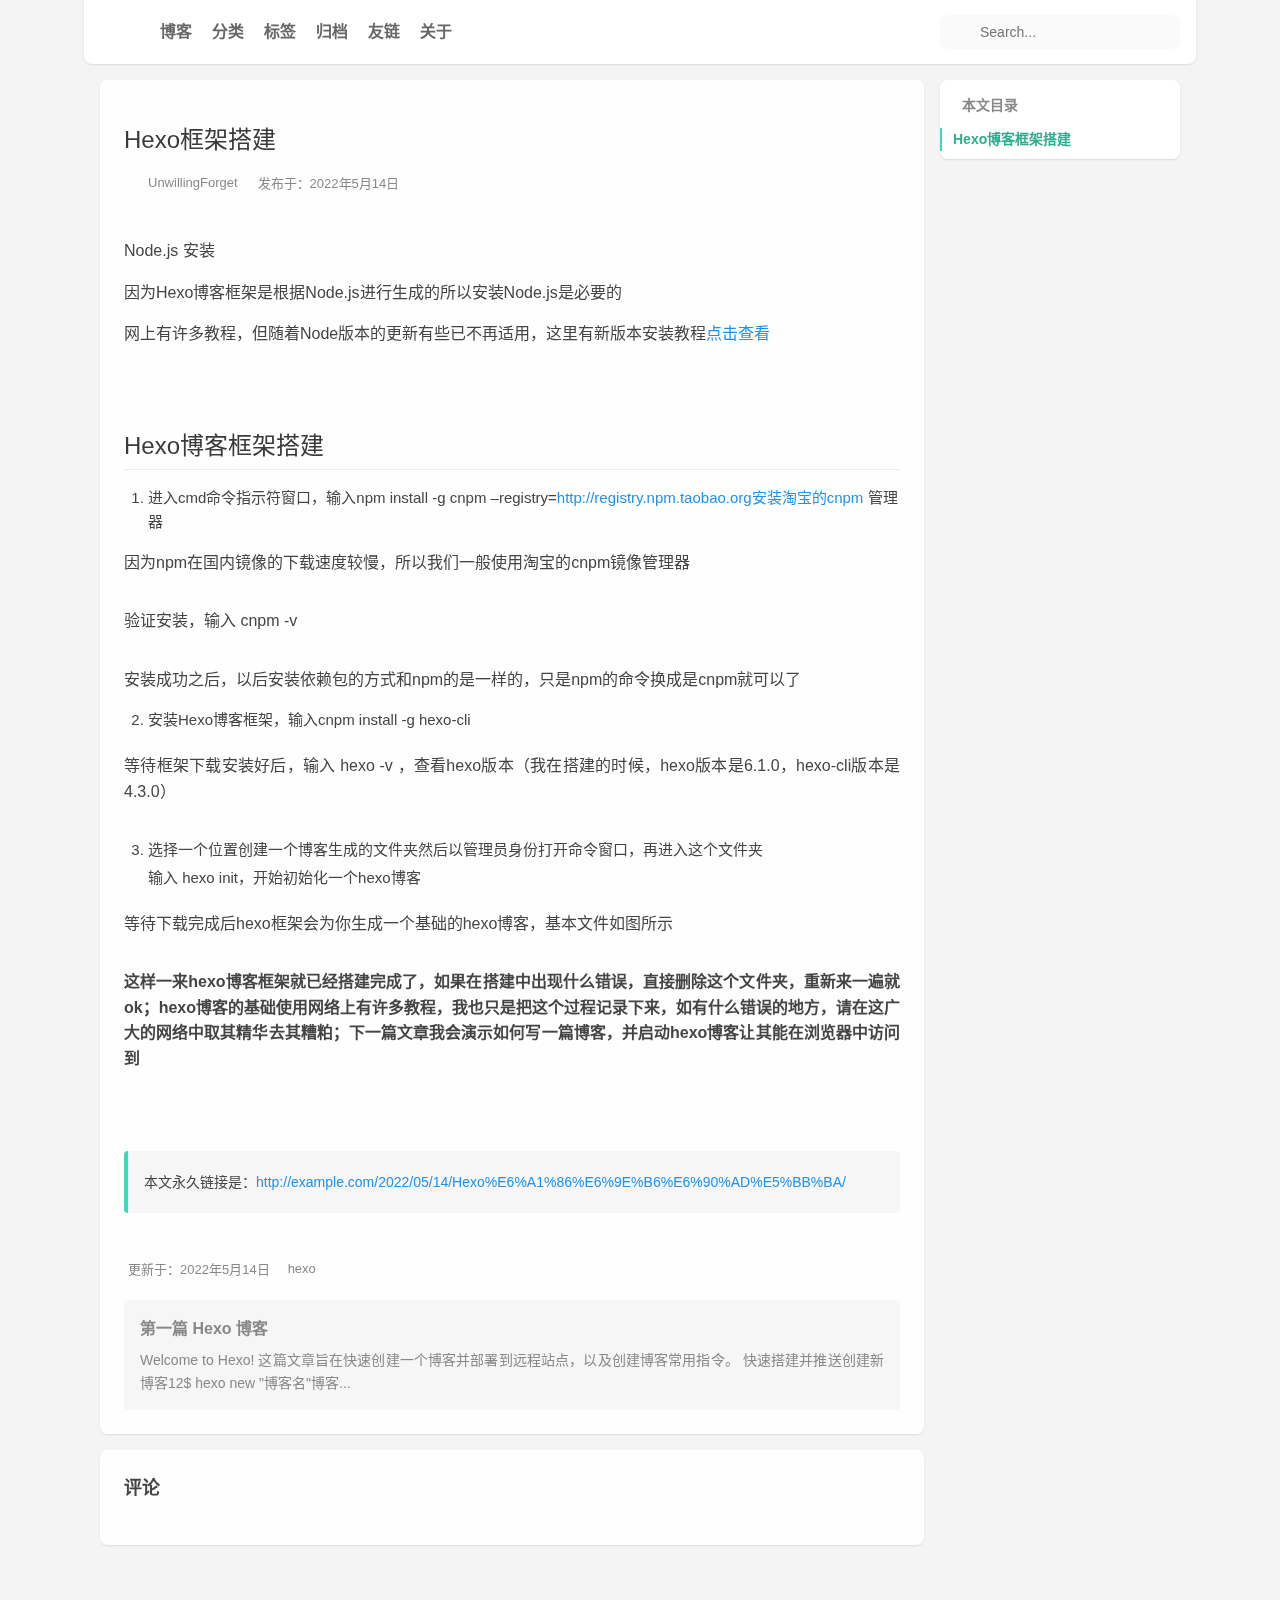
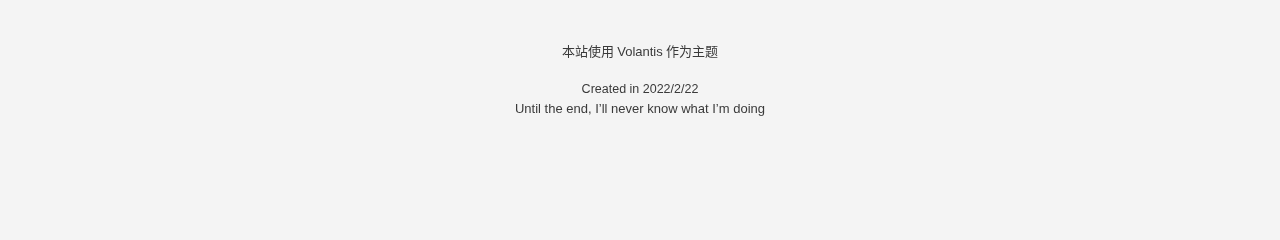
<file: 2022/05/14/Hexo框架搭建/index.html>
<!DOCTYPE html>
<html lang="zh-CN">
    <head hexo-theme='https://github.com/volantis-x/hexo-theme-volantis/tree/5.0.0-alpha.111'>
  <meta name="generator" content="Hexo 6.2.0">
  <meta name="Volantis" content="5.0.0-alpha.111">
  <meta charset="utf-8">
  <!-- SEO相关 -->
  
  <link rel="canonical" href="http://example.com/2022/05/14/hexo框架搭建/"/>
  <!-- 渲染优化 -->
    <meta http-equiv='x-dns-prefetch-control' content='on' />
      <link rel='dns-prefetch' href='https://npm.elemecdn.com'>
      <link rel="preconnect" href="https://npm.elemecdn.com" crossorigin>
  <meta name="renderer" content="webkit">
  <meta name="force-rendering" content="webkit">
  <meta http-equiv="X-UA-Compatible" content="IE=Edge,chrome=1">
    <meta http-equiv="Content-Security-Policy" content=" default-src 'self' https:; block-all-mixed-content; base-uri 'self' https:; form-action 'self' https:; worker-src 'self' https:; connect-src 'self' https: *; img-src 'self' data: https: *; media-src 'self' https: *; font-src 'self' data: https: *; frame-src 'self' https: *; manifest-src 'self' https: *; child-src https:; script-src 'self' https: 'unsafe-inline' *; style-src 'self' https: 'unsafe-inline' *; ">
  <meta name="HandheldFriendly" content="True" >
  <meta name="apple-mobile-web-app-capable" content="yes">
  <meta name="viewport" content="width=device-width, initial-scale=1, maximum-scale=5">
  <meta content="black-translucent" name="apple-mobile-web-app-status-bar-style">
  <meta content="telephone=no" name="format-detection">
  <!-- import head_begin begin -->
  <!-- import head_begin end -->
  <!-- Custom Files headBegin begin-->
  
  <!-- Custom Files headBegin end-->
    <link rel="shortcut icon" type='image/x-icon' href="/img/test2.png">
  <link rel="preload" href="/css/style.6a5bc6eb.css" as="style">
  <link rel="preload" href="https://npm.elemecdn.com/volantis-static@0.0.1649552113628/media/fonts/VarelaRound/VarelaRound-Regular.ttf" as="font" type="font/ttf" crossorigin="anonymous">
<link rel="preload" href="https://npm.elemecdn.com/volantis-static@0.0.1649552113628/media/fonts/UbuntuMono/UbuntuMono-Regular.ttf" as="font" type="font/ttf" crossorigin="anonymous">

  <!-- feed -->
  <!-- 页面元数据 -->
  <title>Hexo框架搭建 - UnwillingForget Blog</title>
  <meta name="keywords" content="hexo,null">
  <meta desc name="description" content="Node.js 安装
因为Hexo博客框架是根据Node.js进行生成的所以安装Node.js是必要的
网上有许多教程，但随着Node版本的更新有些已不再适用，这里有新版本安装教程点击查看 - UnwillingForget - UnwillingForget Blog">
  
<meta property="og:type" content="article">
<meta property="og:title" content="Hexo框架搭建">
<meta property="og:url" content="http://example.com/2022/05/14/Hexo%E6%A1%86%E6%9E%B6%E6%90%AD%E5%BB%BA/index.html">
<meta property="og:site_name" content="UnwillingForget Blog">
<meta property="og:description" content="Node.js 安装 因为Hexo博客框架是根据Node.js进行生成的所以安装Node.js是必要的 网上有许多教程，但随着Node版本的更新有些已不再适用，这里有新版本安装教程点击查看">
<meta property="og:locale" content="zh_CN">
<meta property="og:image" content="https://npm.elemecdn.com/volantis-static@0.0.1649552113628/media/org.volantis/blog/favicon/android-chrome-192x192.png">
<meta property="article:published_time" content="2022-05-14T04:56:01.000Z">
<meta property="article:modified_time" content="2022-05-14T10:55:53.237Z">
<meta property="article:author" content="UnwillingForget">
<meta property="article:tag" content="hexo">
<meta name="twitter:card" content="summary">
<meta name="twitter:image" content="https://npm.elemecdn.com/volantis-static@0.0.1649552113628/media/org.volantis/blog/favicon/android-chrome-192x192.png">
  <style>
    /* 首屏样式 */
    #safearea {
  display: none;
}
/*
  * Workaround for Chrome bug, part 1
  * Chunk rendering for all but the first article.
  * /layout/_partial/scripts/content-visibility-scroll-fix.ejs
*/
.post-story + .post-story {
  content-visibility: auto;
  contain-intrinsic-size: 10px 500px;
}
:root {
  --color-site-body: #f4f4f4;
  --color-site-bg: #f4f4f4;
  --color-site-inner: #fff;
  --color-site-footer: #3a3a3a;
  --color-card: #fff;
  --color-text: #444;
  --color-block: #f6f6f6;
  --color-inlinecode: #c74f00;
  --color-codeblock: #fff7ea;
  --color-h1: #3a3a3a;
  --color-h2: #3a3a3a;
  --color-h3: #333;
  --color-h4: #444;
  --color-h5: #555;
  --color-h6: #666;
  --color-p: #444;
  --color-list: #666;
  --color-list-hl: #30ad91;
  --color-meta: #888;
  --color-read-bkg: #e0d8c8;
  --color-read-post: #f8f1e2;
}
* {
  box-sizing: border-box;
  -webkit-box-sizing: border-box;
  -moz-box-sizing: border-box;
  outline: none;
  margin: 0;
  padding: 0;
}
*::-webkit-scrollbar {
  height: 4px;
  width: 4px;
}
*::-webkit-scrollbar-track-piece {
  background: transparent;
}
*::-webkit-scrollbar-thumb {
  background: #3dd9b6;
  cursor: pointer;
  border-radius: 2px;
  -webkit-border-radius: 2px;
}
*::-webkit-scrollbar-thumb:hover {
  background: #ff5722;
}
html {
  color: var(--color-text);
  width: 100%;
  height: 100%;
  font-family: UbuntuMono, "Varela Round", "PingFang SC", "Microsoft YaHei", Helvetica, Arial, Menlo, Monaco, monospace, sans-serif;
  font-size: 16px;
}
html >::-webkit-scrollbar {
  height: 4px;
  width: 4px;
}
html >::-webkit-scrollbar-track-piece {
  background: transparent;
}
html >::-webkit-scrollbar-thumb {
  background: #3dd9b6;
  cursor: pointer;
  border-radius: 2px;
  -webkit-border-radius: 2px;
}
html >::-webkit-scrollbar-thumb:hover {
  background: #ff5722;
}
body {
  background-color: var(--color-site-body);
  text-rendering: optimizelegibility;
  -webkit-tap-highlight-color: rgba(0,0,0,0);
  line-height: 1.6;
  -webkit-text-size-adjust: 100%;
  -ms-text-size-adjust: 100%;
}
body.modal-active {
  overflow: hidden;
}
@media screen and (max-width: 680px) {
  body.modal-active {
    position: fixed;
    top: 0;
    right: 0;
    bottom: 0;
    left: 0;
  }
}
a {
  color: #2092ec;
  cursor: pointer;
  text-decoration: none;
  transition: all 0.28s ease;
  -webkit-transition: all 0.28s ease;
  -khtml-transition: all 0.28s ease;
  -moz-transition: all 0.28s ease;
  -o-transition: all 0.28s ease;
  -ms-transition: all 0.28s ease;
}
a:hover {
  color: #ff5722;
}
a:active,
a:hover {
  outline: 0;
}
ul,
ol {
  padding-left: 0;
}
ul li,
ol li {
  list-style: none;
}
header {
  display: -webkit-box /* OLD - iOS 6-, Safari 3.1-6 */;
  display: -moz-box /* OLD - Firefox 19- (buggy but mostly works) */;
  display: block;
}
img {
  border: 0;
  background: none;
  max-width: 100%;
}
svg:not(:root) {
  overflow: hidden;
}
hr {
  -moz-box-sizing: content-box;
  box-sizing: content-box;
  -webkit-box-sizing: content-box;
  -moz-box-sizing: content-box;
  height: 0;
  border: 0;
  border-radius: 1px;
  -webkit-border-radius: 1px;
  border-bottom: 1px solid rgba(68,68,68,0.1);
}
button,
input {
  color: inherit;
  font: inherit;
  margin: 0;
}
button {
  overflow: visible;
  text-transform: none;
  -webkit-appearance: button;
  cursor: pointer;
}
@supports (backdrop-filter: blur(20px)) {
  .blur {
    background: rgba(255,255,255,0.9) !important;
    backdrop-filter: saturate(200%) blur(20px);
  }
}
.shadow {
  box-shadow: 0 1px 2px 0px rgba(0,0,0,0.1);
  -webkit-box-shadow: 0 1px 2px 0px rgba(0,0,0,0.1);
}
.shadow.floatable {
  transition: all 0.28s ease;
  -webkit-transition: all 0.28s ease;
  -khtml-transition: all 0.28s ease;
  -moz-transition: all 0.28s ease;
  -o-transition: all 0.28s ease;
  -ms-transition: all 0.28s ease;
}
.shadow.floatable:hover {
  box-shadow: 0 2px 4px 0px rgba(0,0,0,0.1), 0 4px 8px 0px rgba(0,0,0,0.1), 0 8px 16px 0px rgba(0,0,0,0.1);
  -webkit-box-shadow: 0 2px 4px 0px rgba(0,0,0,0.1), 0 4px 8px 0px rgba(0,0,0,0.1), 0 8px 16px 0px rgba(0,0,0,0.1);
}
#l_cover {
  min-height: 64px;
}
.cover-wrapper {
  top: 0;
  left: 0;
  max-width: 100%;
  height: 100vh;
  display: -webkit-box /* OLD - iOS 6-, Safari 3.1-6 */;
  display: -moz-box /* OLD - Firefox 19- (buggy but mostly works) */;
  display: -ms-flexbox /* TWEENER - IE 10 */;
  display: -webkit-flex /* NEW - Chrome */;
  display: flex /* NEW, Spec - Opera 12.1, Firefox 20+ */;
  display: flex;
  flex-wrap: nowrap;
  -webkit-flex-wrap: nowrap;
  -khtml-flex-wrap: nowrap;
  -moz-flex-wrap: nowrap;
  -o-flex-wrap: nowrap;
  -ms-flex-wrap: nowrap;
  -webkit-box-direction: normal;
  -moz-box-direction: normal;
  -webkit-box-orient: vertical;
  -moz-box-orient: vertical;
  -webkit-flex-direction: column;
  -ms-flex-direction: column;
  flex-direction: column;
  align-items: center;
  align-self: center;
  align-content: center;
  color: var(--color-site-inner);
  padding: 0 16px;
  user-select: none;
  -webkit-user-select: none;
  -moz-user-select: none;
  -ms-user-select: none;
  position: relative;
  overflow: hidden;
  margin-bottom: -100px;
}
.cover-wrapper .cover-body {
  z-index: 1;
  position: relative;
  width: 100%;
  height: 100%;
}
.cover-wrapper#full {
  height: calc(100vh + 100px);
  padding-bottom: 100px;
}
.cover-wrapper#half {
  max-height: 640px;
  min-height: 400px;
  height: calc(36vh - 64px + 200px);
}
.cover-wrapper #scroll-down {
  width: 100%;
  height: 64px;
  position: absolute;
  bottom: 100px;
  text-align: center;
  cursor: pointer;
}
.cover-wrapper #scroll-down .scroll-down-effects {
  color: #fff;
  font-size: 24px;
  line-height: 64px;
  position: absolute;
  width: 24px;
  left: calc(50% - 12px);
  text-shadow: 0 1px 2px rgba(0,0,0,0.1);
  animation: scroll-down-effect 1.5s infinite;
  -webkit-animation: scroll-down-effect 1.5s infinite;
  -khtml-animation: scroll-down-effect 1.5s infinite;
  -moz-animation: scroll-down-effect 1.5s infinite;
  -o-animation: scroll-down-effect 1.5s infinite;
  -ms-animation: scroll-down-effect 1.5s infinite;
}
@-moz-keyframes scroll-down-effect {
  0% {
    top: 0;
    opacity: 1;
    -webkit-opacity: 1;
    -moz-opacity: 1;
  }
  50% {
    top: -16px;
    opacity: 0.4;
    -webkit-opacity: 0.4;
    -moz-opacity: 0.4;
  }
  100% {
    top: 0;
    opacity: 1;
    -webkit-opacity: 1;
    -moz-opacity: 1;
  }
}
@-webkit-keyframes scroll-down-effect {
  0% {
    top: 0;
    opacity: 1;
    -webkit-opacity: 1;
    -moz-opacity: 1;
  }
  50% {
    top: -16px;
    opacity: 0.4;
    -webkit-opacity: 0.4;
    -moz-opacity: 0.4;
  }
  100% {
    top: 0;
    opacity: 1;
    -webkit-opacity: 1;
    -moz-opacity: 1;
  }
}
@-o-keyframes scroll-down-effect {
  0% {
    top: 0;
    opacity: 1;
    -webkit-opacity: 1;
    -moz-opacity: 1;
  }
  50% {
    top: -16px;
    opacity: 0.4;
    -webkit-opacity: 0.4;
    -moz-opacity: 0.4;
  }
  100% {
    top: 0;
    opacity: 1;
    -webkit-opacity: 1;
    -moz-opacity: 1;
  }
}
@keyframes scroll-down-effect {
  0% {
    top: 0;
    opacity: 1;
    -webkit-opacity: 1;
    -moz-opacity: 1;
  }
  50% {
    top: -16px;
    opacity: 0.4;
    -webkit-opacity: 0.4;
    -moz-opacity: 0.4;
  }
  100% {
    top: 0;
    opacity: 1;
    -webkit-opacity: 1;
    -moz-opacity: 1;
  }
}
.cover-wrapper .cover-body {
  margin-top: 64px;
  margin-bottom: 100px;
}
.cover-wrapper .cover-body,
.cover-wrapper .cover-body .top,
.cover-wrapper .cover-body .bottom {
  display: -webkit-box /* OLD - iOS 6-, Safari 3.1-6 */;
  display: -moz-box /* OLD - Firefox 19- (buggy but mostly works) */;
  display: -ms-flexbox /* TWEENER - IE 10 */;
  display: -webkit-flex /* NEW - Chrome */;
  display: flex /* NEW, Spec - Opera 12.1, Firefox 20+ */;
  display: flex;
  -webkit-box-direction: normal;
  -moz-box-direction: normal;
  -webkit-box-orient: vertical;
  -moz-box-orient: vertical;
  -webkit-flex-direction: column;
  -ms-flex-direction: column;
  flex-direction: column;
  align-items: center;
  justify-content: center;
  -webkit-justify-content: center;
  -khtml-justify-content: center;
  -moz-justify-content: center;
  -o-justify-content: center;
  -ms-justify-content: center;
  max-width: 100%;
}
.cover-wrapper .cover-body .bottom {
  margin-top: 32px;
}
.cover-wrapper .cover-body .title {
  font-family: "Varela Round", "PingFang SC", "Microsoft YaHei", Helvetica, Arial, Helvetica, monospace;
  font-size: 3.125rem;
  line-height: 1.2;
  text-shadow: 0 1px 2px rgba(0,0,0,0.1);
}
.cover-wrapper .cover-body .subtitle {
  font-size: 20px;
}
.cover-wrapper .cover-body .logo {
  max-height: 120px;
  max-width: calc(100% - 4 * 16px);
}
@media screen and (min-height: 1024px) {
  .cover-wrapper .cover-body .title {
    font-size: 3rem;
  }
  .cover-wrapper .cover-body .subtitle {
    font-size: 1.05rem;
  }
  .cover-wrapper .cover-body .logo {
    max-height: 150px;
  }
}
.cover-wrapper .cover-body .m_search {
  position: relative;
  max-width: calc(100% - 16px);
  width: 320px;
  vertical-align: middle;
}
.cover-wrapper .cover-body .m_search .form {
  position: relative;
  display: -webkit-box /* OLD - iOS 6-, Safari 3.1-6 */;
  display: -moz-box /* OLD - Firefox 19- (buggy but mostly works) */;
  display: block;
  width: 100%;
}
.cover-wrapper .cover-body .m_search .icon,
.cover-wrapper .cover-body .m_search .input {
  transition: all 0.28s ease;
  -webkit-transition: all 0.28s ease;
  -khtml-transition: all 0.28s ease;
  -moz-transition: all 0.28s ease;
  -o-transition: all 0.28s ease;
  -ms-transition: all 0.28s ease;
}
.cover-wrapper .cover-body .m_search .icon {
  position: absolute;
  display: -webkit-box /* OLD - iOS 6-, Safari 3.1-6 */;
  display: -moz-box /* OLD - Firefox 19- (buggy but mostly works) */;
  display: block;
  line-height: 2.5rem;
  width: 32px;
  top: 0;
  left: 5px;
  color: rgba(68,68,68,0.75);
}
.cover-wrapper .cover-body .m_search .input {
  display: -webkit-box /* OLD - iOS 6-, Safari 3.1-6 */;
  display: -moz-box /* OLD - Firefox 19- (buggy but mostly works) */;
  display: block;
  height: 2.5rem;
  width: 100%;
  box-shadow: none;
  -webkit-box-shadow: none;
  box-sizing: border-box;
  -webkit-box-sizing: border-box;
  -moz-box-sizing: border-box;
  font-size: 0.875rem;
  -webkit-appearance: none;
  padding-left: 36px;
  border-radius: 1.4rem;
  -webkit-border-radius: 1.4rem;
  background: rgba(255,255,255,0.6);
  backdrop-filter: blur(10px);
  border: none;
  color: var(--color-text);
}
@media screen and (max-width: 500px) {
  .cover-wrapper .cover-body .m_search .input {
    padding-left: 36px;
  }
}
.cover-wrapper .cover-body .m_search .input:hover {
  background: rgba(255,255,255,0.8);
}
.cover-wrapper .cover-body .m_search .input:focus {
  background: #fff;
}
.cover-wrapper .list-h {
  display: -webkit-box /* OLD - iOS 6-, Safari 3.1-6 */;
  display: -moz-box /* OLD - Firefox 19- (buggy but mostly works) */;
  display: -ms-flexbox /* TWEENER - IE 10 */;
  display: -webkit-flex /* NEW - Chrome */;
  display: flex /* NEW, Spec - Opera 12.1, Firefox 20+ */;
  display: flex;
  -webkit-box-direction: normal;
  -moz-box-direction: normal;
  -webkit-box-orient: horizontal;
  -moz-box-orient: horizontal;
  -webkit-flex-direction: row;
  -ms-flex-direction: row;
  flex-direction: row;
  flex-wrap: wrap;
  -webkit-flex-wrap: wrap;
  -khtml-flex-wrap: wrap;
  -moz-flex-wrap: wrap;
  -o-flex-wrap: wrap;
  -ms-flex-wrap: wrap;
  align-items: stretch;
  border-radius: 4px;
  -webkit-border-radius: 4px;
  user-select: none;
  -webkit-user-select: none;
  -moz-user-select: none;
  -ms-user-select: none;
}
.cover-wrapper .list-h a {
  -webkit-box-flex: 1;
  -moz-box-flex: 1;
  -webkit-flex: 1 0;
  -ms-flex: 1 0;
  flex: 1 0;
  display: -webkit-box /* OLD - iOS 6-, Safari 3.1-6 */;
  display: -moz-box /* OLD - Firefox 19- (buggy but mostly works) */;
  display: -ms-flexbox /* TWEENER - IE 10 */;
  display: -webkit-flex /* NEW - Chrome */;
  display: flex /* NEW, Spec - Opera 12.1, Firefox 20+ */;
  display: flex;
  font-weight: 600;
}
.cover-wrapper .list-h a img {
  display: -webkit-box /* OLD - iOS 6-, Safari 3.1-6 */;
  display: -moz-box /* OLD - Firefox 19- (buggy but mostly works) */;
  display: block;
  border-radius: 2px;
  -webkit-border-radius: 2px;
  margin: 4px;
  min-width: 40px;
  max-width: 44px;
}
@media screen and (max-width: 768px) {
  .cover-wrapper .list-h a img {
    min-width: 36px;
    max-width: 40px;
  }
}
@media screen and (max-width: 500px) {
  .cover-wrapper .list-h a img {
    margin: 2px 4px;
    min-width: 32px;
    max-width: 36px;
  }
}
@media screen and (max-width: 375px) {
  .cover-wrapper .list-h a img {
    min-width: 28px;
    max-width: 32px;
  }
}
.cover-wrapper {
  max-width: 100%;
}
.cover-wrapper.search .bottom .menu {
  margin-top: 16px;
}
.cover-wrapper.search .bottom .menu .list-h a {
  white-space: nowrap;
  -webkit-box-direction: normal;
  -moz-box-direction: normal;
  -webkit-box-orient: horizontal;
  -moz-box-orient: horizontal;
  -webkit-flex-direction: row;
  -ms-flex-direction: row;
  flex-direction: row;
  align-items: baseline;
  padding: 2px;
  margin: 4px;
  color: var(--color-site-inner);
  opacity: 0.75;
  -webkit-opacity: 0.75;
  -moz-opacity: 0.75;
  text-shadow: 0 1px 2px rgba(0,0,0,0.05);
  border-bottom: 2px solid transparent;
}
.cover-wrapper.search .bottom .menu .list-h a i {
  margin-right: 4px;
}
.cover-wrapper.search .bottom .menu .list-h a p {
  font-size: 0.9375rem;
}
.cover-wrapper.search .bottom .menu .list-h a:hover,
.cover-wrapper.search .bottom .menu .list-h a.active,
.cover-wrapper.search .bottom .menu .list-h a:active {
  opacity: 1;
  -webkit-opacity: 1;
  -moz-opacity: 1;
  border-bottom: 2px solid var(--color-site-inner);
}
.cover-wrapper.dock .menu,
.cover-wrapper.featured .menu,
.cover-wrapper.focus .menu {
  border-radius: 6px;
  -webkit-border-radius: 6px;
}
.cover-wrapper.dock .menu .list-h a,
.cover-wrapper.featured .menu .list-h a,
.cover-wrapper.focus .menu .list-h a {
  -webkit-box-direction: normal;
  -moz-box-direction: normal;
  -webkit-box-orient: vertical;
  -moz-box-orient: vertical;
  -webkit-flex-direction: column;
  -ms-flex-direction: column;
  flex-direction: column;
  align-items: center;
  padding: 12px;
  line-height: 24px;
  border-radius: 4px;
  -webkit-border-radius: 4px;
  border-bottom: none;
  text-align: center;
  align-content: flex-end;
  color: rgba(68,68,68,0.7);
  font-size: 1.5rem;
}
@media screen and (max-width: 500px) {
  .cover-wrapper.dock .menu .list-h a,
  .cover-wrapper.featured .menu .list-h a,
  .cover-wrapper.focus .menu .list-h a {
    padding: 12px 8px;
  }
}
.cover-wrapper.dock .menu .list-h a i,
.cover-wrapper.featured .menu .list-h a i,
.cover-wrapper.focus .menu .list-h a i {
  margin: 8px;
}
.cover-wrapper.dock .menu .list-h a p,
.cover-wrapper.featured .menu .list-h a p,
.cover-wrapper.focus .menu .list-h a p {
  font-size: 0.875rem;
}
.cover-wrapper.dock .menu .list-h a.active,
.cover-wrapper.featured .menu .list-h a.active,
.cover-wrapper.focus .menu .list-h a.active {
  background: var(--color-card);
  backdrop-filter: none;
}
.cover-wrapper.dock .menu .list-h a.active i,
.cover-wrapper.featured .menu .list-h a.active i,
.cover-wrapper.focus .menu .list-h a.active i,
.cover-wrapper.dock .menu .list-h a.active i+p,
.cover-wrapper.featured .menu .list-h a.active i+p,
.cover-wrapper.focus .menu .list-h a.active i+p {
  color: #3dd9b6;
}
.cover-wrapper.dock .menu .list-h a.active img+p,
.cover-wrapper.featured .menu .list-h a.active img+p,
.cover-wrapper.focus .menu .list-h a.active img+p {
  color: var(--color-text);
}
.cover-wrapper.dock .menu .list-h a:hover,
.cover-wrapper.featured .menu .list-h a:hover,
.cover-wrapper.focus .menu .list-h a:hover {
  background: var(--color-card);
}
.cover-wrapper.featured .menu .list-h {
  margin: -2px;
}
.cover-wrapper.featured .menu .list-h a {
  margin: 2px;
  background: rgba(255,255,255,0.5);
}
@supports (backdrop-filter: blur(20px)) {
  .cover-wrapper.featured .menu .list-h a {
    background: rgba(255,255,255,0.5);
    backdrop-filter: saturate(200%) blur(20px);
  }
}
.cover-wrapper #parallax-window {
  position: absolute;
  width: 100%;
  height: 100%;
  background: transparent;
}
.parallax-mirror {
  animation-delay: 0s;
  animation-duration: 0.5s;
  animation-fill-mode: forwards;
  animation-timing-function: ease-out;
  animation-name: fadeIn;
}
@-moz-keyframes fadeIn {
  0% {
    opacity: 0;
    -webkit-opacity: 0;
    -moz-opacity: 0;
    filter: blur(12px);
  }
  100% {
    opacity: 1;
    -webkit-opacity: 1;
    -moz-opacity: 1;
  }
}
@-webkit-keyframes fadeIn {
  0% {
    opacity: 0;
    -webkit-opacity: 0;
    -moz-opacity: 0;
    filter: blur(12px);
  }
  100% {
    opacity: 1;
    -webkit-opacity: 1;
    -moz-opacity: 1;
  }
}
@-o-keyframes fadeIn {
  0% {
    opacity: 0;
    -webkit-opacity: 0;
    -moz-opacity: 0;
    filter: blur(12px);
  }
  100% {
    opacity: 1;
    -webkit-opacity: 1;
    -moz-opacity: 1;
  }
}
@keyframes fadeIn {
  0% {
    opacity: 0;
    -webkit-opacity: 0;
    -moz-opacity: 0;
    filter: blur(12px);
  }
  100% {
    opacity: 1;
    -webkit-opacity: 1;
    -moz-opacity: 1;
  }
}
@media (prefers-color-scheme: dark) {
  :root {
    --color-mode: 'dark';
  }
  :root:not([color-scheme]) {
    --color-site-body: #121212;
    --color-read-bkg: #1f1f1f;
    --color-read-post: #262626;
    --color-site-bg: #1f1f1f;
    --color-site-inner: rgba(238,238,238,0.871);
    --color-site-footer: rgba(170,170,170,0.871);
    --color-card: #262626;
    --color-text: rgba(238,238,238,0.871);
    --color-block: #434343;
    --color-codeblock: #1f1f1f;
    --color-inlinecode: #d56d28;
    --color-h1: rgba(255,255,255,0.871);
    --color-h2: rgba(255,255,255,0.871);
    --color-h3: rgba(255,255,255,0.6);
    --color-h4: rgba(255,255,255,0.6);
    --color-h5: rgba(255,255,255,0.6);
    --color-h6: rgba(255,255,255,0.6);
    --color-p: rgba(217,217,217,0.871);
    --color-list: rgba(217,217,217,0.871);
    --color-list-hl: #63e0c4;
    --color-meta: rgba(191,191,191,0.871);
    --color-link: rgba(191,191,191,0.871);
  }
  :root:not([color-scheme]) img {
    filter: brightness(70%) !important;
  }
  :root:not([color-scheme]) .blur {
    background: rgba(31,31,31,0.9) !important;
  }
  :root:not([color-scheme]) .white-box.blur {
    background: rgba(38,38,38,0.9) !important;
  }
  :root:not([color-scheme]) .nav-main .u-search-input {
    background: var(--color-card) !important;
  }
  :root:not([color-scheme]) #l_main .article .prev-next>a {
    background: var(--color-block) !important;
  }
  :root:not([color-scheme]) #l_main .article .prev-next>a:hover {
    background: var(--color-site-bg) !important;
  }
  :root:not([color-scheme]) .article blockquote {
    background: var(--color-block) !important;
  }
  :root:not([color-scheme]) .article-title a {
    color: var(--color-h1) !important;
  }
  :root:not([color-scheme]) details>summary {
    color: var(--color-p) !important;
    background: var(--color-site-bg) !important;
  }
  :root:not([color-scheme]) details {
    border: 1px solid var(--color-site-bg) !important;
    background: var(--color-site-bg) !important;
  }
  :root:not([color-scheme]) #u-search .modal,
  :root:not([color-scheme]) #u-search .modal-header,
  :root:not([color-scheme]) #u-search .modal-body {
    background: var(--color-card) !important;
  }
  :root:not([color-scheme]) #u-search .modal-body .modal-results .result:hover {
    background: var(--color-block) !important;
  }
  :root:not([color-scheme]) .u-search-input:hover {
    background: var(--color-block) !important;
  }
  :root:not([color-scheme]) .u-search-input:focus {
    background: var(--color-site-body) !important;
  }
}
[color-scheme='dark'] {
  --color-site-body: #121212;
  --color-read-bkg: #1f1f1f;
  --color-read-post: #262626;
  --color-site-bg: #1f1f1f;
  --color-site-inner: rgba(238,238,238,0.871);
  --color-site-footer: rgba(170,170,170,0.871);
  --color-card: #262626;
  --color-text: rgba(238,238,238,0.871);
  --color-block: #434343;
  --color-codeblock: #1f1f1f;
  --color-inlinecode: #d56d28;
  --color-h1: rgba(255,255,255,0.871);
  --color-h2: rgba(255,255,255,0.871);
  --color-h3: rgba(255,255,255,0.6);
  --color-h4: rgba(255,255,255,0.6);
  --color-h5: rgba(255,255,255,0.6);
  --color-h6: rgba(255,255,255,0.6);
  --color-p: rgba(217,217,217,0.871);
  --color-list: rgba(217,217,217,0.871);
  --color-list-hl: #63e0c4;
  --color-meta: rgba(191,191,191,0.871);
  --color-link: rgba(191,191,191,0.871);
}
[color-scheme='dark'] img {
  filter: brightness(70%) !important;
}
[color-scheme='dark'] .blur {
  background: rgba(31,31,31,0.9) !important;
}
[color-scheme='dark'] .white-box.blur {
  background: rgba(38,38,38,0.9) !important;
}
[color-scheme='dark'] .nav-main .u-search-input {
  background: var(--color-card) !important;
}
[color-scheme='dark'] #l_main .article .prev-next>a {
  background: var(--color-block) !important;
}
[color-scheme='dark'] #l_main .article .prev-next>a:hover {
  background: var(--color-site-bg) !important;
}
[color-scheme='dark'] .article blockquote {
  background: var(--color-block) !important;
}
[color-scheme='dark'] .article-title a {
  color: var(--color-h1) !important;
}
[color-scheme='dark'] details>summary {
  color: var(--color-p) !important;
  background: var(--color-site-bg) !important;
}
[color-scheme='dark'] details {
  border: 1px solid var(--color-site-bg) !important;
  background: var(--color-site-bg) !important;
}
[color-scheme='dark'] #u-search .modal,
[color-scheme='dark'] #u-search .modal-header,
[color-scheme='dark'] #u-search .modal-body {
  background: var(--color-card) !important;
}
[color-scheme='dark'] #u-search .modal-body .modal-results .result:hover {
  background: var(--color-block) !important;
}
[color-scheme='dark'] .u-search-input:hover {
  background: var(--color-block) !important;
}
[color-scheme='dark'] .u-search-input:focus {
  background: var(--color-site-body) !important;
}
@media screen and (max-width: 500px) {
  [color-scheme='dark'] .l_header .m_search {
    background: var(--color-site-bg) !important;
  }
}
@font-face {
  font-family: 'UbuntuMono';
  src: url("https://npm.elemecdn.com/volantis-static@0.0.1649552113628/media/fonts/UbuntuMono/UbuntuMono-Regular.ttf");
  font-weight: 'normal';
  font-style: 'normal';
  font-display: swap;
}
@font-face {
  font-family: 'Varela Round';
  src: url("https://npm.elemecdn.com/volantis-static@0.0.1649552113628/media/fonts/VarelaRound/VarelaRound-Regular.ttf");
  font-weight: 'normal';
  font-style: 'normal';
  font-display: swap;
}
.l_header {
  position: fixed;
  z-index: 1000;
  top: 0;
  width: 100%;
  height: 64px;
  background: var(--color-card);
  box-shadow: 0 1px 2px 0px rgba(0,0,0,0.1);
  -webkit-box-shadow: 0 1px 2px 0px rgba(0,0,0,0.1);
}
.l_header.auto {
  transition: opacity 0.4s ease;
  -webkit-transition: opacity 0.4s ease;
  -khtml-transition: opacity 0.4s ease;
  -moz-transition: opacity 0.4s ease;
  -o-transition: opacity 0.4s ease;
  -ms-transition: opacity 0.4s ease;
  visibility: hidden;
}
.l_header.auto.show {
  opacity: 1 !important;
  -webkit-opacity: 1 !important;
  -moz-opacity: 1 !important;
  visibility: visible;
}
.l_header .container {
  margin-left: 16px;
  margin-right: 16px;
}
.l_header #wrapper {
  height: 100%;
  user-select: none;
  -webkit-user-select: none;
  -moz-user-select: none;
  -ms-user-select: none;
}
.l_header #wrapper .nav-main,
.l_header #wrapper .nav-sub {
  display: -webkit-box /* OLD - iOS 6-, Safari 3.1-6 */;
  display: -moz-box /* OLD - Firefox 19- (buggy but mostly works) */;
  display: -ms-flexbox /* TWEENER - IE 10 */;
  display: -webkit-flex /* NEW - Chrome */;
  display: flex /* NEW, Spec - Opera 12.1, Firefox 20+ */;
  display: flex;
  flex-wrap: nowrap;
  -webkit-flex-wrap: nowrap;
  -khtml-flex-wrap: nowrap;
  -moz-flex-wrap: nowrap;
  -o-flex-wrap: nowrap;
  -ms-flex-wrap: nowrap;
  justify-content: space-between;
  -webkit-justify-content: space-between;
  -khtml-justify-content: space-between;
  -moz-justify-content: space-between;
  -o-justify-content: space-between;
  -ms-justify-content: space-between;
  align-items: center;
}
.l_header #wrapper .nav-main {
  transition: all 0.28s ease;
  -webkit-transition: all 0.28s ease;
  -khtml-transition: all 0.28s ease;
  -moz-transition: all 0.28s ease;
  -o-transition: all 0.28s ease;
  -ms-transition: all 0.28s ease;
}
.l_header #wrapper.sub .nav-main {
  transform: translateY(-64px);
  -webkit-transform: translateY(-64px);
  -khtml-transform: translateY(-64px);
  -moz-transform: translateY(-64px);
  -o-transform: translateY(-64px);
  -ms-transform: translateY(-64px);
}
.l_header #wrapper .nav-sub {
  transition: all 0.28s ease;
  -webkit-transition: all 0.28s ease;
  -khtml-transition: all 0.28s ease;
  -moz-transition: all 0.28s ease;
  -o-transition: all 0.28s ease;
  -ms-transition: all 0.28s ease;
  opacity: 0;
  -webkit-opacity: 0;
  -moz-opacity: 0;
  height: 64px;
  width: calc(100% - 2 * 16px);
  position: absolute;
}
.l_header #wrapper .nav-sub ::-webkit-scrollbar {
  display: -webkit-box /* OLD - iOS 6-, Safari 3.1-6 */;
  display: -moz-box /* OLD - Firefox 19- (buggy but mostly works) */;
  display: none;
}
@media screen and (min-width: 2048px) {
  .l_header #wrapper .nav-sub {
    max-width: 55vw;
    margin: auto;
  }
}
.l_header #wrapper.sub .nav-sub {
  opacity: 1;
  -webkit-opacity: 1;
  -moz-opacity: 1;
}
.l_header #wrapper .title {
  position: relative;
  color: var(--color-text);
  padding-left: 24px;
  max-height: 64px;
}
.l_header #wrapper .nav-main .title {
  white-space: nowrap;
  overflow: hidden;
  text-overflow: ellipsis;
  flex-shrink: 0;
  line-height: 64px;
  padding: 0 24px;
  font-size: 1.25rem;
  font-family: "Varela Round", "PingFang SC", "Microsoft YaHei", Helvetica, Arial, Helvetica, monospace;
}
.l_header #wrapper .nav-main .title img {
  height: 64px;
}
.l_header .nav-sub {
  max-width: 1080px;
  margin: auto;
}
.l_header .nav-sub .title {
  font-weight: bold;
  font-family: UbuntuMono, "Varela Round", "PingFang SC", "Microsoft YaHei", Helvetica, Arial, Menlo, Monaco, monospace, sans-serif;
  line-height: 1.2;
  max-height: 64px;
  white-space: normal;
  flex-shrink: 1;
}
.l_header .switcher {
  display: -webkit-box /* OLD - iOS 6-, Safari 3.1-6 */;
  display: -moz-box /* OLD - Firefox 19- (buggy but mostly works) */;
  display: none;
  line-height: 64px;
  align-items: center;
}
.l_header .switcher .s-toc {
  display: -webkit-box /* OLD - iOS 6-, Safari 3.1-6 */;
  display: -moz-box /* OLD - Firefox 19- (buggy but mostly works) */;
  display: none;
}
@media screen and (max-width: 768px) {
  .l_header .switcher .s-toc {
    display: -webkit-box /* OLD - iOS 6-, Safari 3.1-6 */;
    display: -moz-box /* OLD - Firefox 19- (buggy but mostly works) */;
    display: -ms-flexbox /* TWEENER - IE 10 */;
    display: -webkit-flex /* NEW - Chrome */;
    display: flex /* NEW, Spec - Opera 12.1, Firefox 20+ */;
    display: flex;
  }
}
.l_header .switcher >li {
  height: 48px;
  transition: all 0.28s ease;
  -webkit-transition: all 0.28s ease;
  -khtml-transition: all 0.28s ease;
  -moz-transition: all 0.28s ease;
  -o-transition: all 0.28s ease;
  -ms-transition: all 0.28s ease;
  margin: 2px;
}
@media screen and (max-width: 500px) {
  .l_header .switcher >li {
    margin: 0 1px;
    height: 48px;
  }
}
.l_header .switcher >li >a {
  display: -webkit-box /* OLD - iOS 6-, Safari 3.1-6 */;
  display: -moz-box /* OLD - Firefox 19- (buggy but mostly works) */;
  display: -ms-flexbox /* TWEENER - IE 10 */;
  display: -webkit-flex /* NEW - Chrome */;
  display: flex /* NEW, Spec - Opera 12.1, Firefox 20+ */;
  display: flex;
  justify-content: center;
  -webkit-justify-content: center;
  -khtml-justify-content: center;
  -moz-justify-content: center;
  -o-justify-content: center;
  -ms-justify-content: center;
  align-items: center;
  width: 48px;
  height: 48px;
  padding: 0.85em 1.1em;
  border-radius: 100px;
  -webkit-border-radius: 100px;
  border: none;
  transition: all 0.28s ease;
  -webkit-transition: all 0.28s ease;
  -khtml-transition: all 0.28s ease;
  -moz-transition: all 0.28s ease;
  -o-transition: all 0.28s ease;
  -ms-transition: all 0.28s ease;
  color: #3dd9b6;
}
.l_header .switcher >li >a:hover {
  border: none;
}
.l_header .switcher >li >a.active,
.l_header .switcher >li >a:active {
  border: none;
  background: var(--color-site-bg);
}
@media screen and (max-width: 500px) {
  .l_header .switcher >li >a {
    width: 36px;
    height: 48px;
  }
}
.l_header .nav-sub .switcher {
  display: -webkit-box /* OLD - iOS 6-, Safari 3.1-6 */;
  display: -moz-box /* OLD - Firefox 19- (buggy but mostly works) */;
  display: -ms-flexbox /* TWEENER - IE 10 */;
  display: -webkit-flex /* NEW - Chrome */;
  display: flex /* NEW, Spec - Opera 12.1, Firefox 20+ */;
  display: flex;
}
.l_header .m_search {
  display: -webkit-box /* OLD - iOS 6-, Safari 3.1-6 */;
  display: -moz-box /* OLD - Firefox 19- (buggy but mostly works) */;
  display: -ms-flexbox /* TWEENER - IE 10 */;
  display: -webkit-flex /* NEW - Chrome */;
  display: flex /* NEW, Spec - Opera 12.1, Firefox 20+ */;
  display: flex;
  height: 64px;
  width: 240px;
  transition: all 0.28s ease;
  -webkit-transition: all 0.28s ease;
  -khtml-transition: all 0.28s ease;
  -moz-transition: all 0.28s ease;
  -o-transition: all 0.28s ease;
  -ms-transition: all 0.28s ease;
}
@media screen and (max-width: 1024px) {
  .l_header .m_search {
    width: 44px;
    min-width: 44px;
  }
  .l_header .m_search input::placeholder {
    opacity: 0;
    -webkit-opacity: 0;
    -moz-opacity: 0;
  }
  .l_header .m_search:hover {
    width: 240px;
  }
  .l_header .m_search:hover input::placeholder {
    opacity: 1;
    -webkit-opacity: 1;
    -moz-opacity: 1;
  }
}
@media screen and (min-width: 500px) {
  .l_header .m_search:hover .input {
    width: 100%;
  }
  .l_header .m_search:hover .input::placeholder {
    opacity: 1;
    -webkit-opacity: 1;
    -moz-opacity: 1;
  }
}
@media screen and (max-width: 500px) {
  .l_header .m_search {
    min-width: 0;
  }
  .l_header .m_search input::placeholder {
    opacity: 1;
    -webkit-opacity: 1;
    -moz-opacity: 1;
  }
}
.l_header .m_search .form {
  position: relative;
  display: -webkit-box /* OLD - iOS 6-, Safari 3.1-6 */;
  display: -moz-box /* OLD - Firefox 19- (buggy but mostly works) */;
  display: -ms-flexbox /* TWEENER - IE 10 */;
  display: -webkit-flex /* NEW - Chrome */;
  display: flex /* NEW, Spec - Opera 12.1, Firefox 20+ */;
  display: flex;
  width: 100%;
  align-items: center;
}
.l_header .m_search .icon {
  position: absolute;
  width: 36px;
  left: 5px;
  color: var(--color-meta);
}
@media screen and (max-width: 500px) {
  .l_header .m_search .icon {
    display: -webkit-box /* OLD - iOS 6-, Safari 3.1-6 */;
    display: -moz-box /* OLD - Firefox 19- (buggy but mostly works) */;
    display: none;
  }
}
.l_header .m_search .input {
  display: -webkit-box /* OLD - iOS 6-, Safari 3.1-6 */;
  display: -moz-box /* OLD - Firefox 19- (buggy but mostly works) */;
  display: block;
  padding-top: 8px;
  padding-bottom: 8px;
  line-height: 1.3;
  width: 100%;
  color: var(--color-text);
  background: #fafafa;
  box-shadow: none;
  -webkit-box-shadow: none;
  box-sizing: border-box;
  -webkit-box-sizing: border-box;
  -moz-box-sizing: border-box;
  padding-left: 40px;
  font-size: 0.875rem;
  border-radius: 8px;
  -webkit-border-radius: 8px;
  border: none;
  transition: all 0.28s ease;
  -webkit-transition: all 0.28s ease;
  -khtml-transition: all 0.28s ease;
  -moz-transition: all 0.28s ease;
  -o-transition: all 0.28s ease;
  -ms-transition: all 0.28s ease;
}
@media screen and (min-width: 500px) {
  .l_header .m_search .input:focus {
    box-shadow: 0 4px 8px 0px rgba(0,0,0,0.1);
    -webkit-box-shadow: 0 4px 8px 0px rgba(0,0,0,0.1);
  }
}
@media screen and (max-width: 500px) {
  .l_header .m_search .input {
    background: var(--color-block);
    padding-left: 8px;
    border: none;
  }
  .l_header .m_search .input:hover,
  .l_header .m_search .input:focus {
    border: none;
  }
}
@media (max-width: 500px) {
  .l_header .m_search {
    left: 0;
    width: 0;
    overflow: hidden;
    position: absolute;
    background: #fff;
    transition: all 0.28s ease;
    -webkit-transition: all 0.28s ease;
    -khtml-transition: all 0.28s ease;
    -moz-transition: all 0.28s ease;
    -o-transition: all 0.28s ease;
    -ms-transition: all 0.28s ease;
  }
  .l_header .m_search .input {
    border-radius: 32px;
    -webkit-border-radius: 32px;
    margin-left: 16px;
    padding-left: 16px;
  }
  .l_header.z_search-open .m_search {
    width: 100%;
  }
  .l_header.z_search-open .m_search .input {
    width: calc(100% - 120px);
  }
}
ul.m-pc >li>a {
  color: inherit;
  border-bottom: 2px solid transparent;
}
ul.m-pc >li>a:active,
ul.m-pc >li>a.active {
  border-bottom: 2px solid #3dd9b6;
}
ul.m-pc li:hover >ul.list-v,
ul.list-v li:hover >ul.list-v {
  display: -webkit-box /* OLD - iOS 6-, Safari 3.1-6 */;
  display: -moz-box /* OLD - Firefox 19- (buggy but mostly works) */;
  display: block;
}
ul.nav-list-h {
  display: -webkit-box /* OLD - iOS 6-, Safari 3.1-6 */;
  display: -moz-box /* OLD - Firefox 19- (buggy but mostly works) */;
  display: -ms-flexbox /* TWEENER - IE 10 */;
  display: -webkit-flex /* NEW - Chrome */;
  display: flex /* NEW, Spec - Opera 12.1, Firefox 20+ */;
  display: flex;
  align-items: stretch;
}
ul.nav-list-h>li {
  position: relative;
  justify-content: center;
  -webkit-justify-content: center;
  -khtml-justify-content: center;
  -moz-justify-content: center;
  -o-justify-content: center;
  -ms-justify-content: center;
  height: 100%;
  line-height: 2.4;
  border-radius: 4px;
  -webkit-border-radius: 4px;
}
ul.nav-list-h>li >a {
  -webkit-font-smoothing: antialiased;
  -moz-osx-font-smoothing: grayscale;
  font-weight: 600;
}
ul.list-v {
  z-index: 1;
  display: -webkit-box /* OLD - iOS 6-, Safari 3.1-6 */;
  display: -moz-box /* OLD - Firefox 19- (buggy but mostly works) */;
  display: none;
  position: absolute;
  background: var(--color-card);
  box-shadow: 0 2px 4px 0px rgba(0,0,0,0.08), 0 4px 8px 0px rgba(0,0,0,0.08), 0 8px 16px 0px rgba(0,0,0,0.08);
  -webkit-box-shadow: 0 2px 4px 0px rgba(0,0,0,0.08), 0 4px 8px 0px rgba(0,0,0,0.08), 0 8px 16px 0px rgba(0,0,0,0.08);
  margin-top: -6px;
  border-radius: 4px;
  -webkit-border-radius: 4px;
  padding: 8px 0;
}
ul.list-v.show {
  display: -webkit-box /* OLD - iOS 6-, Safari 3.1-6 */;
  display: -moz-box /* OLD - Firefox 19- (buggy but mostly works) */;
  display: block;
}
ul.list-v hr {
  margin-top: 8px;
  margin-bottom: 8px;
}
ul.list-v >li {
  white-space: nowrap;
  word-break: keep-all;
}
ul.list-v >li.header {
  font-size: 0.78125rem;
  font-weight: bold;
  line-height: 2em;
  color: var(--color-meta);
  margin: 8px 16px 4px;
}
ul.list-v >li.header i {
  margin-right: 8px;
}
ul.list-v >li ul {
  margin-left: 0;
  display: -webkit-box /* OLD - iOS 6-, Safari 3.1-6 */;
  display: -moz-box /* OLD - Firefox 19- (buggy but mostly works) */;
  display: none;
  margin-top: -40px;
}
ul.list-v .aplayer-container {
  min-height: 64px;
  padding: 6px 16px;
}
ul.list-v >li>a {
  transition: all 0.28s ease;
  -webkit-transition: all 0.28s ease;
  -khtml-transition: all 0.28s ease;
  -moz-transition: all 0.28s ease;
  -o-transition: all 0.28s ease;
  -ms-transition: all 0.28s ease;
  display: -webkit-box /* OLD - iOS 6-, Safari 3.1-6 */;
  display: -moz-box /* OLD - Firefox 19- (buggy but mostly works) */;
  display: block;
  color: var(--color-list);
  font-size: 0.875rem;
  font-weight: bold;
  line-height: 36px;
  padding: 0 20px 0 16px;
  text-overflow: ellipsis;
  margin: 0 4px;
  border-radius: 4px;
  -webkit-border-radius: 4px;
}
@media screen and (max-width: 1024px) {
  ul.list-v >li>a {
    line-height: 40px;
  }
}
ul.list-v >li>a >i {
  margin-right: 8px;
}
ul.list-v >li>a:active,
ul.list-v >li>a.active {
  color: var(--color-list-hl);
}
ul.list-v >li>a:hover {
  color: var(--color-list-hl);
  background: var(--color-site-bg);
}
.l_header .menu >ul>li>a {
  display: -webkit-box /* OLD - iOS 6-, Safari 3.1-6 */;
  display: -moz-box /* OLD - Firefox 19- (buggy but mostly works) */;
  display: block;
  padding: 0 8px;
}
.l_header .menu >ul>li>a >i {
  margin-right: 4px;
}
.l_header ul.nav-list-h>li {
  color: var(--color-list);
  line-height: 64px;
}
.l_header ul.nav-list-h>li >a {
  max-height: 64px;
  overflow: hidden;
  color: inherit;
}
.l_header ul.nav-list-h>li >a:active,
.l_header ul.nav-list-h>li >a.active {
  color: #3dd9b6;
}
.l_header ul.nav-list-h>li:hover>a {
  color: var(--color-list-hl);
}
.l_header ul.nav-list-h>li i.music {
  animation: rotate-effect 1.5s linear infinite;
  -webkit-animation: rotate-effect 1.5s linear infinite;
  -khtml-animation: rotate-effect 1.5s linear infinite;
  -moz-animation: rotate-effect 1.5s linear infinite;
  -o-animation: rotate-effect 1.5s linear infinite;
  -ms-animation: rotate-effect 1.5s linear infinite;
}
@-moz-keyframes rotate-effect {
  0% {
    transform: rotate(0);
    -webkit-transform: rotate(0);
    -khtml-transform: rotate(0);
    -moz-transform: rotate(0);
    -o-transform: rotate(0);
    -ms-transform: rotate(0);
  }
  25% {
    transform: rotate(90deg);
    -webkit-transform: rotate(90deg);
    -khtml-transform: rotate(90deg);
    -moz-transform: rotate(90deg);
    -o-transform: rotate(90deg);
    -ms-transform: rotate(90deg);
  }
  50% {
    transform: rotate(180deg);
    -webkit-transform: rotate(180deg);
    -khtml-transform: rotate(180deg);
    -moz-transform: rotate(180deg);
    -o-transform: rotate(180deg);
    -ms-transform: rotate(180deg);
  }
  75% {
    transform: rotate(270deg);
    -webkit-transform: rotate(270deg);
    -khtml-transform: rotate(270deg);
    -moz-transform: rotate(270deg);
    -o-transform: rotate(270deg);
    -ms-transform: rotate(270deg);
  }
  100% {
    transform: rotate(360deg);
    -webkit-transform: rotate(360deg);
    -khtml-transform: rotate(360deg);
    -moz-transform: rotate(360deg);
    -o-transform: rotate(360deg);
    -ms-transform: rotate(360deg);
  }
}
@-webkit-keyframes rotate-effect {
  0% {
    transform: rotate(0);
    -webkit-transform: rotate(0);
    -khtml-transform: rotate(0);
    -moz-transform: rotate(0);
    -o-transform: rotate(0);
    -ms-transform: rotate(0);
  }
  25% {
    transform: rotate(90deg);
    -webkit-transform: rotate(90deg);
    -khtml-transform: rotate(90deg);
    -moz-transform: rotate(90deg);
    -o-transform: rotate(90deg);
    -ms-transform: rotate(90deg);
  }
  50% {
    transform: rotate(180deg);
    -webkit-transform: rotate(180deg);
    -khtml-transform: rotate(180deg);
    -moz-transform: rotate(180deg);
    -o-transform: rotate(180deg);
    -ms-transform: rotate(180deg);
  }
  75% {
    transform: rotate(270deg);
    -webkit-transform: rotate(270deg);
    -khtml-transform: rotate(270deg);
    -moz-transform: rotate(270deg);
    -o-transform: rotate(270deg);
    -ms-transform: rotate(270deg);
  }
  100% {
    transform: rotate(360deg);
    -webkit-transform: rotate(360deg);
    -khtml-transform: rotate(360deg);
    -moz-transform: rotate(360deg);
    -o-transform: rotate(360deg);
    -ms-transform: rotate(360deg);
  }
}
@-o-keyframes rotate-effect {
  0% {
    transform: rotate(0);
    -webkit-transform: rotate(0);
    -khtml-transform: rotate(0);
    -moz-transform: rotate(0);
    -o-transform: rotate(0);
    -ms-transform: rotate(0);
  }
  25% {
    transform: rotate(90deg);
    -webkit-transform: rotate(90deg);
    -khtml-transform: rotate(90deg);
    -moz-transform: rotate(90deg);
    -o-transform: rotate(90deg);
    -ms-transform: rotate(90deg);
  }
  50% {
    transform: rotate(180deg);
    -webkit-transform: rotate(180deg);
    -khtml-transform: rotate(180deg);
    -moz-transform: rotate(180deg);
    -o-transform: rotate(180deg);
    -ms-transform: rotate(180deg);
  }
  75% {
    transform: rotate(270deg);
    -webkit-transform: rotate(270deg);
    -khtml-transform: rotate(270deg);
    -moz-transform: rotate(270deg);
    -o-transform: rotate(270deg);
    -ms-transform: rotate(270deg);
  }
  100% {
    transform: rotate(360deg);
    -webkit-transform: rotate(360deg);
    -khtml-transform: rotate(360deg);
    -moz-transform: rotate(360deg);
    -o-transform: rotate(360deg);
    -ms-transform: rotate(360deg);
  }
}
@keyframes rotate-effect {
  0% {
    transform: rotate(0);
    -webkit-transform: rotate(0);
    -khtml-transform: rotate(0);
    -moz-transform: rotate(0);
    -o-transform: rotate(0);
    -ms-transform: rotate(0);
  }
  25% {
    transform: rotate(90deg);
    -webkit-transform: rotate(90deg);
    -khtml-transform: rotate(90deg);
    -moz-transform: rotate(90deg);
    -o-transform: rotate(90deg);
    -ms-transform: rotate(90deg);
  }
  50% {
    transform: rotate(180deg);
    -webkit-transform: rotate(180deg);
    -khtml-transform: rotate(180deg);
    -moz-transform: rotate(180deg);
    -o-transform: rotate(180deg);
    -ms-transform: rotate(180deg);
  }
  75% {
    transform: rotate(270deg);
    -webkit-transform: rotate(270deg);
    -khtml-transform: rotate(270deg);
    -moz-transform: rotate(270deg);
    -o-transform: rotate(270deg);
    -ms-transform: rotate(270deg);
  }
  100% {
    transform: rotate(360deg);
    -webkit-transform: rotate(360deg);
    -khtml-transform: rotate(360deg);
    -moz-transform: rotate(360deg);
    -o-transform: rotate(360deg);
    -ms-transform: rotate(360deg);
  }
}
.menu-phone li ul.list-v {
  right: calc(100% - 0.5 * 16px);
}
.menu-phone li ul.list-v ul {
  right: calc(100% - 0.5 * 16px);
}
#wrapper {
  max-width: 1080px;
  margin: auto;
}
@media screen and (min-width: 2048px) {
  #wrapper {
    max-width: 55vw;
  }
}
#wrapper .menu {
  -webkit-box-flex: 1;
  -moz-box-flex: 1;
  -webkit-flex: 1 1;
  -ms-flex: 1 1;
  flex: 1 1;
  margin: 0 16px 0 0;
}
#wrapper .menu .list-v ul {
  left: calc(100% - 0.5 * 16px);
}
.menu-phone {
  display: -webkit-box /* OLD - iOS 6-, Safari 3.1-6 */;
  display: -moz-box /* OLD - Firefox 19- (buggy but mostly works) */;
  display: none;
  margin-top: 16px;
  right: 8px;
  transition: all 0.28s ease;
  -webkit-transition: all 0.28s ease;
  -khtml-transition: all 0.28s ease;
  -moz-transition: all 0.28s ease;
  -o-transition: all 0.28s ease;
  -ms-transition: all 0.28s ease;
}
.menu-phone ul {
  right: calc(100% - 0.5 * 16px);
}
@media screen and (max-width: 500px) {
  .menu-phone {
    display: -webkit-box /* OLD - iOS 6-, Safari 3.1-6 */;
    display: -moz-box /* OLD - Firefox 19- (buggy but mostly works) */;
    display: block;
  }
}
.l_header {
  max-width: 65vw;
  left: calc((100% - 65vw) * 0.5);
  border-bottom-left-radius: 8px;
  border-bottom-right-radius: 8px;
}
@media screen and (max-width: 2048px) {
  .l_header {
    max-width: 1112px;
    left: calc((100% - 1112px) * 0.5);
  }
}
@media screen and (max-width: 1112px) {
  .l_header {
    left: 0;
    border-radius: 0;
    -webkit-border-radius: 0;
    max-width: 100%;
  }
}
@media screen and (max-width: 500px) {
  .l_header .container {
    margin-left: 0;
    margin-right: 0;
  }
  .l_header #wrapper .nav-main .title {
    padding-left: 16px;
    padding-right: 16px;
  }
  .l_header #wrapper .nav-sub {
    width: 100%;
  }
  .l_header #wrapper .nav-sub .title {
    overflow-y: scroll;
    margin-top: 2px;
    padding: 8px 16px;
  }
  .l_header #wrapper .switcher {
    display: -webkit-box /* OLD - iOS 6-, Safari 3.1-6 */;
    display: -moz-box /* OLD - Firefox 19- (buggy but mostly works) */;
    display: -ms-flexbox /* TWEENER - IE 10 */;
    display: -webkit-flex /* NEW - Chrome */;
    display: flex /* NEW, Spec - Opera 12.1, Firefox 20+ */;
    display: flex;
    margin-right: 8px;
  }
  .l_header .menu {
    display: -webkit-box /* OLD - iOS 6-, Safari 3.1-6 */;
    display: -moz-box /* OLD - Firefox 19- (buggy but mostly works) */;
    display: none;
  }
}
@media screen and (max-width: 500px) {
  .list-v li {
    max-width: 270px;
  }
}
#u-search {
  display: -webkit-box /* OLD - iOS 6-, Safari 3.1-6 */;
  display: -moz-box /* OLD - Firefox 19- (buggy but mostly works) */;
  display: none;
  position: fixed;
  top: 0;
  left: 0;
  width: 100%;
  height: 100%;
  padding: 60px 20px;
  z-index: 1001;
}
@media screen and (max-width: 680px) {
  #u-search {
    padding: 0px;
  }
}
@media screen and (prefers-color-scheme: dark) and (max-width: 500px) {
  .l_header .m_search {
    background: var(--color-site-bg) !important;
  }
}

  </style>
  <link rel="stylesheet" href="/css/style.6a5bc6eb.css" media="print" onload="this.media='all';this.onload=null">
  <noscript><link rel="stylesheet" href="/css/style.6a5bc6eb.css"></noscript>
    <script>
      let userColorScheme=localStorage.getItem("color-scheme")
      if(userColorScheme){
        document.documentElement.setAttribute("color-scheme", userColorScheme);
      }
    </script>
  
<script>
if (/*@cc_on!@*/false || (!!window.MSInputMethodContext && !!document.documentMode))
    document.write(
	'<style>'+
		'html{'+
			'overflow-x: hidden !important;'+
			'overflow-y: hidden !important;'+
		'}'+
		'.kill-ie{'+
			'text-align:center;'+
			'height: 100%;'+
			'margin-top: 15%;'+
			'margin-bottom: 5500%;'+
		'}'+
    '.kill-t{'+
      'font-size: 2rem;'+
    '}'+
    '.kill-c{'+
      'font-size: 1.2rem;'+
    '}'+
		'#l_header,#l_body{'+
			'display: none;'+
		'}'+
	'</style>'+
    '<div class="kill-ie">'+
        `<span class="kill-t"><b>抱歉，您的浏览器无法访问本站</b></span><br/>`+
        `<span class="kill-c">微软已经于2016年终止了对 Internet Explorer (IE) 10 及更早版本的支持，<br/>继续使用存在极大的安全隐患，请使用当代主流的浏览器进行访问。</span><br/>`+
        `<a target="_blank" rel="noopener" href="https://www.microsoft.com/zh-cn/WindowsForBusiness/End-of-IE-support"><strong>了解详情 ></strong></a>`+
    '</div>');
</script>


<noscript>
	<style>
		html{
			overflow-x: hidden !important;
			overflow-y: hidden !important;
		}
		.kill-noscript{
			text-align:center;
			height: 100%;
			margin-top: 15%;
			margin-bottom: 5500%;
		}
    .kill-t{
      font-size: 2rem;
    }
    .kill-c{
      font-size: 1.2rem;
    }
		#l_header,#l_body{
			display: none;
		}
	</style>
    <div class="kill-noscript">
        <span class="kill-t"><b>抱歉，您的浏览器无法访问本站</b></span><br/>
        <span class="kill-c">本页面需要浏览器支持（启用）JavaScript</span><br/>
        <a target="_blank" rel="noopener" href="https://www.baidu.com/s?wd=启用JavaScript"><strong>了解详情 ></strong></a>
    </div>
</noscript>


  <script>
  /************这个文件存放不需要重载的全局变量和全局函数*********/
  window.volantis = {}; // volantis 全局变量
  volantis.debug = false; // 开启调试模式
  volantis.dom = {}; // 页面Dom see: /source/js/app.js etc.

  volantis.GLOBAL_CONFIG ={
    debug: false,
    cdn: {"js":{"app":"/js/app.fda82528.js","parallax":"/js/plugins/parallax.8bf0ab10.js","rightMenu":"/js/plugins/rightMenu.d9437285.js","rightMenus":"/js/plugins/rightMenus.cd02aa19.js","sites":"/js/plugins/tags/sites.76bf19b8.js","friends":"/js/plugins/tags/friends.f372da57.js","contributors":"/js/plugins/tags/contributors.aec80453.js","search":"/js/search/hexo.0e52f222.js"},"css":{"style":"/css/style.6a5bc6eb.css"}},
    default: {"avatar":"https://npm.elemecdn.com/volantis-static@0.0.1649552113628/media/placeholder/avatar/round/3442075.svg","link":"https://npm.elemecdn.com/volantis-static@0.0.1649552113628/media/placeholder/link/8f277b4ee0ecd.svg","cover":"https://npm.elemecdn.com/volantis-static@0.0.1649552113628/media/placeholder/cover/76b86c0226ffd.svg","image":"https://npm.elemecdn.com/volantis-static@0.0.1649552113628/media/placeholder/image/2659360.svg"},
    lastupdate: new Date(1673238941253),
    sidebar: {
      for_page: ["blogger","category","tagcloud","donate"],
      for_post: ["toc"],
      webinfo: {
        lastupd: {
          enable: true,
          friendlyShow: true
        },
        runtime: {
          data: "2020/01/01",
          unit: "天"
        }
      }
    },
    plugins: {
      message: {"enable":true,"css":"https://npm.elemecdn.com/volantis-static@0.0.1649552113628/libs/izitoast/dist/css/iziToast.min.css","js":"https://npm.elemecdn.com/volantis-static@0.0.1649552113628/libs/izitoast/dist/js/iziToast.min.js","icon":{"default":"fa-solid fa-info-circle light-blue","quection":"fa-solid fa-question-circle light-blue"},"time":{"default":5000,"quection":20000},"position":"topRight","transitionIn":"bounceInLeft","transitionOut":"fadeOutRight","titleColor":"var(--color-text)","messageColor":"var(--color-text)","backgroundColor":"var(--color-card)","zindex":2147483647,"copyright":{"enable":true,"title":"知识共享许可协议","message":"请遵守 CC BY-NC-SA 4.0 协议。","icon":"far fa-copyright light-blue"},"aplayer":{"enable":true,"play":"fa-solid fa-play","pause":"fa-solid fa-pause"},"rightmenu":{"enable":false,"notice":false}},
      fancybox: {"css":"https://npm.elemecdn.com/volantis-static@0.0.1649552113628/libs/@fancyapps/ui/dist/fancybox.css","js":"https://npm.elemecdn.com/volantis-static@0.0.1649552113628/libs/@fancyapps/ui/dist/fancybox.umd.js"},
      aplayer: {
        id: 3175833810,
        enable:null
      },
      rightmenu: {
        faicon: "fa",
        layout: ["home","hr","help","examples","contributors","hr","source_docs","source_theme","hr","print","darkmode","reading","music"],
        music_alwaysShow: true,
        customPicUrl: {"enable":false,"old":null,"new":null}
      },
      rightmenus: {"enable":false,"order":["plugins.navigation","hr","plugins.inputBox","plugins.seletctText","plugins.elementCheck","plugins.elementImage","menus.link","hr","menus.darkMode","plugins.articlePage","music"],"options":{"iconPrefix":"fa-solid","articleShowLink":false,"musicAlwaysShow":false},"plugins":{"navigation":[{"id":"left","name":"转到上一页","icon":"fa-solid fa-arrow-left","event":"history.back()","group":"navigation"},{"id":"right","name":"转到下一页","icon":"fa-solid fa-arrow-right","event":"history.forward()","group":"navigation"},{"id":"redo","name":"刷新当前页面","icon":"fa-solid fa-redo","event":"window.location.reload()","group":"navigation"},{"id":"up","name":"回到顶部","icon":"fa-solid fa-arrow-up","event":"VolantisApp.scrolltoElement(volantis.dom.bodyAnchor)","group":"navigation"}],"inputBox":[{"id":"copyPaste","name":"粘贴文本","icon":"fa-solid fa-paste","event":"copyPaste","group":"inputBox"},{"id":"copyAll","name":"全选文本","icon":"fa-solid fa-object-ungroup","event":"copyAll","group":"inputBox"},{"id":"copyCut","name":"剪切文本","icon":"fa-solid fa-cut","event":"copyCut","group":"inputBox"}],"seletctText":[{"id":"copyText","name":"复制文本","icon":"fa-solid fa-copy","event":"copyText","group":"seletctText"},{"id":"searchWord","name":"站内搜索","icon":"fa-solid fa-search","event":"OpenSearch(__text__)","group":"seletctText"},{"id":"bingSearch","name":"必应搜索","icon":"fa-solid fa-search","event":"window.open(`https://cn.bing.com/search?q=${__text__}`)","group":"seletctText"}],"elementCheck":[{"id":"openTab","name":"新标签页打开","icon":"fa-solid fa-external-link-square-alt","event":"window.open(__link__)","group":"elementCheck"},{"id":"copyLink","name":"复制链接地址","icon":"fa-solid fa-link","event":"copyLink","group":"elementCheck"}],"elementImage":[{"id":"copyImg","name":"复制图片","icon":"fa-solid fa-image","event":"copyImg","group":"elementImage"},{"id":"googleImg","name":"谷歌识图","icon":"fa-solid fa-images","event":"window.open(`https://www.google.com.hk/searchbyimage?image_url=${__link__}`)","group":"elementImage"}],"articlePage":[{"id":"printMode","name":"打印页面","icon":"fa-solid fa-print","event":"printMode","group":"articlePage"},{"id":"readMode","name":"阅读模式","icon":"fa-solid fa-book-open","event":"readMode","group":"articlePage"}]},"menus":{"link":[{"id":"help","name":"常见问题","icon":"fa-solid fa-question","link":"https://volantis.js.org/faqs/","group":"link"},{"id":"examples","name":"示例博客","icon":"fa-solid fa-rss","link":"https://volantis.js.org/examples/","group":"link"},{"id":"contributors","name":"加入社区","icon":"fa-solid fa-fan","link":"https://volantis.js.org/contributors/","group":"link"},"hr",{"id":"source_docs","name":"本站源码","icon":"fa-solid fa-code-branch","link":"https://github.com/volantis-x/volantis-docs/","group":"link"},{"id":"source_theme","name":"主题源码","icon":"fa-solid fa-code-branch","link":"https://github.com/volantis-x/hexo-theme-volantis/","group":"link"}],"darkMode":[{"id":"darkMode","name":"暗黑模式","icon":"fa-solid fa-moon","event":"volantis.dark.toggle()","group":"darkMode"}]}}
    }
  }

  /******************** volantis.EventListener ********************************/
  // 事件监听器 see: /source/js/app.js
  volantis.EventListener = {}
  // 这里存放pjax切换页面时将被移除的事件监听器
  volantis.EventListener.list = []
  //构造方法
  function volantisEventListener(type, f, ele) {
    this.type = type
    this.f = f
    this.ele = ele
  }
  // 移除事件监听器
  volantis.EventListener.remove = () => {
    volantis.EventListener.list.forEach(function (i) {
      i.ele.removeEventListener(i.type, i.f, false)
    })
    volantis.EventListener.list = []
  }
  /******************** volantis.dom.$ ********************************/
  // 注：这里没有选择器，也没有forEach一次只处理一个dom，这里重新封装主题常用的dom方法，返回的是dom对象，对象包含了以下方法，同时保留dom的原生API
  function volantisDom(ele) {
    if (!ele) ele = document.createElement("div")
    this.ele = ele;
    // ==============================================================
    this.ele.find = (c) => {
      let q = this.ele.querySelector(c)
      if (q)
        return new volantisDom(q)
    }
    // ==============================================================
    this.ele.hasClass = (c) => {
      return this.ele.className.match(new RegExp('(\\s|^)' + c + '(\\s|$)'));
    }
    this.ele.addClass = (c) => {
      this.ele.classList.add(c);
      return this.ele
    }
    this.ele.removeClass = (c) => {
      this.ele.classList.remove(c);
      return this.ele
    }
    this.ele.toggleClass = (c) => {
      if (this.ele.hasClass(c)) {
        this.ele.removeClass(c)
      } else {
        this.ele.addClass(c)
      }
      return this.ele
    }
    // ==============================================================
    // 参数 r 为 true 表示pjax切换页面时事件监听器将被移除，false不移除
    this.ele.on = (c, f, r = 1) => {
      this.ele.addEventListener(c, f, false)
      if (r) {
        volantis.EventListener.list.push(new volantisEventListener(c, f, this.ele))
      }
      return this.ele
    }
    this.ele.click = (f, r) => {
      this.ele.on("click", f, r)
      return this.ele
    }
    this.ele.scroll = (f, r) => {
      this.ele.on("scroll", f, r)
      return this.ele
    }
    // ==============================================================
    this.ele.html = (c) => {
      // if(c=== undefined){
      //   return this.ele.innerHTML
      // }else{
      this.ele.innerHTML = c
      return this.ele
      // }
    }
    // ==============================================================
    this.ele.hide = (c) => {
      this.ele.style.display = "none"
      return this.ele
    }
    this.ele.show = (c) => {
      this.ele.style.display = "block"
      return this.ele
    }
    // ==============================================================
    return this.ele
  }
  volantis.dom.$ = (ele) => {
    return !!ele ? new volantisDom(ele) : null;
  }
  /******************** RunItem ********************************/
  function RunItem() {
    this.list = []; // 存放回调函数
    this.start = () => {
      for (var i = 0; i < this.list.length; i++) {
        this.list[i].run();
      }
    };
    this.push = (fn, name, setRequestAnimationFrame = true) => {
      let myfn = fn
      if (setRequestAnimationFrame) {
        myfn = ()=>{
          volantis.requestAnimationFrame(fn)
        }
      }
      var f = new Item(myfn, name);
      this.list.push(f);
    };
    this.remove = (name) =>{
      for (let index = 0; index < this.list.length; index++) {
        const e = this.list[index];
        if (e.name == name) {
          this.list.splice(index,1);
        }
      }
    }
    // 构造一个可以run的对象
    function Item(fn, name) {
      // 函数名称
      this.name = name || fn.name;
      // run方法
      this.run = () => {
        try {
          fn()
        } catch (error) {
          console.log(error);
        }
      };
    }
  }
  /******************** Pjax ********************************/
  // /layout/_plugins/pjax/index.ejs
  // volantis.pjax.send(callBack[,"callBackName"]) 传入pjax:send回调函数
  // volantis.pjax.push(callBack[,"callBackName"]) 传入pjax:complete回调函数
  // volantis.pjax.error(callBack[,"callBackName"]) 传入pjax:error回调函数
  volantis.pjax = {};
  volantis.pjax.method = {
    complete: new RunItem(),
    error: new RunItem(),
    send: new RunItem(),
  };
  volantis.pjax = Object.assign(volantis.pjax, {
    push: volantis.pjax.method.complete.push,
    error: volantis.pjax.method.error.push,
    send: volantis.pjax.method.send.push,
  });
  /******************** RightMenu ********************************/
  // volantis.rightmenu.handle(callBack[,"callBackName"]) 外部菜单项控制
  // 可在 volantis.mouseEvent 处获取右键事件
  volantis.rightmenu = {};
  volantis.rightmenu.method = {
    handle: new RunItem(),
  }
  volantis.rightmenu = Object.assign(volantis.rightmenu, {
    handle: volantis.rightmenu.method.handle.push,
  });
  /********************  Dark Mode  ********************************/
  // /layout/_partial/scripts/darkmode.ejs
  // volantis.dark.mode 当前模式 dark or light
  // volantis.dark.toggle() 暗黑模式触发器
  // volantis.dark.push(callBack[,"callBackName"]) 传入触发器回调函数
  volantis.dark = {};
  volantis.dark.method = {
    toggle: new RunItem(),
  };
  volantis.dark = Object.assign(volantis.dark, {
    push: volantis.dark.method.toggle.push,
  });
  /********************  Message  ********************************/
  // VolantisApp.message
  /********************  isMobile  ********************************/
  // /source/js/app.js
  // volantis.isMobile
  // volantis.isMobileOld
  /********************脚本动态加载函数********************************/
  // volantis.js(src, cb)  cb 可以传入onload回调函数 或者 JSON对象 例如: volantis.js("src", ()=>{}) 或 volantis.js("src", {defer:true,onload:()=>{}})
  // volantis.css(src)

  // 返回Promise对象，如下方法同步加载资源，这利于处理文件资源之间的依赖关系，例如：APlayer 需要在 MetingJS 之前加载
  // (async () => {
  //     await volantis.js("...theme.plugins.aplayer.js.aplayer...")
  //     await volantis.js("...theme.plugins.aplayer.js.meting...")
  // })();

  // 已经加入了setTimeout
  volantis.js = (src, cb) => {
    return new Promise(resolve => {
      setTimeout(function () {
        var HEAD = document.getElementsByTagName("head")[0] || document.documentElement;
        var script = document.createElement("script");
        script.setAttribute("type", "text/javascript");
        if (cb) {
          if (JSON.stringify(cb)) {
            for (let p in cb) {
              if (p == "onload") {
                script[p] = () => {
                  cb[p]()
                  resolve()
                }
              } else {
                script[p] = cb[p]
                script.onload = resolve
              }
            }
          } else {
            script.onload = () => {
              cb()
              resolve()
            };
          }
        } else {
          script.onload = resolve
        }
        script.setAttribute("src", src);
        HEAD.appendChild(script);
      });
    });
  }
  volantis.css = (src) => {
    return new Promise(resolve => {
      setTimeout(function () {
        var link = document.createElement('link');
        link.rel = "stylesheet";
        link.href = src;
        link.onload = resolve;
        document.getElementsByTagName("head")[0].appendChild(link);
      });
    });
  }
  /********************按需加载的插件********************************/
  // volantis.import.jQuery().then(()=>{})
  volantis.import = {
    jQuery: () => {
      if (typeof jQuery == "undefined") {
        return volantis.js("https://npm.elemecdn.com/volantis-static@0.0.1649552113628/libs/jquery/dist/jquery.min.js")
      } else {
        return new Promise(resolve => {
          resolve()
        });
      }
    }
  }
  /********************** requestAnimationFrame ********************************/
  // 1、requestAnimationFrame 会把每一帧中的所有 DOM 操作集中起来，在一次重绘或回流中就完成，并且重绘或回流的时间间隔紧紧跟随浏览器的刷新频率，一般来说，这个频率为每秒60帧。
  // 2、在隐藏或不可见的元素中，requestAnimationFrame 将不会进行重绘或回流，这当然就意味着更少的的 cpu，gpu 和内存使用量。
  volantis.requestAnimationFrame = (fn)=>{
    if (!window.requestAnimationFrame) {
      window.requestAnimationFrame = window.requestAnimationFrame || window.mozRequestAnimationFrame || window.webkitRequestAnimationFrame;
    }
    window.requestAnimationFrame(fn)
  }
  /************************ layoutHelper *****************************************/
  volantis.layoutHelper = (helper, html, opt)=>{
    opt = Object.assign({clean:false, pjax:true}, opt)
    function myhelper(helper, html, clean) {
      volantis.tempDiv = document.createElement("div");
      volantis.tempDiv.innerHTML = html;
      let layoutHelper = document.querySelector("#layoutHelper-"+helper)
      if (layoutHelper) {
        if (clean) {
          layoutHelper.innerHTML = ""
        }
        layoutHelper.append(volantis.tempDiv);
      }
    }
    myhelper(helper, html, opt.clean)
    if (opt.pjax) {
      volantis.pjax.push(()=>{
        myhelper(helper, html, opt.clean)
      },"layoutHelper-"+helper)
    }
  }
  /****************************** 滚动事件处理 ****************************************/
  volantis.scroll = {
    engine: new RunItem(),
    unengine: new RunItem(),
  };
  volantis.scroll = Object.assign(volantis.scroll, {
    push: volantis.scroll.engine.push,
  });
  // 滚动条距离顶部的距离
  volantis.scroll.getScrollTop = () =>{
    let scrollPos;
    if (window.pageYOffset) {
      scrollPos = window.pageYOffset;
    } else if (document.compatMode && document.compatMode != 'BackCompat') {
      scrollPos = document.documentElement.scrollTop;
    } else if (document.body) {
      scrollPos = document.body.scrollTop;
    }
    return scrollPos;
  }
  // 使用 requestAnimationFrame 处理滚动事件
  // `volantis.scroll.del` 中存储了一个数值, 该数值检测一定时间间隔内滚动条滚动的位移, 数值的检测频率是浏览器的刷新频率. 数值为正数时, 表示向下滚动. 数值为负数时, 表示向上滚动.
  volantis.scroll.handleScrollEvents = () => {
    volantis.scroll.lastScrollTop = volantis.scroll.getScrollTop()
    function loop() {
      const scrollTop = volantis.scroll.getScrollTop();
      if (volantis.scroll.lastScrollTop !== scrollTop) {
        volantis.scroll.del = scrollTop - volantis.scroll.lastScrollTop;
        volantis.scroll.lastScrollTop = scrollTop;
        // if (volantis.scroll.del > 0) {
        //   console.log("向下滚动");
        // } else {
        //   console.log("向上滚动");
        // }
        // 注销过期的unengine未滚动事件
        volantis.scroll.unengine.list=[]
        volantis.scroll.engine.start();
      }else{
        volantis.scroll.unengine.start();
      }
      volantis.requestAnimationFrame(loop)
    }
    volantis.requestAnimationFrame(loop)
  }
  volantis.scroll.handleScrollEvents()
  // 触发页面滚动至目标元素位置
  volantis.scroll.to = (ele, option = {}) =>{
    // 默认配置
    opt = {
      top: ele.getBoundingClientRect().top + document.documentElement.scrollTop,
      behavior: "smooth"
    }
    // 定义配置
    if ("top" in option) {
      opt.top = option.top
    }
    if ("behavior" in option) {
      opt.behavior = option.behavior
    }
    if ("addTop" in option) {
      opt.top += option.addTop
    }
    if (!("observerDic" in option)) {
      option.observerDic = 100
    }
    // 滚动
    window.scrollTo(opt);
    // 监视器
    // 监视并矫正元素滚动到指定位置
    // 用于处理 lazyload 引起的 cls 导致的定位失败问题
    // option.observer = false
    if (option.observer) {
      setTimeout(()=>{
        volantis.scroll.unengine.push(()=>{
          let me = ele.getBoundingClientRect().top
          if(!(me >= -option.observerDic && me <= option.observerDic)){
            volantis.scroll.to(ele, option)
          }
          volantis.scroll.unengine.remove("unengineObserver")
        },"unengineObserver")
      },1000)
    }
  }
  /********************** Content Visibility ********************************/
  // 见 source/css/first.styl 如果遇到任何问题 删除 .post-story 即可
  // 一个元素被声明 content-visibility 属性后 如果元素不在 viewport 中 浏览器不会计算其后代元素样式和属性 从而节省 Style & Layout 耗时
  // content-visibility 的副作用: 锚点失效 等等(实验初期 暂不明确), 使用此方法清除样式
  volantis.cleanContentVisibility = ()=>{
    if (document.querySelector(".post-story")) {
      console.log("cleanContentVisibility");
      document.querySelectorAll(".post-story").forEach(e=>{
        e.classList.remove("post-story")
      })
    }
  }
  /******************************************************************************/
  /******************************************************************************/
  /******************************************************************************/
  //图像加载出错时的处理
  function errorImgAvatar(img) {
    img.src = "https://npm.elemecdn.com/volantis-static@0.0.1649552113628/media/placeholder/avatar/round/3442075.svg";
    img.onerror = null;
  }
  function errorImgCover(img) {
    img.src = "https://npm.elemecdn.com/volantis-static@0.0.1649552113628/media/placeholder/cover/76b86c0226ffd.svg";
    img.onerror = null;
  }
  /******************************************************************************/
</script>

  <!-- import head_end begin -->
  <!-- import head_end end -->
  <!-- Custom Files headEnd begin-->
  
  <!-- Custom Files headEnd end-->
</head>
  <body itemscope itemtype="http://schema.org/WebPage">
    <!-- import body_begin begin-->
    <!-- import body_begin end-->
    <!-- Custom Files bodyBegin begin-->
    
    <!-- Custom Files bodyBegin end-->
    <header itemscope itemtype="http://schema.org/WPHeader" id="l_header" class="l_header auto shadow floatable show" style='opacity: 0' >
  <div class='container'>
  <div id='wrapper'>
    <div class='nav-sub'>
      <p class="title"></p>
      <ul class='switcher nav-list-h m-phone' id="pjax-header-nav-list">
        <li><a id="s-comment" class="fa-solid fa-comments fa-fw" target="_self"  href="/" onclick="return false;" title="comment"></a></li>
        
          <li><a id="s-toc" class="s-toc fa-solid fa-list fa-fw" target="_self"  href="/" onclick="return false;" title="toc"></a></li>
        
      </ul>
    </div>
		<div class="nav-main">
      
        
        <a class="title flat-box" target="_self" href='/'>
          
          
          
        </a>
      

			<div class='menu navigation'>
				<ul class='nav-list-h m-pc'>
          
          
          
            
            
              <li>
                <a class="menuitem flat-box faa-parent animated-hover"
                href="/" title="博客"
                  
                  
                  
                    active-action="action-home"
                  >
                  <i class='fa-solid fa-rss fa-fw'></i>博客
                </a>
                
              </li>
            
          
          
            
            
              <li>
                <a class="menuitem flat-box faa-parent animated-hover"
                href="/categories/" title="分类"
                  
                  
                  
                    active-action="action-categories"
                  >
                  <i class='fa-solid fa-folder-open fa-fw'></i>分类
                </a>
                
              </li>
            
          
          
            
            
              <li>
                <a class="menuitem flat-box faa-parent animated-hover"
                href="/tags/" title="标签"
                  
                  
                  
                    active-action="action-tags"
                  >
                  <i class='fa-solid fa-tags fa-fw'></i>标签
                </a>
                
              </li>
            
          
          
            
            
              <li>
                <a class="menuitem flat-box faa-parent animated-hover"
                href="/archives/" title="归档"
                  
                  
                  
                    active-action="action-archives"
                  >
                  <i class='fa-solid fa-archive fa-fw'></i>归档
                </a>
                
              </li>
            
          
          
            
            
              <li>
                <a class="menuitem flat-box faa-parent animated-hover"
                href="/friends/" title="友链"
                  
                  
                  
                    active-action="action-friends"
                  >
                  <i class='fa-solid fa-link fa-fw'></i>友链
                </a>
                
              </li>
            
          
          
            
            
              <li>
                <a class="menuitem flat-box faa-parent animated-hover"
                href="/about/" title="关于"
                  
                  
                  
                    active-action="action-about"
                  >
                  <i class='fa-solid fa-info-circle fa-fw'></i>关于
                </a>
                
              </li>
            
          
          
				</ul>
			</div>
      
      <div class="m_search">
        <form name="searchform" class="form u-search-form">
          <i class="icon fa-solid fa-search fa-fw"></i>
          <input type="text" class="input u-search-input" placeholder="Search..." />
        </form>
      </div>
      

			<ul class='switcher nav-list-h m-phone'>
				
					<li><a class="s-search fa-solid fa-search fa-fw" target="_self" href="/" onclick="return false;" title="search"></a></li>
				
				<li>
          <a class="s-menu fa-solid fa-bars fa-fw" target="_self" href="/" onclick="return false;" title="menu"></a>
          <ul class="menu-phone list-v navigation white-box">
            
              
            
              <li>
                <a class="menuitem flat-box faa-parent animated-hover"
                href="/" title="博客"
                  
                  
                  
                    active-action="action-home"
                  >
                  <i class='fa-solid fa-rss fa-fw'></i>博客
                </a>
                
              </li>
            
          
            
              
            
              <li>
                <a class="menuitem flat-box faa-parent animated-hover"
                href="/categories/" title="分类"
                  
                  
                  
                    active-action="action-categories"
                  >
                  <i class='fa-solid fa-folder-open fa-fw'></i>分类
                </a>
                
              </li>
            
          
            
              
            
              <li>
                <a class="menuitem flat-box faa-parent animated-hover"
                href="/tags/" title="标签"
                  
                  
                  
                    active-action="action-tags"
                  >
                  <i class='fa-solid fa-tags fa-fw'></i>标签
                </a>
                
              </li>
            
          
            
              
            
              <li>
                <a class="menuitem flat-box faa-parent animated-hover"
                href="/archives/" title="归档"
                  
                  
                  
                    active-action="action-archives"
                  >
                  <i class='fa-solid fa-archive fa-fw'></i>归档
                </a>
                
              </li>
            
          
            
              
            
              <li>
                <a class="menuitem flat-box faa-parent animated-hover"
                href="/friends/" title="友链"
                  
                  
                  
                    active-action="action-friends"
                  >
                  <i class='fa-solid fa-link fa-fw'></i>友链
                </a>
                
              </li>
            
          
            
              
            
              <li>
                <a class="menuitem flat-box faa-parent animated-hover"
                href="/about/" title="关于"
                  
                  
                  
                    active-action="action-about"
                  >
                  <i class='fa-solid fa-info-circle fa-fw'></i>关于
                </a>
                
              </li>
            
          
            
          </ul>
        </li>
			</ul>

      <!-- Custom Files header begin -->
      
      <!-- Custom Files header end -->
		</div>
	</div>
  </div>
</header>

    <div id="l_body">
      <div id="l_cover">
  
    
      <!-- see: /layout/_partial/scripts/_ctrl/coverCtrl.ejs -->
      <div id="none" class='cover-wrapper post featured' style="display: none;">
        
  <div id="parallax-window"></div>

<div class='cover-body'>
  <div class='top'>
    
    
      <p class="title">季節は次々死んでいく</p>
    
    
      <p class="subtitle">Welcome to my blog!</p>
    
  </div>
  <div class='bottom'>
    <div class='menu navigation'>
      <div class='list-h'>
        
          
            <a href="/"
              
              
              active-action="action-home">
              <i class='fa-solid fa-rss fa-fw'></i><p>博客</p>
            </a>
          
            <a href="/categories/"
              
              
              active-action="action-categories">
              <i class='fa-solid fa-folder-open fa-fw'></i><p>分类</p>
            </a>
          
            <a href="/tags/"
              
              
              active-action="action-tags">
              <i class='fa-solid fa-tags fa-fw'></i><p>标签</p>
            </a>
          
            <a href="/archives/"
              
              
              active-action="action-archives">
              <i class='fa-solid fa-archive fa-fw'></i><p>归档</p>
            </a>
          
        
      </div>
    </div>
  </div>
</div>

        <div id="scroll-down" style="display: none;"><i class="fa fa-chevron-down scroll-down-effects"></i></div>
      </div>
    
  
</div>

      <div id="safearea">
        <div class="body-wrapper">
          
<div id="l_main" class=''>
  <article itemscope itemtype="http://schema.org/Article" class="article post white-box reveal md shadow floatable blur article-type-post" id="post" itemscope itemprop="blogPost">
  <link itemprop="mainEntityOfPage" href="http://example.com/2022/05/14/Hexo%E6%A1%86%E6%9E%B6%E6%90%AD%E5%BB%BA/">
  <span hidden itemprop="publisher" itemscope itemtype="http://schema.org/Organization">
    <meta itemprop="name" content="UnwillingForget Blog">
  </span>
  <span hidden itemprop="post" itemscope itemtype="http://schema.org/Post">
    <meta itemprop="name" content="UnwillingForget Blog">
    <meta itemprop="description" content="这是我的hexo博客">
  </span>
  


  
    <span hidden>
      <meta itemprop="image" content="https://npm.elemecdn.com/volantis-static@0.0.1649552113628/media/org.volantis/blog/favicon/android-chrome-192x192.png">
    </span>
  
  <div class="article-meta" id="top">
    
    
    
      <h1 class="title" itemprop="name headline">
        Hexo框架搭建
      </h1>
      <div class='new-meta-box'>
        
          
            
<div class='new-meta-item author' itemprop="author" itemscope itemtype="http://schema.org/Person">
  <a itemprop="url" class='author' href="/" rel="nofollow">
    <img itemprop="image" src="https://npm.elemecdn.com/volantis-static@0.0.1649552113628/media/org.volantis/blog/favicon/apple-touch-icon.png" class="lazyload" data-srcset="https://npm.elemecdn.com/volantis-static@0.0.1649552113628/media/org.volantis/blog/favicon/apple-touch-icon.png" srcset="[data-uri]">
    <p itemprop="name">UnwillingForget</p>
  </a>
</div>

          
        
          
            

          
        
          
            <div class="new-meta-item date" itemprop="dateCreated datePublished" datetime="2022-05-14T12:56:01+08:00">
  <a class='notlink'>
    <i class="fa-solid fa-calendar-alt fa-fw" aria-hidden="true"></i>
    <p>发布于：2022年5月14日</p>
  </a>
</div>

          
        
          
        
        <!-- Custom Files topMeta begin-->
        
        <!-- Custom Files topMeta end-->
      </div>
    
  </div>


  <div id="layoutHelper-page-plugins"></div>
  <div id="post-body" itemprop="articleBody">
    <p>Node.js 安装</p>
<p>因为Hexo博客框架是根据Node.js进行生成的所以安装Node.js是必要的</p>
<p>网上有许多教程，但随着Node版本的更新有些已不再适用，这里有新版本安装教程<a target="_blank" rel="noopener" href="https://www.cnblogs.com/liuqiyun/p/8133904.html">点击查看</a></p>
<span id="more"></span>

<div class="story post-story"><h2 id="Hexo博客框架搭建"><a href="#Hexo博客框架搭建" class="headerlink" title="Hexo博客框架搭建"></a>Hexo博客框架搭建</h2><ol>
<li>进入cmd命令指示符窗口，输入npm install -g cnpm –registry&#x3D;<a target="_blank" rel="noopener" href="http://registry.npm.taobao.org安装淘宝的cnpm/">http://registry.npm.taobao.org安装淘宝的cnpm</a> 管理器</li>
</ol>
<p>因为npm在国内镜像的下载速度较慢，所以我们一般使用淘宝的cnpm镜像管理器</p>
<p><img src="/2022/05/14/Hexo%E6%A1%86%E6%9E%B6%E6%90%AD%E5%BB%BA/installCnpm.PNG" class="lazyload" data-srcset="/2022/05/14/Hexo%E6%A1%86%E6%9E%B6%E6%90%AD%E5%BB%BA/installCnpm.PNG" srcset="[data-uri]" alt="安装淘宝镜像"></p>
<p>验证安装，输入 cnpm -v</p>
<p><img src="/2022/05/14/Hexo%E6%A1%86%E6%9E%B6%E6%90%AD%E5%BB%BA/%E9%AA%8C%E8%AF%81cnpm.PNG" class="lazyload" data-srcset="/2022/05/14/Hexo%E6%A1%86%E6%9E%B6%E6%90%AD%E5%BB%BA/%E9%AA%8C%E8%AF%81cnpm.PNG" srcset="[data-uri]" alt="验证cnpm安装"></p>
<p>安装成功之后，以后安装依赖包的方式和npm的是一样的，只是npm的命令换成是cnpm就可以了</p>
<ol start="2">
<li><p>安装Hexo博客框架，输入cnpm install -g hexo-cli</p>
<p><img src="/2022/05/14/Hexo%E6%A1%86%E6%9E%B6%E6%90%AD%E5%BB%BA/installhexocli.PNG" class="lazyload" data-srcset="/2022/05/14/Hexo%E6%A1%86%E6%9E%B6%E6%90%AD%E5%BB%BA/installhexocli.PNG" srcset="[data-uri]" alt="安装hexo博客框架"></p>
</li>
</ol>
<p>等待框架下载安装好后，输入 hexo -v ，查看hexo版本（我在搭建的时候，hexo版本是6.1.0，hexo-cli版本是4.3.0）</p>
<p><img src="/2022/05/14/Hexo%E6%A1%86%E6%9E%B6%E6%90%AD%E5%BB%BA/hexocli.PNG" class="lazyload" data-srcset="/2022/05/14/Hexo%E6%A1%86%E6%9E%B6%E6%90%AD%E5%BB%BA/hexocli.PNG" srcset="[data-uri]"></p>
<ol start="3">
<li><p>选择一个位置创建一个博客生成的文件夹然后以管理员身份打开命令窗口，再进入这个文件夹</p>
<p>输入 hexo init，开始初始化一个hexo博客</p>
<p><img src="/2022/05/14/Hexo%E6%A1%86%E6%9E%B6%E6%90%AD%E5%BB%BA/installhexo.png" class="lazyload" data-srcset="/2022/05/14/Hexo%E6%A1%86%E6%9E%B6%E6%90%AD%E5%BB%BA/installhexo.png" srcset="[data-uri]"></p>
</li>
</ol>
<p>等待下载完成后hexo框架会为你生成一个基础的hexo博客，基本文件如图所示</p>
<p><img src="/2022/05/14/Hexo%E6%A1%86%E6%9E%B6%E6%90%AD%E5%BB%BA/hexo%E6%96%87%E4%BB%B6%E5%A4%B9.png" class="lazyload" data-srcset="/2022/05/14/Hexo%E6%A1%86%E6%9E%B6%E6%90%AD%E5%BB%BA/hexo%E6%96%87%E4%BB%B6%E5%A4%B9.png" srcset="[data-uri]"></p>
<p><strong>这样一来hexo博客框架就已经搭建完成了，如果在搭建中出现什么错误，直接删除这个文件夹，重新来一遍就ok；hexo博客的基础使用网络上有许多教程，我也只是把这个过程记录下来，如有什么错误的地方，请在这广大的网络中取其精华去其糟粕；下一篇文章我会演示如何写一篇博客，并启动hexo博客让其能在浏览器中访问到</strong></p>

</div>
  </div>
  
  
    
    <div class='footer'>
      
      
      
        <div class='copyright'>
          <blockquote>
            
              
                <p>本文永久链接是：<a href=http://example.com/2022/05/14/Hexo%E6%A1%86%E6%9E%B6%E6%90%AD%E5%BB%BA/>http://example.com/2022/05/14/Hexo%E6%A1%86%E6%9E%B6%E6%90%AD%E5%BB%BA/</a></p>
              
            
          </blockquote>
        </div>
      
      
    </div>
  
  
    


  <div class='article-meta' id="bottom">
    <div class='new-meta-box'>
      
        
          <div class="new-meta-item date" itemprop="dateModified" datetime="2022-05-14T18:55:53+08:00">
  <a class='notlink'>
    <i class="fa-solid fa-edit fa-fw" aria-hidden="true"></i>
    <p>更新于：2022年5月14日</p>
  </a>
</div>

        
      
        
          
  
  <div class="new-meta-item meta-tags"><a class="tag" href="/tags/hexo/" rel="nofollow"><i class="fa-solid fa-hashtag fa-fw" aria-hidden="true"></i><p>hexo</p></a></div>
  <span hidden itemprop="keywords">hexo</span>


        
      
        
      
    </div>
    <!-- Custom Files bottomMeta begin -->
    
    <!-- Custom Files bottomMeta end -->
  </div>


  
  

  
    <div class="prev-next">
      
        <a class='prev' href='/2022/05/14/hello-world/'>
          <p class='title'><i class="fa-solid fa-chevron-left" aria-hidden="true"></i>第一篇 Hexo 博客</p>
          <p class='content'>Welcome to Hexo! 
这篇文章旨在快速创建一个博客并部署到远程站点，以及创建博客常用指令。


快速搭建并推送创建新博客12$ hexo new &quot;博客名&quot;博客...</p>
        </a>
      
      
    </div>
  
  <!-- Custom Files postEnd begin-->
  
  <!-- Custom Files postEnd end-->
</article>


  


  <article class="post white-box shadow floatable blur" id="comments">
    <span hidden>
      <meta itemprop="discussionUrl" content="/2022/05/14/Hexo%E6%A1%86%E6%9E%B6%E6%90%AD%E5%BB%BA/index.html#comments">
    </span>
    <p ct><i class='fa-solid fa-comments'></i> 评论</p>
    

    <div id="layoutHelper-comments"></div>

  </article>






</div>
<aside id='l_side' itemscope itemtype="http://schema.org/WPSideBar">
  
  
    
    



  <section class="widget toc-wrapper shadow floatable desktop mobile pjax" id="toc-div" >
    
  <header>
    
      <i class="fa-solid fa-list fa-fw" aria-hidden="true"></i><span class='name'>本文目录</span>
    
  </header>


    <div class='content'>
        <ol class="toc"><li class="toc-item toc-level-2"><a class="toc-link" href="#Hexo%E5%8D%9A%E5%AE%A2%E6%A1%86%E6%9E%B6%E6%90%AD%E5%BB%BA"><span class="toc-text">Hexo博客框架搭建</span></a></li></ol>
    </div>
  </section>

  


<!-- 没有 pjax 占位会报错 万恶的 pjax -->

  <div class="pjax">
    <!-- pjax占位 -->
  </div>

  <div class="pjax">
    <!-- pjax占位 -->
  </div>

  <div class="pjax">
    <!-- pjax占位 -->
  </div>

  <div class="pjax">
    <!-- pjax占位 -->
  </div>

  <div class="pjax">
    <!-- pjax占位 -->
  </div>

  <div class="pjax">
    <!-- pjax占位 -->
  </div>

  <div class="pjax">
    <!-- pjax占位 -->
  </div>


  <!-- Custom Files side begin -->
  
  <!-- Custom Files side end -->
</aside>



          <!--此文件用来存放一些不方便取值的变量-->
<!--思路大概是将值藏到重加载的区域内-->

<pjax>
<script>
  window.pdata={}
  pdata.ispage=true;
  pdata.commentPath="";
  pdata.commentPlaceholder="";
  pdata.commentConfig={};
  //  see: /layout/_partial/scripts/_ctrl/coverCtrl.ejs
  
    // header
    var l_header=document.getElementById("l_header");
    
    l_header.classList.add("show");
    
    
      // cover
      var cover_wrapper=document.querySelector('#l_cover .cover-wrapper');
      var scroll_down=document.getElementById('scroll-down');
      cover_wrapper.id="none";
      cover_wrapper.style.display="none";
      scroll_down.style.display="none";
    
  
</script>
</pjax>
        </div>
        
  
  <footer class="footer clearfix"  itemscope itemtype="http://schema.org/WPFooter">
    <br><br>
    
      
        <div class="aplayer-container">
          


        </div>
      
    
      
        本站使用
        <a href="https://github.com/volantis-x/hexo-theme-volantis/tree/dev" target="_blank" class="codename">Volantis</a>
        作为主题
      
    
      
        <div class='copyright'>
        <p>Created in 2022&#x2F;2&#x2F;22</p>

        </div>
      
    
      
        
          <div><p>Until the end, I’ll never know what I’m doing</p>
</div>
        
      
    
    <!-- Custom Files footer begin-->
    
    <!-- Custom Files footer end-->
  </footer>


        <a id="s-top" class="fa-solid fa-arrow-up fa-fw" href="/" onclick="return false;" title="top"></a>
      </div>
    </div>
    <div>
      <script>
  /******************** volantis.dom ********************************/
  // 页面选择器 将dom对象缓存起来 see: /source/js/app.js etc.
  volantis.dom.bodyAnchor = volantis.dom.$(document.getElementById("safearea")); // 页面主体
  volantis.dom.topBtn = volantis.dom.$(document.getElementById('s-top')); // 向上
  volantis.dom.wrapper = volantis.dom.$(document.getElementById('wrapper')); // 整个导航栏
  volantis.dom.coverAnchor = volantis.dom.$(document.querySelector('#l_cover .cover-wrapper')); // 1个
  volantis.dom.switcher = volantis.dom.$(document.querySelector('#l_header .switcher .s-search')); // 搜索按钮   移动端 1个
  volantis.dom.header = volantis.dom.$(document.getElementById('l_header')); // 移动端导航栏
  volantis.dom.search = volantis.dom.$(document.querySelector('#l_header .m_search')); // 搜索框 桌面端 移动端 1个
  volantis.dom.mPhoneList = volantis.dom.$(document.querySelectorAll('#l_header .m-phone .list-v')); //  手机端 子菜单 多个
</script>

<script>
  
  volantis.css("https://npm.elemecdn.com/volantis-static@0.0.1649552113628/libs/@fortawesome/fontawesome-free/css/all.min.css");
  
  
  
</script>

<!-- required -->


<!-- internal -->

<script src="/js/app.fda82528.js"></script>






<!-- rightmenu要在darkmode之前（ToggleButton） darkmode要在comments之前（volantis.dark.push）-->

  <script>
const rootElement = document.documentElement;
const darkModeStorageKey = "color-scheme";
const rootElementDarkModeAttributeName = "color-scheme";
const setLS = (k, v) => {
    localStorage.setItem(k, v);
};
const removeLS = (k) => {
    localStorage.removeItem(k);
};
const getLS = (k) => {
    return localStorage.getItem(k);
};
const getModeFromCSSMediaQuery = () => {
  return window.matchMedia("(prefers-color-scheme: dark)").matches
    ? "dark"
    : "light";
};
const resetRootDarkModeAttributeAndLS = () => {
  rootElement.removeAttribute(rootElementDarkModeAttributeName);
  removeLS(darkModeStorageKey);
};
const validColorModeKeys = {
  dark: true,
  light: true,
};
const applyCustomDarkModeSettings = (mode) => {
  const currentSetting = mode || getLS(darkModeStorageKey);
  getCustomDarkMode();
  if (currentSetting === getModeFromCSSMediaQuery()) {
    resetRootDarkModeAttributeAndLS();
  } else if (validColorModeKeys[currentSetting]) {
    rootElement.setAttribute(rootElementDarkModeAttributeName, currentSetting);
  } else {
    resetRootDarkModeAttributeAndLS();
  }
};
const invertDarkModeObj = {
  dark: "light",
  light: "dark",
};
/**
 * get target mode
 */
 const getCustomDarkMode = () => {
  let currentSetting = getLS(darkModeStorageKey);
  if (validColorModeKeys[currentSetting]) {
    currentSetting = invertDarkModeObj[currentSetting];
  } else if (currentSetting === null) {
    currentSetting = invertDarkModeObj[getModeFromCSSMediaQuery()];
  } else {
    return;
  }
  if(currentSetting=="dark"){
    volantis.dark.mode="light";
  }else{
    volantis.dark.mode="dark";
  }
  // console.log(volantis.dark.mode)
};
const toggleCustomDarkMode = () => {
  let currentSetting = getLS(darkModeStorageKey);
  if (validColorModeKeys[currentSetting]) {
    currentSetting = invertDarkModeObj[currentSetting];
  } else if (currentSetting === null) {
    currentSetting = invertDarkModeObj[getModeFromCSSMediaQuery()];
  } else {
    return;
  }
  setLS(darkModeStorageKey, currentSetting);
  return currentSetting;
};
/**
 * 暗黑模式触发器
 */
volantis.dark.toggle=()=>{
  const mode = toggleCustomDarkMode();
  applyCustomDarkModeSettings(mode);
  // 使用 volantis.dark.push 方法传入volantis.dark.toggle回调函数 参见layout/_partial/scripts/global.ejs
  volantis.dark.method.toggle.start();
}
/**
 * bind event for toggle button
 */

function bindToggleButton() {
  var btn= document.querySelectorAll("#wrapper .toggle-mode-btn,#rightmenu-wrapper .toggle-mode-btn")
  btn.forEach(function (e) {
    volantis.dom.$(e).on('click',volantis.dark.toggle);
  })
}
applyCustomDarkModeSettings();
document.addEventListener("DOMContentLoaded", ()=>{
  volantis.requestAnimationFrame(bindToggleButton)
});
volantis.pjax.push(bindToggleButton);

const darkModelListeners={
  dark:(mediaQueryList )=>{
    if(mediaQueryList.matches){
      volantis.dark.mode = "dark";
    }
    volantis.dark.method.toggle.start();
  },
  light:(mediaQueryList)=>{
    if(mediaQueryList.matches){
      volantis.dark.mode = "light";
    }
    volantis.dark.method.toggle.start();
  }
}
window.matchMedia('(prefers-color-scheme: dark)').addListener(darkModelListeners.dark)
window.matchMedia('(prefers-color-scheme: light)').addListener(darkModelListeners.light)
</script>




<script>
  function loadIssuesJS() {
    
      const sites_api = document.getElementById('sites-api');
      if (sites_api != undefined && typeof SitesJS === 'undefined') {
        volantis.js("/js/plugins/tags/sites.76bf19b8.js")
      }
    
    
      const friends_api = document.getElementById('friends-api');
      if (friends_api != undefined && typeof FriendsJS === 'undefined') {
        volantis.js("/js/plugins/tags/friends.f372da57.js")
      }
    
    
      const contributors_api = document.getElementById('contributors-api');
      if (contributors_api != undefined && typeof ContributorsJS === 'undefined') {
        volantis.js("/js/plugins/tags/contributors.aec80453.js")
      }
    
  };
  loadIssuesJS()
  volantis.pjax.push(()=>{
    loadIssuesJS();
  })

</script>




  <script defer src="https://npm.elemecdn.com/volantis-static@0.0.1649552113628/libs/vanilla-lazyload/dist/lazyload.min.js"></script>
<script>
  // https://www.npmjs.com/package/vanilla-lazyload
  // Set the options globally
  // to make LazyLoad self-initialize
  window.lazyLoadOptions = {
    elements_selector: ".lazyload",
    threshold: 0
  };
  // Listen to the initialization event
  // and get the instance of LazyLoad
  window.addEventListener(
    "LazyLoad::Initialized",
    function (event) {
      window.lazyLoadInstance = event.detail.instance;
    },
    false
  );
  document.addEventListener('DOMContentLoaded', function () {
    lazyLoadInstance.update();
  });
  document.addEventListener('pjax:complete', function () {
    lazyLoadInstance.update();
  });
</script>




  

<script>
  window.FPConfig = {
	delay: 0,
	ignoreKeywords: ["#"],
	maxRPS: 6,
	hoverDelay: 0
  };
</script>
<script defer src="https://npm.elemecdn.com/volantis-static@0.0.1649552113628/libs/flying-pages/flying-pages.min.js"></script>





   <script type="text/javascript">
  function pjax_scrollrebeal() {
    ScrollReveal().reveal("#l_main .reveal", {
      distance: "32px",
      duration: "800",
      interval: "20",
      scale: "1",
      easing: "ease-out",
    });
  }
  function init_scrollrebeal() {
    if (typeof ScrollReveal == "undefined") {
      volantis.requestAnimationFrame(init_scrollrebeal);
    } else {
      pjax_scrollrebeal();
    }
  }
  volantis.js("https://npm.elemecdn.com/volantis-static@0.0.1649552113628/libs/scrollreveal/dist/scrollreveal.min.js");
  document.addEventListener("DOMContentLoaded", init_scrollrebeal);
  volantis.pjax.push(
    pjax_scrollrebeal,
    "pjax_scrollrebeal",
    (setRequestAnimationFrame = false)
  );
</script>






      <script>
  volantis.layoutHelper("comments",`<div id="giscus_container"></div>`)

  volantis.giscus = {};

  function check_giscus() {
    if (volantis.dark.mode === "dark") {
      volantis.giscus.Theme = 'dark';
    } else {
      volantis.giscus.Theme = 'light';
    }

    return document.getElementById("giscus_container");
  }

  function pjax_giscus() {
    const HEAD = check_giscus();
    if (!HEAD) return;
    let cfg = Object.assign({"theme":{"light":"light","dark":"dark"}},pdata.commentConfig)
    const script = document.createElement('script');
    script.setAttribute('src', 'https://giscus.app/client.js');
    Object.keys(cfg).forEach(k=>{
      if (k != "theme") {
        script.setAttribute('data-'+k, cfg[k]);
      }
    })
    script.setAttribute('data-theme', volantis.giscus.Theme);
    script.setAttribute('crossorigin', "anonymous");
    HEAD.appendChild(script);
  }

  function dark_giscus() {
    const HEAD = check_giscus();
    if (!HEAD) return;

    const message = {
      setConfig: {
        theme: volantis.giscus.Theme
      }
    };
    const giscusIframe = document.querySelector('iframe.giscus-frame');
    giscusIframe.contentWindow.postMessage({ giscus: message }, 'https://giscus.app');
  }
  pjax_giscus();
  volantis.pjax.push(pjax_giscus);
  volantis.dark.push(dark_giscus);
</script>

    





<!-- optional -->

  <script>
  const SearchServiceDataPathRoot = ("/" || "/").endsWith("/") ?
    "/" || "/" :
    "//" || "/";
  const SearchServiceDataPath = SearchServiceDataPathRoot + "content.json";

  function loadSearchScript() {
    // see: layout/_partial/scripts/_ctrl/cdnCtrl.ejs
    return volantis.js("/js/search/hexo.0e52f222.js");
  }

  function loadSearchService() {
    loadSearchScript();
    document.querySelectorAll(".input.u-search-input").forEach((e) => {
      e.removeEventListener("focus", loadSearchService, false);
    });

    document.querySelectorAll(".u-search-form").forEach((e) => {
      e.addEventListener("submit", (event) => {
        event.preventDefault();
      }, false);
    });
  }

  // 打开并搜索 字符串 s
  function OpenSearch(s) {
    if (typeof SearchService === 'undefined')
      loadSearchScript().then(() => {
        SearchService.setQueryText(s);
        SearchService.search();
      });
    else {
      SearchService.setQueryText(s);
      SearchService.search();
    }
  }

  // 访问含有 ?s=xxx  的链接时打开搜索 // 与搜索引擎 structured data 相关: /scripts/helpers/structured-data/lib/config.js
  if (window.location.search && /^\?s=/g.test(window.location.search)) {
    let queryText = decodeURI(window.location.search)
      .replace(/\ /g, "-")
      .replace(/^\?s=/g, "");
    OpenSearch(queryText);
  }

  // 搜索输入框获取焦点时加载搜索
  document.querySelectorAll(".input.u-search-input").forEach((e) => {
    e.addEventListener("focus", loadSearchService, false);
  });
</script>







  <script>



  function pjax_highlightjs_copyCode(){
    if (!(document.querySelector(".highlight .code pre") ||
      document.querySelector(".article pre code"))) {
      return;
    }
    VolantisApp.utilCopyCode(".highlight .code pre, .article pre code")
  }
  volantis.requestAnimationFrame(pjax_highlightjs_copyCode)
  volantis.pjax.push(pjax_highlightjs_copyCode)

</script>










  <script>
  let imgs = ["img/qwq385.png"];
  let index = 0;
  let IntervalParallax = null;

  function parallax(){
    let ParallaxWindow = document.querySelector("#parallax-window");
    
    Parallax.window = ParallaxWindow;
    Parallax.options.fade = 1500;
    Parallax.cache = 1;
    next_parallax();
    Parallax.init();
    if (imgs.length>1) {
      IntervalParallax = setInterval(function () {
        next_parallax();
      }, '10000');
    }
  }

  function next_parallax() {
    if (typeof Parallax == "undefined") {
      return
    }
    
      if (!document.querySelector("#full")&&!document.querySelector("#half")) {
        return
      }
    
    if (imgs.length>=1) {
      Parallax.options.src = imgs[index % imgs.length];
      Parallax.start();
      index++;
      if (Parallax.cache) {
        fetch(imgs[index % imgs.length] +"?t=" + new Date().getTime());
        if (index == imgs.length) {
          Parallax.cache = 0;
        }
      }
    }
  }
  var runningOnBrowser = typeof window !== "undefined";
  var isBot = runningOnBrowser && !("onscroll" in window) || typeof navigator !== "undefined" && /(gle|ing|ro|msn)bot|crawl|spider|yand|duckgo/i.test(navigator.userAgent);
  if (!isBot) {
    volantis.js('/js/plugins/parallax.8bf0ab10.js').then(()=>{
      parallax()
    })
    volantis.pjax.send(()=>{
      clearInterval(IntervalParallax)
    },"clearIntervalParallax");
    volantis.pjax.push(parallax);
  }
</script>




  <script>
  function load_swiper() {
    if (!document.querySelectorAll(".swiper-container")[0]) return;
    volantis.css("https://npm.elemecdn.com/volantis-static@0.0.1649552113628/libs/swiper/swiper-bundle.min.css");
    volantis.js("https://npm.elemecdn.com/volantis-static@0.0.1649552113628/libs/swiper/swiper-bundle.min.js").then(() => {
      pjax_swiper();
    });
  }

  load_swiper();

  function pjax_swiper() {
    volantis.swiper = new Swiper('.swiper-container', {
      slidesPerView: 'auto',
      spaceBetween: 8,
      centeredSlides: true,
      loop: true,
      pagination: {
        el: '.swiper-pagination',
        clickable: true,
      },
      navigation: {
        nextEl: '.swiper-button-next',
        prevEl: '.swiper-button-prev',
      },
    });
  }

  volantis.pjax.push(() => {
    if (!document.querySelectorAll(".swiper-container")[0]) return;
    if (typeof volantis.swiper === "undefined") {
      load_swiper();
    } else {
      pjax_swiper();
    }
  });
</script>


<!-- pjax 标签必须存在于所有页面 否则 pjax error -->
<pjax>

</pjax>

<script>
  function listennSidebarTOC() {
    const navItems = document.querySelectorAll(".toc li");
    if (!navItems.length) return;
    let targets = []
    const sections = [...navItems].map((element) => {
      const link = element.querySelector(".toc-link");
      const target = document.getElementById(
        decodeURI(link.getAttribute("href")).replace("#", "")
      );
      targets.push(target)
      // 解除 a 标签 href 的 锚点定位, a 标签 href 的 锚点定位 会随机启用?? 产生错位???
      link.setAttribute("onclick","return false;")
      link.setAttribute("toc-action","toc-"+decodeURI(link.getAttribute("href")).replace("#", ""))
      link.setAttribute("href","/")
      // 配置 点击 触发新的锚点定位
      link.addEventListener("click", (event) => {
        event.preventDefault();
        // 这里的 addTop 是通过错位使得 toc 自动展开.
        volantis.scroll.to(target,{addTop: 5, observer:true})
        // Anchor id
        history.pushState(null, document.title, "#" + target.id);
      });
      return target;
    });

    function activateNavByIndex(target) {
      if (target.classList.contains("active-current")) return;

      document.querySelectorAll(".toc .active").forEach((element) => {
        element.classList.remove("active", "active-current");
      });
      target.classList.add("active", "active-current");
      let parent = target.parentNode;
      while (!parent.matches(".toc")) {
        if (parent.matches("li")) parent.classList.add("active");
        parent = parent.parentNode;
      }
    }

    // 方案一：
    volantis.activateNavIndex=0
    activateNavByIndex(navItems[volantis.activateNavIndex])
    volantis.scroll.push(()=>{
      if (targets[0].getBoundingClientRect().top >= 0) {
        volantis.activateNavIndex = 0
      }else if (targets[targets.length-1].getBoundingClientRect().top < 0) {
        volantis.activateNavIndex = targets.length-1
      } else {
        for (let index = 0; index < targets.length; index++) {
          const target0 = targets[index];
          const target1 = targets[(index+1)%targets.length];
          if (target0.getBoundingClientRect().top < 0&&target1.getBoundingClientRect().top >= 0) {
            volantis.activateNavIndex=index
            break;
          }
        }
      }
      activateNavByIndex(navItems[volantis.activateNavIndex])
    })

    // 方案二：
    // IntersectionObserver 不是完美精确到像素级别 也不是低延时性的
    // function findIndex(entries) {
    //   let index = 0;
    //   let entry = entries[index];
    //   if (entry.boundingClientRect.top > 0) {
    //     index = sections.indexOf(entry.target);
    //     return index === 0 ? 0 : index - 1;
    //   }
    //   for (; index < entries.length; index++) {
    //     if (entries[index].boundingClientRect.top <= 0) {
    //       entry = entries[index];
    //     } else {
    //       return sections.indexOf(entry.target);
    //     }
    //   }
    //   return sections.indexOf(entry.target);
    // }
    // function createIntersectionObserver(marginTop) {
    //   marginTop = Math.floor(marginTop + 10000);
    //   let intersectionObserver = new IntersectionObserver(
    //     (entries, observe) => {
    //       let scrollHeight = document.documentElement.scrollHeight;
    //       if (scrollHeight > marginTop) {
    //         observe.disconnect();
    //         createIntersectionObserver(scrollHeight);
    //         return;
    //       }
    //       let index = findIndex(entries);
    //       activateNavByIndex(navItems[index]);
    //     }, {
    //       rootMargin: marginTop + "px 0px -100% 0px",
    //       threshold: 0,
    //     }
    //   );
    //   sections.forEach((element) => {
    //     element && intersectionObserver.observe(element);
    //   });
    // }
    // createIntersectionObserver(document.documentElement.scrollHeight);
  }

  document.addEventListener("DOMContentLoaded", ()=>{
    volantis.requestAnimationFrame(listennSidebarTOC)
  });
  document.addEventListener("pjax:success", ()=>{
    volantis.requestAnimationFrame(listennSidebarTOC)
  });
</script>

<script>
  try {
    // https://web.dev/content-visibility/
    // https://www.caniuse.com/?search=content-visibility
    // https://infrequently.org/2020/12/content-visibility-scroll-fix/
    // https://infrequently.org/2020/12/resize-resilient-deferred-rendering/

    // 备注 目前已知的问题:
    // 动态修改导致的内容高度变化(例如评论框异步渲染的外部盒子高度变化) 无法提前获知, 进而导致的首次滚动条跳动无法去除 (wontfix) 事实上不使用 content-visibility 也会有跳动, 不过是比使用 content-visibility 跳动提前
    // scrollreveal 插件潜在问题 目前尚不明确

    let eqIsh = (a, b, fuzz = 2) => {
      return Math.abs(a - b) <= fuzz;
    };

    let rectNotEQ = (a, b) => {
      return !eqIsh(a.width, b.width) || !eqIsh(a.height, b.height);
    };

    // Keep a map of elements and the dimensions of
    // their place-holders, re-setting the element's
    // intrinsic size when we get updated measurements
    // from observers.
    let spaced = new WeakMap();

    // Only call this when known cheap, post layout
    let reserveSpace = (el, rect = el.getClientBoundingRect()) => {
      let old = spaced.get(el);
      // Set intrinsic size to prevent jumping on un-painting:
      //    https://drafts.csswg.org/css-sizing-4/#intrinsic-size-override
      if (!old || rectNotEQ(old, rect)) {
        spaced.set(el, rect);
        el.style["contain-intrinsic-size"] = `${rect.width}px ${rect.height}px`;
      }
    };

    let iObs = new IntersectionObserver(
      (entries, o) => {
        entries.forEach((entry) => {
          // We don't care if the element is intersecting or
          // has been laid out as our page structure ensures
          // they'll get the right width.
          reserveSpace(entry.target, entry.boundingClientRect);
        });
      },
      { rootMargin: "500px 0px 500px 0px" }
    );

    let rObs = new ResizeObserver((entries, o) => {
      entries.forEach((entry) => {
        reserveSpace(entry.target, entry.contentRect);
      });
    });

    let resizeResilientDeferredRendering = (Selector) => {
      let articles = document.querySelectorAll(Selector);

      if (articles.length) {
        articles.forEach((el) => {
          iObs.observe(el);
          rObs.observe(el);
        });

        // Workaround for Chrome bug, part 2.
        //
        // Re-enable browser management of rendering for the
        // first article after the first paint. Double-rAF
        // to ensure we get called after a layout.
        requestAnimationFrame(() => {
          requestAnimationFrame(() => {
            articles[0].style["content-visibility"] = "auto";
          });
        });
      }
    };

    let contentVisibilityScrollFix = () => {
      if (!("content-visibility" in document.documentElement.style)) {
        return;
      }
      resizeResilientDeferredRendering(".post-story");
    };
    contentVisibilityScrollFix();
    volantis.pjax.push(contentVisibilityScrollFix);
  } catch (error) {
    console.log(error);
  }
</script>



  <script type="application/ld+json">[{"@context":"http://schema.org","@type":"Organization","name":"UnwillingForget Blog","url":"http://example.com/","logo":{"@type":"ImageObject","url":"https://npm.elemecdn.com/volantis-static@0.0.1649552113628/media/org.volantis/blog/favicon/android-chrome-192x192.png","width":192,"height":192}},{"@context":"http://schema.org","@type":"Person","name":"UnwillingForget","image":{"@type":"ImageObject","url":"https://npm.elemecdn.com/volantis-static@0.0.1649552113628/media/org.volantis/blog/favicon/android-chrome-192x192.png"},"url":"http://example.com/","sameAs":["https://github.com/volantis-x"],"description":"这是我的hexo博客"},{"@context":"http://schema.org","@type":"BreadcrumbList","itemListElement":[{"@type":"ListItem","position":1,"item":{"@id":"http://example.com/","name":"UnwillingForget Blog"}},{"@type":"ListItem","position":3,"item":{"@id":"http://example.com/2022/05/14/Hexo框架搭建/","name":"Hexo框架搭建"}}]},{"@context":"http://schema.org","@type":"BlogPosting","headline":"Hexo框架搭建","description":"Node.js 安装\n因为Hexo博客框架是根据Node.js进行生成的所以安装Node.js是必要的\n网上有许多教程，但随着Node版本的更新有些已不再适用，这里有新版本安装教程点击查看","datePublished":"2022-05-14T04:56:01.000Z","dateModified":"2022-05-14T10:55:53.237Z","inLanguage":"zh-CN","mainEntityOfPage":{"@type":"WebPage","@id":"http://example.com/2022/05/14/Hexo%E6%A1%86%E6%9E%B6%E6%90%AD%E5%BB%BA/"},"author":{"@type":"Person","name":"UnwillingForget","image":{"@type":"ImageObject","url":"https://npm.elemecdn.com/volantis-static@0.0.1649552113628/media/org.volantis/blog/favicon/android-chrome-192x192.png"},"url":"http://example.com/"},"publisher":{"@type":"Organization","name":"UnwillingForget Blog","logo":{"@type":"ImageObject","url":"https://npm.elemecdn.com/volantis-static@0.0.1649552113628/media/org.volantis/blog/favicon/android-chrome-192x192.png","width":192,"height":192}},"url":"http://example.com/2022/05/14/Hexo%E6%A1%86%E6%9E%B6%E6%90%AD%E5%BB%BA/","wordCount":94,"keywords":"hexo","image":{"@type":"ImageObject","url":"https://npm.elemecdn.com/volantis-static@0.0.1649552113628/media/org.volantis/blog/favicon/android-chrome-192x192.png","width":192,"height":192}}]</script>



      
        <!--
  pjax重载区域接口：
  1.  <pjax></pjax> 标签 pjax 标签必须存在于所有页面 否则 pjax error
  2.  script[data-pjax]
  3.  .pjax-reload script
  4.  .pjax
-->



<script src="https://npm.elemecdn.com/volantis-static@0.0.1649552113628/libs/pjax/pjax.min.js"></script>


<script>
    var pjax;
    document.addEventListener('DOMContentLoaded', function () {
      pjax = new Pjax({
        elements: 'a[href]:not([href^="#"]):not([href="javascript:void(0)"]):not([pjax-fancybox]):not([onclick="return false;"]):not([onclick="return!1"]):not([target="_blank"]):not([target="view_window"]):not([href$=".xml"])',
        selectors: [
          "head title",
          "head meta[name=keywords]",
          "head meta[name=description]",
          
          "#l_main",
          "#pjax-header-nav-list",
          ".pjax",
          "pjax", // <pjax></pjax> 标签
          "script[data-pjax], .pjax-reload script" // script标签添加data-pjax 或 script标签外层添加.pjax-reload 的script代码段重载
        ],
        cacheBust: false,   // url 地址追加时间戳，用以避免浏览器缓存
        timeout: 5000,
        
      });
    });

    document.addEventListener('pjax:send', function (e) {
      //window.stop(); // 相当于点击了浏览器的停止按钮

      try {
        var currentUrl = window.location.pathname;
        var targetUrl = e.triggerElement.href;
        var banUrl = [""];
        if (banUrl[0] != "") {
          banUrl.forEach(item => {
            if(currentUrl.indexOf(item) != -1 || targetUrl.indexOf(item) != -1) {
              window.location.href = targetUrl;
            }
          });
        }
      } catch (error) {}

      // 使用 volantis.pjax.send 方法传入pjax:send回调函数 参见layout/_partial/scripts/global.ejs
      volantis.pjax.method.send.start();
    });

    document.addEventListener('pjax:complete', function () {
      // 使用 volantis.pjax.push 方法传入重载函数 参见layout/_partial/scripts/global.ejs
      volantis.pjax.method.complete.start();
    });

    document.addEventListener('pjax:error', function (e) {
      if(volantis.debug) {
        console.error(e);
        console.log('pjax error: \n' + JSON.stringify(e));
      }else{
        // 使用 volantis.pjax.error 方法传入pjax:error回调函数 参见layout/_partial/scripts/global.ejs
        volantis.pjax.method.error.start();
        window.location.href = e.triggerElement.href;
      }
    });
</script>

      
    </div>
    <!-- import body_end begin-->
    <!-- import body_end end-->
    <!-- Custom Files bodyEnd begin-->
    
    <!-- Custom Files bodyEnd end-->
  </body>
</html>
</file>
<file: css/style.6a5bc6eb.css>
#safearea {
  display: block;
}
:root {
  --block-hover: #ededed;
  --text-p1: #222;
  --text-p3: #777;
  --card: #fff;
}
::-moz-selection {
  background: rgba(33,150,243,0.2);
}
::selection {
  background: rgba(33,150,243,0.2);
}
h1 {
  font-size: 1.5rem;
}
h2 {
  font-size: 1.5rem;
}
h3 {
  font-size: 1.25rem;
}
h4 {
  font-size: 1.125rem;
}
h5 {
  font-size: 1rem;
}
h6 {
  font-size: 1rem;
}
h1,
h2,
h3,
h4,
h6 {
  font-weight: normal;
}
a:not([href]) {
  cursor: default;
}
pre {
  tab-size: 4;
  -moz-tab-size: 4;
  -o-tab-size: 4;
  -webkit-tab-size: 4;
}
.clearfix {
  zoom: 1;
}
.clearfix:before,
.clearfix:after {
  content: " ";
  display: -webkit-box /* OLD - iOS 6-, Safari 3.1-6 */;
  display: -moz-box /* OLD - Firefox 19- (buggy but mostly works) */;
  display: table;
}
.clearfix:after {
  clear: both;
}
.hidden {
  text-indent: -9999px;
  visibility: hidden;
  display: -webkit-box /* OLD - iOS 6-, Safari 3.1-6 */;
  display: -moz-box /* OLD - Firefox 19- (buggy but mostly works) */;
  display: none;
}
.inner {
  position: relative;
  width: 80%;
  max-width: 710px;
  margin: 0 auto;
}
.vertical {
  display: -webkit-box /* OLD - iOS 6-, Safari 3.1-6 */;
  display: -moz-box /* OLD - Firefox 19- (buggy but mostly works) */;
  display: table-cell;
  vertical-align: middle;
}
article,
aside,
details,
figcaption,
figure,
footer,
hgroup,
main,
menu,
nav,
section,
summary {
  display: -webkit-box /* OLD - iOS 6-, Safari 3.1-6 */;
  display: -moz-box /* OLD - Firefox 19- (buggy but mostly works) */;
  display: block;
}
article:not(#comments) {
  overflow: hidden;
}
abbr[title] {
  border-bottom: 1px dotted;
}
b,
strong {
  font-weight: bold;
}
dfn {
  font-style: italic;
}
h1 {
  font-size: 2em;
  margin: 0.67em 0;
}
mark {
  background: #ff0;
  color: #000;
}
small {
  font-size: 80%;
}
sub,
sup {
  font-size: 50%;
  line-height: 1em;
}
sup {
  vertical-align: text-top;
}
sub {
  vertical-align: text-bottom;
}
figure {
  margin: 1em 40px;
}
pre {
  overflow: auto;
}
span.dot,
span.sep {
  font-size: 0.9em;
  margin: 0 0.2rem;
}
span.dot:before {
  content: '·';
}
span.sep:before {
  content: '/';
}
code,
kbd,
pre,
samp {
  font-family: monospace, monospace;
  font-size: 1em;
}
optgroup,
select,
textarea {
  color: inherit /* 1 */;
  font: inherit /* 2 */;
  margin: 0 /* 3 */;
}
select {
  text-transform: none;
}
html input[type="button"],
input[type="reset"],
input[type="submit"] {
  -webkit-appearance: button /* 2 */;
  cursor: pointer /* 3 */;
}
button[disabled],
html input[disabled] {
  cursor: default;
}
button::-moz-focus-inner,
input::-moz-focus-inner {
  border: 0;
  padding: 0;
}
input[type="checkbox"],
input[type="radio"] {
  box-sizing: border-box /* 1 */;
  -webkit-box-sizing: border-box /* 1 */;
  -moz-box-sizing: border-box /* 1 */;
  padding: 0 /* 2 */;
}
input[type="number"]::-webkit-inner-spin-button,
input[type="number"]::-webkit-outer-spin-button {
  height: auto;
}
input[type="search"] {
  -webkit-appearance: textfield /* 1 */;
  -moz-box-sizing: content-box;
  -webkit-box-sizing: content-box /* 2 */;
  box-sizing: content-box;
  -webkit-box-sizing: content-box;
  -moz-box-sizing: content-box;
}
input[type="search"]::-webkit-search-cancel-button,
input[type="search"]::-webkit-search-decoration {
  -webkit-appearance: none;
}
fieldset {
  border: 1px solid #c0c0c0;
  margin: 0 2px;
  padding: 0.35em 0.625em 0.75em;
}
legend {
  border: 0 /* 1 */;
  padding: 0 /* 2 */;
}
textarea {
  overflow: auto;
}
optgroup {
  font-weight: bold;
}
table:not([class]) {
  border-collapse: collapse;
  overflow: auto;
  display: -webkit-box /* OLD - iOS 6-, Safari 3.1-6 */;
  display: -moz-box /* OLD - Firefox 19- (buggy but mostly works) */;
  display: inline-block;
  max-width: 100%;
  vertical-align: text-top;
}
table:not([class]) th {
  background-color: #f1f1f1;
}
table:not([class]) td,
table:not([class]) th {
  padding: 8px 16px;
  border: 2px solid #f1f1f1;
  line-height: 1.5;
  font-size: 90%;
}
table:not([class]) tr {
  word-break: keep-all;
  background-color: #fefefe;
  transition: all 0.28s ease;
  -webkit-transition: all 0.28s ease;
  -khtml-transition: all 0.28s ease;
  -moz-transition: all 0.28s ease;
  -o-transition: all 0.28s ease;
  -ms-transition: all 0.28s ease;
}
table:not([class]) tr:hover {
  background-color: #f1f1f1;
}
td,
th {
  padding: 0;
}
article#arc,
article#cat,
article#tag {
  padding-top: 48px;
  padding-bottom: 48px;
}
article#arc h2,
article#cat h2,
article#tag h2 {
  font-weight: 600;
}
article#arc h2:first-child,
article#cat h2:first-child,
article#tag h2:first-child {
  margin-top: 0;
}
article#arc {
  margin-bottom: 32px;
  padding-bottom: 64px;
}
article#arc .timenode:before,
article#arc .timenode:after {
  margin-left: 12px;
}
article#arc .timenode .meta {
  padding: 6px 0;
  line-height: 1.5;
  height: auto;
  max-width: 100%;
  display: -webkit-box /* OLD - iOS 6-, Safari 3.1-6 */;
  display: -moz-box /* OLD - Firefox 19- (buggy but mostly works) */;
  display: -ms-flexbox /* TWEENER - IE 10 */;
  display: -webkit-flex /* NEW - Chrome */;
  display: flex /* NEW, Spec - Opera 12.1, Firefox 20+ */;
  display: flex;
  font-size: 0.9375rem;
  font-weight: 500;
  border-radius: 2px;
  -webkit-border-radius: 2px;
  color: var(--color-list);
}
article#arc .timenode .meta:before {
  display: -webkit-box /* OLD - iOS 6-, Safari 3.1-6 */;
  display: -moz-box /* OLD - Firefox 19- (buggy but mostly works) */;
  display: none;
}
article#arc .timenode .meta:after {
  margin-left: 14px;
}
article#arc .timenode .meta:hover {
  color: var(--color-p);
  background: var(--color-site-bg);
}
article#arc .timenode .meta time {
  color: var(--color-meta);
  margin-left: 34px;
  margin-right: 4px;
  flex-shrink: 0;
  width: 60px;
}
article#arc .timenode .meta i {
  line-height: 1.5;
  color: #ff5722;
}
article#arc .timenode .meta i.red {
  color: #fe5f58;
}
article#arc .timenode .meta i.green {
  color: #3dc550;
}
article#arc .timenode .meta i.yellow {
  color: #ffbd2b;
}
article#arc .timenode .meta i.blue {
  color: #1bcdfc;
}
article#arc .timenode .meta i.theme {
  color: #3dd9b6;
}
article#arc .timenode .meta i.accent {
  color: #ff5722;
}
article#arc .timenode .meta i.orange {
  color: #ff5722;
}
article#cat .all-cats a {
  display: -webkit-box /* OLD - iOS 6-, Safari 3.1-6 */;
  display: -moz-box /* OLD - Firefox 19- (buggy but mostly works) */;
  display: block;
  padding: 8px 16px;
  border-radius: 4px;
  -webkit-border-radius: 4px;
  color: var(--color-list);
  font-size: 0.9375rem;
  font-weight: 500;
}
article#cat .all-cats a:hover {
  color: var(--color-list-hl);
  background: var(--color-site-bg);
}
article#cat .all-cats a.child {
  padding-left: 48px;
}
article#tag .all-tags {
  display: -webkit-box /* OLD - iOS 6-, Safari 3.1-6 */;
  display: -moz-box /* OLD - Firefox 19- (buggy but mostly works) */;
  display: -ms-flexbox /* TWEENER - IE 10 */;
  display: -webkit-flex /* NEW - Chrome */;
  display: flex /* NEW, Spec - Opera 12.1, Firefox 20+ */;
  display: flex;
  flex-wrap: wrap;
  -webkit-flex-wrap: wrap;
  -khtml-flex-wrap: wrap;
  -moz-flex-wrap: wrap;
  -o-flex-wrap: wrap;
  -ms-flex-wrap: wrap;
  align-items: flex-start;
  justify-content: flex-start;
  -webkit-justify-content: flex-start;
  -khtml-justify-content: flex-start;
  -moz-justify-content: flex-start;
  -o-justify-content: flex-start;
  -ms-justify-content: flex-start;
  align-items: baseline;
  text-align: center;
}
article#tag .all-tags ul {
  margin: 0 -8px;
  padding: 0;
  display: -webkit-box /* OLD - iOS 6-, Safari 3.1-6 */;
  display: -moz-box /* OLD - Firefox 19- (buggy but mostly works) */;
  display: -ms-flexbox /* TWEENER - IE 10 */;
  display: -webkit-flex /* NEW - Chrome */;
  display: flex /* NEW, Spec - Opera 12.1, Firefox 20+ */;
  display: flex;
  flex-wrap: wrap;
  -webkit-flex-wrap: wrap;
  -khtml-flex-wrap: wrap;
  -moz-flex-wrap: wrap;
  -o-flex-wrap: wrap;
  -ms-flex-wrap: wrap;
}
article#tag .all-tags ul li {
  list-style: none;
  margin: 8px;
  border-radius: 4px;
  -webkit-border-radius: 4px;
  overflow: hidden;
  display: -webkit-box /* OLD - iOS 6-, Safari 3.1-6 */;
  display: -moz-box /* OLD - Firefox 19- (buggy but mostly works) */;
  display: -ms-flexbox /* TWEENER - IE 10 */;
  display: -webkit-flex /* NEW - Chrome */;
  display: flex /* NEW, Spec - Opera 12.1, Firefox 20+ */;
  display: flex;
  position: relative;
  font-size: 0.9375rem;
}
article#tag .all-tags ul li a {
  display: -webkit-box /* OLD - iOS 6-, Safari 3.1-6 */;
  display: -moz-box /* OLD - Firefox 19- (buggy but mostly works) */;
  display: inline-block;
  color: var(--color-list);
  padding: 4px 52px 4px 16px;
  background: var(--color-block);
  font-weight: 500;
}
article#tag .all-tags ul li a:hover {
  background: #ff5722;
  color: #fff;
}
article#tag .all-tags ul li span {
  color: var(--color-meta);
  background: var(--color-card);
  padding: 2px 8px;
  border-radius: 2px;
  -webkit-border-radius: 2px;
  pointer-events: none;
  position: absolute;
  right: 2px;
  top: 2px;
  height: calc(100% - 4px);
}
article#tag .all-tags ul li span:before {
  content: 'x';
}
.article {
  color: var(--color-p);
  word-wrap: break-word;
}
.article a {
  word-break: break-word;
}
.article h1.title,
.article h2.title {
  left: 0;
}
.article h1.title:before,
.article h2.title:before {
  content: none;
}
.article h1,
.article h2 {
  padding-bottom: 0.2rem;
  margin-bottom: 1rem;
  border-bottom: 1px solid rgba(68,68,68,0.1);
}
.article h1 {
  text-align: left;
  color: var(--color-h1);
  margin-top: 48px;
}
.article h2 {
  text-align: left;
  color: var(--color-h2);
  margin-top: 48px;
}
.article h3 {
  text-align: left;
  color: var(--color-h3);
  margin-top: 24px;
}
.article h4 {
  text-align: left;
  color: var(--color-h4);
  margin-top: 16px;
}
.article h5 {
  font-weight: bold;
  color: var(--color-h5);
  margin-top: 1em;
}
.article h6 {
  color: var(--color-h6);
  margin-top: 1em;
}
.article center,
.article center p {
  text-align: center;
}
.article .aplayer {
  margin: 1em 0;
  display: -webkit-box /* OLD - iOS 6-, Safari 3.1-6 */;
  display: -moz-box /* OLD - Firefox 19- (buggy but mostly works) */;
  display: inline-block;
  width: 400px;
  max-width: 100%;
  border-radius: 4px;
  -webkit-border-radius: 4px;
  color: #666;
}
.article p.small-img img,
.article div.small-img img {
  width: auto;
  max-width: 100%;
  margin: 0;
  box-shadow: none;
  -webkit-box-shadow: none;
}
.article s {
  color: #8e8e8e;
  text-decoration-color: #8e8e8e;
}
.article p {
  margin-top: 1em;
  margin-bottom: 1em;
  text-align: justify;
  max-width: 100%;
  line-height: inherit;
}
.article .subtitle h6 {
  color: rgba(68,68,68,0.9);
}
.article figure figcaption span {
  display: -webkit-box /* OLD - iOS 6-, Safari 3.1-6 */;
  display: -moz-box /* OLD - Firefox 19- (buggy but mostly works) */;
  display: inline-block;
  margin-right: 5px;
}
.article blockquote {
  background: var(--color-block);
  border-left: 4px solid #3dd9b6;
  border-radius: 4px;
  -webkit-border-radius: 4px;
}
.article blockquote {
  position: relative;
  width: 100%;
  padding: 16px;
  transition: all 0.28s ease;
  -webkit-transition: all 0.28s ease;
  -khtml-transition: all 0.28s ease;
  -moz-transition: all 0.28s ease;
  -o-transition: all 0.28s ease;
  -ms-transition: all 0.28s ease;
}
.article blockquote,
.article blockquote p,
.article blockquote ul,
.article blockquote ol {
  text-align: left;
  word-wrap: normal;
  font-size: 0.9375rem;
  margin-top: 0.5em;
  margin-bottom: 0.5em;
}
.article blockquote footer {
  padding: 0;
  text-align: justify;
  color: inherit;
  font-style: italic;
  margin: 1em 0;
}
.article blockquote footer cite {
  color: var(--color-meta);
  margin-left: 1em;
}
.article blockquote footer cite::before {
  content: '----';
  padding: 0 0.3em;
}
.article blockquote.pullquote.right {
  border-left: none;
  border-right: 4px solid #3dd9b6;
}
.article blockquote.pullquote.right p {
  text-align: right;
}
.article pre {
  display: -webkit-box /* OLD - iOS 6-, Safari 3.1-6 */;
  display: -moz-box /* OLD - Firefox 19- (buggy but mostly works) */;
  display: block;
  -moz-box-sizing: border-box;
  box-sizing: border-box;
  -webkit-box-sizing: border-box;
  -moz-box-sizing: border-box;
  margin-top: 1em;
  margin-bottom: 1em;
  overflow: auto;
  background: var(--color-codeblock);
  font-size: 0.8125rem;
  font-family: Menlo, UbuntuMono, Monaco, monospace, courier, sans-serif;
  border: 1px solid #ffebcb;
  padding: 16px;
  border-radius: 4px;
  -webkit-border-radius: 4px;
}
.article pre >code:not([class]) {
  background: transparent;
}
.article div>pre {
  border-radius: 4px;
  -webkit-border-radius: 4px;
}
.article div>pre>code:not([class]) {
  padding: 0;
  margin: 0;
  background: transparent;
  color: rgba(68,68,68,0.9);
}
.article code {
  font-family: Menlo, UbuntuMono, Monaco, monospace, courier, sans-serif;
}
.article code:not([class]) {
  word-break: break-all;
  color: var(--color-inlinecode);
  border-radius: 2px;
  -webkit-border-radius: 2px;
}
@media screen and (max-width: 500px) {
  .article ul,
  .article ol {
    font-size: 0.875rem;
  }
  .article figure {
    font-size: 13px;
    line-height: 1.5;
  }
}
.article .widget {
  background: transparent;
  margin: 1em 0;
  box-shadow: none;
  -webkit-box-shadow: none;
  border-radius: 4px;
  -webkit-border-radius: 4px;
  cursor: auto;
  background: var(--color-block);
  padding: 8px 0;
  transition: all 0.28s ease;
  -webkit-transition: all 0.28s ease;
  -khtml-transition: all 0.28s ease;
  -moz-transition: all 0.28s ease;
  -o-transition: all 0.28s ease;
  -ms-transition: all 0.28s ease;
  width: 100%;
}
.article .widget:hover {
  box-shadow: none;
  -webkit-box-shadow: none;
}
.article .widget:active {
  box-shadow: none;
  -webkit-box-shadow: none;
}
.article .widget header {
  padding: 4px 0.6em;
  padding-bottom: 0;
}
.article .widget header,
.article .widget header a {
  color: rgba(68,68,68,0.85);
}
.article .widget.copyright,
.article .widget.qrcode {
  background: none;
  padding: 0;
}
.article .widget.copyright header,
.article .widget.qrcode header {
  display: -webkit-box /* OLD - iOS 6-, Safari 3.1-6 */;
  display: -moz-box /* OLD - Firefox 19- (buggy but mostly works) */;
  display: none;
}
.article .widget.copyright .content,
.article .widget.qrcode .content {
  padding: 0;
}
.article .widget.list .content,
.article .widget.related_posts .content {
  padding: 0 0.6em !important;
}
.article .widget.list .content a,
.article .widget.related_posts .content a {
  color: #2092ec;
}
.article .widget.list .content a:hover,
.article .widget.related_posts .content a:hover {
  color: #ff5722;
}
.article .widget .content {
  padding: 0 0.6em;
  margin: 0;
}
.article .widget .content ul {
  padding-left: 4px;
  margin-left: 16px;
}
.article .widget .content ul a {
  transition: all 0.1s ease;
  -webkit-transition: all 0.1s ease;
  -khtml-transition: all 0.1s ease;
  -moz-transition: all 0.1s ease;
  -o-transition: all 0.1s ease;
  -ms-transition: all 0.1s ease;
  display: -webkit-box /* OLD - iOS 6-, Safari 3.1-6 */;
  display: -moz-box /* OLD - Firefox 19- (buggy but mostly works) */;
  display: inline;
  border-left: none;
  padding: 0;
  padding-left: 4px;
  color: #2092ec;
  font-weight: normal;
  text-decoration: none;
}
.article .widget .content ul a:hover,
.article .widget .content ul a.active,
.article .widget .content ul a:active {
  border-left: none !important;
  background: none !important;
}
.article .widget .content ul a:hover {
  color: #ff5722;
}
.article .widget .content .list a .name {
  display: -webkit-box /* OLD - iOS 6-, Safari 3.1-6 */;
  display: -moz-box /* OLD - Firefox 19- (buggy but mostly works) */;
  display: inline;
  color: #2092ec;
}
.article .widget .content .list a:hover .name {
  color: #ff5722;
}
.article .widget.qrcode > .content {
  display: -webkit-box /* OLD - iOS 6-, Safari 3.1-6 */;
  display: -moz-box /* OLD - Firefox 19- (buggy but mostly works) */;
  display: -ms-flexbox /* TWEENER - IE 10 */;
  display: -webkit-flex /* NEW - Chrome */;
  display: flex /* NEW, Spec - Opera 12.1, Firefox 20+ */;
  display: flex;
  flex-wrap: wrap;
  -webkit-flex-wrap: wrap;
  -khtml-flex-wrap: wrap;
  -moz-flex-wrap: wrap;
  -o-flex-wrap: wrap;
  -ms-flex-wrap: wrap;
  align-items: center;
  justify-content: center;
  -webkit-justify-content: center;
  -khtml-justify-content: center;
  -moz-justify-content: center;
  -o-justify-content: center;
  -ms-justify-content: center;
  padding-left: 16px;
  padding-right: 16px;
  margin-bottom: 4px;
}
.article .widget.qrcode > .content>.fancybox,
.article .widget.qrcode > .content>img {
  margin: 0 8px;
}
.article .widget.qrcode > .content img {
  margin-bottom: 4px;
}
.article .article_footer {
  margin-top: 64px;
}
.article .widget-blur {
  backdrop-filter: none;
}
.md .footer {
  margin-top: 64px;
}
.md .footer >div {
  margin-top: 1em;
  margin-bottom: 1em;
}
.md .footer .header {
  line-height: 1.75;
  padding-bottom: 8px;
  font-weight: 500;
  font-size: 0.875rem;
  color: var(--color-list);
}
.md .footer .header i {
  margin-right: 2px;
}
.md .footer .body ul,
.md .footer .body ol {
  margin-top: 0;
  margin-bottom: 0;
}
.md .footer .references,
.md .footer .related_posts {
  background: var(--color-block);
  border-radius: 4px;
  -webkit-border-radius: 4px;
  padding: 16px;
}
.md .footer .references .body a {
  font-size: 0.9375rem;
  font-weight: 500;
}
.md .footer .related_posts .body {
  margin: 4px;
  overflow: hidden;
  border-radius: 2px;
  -webkit-border-radius: 2px;
}
.md .footer .related_posts .body .vlts-rps {
  display: -webkit-box /* OLD - iOS 6-, Safari 3.1-6 */;
  display: -moz-box /* OLD - Firefox 19- (buggy but mostly works) */;
  display: -ms-flexbox /* TWEENER - IE 10 */;
  display: -webkit-flex /* NEW - Chrome */;
  display: flex /* NEW, Spec - Opera 12.1, Firefox 20+ */;
  display: flex;
}
.md .footer .related_posts .body .vlts-rps .item {
  flex-shrink: 0;
  width: 240px;
}
.md .footer .related_posts .body .vlts-rps .item+.item {
  margin-left: 16px;
}
.md .footer .related_posts .body .vlts-rps .item:hover img {
  filter: ;
}
.md .footer .related_posts .body .vlts-rps img {
  border-radius: 2px;
  -webkit-border-radius: 2px;
  width: 100%;
  height: 120px;
  object-fit: cover;
  filter: ;
}
.md .footer .related_posts .body .vlts-rps span {
  display: -webkit-box /* OLD - iOS 6-, Safari 3.1-6 */;
  display: -moz-box /* OLD - Firefox 19- (buggy but mostly works) */;
  display: block;
  text-align: justify;
  display: -webkit-box /* OLD - iOS 6-, Safari 3.1-6 */;
  display: -moz-box /* OLD - Firefox 19- (buggy but mostly works) */;
  display: -webkit-box;
  -webkit-box-orient: vertical;
  overflow: hidden;
}
.md .footer .related_posts .body .vlts-rps .title {
  font-weight: 600;
  -webkit-line-clamp: 1;
}
.md .footer .related_posts .body .vlts-rps .excerpt {
  font-size: 0.875rem;
  color: var(--color-meta);
  -webkit-line-clamp: 3;
}
.md .footer .copyright blockquote p {
  font-size: 0.875rem;
  margin: 0.25em 0;
}
.md .footer .copyright blockquote p a {
  font-weight: 500;
}
.md .footer .donate {
  display: -webkit-box /* OLD - iOS 6-, Safari 3.1-6 */;
  display: -moz-box /* OLD - Firefox 19- (buggy but mostly works) */;
  display: -ms-flexbox /* TWEENER - IE 10 */;
  display: -webkit-flex /* NEW - Chrome */;
  display: flex /* NEW, Spec - Opera 12.1, Firefox 20+ */;
  display: flex;
  margin: 0 auto;
}
.md .footer .donate .imgs {
  display: -webkit-box /* OLD - iOS 6-, Safari 3.1-6 */;
  display: -moz-box /* OLD - Firefox 19- (buggy but mostly works) */;
  display: -ms-inline-flexbox /* TWEENER - IE 10 */;
  display: -webkit-inline-flex /* NEW - Chrome */;
  display: inline-flex /* NEW, Spec - Opera 12.1, Firefox 20+ */;
  display: inline-flex;
  margin: 0 auto;
}
.md .footer .donate .imgs .fancybox {
  margin: 8px;
}
.md .footer .donate .imgs img {
  width: 80px;
}
article .readmore {
  display: -webkit-box /* OLD - iOS 6-, Safari 3.1-6 */;
  display: -moz-box /* OLD - Firefox 19- (buggy but mostly works) */;
  display: block;
  margin-top: 24px;
  font-size: 0.875rem;
}
footer.footer {
  position: relative;
  padding: 40px 10px 120px 10px;
  width: 100%;
  color: var(--color-site-footer);
  margin: 0px auto;
  overflow: hidden;
  text-align: center;
}
footer.footer,
footer.footer p {
  font-size: 0.8125rem;
}
footer.footer .licenses {
  color: fade(, 50%);
}
footer.footer .social-wrapper {
  display: -webkit-box /* OLD - iOS 6-, Safari 3.1-6 */;
  display: -moz-box /* OLD - Firefox 19- (buggy but mostly works) */;
  display: -ms-flexbox /* TWEENER - IE 10 */;
  display: -webkit-flex /* NEW - Chrome */;
  display: flex /* NEW, Spec - Opera 12.1, Firefox 20+ */;
  display: flex;
  justify-content: center;
  -webkit-justify-content: center;
  -khtml-justify-content: center;
  -moz-justify-content: center;
  -o-justify-content: center;
  -ms-justify-content: center;
  flex-wrap: wrap;
  -webkit-flex-wrap: wrap;
  -khtml-flex-wrap: wrap;
  -moz-flex-wrap: wrap;
  -o-flex-wrap: wrap;
  -ms-flex-wrap: wrap;
  margin: 4px 8px;
}
footer.footer a {
  color: var(--color-site-footer);
  padding: 0;
  transition: all 0.28s ease;
  -webkit-transition: all 0.28s ease;
  -khtml-transition: all 0.28s ease;
  -moz-transition: all 0.28s ease;
  -o-transition: all 0.28s ease;
  -ms-transition: all 0.28s ease;
}
footer.footer a:hover {
  color: #ff5722;
}
footer.footer a:not(.social):hover {
  text-decoration: underline;
}
footer.footer a.social {
  position: relative;
  display: -webkit-box /* OLD - iOS 6-, Safari 3.1-6 */;
  display: -moz-box /* OLD - Firefox 19- (buggy but mostly works) */;
  display: inline-block;
  text-align: center;
  display: -webkit-box /* OLD - iOS 6-, Safari 3.1-6 */;
  display: -moz-box /* OLD - Firefox 19- (buggy but mostly works) */;
  display: -ms-flexbox /* TWEENER - IE 10 */;
  display: -webkit-flex /* NEW - Chrome */;
  display: flex /* NEW, Spec - Opera 12.1, Firefox 20+ */;
  display: flex;
  justify-content: center;
  -webkit-justify-content: center;
  -khtml-justify-content: center;
  -moz-justify-content: center;
  -o-justify-content: center;
  -ms-justify-content: center;
  align-items: center;
  min-width: 36px;
  min-height: 36px;
  margin: 4px;
  opacity: 0.75;
  -webkit-opacity: 0.75;
  -moz-opacity: 0.75;
  border-radius: 4px;
  -webkit-border-radius: 4px;
  font-size: 1rem;
}
footer.footer a.social img {
  margin: 8px;
  height: 24px;
}
footer.footer a.social:hover {
  color: #ff5722;
  background: rgba(255,87,34,0.1);
}
footer.footer .copyright {
  margin-top: 16px;
}
footer.footer .copyright p {
  font-size: 0.78125rem;
}
@media screen and (max-width: 768px) {
  footer.footer {
    justify-content: center;
    -webkit-justify-content: center;
    -khtml-justify-content: center;
    -moz-justify-content: center;
    -o-justify-content: center;
    -ms-justify-content: center;
  }
}
.article.l_friends .friends-group .friend-content {
  display: -webkit-box /* OLD - iOS 6-, Safari 3.1-6 */;
  display: -moz-box /* OLD - Firefox 19- (buggy but mostly works) */;
  display: -ms-flexbox /* TWEENER - IE 10 */;
  display: -webkit-flex /* NEW - Chrome */;
  display: flex /* NEW, Spec - Opera 12.1, Firefox 20+ */;
  display: flex;
  flex-wrap: wrap;
  -webkit-flex-wrap: wrap;
  -khtml-flex-wrap: wrap;
  -moz-flex-wrap: wrap;
  -o-flex-wrap: wrap;
  -ms-flex-wrap: wrap;
  margin: -8px;
  border-radius: 8px;
  -webkit-border-radius: 8px;
  align-items: flex-start;
  line-height: 1.3;
}
.article.l_friends .friends-group .friend-content .friend-card {
  display: -webkit-box /* OLD - iOS 6-, Safari 3.1-6 */;
  display: -moz-box /* OLD - Firefox 19- (buggy but mostly works) */;
  display: -ms-flexbox /* TWEENER - IE 10 */;
  display: -webkit-flex /* NEW - Chrome */;
  display: flex /* NEW, Spec - Opera 12.1, Firefox 20+ */;
  display: flex;
  border-radius: 4px;
  -webkit-border-radius: 4px;
  box-shadow: 0 1px 2px 0px rgba(0,0,0,0.1);
  -webkit-box-shadow: 0 1px 2px 0px rgba(0,0,0,0.1);
  padding: 8px 0;
  margin: 8px;
  margin-top: calc(2.25 * 16px + 32px);
  color: var(--color-meta);
  background: var(--color-block);
  justify-content: flex-start;
  -webkit-justify-content: flex-start;
  -khtml-justify-content: flex-start;
  -moz-justify-content: flex-start;
  -o-justify-content: flex-start;
  -ms-justify-content: flex-start;
  align-content: flex-start;
  -webkit-box-direction: normal;
  -moz-box-direction: normal;
  -webkit-box-orient: vertical;
  -moz-box-orient: vertical;
  -webkit-flex-direction: column;
  -ms-flex-direction: column;
  flex-direction: column;
  width: calc(100%/4 - 16px);
}
@media screen and (max-width: 1024px) {
  .article.l_friends .friends-group .friend-content .friend-card {
    width: calc(100%/4 - 16px);
  }
}
@media screen and (max-width: 768px) {
  .article.l_friends .friends-group .friend-content .friend-card {
    width: calc(100%/3 - 16px);
  }
}
@media screen and (max-width: 500px) {
  .article.l_friends .friends-group .friend-content .friend-card {
    width: calc(100%/2 - 16px);
  }
}
.article.l_friends .friends-group .friend-content .friend-card:hover .friend-left .avatar {
  transform: scale(1.2) rotate(12deg);
  -webkit-transform: scale(1.2) rotate(12deg);
  -khtml-transform: scale(1.2) rotate(12deg);
  -moz-transform: scale(1.2) rotate(12deg);
  -o-transform: scale(1.2) rotate(12deg);
  -ms-transform: scale(1.2) rotate(12deg);
  box-shadow: 0 2px 4px 0px rgba(0,0,0,0.1), 0 4px 8px 0px rgba(0,0,0,0.1), 0 8px 16px 0px rgba(0,0,0,0.1);
  -webkit-box-shadow: 0 2px 4px 0px rgba(0,0,0,0.1), 0 4px 8px 0px rgba(0,0,0,0.1), 0 8px 16px 0px rgba(0,0,0,0.1);
}
.article.l_friends .friends-group .friend-content .friend-card .friend-left {
  display: -webkit-box /* OLD - iOS 6-, Safari 3.1-6 */;
  display: -moz-box /* OLD - Firefox 19- (buggy but mostly works) */;
  display: -ms-flexbox /* TWEENER - IE 10 */;
  display: -webkit-flex /* NEW - Chrome */;
  display: flex /* NEW, Spec - Opera 12.1, Firefox 20+ */;
  display: flex;
  align-self: center;
}
.article.l_friends .friends-group .friend-content .friend-card .friend-left .avatar {
  width: 64px;
  height: 64px;
  transition: all 0.28s ease;
  -webkit-transition: all 0.28s ease;
  -khtml-transition: all 0.28s ease;
  -moz-transition: all 0.28s ease;
  -o-transition: all 0.28s ease;
  -ms-transition: all 0.28s ease;
  box-shadow: 0 1px 2px 0px rgba(0,0,0,0.1);
  -webkit-box-shadow: 0 1px 2px 0px rgba(0,0,0,0.1);
  margin: 16px 8px 4px 8px;
  margin-top: calc(-1.25 * 16px - 32px);
  border-radius: 100%;
  -webkit-border-radius: 100%;
  border: 2px solid #fff;
  background: #fff;
}
.article.l_friends .friends-group .friend-content .friend-card .friend-right {
  margin: 4px 8px;
  display: -webkit-box /* OLD - iOS 6-, Safari 3.1-6 */;
  display: -moz-box /* OLD - Firefox 19- (buggy but mostly works) */;
  display: -ms-flexbox /* TWEENER - IE 10 */;
  display: -webkit-flex /* NEW - Chrome */;
  display: flex /* NEW, Spec - Opera 12.1, Firefox 20+ */;
  display: flex;
  -webkit-box-direction: normal;
  -moz-box-direction: normal;
  -webkit-box-orient: vertical;
  -moz-box-orient: vertical;
  -webkit-flex-direction: column;
  -ms-flex-direction: column;
  flex-direction: column;
  text-align: center;
}
.article.l_friends .friends-group .friend-content .friend-card .friend-right p {
  text-align: center;
}
.article.l_friends .friends-group .friend-content .friend-card .friend-right .friend-tags-wrapper {
  transition: all 0.28s ease;
  -webkit-transition: all 0.28s ease;
  -khtml-transition: all 0.28s ease;
  -moz-transition: all 0.28s ease;
  -o-transition: all 0.28s ease;
  -ms-transition: all 0.28s ease;
  margin-left: -2px;
  word-break: break-all;
}
.article.l_friends .friends-group .friend-content .friend-card .friend-right p {
  margin: 0;
}
.article.l_friends .friends-group .friend-content .friend-card .friend-right p.friend-name {
  font-size: 0.8125rem;
  padding-top: 4px;
  font-weight: bold;
}
.article.l_friends .friends-group .friend-content .friend-card .friend-right p.tags {
  font-size: 0.78125rem;
  display: -webkit-box /* OLD - iOS 6-, Safari 3.1-6 */;
  display: -moz-box /* OLD - Firefox 19- (buggy but mostly works) */;
  display: inline;
  background: none;
  word-wrap: break-word;
  padding-right: 4px;
}
.md img {
  position: relative;
  transition: all 0.28s ease;
  -webkit-transition: all 0.28s ease;
  -khtml-transition: all 0.28s ease;
  -moz-transition: all 0.28s ease;
  -o-transition: all 0.28s ease;
  -ms-transition: all 0.28s ease;
}
@media screen and (max-width: 500px) {
  .md img {
    box-shadow: none;
    -webkit-box-shadow: none;
  }
}
.md div>img,
.md p>img {
  display: -webkit-box /* OLD - iOS 6-, Safari 3.1-6 */;
  display: -moz-box /* OLD - Firefox 19- (buggy but mostly works) */;
  display: block;
  margin: auto;
  border-radius: 4px;
  -webkit-border-radius: 4px;
}
@media screen and (max-width: 500px) {
  .md div>img,
  .md p>img {
    border-radius: 2px;
    -webkit-border-radius: 2px;
  }
}
.md span img {
  display: -webkit-box /* OLD - iOS 6-, Safari 3.1-6 */;
  display: -moz-box /* OLD - Firefox 19- (buggy but mostly works) */;
  display: inline;
  margin: auto;
}
.md .img-wrap {
  margin: 1.5rem auto;
  text-align: center;
  border-radius: 2px;
  -webkit-border-radius: 2px;
  overflow: hidden;
}
.md .img-wrap .img-bg {
  width: 100%;
}
.md .img-wrap .image-caption {
  display: -webkit-box /* OLD - iOS 6-, Safari 3.1-6 */;
  display: -moz-box /* OLD - Firefox 19- (buggy but mostly works) */;
  display: block;
  margin: 0.75rem auto;
  font-size: 0.8125rem;
  color: var(--color-meta);
}
.md .img-wrap .image-caption:empty {
  display: -webkit-box /* OLD - iOS 6-, Safari 3.1-6 */;
  display: -moz-box /* OLD - Firefox 19- (buggy but mostly works) */;
  display: none;
}
svg.loading {
  display: -webkit-box /* OLD - iOS 6-, Safari 3.1-6 */;
  display: -moz-box /* OLD - Firefox 19- (buggy but mostly works) */;
  display: block;
  position: absolute;
  color: var(--text-p3);
  width: 100%;
  height: 2rem;
  margin: auto;
  animation: spin infinite 2s;
  -webkit-animation: spin infinite 2s;
  -khtml-animation: spin infinite 2s;
  -moz-animation: spin infinite 2s;
  -o-animation: spin infinite 2s;
  -ms-animation: spin infinite 2s;
  animation-timing-function: linear;
}
@-moz-keyframes spin {
  from {
    transform: rotate(0deg);
    -webkit-transform: rotate(0deg);
    -khtml-transform: rotate(0deg);
    -moz-transform: rotate(0deg);
    -o-transform: rotate(0deg);
    -ms-transform: rotate(0deg);
  }
  to {
    transform: rotate(360deg);
    -webkit-transform: rotate(360deg);
    -khtml-transform: rotate(360deg);
    -moz-transform: rotate(360deg);
    -o-transform: rotate(360deg);
    -ms-transform: rotate(360deg);
  }
}
@-webkit-keyframes spin {
  from {
    transform: rotate(0deg);
    -webkit-transform: rotate(0deg);
    -khtml-transform: rotate(0deg);
    -moz-transform: rotate(0deg);
    -o-transform: rotate(0deg);
    -ms-transform: rotate(0deg);
  }
  to {
    transform: rotate(360deg);
    -webkit-transform: rotate(360deg);
    -khtml-transform: rotate(360deg);
    -moz-transform: rotate(360deg);
    -o-transform: rotate(360deg);
    -ms-transform: rotate(360deg);
  }
}
@-o-keyframes spin {
  from {
    transform: rotate(0deg);
    -webkit-transform: rotate(0deg);
    -khtml-transform: rotate(0deg);
    -moz-transform: rotate(0deg);
    -o-transform: rotate(0deg);
    -ms-transform: rotate(0deg);
  }
  to {
    transform: rotate(360deg);
    -webkit-transform: rotate(360deg);
    -khtml-transform: rotate(360deg);
    -moz-transform: rotate(360deg);
    -o-transform: rotate(360deg);
    -ms-transform: rotate(360deg);
  }
}
@keyframes spin {
  from {
    transform: rotate(0deg);
    -webkit-transform: rotate(0deg);
    -khtml-transform: rotate(0deg);
    -moz-transform: rotate(0deg);
    -o-transform: rotate(0deg);
    -ms-transform: rotate(0deg);
  }
  to {
    transform: rotate(360deg);
    -webkit-transform: rotate(360deg);
    -khtml-transform: rotate(360deg);
    -moz-transform: rotate(360deg);
    -o-transform: rotate(360deg);
    -ms-transform: rotate(360deg);
  }
}
#safearea {
  margin: 16px 16px 0;
}
#l_body {
  position: relative;
  -webkit-font-smoothing: antialiased;
  -moz-osx-font-smoothing: grayscale;
}
#l_body div.loading {
  margin: 16px 0;
  width: 100%;
  display: -webkit-box /* OLD - iOS 6-, Safari 3.1-6 */;
  display: -moz-box /* OLD - Firefox 19- (buggy but mostly works) */;
  display: block;
}
#l_body div.loading,
#l_body div.loading p {
  text-align: center;
}
#l_body #s-top {
  transition: all 0.6s ease;
  -webkit-transition: all 0.6s ease;
  -khtml-transition: all 0.6s ease;
  -moz-transition: all 0.6s ease;
  -o-transition: all 0.6s ease;
  -ms-transition: all 0.6s ease;
  z-index: 9;
  position: fixed;
  width: 48px;
  height: 48px;
  line-height: 48px;
  border-radius: 100%;
  -webkit-border-radius: 100%;
  bottom: 32px;
  right: 32px;
  transform: translateY(100px) scale(0);
  -webkit-transform: translateY(100px) scale(0);
  -khtml-transform: translateY(100px) scale(0);
  -moz-transform: translateY(100px) scale(0);
  -o-transform: translateY(100px) scale(0);
  -ms-transform: translateY(100px) scale(0);
  transform-origin: bottom;
  -webkit-transform-origin: bottom;
  -khtml-transform-origin: bottom;
  -moz-transform-origin: bottom;
  -o-transform-origin: bottom;
  -ms-transform-origin: bottom;
  color: var(--color-text);
}
@media screen and (max-width: 768px) {
  #l_body #s-top {
    right: 16px;
  }
}
#l_body #s-top.show {
  transform: translateY(0) scale(1);
  -webkit-transform: translateY(0) scale(1);
  -khtml-transform: translateY(0) scale(1);
  -moz-transform: translateY(0) scale(1);
  -o-transform: translateY(0) scale(1);
  -ms-transform: translateY(0) scale(1);
}
#l_body #s-top.show.hl {
  background: #3dd9b6;
  color: #fff;
  box-shadow: 0 1px 2px 0px rgba(0,0,0,0.1);
  -webkit-box-shadow: 0 1px 2px 0px rgba(0,0,0,0.1);
}
@media screen and (min-width: 768px) {
  #l_body #s-top:hover {
    transform: scale(1.2);
    -webkit-transform: scale(1.2);
    -khtml-transform: scale(1.2);
    -moz-transform: scale(1.2);
    -o-transform: scale(1.2);
    -ms-transform: scale(1.2);
    border-radius: 25%;
    -webkit-border-radius: 25%;
    background: #3dd9b6;
    color: #fff;
    box-shadow: 0 2px 4px 0px rgba(0,0,0,0.1), 0 4px 8px 0px rgba(0,0,0,0.1), 0 8px 16px 0px rgba(0,0,0,0.1);
    -webkit-box-shadow: 0 2px 4px 0px rgba(0,0,0,0.1), 0 4px 8px 0px rgba(0,0,0,0.1), 0 8px 16px 0px rgba(0,0,0,0.1);
  }
  #l_body #s-top:hover.hl {
    box-shadow: 0 2px 4px 0px rgba(0,0,0,0.1), 0 4px 8px 0px rgba(0,0,0,0.1), 0 8px 16px 0px rgba(0,0,0,0.1);
    -webkit-box-shadow: 0 2px 4px 0px rgba(0,0,0,0.1), 0 4px 8px 0px rgba(0,0,0,0.1), 0 8px 16px 0px rgba(0,0,0,0.1);
  }
}
#l_main {
  width: calc(100% - 1 * 240px);
  padding-right: 16px;
  float: left;
}
@media screen and (max-width: 768px) {
  #l_main {
    width: 100%;
  }
}
#l_main.no_sidebar {
  width: 100%;
  padding-right: 0;
  max-width: 840px;
  margin: auto;
}
@media screen and (min-width: 2048px) {
  #l_main.no_sidebar {
    max-width: calc(55vw - 240px);
  }
}
#l_main.no_sidebar ~#l_side {
  display: -webkit-box /* OLD - iOS 6-, Safari 3.1-6 */;
  display: -moz-box /* OLD - Firefox 19- (buggy but mostly works) */;
  display: none;
}
#l_main .post-list {
  position: relative;
  margin-bottom: 16px;
  column-gap: 16px;
  -webkit-column-gap: 16px;
  -moz-column-gap: 16px;
}
#l_main .post-list.multiple-columns {
  columns: 320px;
}
#l_main .post-wrapper {
  column-break-inside: avoid;
  break-inside: avoid-column;
}
#l_main .widget .content p,
#l_main .widget .content ul,
#l_main .widget .content ol,
#l_main .widget .content table,
#l_main .widget .content .tabs,
#l_main .widget .content details {
  margin-top: 1em;
  margin-bottom: 1em;
}
#l_main .widget .content .post {
  padding-top: 0;
  padding-bottom: 0;
  margin-top: 1em;
  margin-bottom: 1em;
}
#l_main .widget.grid .content .grid.fixed a {
  width: calc(100%/8 - 0 * 16px);
}
@media screen and (max-width: 1024px) {
  #l_main .widget.grid .content .grid.fixed a {
    width: calc(100%/7 - 0 * 16px);
  }
}
@media screen and (max-width: 768px) {
  #l_main .widget.grid .content .grid.fixed a {
    width: calc(100%/6 - 0 * 16px);
  }
}
@media screen and (max-width: 500px) {
  #l_main .widget.grid .content .grid.fixed a {
    width: calc(100%/5 - 0 * 16px);
  }
}
@media screen and (max-width: 425px) {
  #l_main .widget.grid .content .grid.fixed a {
    width: calc(100%/4 - 0 * 16px);
  }
}
@media screen and (max-width: 375px) {
  #l_main .widget.grid .content .grid.fixed a {
    width: calc(100%/3 - 0 * 16px);
  }
}
#l_main .post {
  position: relative;
  margin-bottom: 16px;
  padding: 24px;
  border-radius: 8px;
  -webkit-border-radius: 8px;
}
#l_main .post h1.title {
  font-size: 1.5rem;
  margin: 0;
  border-bottom: none;
  padding-bottom: 4px;
  border-bottom: none;
}
#l_main .post .article-meta {
  color: var(--color-meta);
  margin-bottom: 16px;
  line-height: normal;
}
#l_main .post .article-meta#top {
  margin-top: 16px;
  margin-bottom: 32px;
}
#l_main .post .article-meta#bottom {
  margin-top: 32px;
  margin-bottom: 8px;
}
#l_main .post .article-meta .aplayer,
#l_main .post .article-meta .aplayer-pic,
#l_main .post .article-meta .thumbnail {
  width: 48px;
  height: 48px;
}
#l_main .post .article-meta .aplayer,
#l_main .post .article-meta .thumbnail {
  transition: all 0.28s ease;
  -webkit-transition: all 0.28s ease;
  -khtml-transition: all 0.28s ease;
  -moz-transition: all 0.28s ease;
  -o-transition: all 0.28s ease;
  -ms-transition: all 0.28s ease;
  border-radius: 100%;
  -webkit-border-radius: 100%;
  float: right;
  margin: 2px;
  box-shadow: 0 1px 2px 0px rgba(0,0,0,0.1);
  -webkit-box-shadow: 0 1px 2px 0px rgba(0,0,0,0.1);
}
#l_main .post .article-meta .aplayer:hover,
#l_main .post .article-meta .thumbnail:hover {
  border-radius: 25%;
  -webkit-border-radius: 25%;
  transform: scale(1.1);
  -webkit-transform: scale(1.1);
  -khtml-transform: scale(1.1);
  -moz-transform: scale(1.1);
  -o-transform: scale(1.1);
  -ms-transform: scale(1.1);
  box-shadow: 0 2px 4px 0px rgba(0,0,0,0.1), 0 4px 8px 0px rgba(0,0,0,0.1), 0 8px 16px 0px rgba(0,0,0,0.1);
  -webkit-box-shadow: 0 2px 4px 0px rgba(0,0,0,0.1), 0 4px 8px 0px rgba(0,0,0,0.1), 0 8px 16px 0px rgba(0,0,0,0.1);
}
@media screen and (max-width: 500px) {
  #l_main .post .article-meta .aplayer:hover,
  #l_main .post .article-meta .thumbnail:hover {
    border-radius: 100%;
    -webkit-border-radius: 100%;
    transform: scale(1);
    -webkit-transform: scale(1);
    -khtml-transform: scale(1);
    -moz-transform: scale(1);
    -o-transform: scale(1);
    -ms-transform: scale(1);
    box-shadow: 0 1px 2px 0px rgba(0,0,0,0.1);
    -webkit-box-shadow: 0 1px 2px 0px rgba(0,0,0,0.1);
  }
}
#l_main .post .article-meta .thumbnail {
  width: auto;
  border-radius: 4px;
  -webkit-border-radius: 4px;
  box-shadow: none;
  -webkit-box-shadow: none;
  transition: all 0.28s ease;
  -webkit-transition: all 0.28s ease;
  -khtml-transition: all 0.28s ease;
  -moz-transition: all 0.28s ease;
  -o-transition: all 0.28s ease;
  -ms-transition: all 0.28s ease;
}
#l_main .post .article-meta .thumbnail:hover {
  border-radius: 4px;
  -webkit-border-radius: 4px;
  transform: scale(1.1) rotate(4deg);
  -webkit-transform: scale(1.1) rotate(4deg);
  -khtml-transform: scale(1.1) rotate(4deg);
  -moz-transform: scale(1.1) rotate(4deg);
  -o-transform: scale(1.1) rotate(4deg);
  -ms-transform: scale(1.1) rotate(4deg);
  box-shadow: none;
  -webkit-box-shadow: none;
}
#l_main .post .article-meta .new-meta-box {
  transition: all 0.1s ease;
  -webkit-transition: all 0.1s ease;
  -khtml-transition: all 0.1s ease;
  -moz-transition: all 0.1s ease;
  -o-transition: all 0.1s ease;
  -ms-transition: all 0.1s ease;
  display: -webkit-box /* OLD - iOS 6-, Safari 3.1-6 */;
  display: -moz-box /* OLD - Firefox 19- (buggy but mostly works) */;
  display: -ms-flexbox /* TWEENER - IE 10 */;
  display: -webkit-flex /* NEW - Chrome */;
  display: flex /* NEW, Spec - Opera 12.1, Firefox 20+ */;
  display: flex;
  align-items: center;
  flex-wrap: wrap;
  -webkit-flex-wrap: wrap;
  -khtml-flex-wrap: wrap;
  -moz-flex-wrap: wrap;
  -o-flex-wrap: wrap;
  -ms-flex-wrap: wrap;
  -webkit-font-smoothing: auto;
  -moz-osx-font-smoothing: auto;
}
#l_main .post .article-meta .new-meta-box,
#l_main .post .article-meta .new-meta-box p,
#l_main .post .article-meta .new-meta-box i {
  font-size: 0.8125rem;
}
#l_main .post .article-meta .new-meta-box .new-meta-item {
  color: var(--color-meta);
  display: -webkit-box /* OLD - iOS 6-, Safari 3.1-6 */;
  display: -moz-box /* OLD - Firefox 19- (buggy but mostly works) */;
  display: -ms-flexbox /* TWEENER - IE 10 */;
  display: -webkit-flex /* NEW - Chrome */;
  display: flex /* NEW, Spec - Opera 12.1, Firefox 20+ */;
  display: flex;
  align-items: baseline;
  justify-content: center;
  -webkit-justify-content: center;
  -khtml-justify-content: center;
  -moz-justify-content: center;
  -o-justify-content: center;
  -ms-justify-content: center;
  margin: 0 16px 0 0;
  padding: 8px 0;
}
#l_main .post .article-meta .new-meta-box .new-meta-item .notlink {
  cursor: default;
}
#l_main .post .article-meta .new-meta-box .new-meta-item .notlink:hover {
  color: var(--color-meta);
}
#l_main .post .article-meta .new-meta-box .new-meta-item .notlink:hover p {
  color: var(--color-meta);
}
#l_main .post .article-meta .new-meta-box .new-meta-item:last-child {
  margin-right: 0;
}
#l_main .post .article-meta .new-meta-box .new-meta-item img,
#l_main .post .article-meta .new-meta-box .new-meta-item i {
  display: -webkit-box /* OLD - iOS 6-, Safari 3.1-6 */;
  display: -moz-box /* OLD - Firefox 19- (buggy but mostly works) */;
  display: inline;
}
#l_main .post .article-meta .new-meta-box .new-meta-item i {
  margin-right: 4px;
  border-radius: 0;
  -webkit-border-radius: 0;
}
#l_main .post .article-meta .new-meta-box .new-meta-item i.fa-hashtag {
  margin-right: 2px;
}
#l_main .post .article-meta .new-meta-box .new-meta-item p,
#l_main .post .article-meta .new-meta-box .new-meta-item a {
  color: var(--color-meta);
  padding: 3px 0;
}
#l_main .post .article-meta .new-meta-box .new-meta-item a {
  display: -webkit-box /* OLD - iOS 6-, Safari 3.1-6 */;
  display: -moz-box /* OLD - Firefox 19- (buggy but mostly works) */;
  display: -ms-flexbox /* TWEENER - IE 10 */;
  display: -webkit-flex /* NEW - Chrome */;
  display: flex /* NEW, Spec - Opera 12.1, Firefox 20+ */;
  display: flex;
  justify-content: center;
  -webkit-justify-content: center;
  -khtml-justify-content: center;
  -moz-justify-content: center;
  -o-justify-content: center;
  -ms-justify-content: center;
  align-items: center;
}
#l_main .post .article-meta .new-meta-box .new-meta-item a img {
  height: 16px;
  width: 16px;
  margin-right: 8px;
}
#l_main .post .article-meta .new-meta-box .new-meta-item a p {
  margin: 0;
  font-weight: normal;
  transition: all 0.28s ease;
  -webkit-transition: all 0.28s ease;
  -khtml-transition: all 0.28s ease;
  -moz-transition: all 0.28s ease;
  -o-transition: all 0.28s ease;
  -ms-transition: all 0.28s ease;
}
#l_main .post .article-meta .new-meta-box .new-meta-item a:hover {
  color: #ff5722;
}
#l_main .post .article-meta .new-meta-box .new-meta-item a:hover p {
  color: #ff5722;
}
#l_main .post .article-meta .new-meta-box .author img,
#l_main .post .article-meta .new-meta-box .author i {
  border-radius: 100%;
  -webkit-border-radius: 100%;
}
#l_main .post .article-meta .new-meta-box .author img {
  transform: translateY(-0.5px);
  -webkit-transform: translateY(-0.5px);
  -khtml-transform: translateY(-0.5px);
  -moz-transform: translateY(-0.5px);
  -o-transform: translateY(-0.5px);
  -ms-transform: translateY(-0.5px);
}
@media screen and (max-width: 500px) {
  #l_main .post .article-meta .new-meta-box .share {
    width: 100%;
    margin-top: 16px;
    background: var(--color-block);
    border-radius: 4px;
    -webkit-border-radius: 4px;
  }
}
#l_main .post .article-meta .new-meta-box .share-body {
  position: relative;
  display: -webkit-box /* OLD - iOS 6-, Safari 3.1-6 */;
  display: -moz-box /* OLD - Firefox 19- (buggy but mostly works) */;
  display: -ms-flexbox /* TWEENER - IE 10 */;
  display: -webkit-flex /* NEW - Chrome */;
  display: flex /* NEW, Spec - Opera 12.1, Firefox 20+ */;
  display: flex;
  justify-content: center;
  -webkit-justify-content: center;
  -khtml-justify-content: center;
  -moz-justify-content: center;
  -o-justify-content: center;
  -ms-justify-content: center;
  margin: 0;
  padding: 0 2px;
}
#l_main .post .article-meta .new-meta-box .share-body a {
  padding: 0;
  margin: 0 1px;
}
#l_main .post .article-meta .new-meta-box .share-body a img {
  margin: 2px;
  height: 24px;
  width: auto;
  background: transparent;
}
@media screen and (max-width: 500px) {
  #l_main .post .article-meta .new-meta-box .share-body a img {
    height: 32px;
    margin: 8px;
  }
}
#l_main .post .article-meta .new-meta-box .share-body div.hoverbox div.target {
  display: -webkit-box /* OLD - iOS 6-, Safari 3.1-6 */;
  display: -moz-box /* OLD - Firefox 19- (buggy but mostly works) */;
  display: none;
  position: absolute;
  background: var(--color-card);
  border-radius: 8px;
  -webkit-border-radius: 8px;
  box-shadow: 0 2px 4px 0px rgba(0,0,0,0.1), 0 4px 8px 0px rgba(0,0,0,0.1), 0 8px 16px 0px rgba(0,0,0,0.1);
  -webkit-box-shadow: 0 2px 4px 0px rgba(0,0,0,0.1), 0 4px 8px 0px rgba(0,0,0,0.1), 0 8px 16px 0px rgba(0,0,0,0.1);
  padding: 8px;
  left: 50%;
  top: -20px;
  transform: translate(-50%, -100%);
  -webkit-transform: translate(-50%, -100%);
  -khtml-transform: translate(-50%, -100%);
  -moz-transform: translate(-50%, -100%);
  -o-transform: translate(-50%, -100%);
  -ms-transform: translate(-50%, -100%);
}
#l_main .post .article-meta .new-meta-box .share-body div.hoverbox div.target img {
  display: -webkit-box /* OLD - iOS 6-, Safari 3.1-6 */;
  display: -moz-box /* OLD - Firefox 19- (buggy but mostly works) */;
  display: block;
  margin: 0;
  padding: 0;
  height: 128px;
  width: 128px;
  min-width: 128px;
}
#l_main .post .article-meta .new-meta-box .share-body div.hoverbox:hover div.target {
  display: -webkit-box /* OLD - iOS 6-, Safari 3.1-6 */;
  display: -moz-box /* OLD - Firefox 19- (buggy but mostly works) */;
  display: -ms-flexbox /* TWEENER - IE 10 */;
  display: -webkit-flex /* NEW - Chrome */;
  display: flex /* NEW, Spec - Opera 12.1, Firefox 20+ */;
  display: flex;
}
@media screen and (max-width: 500px) {
  #l_main .post .article-meta .new-meta-box .share-body div.hoverbox div.target {
    position: absolute;
  }
}
#l_main .post span>img {
  display: -webkit-box /* OLD - iOS 6-, Safari 3.1-6 */;
  display: -moz-box /* OLD - Firefox 19- (buggy but mostly works) */;
  display: inline-block;
}
#l_main .post a img {
  display: -webkit-box /* OLD - iOS 6-, Safari 3.1-6 */;
  display: -moz-box /* OLD - Firefox 19- (buggy but mostly works) */;
  display: inline;
}
@media screen and (max-width: 768px) {
  #l_main {
    padding-right: 0;
  }
}
@media screen and (max-width: 768px) and (max-width: 500px) {
  #l_main {
    width: 100%;
  }
}
.body-wrapper {
  position: relative;
  display: -webkit-box /* OLD - iOS 6-, Safari 3.1-6 */;
  display: -moz-box /* OLD - Firefox 19- (buggy but mostly works) */;
  display: -ms-flexbox /* TWEENER - IE 10 */;
  display: -webkit-flex /* NEW - Chrome */;
  display: flex /* NEW, Spec - Opera 12.1, Firefox 20+ */;
  display: flex;
  width: 100%;
  max-width: 1080px;
  margin: 0 auto;
  flex-wrap: wrap;
  -webkit-flex-wrap: wrap;
  -khtml-flex-wrap: wrap;
  -moz-flex-wrap: wrap;
  -o-flex-wrap: wrap;
  -ms-flex-wrap: wrap;
  justify-content: space-between;
  -webkit-justify-content: space-between;
  -khtml-justify-content: space-between;
  -moz-justify-content: space-between;
  -o-justify-content: space-between;
  -ms-justify-content: space-between;
  align-items: stretch;
}
@media screen and (min-width: 2048px) {
  .body-wrapper {
    max-width: 55vw;
  }
}
article#comments p[ct] {
  margin-top: 0;
  margin-bottom: 1em;
  font-size: 1.125rem;
  color: var(--color-text);
  font-weight: 600;
}
article#comments p[cst] {
  margin-top: 1em;
  margin-bottom: 1em;
  font-size: 0.875rem;
}
article#comments #load-btns,
article#comments #loading-comments {
  text-align: center;
  margin: 16px 0;
}
article#comments #load-btns,
article#comments #loading-comments,
article#comments #load-btns a,
article#comments #loading-comments a,
article#comments #load-btns i,
article#comments #loading-comments i {
  line-height: 3em;
}
article#comments #load-btns a.load-comments,
article#comments #loading-comments a.load-comments {
  display: -webkit-box /* OLD - iOS 6-, Safari 3.1-6 */;
  display: -moz-box /* OLD - Firefox 19- (buggy but mostly works) */;
  display: inline-block;
  border-radius: 2px;
  -webkit-border-radius: 2px;
  cursor: pointer;
  background: #44d7b6;
  color: #fff;
  padding-left: 48px;
  padding-right: 48px;
}
article#comments #load-btns a.load-comments:hover,
article#comments #loading-comments a.load-comments:hover {
  background: #ff5722;
}
.white-box {
  background: var(--color-card);
}
img {
  max-width: 100%;
}
img.lazyload:not(.placeholder) {
  transition: opacity 0.5s ease-out 0s;
  -webkit-transition: opacity 0.5s ease-out 0s;
  -khtml-transition: opacity 0.5s ease-out 0s;
  -moz-transition: opacity 0.5s ease-out 0s;
  -o-transition: opacity 0.5s ease-out 0s;
  -ms-transition: opacity 0.5s ease-out 0s;
  transition: filter 0.25s ease-out 0s;
  -webkit-transition: filter 0.25s ease-out 0s;
  -khtml-transition: filter 0.25s ease-out 0s;
  -moz-transition: filter 0.25s ease-out 0s;
  -o-transition: filter 0.25s ease-out 0s;
  -ms-transition: filter 0.25s ease-out 0s;
}
img.lazyload:not(.placeholder):not(.loaded) {
  opacity: 0;
  -webkit-opacity: 0;
  -moz-opacity: 0;
}
img.lazyload:not(.placeholder).loaded {
  opacity: 1;
  -webkit-opacity: 1;
  -moz-opacity: 1;
}
img.lazyload:not(.placeholder):not(.loaded) {
  filter: blur(8px);
}
img.lazyload:not(.placeholder).loaded {
  filter: none;
}
.md >p {
  padding-top: 4px;
}
.md h1,
.md h2,
.md h3,
.md h4,
.md h5,
.md h6 {
  position: relative;
  pointer-events: none;
  margin-top: 0;
  font-weight: 500;
}
.md h1 >a,
.md h2 >a,
.md h3 >a,
.md h4 >a,
.md h5 >a,
.md h6 >a {
  color: inherit;
  pointer-events: auto;
}
.md h1 >a:hover,
.md h2 >a:hover,
.md h3 >a:hover,
.md h4 >a:hover,
.md h5 >a:hover,
.md h6 >a:hover {
  color: #ff5722;
}
.md h1:before,
.md h2:before,
.md h3:before,
.md h4:before,
.md h5:before,
.md h6:before {
  content: '';
  display: -webkit-box /* OLD - iOS 6-, Safari 3.1-6 */;
  display: -moz-box /* OLD - Firefox 19- (buggy but mostly works) */;
  display: block;
  margin-top: -48px;
  height: 96px;
  visibility: hidden;
  pointer-events: none;
}
.md h1:before,
.md h2:before {
  margin-top: -32px;
}
.md .article-meta+h1,
.md .article-meta+h2 {
  margin-top: -80px;
}
.md h3,
.md h4,
.md h5,
.md h6 {
  margin-bottom: 1em;
}
.md h3:before {
  margin-top: -56px;
}
.md h4:before {
  margin-top: -64px;
}
.md h5 {
  font-weight: bold;
}
.md h2+h3:before {
  margin-top: -80px;
}
.md ul,
.md ol {
  font-size: 0.9375rem;
  list-style: initial;
  padding-left: 8px;
  margin-left: 16px;
  margin-top: 1em;
  margin-bottom: 1em;
}
.md ul ul,
.md ol ul,
.md ul ol,
.md ol ol {
  margin-top: 0;
  margin-bottom: 0;
}
.md ul li,
.md ol li {
  margin-top: 0px;
  margin-bottom: 0px;
}
.md ul li li,
.md ol li li {
  margin-top: 0;
  margin-bottom: 0;
}
.md ul li p,
.md ol li p {
  margin-top: 4px;
  margin-bottom: 0;
}
.md ul.task-list,
.md ol.task-list {
  padding-left: 0;
  margin-left: 4px;
}
.md ul.task-list li,
.md ol.task-list li {
  list-style: none;
}
.md ul.task-list li input,
.md ol.task-list li input {
  margin-right: 4px;
}
.md ul>li {
  list-style: initial;
}
.md ol>li {
  list-style: decimal;
}
.md .div-ori-link {
  display: -webkit-box /* OLD - iOS 6-, Safari 3.1-6 */;
  display: -moz-box /* OLD - Firefox 19- (buggy but mostly works) */;
  display: block;
  text-align: center;
  margin: 4rem 0;
}
.md .ori-link {
  margin: auto;
  padding: 1em 3em;
  border: 1px solid #3dd9b6;
  border-radius: 4px;
  -webkit-border-radius: 4px;
  color: #3dd9b6;
  font-weight: 500;
}
.md .ori-link:hover {
  color: #ff5722;
  border-color: #ff5722;
}
#l_main .prev-next {
  width: 100%;
  display: -webkit-box /* OLD - iOS 6-, Safari 3.1-6 */;
  display: -moz-box /* OLD - Firefox 19- (buggy but mostly works) */;
  display: -ms-flexbox /* TWEENER - IE 10 */;
  display: -webkit-flex /* NEW - Chrome */;
  display: flex /* NEW, Spec - Opera 12.1, Firefox 20+ */;
  display: flex;
  justify-content: space-between;
  -webkit-justify-content: space-between;
  -khtml-justify-content: space-between;
  -moz-justify-content: space-between;
  -o-justify-content: space-between;
  -ms-justify-content: space-between;
  align-items: baseline;
  color: var(--color-meta);
  margin: 0;
  font-weight: 600;
}
#l_main .prev-next .prev {
  text-align: left;
  border-top-right-radius: 32px;
  border-bottom-right-radius: 32px;
}
#l_main .prev-next .next {
  text-align: right;
  border-top-left-radius: 32px;
  border-bottom-left-radius: 32px;
}
#l_main .prev-next p {
  margin: 16px;
}
#l_main .prev-next section {
  color: var(--color-meta);
  padding: 16px;
  border-radius: 8px;
  -webkit-border-radius: 8px;
}
#l_main .prev-next section:hover {
  color: #ff5722;
}
#l_main .article .prev-next {
  width: 100%;
  display: -webkit-box /* OLD - iOS 6-, Safari 3.1-6 */;
  display: -moz-box /* OLD - Firefox 19- (buggy but mostly works) */;
  display: -ms-flexbox /* TWEENER - IE 10 */;
  display: -webkit-flex /* NEW - Chrome */;
  display: flex /* NEW, Spec - Opera 12.1, Firefox 20+ */;
  display: flex;
  justify-content: space-between;
  -webkit-justify-content: space-between;
  -khtml-justify-content: space-between;
  -moz-justify-content: space-between;
  -o-justify-content: space-between;
  -ms-justify-content: space-between;
  align-content: flex-start;
  margin-top: 8px;
}
#l_main .article .prev-next >a {
  width: 100%;
  padding: 8px;
  color: var(--color-meta);
  background: var(--color-block);
  border-radius: 4px;
  -webkit-border-radius: 4px;
}
#l_main .article .prev-next >a:hover {
  background: #ffeee8;
}
#l_main .article .prev-next >a:hover p.title {
  color: #ff5722;
}
#l_main .article .prev-next >a p {
  margin: 8px 0.5rem;
}
#l_main .article .prev-next >a p.title {
  font-weight: 600;
  font-size: 1rem;
}
#l_main .article .prev-next >a p.title >i {
  width: 1rem;
}
#l_main .article .prev-next >a p.content {
  font-size: 0.875rem;
  font-weight: 400;
  text-align: justify;
  word-break: break-all;
}
#l_main .article .prev-next >a:only-child {
  margin-left: 0;
  margin-right: 0;
}
#l_main .article .prev-next .prev {
  margin-left: 0;
  margin-right: 8px;
}
#l_main .article .prev-next .prev p.title {
  text-align: left;
}
#l_main .article .prev-next .next {
  margin-left: 8px;
  margin-right: 0;
}
#l_main .article .prev-next .next p.title {
  text-align: right;
}
.article-title {
  font-weight: 500;
  margin-bottom: 12px;
  line-height: 1.4;
}
.article-title a {
  color: var(--color-h1);
}
.article-title a:hover {
  color: #ff5722;
}
.article-title[pin] {
  margin-right: 36px;
}
.article-desc {
  word-break: break-word;
}
.post-v3 {
  overflow: hidden;
  text-align: justify;
}
.post-v3 .md {
  color: var(--color-p);
}
.post-v3 .pin {
  position: absolute;
  width: 20px;
  height: 20px;
  border-radius: 20px;
  -webkit-border-radius: 20px;
  right: 24px;
  top: 24px;
  z-index: 1;
  pointer-events: none;
}
.meta-v3[line_style='solid'] {
  border-top: 1px solid rgba(68,68,68,0.1);
}
.meta-v3[line_style='dashed'] {
  border-top: 2px dashed rgba(68,68,68,0.1);
}
.meta-v3[line_style='dotted'] {
  border-top: 4px dotted rgba(68,68,68,0.1);
}
.meta-v3 {
  margin-top: 16px;
  padding-top: 12px;
  display: -webkit-box /* OLD - iOS 6-, Safari 3.1-6 */;
  display: -moz-box /* OLD - Firefox 19- (buggy but mostly works) */;
  display: -ms-flexbox /* TWEENER - IE 10 */;
  display: -webkit-flex /* NEW - Chrome */;
  display: flex /* NEW, Spec - Opera 12.1, Firefox 20+ */;
  display: flex;
  flex-wrap: wrap;
  -webkit-flex-wrap: wrap;
  -khtml-flex-wrap: wrap;
  -moz-flex-wrap: wrap;
  -o-flex-wrap: wrap;
  -ms-flex-wrap: wrap;
  justify-content: space-between;
  -webkit-justify-content: space-between;
  -khtml-justify-content: space-between;
  -moz-justify-content: space-between;
  -o-justify-content: space-between;
  -ms-justify-content: space-between;
  color: var(--color-meta);
}
.meta-v3 >div {
  display: -webkit-box /* OLD - iOS 6-, Safari 3.1-6 */;
  display: -moz-box /* OLD - Firefox 19- (buggy but mostly works) */;
  display: -ms-flexbox /* TWEENER - IE 10 */;
  display: -webkit-flex /* NEW - Chrome */;
  display: flex /* NEW, Spec - Opera 12.1, Firefox 20+ */;
  display: flex;
  align-items: center;
  user-select: none;
  -webkit-user-select: none;
  -moz-user-select: none;
  -ms-user-select: none;
}
.meta-v3 time {
  font-size: 0.875rem;
}
.meta-v3 .category-link {
  font-size: 0.875rem;
  color: var(--color-meta);
  -webkit-font-smoothing: auto;
  -moz-osx-font-smoothing: auto;
}
.meta-v3 .category-link:hover {
  color: #ff5722;
}
.meta-v3 .readmore {
  font-weight: bold;
}
.meta-v3 .avatar {
  line-height: 0;
  margin-right: 0.75em;
}
.meta-v3 .avatar img {
  width: 24px;
  height: 24px;
  display: -webkit-box /* OLD - iOS 6-, Safari 3.1-6 */;
  display: -moz-box /* OLD - Firefox 19- (buggy but mostly works) */;
  display: block;
  border-radius: 12px;
  -webkit-border-radius: 12px;
  object-fit: cover;
}
.headimg-div {
  display: -webkit-box /* OLD - iOS 6-, Safari 3.1-6 */;
  display: -moz-box /* OLD - Firefox 19- (buggy but mostly works) */;
  display: block;
  margin-left: -24px;
  margin-top: -24px;
  margin-bottom: 20px;
  width: calc(100% + 3 * 16px);
}
.headimg-div .headimg-a {
  display: -webkit-box /* OLD - iOS 6-, Safari 3.1-6 */;
  display: -moz-box /* OLD - Firefox 19- (buggy but mostly works) */;
  display: block;
  overflow: hidden;
  height: 280px;
}
@media screen and (max-width: 768px) {
  .headimg-div .headimg-a {
    height: 250px;
  }
}
@media screen and (max-width: 500px) {
  .headimg-div .headimg-a {
    height: 220px;
  }
}
@media screen and (max-width: 425px) {
  .headimg-div .headimg-a {
    height: 190px;
  }
}
.headimg-div .headimg {
  object-fit: cover;
  width: 100%;
  height: 100%;
  transition: transform 3s ease-out;
  -webkit-transition: transform 3s ease-out;
  -khtml-transition: transform 3s ease-out;
  -moz-transition: transform 3s ease-out;
  -o-transition: transform 3s ease-out;
  -ms-transition: transform 3s ease-out;
}
.headimg-div .headimg:hover {
  transform: scale(1.1);
  -webkit-transform: scale(1.1);
  -khtml-transform: scale(1.1);
  -moz-transform: scale(1.1);
  -o-transform: scale(1.1);
  -ms-transform: scale(1.1);
}
.headimg-div .headimg.lazyload:not(.placeholder) {
  transition: transform 3s ease-out, opacity 0.5s ease-out;
  -webkit-transition: transform 3s ease-out, opacity 0.5s ease-out;
  -khtml-transition: transform 3s ease-out, opacity 0.5s ease-out;
  -moz-transition: transform 3s ease-out, opacity 0.5s ease-out;
  -o-transition: transform 3s ease-out, opacity 0.5s ease-out;
  -ms-transition: transform 3s ease-out, opacity 0.5s ease-out;
}
.headimg-div .headimg.lazyload:not(.placeholder):not(.loaded) {
  opacity: 0;
  -webkit-opacity: 0;
  -moz-opacity: 0;
}
.headimg-div .headimg.lazyload:not(.placeholder).loaded {
  opacity: 1;
  -webkit-opacity: 1;
  -moz-opacity: 1;
}
#u-search .modal {
  position: fixed;
  height: 80%;
  width: 100%;
  max-width: 640px;
  left: 50%;
  top: 0;
  margin: 64px 0px 0px -320px;
  background: var(--color-card);
  z-index: 3;
  border-radius: 8px;
  -webkit-border-radius: 8px;
  overflow: hidden;
}
@media screen and (max-width: 680px) {
  #u-search .modal {
    box-shadow: none;
    -webkit-box-shadow: none;
    max-width: none;
    top: 0;
    left: 0;
    margin: 0;
    height: 100%;
    border-radius: 0;
    -webkit-border-radius: 0;
  }
}
#u-search .modal .modal-header {
  position: relative;
  width: 100%;
  height: 64px;
  z-index: 3;
  border-top-left-radius: 8px;
  border-top-right-radius: 8px;
  font-size: $fontsize;
  box-shadow: 0 1px 2px 0px rgba(0,0,0,0.1);
  -webkit-box-shadow: 0 1px 2px 0px rgba(0,0,0,0.1);
  background: #fff;
  transition: all 0.28s ease;
  -webkit-transition: all 0.28s ease;
  -khtml-transition: all 0.28s ease;
  -moz-transition: all 0.28s ease;
  -o-transition: all 0.28s ease;
  -ms-transition: all 0.28s ease;
}
@media screen and (max-width: 680px) {
  #u-search .modal .modal-header {
    border-radius: 0;
    -webkit-border-radius: 0;
    padding: 0px;
  }
}
#u-search .modal .modal-header .btn-close {
  display: -webkit-box /* OLD - iOS 6-, Safari 3.1-6 */;
  display: -moz-box /* OLD - Firefox 19- (buggy but mostly works) */;
  display: block;
  position: absolute;
  width: 55px;
  height: 64px;
  top: 0;
  right: 0;
  color: #3dd9b6;
  cursor: pointer;
  text-align: center;
  line-height: 64px;
  vertical-align: middle;
  transition: all 0.28s ease;
  -webkit-transition: all 0.28s ease;
  -khtml-transition: all 0.28s ease;
  -moz-transition: all 0.28s ease;
  -o-transition: all 0.28s ease;
  -ms-transition: all 0.28s ease;
  z-index: 2;
}
#u-search .modal .modal-header .btn-close:hover {
  transform: rotate(90deg);
  -webkit-transform: rotate(90deg);
  -khtml-transform: rotate(90deg);
  -moz-transform: rotate(90deg);
  -o-transform: rotate(90deg);
  -ms-transform: rotate(90deg);
}
#u-search .modal .modal-header #u-search-modal-form {
  position: relative;
  width: 100%;
  height: 100%;
  z-index: 2;
}
#u-search .modal .modal-header #u-search-modal-form input {
  color: var(--color-text);
}
#u-search .modal .modal-header #u-search-modal-form #u-search-modal-input {
  margin: 16px 50px;
  padding: 0 8px;
  width: calc(100% - 100px - 16px);
  line-height: 2rem;
  border-radius: 8px;
  -webkit-border-radius: 8px;
  vertical-align: middle;
  border: none;
  appearance: none;
  box-shadow: none;
  -webkit-box-shadow: none;
  background: transparent;
  transition: all 0.28s ease;
  -webkit-transition: all 0.28s ease;
  -khtml-transition: all 0.28s ease;
  -moz-transition: all 0.28s ease;
  -o-transition: all 0.28s ease;
  -ms-transition: all 0.28s ease;
}
@media screen and (max-width: 680px) {
  #u-search .modal .modal-header #u-search-modal-form #u-search-modal-input {
    padding: 0;
  }
}
#u-search .modal .modal-header #u-search-modal-form #u-search-modal-input:focus {
  border-top-left-radius: 8px;
  border-top-right-radius: 8px;
}
#u-search .modal .modal-header #u-search-modal-btn-submit {
  position: absolute;
  top: 0;
  left: 0;
  padding-left: 5px;
  padding-top: 2px;
  background: transparent;
  border: none;
  width: 50px;
  height: 64px;
  vertical-align: middle;
  color: #3dd9b6;
  z-index: 2;
}
#u-search .modal .modal-body {
  position: absolute;
  padding: 16px;
  width: 100%;
  height: calc(100% - 64px);
  top: 64px;
  left: 0;
  overflow-y: scroll;
  -webkit-overflow-scrolling: touch;
  background: var(--color-card);
  border-radius: 8px;
  -webkit-border-radius: 8px;
}
#u-search .modal .modal-body::-webkit-scrollbar {
  height: 4px;
  width: 4px;
}
#u-search .modal .modal-body::-webkit-scrollbar-track-piece {
  background: transparent;
}
#u-search .modal .modal-body::-webkit-scrollbar-thumb {
  background: #3dd9b6;
  cursor: pointer;
  border-radius: 2px;
  -webkit-border-radius: 2px;
}
#u-search .modal .modal-body::-webkit-scrollbar-thumb:hover {
  background: #ff5722;
}
#u-search .modal .modal-body .modal-results {
  list-style: none;
}
#u-search .modal .modal-body .modal-results .result {
  position: relative;
  display: -webkit-box /* OLD - iOS 6-, Safari 3.1-6 */;
  display: -moz-box /* OLD - Firefox 19- (buggy but mostly works) */;
  display: block;
  padding: 16px;
  border-radius: 8px;
  -webkit-border-radius: 8px;
}
#u-search .modal .modal-body .modal-results .result b[mark] {
  color: #25be9c;
  text-decoration: underline;
}
#u-search .modal .modal-body .modal-results .result:hover {
  background: var(--color-site-bg);
}
#u-search .modal .modal-body .modal-results .result:hover .title {
  color: var(--color-list-hl);
}
#u-search .modal .modal-body .modal-results .result .title {
  display: -webkit-box /* OLD - iOS 6-, Safari 3.1-6 */;
  display: -moz-box /* OLD - Firefox 19- (buggy but mostly works) */;
  display: inline-block;
  max-width: 100%;
  color: var(--color-list);
  font-weight: bold;
  padding: 1px;
  margin-bottom: 2px;
  white-space: normal;
  overflow: hidden;
  text-overflow: ellipsis;
  font-size: 1.125rem;
}
#u-search .modal .modal-body .modal-results .result .digest {
  display: -webkit-box /* OLD - iOS 6-, Safari 3.1-6 */;
  display: -moz-box /* OLD - Firefox 19- (buggy but mostly works) */;
  display: block;
  white-space: inherit;
  overflow: hidden;
  word-break: break-all;
  text-overflow: ellipsis;
  font-size: 0.8125rem;
  color: var(--color-meta);
}
#u-search .modal .modal-body .modal-results .result .icon {
  position: absolute;
  top: 50%;
  right: 0;
  margin-top: -4px;
  font-size: 11px;
  color: var(--color-meta);
}
#u-search .modal-overlay {
  position: absolute;
  top: 0;
  left: 0;
  width: 100%;
  height: 100%;
  background: rgba(0,0,0,0.7);
  z-index: 1;
}
#l_side {
  width: 240px;
  float: right;
  position: relative;
  display: -webkit-box /* OLD - iOS 6-, Safari 3.1-6 */;
  display: -moz-box /* OLD - Firefox 19- (buggy but mostly works) */;
  display: -ms-flexbox /* TWEENER - IE 10 */;
  display: -webkit-flex /* NEW - Chrome */;
  display: flex /* NEW, Spec - Opera 12.1, Firefox 20+ */;
  display: flex;
  -webkit-box-direction: normal;
  -moz-box-direction: normal;
  -webkit-box-orient: vertical;
  -moz-box-orient: vertical;
  -webkit-flex-direction: column;
  -ms-flex-direction: column;
  flex-direction: column;
}
@media screen and (max-width: 768px) {
  #l_side {
    width: 100%;
  }
}
#l_side .widget {
  overflow: hidden;
}
#l_side .widget.sticky {
  position: sticky;
  top: 80px;
  z-index: 1;
}
#l_side .widget >.content {
  max-height: 200vh;
  overflow: auto;
  text-align: justify;
  font-size: 0.875rem;
  max-width: 100%;
}
@media screen and (max-width: 768px) {
  #l_side .widget >.content {
    max-height: none;
  }
}
#l_side .widget >.content::-webkit-scrollbar {
  height: 4px;
  width: 4px;
}
#l_side .widget >.content::-webkit-scrollbar-track-piece {
  background: transparent;
}
#l_side .widget >.content::-webkit-scrollbar-thumb {
  background: #3dd9b6;
  cursor: pointer;
  border-radius: 2px;
  -webkit-border-radius: 2px;
}
#l_side .widget >.content::-webkit-scrollbar-thumb:hover {
  background: #ff5722;
}
.widget {
  z-index: 0;
  background: var(--color-card);
  margin-bottom: 16px;
  border-radius: 8px;
  -webkit-border-radius: 8px;
  width: 100%;
  display: -webkit-box /* OLD - iOS 6-, Safari 3.1-6 */;
  display: -moz-box /* OLD - Firefox 19- (buggy but mostly works) */;
  display: none;
}
.widget ul li,
.widget ol li {
  margin-top: 0;
  margin-bottom: 0;
}
.widget.desktop {
  display: -webkit-box /* OLD - iOS 6-, Safari 3.1-6 */;
  display: -moz-box /* OLD - Firefox 19- (buggy but mostly works) */;
  display: block;
}
@media screen and (max-width: 768px) {
  .widget {
    display: -webkit-box /* OLD - iOS 6-, Safari 3.1-6 */;
    display: -moz-box /* OLD - Firefox 19- (buggy but mostly works) */;
    display: none !important;
  }
  .widget.mobile {
    display: -webkit-box /* OLD - iOS 6-, Safari 3.1-6 */;
    display: -moz-box /* OLD - Firefox 19- (buggy but mostly works) */;
    display: block !important;
  }
}
.widget header {
  border-top-left-radius: 8px;
  border-top-right-radius: 8px;
  padding: calc(16px - 2px);
  font-weight: bold;
  font-size: 0.875rem;
  padding-bottom: 0;
}
.widget header,
.widget header a {
  color: var(--color-meta);
}
.widget header >a:hover {
  color: #ff5722;
}
.widget header span.name {
  margin-left: 8px;
}
.widget >.content {
  padding: 8px 0;
}
.widget >.content p {
  margin-top: 1em;
  margin-bottom: 1em;
}
.widget >.content p:first-child {
  margin-top: 0.5em;
}
.widget >.content ul>li a {
  color: var(--color-meta);
  padding: 0 16px;
  padding-left: 12px;
  line-height: 2;
  display: -webkit-box /* OLD - iOS 6-, Safari 3.1-6 */;
  display: -moz-box /* OLD - Firefox 19- (buggy but mostly works) */;
  display: -ms-flexbox /* TWEENER - IE 10 */;
  display: -webkit-flex /* NEW - Chrome */;
  display: flex /* NEW, Spec - Opera 12.1, Firefox 20+ */;
  display: flex;
  justify-content: space-between;
  -webkit-justify-content: space-between;
  -khtml-justify-content: space-between;
  -moz-justify-content: space-between;
  -o-justify-content: space-between;
  -ms-justify-content: space-between;
  align-content: center;
  border-left: 2px solid transparent;
  transition: all 0.28s ease;
  -webkit-transition: all 0.28s ease;
  -khtml-transition: all 0.28s ease;
  -moz-transition: all 0.28s ease;
  -o-transition: all 0.28s ease;
  -ms-transition: all 0.28s ease;
}
.widget >.content ul.entry,
.widget >.content ul.popular-posts {
  list-style: none;
}
.widget >.content ul.entry a,
.widget >.content ul.popular-posts a {
  color: var(--color-list);
}
.widget >.content ul.entry a .name,
.widget >.content ul.popular-posts a .name {
  -webkit-box-flex: auto;
  -moz-box-flex: auto;
  -webkit-flex: auto 0;
  -ms-flex: auto 0;
  flex: auto 0;
}
.widget >.content ul.entry a .badge,
.widget >.content ul.popular-posts a .badge {
  -webkit-box-flex: none;
  -moz-box-flex: none;
  -webkit-flex: none 0;
  -ms-flex: none 0;
  flex: none 0;
  font-weight: normal;
  font-size: 0.875rem;
  color: rgba(68,68,68,0.7);
}
.widget >.content ul.entry a.active,
.widget >.content ul.popular-posts a.active {
  border-left: 2px solid #3dd9b6;
  color: var(--color-list-hl);
}
.widget >.content ul.entry a.active .badge,
.widget >.content ul.popular-posts a.active .badge {
  color: rgba(61,217,182,0.9);
}
.widget >.content ul.entry a.child,
.widget >.content ul.popular-posts a.child {
  padding-left: 32px;
}
.widget >.content ul.entry a:hover,
.widget >.content ul.popular-posts a:hover {
  border-left: 2px solid #3dd9b6;
  color: var(--color-list-hl);
  background: var(--color-site-bg);
}
.widget.blogger {
  transition: all 0.28s ease;
  -webkit-transition: all 0.28s ease;
  -khtml-transition: all 0.28s ease;
  -moz-transition: all 0.28s ease;
  -o-transition: all 0.28s ease;
  -ms-transition: all 0.28s ease;
}
.widget.blogger .content {
  padding: 0;
  display: -webkit-box /* OLD - iOS 6-, Safari 3.1-6 */;
  display: -moz-box /* OLD - Firefox 19- (buggy but mostly works) */;
  display: -ms-flexbox /* TWEENER - IE 10 */;
  display: -webkit-flex /* NEW - Chrome */;
  display: flex /* NEW, Spec - Opera 12.1, Firefox 20+ */;
  display: flex;
  -webkit-box-direction: normal;
  -moz-box-direction: normal;
  -webkit-box-orient: vertical;
  -moz-box-orient: vertical;
  -webkit-flex-direction: column;
  -ms-flex-direction: column;
  flex-direction: column;
  align-items: stretch;
}
.widget.blogger .content >.avatar {
  align-self: center;
  overflow: hidden;
  position: relative;
  border-top-left-radius: 8px;
  border-top-right-radius: 8px;
  line-height: 0;
}
.widget.blogger .content >.avatar.circle {
  border-radius: 100%;
  -webkit-border-radius: 100%;
  width: 128px;
  height: 128px;
  margin-top: 32px;
  margin-bottom: 1em;
}
.widget.blogger .content >.avatar.circle img {
  display: -webkit-box /* OLD - iOS 6-, Safari 3.1-6 */;
  display: -moz-box /* OLD - Firefox 19- (buggy but mostly works) */;
  display: block;
  position: absolute;
  top: 50%;
  left: 50%;
  transform: translate(-50%, -50%);
  -webkit-transform: translate(-50%, -50%);
  -khtml-transform: translate(-50%, -50%);
  -moz-transform: translate(-50%, -50%);
  -o-transform: translate(-50%, -50%);
  -ms-transform: translate(-50%, -50%);
}
@media screen and (max-width: 768px) {
  .widget.blogger .content >.avatar {
    width: 80px;
    height: 80px;
    border-radius: 100%;
    -webkit-border-radius: 100%;
    border: 2px solid #fff;
  }
  .widget.blogger .content >.avatar img {
    display: -webkit-box /* OLD - iOS 6-, Safari 3.1-6 */;
    display: -moz-box /* OLD - Firefox 19- (buggy but mostly works) */;
    display: block;
    top: 50%;
    left: 50%;
    transform: translate(-50%, -50%);
    -webkit-transform: translate(-50%, -50%);
    -khtml-transform: translate(-50%, -50%);
    -moz-transform: translate(-50%, -50%);
    -o-transform: translate(-50%, -50%);
    -ms-transform: translate(-50%, -50%);
    position: absolute;
  }
}
.widget.blogger .content .text :first-child {
  margin-top: 16px;
}
.widget.blogger .content h2 {
  text-align: center;
  font-weight: bold;
  margin: 8px;
}
@media screen and (max-width: 768px) {
  .widget.blogger .content h2 {
    margin: 8px;
  }
}
.widget.blogger .content p {
  text-align: center;
  font-weight: bold;
  margin: 8px 8px 0 8px;
  empty-cells: hide;
}
.widget.blogger .content .social-wrapper {
  display: -webkit-box /* OLD - iOS 6-, Safari 3.1-6 */;
  display: -moz-box /* OLD - Firefox 19- (buggy but mostly works) */;
  display: -ms-flexbox /* TWEENER - IE 10 */;
  display: -webkit-flex /* NEW - Chrome */;
  display: flex /* NEW, Spec - Opera 12.1, Firefox 20+ */;
  display: flex;
  justify-content: space-between;
  -webkit-justify-content: space-between;
  -khtml-justify-content: space-between;
  -moz-justify-content: space-between;
  -o-justify-content: space-between;
  -ms-justify-content: space-between;
  flex-wrap: wrap;
  -webkit-flex-wrap: wrap;
  -khtml-flex-wrap: wrap;
  -moz-flex-wrap: wrap;
  -o-flex-wrap: wrap;
  -ms-flex-wrap: wrap;
  margin: 4px 4px;
}
.widget.blogger .content .social-wrapper a {
  color: var(--color-meta);
  padding: 0;
  transition: all 0.28s ease;
  -webkit-transition: all 0.28s ease;
  -khtml-transition: all 0.28s ease;
  -moz-transition: all 0.28s ease;
  -o-transition: all 0.28s ease;
  -ms-transition: all 0.28s ease;
}
.widget.blogger .content .social-wrapper a:hover {
  color: #ff5722;
}
.widget.blogger .content .social-wrapper a.social {
  display: -webkit-box /* OLD - iOS 6-, Safari 3.1-6 */;
  display: -moz-box /* OLD - Firefox 19- (buggy but mostly works) */;
  display: -ms-flexbox /* TWEENER - IE 10 */;
  display: -webkit-flex /* NEW - Chrome */;
  display: flex /* NEW, Spec - Opera 12.1, Firefox 20+ */;
  display: flex;
  justify-content: center;
  -webkit-justify-content: center;
  -khtml-justify-content: center;
  -moz-justify-content: center;
  -o-justify-content: center;
  -ms-justify-content: center;
  align-items: center;
  width: 32px;
  height: 32px;
  margin: 4px;
  border-radius: 100px;
  -webkit-border-radius: 100px;
}
.widget.blogger .content .social-wrapper a.social:hover {
  background: #ebfbf7;
  color: #3dd9b6;
}
@media screen and (max-width: 768px) {
  .widget.blogger .content .social-wrapper {
    justify-content: center;
    -webkit-justify-content: center;
    -khtml-justify-content: center;
    -moz-justify-content: center;
    -o-justify-content: center;
    -ms-justify-content: center;
    display: -webkit-box /* OLD - iOS 6-, Safari 3.1-6 */;
    display: -moz-box /* OLD - Firefox 19- (buggy but mostly works) */;
    display: none;
  }
}
@media screen and (max-width: 768px) {
  .widget.blogger {
    box-shadow: none;
    -webkit-box-shadow: none;
    background: transparent !important;
    margin-top: 32px;
    backdrop-filter: none;
    color: var(--color-site-inner);
  }
}
.widget.text .content {
  padding: 4px 16px;
}
.widget.text .content,
.widget.text .content p {
  font-size: 0.875rem;
  word-break: break-all;
}
.widget.text .content a {
  color: #2092ec;
  transition: all 0.28s ease;
  -webkit-transition: all 0.28s ease;
  -khtml-transition: all 0.28s ease;
  -moz-transition: all 0.28s ease;
  -o-transition: all 0.28s ease;
  -ms-transition: all 0.28s ease;
}
.widget.text .content a:hover {
  color: #ff5722;
}
.widget.text .content a:active {
  color: #d93400;
}
.widget.list .content {
  padding: 8px 0;
}
.widget.list .content a {
  font-size: 0.875rem;
  font-weight: bold;
  line-height: 1.5;
  padding-top: 6px;
  padding-bottom: 6px;
}
.widget.list .content a img,
.widget.list .content a i {
  margin-right: 4px;
}
.widget.list .content a i {
  margin-left: 1px;
}
.widget.list .content a img {
  vertical-align: middle;
  height: 20px;
  width: 20px;
  margin-bottom: 4px;
}
.widget.list .content a img#round {
  border-radius: 100%;
  -webkit-border-radius: 100%;
}
.widget.grid .content .grid {
  border: none;
  display: -webkit-box /* OLD - iOS 6-, Safari 3.1-6 */;
  display: -moz-box /* OLD - Firefox 19- (buggy but mostly works) */;
  display: -ms-flexbox /* TWEENER - IE 10 */;
  display: -webkit-flex /* NEW - Chrome */;
  display: flex /* NEW, Spec - Opera 12.1, Firefox 20+ */;
  display: flex;
  flex-wrap: wrap;
  -webkit-flex-wrap: wrap;
  -khtml-flex-wrap: wrap;
  -moz-flex-wrap: wrap;
  -o-flex-wrap: wrap;
  -ms-flex-wrap: wrap;
  justify-content: space-around;
  -webkit-justify-content: space-around;
  -khtml-justify-content: space-around;
  -moz-justify-content: space-around;
  -o-justify-content: space-around;
  -ms-justify-content: space-around;
  padding: 4px 16px;
}
.widget.grid .content .grid a {
  text-align: center;
  border-radius: 2px;
  -webkit-border-radius: 2px;
  margin: 0;
  padding: 4px 8px;
  display: -webkit-box /* OLD - iOS 6-, Safari 3.1-6 */;
  display: -moz-box /* OLD - Firefox 19- (buggy but mostly works) */;
  display: -ms-flexbox /* TWEENER - IE 10 */;
  display: -webkit-flex /* NEW - Chrome */;
  display: flex /* NEW, Spec - Opera 12.1, Firefox 20+ */;
  display: flex;
  -webkit-box-direction: normal;
  -moz-box-direction: normal;
  -webkit-box-orient: vertical;
  -moz-box-orient: vertical;
  -webkit-flex-direction: column;
  -ms-flex-direction: column;
  flex-direction: column;
  align-items: center;
  font-size: 0.78125rem;
  font-weight: bold;
  color: rgba(68,68,68,0.7);
  line-height: 1.5;
  word-wrap: break-word;
}
.widget.grid .content .grid a i {
  margin-top: 0.3em;
  margin-bottom: 0.3em;
  font-size: 1.8em;
}
.widget.grid .content .grid a img {
  display: -webkit-box /* OLD - iOS 6-, Safari 3.1-6 */;
  display: -moz-box /* OLD - Firefox 19- (buggy but mostly works) */;
  display: inline;
  vertical-align: middle;
  margin-bottom: 4px;
}
.widget.grid .content .grid a img#round {
  border-radius: 100%;
  -webkit-border-radius: 100%;
}
.widget.grid .content .grid a.active {
  color: var(--color-list-hl);
  background: var(--color-site-bg);
}
.widget.grid .content .grid a:hover {
  color: var(--color-list-hl);
  background: var(--color-site-bg);
  border-radius: 2px;
  -webkit-border-radius: 2px;
}
.widget.grid .content .grid.fixed a {
  width: calc(100%/3 - 0 * 16px);
}
@media screen and (max-width: 768px) {
  .widget.grid .content .grid.fixed a {
    width: calc(100%/6 - 0 * 16px);
  }
}
@media screen and (max-width: 500px) {
  .widget.grid .content .grid.fixed a {
    width: calc(100%/5 - 0 * 16px);
  }
}
@media screen and (max-width: 425px) {
  .widget.grid .content .grid.fixed a {
    width: calc(100%/4 - 0 * 16px);
  }
}
@media screen and (max-width: 375px) {
  .widget.grid .content .grid.fixed a {
    width: calc(100%/3 - 0 * 16px);
  }
}
.widget.tagcloud .content {
  text-align: justify;
  padding: 8px 16px;
}
.widget.tagcloud .content a {
  display: -webkit-box /* OLD - iOS 6-, Safari 3.1-6 */;
  display: -moz-box /* OLD - Firefox 19- (buggy but mostly works) */;
  display: inline-block;
  transition: all 0.28s ease;
  -webkit-transition: all 0.28s ease;
  -khtml-transition: all 0.28s ease;
  -moz-transition: all 0.28s ease;
  -o-transition: all 0.28s ease;
  -ms-transition: all 0.28s ease;
  line-height: 1.2em;
  margin: 4px 0;
  border-bottom: 1px solid transparent;
}
.widget.tagcloud .content a:hover {
  color: #ff5722 !important;
  border-bottom: 1px solid #ff5722;
}
.widget.related_posts .content {
  font-weight: bold;
}
.widget.related_posts .content ul {
  margin-top: 8px;
  margin-bottom: 8px;
}
.widget.related_posts .content h3 {
  font-size: 0.875rem;
  font-weight: bold;
  margin: 0;
}
.widget.related_posts .content h3 a {
  line-height: inherit;
  padding-top: 4px;
  padding-bottom: 4px;
}
.widget.qrcode .content {
  display: -webkit-box /* OLD - iOS 6-, Safari 3.1-6 */;
  display: -moz-box /* OLD - Firefox 19- (buggy but mostly works) */;
  display: -ms-flexbox /* TWEENER - IE 10 */;
  display: -webkit-flex /* NEW - Chrome */;
  display: flex /* NEW, Spec - Opera 12.1, Firefox 20+ */;
  display: flex;
  flex-wrap: wrap;
  -webkit-flex-wrap: wrap;
  -khtml-flex-wrap: wrap;
  -moz-flex-wrap: wrap;
  -o-flex-wrap: wrap;
  -ms-flex-wrap: wrap;
  align-items: center;
  justify-content: space-around;
  -webkit-justify-content: space-around;
  -khtml-justify-content: space-around;
  -moz-justify-content: space-around;
  -o-justify-content: space-around;
  -ms-justify-content: space-around;
  padding-left: 16px;
  padding-right: 16px;
}
.widget.qrcode .content,
.widget.qrcode .content img {
  margin-bottom: 4px;
}
#l_side>.widget.page >.content {
  padding-top: 0;
  padding-left: 12px;
  padding-right: 12px;
}
.webinfo {
  padding: 0.2rem 1rem;
}
.webinfo .webinfo-item {
  display: -webkit-box /* OLD - iOS 6-, Safari 3.1-6 */;
  display: -moz-box /* OLD - Firefox 19- (buggy but mostly works) */;
  display: block;
  padding: 4px 0 0;
}
.webinfo .webinfo-item div:first-child {
  display: -webkit-box /* OLD - iOS 6-, Safari 3.1-6 */;
  display: -moz-box /* OLD - Firefox 19- (buggy but mostly works) */;
  display: inline-block;
}
.webinfo .webinfo-item div:last-child {
  display: -webkit-box /* OLD - iOS 6-, Safari 3.1-6 */;
  display: -moz-box /* OLD - Firefox 19- (buggy but mostly works) */;
  display: inline-block;
  float: right;
}
.widget-last {
  display: -webkit-box /* OLD - iOS 6-, Safari 3.1-6 */;
  display: -moz-box /* OLD - Firefox 19- (buggy but mostly works) */;
  display: block !important;
}
.widget-last .item {
  display: -webkit-box /* OLD - iOS 6-, Safari 3.1-6 */;
  display: -moz-box /* OLD - Firefox 19- (buggy but mostly works) */;
  display: -ms-flexbox /* TWEENER - IE 10 */;
  display: -webkit-flex /* NEW - Chrome */;
  display: flex /* NEW, Spec - Opera 12.1, Firefox 20+ */;
  display: flex;
  justify-content: space-between;
  -webkit-justify-content: space-between;
  -khtml-justify-content: space-between;
  -moz-justify-content: space-between;
  -o-justify-content: space-between;
  -ms-justify-content: space-between;
  font-size: 0.8rem;
}
.widget-last .item-title {
  width: 100%;
  display: -webkit-box /* OLD - iOS 6-, Safari 3.1-6 */;
  display: -moz-box /* OLD - Firefox 19- (buggy but mostly works) */;
  display: inline-block;
  white-space: nowrap;
  overflow: hidden;
  text-overflow: ellipsis;
}
.snackbar-wrap {
  position: fixed;
  width: 100%;
  left: 0;
  bottom: 0;
  background: #3dd9b6;
  padding: 16px;
  z-index: 2;
}
.snackbar-content {
  max-width: 1080px;
  margin: 16px auto;
}
@media screen and (max-width: 1080px) {
  .snackbar-content {
    max-width: 100%;
  }
}
.snackbar-content p {
  margin-top: 0.5rem;
  margin-bottom: 0.5rem;
  color: #fff;
}
.snackbar-content .title {
  font-size: 1.5rem;
  font-weight: 600;
}
.snackbar-content .action {
  display: -webkit-box /* OLD - iOS 6-, Safari 3.1-6 */;
  display: -moz-box /* OLD - Firefox 19- (buggy but mostly works) */;
  display: block;
  margin: 1.5rem -4px;
}
.snackbar-content .action a {
  margin: 4px;
  cursor: pointer;
  color: #fff;
  display: -webkit-box /* OLD - iOS 6-, Safari 3.1-6 */;
  display: -moz-box /* OLD - Firefox 19- (buggy but mostly works) */;
  display: inline-block;
  padding: 0.4em 2em;
  font-weight: 600;
  border-radius: 2px;
  -webkit-border-radius: 2px;
  border: 1px solid #fff;
}
.snackbar-content .action a:hover {
  color: #3dd9b6;
  background: #fff;
}
.snackbar-wrap[theme='warning'] {
  background: #f7e751;
}
.snackbar-wrap[theme='warning'] .snackbar-content p {
  color: #000;
}
.snackbar-wrap[theme='warning'] .snackbar-content a {
  color: #000;
  border-color: #000;
}
.snackbar-wrap[theme='warning'] .snackbar-content a:hover {
  color: #f7e751;
  background: #000;
}
#l_side .toc-wrapper {
  z-index: 1;
  overflow: hidden;
  border-radius: 8px;
  -webkit-border-radius: 8px;
  position: sticky;
  top: 80px;
  transition: all 0.28s ease;
  -webkit-transition: all 0.28s ease;
  -khtml-transition: all 0.28s ease;
  -moz-transition: all 0.28s ease;
  -o-transition: all 0.28s ease;
  -ms-transition: all 0.28s ease;
  line-height: 1.6;
  transition: all 0.28s ease;
  -webkit-transition: all 0.28s ease;
  -khtml-transition: all 0.28s ease;
  -moz-transition: all 0.28s ease;
  -o-transition: all 0.28s ease;
  -ms-transition: all 0.28s ease;
}
#l_side .toc-wrapper header {
  position: sticky;
  width: 100%;
  top: 0;
  padding-bottom: 4px;
}
#l_side .toc-wrapper .content {
  max-height: calc(100vh - 144px);
}
#l_side .toc-wrapper .content a {
  border-left: 2px solid transparent;
}
#l_side .toc-wrapper .content a.active {
  color: var(--color-list-hl);
  border-left: 2px solid #3dd9b6;
}
#l_side .toc-wrapper .content a:hover {
  color: var(--color-list-hl);
  background: var(--color-site-bg);
  border-left: 2px solid #3dd9b6;
}
@media screen and (max-width: 768px) {
  #l_side .toc-wrapper {
    z-index: 1001;
    position: fixed;
    max-height: 1000px;
    width: auto;
    max-width: calc(100% - 2 * 16px);
    top: 48px;
    right: 16px;
    border-radius: 4px;
    -webkit-border-radius: 4px;
    box-shadow: 0 4px 8px 0px rgba(0,0,0,0.1);
    -webkit-box-shadow: 0 4px 8px 0px rgba(0,0,0,0.1);
    border: 1px solid #e7e7e7;
    visibility: hidden;
    transform: scale(0, 0);
    -webkit-transform: scale(0, 0);
    -khtml-transform: scale(0, 0);
    -moz-transform: scale(0, 0);
    -o-transform: scale(0, 0);
    -ms-transform: scale(0, 0);
    transform-origin: right top;
    -webkit-transform-origin: right top;
    -khtml-transform-origin: right top;
    -moz-transform-origin: right top;
    -o-transform-origin: right top;
    -ms-transform-origin: right top;
  }
  #l_side .toc-wrapper.active {
    visibility: visible;
    transform: scale(1, 1);
    -webkit-transform: scale(1, 1);
    -khtml-transform: scale(1, 1);
    -moz-transform: scale(1, 1);
    -o-transform: scale(1, 1);
    -ms-transform: scale(1, 1);
  }
}
@media screen and (max-width: 375px) {
  #l_side .toc-wrapper {
    right: 0;
  }
}
#l_side .toc-wrapper a {
  padding-left: 8px;
  color: var(--color-meta);
  font-size: 0.875rem;
  display: -webkit-box /* OLD - iOS 6-, Safari 3.1-6 */;
  display: -moz-box /* OLD - Firefox 19- (buggy but mostly works) */;
  display: inline-block;
}
#l_side .toc-wrapper ul .toc-child a,
#l_side .toc-wrapper ol .toc-child a {
  font-weight: normal;
}
#l_side .toc-wrapper ul .toc-item.toc-level-1 .toc-child a,
#l_side .toc-wrapper ol .toc-item.toc-level-1 .toc-child a {
  padding-left: 12.8px;
}
#l_side .toc-wrapper ul .toc-item.toc-level-2 .toc-child a,
#l_side .toc-wrapper ol .toc-item.toc-level-2 .toc-child a {
  padding-left: 25.6px;
}
#l_side .toc-wrapper ul .toc-item.toc-level-3 .toc-child a,
#l_side .toc-wrapper ol .toc-item.toc-level-3 .toc-child a {
  padding-left: 38.4px;
}
#l_side .toc-wrapper ul .toc-item.toc-level-4 .toc-child a,
#l_side .toc-wrapper ol .toc-item.toc-level-4 .toc-child a {
  padding-left: 51.2px;
}
#l_side .toc-wrapper ul .toc-item.toc-level-5 .toc-child a,
#l_side .toc-wrapper ol .toc-item.toc-level-5 .toc-child a {
  padding-left: 64px;
}
#l_side .toc-wrapper ul .toc-item.toc-level-6 .toc-child a,
#l_side .toc-wrapper ol .toc-item.toc-level-6 .toc-child a {
  padding-left: 76.8px;
}
#l_side .toc-wrapper ul li,
#l_side .toc-wrapper ol li {
  width: auto;
  text-align: left;
}
#l_side .toc-wrapper ul li a,
#l_side .toc-wrapper ol li a {
  padding: 0 8px 0 11px;
  font-weight: bold;
  width: 100%;
}
#l_side .toc-wrapper:empty {
  display: -webkit-box /* OLD - iOS 6-, Safari 3.1-6 */;
  display: -moz-box /* OLD - Firefox 19- (buggy but mostly works) */;
  display: none;
}
#l_side .toc-wrapper .toc-child {
  font-size: 1rem;
  overflow: hidden;
  transition: max-height 0.6s ease-in;
  -webkit-transition: max-height 0.6s ease-in;
  -khtml-transition: max-height 0.6s ease-in;
  -moz-transition: max-height 0.6s ease-in;
  -o-transition: max-height 0.6s ease-in;
  -ms-transition: max-height 0.6s ease-in;
  max-height: 0;
}
#l_side .toc-wrapper .toc-item.active>.toc-link {
  color: var(--color-list-hl);
  border-left: 2px solid #3dd9b6;
}
#l_side .toc-wrapper .toc-item.active>.toc-child {
  max-height: 1000px;
}
.md .video-wrap {
  margin: 1.5rem auto;
}
.article span.btn,
.md span.btn {
  display: -webkit-box /* OLD - iOS 6-, Safari 3.1-6 */;
  display: -moz-box /* OLD - Firefox 19- (buggy but mostly works) */;
  display: inline;
}
.article span.btn a,
.md span.btn a {
  text-decoration: none;
  border-bottom: none;
  display: -webkit-box /* OLD - iOS 6-, Safari 3.1-6 */;
  display: -moz-box /* OLD - Firefox 19- (buggy but mostly works) */;
  display: inline-block;
  padding: 3px 4px 2px 4px;
  margin: 2px;
  line-height: 1.1;
  border-radius: 2px;
  -webkit-border-radius: 2px;
  transition: all 0.28s ease;
  -webkit-transition: all 0.28s ease;
  -khtml-transition: all 0.28s ease;
  -moz-transition: all 0.28s ease;
  -o-transition: all 0.28s ease;
  -ms-transition: all 0.28s ease;
}
.article span.btn a i,
.md span.btn a i {
  margin-right: 2px;
}
.article span.btn a:not([href]),
.md span.btn a:not([href]) {
  opacity: 0.5;
  -webkit-opacity: 0.5;
  -moz-opacity: 0.5;
}
.article span.btn a:not([href]):hover,
.md span.btn a:not([href]):hover {
  cursor: $not-allowed, not-allowed;
}
.article span.btn a,
.md span.btn a,
.article span.btn.regular a,
.md span.btn.regular a {
  color: #44d7b6;
  border: 1px solid #44d7b6;
}
.article span.btn a:hover,
.md span.btn a:hover,
.article span.btn.regular a:hover,
.md span.btn.regular a:hover {
  color: #ff5722;
  border-color: #ff5722;
}
.article span.btn a i,
.md span.btn a i,
.article span.btn.regular a i,
.md span.btn.regular a i {
  margin-right: 4px;
}
.article span.btn.regular a,
.md span.btn.regular a,
.article span.btn.solid a,
.md span.btn.solid a {
  padding: 8px 12px;
}
.article span.btn.solid a,
.md span.btn.solid a {
  border: none;
  background: #44d7b6;
  color: #fff;
}
.article span.btn.solid a:hover,
.md span.btn.solid a:hover {
  color: #fff;
  background: #ff5722;
}
.article span.btn.large a,
.md span.btn.large a {
  font-size: 1rem;
  padding: 12px 36px;
}
.article span.btn.large a i,
.md span.btn.large a i {
  margin-right: 8px;
}
.article span.btn.center,
.md span.btn.center {
  display: -webkit-box /* OLD - iOS 6-, Safari 3.1-6 */;
  display: -moz-box /* OLD - Firefox 19- (buggy but mostly works) */;
  display: block;
  text-align: center;
}
.article div.btns,
.md div.btns {
  margin: 0 -8px;
  display: -webkit-box /* OLD - iOS 6-, Safari 3.1-6 */;
  display: -moz-box /* OLD - Firefox 19- (buggy but mostly works) */;
  display: -ms-flexbox /* TWEENER - IE 10 */;
  display: -webkit-flex /* NEW - Chrome */;
  display: flex /* NEW, Spec - Opera 12.1, Firefox 20+ */;
  display: flex;
  flex-wrap: wrap;
  -webkit-flex-wrap: wrap;
  -khtml-flex-wrap: wrap;
  -moz-flex-wrap: wrap;
  -o-flex-wrap: wrap;
  -ms-flex-wrap: wrap;
  align-items: flex-start;
  overflow: visible;
  line-height: 1.8;
}
.article div.btns,
.md div.btns,
.article div.btns p,
.md div.btns p,
.article div.btns a,
.md div.btns a {
  font-size: 0.8125rem;
  color: var(--color-p);
}
.article div.btns b,
.md div.btns b {
  font-size: 0.875rem;
}
.article div.btns.wide>a,
.md div.btns.wide>a {
  padding-left: 32px;
  padding-right: 32px;
}
.article div.btns.fill>a,
.md div.btns.fill>a {
  flex-grow: 1;
  width: auto;
}
.article div.btns.around,
.md div.btns.around {
  justify-content: space-around;
  -webkit-justify-content: space-around;
  -khtml-justify-content: space-around;
  -moz-justify-content: space-around;
  -o-justify-content: space-around;
  -ms-justify-content: space-around;
}
.article div.btns.center,
.md div.btns.center {
  justify-content: center;
  -webkit-justify-content: center;
  -khtml-justify-content: center;
  -moz-justify-content: center;
  -o-justify-content: center;
  -ms-justify-content: center;
}
.article div.btns.grid2>a,
.md div.btns.grid2>a {
  width: calc(100%/2 - 16px);
}
@media screen and (max-width: 1024px) {
  .article div.btns.grid2>a,
  .md div.btns.grid2>a {
    width: calc(100%/2 - 16px);
  }
}
@media screen and (max-width: 768px) {
  .article div.btns.grid2>a,
  .md div.btns.grid2>a {
    width: calc(100%/2 - 16px);
  }
}
@media screen and (max-width: 500px) {
  .article div.btns.grid2>a,
  .md div.btns.grid2>a {
    width: calc(100%/1 - 16px);
  }
}
.article div.btns.grid3>a,
.md div.btns.grid3>a {
  width: calc(100%/3 - 16px);
}
@media screen and (max-width: 1024px) {
  .article div.btns.grid3>a,
  .md div.btns.grid3>a {
    width: calc(100%/3 - 16px);
  }
}
@media screen and (max-width: 768px) {
  .article div.btns.grid3>a,
  .md div.btns.grid3>a {
    width: calc(100%/3 - 16px);
  }
}
@media screen and (max-width: 500px) {
  .article div.btns.grid3>a,
  .md div.btns.grid3>a {
    width: calc(100%/1 - 16px);
  }
}
.article div.btns.grid4>a,
.md div.btns.grid4>a {
  width: calc(100%/4 - 16px);
}
@media screen and (max-width: 1024px) {
  .article div.btns.grid4>a,
  .md div.btns.grid4>a {
    width: calc(100%/3 - 16px);
  }
}
@media screen and (max-width: 768px) {
  .article div.btns.grid4>a,
  .md div.btns.grid4>a {
    width: calc(100%/3 - 16px);
  }
}
@media screen and (max-width: 500px) {
  .article div.btns.grid4>a,
  .md div.btns.grid4>a {
    width: calc(100%/2 - 16px);
  }
}
.article div.btns.grid5>a,
.md div.btns.grid5>a {
  width: calc(100%/5 - 16px);
}
@media screen and (max-width: 1024px) {
  .article div.btns.grid5>a,
  .md div.btns.grid5>a {
    width: calc(100%/4 - 16px);
  }
}
@media screen and (max-width: 768px) {
  .article div.btns.grid5>a,
  .md div.btns.grid5>a {
    width: calc(100%/3 - 16px);
  }
}
@media screen and (max-width: 500px) {
  .article div.btns.grid5>a,
  .md div.btns.grid5>a {
    width: calc(100%/2 - 16px);
  }
}
.article div.btns a,
.md div.btns a {
  transition: all 0.28s ease;
  -webkit-transition: all 0.28s ease;
  -khtml-transition: all 0.28s ease;
  -moz-transition: all 0.28s ease;
  -o-transition: all 0.28s ease;
  -ms-transition: all 0.28s ease;
  text-decoration: none;
  border-bottom: none;
  margin: 8px;
  margin-top: calc(1.25 * 16px + 32px);
  min-width: 120px;
  font-weight: bold;
  display: -webkit-box /* OLD - iOS 6-, Safari 3.1-6 */;
  display: -moz-box /* OLD - Firefox 19- (buggy but mostly works) */;
  display: -ms-flexbox /* TWEENER - IE 10 */;
  display: -webkit-flex /* NEW - Chrome */;
  display: flex /* NEW, Spec - Opera 12.1, Firefox 20+ */;
  display: flex;
  justify-content: flex-start;
  -webkit-justify-content: flex-start;
  -khtml-justify-content: flex-start;
  -moz-justify-content: flex-start;
  -o-justify-content: flex-start;
  -ms-justify-content: flex-start;
  align-content: center;
  align-items: center;
  -webkit-box-direction: normal;
  -moz-box-direction: normal;
  -webkit-box-orient: vertical;
  -moz-box-orient: vertical;
  -webkit-flex-direction: column;
  -ms-flex-direction: column;
  flex-direction: column;
  padding: 8px;
  text-align: center;
  background: var(--color-block);
  border-radius: 4px;
  -webkit-border-radius: 4px;
}
.article div.btns a>img:first-child,
.md div.btns a>img:first-child,
.article div.btns a>i:first-child,
.md div.btns a>i:first-child {
  transition: all 0.28s ease;
  -webkit-transition: all 0.28s ease;
  -khtml-transition: all 0.28s ease;
  -moz-transition: all 0.28s ease;
  -o-transition: all 0.28s ease;
  -ms-transition: all 0.28s ease;
  height: 64px;
  width: 64px;
  box-shadow: 0 1px 2px 0px rgba(0,0,0,0.1);
  -webkit-box-shadow: 0 1px 2px 0px rgba(0,0,0,0.1);
  margin: 16px 8px 4px 8px;
  margin-top: calc(-1.25 * 16px - 32px);
  border: 2px solid var(--color-card);
  background: #fff;
  line-height: 60px;
  font-size: 28px;
}
.article div.btns a>img:first-child.auto,
.md div.btns a>img:first-child.auto,
.article div.btns a>i:first-child.auto,
.md div.btns a>i:first-child.auto {
  width: auto;
}
.article div.btns a>i:first-child,
.md div.btns a>i:first-child {
  color: #fff;
  background: #3dd9b6;
}
.article div.btns a p,
.md div.btns a p,
.article div.btns a b,
.md div.btns a b {
  margin: 0.25em;
  font-weight: normal;
  line-height: 1.25;
  word-wrap: break-word;
}
.article div.btns a b,
.md div.btns a b {
  font-weight: bold;
  line-height: 1.3;
}
.article div.btns a img,
.md div.btns a img {
  margin: 0.4em auto;
}
.article div.btns a:not([href]),
.md div.btns a:not([href]) {
  cursor: default;
  color: inherit;
}
.article div.btns a[href]:hover,
.md div.btns a[href]:hover {
  background: rgba(255,87,34,0.15);
}
.article div.btns a[href]:hover,
.md div.btns a[href]:hover,
.article div.btns a[href]:hover b,
.md div.btns a[href]:hover b {
  color: #ff5722;
}
.article div.btns a[href]:hover>img:first-child,
.md div.btns a[href]:hover>img:first-child,
.article div.btns a[href]:hover>i:first-child,
.md div.btns a[href]:hover>i:first-child {
  transform: scale(1.1) translateY(-8px);
  -webkit-transform: scale(1.1) translateY(-8px);
  -khtml-transform: scale(1.1) translateY(-8px);
  -moz-transform: scale(1.1) translateY(-8px);
  -o-transform: scale(1.1) translateY(-8px);
  -ms-transform: scale(1.1) translateY(-8px);
  box-shadow: 0 4px 8px 0px rgba(0,0,0,0.1);
  -webkit-box-shadow: 0 4px 8px 0px rgba(0,0,0,0.1);
}
.article div.btns a[href]:hover>i:first-child,
.md div.btns a[href]:hover>i:first-child {
  background: #ff5722;
}
.article div.btns.circle a>img:first-child,
.md div.btns.circle a>img:first-child,
.article div.btns.circle a>i:first-child,
.md div.btns.circle a>i:first-child {
  border-radius: 32px;
  -webkit-border-radius: 32px;
}
.article div.btns.rounded a>img:first-child,
.md div.btns.rounded a>img:first-child,
.article div.btns.rounded a>i:first-child,
.md div.btns.rounded a>i:first-child {
  border-radius: 16px;
  -webkit-border-radius: 16px;
}
.md .checkbox {
  display: -webkit-box /* OLD - iOS 6-, Safari 3.1-6 */;
  display: -moz-box /* OLD - Firefox 19- (buggy but mostly works) */;
  display: -ms-flexbox /* TWEENER - IE 10 */;
  display: -webkit-flex /* NEW - Chrome */;
  display: flex /* NEW, Spec - Opera 12.1, Firefox 20+ */;
  display: flex;
  align-items: center;
  margin-top: 1em;
  margin-bottom: 1em;
/* Checkbox */
/* Radio */
/* Colors */
}
.md .checkbox+.checkbox {
  margin-top: -1em;
}
.md .checkbox input {
  transform: translate(0, -1px);
  -webkit-transform: translate(0, -1px);
  -khtml-transform: translate(0, -1px);
  -moz-transform: translate(0, -1px);
  -o-transform: translate(0, -1px);
  -ms-transform: translate(0, -1px);
  -webkit-appearance: none;
  -moz-appearance: none;
  -ms-appearance: none;
  -o-appearance: none;
  appearance: none;
  position: relative;
  height: 16px;
  width: 16px;
  transition: all 0.15s ease-out 0s;
  -webkit-transition: all 0.15s ease-out 0s;
  -khtml-transition: all 0.15s ease-out 0s;
  -moz-transition: all 0.15s ease-out 0s;
  -o-transition: all 0.15s ease-out 0s;
  -ms-transition: all 0.15s ease-out 0s;
  cursor: pointer;
  display: -webkit-box /* OLD - iOS 6-, Safari 3.1-6 */;
  display: -moz-box /* OLD - Firefox 19- (buggy but mostly works) */;
  display: inline-block;
  outline: none;
  border-radius: 2px;
  -webkit-border-radius: 2px;
  flex-shrink: 0;
  margin-right: 8px;
  pointer-events: none;
}
.md .checkbox input[type=checkbox]:before,
.md .checkbox input[type=checkbox]:after {
  position: absolute;
  content: "";
  background: #fff;
}
.md .checkbox input[type=checkbox]:before {
  left: 1px;
  top: 5px;
  width: 0px;
  height: 2px;
  transition: all 0.2s ease-in;
  -webkit-transition: all 0.2s ease-in;
  -khtml-transition: all 0.2s ease-in;
  -moz-transition: all 0.2s ease-in;
  -o-transition: all 0.2s ease-in;
  -ms-transition: all 0.2s ease-in;
  transform: rotate(45deg);
  -webkit-transform: rotate(45deg);
  -khtml-transform: rotate(45deg);
  -moz-transform: rotate(45deg);
  -o-transform: rotate(45deg);
  -ms-transform: rotate(45deg);
  -webkit-transform: rotate(45deg);
  -moz-transform: rotate(45deg);
  -ms-transform: rotate(45deg);
  -o-transform: rotate(45deg);
}
.md .checkbox input[type=checkbox]:after {
  right: 7px;
  bottom: 3px;
  width: 2px;
  height: 0px;
  transition: all 0.2s ease-out;
  -webkit-transition: all 0.2s ease-out;
  -khtml-transition: all 0.2s ease-out;
  -moz-transition: all 0.2s ease-out;
  -o-transition: all 0.2s ease-out;
  -ms-transition: all 0.2s ease-out;
  transform: rotate(40deg);
  -webkit-transform: rotate(40deg);
  -khtml-transform: rotate(40deg);
  -moz-transform: rotate(40deg);
  -o-transform: rotate(40deg);
  -ms-transform: rotate(40deg);
  -webkit-transform: rotate(40deg);
  -moz-transform: rotate(40deg);
  -ms-transform: rotate(40deg);
  -o-transform: rotate(40deg);
  transition-delay: 0.25s;
  -webkit-transition-delay: 0.25s;
  -khtml-transition-delay: 0.25s;
  -moz-transition-delay: 0.25s;
  -o-transition-delay: 0.25s;
  -ms-transition-delay: 0.25s;
}
.md .checkbox input[type=checkbox]:checked:before {
  left: 0px;
  top: 7px;
  width: 6px;
  height: 2px;
}
.md .checkbox input[type=checkbox]:checked:after {
  right: 3px;
  bottom: 1px;
  width: 2px;
  height: 10px;
}
.md .checkbox.minus input[type=checkbox]:before {
  transform: rotate(0);
  -webkit-transform: rotate(0);
  -khtml-transform: rotate(0);
  -moz-transform: rotate(0);
  -o-transform: rotate(0);
  -ms-transform: rotate(0);
  left: 1px;
  top: 5px;
  width: 0px;
  height: 2px;
}
.md .checkbox.minus input[type=checkbox]:after {
  transform: rotate(0);
  -webkit-transform: rotate(0);
  -khtml-transform: rotate(0);
  -moz-transform: rotate(0);
  -o-transform: rotate(0);
  -ms-transform: rotate(0);
  left: 1px;
  top: 5px;
  width: 0px;
  height: 2px;
}
.md .checkbox.minus input[type=checkbox]:checked:before {
  left: 1px;
  top: 5px;
  width: 10px;
  height: 2px;
}
.md .checkbox.minus input[type=checkbox]:checked:after {
  left: 1px;
  top: 5px;
  width: 10px;
  height: 2px;
}
.md .checkbox.plus input[type=checkbox]:before {
  transform: rotate(0);
  -webkit-transform: rotate(0);
  -khtml-transform: rotate(0);
  -moz-transform: rotate(0);
  -o-transform: rotate(0);
  -ms-transform: rotate(0);
  left: 1px;
  top: 5px;
  width: 0px;
  height: 2px;
}
.md .checkbox.plus input[type=checkbox]:after {
  transform: rotate(0);
  -webkit-transform: rotate(0);
  -khtml-transform: rotate(0);
  -moz-transform: rotate(0);
  -o-transform: rotate(0);
  -ms-transform: rotate(0);
  left: 5px;
  top: 1px;
  width: 2px;
  height: 0px;
}
.md .checkbox.plus input[type=checkbox]:checked:before {
  left: 1px;
  top: 5px;
  width: 10px;
  height: 2px;
}
.md .checkbox.plus input[type=checkbox]:checked:after {
  left: 5px;
  top: 1px;
  width: 2px;
  height: 10px;
}
.md .checkbox.times input[type=checkbox]:before {
  transform: rotate(45deg);
  -webkit-transform: rotate(45deg);
  -khtml-transform: rotate(45deg);
  -moz-transform: rotate(45deg);
  -o-transform: rotate(45deg);
  -ms-transform: rotate(45deg);
  left: 3px;
  top: 1px;
  width: 0px;
  height: 2px;
}
.md .checkbox.times input[type=checkbox]:after {
  transform: rotate(135deg);
  -webkit-transform: rotate(135deg);
  -khtml-transform: rotate(135deg);
  -moz-transform: rotate(135deg);
  -o-transform: rotate(135deg);
  -ms-transform: rotate(135deg);
  right: 3px;
  top: 1px;
  width: 0px;
  height: 2px;
}
.md .checkbox.times input[type=checkbox]:checked:before {
  left: 1px;
  top: 5px;
  width: 10px;
  height: 2px;
}
.md .checkbox.times input[type=checkbox]:checked:after {
  right: 1px;
  top: 5px;
  width: 10px;
  height: 2px;
}
.md .checkbox input[type=radio] {
  border-radius: 50%;
  -webkit-border-radius: 50%;
}
.md .checkbox input[type=radio]:before {
  content: "";
  display: -webkit-box /* OLD - iOS 6-, Safari 3.1-6 */;
  display: -moz-box /* OLD - Firefox 19- (buggy but mostly works) */;
  display: block;
  width: 8px;
  height: 8px;
  border-radius: 50%;
  -webkit-border-radius: 50%;
  margin: 2px;
  transform: scale(0);
  -webkit-transform: scale(0);
  -khtml-transform: scale(0);
  -moz-transform: scale(0);
  -o-transform: scale(0);
  -ms-transform: scale(0);
  transition: all 0.25s ease-out;
  -webkit-transition: all 0.25s ease-out;
  -khtml-transition: all 0.25s ease-out;
  -moz-transition: all 0.25s ease-out;
  -o-transition: all 0.25s ease-out;
  -ms-transition: all 0.25s ease-out;
}
.md .checkbox input[type=radio]:checked:before {
  transform: scale(1);
  -webkit-transform: scale(1);
  -khtml-transform: scale(1);
  -moz-transform: scale(1);
  -o-transform: scale(1);
  -ms-transform: scale(1);
}
.md .checkbox input {
  border: 2px solid #3dd9b6;
}
.md .checkbox input[type=checkbox]:checked {
  background: #3dd9b6;
}
.md .checkbox input[type=radio]:checked:before {
  background: #3dd9b6;
}
.md .checkbox.red input {
  border-color: #fe5f58;
}
.md .checkbox.red input[type=checkbox]:checked {
  background: #fe5f58;
}
.md .checkbox.red input[type=radio]:checked:before {
  background: #fe5f58;
}
.md .checkbox.green input {
  border-color: #3dc550;
}
.md .checkbox.green input[type=checkbox]:checked {
  background: #3dc550;
}
.md .checkbox.green input[type=radio]:checked:before {
  background: #3dc550;
}
.md .checkbox.yellow input {
  border-color: #ffbd2b;
}
.md .checkbox.yellow input[type=checkbox]:checked {
  background: #ffbd2b;
}
.md .checkbox.yellow input[type=radio]:checked:before {
  background: #ffbd2b;
}
.md .checkbox.cyan input {
  border-color: #1bcdfc;
}
.md .checkbox.cyan input[type=checkbox]:checked {
  background: #1bcdfc;
}
.md .checkbox.cyan input[type=radio]:checked:before {
  background: #1bcdfc;
}
.md .checkbox.blue input {
  border-color: #2196f3;
}
.md .checkbox.blue input[type=checkbox]:checked {
  background: #2196f3;
}
.md .checkbox.blue input[type=radio]:checked:before {
  background: #2196f3;
}
article .checkbox p {
  display: -webkit-box /* OLD - iOS 6-, Safari 3.1-6 */;
  display: -moz-box /* OLD - Firefox 19- (buggy but mostly works) */;
  display: inline-block;
  margin-top: 0 !important;
  margin-bottom: 0 !important;
}
div.dropmenu-wrapper {
  display: -webkit-box /* OLD - iOS 6-, Safari 3.1-6 */;
  display: -moz-box /* OLD - Firefox 19- (buggy but mostly works) */;
  display: inline-block;
}
div.dropmenu {
  position: relative;
  display: -webkit-box /* OLD - iOS 6-, Safari 3.1-6 */;
  display: -moz-box /* OLD - Firefox 19- (buggy but mostly works) */;
  display: inline-block;
  transition: all 0.28s ease;
  -webkit-transition: all 0.28s ease;
  -khtml-transition: all 0.28s ease;
  -moz-transition: all 0.28s ease;
  -o-transition: all 0.28s ease;
  -ms-transition: all 0.28s ease;
  color: #2092ec;
}
div.dropmenu:hover {
  color: inherit;
}
div.dropmenu:hover >ul {
  display: -webkit-box /* OLD - iOS 6-, Safari 3.1-6 */;
  display: -moz-box /* OLD - Firefox 19- (buggy but mostly works) */;
  display: block;
  left: 0;
  margin-left: 0;
  margin-top: 0px;
}
div.dropmenu ul>li {
  list-style: none;
}
div.dropmenu ul>li >a:hover {
  text-decoration: none !important;
}
div.dropmenu .list-v .list-v {
  left: calc(100% - 0.5 * 16px);
}
div.gallery {
  margin: 1em 0;
  overflow: hidden;
}
div.gallery+.gallery {
  margin-top: -1em;
}
div.gallery >.fancybox,
div.gallery >p>.fancybox {
  margin: 1px;
  padding: 0;
  position: relative;
}
div.gallery >.fancybox a,
div.gallery >p>.fancybox a {
  height: 100%;
  width: 100%;
}
div.gallery >.fancybox img,
div.gallery >p>.fancybox img {
  object-fit: cover;
  height: 100%;
  width: 100%;
}
div.gallery >.fancybox .image-caption,
div.gallery >p>.fancybox .image-caption {
  opacity: 0;
  -webkit-opacity: 0;
  -moz-opacity: 0;
  transform: translateY(100%);
  -webkit-transform: translateY(100%);
  -khtml-transform: translateY(100%);
  -moz-transform: translateY(100%);
  -o-transform: translateY(100%);
  -ms-transform: translateY(100%);
  transition: all 0.3s ease;
  -webkit-transition: all 0.3s ease;
  -khtml-transition: all 0.3s ease;
  -moz-transition: all 0.3s ease;
  -o-transition: all 0.3s ease;
  -ms-transition: all 0.3s ease;
  pointer-events: none;
  position: absolute;
  width: 100%;
  bottom: 0;
  text-align: center;
  background: rgba(0,0,0,0.3);
  color: #fff;
}
div.gallery >.fancybox .image-caption:empty,
div.gallery >p>.fancybox .image-caption:empty {
  display: -webkit-box /* OLD - iOS 6-, Safari 3.1-6 */;
  display: -moz-box /* OLD - Firefox 19- (buggy but mostly works) */;
  display: none;
}
div.gallery >.fancybox:hover .image-caption,
div.gallery >p>.fancybox:hover .image-caption {
  opacity: 1;
  -webkit-opacity: 1;
  -moz-opacity: 1;
  transform: translateY(0);
  -webkit-transform: translateY(0);
  -khtml-transform: translateY(0);
  -moz-transform: translateY(0);
  -o-transform: translateY(0);
  -ms-transform: translateY(0);
}
div.gallery,
div.gallery >p {
  display: -webkit-box /* OLD - iOS 6-, Safari 3.1-6 */;
  display: -moz-box /* OLD - Firefox 19- (buggy but mostly works) */;
  display: -ms-flexbox /* TWEENER - IE 10 */;
  display: -webkit-flex /* NEW - Chrome */;
  display: flex /* NEW, Spec - Opera 12.1, Firefox 20+ */;
  display: flex;
  justify-content: center;
  -webkit-justify-content: center;
  -khtml-justify-content: center;
  -moz-justify-content: center;
  -o-justify-content: center;
  -ms-justify-content: center;
  align-items: center;
  flex-wrap: nowrap;
  -webkit-flex-wrap: nowrap;
  -khtml-flex-wrap: nowrap;
  -moz-flex-wrap: nowrap;
  -o-flex-wrap: nowrap;
  -ms-flex-wrap: nowrap;
  padding: 0 !important;
  align-items: stretch;
}
div.gallery[col] {
  flex-wrap: wrap;
  -webkit-flex-wrap: wrap;
  -khtml-flex-wrap: wrap;
  -moz-flex-wrap: wrap;
  -o-flex-wrap: wrap;
  -ms-flex-wrap: wrap;
  justify-content: flex-start;
  -webkit-justify-content: flex-start;
  -khtml-justify-content: flex-start;
  -moz-justify-content: flex-start;
  -o-justify-content: flex-start;
  -ms-justify-content: flex-start;
}
div.gallery[col='2']>.fancybox {
  width: calc(50% - 2 * 1px);
}
div.gallery[col='3']>.fancybox {
  width: calc(33.33% - 2 * 1px);
}
div.gallery[col='4']>.fancybox {
  width: calc(25% - 2 * 1px);
}
div.gallery[col='5']>.fancybox {
  width: calc(20% - 2 * 1px);
}
div.gallery[col='6']>.fancybox {
  width: calc(16.66% - 2 * 1px);
}
div.gallery[col='7']>.fancybox {
  width: calc(14.2857% - 2 * 1px);
}
div.gallery[col='8']>.fancybox {
  width: calc(12.5% - 2 * 1px);
}
div.gallery >p {
  margin: 0;
}
div.gallery.left,
div.gallery.left>p {
  justify-content: flex-start;
  -webkit-justify-content: flex-start;
  -khtml-justify-content: flex-start;
  -moz-justify-content: flex-start;
  -o-justify-content: flex-start;
  -ms-justify-content: flex-start;
}
div.gallery.center,
div.gallery.center>p {
  justify-content: center;
  -webkit-justify-content: center;
  -khtml-justify-content: center;
  -moz-justify-content: center;
  -o-justify-content: center;
  -ms-justify-content: center;
}
div.gallery.right,
div.gallery.right>p {
  justify-content: flex-end;
  -webkit-justify-content: flex-end;
  -khtml-justify-content: flex-end;
  -moz-justify-content: flex-end;
  -o-justify-content: flex-end;
  -ms-justify-content: flex-end;
}
div.gallery.stretch,
div.gallery.stretch>p {
  align-items: stretch;
}
.fancybox-container .fancybox-stage {
  cursor: zoom-out;
}
div.fancybox {
  margin-top: 1em;
  margin-bottom: 1em;
  display: -webkit-box /* OLD - iOS 6-, Safari 3.1-6 */;
  display: -moz-box /* OLD - Firefox 19- (buggy but mostly works) */;
  display: -ms-flexbox /* TWEENER - IE 10 */;
  display: -webkit-flex /* NEW - Chrome */;
  display: flex /* NEW, Spec - Opera 12.1, Firefox 20+ */;
  display: flex;
  -webkit-box-direction: normal;
  -moz-box-direction: normal;
  -webkit-box-orient: vertical;
  -moz-box-orient: vertical;
  -webkit-flex-direction: column;
  -ms-flex-direction: column;
  flex-direction: column;
  justify-content: center;
  -webkit-justify-content: center;
  -khtml-justify-content: center;
  -moz-justify-content: center;
  -o-justify-content: center;
  -ms-justify-content: center;
  align-items: center;
  flex-wrap: nowrap;
  -webkit-flex-wrap: nowrap;
  -khtml-flex-wrap: nowrap;
  -moz-flex-wrap: nowrap;
  -o-flex-wrap: nowrap;
  -ms-flex-wrap: nowrap;
  padding: 0 !important;
  overflow: hidden;
  border-radius: 2px;
  -webkit-border-radius: 2px;
}
@media screen and (max-width: 500px) {
  div.fancybox {
    border-radius: 1px;
    -webkit-border-radius: 1px;
  }
}
div.fancybox a {
  line-height: 0;
  margin: 0 auto;
  align-items: stretch;
}
div.fancybox .gallery {
  overflow: hidden;
}
div.fancybox .image-caption {
  font-size: 0.8125rem;
  padding-top: 0.5em;
  padding-bottom: 1em;
  color: var(--color-meta);
}
div.fancybox .image-caption:empty {
  display: -webkit-box /* OLD - iOS 6-, Safari 3.1-6 */;
  display: -moz-box /* OLD - Firefox 19- (buggy but mostly works) */;
  display: none;
}
details {
  display: -webkit-box /* OLD - iOS 6-, Safari 3.1-6 */;
  display: -moz-box /* OLD - Firefox 19- (buggy but mostly works) */;
  display: block;
  padding: 16px;
  margin: 1em 0;
  border-radius: 4px;
  -webkit-border-radius: 4px;
  background: var(--color-card);
  font-size: 0.9375rem;
  transition: all 0.28s ease;
  -webkit-transition: all 0.28s ease;
  -khtml-transition: all 0.28s ease;
  -moz-transition: all 0.28s ease;
  -o-transition: all 0.28s ease;
  -ms-transition: all 0.28s ease;
  border: 1px solid var(--color-block);
}
details summary {
  cursor: pointer;
  padding: 16px;
  margin: -16px;
  border-radius: 4px;
  -webkit-border-radius: 4px;
  color: rgba(68,68,68,0.7);
  font-size: 0.875rem;
  font-weight: bold;
  position: relative;
  line-height: normal;
}
details summary > p,
details summary > h1,
details summary > h2,
details summary > h3,
details summary > h4,
details summary > h5,
details summary > h6 {
  display: -webkit-box /* OLD - iOS 6-, Safari 3.1-6 */;
  display: -moz-box /* OLD - Firefox 19- (buggy but mostly works) */;
  display: inline;
  border-bottom: none !important;
}
details summary:hover {
  color: var(--color-p);
}
details summary:hover:after {
  position: absolute;
  content: '+';
  text-align: center;
  top: 50%;
  transform: translateY(-50%);
  -webkit-transform: translateY(-50%);
  -khtml-transform: translateY(-50%);
  -moz-transform: translateY(-50%);
  -o-transform: translateY(-50%);
  -ms-transform: translateY(-50%);
  right: 16px;
}
details >summary {
  background: var(--color-block);
}
details[blue] {
  border-color: #e8f4fd;
}
details[blue] >summary {
  background: #e8f4fd;
}
details[cyan] {
  border-color: #e8fafe;
}
details[cyan] >summary {
  background: #e8fafe;
}
details[green] {
  border-color: #ebf9ed;
}
details[green] >summary {
  background: #ebf9ed;
}
details[yellow] {
  border-color: #fff8e9;
}
details[yellow] >summary {
  background: #fff8e9;
}
details[red] {
  border-color: #feefee;
}
details[red] >summary {
  background: #feefee;
}
details[open] {
  border-color: rgba(68,68,68,0.2);
}
details[open] >summary {
  border-bottom: 1px solid rgba(68,68,68,0.2);
  border-bottom-left-radius: 0;
  border-bottom-right-radius: 0;
}
details[open][blue] {
  border-color: rgba(33,150,243,0.3);
}
details[open][blue] >summary {
  border-bottom-color: rgba(33,150,243,0.3);
}
details[open][cyan] {
  border-color: rgba(27,205,252,0.3);
}
details[open][cyan] >summary {
  border-bottom-color: rgba(27,205,252,0.3);
}
details[open][green] {
  border-color: rgba(61,197,80,0.3);
}
details[open][green] >summary {
  border-bottom-color: rgba(61,197,80,0.3);
}
details[open][yellow] {
  border-color: rgba(255,189,43,0.3);
}
details[open][yellow] >summary {
  border-bottom-color: rgba(255,189,43,0.3);
}
details[open][red] {
  border-color: rgba(254,95,88,0.3);
}
details[open][red] >summary {
  border-bottom-color: rgba(254,95,88,0.3);
}
details[open] >summary {
  color: #444;
  margin-bottom: 0;
}
details[open] >summary:hover:after {
  content: '-';
}
details[open] >div.content {
  padding: 16px;
  margin: -16px;
  margin-top: 0;
}
details[open] >div.content p>a:hover {
  text-decoration: underline;
}
details[open] >div.content > p:first-child,
details[open] >div.content > .tabs:first-child,
details[open] >div.content > ul:first-child,
details[open] >div.content > ol:first-child,
details[open] >div.content > .highlight:first-child,
details[open] >div.content > .note:first-child,
details[open] >div.content > details:first-child {
  margin-top: 0;
}
details[open] >div.content > p:last-child,
details[open] >div.content > .tabs:last-child,
details[open] >div.content > ul:last-child,
details[open] >div.content > ol:last-child,
details[open] >div.content > .highlight:last-child,
details[open] >div.content > .note:last-child,
details[open] >div.content > details:last-child {
  margin-bottom: 0;
}
.md .frame-wrap {
  position: relative;
  overflow: hidden;
  margin: 0 auto;
  max-width: 100%;
  display: -webkit-box /* OLD - iOS 6-, Safari 3.1-6 */;
  display: -moz-box /* OLD - Firefox 19- (buggy but mostly works) */;
  display: -ms-flexbox /* TWEENER - IE 10 */;
  display: -webkit-flex /* NEW - Chrome */;
  display: flex /* NEW, Spec - Opera 12.1, Firefox 20+ */;
  display: flex;
  -webkit-box-direction: normal;
  -moz-box-direction: normal;
  -webkit-box-orient: vertical;
  -moz-box-orient: vertical;
  -webkit-flex-direction: column;
  -ms-flex-direction: column;
  flex-direction: column;
  align-items: center;
}
.md .frame-wrap img,
.md .frame-wrap video {
  border-radius: 0;
  -webkit-border-radius: 0;
}
.md .frame-wrap .frame {
  z-index: 1;
  display: -webkit-box /* OLD - iOS 6-, Safari 3.1-6 */;
  display: -moz-box /* OLD - Firefox 19- (buggy but mostly works) */;
  display: block;
  position: absolute;
  background-size: 100%;
  -webkit-background-size: 100%;
  -moz-background-size: 100%;
  background-repeat: no-repeat;
  overflow: hidden;
}
.md .img-wrap .frame-wrap[part] {
  height: auto;
}
.md .frame-wrap#iphone11 img,
.md .frame-wrap#iphone11 video {
  width: 287px;
  margin-top: 19px;
  margin-bottom: 20px;
}
.md .frame-wrap#iphone11 .frame {
  background-image: url("https://cdn.jsdelivr.net/gh/volantis-x/cdn-volantis@3/img/frame/iphone11.svg");
  width: 329px;
  height: 658px;
}
.md .frame-wrap[part='top'] img,
.md .frame-wrap[part='top'] video {
  margin-bottom: 0 !important;
}
.md .frame-wrap:not([part='bottom']) .frame {
  top: 0;
}
.md .frame-wrap[part='bottom'] img,
.md .frame-wrap[part='bottom'] video {
  bottom: 0;
  margin-top: 0 !important;
}
.md .frame-wrap[part='bottom'] .frame {
  bottom: 0;
}
@media screen and (max-width: 500px) {
  .md .frame-wrap#iphone11 img,
  .md .frame-wrap#iphone11 video {
    width: 208px;
    margin-top: 13px;
    margin-bottom: 14px;
  }
  .md .frame-wrap#iphone11 .frame {
    width: 238px;
    height: 476px;
  }
}
.users-wrap {
  overflow: hidden;
}
.users-wrap .group-header {
  margin: 0 0 1rem;
}
.users-wrap .group-header p {
  margin: 0;
  font-size: 0.875rem;
}
.users-wrap .group-header p:first-child {
  font-size: 1.25rem;
  font-weight: 500;
}
.users-wrap .group-body {
  width: 100%;
  display: -webkit-box /* OLD - iOS 6-, Safari 3.1-6 */;
  display: -moz-box /* OLD - Firefox 19- (buggy but mostly works) */;
  display: -ms-flexbox /* TWEENER - IE 10 */;
  display: -webkit-flex /* NEW - Chrome */;
  display: flex /* NEW, Spec - Opera 12.1, Firefox 20+ */;
  display: flex;
  flex-wrap: wrap;
  -webkit-flex-wrap: wrap;
  -khtml-flex-wrap: wrap;
  -moz-flex-wrap: wrap;
  -o-flex-wrap: wrap;
  -ms-flex-wrap: wrap;
  align-items: stretch;
  margin-bottom: 2rem;
}
.users-wrap .friendsjs-wrap {
  display: -webkit-box /* OLD - iOS 6-, Safari 3.1-6 */;
  display: -moz-box /* OLD - Firefox 19- (buggy but mostly works) */;
  display: block;
}
.users-wrap .friendsjs-wrap .loading-wrap {
  min-height: 50px;
  margin: 2rem 0;
  text-align: center;
}
.users-wrap .user-card {
  flex-shrink: 1;
  display: -webkit-box /* OLD - iOS 6-, Safari 3.1-6 */;
  display: -moz-box /* OLD - Firefox 19- (buggy but mostly works) */;
  display: -ms-flexbox /* TWEENER - IE 10 */;
  display: -webkit-flex /* NEW - Chrome */;
  display: flex /* NEW, Spec - Opera 12.1, Firefox 20+ */;
  display: flex;
  align-items: stretch;
  width: 12.5%;
}
@media screen and (max-width: 980px) {
  .users-wrap .user-card {
    width: 14.28%;
  }
}
@media screen and (max-width: 900px) {
  .users-wrap .user-card {
    width: 16.66%;
  }
}
@media screen and (max-width: 820px) {
  .users-wrap .user-card {
    width: 20%;
  }
}
@media screen and (max-width: 768px) {
  .users-wrap .user-card {
    width: 16.66%;
  }
}
@media screen and (max-width: 500px) {
  .users-wrap .user-card {
    width: 25%;
  }
}
.users-wrap .user-card .card-link {
  margin: 0;
  width: 100%;
  color: var(--text-p1);
  font-size: 10px;
  font-weight: 500;
  display: -webkit-box /* OLD - iOS 6-, Safari 3.1-6 */;
  display: -moz-box /* OLD - Firefox 19- (buggy but mostly works) */;
  display: -ms-flexbox /* TWEENER - IE 10 */;
  display: -webkit-flex /* NEW - Chrome */;
  display: flex /* NEW, Spec - Opera 12.1, Firefox 20+ */;
  display: flex;
  justify-content: flex-start;
  -webkit-justify-content: flex-start;
  -khtml-justify-content: flex-start;
  -moz-justify-content: flex-start;
  -o-justify-content: flex-start;
  -ms-justify-content: flex-start;
  -webkit-box-direction: normal;
  -moz-box-direction: normal;
  -webkit-box-orient: vertical;
  -moz-box-orient: vertical;
  -webkit-flex-direction: column;
  -ms-flex-direction: column;
  flex-direction: column;
  align-items: center;
  text-align: center;
  line-height: 1.2;
  border-radius: 4px;
  -webkit-border-radius: 4px;
  overflow: hidden;
  position: relative;
  padding: 1rem 0.5rem;
}
.users-wrap .user-card .card-link img {
  object-fit: cover;
  display: -webkit-box /* OLD - iOS 6-, Safari 3.1-6 */;
  display: -moz-box /* OLD - Firefox 19- (buggy but mostly works) */;
  display: block;
  width: 48px;
  height: 48px;
  background: var(--card);
  border-radius: 64px;
  -webkit-border-radius: 64px;
  margin: 0 0 0.5rem;
}
.users-wrap .user-card .card-link >img {
  transition: transform 0.2s ease-out, box-shadow 0.2s ease-out;
  -webkit-transition: transform 0.2s ease-out, box-shadow 0.2s ease-out;
  -khtml-transition: transform 0.2s ease-out, box-shadow 0.2s ease-out;
  -moz-transition: transform 0.2s ease-out, box-shadow 0.2s ease-out;
  -o-transition: transform 0.2s ease-out, box-shadow 0.2s ease-out;
  -ms-transition: transform 0.2s ease-out, box-shadow 0.2s ease-out;
}
.users-wrap .user-card .card-link:hover {
  background: var(--block-hover);
}
.users-wrap .user-card .card-link:hover img {
  transform: scale(1.2) rotate(8deg);
  -webkit-transform: scale(1.2) rotate(8deg);
  -khtml-transform: scale(1.2) rotate(8deg);
  -moz-transform: scale(1.2) rotate(8deg);
  -o-transform: scale(1.2) rotate(8deg);
  -ms-transform: scale(1.2) rotate(8deg);
  box-shadow: 0 2px 4px 0px rgba(0,0,0,0.1), 0 4px 8px 0px rgba(0,0,0,0.1), 0 8px 16px 0px rgba(0,0,0,0.1);
  -webkit-box-shadow: 0 2px 4px 0px rgba(0,0,0,0.1), 0 4px 8px 0px rgba(0,0,0,0.1), 0 8px 16px 0px rgba(0,0,0,0.1);
}
a.ghcard {
  display: -webkit-box /* OLD - iOS 6-, Safari 3.1-6 */;
  display: -moz-box /* OLD - Firefox 19- (buggy but mostly works) */;
  display: inline-block;
  line-height: 0;
}
.md .ghcard-group {
  column-count: 2;
  -webkit-column-count: 2;
  -moz-column-count: 2;
  column-gap: 0;
  -webkit-column-gap: 0;
  -moz-column-gap: 0;
  margin: 0 -8px;
}
.md .ghcard-group .ghcard {
  margin: 8px;
}
.md .img {
  object-fit: contain;
}
img.inline {
  display: -webkit-box /* OLD - iOS 6-, Safari 3.1-6 */;
  display: -moz-box /* OLD - Firefox 19- (buggy but mostly works) */;
  display: inline !important;
  vertical-align: middle;
  transform: translateY(-4px);
  -webkit-transform: translateY(-4px);
  -khtml-transform: translateY(-4px);
  -moz-transform: translateY(-4px);
  -o-transform: translateY(-4px);
  -ms-transform: translateY(-4px);
}
.md .tag.link {
  margin-top: 1em;
  margin-bottom: 1em;
}
.md .link-card {
  margin-right: 1em;
  background: var(--color-block);
  display: -webkit-box /* OLD - iOS 6-, Safari 3.1-6 */;
  display: -moz-box /* OLD - Firefox 19- (buggy but mostly works) */;
  display: -ms-inline-flexbox /* TWEENER - IE 10 */;
  display: -webkit-inline-flex /* NEW - Chrome */;
  display: inline-flex /* NEW, Spec - Opera 12.1, Firefox 20+ */;
  display: inline-flex;
  align-items: center;
  cursor: pointer;
  text-align: center;
  width: 361px;
  max-width: 100%;
  box-shadow: 0 1px 2px 0px rgba(0,0,0,0.1);
  -webkit-box-shadow: 0 1px 2px 0px rgba(0,0,0,0.1);
  color: var(--color-p);
  border-radius: 8px;
  -webkit-border-radius: 8px;
}
@media screen and (max-width: 425px) {
  .md .link-card {
    max-width: 100%;
    width: 100%;
  }
}
.md .link-card:hover {
  box-shadow: 0 4px 8px 0px rgba(0,0,0,0.1), 0 2px 4px 0px rgba(0,0,0,0.1), 0 4px 8px 0px rgba(0,0,0,0.1), 0 8px 16px 0px rgba(0,0,0,0.1);
  -webkit-box-shadow: 0 4px 8px 0px rgba(0,0,0,0.1), 0 2px 4px 0px rgba(0,0,0,0.1), 0 4px 8px 0px rgba(0,0,0,0.1), 0 8px 16px 0px rgba(0,0,0,0.1);
}
.md .link-card div.left,
.md .link-card div.right {
  pointer-events: none;
}
.md .link-card div.left {
  width: 54px;
  height: 54px;
  margin: 12px;
  overflow: hidden;
  flex-shrink: 0;
  position: relative;
}
.md .link-card div.left i {
  font-size: 32px;
  line-height: 48px;
  margin-left: 4px;
}
.md .link-card div.left img {
  display: -webkit-box /* OLD - iOS 6-, Safari 3.1-6 */;
  display: -moz-box /* OLD - Firefox 19- (buggy but mostly works) */;
  display: block;
  position: absolute;
  border-radius: 8px/4;
  -webkit-border-radius: 8px/4;
  top: 50%;
  left: 50%;
  transform: translate(-50%, -50%);
  -webkit-transform: translate(-50%, -50%);
  -khtml-transform: translate(-50%, -50%);
  -moz-transform: translate(-50%, -50%);
  -o-transform: translate(-50%, -50%);
  -ms-transform: translate(-50%, -50%);
}
.md .link-card div.right {
  overflow: hidden;
  margin-right: 16px;
}
.md .link-card p {
  margin: 0;
  white-space: nowrap;
  overflow: hidden;
  text-overflow: ellipsis;
}
.md .link-card p.text {
  font-weight: bold;
}
.md .link-card p.url {
  flex-shrink: 0;
  color: var(--color-meta);
  font-size: 0.8125rem;
}
.md .link-group {
  display: -webkit-box /* OLD - iOS 6-, Safari 3.1-6 */;
  display: -moz-box /* OLD - Firefox 19- (buggy but mostly works) */;
  display: grid;
  grid-template-columns: 1fr 1fr;
  grid-gap: 16px;
}
@media screen and (max-width: 850px) {
  .md .link-group {
    grid-template-columns: 1fr;
  }
}
.md .link-group .tag.link {
  margin: 0;
}
.md .link-group .link-card {
  width: 100%;
}
audio,
video {
  border-radius: 4px;
  -webkit-border-radius: 4px;
  max-width: 100%;
}
video {
  z-index: 1;
  transition: all 0.28s ease;
  -webkit-transition: all 0.28s ease;
  -khtml-transition: all 0.28s ease;
  -moz-transition: all 0.28s ease;
  -o-transition: all 0.28s ease;
  -ms-transition: all 0.28s ease;
}
video:hover {
  box-shadow: 0 4px 8px 0px rgba(0,0,0,0.24), 0 8px 16px 0px rgba(0,0,0,0.24);
  -webkit-box-shadow: 0 4px 8px 0px rgba(0,0,0,0.24), 0 8px 16px 0px rgba(0,0,0,0.24);
}
div.video {
  line-height: 0;
  text-align: center;
}
div.videos {
  max-width: calc(100% + 2 * 4px);
  display: -webkit-box /* OLD - iOS 6-, Safari 3.1-6 */;
  display: -moz-box /* OLD - Firefox 19- (buggy but mostly works) */;
  display: -ms-flexbox /* TWEENER - IE 10 */;
  display: -webkit-flex /* NEW - Chrome */;
  display: flex /* NEW, Spec - Opera 12.1, Firefox 20+ */;
  display: flex;
  flex-wrap: wrap;
  -webkit-flex-wrap: wrap;
  -khtml-flex-wrap: wrap;
  -moz-flex-wrap: wrap;
  -o-flex-wrap: wrap;
  -ms-flex-wrap: wrap;
  justify-content: flex-start;
  -webkit-justify-content: flex-start;
  -khtml-justify-content: flex-start;
  -moz-justify-content: flex-start;
  -o-justify-content: flex-start;
  -ms-justify-content: flex-start;
  align-items: flex-end;
  margin: 1em -4px;
}
div.videos .video,
div.videos iframe {
  width: 100%;
  margin: 4px;
}
div.videos iframe {
  border-radius: 4px;
  -webkit-border-radius: 4px;
  width: 100%;
  min-height: 300px;
}
div.videos.left {
  justify-content: flex-start;
  -webkit-justify-content: flex-start;
  -khtml-justify-content: flex-start;
  -moz-justify-content: flex-start;
  -o-justify-content: flex-start;
  -ms-justify-content: flex-start;
}
div.videos.center {
  justify-content: center;
  -webkit-justify-content: center;
  -khtml-justify-content: center;
  -moz-justify-content: center;
  -o-justify-content: center;
  -ms-justify-content: center;
}
div.videos.right {
  justify-content: flex-end;
  -webkit-justify-content: flex-end;
  -khtml-justify-content: flex-end;
  -moz-justify-content: flex-end;
  -o-justify-content: flex-end;
  -ms-justify-content: flex-end;
}
div.videos.stretch {
  align-items: stretch;
}
div.videos[col='1'] .video,
div.videos[col='1'] iframe {
  width: 100%;
}
div.videos[col='2'] .video,
div.videos[col='2'] iframe {
  width: calc(50% - 2 * 4px);
}
div.videos[col='3'] .video,
div.videos[col='3'] iframe {
  width: calc(33.33% - 2 * 4px);
}
div.videos[col='4'] .video,
div.videos[col='4'] iframe {
  width: calc(25% - 2 * 4px);
}
div.note {
  position: relative;
  margin-top: 1em;
  margin-bottom: 1em;
  padding: 16px;
  padding-left: calc(16px + 16px);
  border-radius: 4px;
  -webkit-border-radius: 4px;
  font-size: 0.9375rem;
  background: var(--color-block);
  border-left: 4px solid #3dd9b6;
}
div.note h2,
div.note h3,
div.note h4,
div.note h5,
div.note h6 {
  margin-top: 3px;
  margin-bottom: 0;
  padding-top: 0 !important;
  border-bottom: initial;
}
div.note p,
div.note ul,
div.note ol,
div.note blockquote,
div.note img {
  margin-top: 0.5em;
  margin-bottom: 0.5em;
}
div.note .link-card {
  background: var(--color-card);
}
div.note::before {
  position: absolute;
  top: calc(50% - 24px * 0.5);
  left: 4px;
  width: 24px;
  height: 24px;
  text-align: center;
  font-weight: 600;
  line-height: 24px;
  vertical-align: middle;
  font-family: 'Font Awesome 6 Free';
}
div.note::before {
  color: #3dd9b6;
  content: '\f054';
}
div.note::before {
  content: '\f054';
}
div.note.quote {
  background: #e8f4fd;
  border-color: #2196f3;
}
div.note.quote::before {
  color: #2196f3;
  content: '\f10d';
}
div.note.info {
  background: #ebfbf7;
  border-color: #3dd9b6;
}
div.note.info::before {
  color: #3dd9b6;
  content: '\f129';
}
div.note.success,
div.note.done {
  background: #ebf9ed;
  border-color: #3dc550;
}
div.note.success::before,
div.note.done::before {
  color: #3dc550;
  content: '\f00c';
}
div.note.warning {
  background: #fff8e9;
  border-color: #ffbd2b;
}
div.note.warning::before {
  color: #ffbd2b;
  content: '\f12a';
}
div.note.danger,
div.note.error {
  background: #feefee;
  border-color: #fe5f58;
}
div.note.danger::before,
div.note.error::before {
  color: #fe5f58;
  content: '\f00d';
}
div.note.radiation::before {
  content: '\f7b9';
}
div.note.bug::before {
  content: '\f188';
}
div.note.idea::before {
  content: '\f0eb';
}
div.note.link::before {
  content: '\f0c1';
}
div.note.paperclip::before {
  content: '\f0c6';
}
div.note.todo::before {
  content: '\f0ae';
}
div.note.message::before {
  content: '\f4ad';
}
div.note.guide::before {
  content: '\f277';
}
div.note.download::before {
  content: '\f019';
}
div.note.up::before {
  content: '\f102';
}
div.note.undo::before {
  content: '\f2ea';
}
div.note.play::before {
  content: '\f144';
}
div.note.clear {
  background: none;
  border-color: none;
}
div.note.light {
  background: #f5f5f5;
  border-color: #a1a1a1;
}
div.note.light::before {
  color: #a1a1a1;
}
div.note.gray {
  background: #f5f5f5;
  border-color: #696969;
}
div.note.gray::before {
  color: #696969;
}
div.note.theme {
  background: #ebfbf7;
  border-color: #3dd9b6;
}
div.note.theme::before {
  color: #3dd9b6;
}
div.note.red {
  background: #feefee;
  border-color: #fe5f58;
}
div.note.red::before {
  color: #fe5f58;
}
div.note.yellow {
  background: #fff8e9;
  border-color: #ffbd2b;
}
div.note.yellow::before {
  color: #ffbd2b;
}
div.note.green {
  background: #ebf9ed;
  border-color: #3dc550;
}
div.note.green::before {
  color: #3dc550;
}
div.note.cyan {
  background: #e8fafe;
  border-color: #1bcdfc;
}
div.note.cyan::before {
  color: #1bcdfc;
}
div.note.blue {
  background: #e8f4fd;
  border-color: #2196f3;
}
div.note.blue::before {
  color: #2196f3;
}
.sites-wrap .group-header {
  margin: 0 0 1rem;
}
.sites-wrap .group-header p {
  margin: 0;
  font-size: 0.875rem;
}
.sites-wrap .group-header p:first-child {
  font-size: 1.25rem;
  font-weight: 500;
}
.sites-wrap .group-body {
  width: 100%;
  margin-bottom: 2rem;
}
.sites-wrap .sitesjs-wrap {
  display: -webkit-box /* OLD - iOS 6-, Safari 3.1-6 */;
  display: -moz-box /* OLD - Firefox 19- (buggy but mostly works) */;
  display: block;
}
.sites-wrap .sitesjs-wrap .loading-wrap {
  min-height: 50px;
  margin: 2rem 0;
  text-align: center;
}
.sites-wrap .group-body {
  display: -webkit-box /* OLD - iOS 6-, Safari 3.1-6 */;
  display: -moz-box /* OLD - Firefox 19- (buggy but mostly works) */;
  display: grid;
  grid-gap: 1rem 1rem;
  grid-template-columns: repeat(auto-fill, calc((100% - 3 * 1rem) / 4));
  margin-bottom: 2rem;
}
@media screen and (max-width: 1024px) {
  .sites-wrap .group-body {
    grid-template-columns: repeat(auto-fill, calc((100% - 2 * 1rem) / 3));
  }
}
@media screen and (max-width: 900px) {
  .sites-wrap .group-body {
    grid-template-columns: repeat(auto-fill, calc((100% - 1 * 1rem) / 2));
  }
}
@media screen and (max-width: 768px) {
  .sites-wrap .group-body {
    grid-template-columns: repeat(auto-fill, calc((100% - 2 * 1rem) / 3));
  }
}
@media screen and (max-width: 500px) {
  .sites-wrap .group-body {
    grid-template-columns: repeat(auto-fill, calc((100% - 1 * 1rem) / 2));
  }
}
.sites-wrap .group-body .site-card .card-link {
  width: 100%;
  display: -webkit-box /* OLD - iOS 6-, Safari 3.1-6 */;
  display: -moz-box /* OLD - Firefox 19- (buggy but mostly works) */;
  display: -ms-flexbox /* TWEENER - IE 10 */;
  display: -webkit-flex /* NEW - Chrome */;
  display: flex /* NEW, Spec - Opera 12.1, Firefox 20+ */;
  display: flex;
  -webkit-box-direction: normal;
  -moz-box-direction: normal;
  -webkit-box-orient: vertical;
  -moz-box-orient: vertical;
  -webkit-flex-direction: column;
  -ms-flex-direction: column;
  flex-direction: column;
}
.sites-wrap .group-body .site-card .card-link >img {
  width: 100%;
  height: 120px;
  border-radius: 4px;
  -webkit-border-radius: 4px;
  object-fit: cover;
  box-shadow: 0 1px 2px 0px rgba(0,0,0,0.2);
  -webkit-box-shadow: 0 1px 2px 0px rgba(0,0,0,0.2);
}
@media screen and (max-width: 1024px) {
  .sites-wrap .group-body .site-card .card-link >img {
    height: 150px;
  }
}
@media screen and (max-width: 900px) {
  .sites-wrap .group-body .site-card .card-link >img {
    height: 180px;
  }
}
@media screen and (max-width: 768px) {
  .sites-wrap .group-body .site-card .card-link >img {
    height: 150px;
  }
}
.sites-wrap .group-body .site-card .card-link .info {
  margin-top: 0.5rem;
  line-height: 1.2;
}
.sites-wrap .group-body .site-card .card-link .info >img {
  width: 28px;
  height: 28px;
  border-radius: 28px;
  -webkit-border-radius: 28px;
  float: left;
  margin-right: 8px;
  margin-top: 2px;
}
.sites-wrap .group-body .site-card .card-link .info span {
  display: -webkit-box /* OLD - iOS 6-, Safari 3.1-6 */;
  display: -moz-box /* OLD - Firefox 19- (buggy but mostly works) */;
  display: block;
}
.sites-wrap .group-body .site-card .card-link .info .title {
  font-weight: 500;
  color: var(--text-p1);
  font-size: 0.875rem;
  margin-top: 1px;
  display: -webkit-box /* OLD - iOS 6-, Safari 3.1-6 */;
  display: -moz-box /* OLD - Firefox 19- (buggy but mostly works) */;
  display: -webkit-box;
  -webkit-box-orient: vertical;
  overflow: hidden;
  -webkit-line-clamp: 1;
}
.sites-wrap .group-body .site-card .card-link .info .desc {
  font-size: 10px;
  margin-top: 2px;
  word-wrap: break-word;
  color: var(--text-p3);
  display: -webkit-box /* OLD - iOS 6-, Safari 3.1-6 */;
  display: -moz-box /* OLD - Firefox 19- (buggy but mostly works) */;
  display: -webkit-box;
  -webkit-box-orient: vertical;
  overflow: hidden;
  -webkit-line-clamp: 2;
}
.sites-wrap .site-card .card-link >img {
  transition: all 0.28s ease;
  -webkit-transition: all 0.28s ease;
  -khtml-transition: all 0.28s ease;
  -moz-transition: all 0.28s ease;
  -o-transition: all 0.28s ease;
  -ms-transition: all 0.28s ease;
}
.sites-wrap .site-card .card-link:hover >img {
  box-shadow: 0 4px 8px 0px rgba(0,0,0,0.1), 0 2px 4px 0px rgba(0,0,0,0.1), 0 4px 8px 0px rgba(0,0,0,0.1), 0 8px 16px 0px rgba(0,0,0,0.1);
  -webkit-box-shadow: 0 4px 8px 0px rgba(0,0,0,0.1), 0 2px 4px 0px rgba(0,0,0,0.1), 0 4px 8px 0px rgba(0,0,0,0.1), 0 8px 16px 0px rgba(0,0,0,0.1);
}
p.p.subtitle {
  font-weight: bold;
  color: #3eb399;
  font-size: 1.25rem !important;
  padding-top: 1.5rem;
}
p.p.subtitle:first-child {
  padding-top: 1rem;
}
span.p.logo,
p.p.logo {
  font-family: "Varela Round", "PingFang SC", "Microsoft YaHei", Helvetica, Arial, Helvetica, monospace;
}
span.p.code,
p.p.code {
  font-family: Menlo, UbuntuMono, Monaco, monospace, courier, sans-serif;
}
span.p.left,
p.p.left {
  display: -webkit-box /* OLD - iOS 6-, Safari 3.1-6 */;
  display: -moz-box /* OLD - Firefox 19- (buggy but mostly works) */;
  display: block;
  text-align: left;
}
span.p.center,
p.p.center {
  display: -webkit-box /* OLD - iOS 6-, Safari 3.1-6 */;
  display: -moz-box /* OLD - Firefox 19- (buggy but mostly works) */;
  display: block;
  text-align: center;
}
span.p.right,
p.p.right {
  display: -webkit-box /* OLD - iOS 6-, Safari 3.1-6 */;
  display: -moz-box /* OLD - Firefox 19- (buggy but mostly works) */;
  display: block;
  text-align: right;
}
span.p.small,
p.p.small {
  font-size: 0.875rem;
}
span.p.large,
p.p.large {
  font-size: 2.5rem;
  line-height: 1.4;
}
span.p.huge,
p.p.huge {
  font-size: 4rem;
  line-height: 1.4;
}
span.p.ultra,
p.p.ultra {
  font-size: 6rem;
  line-height: 1.4;
}
span.p.small,
p.p.small,
span.p.large,
p.p.large,
span.p.huge,
p.p.huge,
span.p.ultra,
p.p.ultra {
  margin: 0;
  padding: 0;
}
span.p.bold,
p.p.bold {
  font-weight: bold;
}
span.p.h1,
p.p.h1,
span.p.h2,
p.p.h2 {
  padding-bottom: 0.2rem;
  font-weight: 500;
}
span.p.h1,
p.p.h1 {
  font-size: 1.5rem;
  color: var(--color-h1);
  padding-top: 2em;
}
span.p.h2,
p.p.h2 {
  font-size: 1.5rem;
  color: var(--color-h2);
  padding-top: 2em;
  border-bottom: 1px solid rgba(68,68,68,0.1);
}
span.p.h3,
p.p.h3 {
  font-size: 1.25rem;
  color: var(--color-h3);
  padding-top: 2em;
}
span.p.h4,
p.p.h4 {
  font-size: 1.125rem;
  color: var(--color-h4);
  padding-top: 2em;
}
span.p.h5,
p.p.h5 {
  font-size: 1rem;
  color: var(--color-h5);
  padding-top: 1.5em;
}
span.p.red,
p.p.red {
  color: #fe5f58;
}
span.p.yellow,
p.p.yellow {
  color: #ffbd2b;
}
span.p.green,
p.p.green {
  color: #3dc550;
}
span.p.cyan,
p.p.cyan {
  color: #1bcdfc;
}
span.p.blue,
p.p.blue {
  color: #2196f3;
}
span.p.purple,
p.p.purple {
  color: #9c27b0;
}
span.p.gray,
p.p.gray {
  color: #999;
}
.swiper-container {
  width: 100%;
  border-radius: 4px;
  -webkit-border-radius: 4px;
  --gap-p: 2rem;
}
.swiper-container:not(.swiper-container-initialized) {
  display: -webkit-box /* OLD - iOS 6-, Safari 3.1-6 */;
  display: -moz-box /* OLD - Firefox 19- (buggy but mostly works) */;
  display: none;
}
div.swiper-slide {
  text-align: center;
  display: -webkit-box /* OLD - iOS 6-, Safari 3.1-6 */;
  display: -moz-box /* OLD - Firefox 19- (buggy but mostly works) */;
  display: -webkit-box;
  display: -webkit-box /* OLD - iOS 6-, Safari 3.1-6 */;
  display: -moz-box /* OLD - Firefox 19- (buggy but mostly works) */;
  display: -ms-flexbox;
  display: -webkit-box /* OLD - iOS 6-, Safari 3.1-6 */;
  display: -moz-box /* OLD - Firefox 19- (buggy but mostly works) */;
  display: -webkit-flex;
  display: -webkit-box /* OLD - iOS 6-, Safari 3.1-6 */;
  display: -moz-box /* OLD - Firefox 19- (buggy but mostly works) */;
  display: -ms-flexbox /* TWEENER - IE 10 */;
  display: -webkit-flex /* NEW - Chrome */;
  display: flex /* NEW, Spec - Opera 12.1, Firefox 20+ */;
  display: flex;
  align-self: center;
  -webkit-box-pack: center;
  -ms-flex-pack: center;
  -webkit-justify-content: center;
  justify-content: center;
  -webkit-justify-content: center;
  -khtml-justify-content: center;
  -moz-justify-content: center;
  -o-justify-content: center;
  -ms-justify-content: center;
  -webkit-box-align: center;
  -ms-flex-align: center;
  -webkit-align-items: center;
  align-items: center;
  width: 50%;
}
div.swiper-slide img {
  border-radius: 4px;
  -webkit-border-radius: 4px;
}
.swiper-container[width='max'] div.swiper-slide {
  width: 100%;
}
.swiper-container[width='min'] div.swiper-slide {
  width: 25%;
}
.swiper-button-prev,
.swiper-button-next {
  padding: 1rem 0.5rem;
  margin-top: -2rem !important;
  border-radius: 4px;
  -webkit-border-radius: 4px;
  background: rgba(255,255,255,0.25);
  transition: background 0.2s ease-out;
  -webkit-transition: background 0.2s ease-out;
  -khtml-transition: background 0.2s ease-out;
  -moz-transition: background 0.2s ease-out;
  -o-transition: background 0.2s ease-out;
  -ms-transition: background 0.2s ease-out;
  --swiper-theme-color: #000 !important;
}
.swiper-button-prev:after,
.swiper-button-next:after {
  font-size: 1.2rem !important;
  font-weight: 700 !important;
}
.swiper-button-prev:hover,
.swiper-button-next:hover {
  background: #fff !important;
  --swiper-theme-color: #ff5722 !important;
}
.md .table {
  overflow: auto;
  margin-top: 1em;
  margin-bottom: 1em;
}
.md .table table {
  display: -webkit-box /* OLD - iOS 6-, Safari 3.1-6 */;
  display: -moz-box /* OLD - Firefox 19- (buggy but mostly works) */;
  display: table;
  width: 100%;
}
div.tabs {
  display: -webkit-box /* OLD - iOS 6-, Safari 3.1-6 */;
  display: -moz-box /* OLD - Firefox 19- (buggy but mostly works) */;
  display: block;
  position: relative;
  margin-top: 1em;
  margin-bottom: 1em;
  border-radius: 4px;
  -webkit-border-radius: 4px;
  background: var(--color-card);
  border: 1px solid rgba(68,68,68,0.2);
  font-size: 0.9375rem;
}
div.tabs .highlight,
div.tabs p,
div.tabs ul,
div.tabs ol,
div.tabs div.note,
div.tabs details {
  margin-top: 1em;
  margin-bottom: 1em;
}
div.tabs ul.nav-tabs {
  display: -webkit-box /* OLD - iOS 6-, Safari 3.1-6 */;
  display: -moz-box /* OLD - Firefox 19- (buggy but mostly works) */;
  display: -ms-flexbox /* TWEENER - IE 10 */;
  display: -webkit-flex /* NEW - Chrome */;
  display: flex /* NEW, Spec - Opera 12.1, Firefox 20+ */;
  display: flex;
  overflow-x: auto;
  white-space: nowrap;
  justify-content: flex-start;
  -webkit-justify-content: flex-start;
  -khtml-justify-content: flex-start;
  -moz-justify-content: flex-start;
  -o-justify-content: flex-start;
  -ms-justify-content: flex-start;
  margin: 0 !important;
  padding: 8px 8px 0 8px;
  background: var(--color-block);
  border-radius: 4px 4px 0 0;
  -webkit-border-radius: 4px 4px 0 0;
  line-height: 1.5;
}
div.tabs ul.nav-tabs li.tab {
  list-style-type: none;
  margin-top: 0;
  margin-bottom: 0;
}
div.tabs ul.nav-tabs li.tab:last-child {
  padding-right: 16px;
}
div.tabs ul.nav-tabs li.tab a {
  display: -webkit-box /* OLD - iOS 6-, Safari 3.1-6 */;
  display: -moz-box /* OLD - Firefox 19- (buggy but mostly works) */;
  display: block;
  cursor: pointer;
  border-radius: 4px 4px 0 0;
  -webkit-border-radius: 4px 4px 0 0;
  padding: 8px;
  text-align: center;
  font-size: 0.875rem;
  line-height: inherit;
  font-weight: bold;
  color: var(--color-meta);
  border: 1px solid transparent;
}
div.tabs ul.nav-tabs li.tab a:hover {
  color: var(--color-p);
}
div.tabs ul.nav-tabs li.tab a i {
  pointer-events: none;
}
div.tabs ul.nav-tabs li.tab.active a {
  cursor: default;
  color: var(--color-p);
  background: #fff;
  border: 1px solid rgba(68,68,68,0.2);
  border-bottom: 1px solid var(--color-card);
}
div.tabs .tab-content {
  border-top: 1px solid rgba(68,68,68,0.2);
  margin-top: -1px;
}
div.tabs .tab-content .tab-pane {
  padding: 16px;
}
div.tabs .tab-content .tab-pane:not(.active) {
  display: -webkit-box /* OLD - iOS 6-, Safari 3.1-6 */;
  display: -moz-box /* OLD - Firefox 19- (buggy but mostly works) */;
  display: none;
}
div.tabs .tab-content .tab-pane.active {
  display: -webkit-box /* OLD - iOS 6-, Safari 3.1-6 */;
  display: -moz-box /* OLD - Firefox 19- (buggy but mostly works) */;
  display: block;
}
div.tabs .tab-content .tab-pane > p:first-child,
div.tabs .tab-content .tab-pane > .tabs:first-child,
div.tabs .tab-content .tab-pane > ul:first-child,
div.tabs .tab-content .tab-pane > ol:first-child,
div.tabs .tab-content .tab-pane > .highlight:first-child,
div.tabs .tab-content .tab-pane > .note:first-child {
  margin-top: 0;
}
div.tabs .tab-content .tab-pane > p:last-child,
div.tabs .tab-content .tab-pane > .tabs:last-child,
div.tabs .tab-content .tab-pane > ul:last-child,
div.tabs .tab-content .tab-pane > ol:last-child,
div.tabs .tab-content .tab-pane > .highlight:last-child,
div.tabs .tab-content .tab-pane > .note:last-child {
  margin-bottom: 0;
}
.article del {
  color: #8e8e8e;
  text-decoration-color: #8e8e8e;
}
.article u {
  color: var(--color-text);
  text-decoration: none;
  border-bottom: 1px solid #fe5f58;
}
.article emp {
  color: var(--color-text);
  border-bottom: 4px dotted #fe5f58;
}
.article wavy {
  color: var(--color-text);
  text-decoration-style: wavy;
  text-decoration-line: underline;
  text-decoration-color: #fe5f58;
}
.article psw {
  color: transparent;
  background: #a1a1a1;
  border-radius: 2px;
  -webkit-border-radius: 2px;
  transition: all 0.28s ease;
  -webkit-transition: all 0.28s ease;
  -khtml-transition: all 0.28s ease;
  -moz-transition: all 0.28s ease;
  -o-transition: all 0.28s ease;
  -ms-transition: all 0.28s ease;
}
.article psw:hover {
  color: var(--color-p);
  background: none;
}
.article kbd {
  border-radius: 4px;
  -webkit-border-radius: 4px;
  border: 1px solid #d2d2d2;
  border-bottom-width: 2px;
  background: #fafafa;
  padding-left: 4px;
  padding-right: 4px;
}
div.timenode {
  position: relative;
}
div.timenode:before,
div.timenode:after {
  content: '';
  z-index: 1;
  position: absolute;
  background: rgba(61,217,182,0.5);
  width: 2px;
  left: 7px;
}
div.timenode:before {
  top: 0px;
  height: 6px;
}
div.timenode:after {
  top: 26px;
  height: calc(100% - 26px);
}
div.timenode:last-child:after {
  height: calc(100% - 26px - 16px);
  border-bottom-left-radius: 2px;
  border-bottom-right-radius: 2px;
}
div.timenode .meta,
div.timenode .body {
  max-width: calc(100% - 24px);
}
div.timenode .meta {
  position: relative;
  color: var(--color-meta);
  font-size: 0.875rem;
  line-height: 32px;
  height: 32px;
}
div.timenode .meta:before,
div.timenode .meta:after {
  content: '';
  position: absolute;
  top: 8px;
  z-index: 2;
}
div.timenode .meta:before {
  background: rgba(61,217,182,0.5);
  width: 16px;
  height: 16px;
  border-radius: 8px;
  -webkit-border-radius: 8px;
}
div.timenode .meta:after {
  background: #3dd9b6;
  margin-left: 2px;
  margin-top: 2px;
  width: 12px;
  height: 12px;
  border-radius: 6px;
  -webkit-border-radius: 6px;
  transform: scale(0.5);
  -webkit-transform: scale(0.5);
  -khtml-transform: scale(0.5);
  -moz-transform: scale(0.5);
  -o-transform: scale(0.5);
  -ms-transform: scale(0.5);
  transition: all 0.28s ease;
  -webkit-transition: all 0.28s ease;
  -khtml-transition: all 0.28s ease;
  -moz-transition: all 0.28s ease;
  -o-transition: all 0.28s ease;
  -ms-transition: all 0.28s ease;
}
div.timenode .meta p {
  font-weight: bold;
  margin: 0 0 0 24px;
}
div.timenode .body {
  margin: 4px 0 16px 24px;
  padding: 16px;
  border-radius: 8px;
  -webkit-border-radius: 8px;
  background: var(--color-block);
  display: -webkit-box /* OLD - iOS 6-, Safari 3.1-6 */;
  display: -moz-box /* OLD - Firefox 19- (buggy but mostly works) */;
  display: inline-block;
}
div.timenode .body:empty {
  display: -webkit-box /* OLD - iOS 6-, Safari 3.1-6 */;
  display: -moz-box /* OLD - Firefox 19- (buggy but mostly works) */;
  display: none;
}
div.timenode .body >*:first-child {
  margin-top: 0.25em;
}
div.timenode .body >*:last-child {
  margin-bottom: 0.25em;
}
div.timenode .body .highlight {
  border: 1px solid #e4e4e4;
}
div.timenode:hover .meta {
  color: var(--color-text);
}
div.timenode:hover .meta:before {
  background: rgba(255,87,34,0.5);
}
div.timenode:hover .meta:after {
  background: #ff5722;
  transform: scale(1);
  -webkit-transform: scale(1);
  -khtml-transform: scale(1);
  -moz-transform: scale(1);
  -o-transform: scale(1);
  -ms-transform: scale(1);
}
.article mjx-container {
  font-family: Menlo, UbuntuMono, Monaco, monospace, courier, sans-serif;
  padding: 16px 8px;
  border-radius: 4px;
  -webkit-border-radius: 4px;
  min-width: 0 !important;
}
.article mjx-container[jax="CHTML"][display="true"],
.article .has-jax {
  overflow: auto hidden;
}
.article mjx-container + br {
  display: -webkit-box /* OLD - iOS 6-, Safari 3.1-6 */;
  display: -moz-box /* OLD - Firefox 19- (buggy but mostly works) */;
  display: none;
}
.fa.red,
.fas.red,
.far.red,
.fad.red,
.fal.red,
.fa-solid.red,
.fa-regular.red,
.fa-duotone.red,
.fa-light.red,
.fa-thin.red,
.iziToast>.iziToast-body .iziToast-icon.red {
  color: #f44336;
}
.fa.pink,
.fas.pink,
.far.pink,
.fad.pink,
.fal.pink,
.fa-solid.pink,
.fa-regular.pink,
.fa-duotone.pink,
.fa-light.pink,
.fa-thin.pink,
.iziToast>.iziToast-body .iziToast-icon.pink {
  color: #e91e63;
}
.fa.purple,
.fas.purple,
.far.purple,
.fad.purple,
.fal.purple,
.fa-solid.purple,
.fa-regular.purple,
.fa-duotone.purple,
.fa-light.purple,
.fa-thin.purple,
.iziToast>.iziToast-body .iziToast-icon.purple {
  color: #9c27b0;
}
.fa.indigo,
.fas.indigo,
.far.indigo,
.fad.indigo,
.fal.indigo,
.fa-solid.indigo,
.fa-regular.indigo,
.fa-duotone.indigo,
.fa-light.indigo,
.fa-thin.indigo,
.iziToast>.iziToast-body .iziToast-icon.indigo {
  color: #3f51b5;
}
.fa.light-blue,
.fas.light-blue,
.far.light-blue,
.fad.light-blue,
.fal.light-blue,
.fa-solid.light-blue,
.fa-regular.light-blue,
.fa-duotone.light-blue,
.fa-light.light-blue,
.fa-thin.light-blue,
.iziToast>.iziToast-body .iziToast-icon.light-blue {
  color: #4ba7ee;
}
.fa.deep-blue,
.fas.deep-blue,
.far.deep-blue,
.fad.deep-blue,
.fal.deep-blue,
.fa-solid.deep-blue,
.fa-regular.deep-blue,
.fa-duotone.deep-blue,
.fa-light.deep-blue,
.fa-thin.deep-blue,
.iziToast>.iziToast-body .iziToast-icon.deep-blue {
  color: #3367d6;
}
.fa.teal,
.fas.teal,
.far.teal,
.fad.teal,
.fal.teal,
.fa-solid.teal,
.fa-regular.teal,
.fa-duotone.teal,
.fa-light.teal,
.fa-thin.teal,
.iziToast>.iziToast-body .iziToast-icon.teal {
  color: #009688;
}
.fa.light-green,
.fas.light-green,
.far.light-green,
.fad.light-green,
.fal.light-green,
.fa-solid.light-green,
.fa-regular.light-green,
.fa-duotone.light-green,
.fa-light.light-green,
.fa-thin.light-green,
.iziToast>.iziToast-body .iziToast-icon.light-green {
  color: #8bc34a;
}
.fa.orange,
.fas.orange,
.far.orange,
.fad.orange,
.fal.orange,
.fa-solid.orange,
.fa-regular.orange,
.fa-duotone.orange,
.fa-light.orange,
.fa-thin.orange,
.iziToast>.iziToast-body .iziToast-icon.orange {
  color: #ff9800;
}
.fa.deep-orange,
.fas.deep-orange,
.far.deep-orange,
.fad.deep-orange,
.fal.deep-orange,
.fa-solid.deep-orange,
.fa-regular.deep-orange,
.fa-duotone.deep-orange,
.fa-light.deep-orange,
.fa-thin.deep-orange,
.iziToast>.iziToast-body .iziToast-icon.deep-orange {
  color: #ff5722;
}
.fa.brown,
.fas.brown,
.far.brown,
.fad.brown,
.fal.brown,
.fa-solid.brown,
.fa-regular.brown,
.fa-duotone.brown,
.fa-light.brown,
.fa-thin.brown,
.iziToast>.iziToast-body .iziToast-icon.brown {
  color: #795548;
}
.fa.blue-grey,
.fas.blue-grey,
.far.blue-grey,
.fad.blue-grey,
.fal.blue-grey,
.fa-solid.blue-grey,
.fa-regular.blue-grey,
.fa-duotone.blue-grey,
.fa-light.blue-grey,
.fa-thin.blue-grey,
.iziToast>.iziToast-body .iziToast-icon.blue-grey {
  color: #607d8b;
}
.fa.yellow,
.fas.yellow,
.far.yellow,
.fad.yellow,
.fal.yellow,
.fa-solid.yellow,
.fa-regular.yellow,
.fa-duotone.yellow,
.fa-light.yellow,
.fa-thin.yellow,
.iziToast>.iziToast-body .iziToast-icon.yellow {
  color: #fcec60;
}
.fa.TURQUOISE,
.fas.TURQUOISE,
.far.TURQUOISE,
.fad.TURQUOISE,
.fal.TURQUOISE,
.fa-solid.TURQUOISE,
.fa-regular.TURQUOISE,
.fa-duotone.TURQUOISE,
.fa-light.TURQUOISE,
.fa-thin.TURQUOISE,
.iziToast>.iziToast-body .iziToast-icon.TURQUOISE {
  color: #1abc9c;
}
.fa.EMERALD,
.fas.EMERALD,
.far.EMERALD,
.fad.EMERALD,
.fal.EMERALD,
.fa-solid.EMERALD,
.fa-regular.EMERALD,
.fa-duotone.EMERALD,
.fa-light.EMERALD,
.fa-thin.EMERALD,
.iziToast>.iziToast-body .iziToast-icon.EMERALD {
  color: #2ecc71;
}
.fa.PETERRIVE,
.fas.PETERRIVE,
.far.PETERRIVE,
.fad.PETERRIVE,
.fal.PETERRIVE,
.fa-solid.PETERRIVE,
.fa-regular.PETERRIVE,
.fa-duotone.PETERRIVE,
.fa-light.PETERRIVE,
.fa-thin.PETERRIVE,
.iziToast>.iziToast-body .iziToast-icon.PETERRIVE {
  color: #3498db;
}
.fa.AMETHYST,
.fas.AMETHYST,
.far.AMETHYST,
.fad.AMETHYST,
.fal.AMETHYST,
.fa-solid.AMETHYST,
.fa-regular.AMETHYST,
.fa-duotone.AMETHYST,
.fa-light.AMETHYST,
.fa-thin.AMETHYST,
.iziToast>.iziToast-body .iziToast-icon.AMETHYST {
  color: #9b59b6;
}
.fa.WETASPHALT,
.fas.WETASPHALT,
.far.WETASPHALT,
.fad.WETASPHALT,
.fal.WETASPHALT,
.fa-solid.WETASPHALT,
.fa-regular.WETASPHALT,
.fa-duotone.WETASPHALT,
.fa-light.WETASPHALT,
.fa-thin.WETASPHALT,
.iziToast>.iziToast-body .iziToast-icon.WETASPHALT {
  color: #34495e;
}
.fa.GREENSEA,
.fas.GREENSEA,
.far.GREENSEA,
.fad.GREENSEA,
.fal.GREENSEA,
.fa-solid.GREENSEA,
.fa-regular.GREENSEA,
.fa-duotone.GREENSEA,
.fa-light.GREENSEA,
.fa-thin.GREENSEA,
.iziToast>.iziToast-body .iziToast-icon.GREENSEA {
  color: #16a085;
}
.fa.NEPHRITIS,
.fas.NEPHRITIS,
.far.NEPHRITIS,
.fad.NEPHRITIS,
.fal.NEPHRITIS,
.fa-solid.NEPHRITIS,
.fa-regular.NEPHRITIS,
.fa-duotone.NEPHRITIS,
.fa-light.NEPHRITIS,
.fa-thin.NEPHRITIS,
.iziToast>.iziToast-body .iziToast-icon.NEPHRITIS {
  color: #27ae60;
}
.fa.BELIZEHOLE,
.fas.BELIZEHOLE,
.far.BELIZEHOLE,
.fad.BELIZEHOLE,
.fal.BELIZEHOLE,
.fa-solid.BELIZEHOLE,
.fa-regular.BELIZEHOLE,
.fa-duotone.BELIZEHOLE,
.fa-light.BELIZEHOLE,
.fa-thin.BELIZEHOLE,
.iziToast>.iziToast-body .iziToast-icon.BELIZEHOLE {
  color: #2980b9;
}
.fa.WISTERIA,
.fas.WISTERIA,
.far.WISTERIA,
.fad.WISTERIA,
.fal.WISTERIA,
.fa-solid.WISTERIA,
.fa-regular.WISTERIA,
.fa-duotone.WISTERIA,
.fa-light.WISTERIA,
.fa-thin.WISTERIA,
.iziToast>.iziToast-body .iziToast-icon.WISTERIA {
  color: #8e44ad;
}
.fa.MIDNIGHTBLUE,
.fas.MIDNIGHTBLUE,
.far.MIDNIGHTBLUE,
.fad.MIDNIGHTBLUE,
.fal.MIDNIGHTBLUE,
.fa-solid.MIDNIGHTBLUE,
.fa-regular.MIDNIGHTBLUE,
.fa-duotone.MIDNIGHTBLUE,
.fa-light.MIDNIGHTBLUE,
.fa-thin.MIDNIGHTBLUE,
.iziToast>.iziToast-body .iziToast-icon.MIDNIGHTBLUE {
  color: #2c3e50;
}
.fa.SUNFLOWER,
.fas.SUNFLOWER,
.far.SUNFLOWER,
.fad.SUNFLOWER,
.fal.SUNFLOWER,
.fa-solid.SUNFLOWER,
.fa-regular.SUNFLOWER,
.fa-duotone.SUNFLOWER,
.fa-light.SUNFLOWER,
.fa-thin.SUNFLOWER,
.iziToast>.iziToast-body .iziToast-icon.SUNFLOWER {
  color: #f1c40f;
}
.fa.CARROT,
.fas.CARROT,
.far.CARROT,
.fad.CARROT,
.fal.CARROT,
.fa-solid.CARROT,
.fa-regular.CARROT,
.fa-duotone.CARROT,
.fa-light.CARROT,
.fa-thin.CARROT,
.iziToast>.iziToast-body .iziToast-icon.CARROT {
  color: #e67e22;
}
.fa.ALIZARIN,
.fas.ALIZARIN,
.far.ALIZARIN,
.fad.ALIZARIN,
.fal.ALIZARIN,
.fa-solid.ALIZARIN,
.fa-regular.ALIZARIN,
.fa-duotone.ALIZARIN,
.fa-light.ALIZARIN,
.fa-thin.ALIZARIN,
.iziToast>.iziToast-body .iziToast-icon.ALIZARIN {
  color: #e74c3c;
}
.fa.CLOUDS,
.fas.CLOUDS,
.far.CLOUDS,
.fad.CLOUDS,
.fal.CLOUDS,
.fa-solid.CLOUDS,
.fa-regular.CLOUDS,
.fa-duotone.CLOUDS,
.fa-light.CLOUDS,
.fa-thin.CLOUDS,
.iziToast>.iziToast-body .iziToast-icon.CLOUDS {
  color: #ecf0f1;
}
.fa.CONCRETE,
.fas.CONCRETE,
.far.CONCRETE,
.fad.CONCRETE,
.fal.CONCRETE,
.fa-solid.CONCRETE,
.fa-regular.CONCRETE,
.fa-duotone.CONCRETE,
.fa-light.CONCRETE,
.fa-thin.CONCRETE,
.iziToast>.iziToast-body .iziToast-icon.CONCRETE {
  color: #95a5a6;
}
.fa.ORANGE,
.fas.ORANGE,
.far.ORANGE,
.fad.ORANGE,
.fal.ORANGE,
.fa-solid.ORANGE,
.fa-regular.ORANGE,
.fa-duotone.ORANGE,
.fa-light.ORANGE,
.fa-thin.ORANGE,
.iziToast>.iziToast-body .iziToast-icon.ORANGE {
  color: #f39c12;
}
.fa.PUMPKIN,
.fas.PUMPKIN,
.far.PUMPKIN,
.fad.PUMPKIN,
.fal.PUMPKIN,
.fa-solid.PUMPKIN,
.fa-regular.PUMPKIN,
.fa-duotone.PUMPKIN,
.fa-light.PUMPKIN,
.fa-thin.PUMPKIN,
.iziToast>.iziToast-body .iziToast-icon.PUMPKIN {
  color: #d35400;
}
.fa.POMEGRANATE,
.fas.POMEGRANATE,
.far.POMEGRANATE,
.fad.POMEGRANATE,
.fal.POMEGRANATE,
.fa-solid.POMEGRANATE,
.fa-regular.POMEGRANATE,
.fa-duotone.POMEGRANATE,
.fa-light.POMEGRANATE,
.fa-thin.POMEGRANATE,
.iziToast>.iziToast-body .iziToast-icon.POMEGRANATE {
  color: #c0392b;
}
.fa.SILVER,
.fas.SILVER,
.far.SILVER,
.fad.SILVER,
.fal.SILVER,
.fa-solid.SILVER,
.fa-regular.SILVER,
.fa-duotone.SILVER,
.fa-light.SILVER,
.fa-thin.SILVER,
.iziToast>.iziToast-body .iziToast-icon.SILVER {
  color: #bdc3c7;
}
.fa.ASBESTOS,
.fas.ASBESTOS,
.far.ASBESTOS,
.fad.ASBESTOS,
.fal.ASBESTOS,
.fa-solid.ASBESTOS,
.fa-regular.ASBESTOS,
.fa-duotone.ASBESTOS,
.fa-light.ASBESTOS,
.fa-thin.ASBESTOS,
.iziToast>.iziToast-body .iziToast-icon.ASBESTOS {
  color: #7f8c8d;
}
.highlight {
  position: relative;
}
.btn-copy {
  z-index: 1;
  display: -webkit-box /* OLD - iOS 6-, Safari 3.1-6 */;
  display: -moz-box /* OLD - Firefox 19- (buggy but mostly works) */;
  display: inline-block;
  cursor: pointer;
  border: none;
  user-select: none;
  -webkit-user-select: none;
  -moz-user-select: none;
  -ms-user-select: none;
  -webkit-appearance: none;
  font-family: Menlo, Menlo, UbuntuMono, Monaco, monospace, courier, sans-serif;
  font-size: 11px;
  font-weight: bold;
  padding: 4px 8px;
  color: var(--color-meta);
  background: var(--color-block);
  border-radius: 3px;
  -webkit-border-radius: 3px;
  box-shadow: 0 1px 2px 0px rgba(0,0,0,0.1);
  -webkit-box-shadow: 0 1px 2px 0px rgba(0,0,0,0.1);
  position: absolute;
  top: 1px;
  right: 1px;
  opacity: 0;
  -webkit-opacity: 0;
  -moz-opacity: 0;
  transition: all 0.28s ease;
  -webkit-transition: all 0.28s ease;
  -khtml-transition: all 0.28s ease;
  -moz-transition: all 0.28s ease;
  -o-transition: all 0.28s ease;
  -ms-transition: all 0.28s ease;
}
.btn-copy >i {
  margin-right: 4px;
}
.btn-copy:hover {
  color: #ff5722;
  background: #ffeee8;
}
.highlight:hover .btn-copy {
  opacity: 1;
  -webkit-opacity: 1;
  -moz-opacity: 1;
}
.article pre:hover .btn-copy {
  opacity: 1;
  -webkit-opacity: 1;
  -moz-opacity: 1;
}
.hljs:before,
.highlight:before {
  position: absolute;
  top: 0;
  right: 0;
  color: var(--color-meta);
  font-size: 13px;
  padding: 4px 8px;
}
.hljs.md:before,
.highlight.md:before,
.hljs.markdown:before,
.highlight.markdown:before {
  content: "md";
}
.hljs.yaml:before,
.highlight.yaml:before {
  content: "YAML";
}
.hljs.json:before,
.highlight.json:before {
  content: "JSON";
}
.hljs.html:before,
.highlight.html:before {
  content: "HTML";
}
.hljs.js:before,
.highlight.js:before,
.hljs.javascript:before,
.highlight.javascript:before {
  content: "JS";
}
.hljs.css:before,
.highlight.css:before {
  content: "CSS";
}
.hljs.less:before,
.highlight.less:before {
  content: "Less";
}
.hljs.stylus:before,
.highlight.stylus:before {
  content: "Stylus";
}
.hljs.bash:before,
.highlight.bash:before {
  content: "bash";
}
.hljs.shell:before,
.highlight.shell:before {
  content: "shell";
}
.hljs.sh:before,
.highlight.sh:before {
  content: "sh";
}
.hljs.ini:before,
.highlight.ini:before {
  content: "ini";
}
.hljs.c:before,
.highlight.c:before {
  content: "C";
}
.hljs.cpp:before,
.highlight.cpp:before {
  content: "C++";
}
.hljs.objc:before,
.highlight.objc:before,
.hljs.objectivec:before,
.highlight.objectivec:before {
  content: "Objective-C";
}
.hljs.swift:before,
.highlight.swift:before {
  content: "Swift";
}
.hljs.java:before,
.highlight.java:before {
  content: "Java";
}
.hljs.python:before,
.highlight.python:before {
  content: "Python";
}
.hljs.php:before,
.highlight.php:before {
  content: "PHP";
}
.hljs.rust:before,
.highlight.rust:before {
  content: "Rust";
}
.hljs.sql:before,
.highlight.sql:before {
  content: "SQL";
}
.hljs.ruby:before,
.highlight.ruby:before {
  content: "Ruby";
}
.hljs.makefile:before,
.highlight.makefile:before {
  content: "Makefile";
}
.hljs.go:before,
.highlight.go:before {
  content: "Go";
}
.hljs.typescript:before,
.highlight.typescript:before {
  content: "TypeScript";
}
.highlight pre .line,
.highlight pre .params {
  color: rgba(68,68,68,0.9);
}
.highlight pre .line .addition {
  color: #3fa33f;
}
.highlight pre .line .deletion {
  color: #ee2b29;
}
.highlight pre .marked {
  background-color: rgba(254,213,66,0.4);
  padding: 2px 8px 2px 0;
  border-radius: 2px;
  -webkit-border-radius: 2px;
  width: 100%;
}
.highlight pre .title,
.highlight pre .attr,
.highlight pre .attribute {
  color: #3f51b5;
}
.highlight pre .comment {
  color: var(--color-meta);
}
.highlight pre .keyword,
.highlight pre .meta-keyword,
.highlight pre .javascript .function {
  color: #9c27b0;
}
.highlight pre .type,
.highlight pre .built_in,
.highlight pre .tag .name {
  color: #4ba7ee;
}
.highlight pre .variable,
.highlight pre .regexp,
.highlight pre .ruby .constant,
.highlight pre .xml .tag .title,
.highlight pre .xml .pi,
.highlight pre .xml .doctype,
.highlight pre .html .doctype,
.highlight pre .css .id,
.highlight pre .css .class,
.highlight pre .css .pseudo {
  color: #fd8607;
}
.highlight pre .number,
.highlight pre .preprocessor,
.highlight pre .literal,
.highlight pre .constant {
  color: #fd8607;
}
.highlight pre .class,
.highlight pre .ruby .class .title,
.highlight pre .css .rules .attribute {
  color: #ff9800;
}
.highlight pre .string,
.highlight pre .meta-string {
  color: #449e48;
}
.highlight pre .value,
.highlight pre .inheritance,
.highlight pre .header,
.highlight pre .ruby .symbol,
.highlight pre .xml .cdata {
  color: #4caf50;
}
.highlight pre .css .hexcolor {
  color: #6cc;
}
.highlight pre .function,
.highlight pre .python .decorator,
.highlight pre .python .title,
.highlight pre .ruby .function .title,
.highlight pre .ruby .title .keyword,
.highlight pre .perl .sub,
.highlight pre .javascript .title,
.highlight pre .coffeescript .title {
  color: #69c;
}
.highlight.html .line .tag .name,
.highlight.css .line .tag .name,
.highlight.less .line .tag .name,
.highlight.stylus .line .tag .name,
.highlight.html .line .selector-tag,
.highlight.css .line .selector-tag,
.highlight.less .line .selector-tag,
.highlight.stylus .line .selector-tag {
  color: #ee2b29;
}
.highlight.html .line .selector-class,
.highlight.css .line .selector-class,
.highlight.less .line .selector-class,
.highlight.stylus .line .selector-class,
.highlight.html .line .selector-attr,
.highlight.css .line .selector-attr,
.highlight.less .line .selector-attr,
.highlight.stylus .line .selector-attr {
  color: #fd8607;
}
.highlight.html .line .attribute,
.highlight.css .line .attribute,
.highlight.less .line .attribute,
.highlight.stylus .line .attribute {
  color: #3f51b5;
}
.highlight.html .line .number,
.highlight.css .line .number,
.highlight.less .line .number,
.highlight.stylus .line .number {
  color: #17afca;
}
.highlight.objc .line .meta,
.highlight.objectivec .line .meta,
.highlight.swift .line .meta,
.highlight.c .line .meta {
  color: #9c27b0;
}
.highlight.objc .line .meta-string,
.highlight.objectivec .line .meta-string,
.highlight.swift .line .meta-string,
.highlight.c .line .meta-string,
.highlight.objc .line .string,
.highlight.objectivec .line .string,
.highlight.swift .line .string,
.highlight.c .line .string {
  color: #fb3f1b;
}
.highlight.objc .line .class,
.highlight.objectivec .line .class,
.highlight.swift .line .class,
.highlight.c .line .class {
  color: rgba(68,68,68,0.9);
}
.highlight.objc .line .class .title,
.highlight.objectivec .line .class .title,
.highlight.swift .line .class .title,
.highlight.c .line .class .title {
  color: #1e80f0;
}
.highlight.objc .line .comment,
.highlight.objectivec .line .comment,
.highlight.swift .line .comment,
.highlight.c .line .comment {
  color: #3fa33f;
}
.highlight.json .line .attr {
  color: #e24f5a;
}
.highlight.json .line .literal {
  color: #3f51b5;
}
.highlight.yaml .line .attr {
  color: #e24f5a;
}
pre {
  position: relative;
}
.hljs {
  margin: -16px !important;
  padding: 16px !important;
  -webkit-font-smoothing: auto;
  -moz-osx-font-smoothing: auto;
}
.hljs::-webkit-scrollbar {
  height: 4px;
  width: 4px;
}
.hljs::-webkit-scrollbar-track-piece {
  background: transparent;
}
.hljs::-webkit-scrollbar-thumb {
  background: #3dd9b6;
  cursor: pointer;
  border-radius: 2px;
  -webkit-border-radius: 2px;
}
.hljs::-webkit-scrollbar-thumb:hover {
  background: #ff5722;
}
.highlight {
  position: relative;
  width: 100%;
  margin: 1em 0;
  display: -webkit-box /* OLD - iOS 6-, Safari 3.1-6 */;
  display: -moz-box /* OLD - Firefox 19- (buggy but mostly works) */;
  display: block;
  background: var(--color-block);
  font-size: 0.8125rem;
  font-family: Menlo, UbuntuMono, Monaco, monospace, courier, sans-serif;
  border-radius: 4px;
  -webkit-border-radius: 4px;
  line-height: 1.5;
  -webkit-font-smoothing: auto;
  -moz-osx-font-smoothing: auto;
  transition: all 0.28s ease;
  -webkit-transition: all 0.28s ease;
  -khtml-transition: all 0.28s ease;
  -moz-transition: all 0.28s ease;
  -o-transition: all 0.28s ease;
  -ms-transition: all 0.28s ease;
}
.highlight:hover {
  background: var(--color-codeblock);
}
.highlight:hover figcaption {
  transition: all 0.28s ease;
  -webkit-transition: all 0.28s ease;
  -khtml-transition: all 0.28s ease;
  -moz-transition: all 0.28s ease;
  -o-transition: all 0.28s ease;
  -ms-transition: all 0.28s ease;
  background: #ffeed2;
}
.highlight:hover .gutter {
  background: #ffedd0;
}
.highlight figcaption {
  font-size: 13px;
  position: sticky;
  left: 0;
  padding: 4px 8px 4px 8px;
  background: #eaeaea;
  border-top-left-radius: calc(4px - 1px);
  border-top-right-radius: calc(4px - 1px);
}
.highlight >table {
  overflow: auto;
  display: -webkit-box /* OLD - iOS 6-, Safari 3.1-6 */;
  display: -moz-box /* OLD - Firefox 19- (buggy but mostly works) */;
  display: block;
  margin: 0;
  background-color: transparent;
  border: none;
}
.highlight >table::-webkit-scrollbar {
  height: 4px;
  width: 4px;
}
.highlight >table::-webkit-scrollbar-track-piece {
  background: transparent;
}
.highlight >table::-webkit-scrollbar-thumb {
  background: transparent;
  cursor: pointer;
  border-radius: 4px;
  -webkit-border-radius: 4px;
}
.highlight >table:hover::-webkit-scrollbar-thumb {
  background: rgba(68,68,68,0.5);
}
.highlight >table:hover::-webkit-scrollbar-thumb:hover {
  background: #ff5722;
}
.highlight >table td,
.highlight >table th {
  padding: 0;
  border: none;
  line-height: 1.5;
}
.highlight >table tr {
  background-color: transparent;
}
.highlight >table tr:hover {
  background-color: transparent;
}
.highlight >table pre {
  overflow-y: hidden;
}
.highlight >table .gutter {
  user-select: none;
  -webkit-user-select: none;
  -moz-user-select: none;
  -ms-user-select: none;
  padding: 0 12px;
  text-align: right;
  border-width: 0;
  margin-left: 0;
  position: sticky;
  left: 0;
  z-index: 1;
  background: #e9e9e9;
}
.highlight >table .gutter pre {
  color: var(--color-meta);
}
.highlight >table pre {
  background: transparent;
  margin: 0;
  padding: 0;
  border: none;
}
.highlight >table pre .code:before {
  display: -webkit-box /* OLD - iOS 6-, Safari 3.1-6 */;
  display: -moz-box /* OLD - Firefox 19- (buggy but mostly works) */;
  display: none;
}
.highlight >table .code {
  padding: 20px 16px;
  vertical-align: top;
  background-color: transparent;
}
.highlight >table .code:before {
  content: "";
  position: absolute;
  top: 0;
  right: 0;
  color: var(--color-meta);
  font-size: 13px;
  padding: 4px 8px;
}
.iziToast-texts {
  max-width: 300px !important;
  min-width: 200px !important;
}
@media screen and (max-width: 500px) {
  .iziToast-texts {
    max-width: unset !important;
    min-width: unset !important;
  }
}
.iziToast-title {
  margin-bottom: 6px !important;
  font-size: 1rem !important;
}
.iziToast-message {
  word-break: break-all !important;
}
@media (prefers-color-scheme: dark) {
  :root {
    --color-mode: 'dark';
  }
  :root:not([color-scheme]) {
    --block-hover: #1c1c1c;
    --text-p1: #fff;
    --text-p3: #777;
    --card: #fff;
  }
  :root:not([color-scheme]) fa-solid,
  :root:not([color-scheme]) fa-regular,
  :root:not([color-scheme]) fa-duotone,
  :root:not([color-scheme]) fa-light,
  :root:not([color-scheme]) fa-thin,
  :root:not([color-scheme]) fal,
  :root:not([color-scheme]) fad,
  :root:not([color-scheme]) fa,
  :root:not([color-scheme]) svg.iconfont,
  :root:not([color-scheme]) img,
  :root:not([color-scheme]) .lazyload {
    filter: brightness(70%) !important;
  }
  :root:not([color-scheme]) .widget.blogger .content .social-wrapper a.social:hover {
    background: var(--color-card);
  }
  :root:not([color-scheme]) .widget >.content ul.entry a .badge,
  :root:not([color-scheme]) .widget >.content ul.popular-posts a .badge {
    color: unset !important;
  }
  :root:not([color-scheme]) .content {
    color: var(--color-p);
  }
  :root:not([color-scheme]) .widget >.content a {
    color: var(--color-p) !important;
  }
  :root:not([color-scheme]) .widget >.content a:hover {
    color: var(--color-list-hl) !important;
  }
  :root:not([color-scheme]) .note {
    background: var(--color-block) !important;
  }
  :root:not([color-scheme]) div.tabs ul.nav-tabs li.tab.active a {
    color: var(--color-p);
    background: var(--color-card);
  }
  :root:not([color-scheme]) kbd {
    background: var(--color-block) !important;
  }
  :root:not([color-scheme]) .cover-wrapper.dock .menu .list-h a:hover,
  :root:not([color-scheme]) .cover-wrapper.featured .menu .list-h a:hover,
  :root:not([color-scheme]) .cover-wrapper.focus .menu .list-h a:hover {
    color: var(--color-text) !important;
  }
  :root:not([color-scheme]) .gutter {
    background: var(--color-card) !important;
    background-color: var(--color-card) !important;
  }
  :root:not([color-scheme]) .highlight figcaption {
    background-color: #14161a;
  }
  :root:not([color-scheme]) .highlight pre .line,
  :root:not([color-scheme]) .highlight pre .params {
    color: rgba(158,142,142,0.9);
  }
  :root:not([color-scheme]) *:not(.highlight) >table tr {
    background-color: var(--color-card);
  }
  :root:not([color-scheme]) *:not(.highlight) >table th {
    background: var(--color-site-bg);
  }
  :root:not([color-scheme]) *:not(.highlight) table td,
  :root:not([color-scheme]) *:not(.highlight) table th {
    border-color: var(--color-site-bg);
  }
  :root:not([color-scheme]) *:not(.highlight) >table tr:hover {
    background: var(--color-codeblock);
  }
  :root:not([color-scheme]) .timenode .highlight {
    border-color: var(--color-site-bg) !important;
  }
  :root:not([color-scheme]) blockquote p {
    color: var(--color-p);
  }
  :root:not([color-scheme]) #archive-page .archive .all-tags ul li span {
    color: var(--color-text);
    background: #6f6f72;
  }
  :root:not([color-scheme]) .btn-copy:hover {
    background: var(--color-site-body);
  }
}
[color-scheme='dark'] {
  --block-hover: #1c1c1c;
  --text-p1: #fff;
  --text-p3: #777;
  --card: #fff;
}
[color-scheme='dark'] fa-solid,
[color-scheme='dark'] fa-regular,
[color-scheme='dark'] fa-duotone,
[color-scheme='dark'] fa-light,
[color-scheme='dark'] fa-thin,
[color-scheme='dark'] fal,
[color-scheme='dark'] fad,
[color-scheme='dark'] fa,
[color-scheme='dark'] svg.iconfont,
[color-scheme='dark'] img,
[color-scheme='dark'] .lazyload {
  filter: brightness(70%) !important;
}
[color-scheme='dark'] .widget.blogger .content .social-wrapper a.social:hover {
  background: var(--color-card);
}
[color-scheme='dark'] .widget >.content ul.entry a .badge,
[color-scheme='dark'] .widget >.content ul.popular-posts a .badge {
  color: unset !important;
}
[color-scheme='dark'] .content {
  color: var(--color-p);
}
[color-scheme='dark'] .widget >.content a {
  color: var(--color-p) !important;
}
[color-scheme='dark'] .widget >.content a:hover {
  color: var(--color-list-hl) !important;
}
[color-scheme='dark'] .note {
  background: var(--color-block) !important;
}
[color-scheme='dark'] div.tabs ul.nav-tabs li.tab.active a {
  color: var(--color-p);
  background: var(--color-card);
}
[color-scheme='dark'] kbd {
  background: var(--color-block) !important;
}
[color-scheme='dark'] .cover-wrapper.dock .menu .list-h a:hover,
[color-scheme='dark'] .cover-wrapper.featured .menu .list-h a:hover,
[color-scheme='dark'] .cover-wrapper.focus .menu .list-h a:hover {
  color: var(--color-text) !important;
}
[color-scheme='dark'] .gutter {
  background: var(--color-card) !important;
  background-color: var(--color-card) !important;
}
[color-scheme='dark'] .highlight figcaption {
  background-color: #14161a;
}
[color-scheme='dark'] .highlight pre .line,
[color-scheme='dark'] .highlight pre .params {
  color: rgba(158,142,142,0.9);
}
[color-scheme='dark'] *:not(.highlight) >table tr {
  background-color: var(--color-card);
}
[color-scheme='dark'] *:not(.highlight) >table th {
  background: var(--color-site-bg);
}
[color-scheme='dark'] *:not(.highlight) table td,
[color-scheme='dark'] *:not(.highlight) table th {
  border-color: var(--color-site-bg);
}
[color-scheme='dark'] *:not(.highlight) >table tr:hover {
  background: var(--color-codeblock);
}
[color-scheme='dark'] .timenode .highlight {
  border-color: var(--color-site-bg) !important;
}
[color-scheme='dark'] blockquote p {
  color: var(--color-p);
}
[color-scheme='dark'] #archive-page .archive .all-tags ul li span {
  color: var(--color-text);
  background: #6f6f72;
}
[color-scheme='dark'] .btn-copy:hover {
  background: var(--color-site-body);
}
</file>
